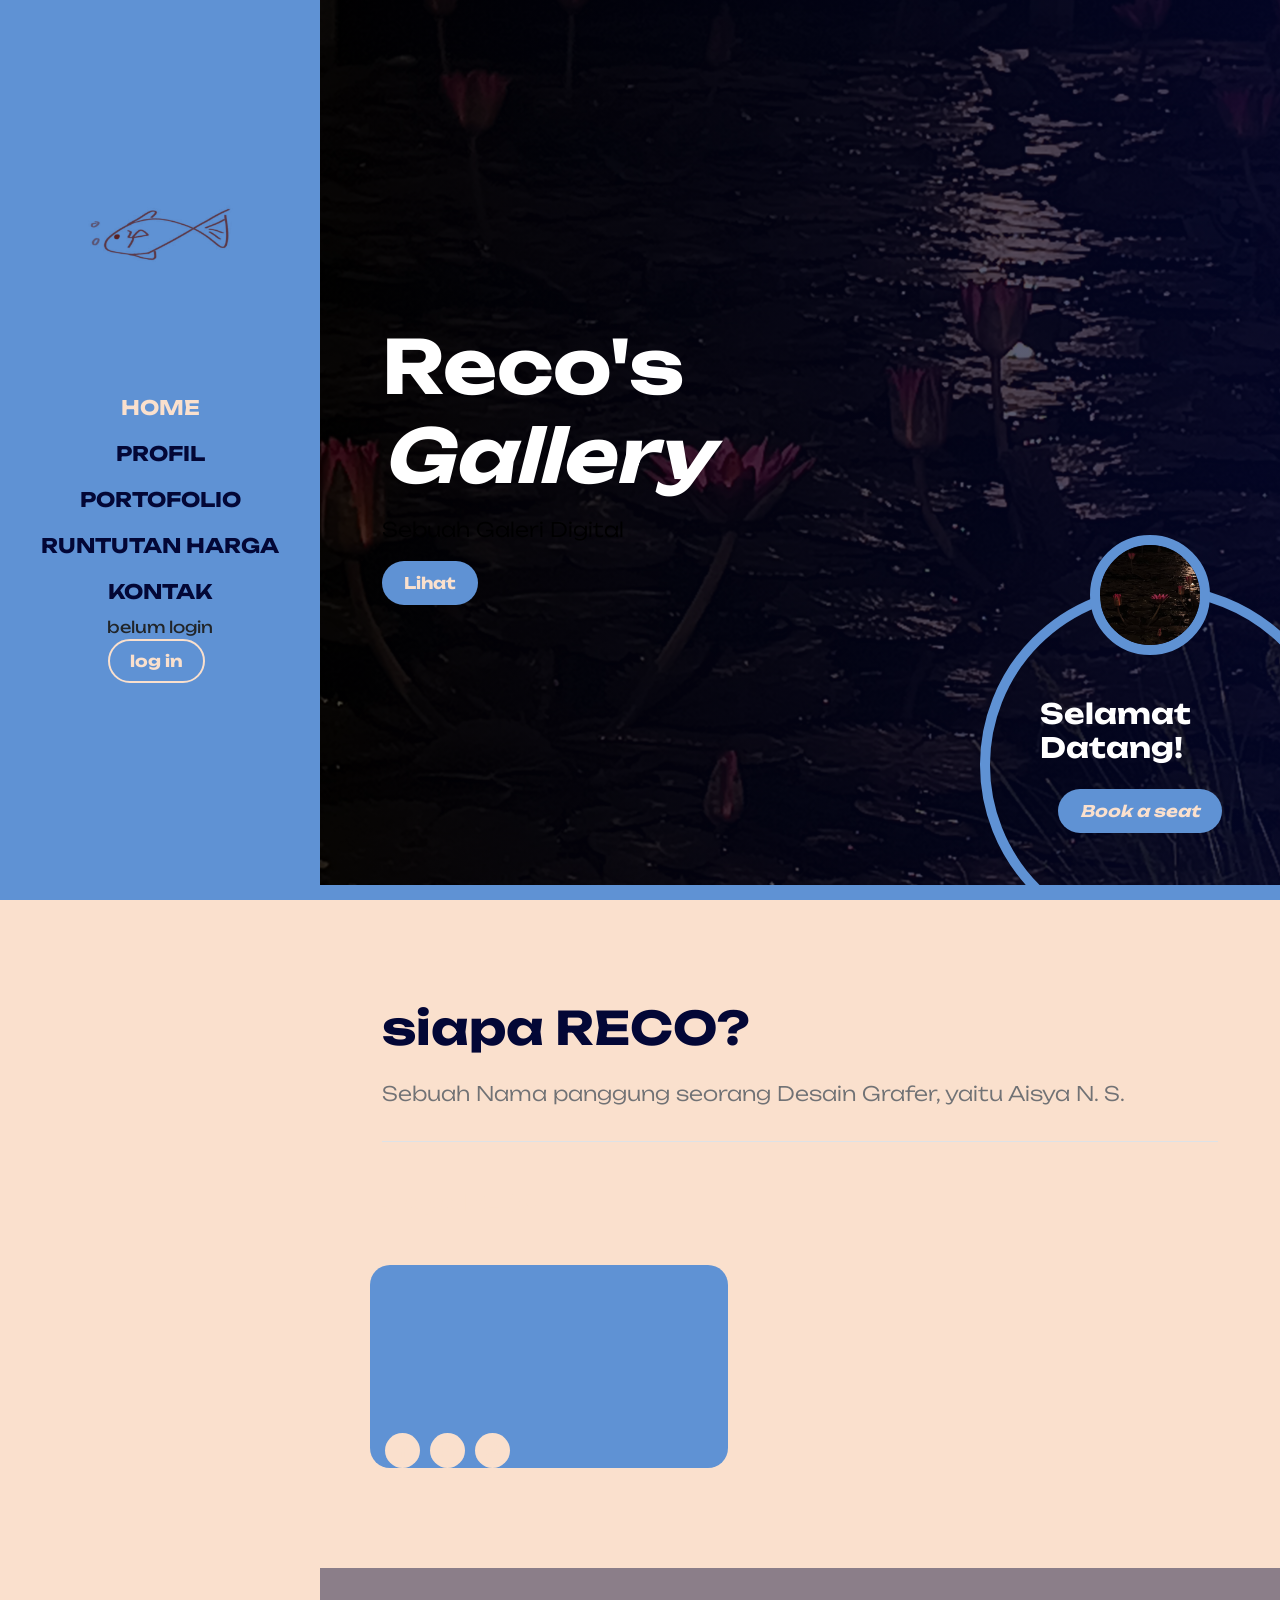
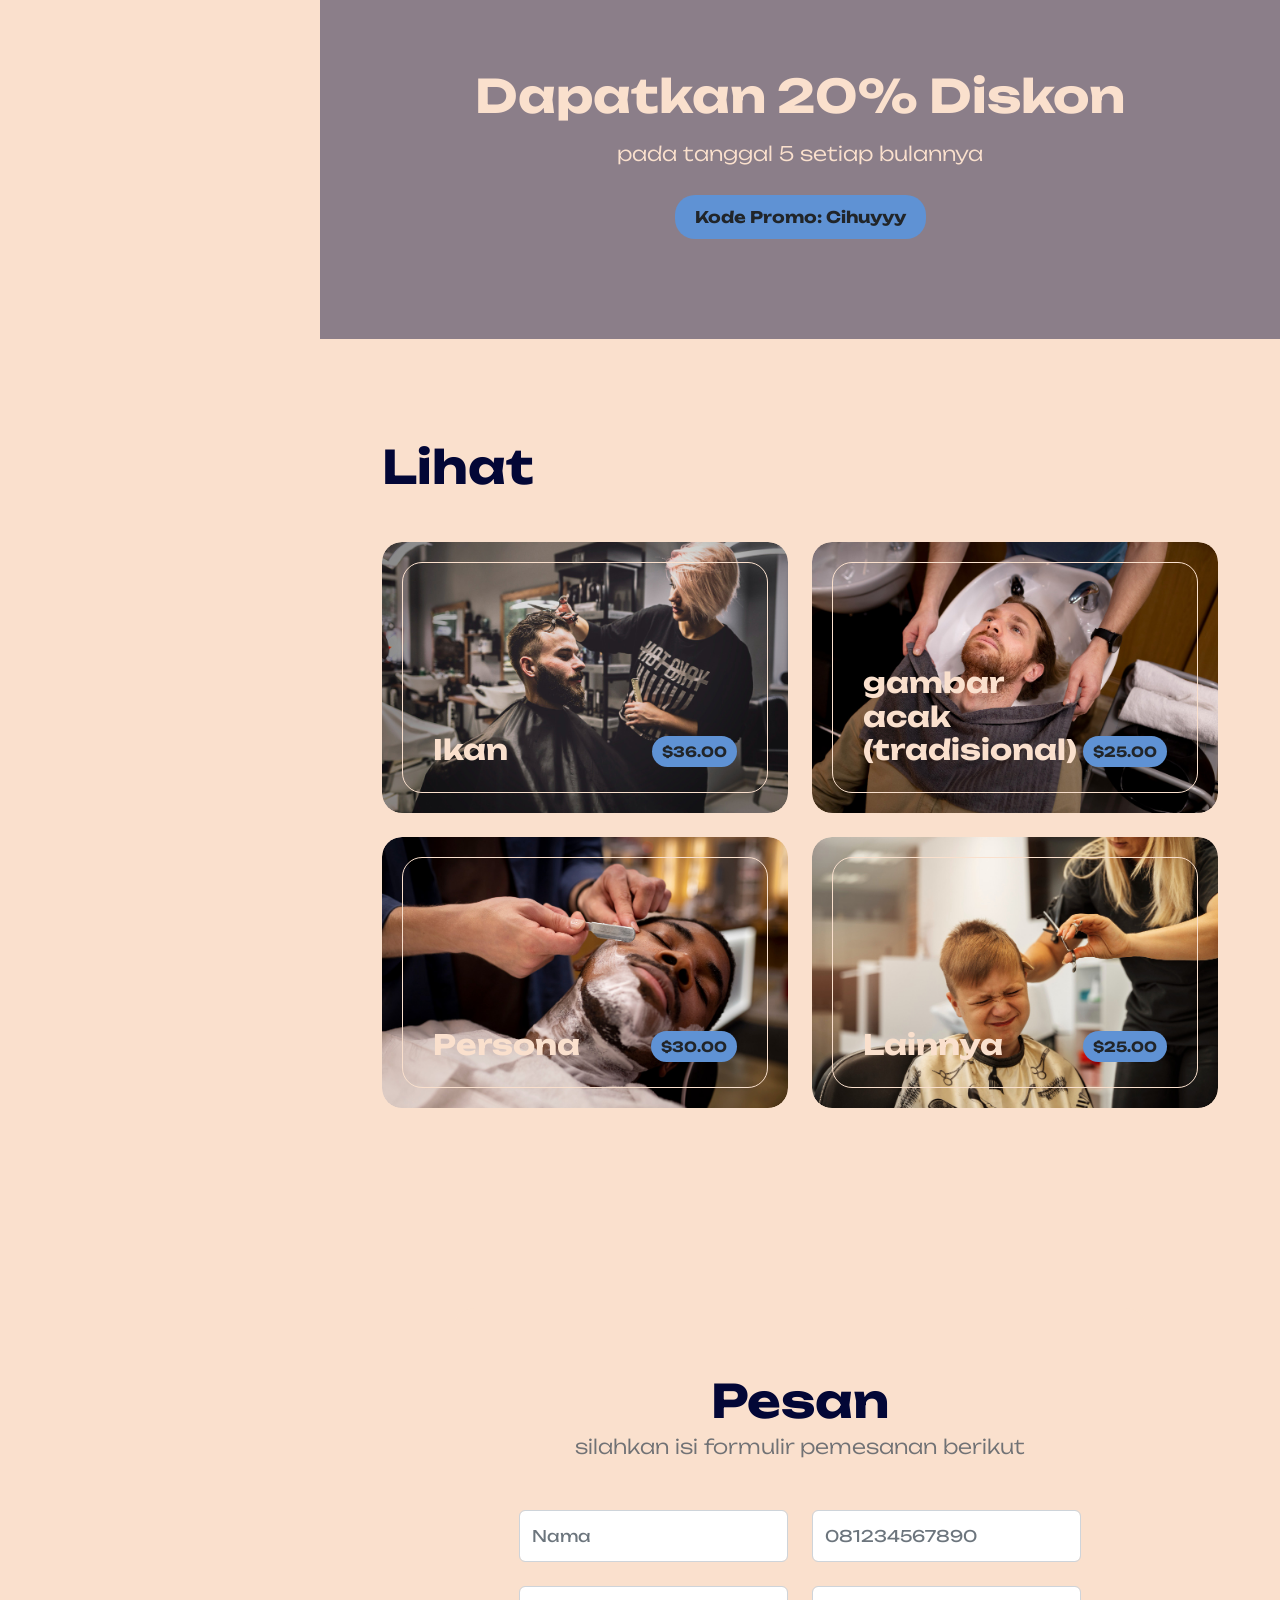
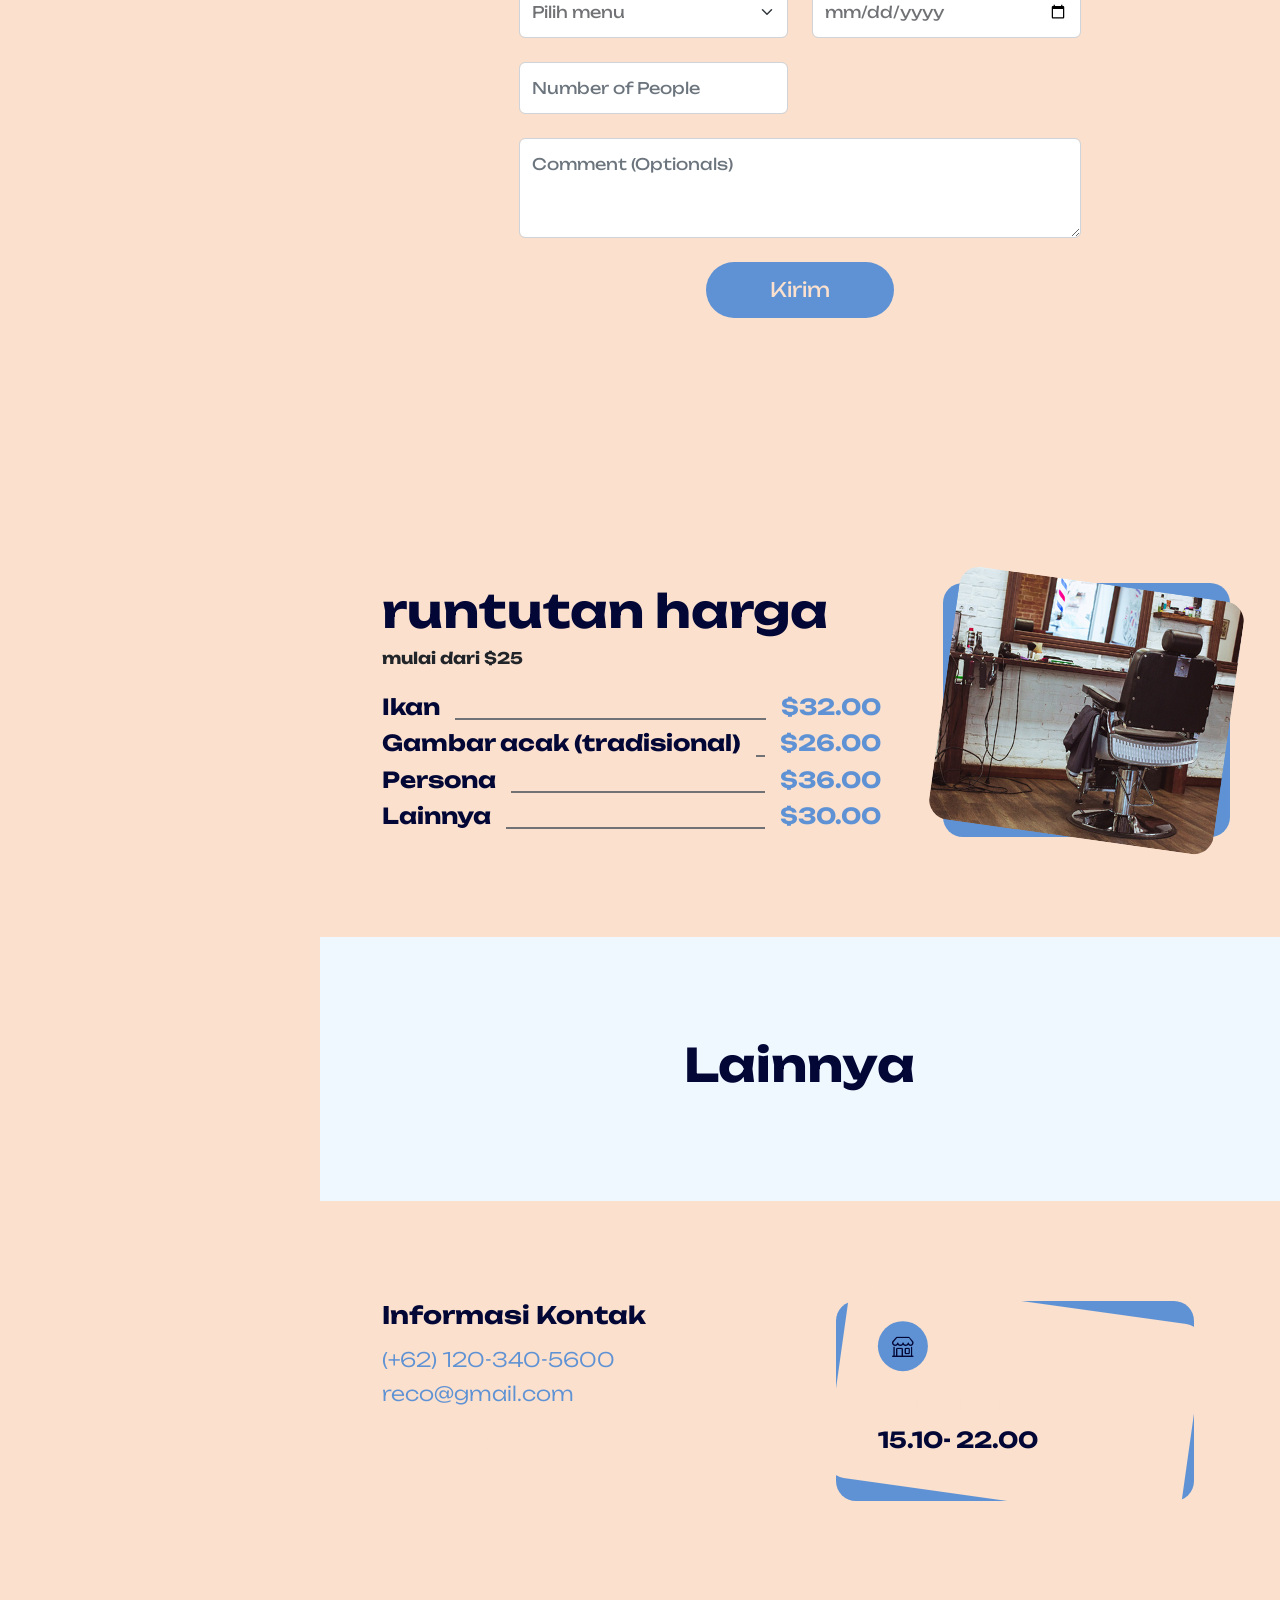
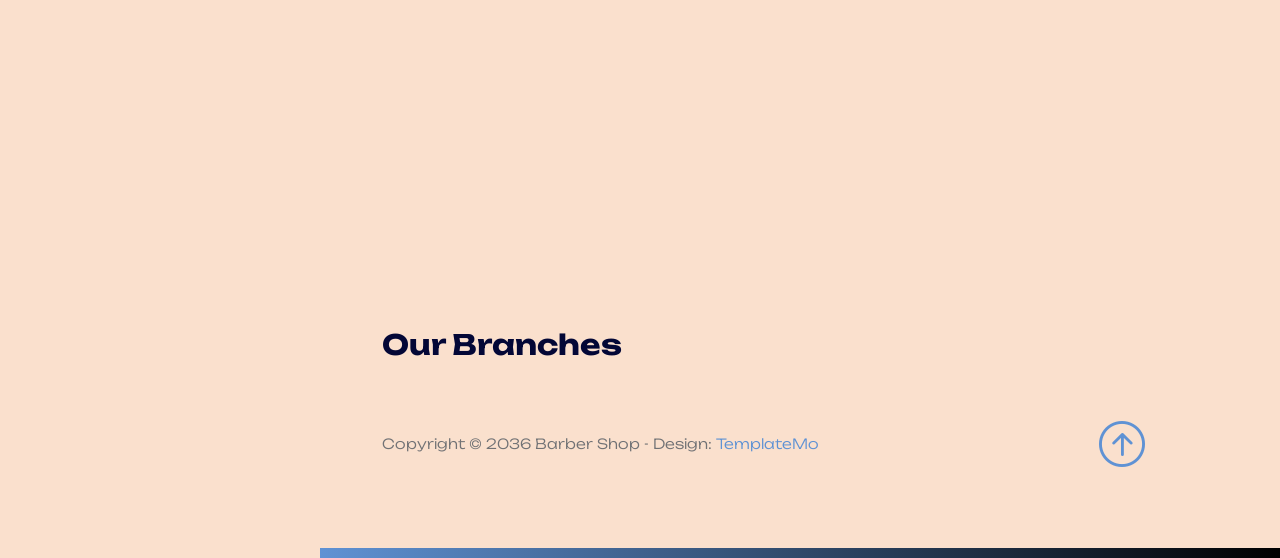
<file: index.html>
<!doctype html>
<html lang="en">
    <head>
        <meta charset="utf-8">
        <meta name="viewport" content="width=device-width, initial-scale=1">

        <meta name="description" content="">
        <meta name="author" content="">

        <title>Fisheu</title>

        <!-- CSS FILES -->        
        <link rel="preconnect" href="https://fonts.googleapis.com">
        
        <link rel="preconnect" href="https://fonts.gstatic.com" crossorigin>

        <link href="https://fonts.googleapis.com/css2?family=Unbounded:wght@300;500&display=swap" rel="stylesheet">

        <link href="css/bootstrap.min.css" rel="stylesheet">

        <link href="css/bootstrap-icons.css" rel="stylesheet">

        <link href="css/templatemo-barber-shop.css" rel="stylesheet">
<!--

TemplateMo 585 Barber Shop

https://templatemo.com/tm-585-barber-shop

-->
    </head>
    
    <body>

        <div class="container-fluid">
            <div class="row">

                <button class="navbar-toggler d-md-none collapsed" type="button" data-bs-toggle="collapse" data-bs-target="#sidebarMenu" aria-controls="sidebarMenu" aria-expanded="false" aria-label="Toggle navigation">
                    <span class="navbar-toggler-icon"></span>
                </button>

                <nav id="sidebarMenu" class="col-md-4 col-lg-3 d-md-block sidebar collapse p-0">

                    <div class="position-sticky sidebar-sticky d-flex flex-column justify-content-center align-items-center">
                        <a class="navbar-brand" href="index.html">
                            <img src="images/logo.png" class="logo-image img-fluid" align="">
                        </a>

                        <ul class="nav flex-column">
                            <li class="nav-item">
                                <a class="nav-link click-scroll" href="#section_1">Home</a>
                            </li>

                            <li class="nav-item">
                                <a class="nav-link click-scroll" href="#section_2">Profil</a>
                            </li>

                            <li class="nav-item">
                                <a class="nav-link click-scroll" href="#section_3">portofolio</a>
                            </li>

                            <li class="nav-item">
                                <a class="nav-link click-scroll" href="#section_4">runtutan harga</a>
                            </li>

                            <li class="nav-item">
                                <a class="nav-link click-scroll" href="#section_5">kontak</a>
                            </li>
                            <a id="userInfo">belum login</a>
                            <div id="authArea">
                            <a class="nav-cta btn custom-btn custom-border-btn custom-btn-bg-white smoothscroll me-2 mb-2" onclick="goLogin()">log in</a>
                            </div>
                        </ul>
                    </div>
                </nav>
                
                <div class="col-md-8 ms-sm-auto col-lg-9 p-0">
                    <section class="hero-section d-flex justify-content-center align-items-center" id="section_1">

                            <div class="container">
                                <div class="row">

                                    <div class="col-lg-8 col-12">
                                        <h1 class="text-white mb-lg-3 mb-4"><strong>Reco's <em>Gallery</em></strong></h1>
                                        <p class="text-black">Sebuah Galeri Digital</p>
                                        <a class="btn custom-btn smoothscroll mb-2" href="#section_3">Lihat</a>
                                    </div>
                                </div>
                            </div>

                            <div class="custom-block d-lg-flex flex-column justify-content-center align-items-center">
                                <img src="images/Teratai.jpg" class="custom-block-image img-fluid" alt="">

                                <h4><strong class="text-white">Selamat Datang!</strong></h4>

                                <a href="#booking-section" class="smoothscroll btn custom-btn custom-btn-italic mt-3">Book a seat</a>
                            </div>
                    </section>


                    <section class="about-section section-padding" id="section_2">
                        <div class="container">
                            <div class="row">

                                <div class="col-lg-12 col-12 mx-auto">
                                    <h2 class="mb-4">siapa RECO? </h2>

                                    <div class="border-bottom pb-3 mb-5">
                                        <p> Sebuah Nama panggung seorang Desain Grafer, yaitu Aisya N. S.</p>
                                    </div>
                                </div>

                                    <h6 class="mb-5">siapa RECO</h6>

                                        <div class="col-lg-5 col-12 custom-block-bg-overlay-wrap me-lg-5 mb-5 mb-lg-0">
                                            <iframe width="288" height="162" src="https://www.youtube.com/embed/5xoTObsGeTk?si=l2TNn5hFSMI9EbU2" title="YouTube video player" frameborder="0" allow="accelerometer; autoplay; clipboard-write; encrypted-media; gyroscope; picture-in-picture; web-share" referrerpolicy="strict-origin-when-cross-origin" allowfullscreen></iframe>
                                                <ul class="social-icon ms-auto">
                                                    <li class="social-icon-item">
                                                        <a href="#" class="social-icon-link bi-facebook">
                                                        </a>
                                                    </li>

                                                    <li class="social-icon-item">
                                                        <a href="#" class="social-icon-link bi-instagram">
                                                        </a>
                                                    </li>

                                                    <li class="social-icon-item">
                                                        <a href="#" class="social-icon-link bi-whatsapp">
                                                        </a>
                                                    </li>
                                                </ul>
                                        </div>

                            </div>
                        </div>
                    </section>

                    <section class="featured-section section-padding">
                        <div class="section-overlay"></div>

                        <div class="container">
                            <div class="row">

                                <div class="col-lg-10 col-12 mx-auto">
                                    <h2 class="mb-3">Dapatkan 20% Diskon</h2>

                                    <p>pada tanggal 5 setiap bulannya</p>

                                    <strong>Kode Promo: Cihuyyy</strong>
                                </div>

                            </div>
                        </div>
                    </section>


                    <section class="services-section section-padding" id="section_3">
                        <div class="container">
                            <div class="row">

                                <div class="col-lg-12 col-12">
                                    <h2 class="mb-5">Lihat</h2>
                                </div>

                                <div class="col-lg-6 col-12 mb-4">
                                    <div class="services-thumb">
                                        <img src="images/services/woman-cutting-hair-man-salon.jpg" class="services-image img-fluid" alt="">

                                        <div class="services-info d-flex align-items-end">
                                            <h4 class="mb-0">Ikan</h4>

                                            <strong class="services-thumb-price">$36.00</strong>
                                        </div>
                                    </div>
                                </div>

                                <div class="col-lg-6 col-12 mb-4">
                                    <div class="services-thumb">
                                        <img src="images/services/hairdresser-grooming-their-client.jpg" class="services-image img-fluid" alt="">

                                        <div class="services-info d-flex align-items-end">
                                            <h4 class="mb-0">gambar acak (tradisional)</h4>

                                            <strong class="services-thumb-price">$25.00</strong>
                                        </div>
                                    </div>
                                </div>

                                <div class="col-lg-6 col-12 mb-4 mb-lg-0">
                                    <div class="services-thumb">
                                        <img src="images/services/hairdresser-grooming-client.jpg" class="services-image img-fluid" alt="">

                                        <div class="services-info d-flex align-items-end">
                                            <h4 class="mb-0">Persona</h4>

                                            <strong class="services-thumb-price">$30.00</strong>
                                        </div>
                                    </div>
                                </div>

                                <div class="col-lg-6 col-12">
                                    <div class="services-thumb">
                                        <img src="images/services/boy-getting-haircut-salon-front-view.jpg" class="services-image img-fluid" alt="">

                                        <div class="services-info d-flex align-items-end">
                                            <h4 class="mb-0">Lainnya</h4>

                                            <strong class="services-thumb-price">$25.00</strong>
                                        </div>
                                    </div>
                                </div>

                            </div>
                        </div>
                    </section>

                    <section class="booking-section section-padding" id="booking-section">
                    <div class="container">
                        <div class="row">

                            <div class="col-lg-10 col-12 mx-auto">
                                <form action="#" method="post" class="custom-form booking-form" id="bb-booking-form" role="form">
                                    <div class="text-center mb-5">
                                        <h2 class="mb-1">Pesan</h2>

                                        <p>silahkan isi formulir pemesanan berikut</p>
                                    </div>

                                    <div class="booking-form-body">
                                        <div class="row">

                                            <div class="col-lg-6 col-12">
                                                <input type="text" name="bb-name" id="bb-name" class="form-control" placeholder="Nama" required>
                                            </div>

                                            <div class="col-lg-6 col-12">
                                                <input type="tel" class="form-control" name="bb-phone" placeholder="081234567890" pattern="[0-9]{12}" required="">
                                            </div>
                                            <div class="col-lg-6 col-12">
                                                <select class="form-select form-control" name="bb-branch" id="bb-branch" aria-label="Default select example">
                                                    <option selected="">Pilih menu</option>
                                                    <option value="Ikan">Ikan</option>
                                                    <option value="gambar random">Random</option>
                                                    <option value="persona">Persona</option>
                                                    <option value="others">Lainnya</option>
                                                </select>

                                            </div>
                                            <div class="col-lg-6 col-12">
                                                <input type="date" name="bb-date" id="bb-date" class="form-control" placeholder="Date" required>
                                            </div>

                                            <div class="col-lg-6 col-12">
                                                <input type="number" name="bb-number" id="bb-number" class="form-control" placeholder="Number of People" required>
                                            </div>
                                        </div>

                                        <textarea name="bb-message" rows="3" class="form-control" id="bb-message" placeholder="Comment (Optionals)"></textarea>

                                        <div class="col-lg-4 col-md-10 col-8 mx-auto">
                                            <button type="submit" class="form-control">Kirim</button>
                                        </div>
                                    </div>
                                </form>
                        </div>
                    </div>
                </section>


                    <section class="price-list-section section-padding" id="section_4">
                        <div class="container">
                            <div class="row">

                                <div class="col-lg-8 col-12">
                                    <div class="price-list-thumb-wrap">
                                        <div class="mb-4">
                                            <h2 class="mb-2">runtutan harga</h2>

                                            <strong>mulai dari $25</strong>
                                        </div>

                                        <div class="price-list-thumb">
                                            <h6 class="d-flex">
                                                Ikan
                                                <span class="price-list-thumb-divider"></span>

                                                <strong>$32.00</strong>
                                            </h6>
                                        </div>

                                        <div class="price-list-thumb">
                                            <h6 class="d-flex">
                                                Gambar acak (tradisional) 
                                                <span class="price-list-thumb-divider"></span>

                                                <strong>$26.00</strong>
                                            </h6>
                                        </div>

                                        <div class="price-list-thumb">
                                            <h6 class="d-flex">
                                                Persona
                                                <span class="price-list-thumb-divider"></span>

                                                <strong>$36.00</strong>
                                            </h6>
                                        </div>

                                        <div class="price-list-thumb">
                                            <h6 class="d-flex">
                                                Lainnya
                                                <span class="price-list-thumb-divider"></span>

                                                <strong>$30.00</strong>
                                            </h6>
                                        </div>
                                    </div>
                                </div>

                                <div class="col-lg-4 col-12 custom-block-bg-overlay-wrap mt-5 mb-5 mb-lg-0 mt-lg-0 pt-3 pt-lg-0">
                                    <img src="images/vintage-chair-barbershop.jpg" class="custom-block-bg-overlay-image img-fluid" alt="">
                                </div>

                            </div>
                        </div>
                    </section>


                <section class="contact-section" id="section_5">
                    <div class="section-padding section-bg">
                        <div class="container">
                            <div class="row">   

                                <div class="col-lg-8 col-12 mx-auto">
                                    <h2 class="text-center">Lainnya</h2>
                                </div>
                            </div>
                        </div>
                    </div>

                    <div class="section-padding">
                        <div class="container">
                            <div class="row">

                                <div class="col-lg-6 col-12">
                                    <h5 class="mb-3"><strong>Informasi</strong> Kontak</h5>

                                    <p class="text-white d-flex mb-1">
                                        <a href="tel: 120-240-3600" class="site-footer-link">
                                            (+62) 
                                            120-340-5600
                                        </a>
                                    </p>

                                    <p class="text-white d-flex">
                                        <a href="mailto:info@yourgmail.com" class="site-footer-link">
                                            reco@gmail.com
                                        </a>
                                    </p>

                                    <ul class="social-icon">
                                        <li class="social-icon-item">
                                            <a href="#" class="social-icon-link bi-facebook">
                                            </a>
                                        </li>
            
                                        <li class="social-icon-item">
                                            <a href="#" class="social-icon-link bi-twitter">
                                            </a>
                                        </li>
            
                                        <li class="social-icon-item">
                                            <a href="#" class="social-icon-link bi-instagram">
                                            </a>
                                        </li>

                                        <li class="social-icon-item">
                                            <a href="#" class="social-icon-link bi-youtube">
                                            </a>
                                        </li>

                                        <li class="social-icon-item">
                                            <a href="#" class="social-icon-link bi-whatsapp">
                                            </a>
                                        </li>
                                    </ul>
                                </div>

                                <div class="col-lg-5 col-12 contact-block-wrap mt-5 mt-lg-0 pt-4 pt-lg-0 mx-auto">
                                    <div class="contact-block">
                                        <h6 class="mb-0">
                                            <i class="custom-icon bi-shop me-3"></i>

                                            <strong>Buka pada</strong>

                                            <span class="ms-auto">15.10- 22.00</span>
                                        </h6>
                                    </div>
                                </div>

                                <div class="col-lg-12 col-12 mx-auto mt-5 pt-5">
                                    <iframe src="https://www.google.com/maps/embed?pb=!1m18!1m12!1m3!1d492.9582329185618!2d110.39428683505054!3d-7.800197336411481!2m3!1f0!2f0!3f0!3m2!1i1024!2i768!4f13.1!3m3!1m2!1s0x2e7a57669d43fe55%3A0x75fae1bb400d4da5!2sSMA%20Negeri%208%20Yogyakarta!5e0!3m2!1sid!2sid!4v1779688775842!5m2!1sid!2sid" width="300" height="225" style="border:0;" allowfullscreen="" loading="lazy" referrerpolicy="no-referrer-when-downgrade"></iframe>
                            </div>
                        </div>
                    </div>
                </section>

                <footer class="site-footer">
                    <div class="container">
                        <div class="row">

                            <div class="col-lg-12 col-12">
                                <h4 class="site-footer-title mb-4">Our Branches</h4>
                            </div>
                        </div>
                    </div>

                    <div class="site-footer-bottom">
                        <div class="container">
                            <div class="row align-items-center">

                                <div class="col-lg-8 col-12 mt-4">
                                    <p class="copyright-text mb-0">Copyright © 2036 Barber Shop 
                                    - Design: <a href="https://templatemo.com" rel="nofollow" target="_blank">TemplateMo</a></p>
                                </div>

                                <div class="col-lg-2 col-md-3 col-3 mt-lg-4 ms-auto">
                                    <a href="#section_1" class="back-top-icon smoothscroll" title="Back Top">
                                        <i class="bi-arrow-up-circle"></i>
                                    </a>
                                </div>

                            </div>
                        </div>
                    </div>
                </footer>
            </div>

        <!-- JAVASCRIPT FILES -->
        <script src="js/jquery.min.js"></script>
        <script src="js/bootstrap.min.js"></script>
        <script src="js/click-scroll.js"></script>
        <script src="js/custom.js"></script>
        <script src="login/js/welcome.js"></script>

    </body>
</html>
</file>
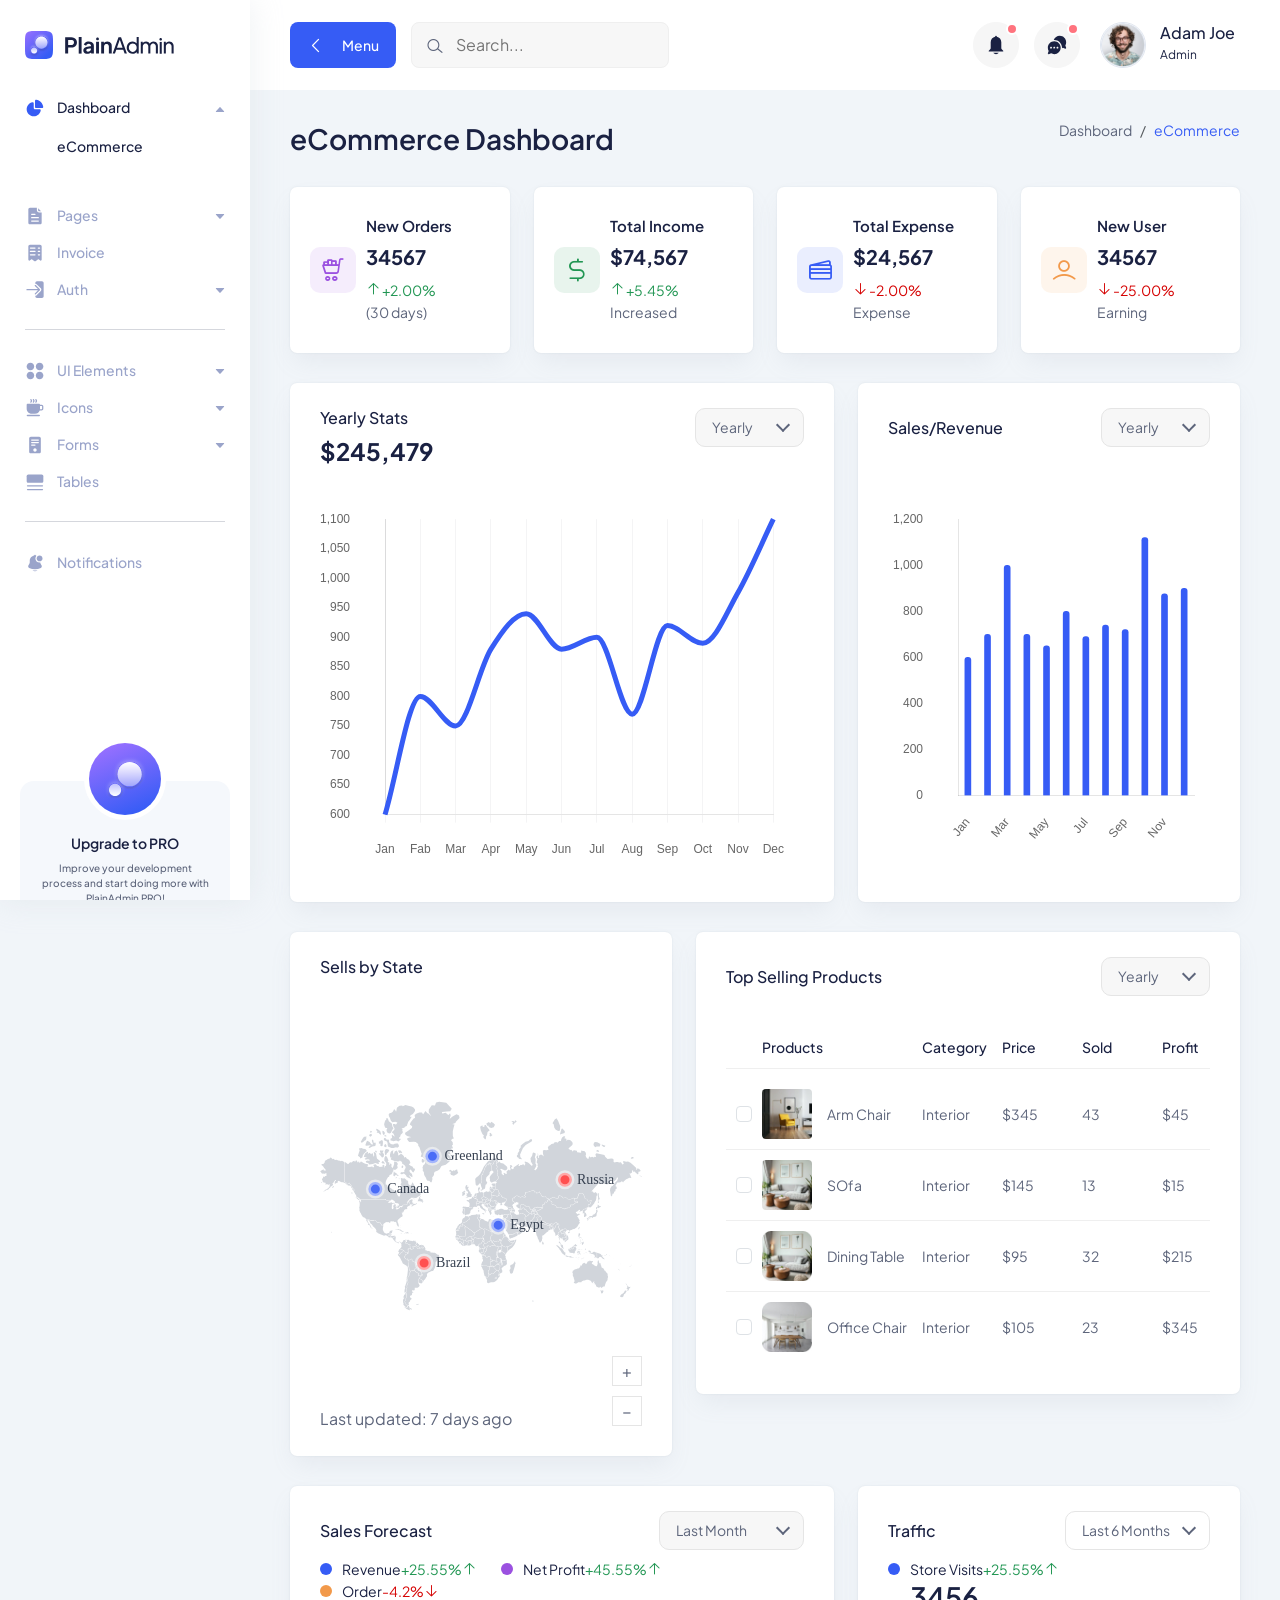
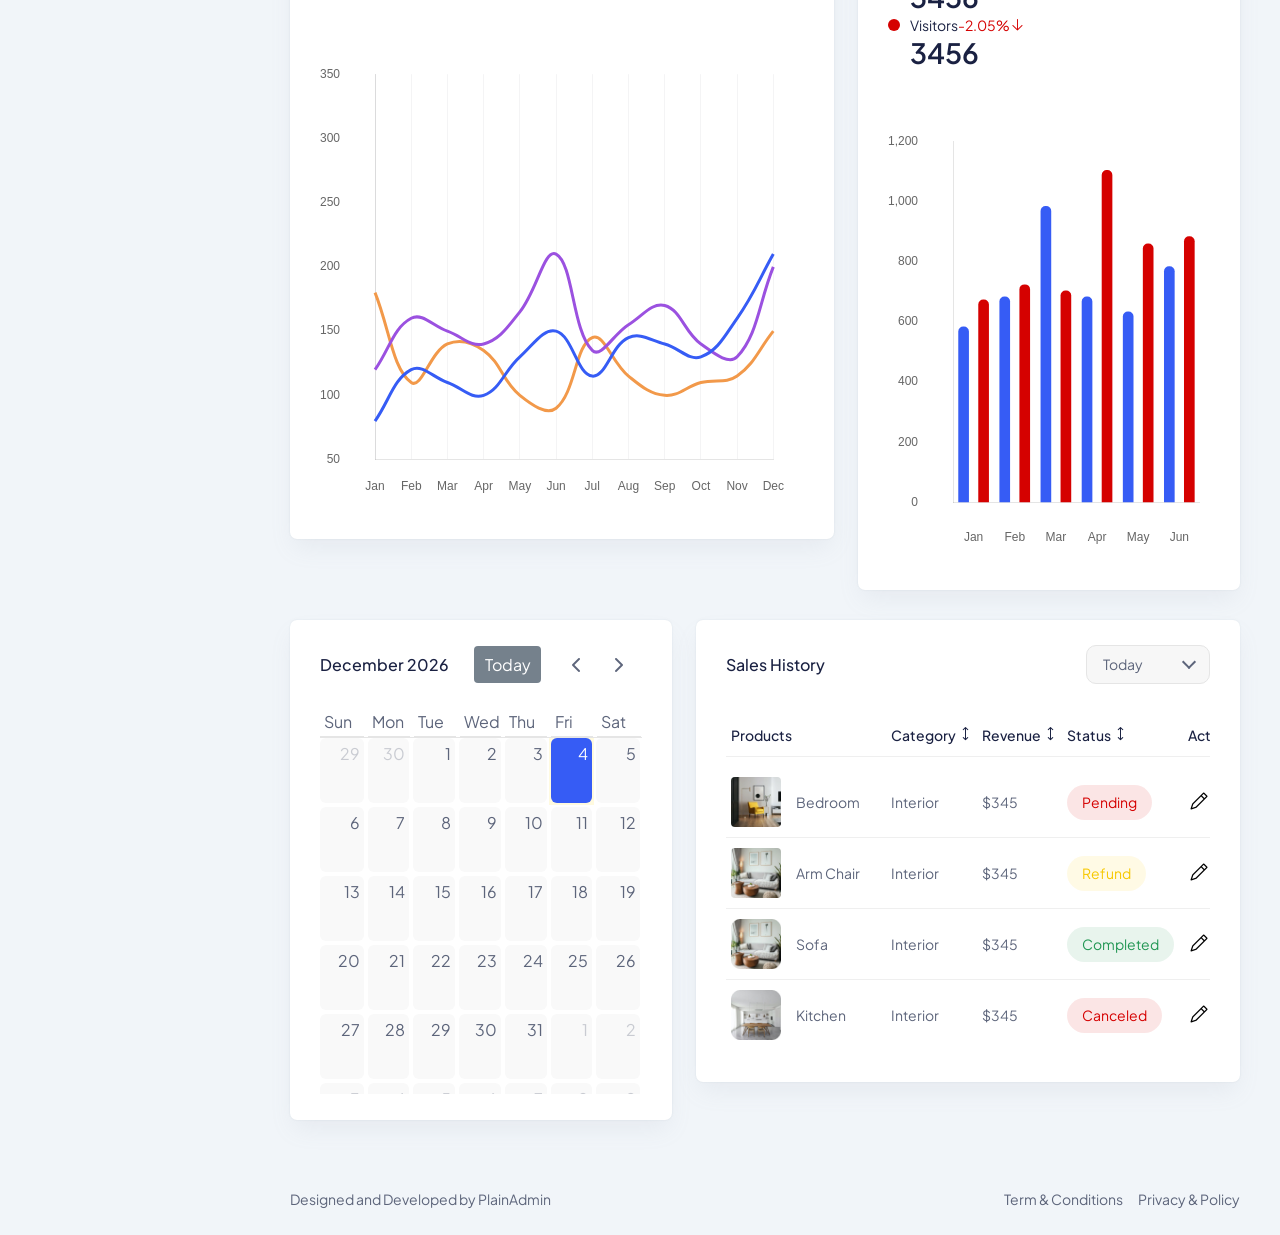
<file: admin/index.html>
<!DOCTYPE html>
<html lang="en">
  <head>
    <meta charset="UTF-8" />
    <meta http-equiv="X-UA-Compatible" content="IE=edge" />
    <meta name="viewport" content="width=device-width, initial-scale=1.0" />
    <link rel="shortcut icon" href="assets/images/favicon.svg" type="image/x-icon" />
    <title>PlainAdmin Demo | Bootstrap 5 Admin Template</title>

    <!-- ========== All CSS files linkup ========= -->
    <link rel="stylesheet" href="assets/css/bootstrap.min.css" />
    <link rel="stylesheet" href="assets/css/lineicons.css" rel="stylesheet" type="text/css" />
    <link rel="stylesheet" href="assets/css/materialdesignicons.min.css" rel="stylesheet" type="text/css" />
    <link rel="stylesheet" href="assets/css/fullcalendar.css" />
    <link rel="stylesheet" href="assets/css/fullcalendar.css" />
    <link rel="stylesheet" href="assets/css/main.css" />
  </head>
  <body>
    <!-- ======== Preloader =========== -->
    <div id="preloader">
      <div class="spinner"></div>
    </div>
    <!-- ======== Preloader =========== -->

    <!-- ======== sidebar-nav start =========== -->
    <aside class="sidebar-nav-wrapper">
      <div class="navbar-logo">
        <a href="index.html">
          <img src="assets/images/logo/logo.svg" alt="logo" />
        </a>
      </div>
      <nav class="sidebar-nav">
        <ul>
          <li class="nav-item nav-item-has-children">
            <a
              href="#0"
              data-bs-toggle="collapse"
              data-bs-target="#ddmenu_1"
              aria-controls="ddmenu_1"
              aria-expanded="false"
              aria-label="Toggle navigation"
            >
              <span class="icon">
                <svg width="20" height="20" viewBox="0 0 20 20" fill="none" xmlns="http://www.w3.org/2000/svg">
                  <path
                    d="M8.74999 18.3333C12.2376 18.3333 15.1364 15.8128 15.7244 12.4941C15.8448 11.8143 15.2737 11.25 14.5833 11.25H9.99999C9.30966 11.25 8.74999 10.6903 8.74999 10V5.41666C8.74999 4.7263 8.18563 4.15512 7.50586 4.27556C4.18711 4.86357 1.66666 7.76243 1.66666 11.25C1.66666 15.162 4.83797 18.3333 8.74999 18.3333Z" />
                  <path
                    d="M17.0833 10C17.7737 10 18.3432 9.43708 18.2408 8.75433C17.7005 5.14918 14.8508 2.29947 11.2457 1.75912C10.5629 1.6568 10 2.2263 10 2.91665V9.16666C10 9.62691 10.3731 10 10.8333 10H17.0833Z" />
                </svg>
              </span>
              <span class="text">Dashboard</span>
            </a>
            <ul id="ddmenu_1" class="collapse show dropdown-nav">
              <li>
                <a href="index.html" class="active"> eCommerce </a>
              </li>
            </ul>
          </li>
          <li class="nav-item nav-item-has-children">
            <a
              href="#0"
              class="collapsed"
              data-bs-toggle="collapse"
              data-bs-target="#ddmenu_2"
              aria-controls="ddmenu_2"
              aria-expanded="false"
              aria-label="Toggle navigation"
            >
              <span class="icon">
                <svg width="20" height="20" viewBox="0 0 20 20" fill="none" xmlns="http://www.w3.org/2000/svg">
                  <path
                    d="M11.8097 1.66667C11.8315 1.66667 11.8533 1.6671 11.875 1.66796V4.16667C11.875 5.43232 12.901 6.45834 14.1667 6.45834H16.6654C16.6663 6.48007 16.6667 6.50186 16.6667 6.5237V16.6667C16.6667 17.5872 15.9205 18.3333 15 18.3333H5.00001C4.07954 18.3333 3.33334 17.5872 3.33334 16.6667V3.33334C3.33334 2.41286 4.07954 1.66667 5.00001 1.66667H11.8097ZM6.66668 7.70834C6.3215 7.70834 6.04168 7.98816 6.04168 8.33334C6.04168 8.67851 6.3215 8.95834 6.66668 8.95834H10C10.3452 8.95834 10.625 8.67851 10.625 8.33334C10.625 7.98816 10.3452 7.70834 10 7.70834H6.66668ZM6.04168 11.6667C6.04168 12.0118 6.3215 12.2917 6.66668 12.2917H13.3333C13.6785 12.2917 13.9583 12.0118 13.9583 11.6667C13.9583 11.3215 13.6785 11.0417 13.3333 11.0417H6.66668C6.3215 11.0417 6.04168 11.3215 6.04168 11.6667ZM6.66668 14.375C6.3215 14.375 6.04168 14.6548 6.04168 15C6.04168 15.3452 6.3215 15.625 6.66668 15.625H13.3333C13.6785 15.625 13.9583 15.3452 13.9583 15C13.9583 14.6548 13.6785 14.375 13.3333 14.375H6.66668Z" />
                  <path
                    d="M13.125 2.29167L16.0417 5.20834H14.1667C13.5913 5.20834 13.125 4.74197 13.125 4.16667V2.29167Z" />
                </svg>
              </span>
              <span class="text">Pages</span>
            </a>
            <ul id="ddmenu_2" class="collapse dropdown-nav">
              <li>
                <a href="settings.html"> Settings </a>
              </li>
              <li>
                <a href="blank-page.html"> Blank Page </a>
              </li>
            </ul>
          </li>
          <li class="nav-item">
            <a href="invoice.html">
              <span class="icon">
                <svg width="20" height="20" viewBox="0 0 20 20" fill="none" xmlns="http://www.w3.org/2000/svg">
                  <path
                    d="M3.33334 3.35442C3.33334 2.4223 4.07954 1.66666 5.00001 1.66666H15C15.9205 1.66666 16.6667 2.4223 16.6667 3.35442V16.8565C16.6667 17.5519 15.8827 17.9489 15.3333 17.5317L13.8333 16.3924C13.537 16.1673 13.1297 16.1673 12.8333 16.3924L10.5 18.1646C10.2037 18.3896 9.79634 18.3896 9.50001 18.1646L7.16668 16.3924C6.87038 16.1673 6.46298 16.1673 6.16668 16.3924L4.66668 17.5317C4.11731 17.9489 3.33334 17.5519 3.33334 16.8565V3.35442ZM4.79168 5.04218C4.79168 5.39173 5.0715 5.6751 5.41668 5.6751H10C10.3452 5.6751 10.625 5.39173 10.625 5.04218C10.625 4.69264 10.3452 4.40927 10 4.40927H5.41668C5.0715 4.40927 4.79168 4.69264 4.79168 5.04218ZM5.41668 7.7848C5.0715 7.7848 4.79168 8.06817 4.79168 8.41774C4.79168 8.76724 5.0715 9.05066 5.41668 9.05066H10C10.3452 9.05066 10.625 8.76724 10.625 8.41774C10.625 8.06817 10.3452 7.7848 10 7.7848H5.41668ZM4.79168 11.7932C4.79168 12.1428 5.0715 12.4262 5.41668 12.4262H10C10.3452 12.4262 10.625 12.1428 10.625 11.7932C10.625 11.4437 10.3452 11.1603 10 11.1603H5.41668C5.0715 11.1603 4.79168 11.4437 4.79168 11.7932ZM13.3333 4.40927C12.9882 4.40927 12.7083 4.69264 12.7083 5.04218C12.7083 5.39173 12.9882 5.6751 13.3333 5.6751H14.5833C14.9285 5.6751 15.2083 5.39173 15.2083 5.04218C15.2083 4.69264 14.9285 4.40927 14.5833 4.40927H13.3333ZM12.7083 8.41774C12.7083 8.76724 12.9882 9.05066 13.3333 9.05066H14.5833C14.9285 9.05066 15.2083 8.76724 15.2083 8.41774C15.2083 8.06817 14.9285 7.7848 14.5833 7.7848H13.3333C12.9882 7.7848 12.7083 8.06817 12.7083 8.41774ZM13.3333 11.1603C12.9882 11.1603 12.7083 11.4437 12.7083 11.7932C12.7083 12.1428 12.9882 12.4262 13.3333 12.4262H14.5833C14.9285 12.4262 15.2083 12.1428 15.2083 11.7932C15.2083 11.4437 14.9285 11.1603 14.5833 11.1603H13.3333Z" />
                </svg>
              </span>
              <span class="text">Invoice</span>
            </a>
          </li>
          <li class="nav-item nav-item-has-children">
            <a
              href="#0"
              class="collapsed"
              data-bs-toggle="collapse"
              data-bs-target="#ddmenu_3"
              aria-controls="ddmenu_3"
              aria-expanded="false"
              aria-label="Toggle navigation"
            >
              <span class="icon">
                <svg width="20" height="20" viewBox="0 0 20 20" fill="none" xmlns="http://www.w3.org/2000/svg">
                  <path
                    d="M14.9211 10.1294C15.1652 9.88534 15.1652 9.48967 14.9211 9.24559L10.7544 5.0789C10.5103 4.83482 10.1147 4.83482 9.87057 5.0789C9.62649 5.32297 9.62649 5.71871 9.87057 5.96278L12.9702 9.06251H1.97916C1.63398 9.06251 1.35416 9.34234 1.35416 9.68751C1.35416 10.0327 1.63398 10.3125 1.97916 10.3125H12.9702L9.87057 13.4123C9.62649 13.6563 9.62649 14.052 9.87057 14.2961C10.1147 14.5402 10.5103 14.5402 10.7544 14.2961L14.9211 10.1294Z" />
                  <path
                    d="M11.6383 15.18L15.805 11.0133C16.5373 10.2811 16.5373 9.09391 15.805 8.36166L11.6383 4.195C11.2722 3.82888 10.7923 3.64582 10.3125 3.64582V3.02082C10.3125 2.10035 11.0587 1.35416 11.9792 1.35416H16.9792C17.8997 1.35416 18.6458 2.10035 18.6458 3.02082V16.3542C18.6458 17.2747 17.8997 18.0208 16.9792 18.0208H11.9792C11.0587 18.0208 10.3125 17.2747 10.3125 16.3542V15.7292C10.7923 15.7292 11.2722 15.5461 11.6383 15.18Z" />
                </svg>
              </span>
              <span class="text">Auth</span>
            </a>
            <ul id="ddmenu_3" class="collapse dropdown-nav">
              <li>
                <a href="signin.html"> Sign In </a>
              </li>
              <li>
                <a href="signup.html"> Sign Up </a>
              </li>
            </ul>
          </li>
          <span class="divider"><hr /></span>
          <li class="nav-item nav-item-has-children">
            <a
              href="#0"
              class="collapsed"
              data-bs-toggle="collapse"
              data-bs-target="#ddmenu_4"
              aria-controls="ddmenu_4"
              aria-expanded="false"
              aria-label="Toggle navigation"
            >
              <span class="icon">
                <svg width="20" height="20" viewBox="0 0 20 20" fill="none" xmlns="http://www.w3.org/2000/svg">
                  <path
                    d="M1.66666 5.41669C1.66666 3.34562 3.34559 1.66669 5.41666 1.66669C7.48772 1.66669 9.16666 3.34562 9.16666 5.41669C9.16666 7.48775 7.48772 9.16669 5.41666 9.16669C3.34559 9.16669 1.66666 7.48775 1.66666 5.41669Z" />
                  <path
                    d="M1.66666 14.5834C1.66666 12.5123 3.34559 10.8334 5.41666 10.8334C7.48772 10.8334 9.16666 12.5123 9.16666 14.5834C9.16666 16.6545 7.48772 18.3334 5.41666 18.3334C3.34559 18.3334 1.66666 16.6545 1.66666 14.5834Z" />
                  <path
                    d="M10.8333 5.41669C10.8333 3.34562 12.5123 1.66669 14.5833 1.66669C16.6544 1.66669 18.3333 3.34562 18.3333 5.41669C18.3333 7.48775 16.6544 9.16669 14.5833 9.16669C12.5123 9.16669 10.8333 7.48775 10.8333 5.41669Z" />
                  <path
                    d="M10.8333 14.5834C10.8333 12.5123 12.5123 10.8334 14.5833 10.8334C16.6544 10.8334 18.3333 12.5123 18.3333 14.5834C18.3333 16.6545 16.6544 18.3334 14.5833 18.3334C12.5123 18.3334 10.8333 16.6545 10.8333 14.5834Z" />
                </svg>
              </span>
              <span class="text">UI Elements </span>
            </a>
            <ul id="ddmenu_4" class="collapse dropdown-nav">
              <li>
                <a href="alerts.html"> Alerts </a>
              </li>
              <li>
                <a href="buttons.html"> Buttons </a>
              </li>
              <li>
                <a href="cards.html"> Cards </a>
              </li>
              <li>
                <a href="typography.html"> Typography </a>
              </li>
            </ul>
          </li>
          <li class="nav-item nav-item-has-children">
            <a
              href="#0"
              class="collapsed"
              data-bs-toggle="collapse"
              data-bs-target="#ddmenu_55"
              aria-controls="ddmenu_55"
              aria-expanded="false"
              aria-label="Toggle navigation"
            >
              <span class="icon">
                <svg width="20" height="20" viewBox="0 0 20 20" fill="none" xmlns="http://www.w3.org/2000/svg">
                  <path
                    d="M5.48663 1.1466C5.77383 0.955131 6.16188 1.03274 6.35335 1.31994L6.87852 2.10769C7.20508 2.59755 7.20508 3.23571 6.87852 3.72556L6.35335 4.51331C6.16188 4.80052 5.77383 4.87813 5.48663 4.68666C5.19943 4.49519 5.12182 4.10715 5.31328 3.81994L5.83845 3.03219C5.88511 2.96221 5.88511 2.87105 5.83845 2.80106L5.31328 2.01331C5.12182 1.72611 5.19943 1.33806 5.48663 1.1466Z" />
                  <path
                    d="M2.49999 5.83331C2.03976 5.83331 1.66666 6.2064 1.66666 6.66665V10.8333C1.66666 13.5948 3.90523 15.8333 6.66666 15.8333H9.99999C12.1856 15.8333 14.0436 14.431 14.7235 12.4772C14.8134 12.4922 14.9058 12.5 15 12.5H16.6667C17.5872 12.5 18.3333 11.7538 18.3333 10.8333V8.33331C18.3333 7.41284 17.5872 6.66665 16.6667 6.66665H15C15 6.2064 14.6269 5.83331 14.1667 5.83331H2.49999ZM14.9829 11.2496C14.9942 11.1123 15 10.9735 15 10.8333V7.91665H16.6667C16.8967 7.91665 17.0833 8.10319 17.0833 8.33331V10.8333C17.0833 11.0634 16.8967 11.25 16.6667 11.25H15L14.9898 11.2498L14.9829 11.2496Z" />
                  <path
                    d="M8.85332 1.31994C8.6619 1.03274 8.27383 0.955131 7.98663 1.1466C7.69943 1.33806 7.62182 1.72611 7.81328 2.01331L8.33848 2.80106C8.38507 2.87105 8.38507 2.96221 8.33848 3.03219L7.81328 3.81994C7.62182 4.10715 7.69943 4.49519 7.98663 4.68666C8.27383 4.87813 8.6619 4.80052 8.85332 4.51331L9.37848 3.72556C9.70507 3.23571 9.70507 2.59755 9.37848 2.10769L8.85332 1.31994Z" />
                  <path
                    d="M10.4867 1.1466C10.7738 0.955131 11.1619 1.03274 11.3533 1.31994L11.8785 2.10769C12.2051 2.59755 12.2051 3.23571 11.8785 3.72556L11.3533 4.51331C11.1619 4.80052 10.7738 4.87813 10.4867 4.68666C10.1994 4.49519 10.1218 4.10715 10.3133 3.81994L10.8385 3.03219C10.8851 2.96221 10.8851 2.87105 10.8385 2.80106L10.3133 2.01331C10.1218 1.72611 10.1994 1.33806 10.4867 1.1466Z" />
                  <path
                    d="M2.49999 16.6667C2.03976 16.6667 1.66666 17.0398 1.66666 17.5C1.66666 17.9602 2.03976 18.3334 2.49999 18.3334H14.1667C14.6269 18.3334 15 17.9602 15 17.5C15 17.0398 14.6269 16.6667 14.1667 16.6667H2.49999Z" />
                </svg>
              </span>
              <span class="text">Icons</span>
            </a>
            <ul id="ddmenu_55" class="collapse dropdown-nav">
              <li>
                <a href="icons.html"> LineIcons </a>
              </li>
              <li>
                <a href="mdi-icons.html"> MDI Icons </a>
              </li>
            </ul>
          </li>
          <li class="nav-item nav-item-has-children">
            <a
              href="#0"
              class="collapsed"
              data-bs-toggle="collapse"
              data-bs-target="#ddmenu_5"
              aria-controls="ddmenu_5"
              aria-expanded="false"
              aria-label="Toggle navigation"
            >
              <span class="icon">
                <svg width="20" height="20" viewBox="0 0 20 20" fill="none" xmlns="http://www.w3.org/2000/svg">
                  <path
                    d="M4.16666 3.33335C4.16666 2.41288 4.91285 1.66669 5.83332 1.66669H14.1667C15.0872 1.66669 15.8333 2.41288 15.8333 3.33335V16.6667C15.8333 17.5872 15.0872 18.3334 14.1667 18.3334H5.83332C4.91285 18.3334 4.16666 17.5872 4.16666 16.6667V3.33335ZM6.04166 5.00002C6.04166 5.3452 6.32148 5.62502 6.66666 5.62502H13.3333C13.6785 5.62502 13.9583 5.3452 13.9583 5.00002C13.9583 4.65485 13.6785 4.37502 13.3333 4.37502H6.66666C6.32148 4.37502 6.04166 4.65485 6.04166 5.00002ZM6.66666 6.87502C6.32148 6.87502 6.04166 7.15485 6.04166 7.50002C6.04166 7.8452 6.32148 8.12502 6.66666 8.12502H13.3333C13.6785 8.12502 13.9583 7.8452 13.9583 7.50002C13.9583 7.15485 13.6785 6.87502 13.3333 6.87502H6.66666ZM6.04166 10C6.04166 10.3452 6.32148 10.625 6.66666 10.625H9.99999C10.3452 10.625 10.625 10.3452 10.625 10C10.625 9.65485 10.3452 9.37502 9.99999 9.37502H6.66666C6.32148 9.37502 6.04166 9.65485 6.04166 10ZM9.99999 16.6667C10.9205 16.6667 11.6667 15.9205 11.6667 15C11.6667 14.0795 10.9205 13.3334 9.99999 13.3334C9.07949 13.3334 8.33332 14.0795 8.33332 15C8.33332 15.9205 9.07949 16.6667 9.99999 16.6667Z" />
                </svg>
              </span>
              <span class="text"> Forms </span>
            </a>
            <ul id="ddmenu_5" class="collapse dropdown-nav">
              <li>
                <a href="form-elements.html"> From Elements </a>
              </li>
            </ul>
          </li>
          <li class="nav-item">
            <a href="tables.html">
              <span class="icon">
                <svg width="20" height="20" viewBox="0 0 20 20" fill="none" xmlns="http://www.w3.org/2000/svg">
                  <path
                    d="M1.66666 4.16667C1.66666 3.24619 2.41285 2.5 3.33332 2.5H16.6667C17.5872 2.5 18.3333 3.24619 18.3333 4.16667V9.16667C18.3333 10.0872 17.5872 10.8333 16.6667 10.8333H3.33332C2.41285 10.8333 1.66666 10.0872 1.66666 9.16667V4.16667Z" />
                  <path
                    d="M1.875 13.75C1.875 13.4048 2.15483 13.125 2.5 13.125H17.5C17.8452 13.125 18.125 13.4048 18.125 13.75C18.125 14.0952 17.8452 14.375 17.5 14.375H2.5C2.15483 14.375 1.875 14.0952 1.875 13.75Z" />
                  <path
                    d="M2.5 16.875C2.15483 16.875 1.875 17.1548 1.875 17.5C1.875 17.8452 2.15483 18.125 2.5 18.125H17.5C17.8452 18.125 18.125 17.8452 18.125 17.5C18.125 17.1548 17.8452 16.875 17.5 16.875H2.5Z" />
                </svg>
              </span>
              <span class="text">Tables</span>
            </a>
          </li>
          <span class="divider"><hr /></span>

          <li class="nav-item">
            <a href="notification.html">
              <span class="icon">
                <svg width="20" height="20" viewBox="0 0 20 20" fill="none" xmlns="http://www.w3.org/2000/svg">
                  <path
                    d="M10.8333 2.50008C10.8333 2.03984 10.4602 1.66675 9.99999 1.66675C9.53975 1.66675 9.16666 2.03984 9.16666 2.50008C9.16666 2.96032 9.53975 3.33341 9.99999 3.33341C10.4602 3.33341 10.8333 2.96032 10.8333 2.50008Z" />
                  <path
                    d="M17.5 5.41673C17.5 7.02756 16.1942 8.33339 14.5833 8.33339C12.9725 8.33339 11.6667 7.02756 11.6667 5.41673C11.6667 3.80589 12.9725 2.50006 14.5833 2.50006C16.1942 2.50006 17.5 3.80589 17.5 5.41673Z" />
                  <path
                    d="M11.4272 2.69637C10.9734 2.56848 10.4947 2.50006 10 2.50006C7.10054 2.50006 4.75003 4.85057 4.75003 7.75006V9.20873C4.75003 9.72814 4.62082 10.2393 4.37404 10.6963L3.36705 12.5611C2.89938 13.4272 3.26806 14.5081 4.16749 14.9078C7.88074 16.5581 12.1193 16.5581 15.8326 14.9078C16.732 14.5081 17.1007 13.4272 16.633 12.5611L15.626 10.6963C15.43 10.3333 15.3081 9.93606 15.2663 9.52773C15.0441 9.56431 14.8159 9.58339 14.5833 9.58339C12.2822 9.58339 10.4167 7.71791 10.4167 5.41673C10.4167 4.37705 10.7975 3.42631 11.4272 2.69637Z" />
                  <path
                    d="M7.48901 17.1925C8.10004 17.8918 8.99841 18.3335 10 18.3335C11.0016 18.3335 11.9 17.8918 12.511 17.1925C10.8482 17.4634 9.15183 17.4634 7.48901 17.1925Z" />
                </svg>
              </span>
              <span class="text">Notifications</span>
            </a>
          </li>
        </ul>
      </nav>
      <div class="promo-box">
        <div class="promo-icon">
          <img class="mx-auto" src="./assets/images/logo/logo-icon-big.svg" alt="Logo">
        </div>
        <h3>Upgrade to PRO</h3>
        <p>Improve your development process and start doing more with PlainAdmin PRO!</p>
        <a href="https://plainadmin.com/pro" target="_blank" rel="nofollow" class="main-btn primary-btn btn-hover">
          Upgrade to PRO
        </a>
      </div>
    </aside>
    <div class="overlay"></div>
    <!-- ======== sidebar-nav end =========== -->

    <!-- ======== main-wrapper start =========== -->
    <main class="main-wrapper">
      <!-- ========== header start ========== -->
      <header class="header">
        <div class="container-fluid">
          <div class="row">
            <div class="col-lg-5 col-md-5 col-6">
              <div class="header-left d-flex align-items-center">
                <div class="menu-toggle-btn mr-15">
                  <button id="menu-toggle" class="main-btn primary-btn btn-hover">
                    <i class="lni lni-chevron-left me-2"></i> Menu
                  </button>
                </div>
                <div class="header-search d-none d-md-flex">
                  <form action="#">
                    <input type="text" placeholder="Search..." />
                    <button><i class="lni lni-search-alt"></i></button>
                  </form>
                </div>
              </div>
            </div>
            <div class="col-lg-7 col-md-7 col-6">
              <div class="header-right">
                <!-- notification start -->
                <div class="notification-box ml-15 d-none d-md-flex">
                  <button class="dropdown-toggle" type="button" id="notification" data-bs-toggle="dropdown"
                    aria-expanded="false">
                    <svg width="22" height="22" viewBox="0 0 22 22" fill="none" xmlns="http://www.w3.org/2000/svg">
                      <path
                        d="M11 20.1667C9.88317 20.1667 8.88718 19.63 8.23901 18.7917H13.761C13.113 19.63 12.1169 20.1667 11 20.1667Z"
                        fill="" />
                      <path
                        d="M10.1157 2.74999C10.1157 2.24374 10.5117 1.83333 11 1.83333C11.4883 1.83333 11.8842 2.24374 11.8842 2.74999V2.82604C14.3932 3.26245 16.3051 5.52474 16.3051 8.24999V14.287C16.3051 14.5301 16.3982 14.7633 16.564 14.9352L18.2029 16.6342C18.4814 16.9229 18.2842 17.4167 17.8903 17.4167H4.10961C3.71574 17.4167 3.5185 16.9229 3.797 16.6342L5.43589 14.9352C5.6017 14.7633 5.69485 14.5301 5.69485 14.287V8.24999C5.69485 5.52474 7.60672 3.26245 10.1157 2.82604V2.74999Z"
                        fill="" />
                    </svg>
                    <span></span>
                  </button>
                  <ul class="dropdown-menu dropdown-menu-end" aria-labelledby="notification">
                    <li>
                      <a href="#0">
                        <div class="image">
                          <img src="assets/images/lead/lead-6.png" alt="" />
                        </div>
                        <div class="content">
                          <h6>
                            John Doe
                            <span class="text-regular">
                              comment on a product.
                            </span>
                          </h6>
                          <p>
                            Lorem ipsum dolor sit amet, consect etur adipiscing
                            elit Vivamus tortor.
                          </p>
                          <span>10 mins ago</span>
                        </div>
                      </a>
                    </li>
                    <li>
                      <a href="#0">
                        <div class="image">
                          <img src="assets/images/lead/lead-1.png" alt="" />
                        </div>
                        <div class="content">
                          <h6>
                            Jonathon
                            <span class="text-regular">
                              like on a product.
                            </span>
                          </h6>
                          <p>
                            Lorem ipsum dolor sit amet, consect etur adipiscing
                            elit Vivamus tortor.
                          </p>
                          <span>10 mins ago</span>
                        </div>
                      </a>
                    </li>
                  </ul>
                </div>
                <!-- notification end -->
                <!-- message start -->
                <div class="header-message-box ml-15 d-none d-md-flex">
                  <button class="dropdown-toggle" type="button" id="message" data-bs-toggle="dropdown"
                    aria-expanded="false">
                    <svg width="22" height="22" viewBox="0 0 22 22" fill="none" xmlns="http://www.w3.org/2000/svg">
                      <path
                        d="M7.74866 5.97421C7.91444 5.96367 8.08162 5.95833 8.25005 5.95833C12.5532 5.95833 16.0417 9.4468 16.0417 13.75C16.0417 13.9184 16.0364 14.0856 16.0259 14.2514C16.3246 14.138 16.6127 14.003 16.8883 13.8482L19.2306 14.629C19.7858 14.8141 20.3141 14.2858 20.129 13.7306L19.3482 11.3882C19.8694 10.4604 20.1667 9.38996 20.1667 8.25C20.1667 4.70617 17.2939 1.83333 13.75 1.83333C11.0077 1.83333 8.66702 3.55376 7.74866 5.97421Z"
                        fill="" />
                      <path
                        d="M14.6667 13.75C14.6667 17.2938 11.7939 20.1667 8.25004 20.1667C7.11011 20.1667 6.03962 19.8694 5.11182 19.3482L2.76946 20.129C2.21421 20.3141 1.68597 19.7858 1.87105 19.2306L2.65184 16.8882C2.13062 15.9604 1.83338 14.89 1.83338 13.75C1.83338 10.2062 4.70622 7.33333 8.25004 7.33333C11.7939 7.33333 14.6667 10.2062 14.6667 13.75ZM5.95838 13.75C5.95838 13.2437 5.54797 12.8333 5.04171 12.8333C4.53545 12.8333 4.12504 13.2437 4.12504 13.75C4.12504 14.2563 4.53545 14.6667 5.04171 14.6667C5.54797 14.6667 5.95838 14.2563 5.95838 13.75ZM9.16671 13.75C9.16671 13.2437 8.7563 12.8333 8.25004 12.8333C7.74379 12.8333 7.33338 13.2437 7.33338 13.75C7.33338 14.2563 7.74379 14.6667 8.25004 14.6667C8.7563 14.6667 9.16671 14.2563 9.16671 13.75ZM11.4584 14.6667C11.9647 14.6667 12.375 14.2563 12.375 13.75C12.375 13.2437 11.9647 12.8333 11.4584 12.8333C10.9521 12.8333 10.5417 13.2437 10.5417 13.75C10.5417 14.2563 10.9521 14.6667 11.4584 14.6667Z"
                        fill="" />
                    </svg>
                    <span></span>
                  </button>
                  <ul class="dropdown-menu dropdown-menu-end" aria-labelledby="message">
                    <li>
                      <a href="#0">
                        <div class="image">
                          <img src="assets/images/lead/lead-5.png" alt="" />
                        </div>
                        <div class="content">
                          <h6>Jacob Jones</h6>
                          <p>Hey!I can across your profile and ...</p>
                          <span>10 mins ago</span>
                        </div>
                      </a>
                    </li>
                    <li>
                      <a href="#0">
                        <div class="image">
                          <img src="assets/images/lead/lead-3.png" alt="" />
                        </div>
                        <div class="content">
                          <h6>John Doe</h6>
                          <p>Would you mind please checking out</p>
                          <span>12 mins ago</span>
                        </div>
                      </a>
                    </li>
                    <li>
                      <a href="#0">
                        <div class="image">
                          <img src="assets/images/lead/lead-2.png" alt="" />
                        </div>
                        <div class="content">
                          <h6>Anee Lee</h6>
                          <p>Hey! are you available for freelance?</p>
                          <span>1h ago</span>
                        </div>
                      </a>
                    </li>
                  </ul>
                </div>
                <!-- message end -->
                <!-- profile start -->
                <div class="profile-box ml-15">
                  <button class="dropdown-toggle bg-transparent border-0" type="button" id="profile"
                    data-bs-toggle="dropdown" aria-expanded="false">
                    <div class="profile-info">
                      <div class="info">
                        <div class="image">
                          <img src="assets/images/profile/profile-image.png" alt="" />
                        </div>
                        <div>
                          <h6 class="fw-500">Adam Joe</h6>
                          <p>Admin</p>
                        </div>
                      </div>
                    </div>
                  </button>
                  <ul class="dropdown-menu dropdown-menu-end" aria-labelledby="profile">
                    <li>
                      <div class="author-info flex items-center !p-1">
                        <div class="image">
                          <img src="assets/images/profile/profile-image.png" alt="image">
                        </div>
                        <div class="content">
                          <h4 class="text-sm">Adam Joe</h4>
                          <a class="text-black/40 dark:text-white/40 hover:text-black dark:hover:text-white text-xs" href="#">Email@gmail.com</a>
                        </div>
                      </div>
                    </li>
                    <li class="divider"></li>
                    <li>
                      <a href="#0">
                        <i class="lni lni-user"></i> View Profile
                      </a>
                    </li>
                    <li>
                      <a href="#0">
                        <i class="lni lni-alarm"></i> Notifications
                      </a>
                    </li>
                    <li>
                      <a href="#0"> <i class="lni lni-inbox"></i> Messages </a>
                    </li>
                    <li>
                      <a href="#0"> <i class="lni lni-cog"></i> Settings </a>
                    </li>
                    <li class="divider"></li>
                    <li>
                      <a href="#0"> <i class="lni lni-exit"></i> Sign Out </a>
                    </li>
                  </ul>
                </div>
                <!-- profile end -->
              </div>
            </div>
          </div>
        </div>
      </header>
      <!-- ========== header end ========== -->

      <!-- ========== section start ========== -->
      <section class="section">
        <div class="container-fluid">
          <!-- ========== title-wrapper start ========== -->
          <div class="title-wrapper pt-30">
            <div class="row align-items-center">
              <div class="col-md-6">
                <div class="title">
                  <h2>eCommerce Dashboard</h2>
                </div>
              </div>
              <!-- end col -->
              <div class="col-md-6">
                <div class="breadcrumb-wrapper">
                  <nav aria-label="breadcrumb">
                    <ol class="breadcrumb">
                      <li class="breadcrumb-item">
                        <a href="#0">Dashboard</a>
                      </li>
                      <li class="breadcrumb-item active" aria-current="page">
                        eCommerce
                      </li>
                    </ol>
                  </nav>
                </div>
              </div>
              <!-- end col -->
            </div>
            <!-- end row -->
          </div>
          <!-- ========== title-wrapper end ========== -->
          <div class="row">
            <div class="col-xl-3 col-lg-4 col-sm-6">
              <div class="icon-card mb-30">
                <div class="icon purple">
                  <i class="lni lni-cart-full"></i>
                </div>
                <div class="content">
                  <h6 class="mb-10">New Orders</h6>
                  <h3 class="text-bold mb-10">34567</h3>
                  <p class="text-sm text-success">
                    <i class="lni lni-arrow-up"></i> +2.00%
                    <span class="text-gray">(30 days)</span>
                  </p>
                </div>
              </div>
              <!-- End Icon Cart -->
            </div>
            <!-- End Col -->
            <div class="col-xl-3 col-lg-4 col-sm-6">
              <div class="icon-card mb-30">
                <div class="icon success">
                  <i class="lni lni-dollar"></i>
                </div>
                <div class="content">
                  <h6 class="mb-10">Total Income</h6>
                  <h3 class="text-bold mb-10">$74,567</h3>
                  <p class="text-sm text-success">
                    <i class="lni lni-arrow-up"></i> +5.45%
                    <span class="text-gray">Increased</span>
                  </p>
                </div>
              </div>
              <!-- End Icon Cart -->
            </div>
            <!-- End Col -->
            <div class="col-xl-3 col-lg-4 col-sm-6">
              <div class="icon-card mb-30">
                <div class="icon primary">
                  <i class="lni lni-credit-cards"></i>
                </div>
                <div class="content">
                  <h6 class="mb-10">Total Expense</h6>
                  <h3 class="text-bold mb-10">$24,567</h3>
                  <p class="text-sm text-danger">
                    <i class="lni lni-arrow-down"></i> -2.00%
                    <span class="text-gray">Expense</span>
                  </p>
                </div>
              </div>
              <!-- End Icon Cart -->
            </div>
            <!-- End Col -->
            <div class="col-xl-3 col-lg-4 col-sm-6">
              <div class="icon-card mb-30">
                <div class="icon orange">
                  <i class="lni lni-user"></i>
                </div>
                <div class="content">
                  <h6 class="mb-10">New User</h6>
                  <h3 class="text-bold mb-10">34567</h3>
                  <p class="text-sm text-danger">
                    <i class="lni lni-arrow-down"></i> -25.00%
                    <span class="text-gray"> Earning</span>
                  </p>
                </div>
              </div>
              <!-- End Icon Cart -->
            </div>
            <!-- End Col -->
          </div>
          <!-- End Row -->
          <div class="row">
            <div class="col-lg-7">
              <div class="card-style mb-30">
                <div class="title d-flex flex-wrap justify-content-between">
                  <div class="left">
                    <h6 class="text-medium mb-10">Yearly Stats</h6>
                    <h3 class="text-bold">$245,479</h3>
                  </div>
                  <div class="right">
                    <div class="select-style-1">
                      <div class="select-position select-sm">
                        <select class="light-bg">
                          <option value="">Yearly</option>
                          <option value="">Monthly</option>
                          <option value="">Weekly</option>
                        </select>
                      </div>
                    </div>
                    <!-- end select -->
                  </div>
                </div>
                <!-- End Title -->
                <div class="chart">
                  <canvas id="Chart1" style="width: 100%; height: 400px; margin-left: -35px;"></canvas>
                </div>
                <!-- End Chart -->
              </div>
            </div>
            <!-- End Col -->
            <div class="col-lg-5">
              <div class="card-style mb-30">
                <div class="title d-flex flex-wrap align-items-center justify-content-between">
                  <div class="left">
                    <h6 class="text-medium mb-30">Sales/Revenue</h6>
                  </div>
                  <div class="right">
                    <div class="select-style-1">
                      <div class="select-position select-sm">
                        <select class="light-bg">
                          <option value="">Yearly</option>
                          <option value="">Monthly</option>
                          <option value="">Weekly</option>
                        </select>
                      </div>
                    </div>
                    <!-- end select -->
                  </div>
                </div>
                <!-- End Title -->
                <div class="chart">
                  <canvas id="Chart2" style="width: 100%; height: 400px; margin-left: -45px;"></canvas>
                </div>
                <!-- End Chart -->
              </div>
            </div>
            <!-- End Col -->
          </div>
          <!-- End Row -->
          <div class="row">
            <div class="col-lg-5">
              <div class="card-style mb-30">
                <div class="title d-flex justify-content-between align-items-center">
                  <div class="left">
                    <h6 class="text-medium mb-30">Sells by State</h6>
                  </div>
                </div>
                <!-- End Title -->
                <div id="map" style="width: 100%; height: 400px; overflow: hidden;"></div>
                <p>Last updated: 7 days ago</p>
              </div>
            </div>
            <!-- End Col -->
            <div class="col-lg-7">
              <div class="card-style mb-30">
                <div class="title d-flex flex-wrap justify-content-between align-items-center">
                  <div class="left">
                    <h6 class="text-medium mb-30">Top Selling Products</h6>
                  </div>
                  <div class="right">
                    <div class="select-style-1">
                      <div class="select-position select-sm">
                        <select class="light-bg">
                          <option value="">Yearly</option>
                          <option value="">Monthly</option>
                          <option value="">Weekly</option>
                        </select>
                      </div>
                    </div>
                    <!-- end select -->
                  </div>
                </div>
                <!-- End Title -->
                <div class="table-responsive">
                  <table class="table top-selling-table">
                    <thead>
                      <tr>
                        <th></th>
                        <th>
                          <h6 class="text-sm text-medium">Products</h6>
                        </th>
                        <th class="min-width">
                          <h6 class="text-sm text-medium">Category</h6>
                        </th>
                        <th class="min-width">
                          <h6 class="text-sm text-medium">Price</h6>
                        </th>
                        <th class="min-width">
                          <h6 class="text-sm text-medium">Sold</h6>
                        </th>
                        <th class="min-width">
                          <h6 class="text-sm text-medium">Profit</h6>
                        </th>
                        <th></th>
                      </tr>
                    </thead>
                    <tbody>
                      <tr>
                        <td>
                          <div class="check-input-primary">
                            <input class="form-check-input" type="checkbox" id="checkbox-1" />
                          </div>
                        </td>
                        <td>
                          <div class="product">
                            <div class="image">
                              <img src="assets/images/products/product-mini-1.jpg" alt="" />
                            </div>
                            <p class="text-sm">Arm Chair</p>
                          </div>
                        </td>
                        <td>
                          <p class="text-sm">Interior</p>
                        </td>
                        <td>
                          <p class="text-sm">$345</p>
                        </td>
                        <td>
                          <p class="text-sm">43</p>
                        </td>
                        <td>
                          <p class="text-sm">$45</p>
                        </td>
                        <td>
                          <div class="action justify-content-end">
                            <button class="more-btn ml-10 dropdown-toggle" id="moreAction1" data-bs-toggle="dropdown"
                              aria-expanded="false">
                              <i class="lni lni-more-alt"></i>
                            </button>
                            <ul class="dropdown-menu dropdown-menu-end" aria-labelledby="moreAction1">
                              <li class="dropdown-item">
                                <a href="#0" class="text-gray">Remove</a>
                              </li>
                              <li class="dropdown-item">
                                <a href="#0" class="text-gray">Edit</a>
                              </li>
                            </ul>
                          </div>
                        </td>
                      </tr>
                      <tr>
                        <td>
                          <div class="check-input-primary">
                            <input class="form-check-input" type="checkbox" id="checkbox-1" />
                          </div>
                        </td>
                        <td>
                          <div class="product">
                            <div class="image">
                              <img src="assets/images/products/product-mini-2.jpg" alt="" />
                            </div>
                            <p class="text-sm">SOfa</p>
                          </div>
                        </td>
                        <td>
                          <p class="text-sm">Interior</p>
                        </td>
                        <td>
                          <p class="text-sm">$145</p>
                        </td>
                        <td>
                          <p class="text-sm">13</p>
                        </td>
                        <td>
                          <p class="text-sm">$15</p>
                        </td>
                        <td>
                          <div class="action justify-content-end">
                            <button class="more-btn ml-10 dropdown-toggle" id="moreAction1" data-bs-toggle="dropdown"
                              aria-expanded="false">
                              <i class="lni lni-more-alt"></i>
                            </button>
                            <ul class="dropdown-menu dropdown-menu-end" aria-labelledby="moreAction1">
                              <li class="dropdown-item">
                                <a href="#0" class="text-gray">Remove</a>
                              </li>
                              <li class="dropdown-item">
                                <a href="#0" class="text-gray">Edit</a>
                              </li>
                            </ul>
                          </div>
                        </td>
                      </tr>
                      <tr>
                        <td>
                          <div class="check-input-primary">
                            <input class="form-check-input" type="checkbox" id="checkbox-1" />
                          </div>
                        </td>
                        <td>
                          <div class="product">
                            <div class="image">
                              <img src="assets/images/products/product-mini-3.jpg" alt="" />
                            </div>
                            <p class="text-sm">Dining Table</p>
                          </div>
                        </td>
                        <td>
                          <p class="text-sm">Interior</p>
                        </td>
                        <td>
                          <p class="text-sm">$95</p>
                        </td>
                        <td>
                          <p class="text-sm">32</p>
                        </td>
                        <td>
                          <p class="text-sm">$215</p>
                        </td>
                        <td>
                          <div class="action justify-content-end">
                            <button class="more-btn ml-10 dropdown-toggle" id="moreAction1" data-bs-toggle="dropdown"
                              aria-expanded="false">
                              <i class="lni lni-more-alt"></i>
                            </button>
                            <ul class="dropdown-menu dropdown-menu-end" aria-labelledby="moreAction1">
                              <li class="dropdown-item">
                                <a href="#0" class="text-gray">Remove</a>
                              </li>
                              <li class="dropdown-item">
                                <a href="#0" class="text-gray">Edit</a>
                              </li>
                            </ul>
                          </div>
                        </td>
                      </tr>
                      <tr>
                        <td>
                          <div class="check-input-primary">
                            <input class="form-check-input" type="checkbox" id="checkbox-1" />
                          </div>
                        </td>
                        <td>
                          <div class="product">
                            <div class="image">
                              <img src="assets/images/products/product-mini-4.jpg" alt="" />
                            </div>
                            <p class="text-sm">Office Chair</p>
                          </div>
                        </td>
                        <td>
                          <p class="text-sm">Interior</p>
                        </td>
                        <td>
                          <p class="text-sm">$105</p>
                        </td>
                        <td>
                          <p class="text-sm">23</p>
                        </td>
                        <td>
                          <p class="text-sm">$345</p>
                        </td>
                        <td>
                          <div class="action justify-content-end">
                            <button class="more-btn ml-10 dropdown-toggle" id="moreAction1" data-bs-toggle="dropdown"
                              aria-expanded="false">
                              <i class="lni lni-more-alt"></i>
                            </button>
                            <ul class="dropdown-menu dropdown-menu-end" aria-labelledby="moreAction1">
                              <li class="dropdown-item">
                                <a href="#0" class="text-gray">Remove</a>
                              </li>
                              <li class="dropdown-item">
                                <a href="#0" class="text-gray">Edit</a>
                              </li>
                            </ul>
                          </div>
                        </td>
                      </tr>
                    </tbody>
                  </table>
                  <!-- End Table -->
                </div>
              </div>
            </div>
            <!-- End Col -->
          </div>
          <!-- End Row -->
          <div class="row">
            <div class="col-lg-7">
              <div class="card-style mb-30">
                <div class="title d-flex flex-wrap align-items-center justify-content-between">
                  <div class="left">
                    <h6 class="text-medium mb-2">Sales Forecast</h6>
                  </div>
                  <div class="right">
                    <div class="select-style-1 mb-2">
                      <div class="select-position select-sm">
                        <select class="light-bg">
                          <option value="">Last Month</option>
                          <option value="">Last 3 Months</option>
                          <option value="">Last Year</option>
                        </select>
                      </div>
                    </div>
                    <!-- end select -->
                  </div>
                </div>
                <!-- End Title -->
                <div class="chart">
                  <div id="legend3">
                    <ul class="legend3 d-flex flex-wrap align-items-center mb-30">
                      <li>
                        <div class="d-flex">
                          <span class="bg-color primary-bg"> </span>
                          <div class="text">
                            <p class="text-sm text-success">
                              <span class="text-dark">Revenue</span> +25.55%
                              <i class="lni lni-arrow-up"></i>
                            </p>
                          </div>
                        </div>
                      </li>
                      <li>
                        <div class="d-flex">
                          <span class="bg-color purple-bg"></span>
                          <div class="text">
                            <p class="text-sm text-success">
                              <span class="text-dark">Net Profit</span> +45.55%
                              <i class="lni lni-arrow-up"></i>
                            </p>
                          </div>
                        </div>
                      </li>
                      <li>
                        <div class="d-flex">
                          <span class="bg-color orange-bg"></span>
                          <div class="text">
                            <p class="text-sm text-danger">
                              <span class="text-dark">Order</span> -4.2%
                              <i class="lni lni-arrow-down"></i>
                            </p>
                          </div>
                        </div>
                      </li>
                    </ul>
                  </div>
                  <canvas id="Chart3" style="width: 100%; height: 450px; margin-left: -35px;"></canvas>
                </div>
              </div>
            </div>
            <!-- End Col -->
            <div class="col-lg-5">
              <div class="card-style mb-30">
                <div class="title d-flex flex-wrap align-items-center justify-content-between">
                  <div class="left">
                    <h6 class="text-medium mb-2">Traffic</h6>
                  </div>
                  <div class="right">
                    <div class="select-style-1 mb-2">
                      <div class="select-position select-sm">
                        <select class="bg-ligh">
                          <option value="">Last 6 Months</option>
                          <option value="">Last 3 Months</option>
                          <option value="">Last Year</option>
                        </select>
                      </div>
                    </div>
                    <!-- end select -->
                  </div>
                </div>
                <!-- End Title -->
                <div class="chart">
                  <div id="legend4">
                    <ul class="legend3 d-flex flex-wrap gap-3 gap-sm-0 align-items-center mb-30">
                      <li>
                        <div class="d-flex">
                          <span class="bg-color primary-bg"> </span>
                          <div class="text">
                            <p class="text-sm text-success">
                              <span class="text-dark">Store Visits</span>
                              +25.55%
                              <i class="lni lni-arrow-up"></i>
                            </p>
                            <h2>3456</h2>
                          </div>
                        </div>
                      </li>
                      <li>
                        <div class="d-flex">
                          <span class="bg-color danger-bg"></span>
                          <div class="text">
                            <p class="text-sm text-danger">
                              <span class="text-dark">Visitors</span> -2.05%
                              <i class="lni lni-arrow-down"></i>
                            </p>
                            <h2>3456</h2>
                          </div>
                        </div>
                      </li>
                    </ul>
                  </div>
                  <canvas id="Chart4" style="width: 100%; height: 420px; margin-left: -35px;"></canvas>
                </div>
                <!-- End Chart -->
              </div>
            </div>
            <!-- End Col -->
          </div>
          <!-- End Row -->
          <div class="row">
            <div class="col-lg-5">
              <div class="card-style calendar-card mb-30">
                <div id="calendar-mini"></div>
              </div>
            </div>
            <!-- End Col -->
            <div class="col-lg-7">
              <div class="card-style mb-30">
                <div class="title d-flex flex-wrap align-items-center justify-content-between">
                  <div class="left">
                    <h6 class="text-medium mb-30">Sales History</h6>
                  </div>
                  <div class="right">
                    <div class="select-style-1">
                      <div class="select-position select-sm">
                        <select class="light-bg">
                          <option value="">Today</option>
                          <option value="">Yesterday</option>
                        </select>
                      </div>
                    </div>
                    <!-- end select -->
                  </div>
                </div>
                <!-- End Title -->
                <div class="table-responsive">
                  <table class="table top-selling-table">
                    <thead>
                      <tr>
                        <th>
                          <h6 class="text-sm text-medium">Products</h6>
                        </th>
                        <th class="min-width">
                          <h6 class="text-sm text-medium">
                            Category <i class="lni lni-arrows-vertical"></i>
                          </h6>
                        </th>
                        <th class="min-width">
                          <h6 class="text-sm text-medium">
                            Revenue <i class="lni lni-arrows-vertical"></i>
                          </h6>
                        </th>
                        <th class="min-width">
                          <h6 class="text-sm text-medium">
                            Status <i class="lni lni-arrows-vertical"></i>
                          </h6>
                        </th>
                        <th>
                          <h6 class="text-sm text-medium text-end">
                            Actions <i class="lni lni-arrows-vertical"></i>
                          </h6>
                        </th>
                      </tr>
                    </thead>
                    <tbody>
                      <tr>
                        <td>
                          <div class="product">
                            <div class="image">
                              <img src="assets/images/products/product-mini-1.jpg" alt="" />
                            </div>
                            <p class="text-sm">Bedroom</p>
                          </div>
                        </td>
                        <td>
                          <p class="text-sm">Interior</p>
                        </td>
                        <td>
                          <p class="text-sm">$345</p>
                        </td>
                        <td>
                          <span class="status-btn close-btn">Pending</span>
                        </td>
                        <td>
                          <div class="action justify-content-end">
                            <button class="edit">
                              <i class="lni lni-pencil"></i>
                            </button>
                            <button class="more-btn ml-10 dropdown-toggle" id="moreAction1" data-bs-toggle="dropdown"
                              aria-expanded="false">
                              <i class="lni lni-more-alt"></i>
                            </button>
                            <ul class="dropdown-menu dropdown-menu-end" aria-labelledby="moreAction1">
                              <li class="dropdown-item">
                                <a href="#0" class="text-gray">Remove</a>
                              </li>
                              <li class="dropdown-item">
                                <a href="#0" class="text-gray">Edit</a>
                              </li>
                            </ul>
                          </div>
                        </td>
                      </tr>
                      <tr>
                        <td>
                          <div class="product">
                            <div class="image">
                              <img src="assets/images/products/product-mini-2.jpg" alt="" />
                            </div>
                            <p class="text-sm">Arm Chair</p>
                          </div>
                        </td>
                        <td>
                          <p class="text-sm">Interior</p>
                        </td>
                        <td>
                          <p class="text-sm">$345</p>
                        </td>
                        <td>
                          <span class="status-btn warning-btn">Refund</span>
                        </td>
                        <td>
                          <div class="action justify-content-end">
                            <button class="edit">
                              <i class="lni lni-pencil"></i>
                            </button>
                            <button class="more-btn ml-10 dropdown-toggle" id="moreAction1" data-bs-toggle="dropdown"
                              aria-expanded="false">
                              <i class="lni lni-more-alt"></i>
                            </button>
                            <ul class="dropdown-menu dropdown-menu-end" aria-labelledby="moreAction1">
                              <li class="dropdown-item">
                                <a href="#0" class="text-gray">Remove</a>
                              </li>
                              <li class="dropdown-item">
                                <a href="#0" class="text-gray">Edit</a>
                              </li>
                            </ul>
                          </div>
                        </td>
                      </tr>
                      <tr>
                        <td>
                          <div class="product">
                            <div class="image">
                              <img src="assets/images/products/product-mini-3.jpg" alt="" />
                            </div>
                            <p class="text-sm">Sofa</p>
                          </div>
                        </td>
                        <td>
                          <p class="text-sm">Interior</p>
                        </td>
                        <td>
                          <p class="text-sm">$345</p>
                        </td>
                        <td>
                          <span class="status-btn success-btn">Completed</span>
                        </td>
                        <td>
                          <div class="action justify-content-end">
                            <button class="edit">
                              <i class="lni lni-pencil"></i>
                            </button>
                            <button class="more-btn ml-10 dropdown-toggle" id="moreAction1" data-bs-toggle="dropdown"
                              aria-expanded="false">
                              <i class="lni lni-more-alt"></i>
                            </button>
                            <ul class="dropdown-menu dropdown-menu-end" aria-labelledby="moreAction1">
                              <li class="dropdown-item">
                                <a href="#0" class="text-gray">Remove</a>
                              </li>
                              <li class="dropdown-item">
                                <a href="#0" class="text-gray">Edit</a>
                              </li>
                            </ul>
                          </div>
                        </td>
                      </tr>
                      <tr>
                        <td>
                          <div class="product">
                            <div class="image">
                              <img src="assets/images/products/product-mini-4.jpg" alt="" />
                            </div>
                            <p class="text-sm">Kitchen</p>
                          </div>
                        </td>
                        <td>
                          <p class="text-sm">Interior</p>
                        </td>
                        <td>
                          <p class="text-sm">$345</p>
                        </td>
                        <td>
                          <span class="status-btn close-btn">Canceled</span>
                        </td>
                        <td>
                          <div class="action justify-content-end">
                            <button class="edit">
                              <i class="lni lni-pencil"></i>
                            </button>
                            <button class="more-btn ml-10 dropdown-toggle" id="moreAction1" data-bs-toggle="dropdown"
                              aria-expanded="false">
                              <i class="lni lni-more-alt"></i>
                            </button>
                            <ul class="dropdown-menu dropdown-menu-end" aria-labelledby="moreAction1">
                              <li class="dropdown-item">
                                <a href="#0" class="text-gray">Remove</a>
                              </li>
                              <li class="dropdown-item">
                                <a href="#0" class="text-gray">Edit</a>
                              </li>
                            </ul>
                          </div>
                        </td>
                      </tr>
                    </tbody>
                  </table>
                  <!-- End Table -->
                </div>
              </div>
            </div>
            <!-- End Col -->
          </div>
          <!-- End Row -->
        </div>
        <!-- end container -->
      </section>
      <!-- ========== section end ========== -->

      <!-- ========== footer start =========== -->
      <footer class="footer">
        <div class="container-fluid">
          <div class="row">
            <div class="col-md-6 order-last order-md-first">
              <div class="copyright text-center text-md-start">
                <p class="text-sm">
                  Designed and Developed by
                  <a href="https://plainadmin.com" rel="nofollow" target="_blank">
                    PlainAdmin
                  </a>
                </p>
              </div>
            </div>
            <!-- end col-->
            <div class="col-md-6">
              <div class="terms d-flex justify-content-center justify-content-md-end">
                <a href="#0" class="text-sm">Term & Conditions</a>
                <a href="#0" class="text-sm ml-15">Privacy & Policy</a>
              </div>
            </div>
          </div>
          <!-- end row -->
        </div>
        <!-- end container -->
      </footer>
      <!-- ========== footer end =========== -->
    </main>
    <!-- ======== main-wrapper end =========== -->

    <!-- ========= All Javascript files linkup ======== -->
    <script src="assets/js/bootstrap.bundle.min.js"></script>
    <script src="assets/js/Chart.min.js"></script>
    <script src="assets/js/dynamic-pie-chart.js"></script>
    <script src="assets/js/moment.min.js"></script>
    <script src="assets/js/fullcalendar.js"></script>
    <script src="assets/js/jvectormap.min.js"></script>
    <script src="assets/js/world-merc.js"></script>
    <script src="assets/js/polyfill.js"></script>
    <script src="assets/js/main.js"></script>

    <script>
      // ======== jvectormap activation
      var markers = [
        { name: "Egypt", coords: [26.8206, 30.8025] },
        { name: "Russia", coords: [61.524, 105.3188] },
        { name: "Canada", coords: [56.1304, -106.3468] },
        { name: "Greenland", coords: [71.7069, -42.6043] },
        { name: "Brazil", coords: [-14.235, -51.9253] },
      ];

      var jvm = new jsVectorMap({
        map: "world_merc",
        selector: "#map",
        zoomButtons: true,

        regionStyle: {
          initial: {
            fill: "#d1d5db",
          },
        },

        labels: {
          markers: {
            render: (marker) => marker.name,
          },
        },

        markersSelectable: true,
        selectedMarkers: markers.map((marker, index) => {
          var name = marker.name;

          if (name === "Russia" || name === "Brazil") {
            return index;
          }
        }),
        markers: markers,
        markerStyle: {
          initial: { fill: "#4A6CF7" },
          selected: { fill: "#ff5050" },
        },
        markerLabelStyle: {
          initial: {
            fontWeight: 400,
            fontSize: 14,
          },
        },
      });
      // ====== calendar activation
      document.addEventListener("DOMContentLoaded", function () {
        var calendarMiniEl = document.getElementById("calendar-mini");
        var calendarMini = new FullCalendar.Calendar(calendarMiniEl, {
          initialView: "dayGridMonth",
          headerToolbar: {
            end: "today prev,next",
          },
        });
        calendarMini.render();
      });

      // =========== chart one start
      const ctx1 = document.getElementById("Chart1").getContext("2d");
      const chart1 = new Chart(ctx1, {
        type: "line",
        data: {
          labels: [
            "Jan",
            "Fab",
            "Mar",
            "Apr",
            "May",
            "Jun",
            "Jul",
            "Aug",
            "Sep",
            "Oct",
            "Nov",
            "Dec",
          ],
          datasets: [
            {
              label: "",
              backgroundColor: "transparent",
              borderColor: "#365CF5",
              data: [
                600, 800, 750, 880, 940, 880, 900, 770, 920, 890, 976, 1100,
              ],
              pointBackgroundColor: "transparent",
              pointHoverBackgroundColor: "#365CF5",
              pointBorderColor: "transparent",
              pointHoverBorderColor: "#fff",
              pointHoverBorderWidth: 5,
              borderWidth: 5,
              pointRadius: 8,
              pointHoverRadius: 8,
              cubicInterpolationMode: "monotone", // Add this line for curved line
            },
          ],
        },
        options: {
          plugins: {
            tooltip: {
              callbacks: {
                labelColor: function (context) {
                  return {
                    backgroundColor: "#ffffff",
                    color: "#171717"
                  };
                },
              },
              intersect: false,
              backgroundColor: "#f9f9f9",
              title: {
                fontFamily: "Plus Jakarta Sans",
                color: "#8F92A1",
                fontSize: 12,
              },
              body: {
                fontFamily: "Plus Jakarta Sans",
                color: "#171717",
                fontStyle: "bold",
                fontSize: 16,
              },
              multiKeyBackground: "transparent",
              displayColors: false,
              padding: {
                x: 30,
                y: 10,
              },
              bodyAlign: "center",
              titleAlign: "center",
              titleColor: "#8F92A1",
              bodyColor: "#171717",
              bodyFont: {
                family: "Plus Jakarta Sans",
                size: "16",
                weight: "bold",
              },
            },
            legend: {
              display: false,
            },
          },
          responsive: true,
          maintainAspectRatio: false,
          title: {
            display: false,
          },
          scales: {
            y: {
              grid: {
                display: false,
                drawTicks: false,
                drawBorder: false,
              },
              ticks: {
                padding: 35,
                max: 1200,
                min: 500,
              },
            },
            x: {
              grid: {
                drawBorder: false,
                color: "rgba(143, 146, 161, .1)",
                zeroLineColor: "rgba(143, 146, 161, .1)",
              },
              ticks: {
                padding: 20,
              },
            },
          },
        },
      });
      // =========== chart one end

      // =========== chart two start
      const ctx2 = document.getElementById("Chart2").getContext("2d");
      const chart2 = new Chart(ctx2, {
        type: "bar",
        data: {
          labels: [
            "Jan",
            "Fab",
            "Mar",
            "Apr",
            "May",
            "Jun",
            "Jul",
            "Aug",
            "Sep",
            "Oct",
            "Nov",
            "Dec",
          ],
          datasets: [
            {
              label: "",
              backgroundColor: "#365CF5",
              borderRadius: 30,
              barThickness: 6,
              maxBarThickness: 8,
              data: [
                600, 700, 1000, 700, 650, 800, 690, 740, 720, 1120, 876, 900,
              ],
            },
          ],
        },
        options: {
          plugins: {
            tooltip: {
              callbacks: {
                titleColor: function (context) {
                  return "#8F92A1";
                },
                label: function (context) {
                  let label = context.dataset.label || "";

                  if (label) {
                    label += ": ";
                  }
                  label += context.parsed.y;
                  return label;
                },
              },
              backgroundColor: "#F3F6F8",
              titleAlign: "center",
              bodyAlign: "center",
              titleFont: {
                size: 12,
                weight: "bold",
                color: "#8F92A1",
              },
              bodyFont: {
                size: 16,
                weight: "bold",
                color: "#171717",
              },
              displayColors: false,
              padding: {
                x: 30,
                y: 10,
              },
          },
          },
          legend: {
            display: false,
            },
          legend: {
            display: false,
          },
          layout: {
            padding: {
              top: 15,
              right: 15,
              bottom: 15,
              left: 15,
            },
          },
          responsive: true,
          maintainAspectRatio: false,
          scales: {
            y: {
              grid: {
                display: false,
                drawTicks: false,
                drawBorder: false,
              },
              ticks: {
                padding: 35,
                max: 1200,
                min: 0,
              },
            },
            x: {
              grid: {
                display: false,
                drawBorder: false,
                color: "rgba(143, 146, 161, .1)",
                drawTicks: false,
                zeroLineColor: "rgba(143, 146, 161, .1)",
              },
              ticks: {
                padding: 20,
              },
            },
          },
          plugins: {
            legend: {
              display: false,
            },
            title: {
              display: false,
            },
          },
        },
      });
      // =========== chart two end

      // =========== chart three start
      const ctx3 = document.getElementById("Chart3").getContext("2d");
      const chart3 = new Chart(ctx3, {
        type: "line",
        data: {
          labels: [
            "Jan",
            "Feb",
            "Mar",
            "Apr",
            "May",
            "Jun",
            "Jul",
            "Aug",
            "Sep",
            "Oct",
            "Nov",
            "Dec",
          ],
          datasets: [
            {
              label: "Revenue",
              backgroundColor: "transparent",
              borderColor: "#365CF5",
              data: [80, 120, 110, 100, 130, 150, 115, 145, 140, 130, 160, 210],
              pointBackgroundColor: "transparent",
              pointHoverBackgroundColor: "#365CF5",
              pointBorderColor: "transparent",
              pointHoverBorderColor: "#365CF5",
              pointHoverBorderWidth: 3,
              pointBorderWidth: 5,
              pointRadius: 5,
              pointHoverRadius: 8,
              fill: false,
              tension: 0.4,
            },
            {
              label: "Profit",
              backgroundColor: "transparent",
              borderColor: "#9b51e0",
              data: [
                120, 160, 150, 140, 165, 210, 135, 155, 170, 140, 130, 200,
              ],
              pointBackgroundColor: "transparent",
              pointHoverBackgroundColor: "#9b51e0",
              pointBorderColor: "transparent",
              pointHoverBorderColor: "#9b51e0",
              pointHoverBorderWidth: 3,
              pointBorderWidth: 5,
              pointRadius: 5,
              pointHoverRadius: 8,
              fill: false,
              tension: 0.4,
            },
            {
              label: "Order",
              backgroundColor: "transparent",
              borderColor: "#f2994a",
              data: [180, 110, 140, 135, 100, 90, 145, 115, 100, 110, 115, 150],
              pointBackgroundColor: "transparent",
              pointHoverBackgroundColor: "#f2994a",
              pointBorderColor: "transparent",
              pointHoverBorderColor: "#f2994a",
              pointHoverBorderWidth: 3,
              pointBorderWidth: 5,
              pointRadius: 5,
              pointHoverRadius: 8,
              fill: false,
              tension: 0.4,
            },
          ],
        },
        options: {
          plugins: {
            tooltip: {
              intersect: false,
              backgroundColor: "#fbfbfb",
              titleColor: "#8F92A1",
              bodyColor: "#272727",
              titleFont: {
                size: 16,
                family: "Plus Jakarta Sans",
                weight: "400",
              },
              bodyFont: {
                family: "Plus Jakarta Sans",
                size: 16,
              },
              multiKeyBackground: "transparent",
              displayColors: false,
              padding: {
                x: 30,
                y: 15,
              },
              borderColor: "rgba(143, 146, 161, .1)",
              borderWidth: 1,
              enabled: true,
            },
            title: {
              display: false,
            },
            legend: {
              display: false,
            },
          },
          layout: {
            padding: {
              top: 0,
            },
          },
          responsive: true,
          // maintainAspectRatio: false,
          legend: {
            display: false,
          },
          scales: {
            y: {
              grid: {
                display: false,
                drawTicks: false,
                drawBorder: false,
              },
              ticks: {
                padding: 35,
              },
              max: 350,
              min: 50,
            },
            x: {
              grid: {
                drawBorder: false,
                color: "rgba(143, 146, 161, .1)",
                drawTicks: false,
                zeroLineColor: "rgba(143, 146, 161, .1)",
              },
              ticks: {
                padding: 20,
              },
            },
          },
        },
      });
      // =========== chart three end

      // ================== chart four start
      const ctx4 = document.getElementById("Chart4").getContext("2d");
      const chart4 = new Chart(ctx4, {
        type: "bar",
        data: {
          labels: ["Jan", "Feb", "Mar", "Apr", "May", "Jun"],
          datasets: [
            {
              label: "",
              backgroundColor: "#365CF5",
              borderColor: "transparent",
              borderRadius: 20,
              borderWidth: 5,
              barThickness: 20,
              maxBarThickness: 20,
              data: [600, 700, 1000, 700, 650, 800],
            },
            {
              label: "",
              backgroundColor: "#d50100",
              borderColor: "transparent",
              borderRadius: 20,
              borderWidth: 5,
              barThickness: 20,
              maxBarThickness: 20,
              data: [690, 740, 720, 1120, 876, 900],
            },
          ],
        },
        options: {
          plugins: {
            tooltip: {
              backgroundColor: "#F3F6F8",
              titleColor: "#8F92A1",
              titleFontSize: 12,
              bodyColor: "#171717",
              bodyFont: {
                weight: "bold",
                size: 16,
              },
              multiKeyBackground: "transparent",
              displayColors: false,
              padding: {
                x: 30,
                y: 10,
              },
              bodyAlign: "center",
              titleAlign: "center",
              enabled: true,
            },
            legend: {
              display: false,
            },
          },
          layout: {
            padding: {
              top: 0,
            },
          },
          responsive: true,
          // maintainAspectRatio: false,
          title: {
            display: false,
          },
          scales: {
            y: {
              grid: {
                display: false,
                drawTicks: false,
                drawBorder: false,
              },
              ticks: {
                padding: 35,
                max: 1200,
                min: 0,
              },
            },
            x: {
              grid: {
                display: false,
                drawBorder: false,
                color: "rgba(143, 146, 161, .1)",
                zeroLineColor: "rgba(143, 146, 161, .1)",
              },
              ticks: {
                padding: 20,
              },
            },
          },
        },
      });
        // =========== chart four end
    </script>
  </body>
</html>
</file>
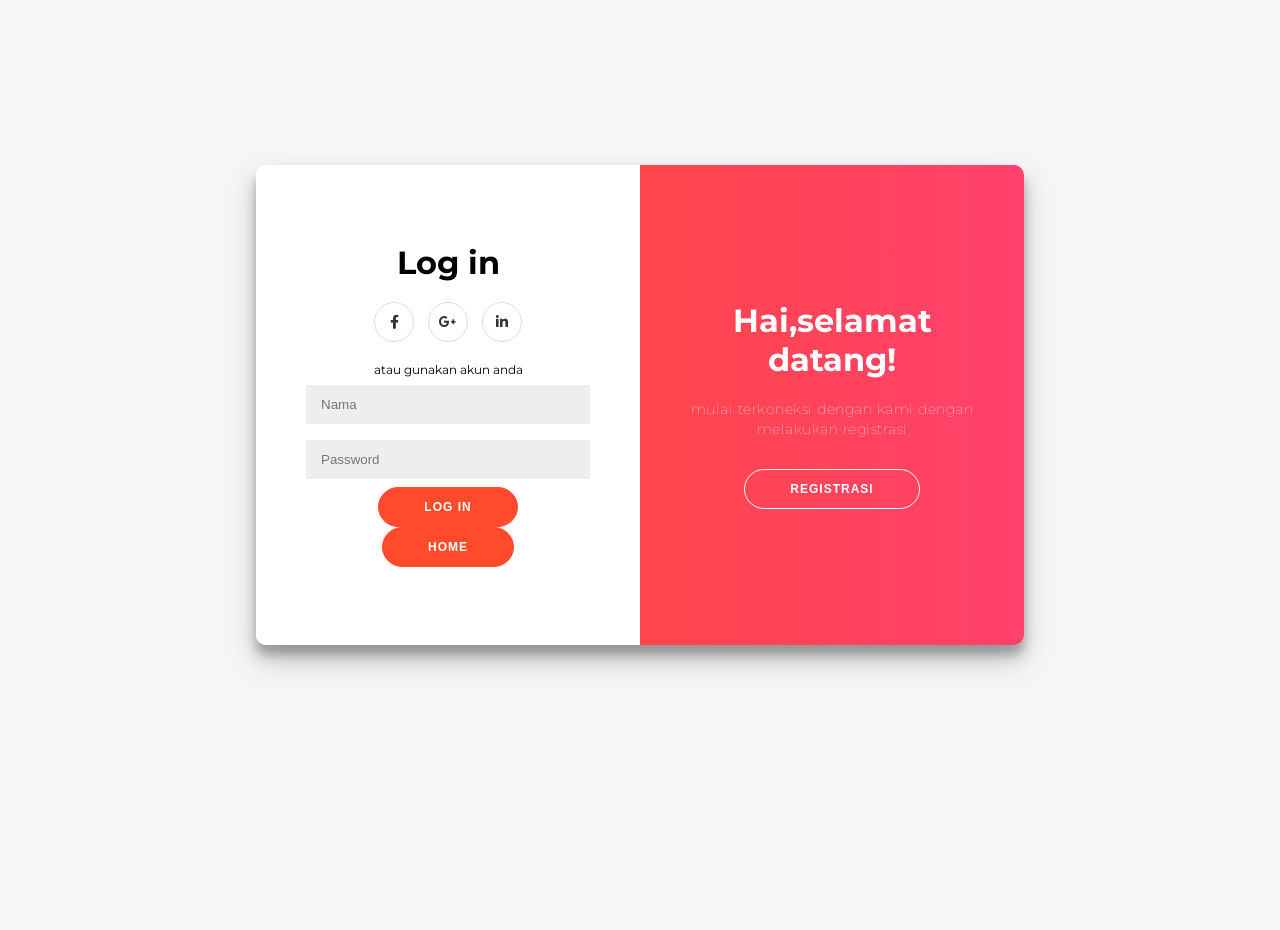
<file: login/index.html>
<!DOCTYPE html>
<html lang="en">

  <head>
    <meta charset="UTF-8">
    <title>Weekly Coding Challenge #1 -  Double slider Sign in/up Form - Desktop Only</title>
    <link rel='stylesheet' href='https://cdnjs.cloudflare.com/ajax/libs/font-awesome/5.14.0/css/all.min.css'><link rel="stylesheet" href="./style.css">

  </head>
    
  <body>
  <div class="container" id="container">
	<div class="form-container sign-up-container">
		<form action="#" id="registerForm">
			<h1>Sign Up</h1>
			<div class="social-container">
				<a href="#" class="social"><i class="fab fa-facebook-f"></i></a>
				<a href="#" class="social"><i class="fab fa-google-plus-g"></i></a>
				<a href="#" class="social"><i class="fab fa-linkedin-in"></i></a>
			</div>
			<span>atau gunakan email untuk registrasi</span>
			<input type="text" id="reg-username" placeholder="Nama" required></input>
			<input type="email" id="reg-email" placeholder="Email" required></input>
			<input type="password" id="reg-password" placeholder="Password" required></input>
			<button type="submit">register</button>
		</form>
	</div>
	<div class="form-container sign-in-container">
		<form action="#" id="loginForm">
			<h1>Log in</h1>
			<div class="social-container">
				<a href="#" class="social"><i class="fab fa-facebook-f"></i></a>
				<a href="#" class="social"><i class="fab fa-google-plus-g"></i></a>
				<a href="#" class="social"><i class="fab fa-linkedin-in"></i></a>
			</div>
			<span>atau gunakan akun anda</span>
			<input type="text" required id="username" placeholder="Nama"></input>
			<input type="password" required id="password" placeholder="Password"></input>
			<button type="submit">log in</button>
			<button onclick="locatiaon.href='../index.html';">home</button>
			<div id="alertBox" class="alert" style="display:none;"></div>
		</form>
	</div>
	<div class="overlay-container">
		<div class="overlay">
			<div class="overlay-panel overlay-left">
				<h1>Selamat datang kembali!</h1>
				<p>Untuk tetap terkoneksi dengan kami, lakukan Log In</p>
				<button class="ghost" id="signIn">Log In</button>
			</div>
			<div class="overlay-panel overlay-right">
				<h1>Hai,selamat datang! </h1>
				<p>mulai terkoneksi dengan kami dengan melakukan registrasi</p>
				<button class="ghost" id="signUp">Registrasi</button>
			</div>
		</div>
	</div>
</div>


    <script  src="./script.js"></script>
	 <script src="js/login.js"></script>
	  <p id="message"></p>
	  <script src="js/register.js"></script>
  </body>
  
</html>
</file>
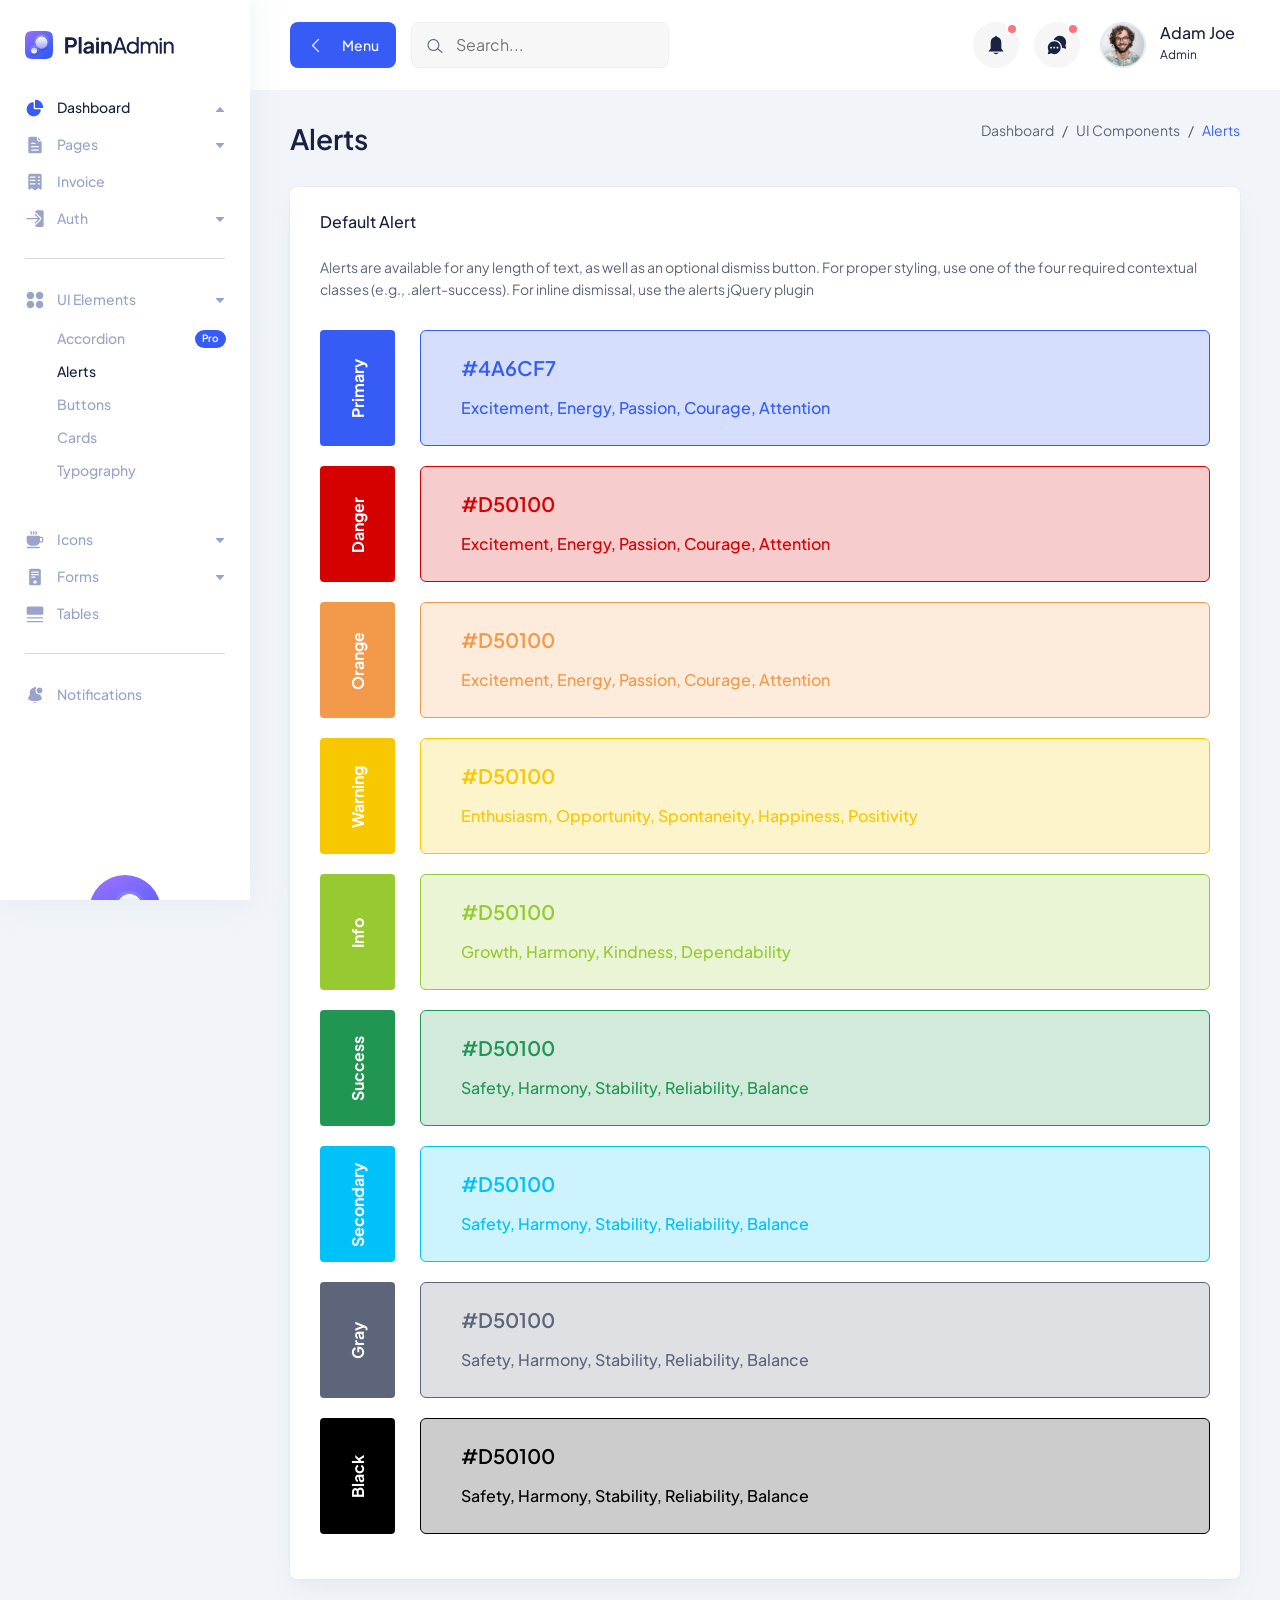
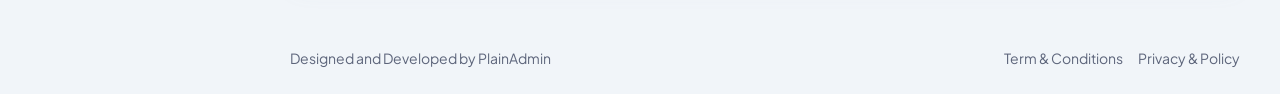
<file: admin/alerts.html>
<!DOCTYPE html>
<html lang="en">
  <head>
    <meta charset="UTF-8" />
    <meta http-equiv="X-UA-Compatible" content="IE=edge" />
    <meta name="viewport" content="width=device-width, initial-scale=1.0" />
    <link rel="shortcut icon" href="assets/images/favicon.svg" type="image/x-icon" />
    <title>Alerts | PlainAdmin Demo</title>

    <!-- ========== All CSS files linkup ========= -->
    <link rel="stylesheet" href="assets/css/bootstrap.min.css" />
    <link rel="stylesheet" href="assets/css/lineicons.css" />
    <link rel="stylesheet" href="assets/css/materialdesignicons.min.css" />
    <link rel="stylesheet" href="assets/css/fullcalendar.css" />
    <link rel="stylesheet" href="assets/css/main.css" />
  </head>
  <body>
    <!-- ======== Preloader =========== -->
    <div id="preloader">
      <div class="spinner"></div>
    </div>
    <!-- ======== Preloader =========== -->

    <!-- ======== sidebar-nav start =========== -->
    <aside class="sidebar-nav-wrapper">
      <div class="navbar-logo">
        <a href="index.html">
          <img src="assets/images/logo/logo.svg" alt="logo" />
        </a>
      </div>
      <nav class="sidebar-nav">
        <ul>
          <li class="nav-item nav-item-has-children">
            <a
              href="#0"
              data-bs-toggle="collapse"
              data-bs-target="#ddmenu_1"
              aria-controls="ddmenu_1"
              aria-expanded="false"
              aria-label="Toggle navigation"
            >
              <span class="icon">
                <svg width="20" height="20" viewBox="0 0 20 20" fill="none" xmlns="http://www.w3.org/2000/svg">
                  <path
                    d="M8.74999 18.3333C12.2376 18.3333 15.1364 15.8128 15.7244 12.4941C15.8448 11.8143 15.2737 11.25 14.5833 11.25H9.99999C9.30966 11.25 8.74999 10.6903 8.74999 10V5.41666C8.74999 4.7263 8.18563 4.15512 7.50586 4.27556C4.18711 4.86357 1.66666 7.76243 1.66666 11.25C1.66666 15.162 4.83797 18.3333 8.74999 18.3333Z" />
                  <path
                    d="M17.0833 10C17.7737 10 18.3432 9.43708 18.2408 8.75433C17.7005 5.14918 14.8508 2.29947 11.2457 1.75912C10.5629 1.6568 10 2.2263 10 2.91665V9.16666C10 9.62691 10.3731 10 10.8333 10H17.0833Z" />
                </svg>
              </span>
              <span class="text">Dashboard</span>
            </a>
            <ul id="ddmenu_1" class="collapse dropdown-nav">
              <li>
                <a href="index.html">
                  <span class="text"> eCommerce </span>
                </a>
              </li>
            </ul>
          </li>
          <li class="nav-item nav-item-has-children">
            <a
              href="#0"
              class="collapsed"
              data-bs-toggle="collapse"
              data-bs-target="#ddmenu_2"
              aria-controls="ddmenu_2"
              aria-expanded="false"
              aria-label="Toggle navigation"
            >
              <span class="icon">
                <svg width="20" height="20" viewBox="0 0 20 20" fill="none" xmlns="http://www.w3.org/2000/svg">
                  <path
                    d="M11.8097 1.66667C11.8315 1.66667 11.8533 1.6671 11.875 1.66796V4.16667C11.875 5.43232 12.901 6.45834 14.1667 6.45834H16.6654C16.6663 6.48007 16.6667 6.50186 16.6667 6.5237V16.6667C16.6667 17.5872 15.9205 18.3333 15 18.3333H5.00001C4.07954 18.3333 3.33334 17.5872 3.33334 16.6667V3.33334C3.33334 2.41286 4.07954 1.66667 5.00001 1.66667H11.8097ZM6.66668 7.70834C6.3215 7.70834 6.04168 7.98816 6.04168 8.33334C6.04168 8.67851 6.3215 8.95834 6.66668 8.95834H10C10.3452 8.95834 10.625 8.67851 10.625 8.33334C10.625 7.98816 10.3452 7.70834 10 7.70834H6.66668ZM6.04168 11.6667C6.04168 12.0118 6.3215 12.2917 6.66668 12.2917H13.3333C13.6785 12.2917 13.9583 12.0118 13.9583 11.6667C13.9583 11.3215 13.6785 11.0417 13.3333 11.0417H6.66668C6.3215 11.0417 6.04168 11.3215 6.04168 11.6667ZM6.66668 14.375C6.3215 14.375 6.04168 14.6548 6.04168 15C6.04168 15.3452 6.3215 15.625 6.66668 15.625H13.3333C13.6785 15.625 13.9583 15.3452 13.9583 15C13.9583 14.6548 13.6785 14.375 13.3333 14.375H6.66668Z" />
                  <path
                    d="M13.125 2.29167L16.0417 5.20834H14.1667C13.5913 5.20834 13.125 4.74197 13.125 4.16667V2.29167Z" />
                </svg>
              </span>
              <span class="text">Pages</span>
            </a>
            <ul id="ddmenu_2" class="collapse dropdown-nav">
              <li>
                <a href="settings.html"> Settings </a>
              </li>
              <li>
                <a href="blank-page.html"> Blank Page </a>
              </li>
            </ul>
          </li>
          <li class="nav-item">
            <a href="invoice.html">
              <span class="icon">
                <svg width="20" height="20" viewBox="0 0 20 20" fill="none" xmlns="http://www.w3.org/2000/svg">
                  <path
                    d="M3.33334 3.35442C3.33334 2.4223 4.07954 1.66666 5.00001 1.66666H15C15.9205 1.66666 16.6667 2.4223 16.6667 3.35442V16.8565C16.6667 17.5519 15.8827 17.9489 15.3333 17.5317L13.8333 16.3924C13.537 16.1673 13.1297 16.1673 12.8333 16.3924L10.5 18.1646C10.2037 18.3896 9.79634 18.3896 9.50001 18.1646L7.16668 16.3924C6.87038 16.1673 6.46298 16.1673 6.16668 16.3924L4.66668 17.5317C4.11731 17.9489 3.33334 17.5519 3.33334 16.8565V3.35442ZM4.79168 5.04218C4.79168 5.39173 5.0715 5.6751 5.41668 5.6751H10C10.3452 5.6751 10.625 5.39173 10.625 5.04218C10.625 4.69264 10.3452 4.40927 10 4.40927H5.41668C5.0715 4.40927 4.79168 4.69264 4.79168 5.04218ZM5.41668 7.7848C5.0715 7.7848 4.79168 8.06817 4.79168 8.41774C4.79168 8.76724 5.0715 9.05066 5.41668 9.05066H10C10.3452 9.05066 10.625 8.76724 10.625 8.41774C10.625 8.06817 10.3452 7.7848 10 7.7848H5.41668ZM4.79168 11.7932C4.79168 12.1428 5.0715 12.4262 5.41668 12.4262H10C10.3452 12.4262 10.625 12.1428 10.625 11.7932C10.625 11.4437 10.3452 11.1603 10 11.1603H5.41668C5.0715 11.1603 4.79168 11.4437 4.79168 11.7932ZM13.3333 4.40927C12.9882 4.40927 12.7083 4.69264 12.7083 5.04218C12.7083 5.39173 12.9882 5.6751 13.3333 5.6751H14.5833C14.9285 5.6751 15.2083 5.39173 15.2083 5.04218C15.2083 4.69264 14.9285 4.40927 14.5833 4.40927H13.3333ZM12.7083 8.41774C12.7083 8.76724 12.9882 9.05066 13.3333 9.05066H14.5833C14.9285 9.05066 15.2083 8.76724 15.2083 8.41774C15.2083 8.06817 14.9285 7.7848 14.5833 7.7848H13.3333C12.9882 7.7848 12.7083 8.06817 12.7083 8.41774ZM13.3333 11.1603C12.9882 11.1603 12.7083 11.4437 12.7083 11.7932C12.7083 12.1428 12.9882 12.4262 13.3333 12.4262H14.5833C14.9285 12.4262 15.2083 12.1428 15.2083 11.7932C15.2083 11.4437 14.9285 11.1603 14.5833 11.1603H13.3333Z" />
                </svg>
              </span>
              <span class="text">Invoice</span>
            </a>
          </li>
          <li class="nav-item nav-item-has-children">
            <a
              href="#0"
              class="collapsed"
              data-bs-toggle="collapse"
              data-bs-target="#ddmenu_3"
              aria-controls="ddmenu_3"
              aria-expanded="false"
              aria-label="Toggle navigation"
            >
              <span class="icon">
                <svg width="20" height="20" viewBox="0 0 20 20" fill="none" xmlns="http://www.w3.org/2000/svg">
                  <path
                    d="M14.9211 10.1294C15.1652 9.88534 15.1652 9.48967 14.9211 9.24559L10.7544 5.0789C10.5103 4.83482 10.1147 4.83482 9.87057 5.0789C9.62649 5.32297 9.62649 5.71871 9.87057 5.96278L12.9702 9.06251H1.97916C1.63398 9.06251 1.35416 9.34234 1.35416 9.68751C1.35416 10.0327 1.63398 10.3125 1.97916 10.3125H12.9702L9.87057 13.4123C9.62649 13.6563 9.62649 14.052 9.87057 14.2961C10.1147 14.5402 10.5103 14.5402 10.7544 14.2961L14.9211 10.1294Z" />
                  <path
                    d="M11.6383 15.18L15.805 11.0133C16.5373 10.2811 16.5373 9.09391 15.805 8.36166L11.6383 4.195C11.2722 3.82888 10.7923 3.64582 10.3125 3.64582V3.02082C10.3125 2.10035 11.0587 1.35416 11.9792 1.35416H16.9792C17.8997 1.35416 18.6458 2.10035 18.6458 3.02082V16.3542C18.6458 17.2747 17.8997 18.0208 16.9792 18.0208H11.9792C11.0587 18.0208 10.3125 17.2747 10.3125 16.3542V15.7292C10.7923 15.7292 11.2722 15.5461 11.6383 15.18Z" />
                </svg>
              </span>
              <span class="text">Auth</span>
            </a>
            <ul id="ddmenu_3" class="collapse dropdown-nav">
              <li>
                <a href="signin.html"> Sign In </a>
              </li>
              <li>
                <a href="signup.html"> Sign Up </a>
              </li>
            </ul>
          </li>
          <span class="divider"><hr /></span>
          <li class="nav-item nav-item-has-children">
            <a
              href="#0"
              class="collapsed"
              data-bs-toggle="collapse"
              data-bs-target="#ddmenu_4"
              aria-controls="ddmenu_4"
              aria-expanded="false"
              aria-label="Toggle navigation"
            >
              <span class="icon">
                <svg width="20" height="20" viewBox="0 0 20 20" fill="none" xmlns="http://www.w3.org/2000/svg">
                  <path
                    d="M1.66666 5.41669C1.66666 3.34562 3.34559 1.66669 5.41666 1.66669C7.48772 1.66669 9.16666 3.34562 9.16666 5.41669C9.16666 7.48775 7.48772 9.16669 5.41666 9.16669C3.34559 9.16669 1.66666 7.48775 1.66666 5.41669Z" />
                  <path
                    d="M1.66666 14.5834C1.66666 12.5123 3.34559 10.8334 5.41666 10.8334C7.48772 10.8334 9.16666 12.5123 9.16666 14.5834C9.16666 16.6545 7.48772 18.3334 5.41666 18.3334C3.34559 18.3334 1.66666 16.6545 1.66666 14.5834Z" />
                  <path
                    d="M10.8333 5.41669C10.8333 3.34562 12.5123 1.66669 14.5833 1.66669C16.6544 1.66669 18.3333 3.34562 18.3333 5.41669C18.3333 7.48775 16.6544 9.16669 14.5833 9.16669C12.5123 9.16669 10.8333 7.48775 10.8333 5.41669Z" />
                  <path
                    d="M10.8333 14.5834C10.8333 12.5123 12.5123 10.8334 14.5833 10.8334C16.6544 10.8334 18.3333 12.5123 18.3333 14.5834C18.3333 16.6545 16.6544 18.3334 14.5833 18.3334C12.5123 18.3334 10.8333 16.6545 10.8333 14.5834Z" />
                </svg>
              </span>
              <span class="text">UI Elements </span>
            </a>
            <ul id="ddmenu_4" class="collapsed show dropdown-nav">
              <li>
                <a href="accordion.html">
                  <span class="text">
                    Accordion <span class="pro-badge">Pro</span>
                  </span>
                </a>
              </li>
              <li>
                <a href="alerts.html" class="active"> Alerts </a>
              </li>
              <li>
                <a href="buttons.html"> Buttons </a>
              </li>
              <li>
                <a href="cards.html"> Cards </a>
              </li>
              <li>
                <a href="typography.html"> Typography </a>
              </li>
            </ul>
          </li>
          <li class="nav-item nav-item-has-children">
            <a
              href="#0"
              class="collapsed"
              data-bs-toggle="collapse"
              data-bs-target="#ddmenu_55"
              aria-controls="ddmenu_55"
              aria-expanded="false"
              aria-label="Toggle navigation"
            >
              <span class="icon">
                <svg width="20" height="20" viewBox="0 0 20 20" fill="none" xmlns="http://www.w3.org/2000/svg">
                  <path
                    d="M5.48663 1.1466C5.77383 0.955131 6.16188 1.03274 6.35335 1.31994L6.87852 2.10769C7.20508 2.59755 7.20508 3.23571 6.87852 3.72556L6.35335 4.51331C6.16188 4.80052 5.77383 4.87813 5.48663 4.68666C5.19943 4.49519 5.12182 4.10715 5.31328 3.81994L5.83845 3.03219C5.88511 2.96221 5.88511 2.87105 5.83845 2.80106L5.31328 2.01331C5.12182 1.72611 5.19943 1.33806 5.48663 1.1466Z" />
                  <path
                    d="M2.49999 5.83331C2.03976 5.83331 1.66666 6.2064 1.66666 6.66665V10.8333C1.66666 13.5948 3.90523 15.8333 6.66666 15.8333H9.99999C12.1856 15.8333 14.0436 14.431 14.7235 12.4772C14.8134 12.4922 14.9058 12.5 15 12.5H16.6667C17.5872 12.5 18.3333 11.7538 18.3333 10.8333V8.33331C18.3333 7.41284 17.5872 6.66665 16.6667 6.66665H15C15 6.2064 14.6269 5.83331 14.1667 5.83331H2.49999ZM14.9829 11.2496C14.9942 11.1123 15 10.9735 15 10.8333V7.91665H16.6667C16.8967 7.91665 17.0833 8.10319 17.0833 8.33331V10.8333C17.0833 11.0634 16.8967 11.25 16.6667 11.25H15L14.9898 11.2498L14.9829 11.2496Z" />
                  <path
                    d="M8.85332 1.31994C8.6619 1.03274 8.27383 0.955131 7.98663 1.1466C7.69943 1.33806 7.62182 1.72611 7.81328 2.01331L8.33848 2.80106C8.38507 2.87105 8.38507 2.96221 8.33848 3.03219L7.81328 3.81994C7.62182 4.10715 7.69943 4.49519 7.98663 4.68666C8.27383 4.87813 8.6619 4.80052 8.85332 4.51331L9.37848 3.72556C9.70507 3.23571 9.70507 2.59755 9.37848 2.10769L8.85332 1.31994Z" />
                  <path
                    d="M10.4867 1.1466C10.7738 0.955131 11.1619 1.03274 11.3533 1.31994L11.8785 2.10769C12.2051 2.59755 12.2051 3.23571 11.8785 3.72556L11.3533 4.51331C11.1619 4.80052 10.7738 4.87813 10.4867 4.68666C10.1994 4.49519 10.1218 4.10715 10.3133 3.81994L10.8385 3.03219C10.8851 2.96221 10.8851 2.87105 10.8385 2.80106L10.3133 2.01331C10.1218 1.72611 10.1994 1.33806 10.4867 1.1466Z" />
                  <path
                    d="M2.49999 16.6667C2.03976 16.6667 1.66666 17.0398 1.66666 17.5C1.66666 17.9602 2.03976 18.3334 2.49999 18.3334H14.1667C14.6269 18.3334 15 17.9602 15 17.5C15 17.0398 14.6269 16.6667 14.1667 16.6667H2.49999Z" />
                </svg>
              </span>
              <span class="text">Icons</span>
            </a>
            <ul id="ddmenu_55" class="collapse dropdown-nav">
              <li>
                <a href="icons.html"> LineIcons </a>
              </li>
              <li>
                <a href="mdi-icons.html"> MDI Icons </a>
              </li>
            </ul>
          </li>
          <li class="nav-item nav-item-has-children">
            <a
              href="#0"
              class="collapsed"
              data-bs-toggle="collapse"
              data-bs-target="#ddmenu_5"
              aria-controls="ddmenu_5"
              aria-expanded="false"
              aria-label="Toggle navigation"
            >
              <span class="icon">
                <svg width="20" height="20" viewBox="0 0 20 20" fill="none" xmlns="http://www.w3.org/2000/svg">
                  <path
                    d="M4.16666 3.33335C4.16666 2.41288 4.91285 1.66669 5.83332 1.66669H14.1667C15.0872 1.66669 15.8333 2.41288 15.8333 3.33335V16.6667C15.8333 17.5872 15.0872 18.3334 14.1667 18.3334H5.83332C4.91285 18.3334 4.16666 17.5872 4.16666 16.6667V3.33335ZM6.04166 5.00002C6.04166 5.3452 6.32148 5.62502 6.66666 5.62502H13.3333C13.6785 5.62502 13.9583 5.3452 13.9583 5.00002C13.9583 4.65485 13.6785 4.37502 13.3333 4.37502H6.66666C6.32148 4.37502 6.04166 4.65485 6.04166 5.00002ZM6.66666 6.87502C6.32148 6.87502 6.04166 7.15485 6.04166 7.50002C6.04166 7.8452 6.32148 8.12502 6.66666 8.12502H13.3333C13.6785 8.12502 13.9583 7.8452 13.9583 7.50002C13.9583 7.15485 13.6785 6.87502 13.3333 6.87502H6.66666ZM6.04166 10C6.04166 10.3452 6.32148 10.625 6.66666 10.625H9.99999C10.3452 10.625 10.625 10.3452 10.625 10C10.625 9.65485 10.3452 9.37502 9.99999 9.37502H6.66666C6.32148 9.37502 6.04166 9.65485 6.04166 10ZM9.99999 16.6667C10.9205 16.6667 11.6667 15.9205 11.6667 15C11.6667 14.0795 10.9205 13.3334 9.99999 13.3334C9.07949 13.3334 8.33332 14.0795 8.33332 15C8.33332 15.9205 9.07949 16.6667 9.99999 16.6667Z" />
                </svg>
              </span>
              <span class="text"> Forms </span>
            </a>
            <ul id="ddmenu_5" class="collapse dropdown-nav">
              <li>
                <a href="form-elements.html"> Form Elements </a>
              </li>
              <li>
                <a href="form-layout.html">
                  <span class="text">
                    Form Layout <span class="pro-badge">Pro</span>
                  </span>
                </a>
              </li>
            </ul>
          </li>
          <li class="nav-item">
            <a href="tables.html">
              <span class="icon">
                <svg width="20" height="20" viewBox="0 0 20 20" fill="none" xmlns="http://www.w3.org/2000/svg">
                  <path
                    d="M1.66666 4.16667C1.66666 3.24619 2.41285 2.5 3.33332 2.5H16.6667C17.5872 2.5 18.3333 3.24619 18.3333 4.16667V9.16667C18.3333 10.0872 17.5872 10.8333 16.6667 10.8333H3.33332C2.41285 10.8333 1.66666 10.0872 1.66666 9.16667V4.16667Z" />
                  <path
                    d="M1.875 13.75C1.875 13.4048 2.15483 13.125 2.5 13.125H17.5C17.8452 13.125 18.125 13.4048 18.125 13.75C18.125 14.0952 17.8452 14.375 17.5 14.375H2.5C2.15483 14.375 1.875 14.0952 1.875 13.75Z" />
                  <path
                    d="M2.5 16.875C2.15483 16.875 1.875 17.1548 1.875 17.5C1.875 17.8452 2.15483 18.125 2.5 18.125H17.5C17.8452 18.125 18.125 17.8452 18.125 17.5C18.125 17.1548 17.8452 16.875 17.5 16.875H2.5Z" />
                </svg>
              </span>
              <span class="text">Tables</span>
            </a>
          </li>
          <span class="divider"><hr /></span>

          <li class="nav-item">
            <a href="notification.html">
              <span class="icon">
                <svg width="20" height="20" viewBox="0 0 20 20" fill="none" xmlns="http://www.w3.org/2000/svg">
                  <path
                    d="M10.8333 2.50008C10.8333 2.03984 10.4602 1.66675 9.99999 1.66675C9.53975 1.66675 9.16666 2.03984 9.16666 2.50008C9.16666 2.96032 9.53975 3.33341 9.99999 3.33341C10.4602 3.33341 10.8333 2.96032 10.8333 2.50008Z" />
                  <path
                    d="M17.5 5.41673C17.5 7.02756 16.1942 8.33339 14.5833 8.33339C12.9725 8.33339 11.6667 7.02756 11.6667 5.41673C11.6667 3.80589 12.9725 2.50006 14.5833 2.50006C16.1942 2.50006 17.5 3.80589 17.5 5.41673Z" />
                  <path
                    d="M11.4272 2.69637C10.9734 2.56848 10.4947 2.50006 10 2.50006C7.10054 2.50006 4.75003 4.85057 4.75003 7.75006V9.20873C4.75003 9.72814 4.62082 10.2393 4.37404 10.6963L3.36705 12.5611C2.89938 13.4272 3.26806 14.5081 4.16749 14.9078C7.88074 16.5581 12.1193 16.5581 15.8326 14.9078C16.732 14.5081 17.1007 13.4272 16.633 12.5611L15.626 10.6963C15.43 10.3333 15.3081 9.93606 15.2663 9.52773C15.0441 9.56431 14.8159 9.58339 14.5833 9.58339C12.2822 9.58339 10.4167 7.71791 10.4167 5.41673C10.4167 4.37705 10.7975 3.42631 11.4272 2.69637Z" />
                  <path
                    d="M7.48901 17.1925C8.10004 17.8918 8.99841 18.3335 10 18.3335C11.0016 18.3335 11.9 17.8918 12.511 17.1925C10.8482 17.4634 9.15183 17.4634 7.48901 17.1925Z" />
                </svg>
              </span>
              <span class="text">Notifications</span>
            </a>
          </li>
        </ul>
      </nav>
      <div class="promo-box">
        <div class="promo-icon">
          <img class="mx-auto" src="./assets/images/logo/logo-icon-big.svg" alt="Logo">
        </div>
        <h3>Upgrade to PRO</h3>
        <p>Improve your development process and start doing more with PlainAdmin PRO!</p>
        <a href="https://plainadmin.com/pro" target="_blank" rel="nofollow" class="main-btn primary-btn btn-hover">
          Upgrade to PRO
        </a>
      </div>
    </aside>
    <div class="overlay"></div>
    <!-- ======== sidebar-nav end =========== -->

    <!-- ======== main-wrapper start =========== -->
    <main class="main-wrapper">
      <!-- ========== header start ========== -->
      <header class="header">
        <div class="container-fluid">
          <div class="row">
            <div class="col-lg-5 col-md-5 col-6">
              <div class="header-left d-flex align-items-center">
                <div class="menu-toggle-btn mr-15">
                  <button id="menu-toggle" class="main-btn primary-btn btn-hover">
                    <i class="lni lni-chevron-left me-2"></i> Menu
                  </button>
                </div>
                <div class="header-search d-none d-md-flex">
                  <form action="#">
                    <input type="text" placeholder="Search..." />
                    <button><i class="lni lni-search-alt"></i></button>
                  </form>
                </div>
              </div>
            </div>
            <div class="col-lg-7 col-md-7 col-6">
              <div class="header-right">
                <!-- notification start -->
                <div class="notification-box ml-15 d-none d-md-flex">
                  <button class="dropdown-toggle" type="button" id="notification" data-bs-toggle="dropdown"
                    aria-expanded="false">
                    <svg width="22" height="22" viewBox="0 0 22 22" fill="none" xmlns="http://www.w3.org/2000/svg">
                      <path
                        d="M11 20.1667C9.88317 20.1667 8.88718 19.63 8.23901 18.7917H13.761C13.113 19.63 12.1169 20.1667 11 20.1667Z"
                        fill="" />
                      <path
                        d="M10.1157 2.74999C10.1157 2.24374 10.5117 1.83333 11 1.83333C11.4883 1.83333 11.8842 2.24374 11.8842 2.74999V2.82604C14.3932 3.26245 16.3051 5.52474 16.3051 8.24999V14.287C16.3051 14.5301 16.3982 14.7633 16.564 14.9352L18.2029 16.6342C18.4814 16.9229 18.2842 17.4167 17.8903 17.4167H4.10961C3.71574 17.4167 3.5185 16.9229 3.797 16.6342L5.43589 14.9352C5.6017 14.7633 5.69485 14.5301 5.69485 14.287V8.24999C5.69485 5.52474 7.60672 3.26245 10.1157 2.82604V2.74999Z"
                        fill="" />
                    </svg>
                    <span></span>
                  </button>
                  <ul class="dropdown-menu dropdown-menu-end" aria-labelledby="notification">
                    <li>
                      <a href="#0">
                        <div class="image">
                          <img src="assets/images/lead/lead-6.png" alt="" />
                        </div>
                        <div class="content">
                          <h6>
                            John Doe
                            <span class="text-regular">
                              comment on a product.
                            </span>
                          </h6>
                          <p>
                            Lorem ipsum dolor sit amet, consect etur adipiscing
                            elit Vivamus tortor.
                          </p>
                          <span>10 mins ago</span>
                        </div>
                      </a>
                    </li>
                    <li>
                      <a href="#0">
                        <div class="image">
                          <img src="assets/images/lead/lead-1.png" alt="" />
                        </div>
                        <div class="content">
                          <h6>
                            Jonathon
                            <span class="text-regular">
                              like on a product.
                            </span>
                          </h6>
                          <p>
                            Lorem ipsum dolor sit amet, consect etur adipiscing
                            elit Vivamus tortor.
                          </p>
                          <span>10 mins ago</span>
                        </div>
                      </a>
                    </li>
                  </ul>
                </div>
                <!-- notification end -->
                <!-- message start -->
                <div class="header-message-box ml-15 d-none d-md-flex">
                  <button class="dropdown-toggle" type="button" id="message" data-bs-toggle="dropdown"
                    aria-expanded="false">
                    <svg width="22" height="22" viewBox="0 0 22 22" fill="none" xmlns="http://www.w3.org/2000/svg">
                      <path
                        d="M7.74866 5.97421C7.91444 5.96367 8.08162 5.95833 8.25005 5.95833C12.5532 5.95833 16.0417 9.4468 16.0417 13.75C16.0417 13.9184 16.0364 14.0856 16.0259 14.2514C16.3246 14.138 16.6127 14.003 16.8883 13.8482L19.2306 14.629C19.7858 14.8141 20.3141 14.2858 20.129 13.7306L19.3482 11.3882C19.8694 10.4604 20.1667 9.38996 20.1667 8.25C20.1667 4.70617 17.2939 1.83333 13.75 1.83333C11.0077 1.83333 8.66702 3.55376 7.74866 5.97421Z"
                        fill="" />
                      <path
                        d="M14.6667 13.75C14.6667 17.2938 11.7939 20.1667 8.25004 20.1667C7.11011 20.1667 6.03962 19.8694 5.11182 19.3482L2.76946 20.129C2.21421 20.3141 1.68597 19.7858 1.87105 19.2306L2.65184 16.8882C2.13062 15.9604 1.83338 14.89 1.83338 13.75C1.83338 10.2062 4.70622 7.33333 8.25004 7.33333C11.7939 7.33333 14.6667 10.2062 14.6667 13.75ZM5.95838 13.75C5.95838 13.2437 5.54797 12.8333 5.04171 12.8333C4.53545 12.8333 4.12504 13.2437 4.12504 13.75C4.12504 14.2563 4.53545 14.6667 5.04171 14.6667C5.54797 14.6667 5.95838 14.2563 5.95838 13.75ZM9.16671 13.75C9.16671 13.2437 8.7563 12.8333 8.25004 12.8333C7.74379 12.8333 7.33338 13.2437 7.33338 13.75C7.33338 14.2563 7.74379 14.6667 8.25004 14.6667C8.7563 14.6667 9.16671 14.2563 9.16671 13.75ZM11.4584 14.6667C11.9647 14.6667 12.375 14.2563 12.375 13.75C12.375 13.2437 11.9647 12.8333 11.4584 12.8333C10.9521 12.8333 10.5417 13.2437 10.5417 13.75C10.5417 14.2563 10.9521 14.6667 11.4584 14.6667Z"
                        fill="" />
                    </svg>
                    <span></span>
                  </button>
                  <ul class="dropdown-menu dropdown-menu-end" aria-labelledby="message">
                    <li>
                      <a href="#0">
                        <div class="image">
                          <img src="assets/images/lead/lead-5.png" alt="" />
                        </div>
                        <div class="content">
                          <h6>Jacob Jones</h6>
                          <p>Hey!I can across your profile and ...</p>
                          <span>10 mins ago</span>
                        </div>
                      </a>
                    </li>
                    <li>
                      <a href="#0">
                        <div class="image">
                          <img src="assets/images/lead/lead-3.png" alt="" />
                        </div>
                        <div class="content">
                          <h6>John Doe</h6>
                          <p>Would you mind please checking out</p>
                          <span>12 mins ago</span>
                        </div>
                      </a>
                    </li>
                    <li>
                      <a href="#0">
                        <div class="image">
                          <img src="assets/images/lead/lead-2.png" alt="" />
                        </div>
                        <div class="content">
                          <h6>Anee Lee</h6>
                          <p>Hey! are you available for freelance?</p>
                          <span>1h ago</span>
                        </div>
                      </a>
                    </li>
                  </ul>
                </div>
                <!-- message end -->
                <!-- profile start -->
                <div class="profile-box ml-15">
                  <button class="dropdown-toggle bg-transparent border-0" type="button" id="profile"
                    data-bs-toggle="dropdown" aria-expanded="false">
                    <div class="profile-info">
                      <div class="info">
                        <div class="image">
                          <img src="assets/images/profile/profile-image.png" alt="" />
                        </div>
                        <div>
                          <h6 class="fw-500">Adam Joe</h6>
                          <p>Admin</p>
                        </div>
                      </div>
                    </div>
                  </button>
                  <ul class="dropdown-menu dropdown-menu-end" aria-labelledby="profile">
                    <li>
                      <div class="author-info flex items-center !p-1">
                        <div class="image">
                          <img src="assets/images/profile/profile-image.png" alt="image">
                        </div>
                        <div class="content">
                          <h4 class="text-sm">Adam Joe</h4>
                          <a class="text-black/40 dark:text-white/40 hover:text-black dark:hover:text-white text-xs"
                            href="#">Email@gmail.com</a>
                        </div>
                      </div>
                    </li>
                    <li class="divider"></li>
                    <li>
                      <a href="#0">
                        <i class="lni lni-user"></i> View Profile
                      </a>
                    </li>
                    <li>
                      <a href="#0">
                        <i class="lni lni-alarm"></i> Notifications
                      </a>
                    </li>
                    <li>
                      <a href="#0"> <i class="lni lni-inbox"></i> Messages </a>
                    </li>
                    <li>
                      <a href="#0"> <i class="lni lni-cog"></i> Settings </a>
                    </li>
                    <li class="divider"></li>
                    <li>
                      <a href="#0"> <i class="lni lni-exit"></i> Sign Out </a>
                    </li>
                  </ul>
                </div>
                <!-- profile end -->
              </div>
            </div>
          </div>
        </div>
      </header>
      <!-- ========== header end ========== -->

      <!-- ========== alert components start ========== -->
      <section class="alert-components">
        <div class="container-fluid">
          <!-- ========== title-wrapper start ========== -->
          <div class="title-wrapper pt-30">
            <div class="row align-items-center">
              <div class="col-md-6">
                <div class="title">
                  <h2>Alerts</h2>
                </div>
              </div>
              <!-- end col -->
              <div class="col-md-6">
                <div class="breadcrumb-wrapper">
                  <nav aria-label="breadcrumb">
                    <ol class="breadcrumb">
                      <li class="breadcrumb-item">
                        <a href="#0">Dashboard</a>
                      </li>
                      <li class="breadcrumb-item">
                        <a href="#0">UI Components</a>
                      </li>
                      <li class="breadcrumb-item active" aria-current="page">
                        Alerts
                      </li>
                    </ol>
                  </nav>
                </div>
              </div>
              <!-- end col -->
            </div>
            <!-- end row -->
          </div>
          <!-- ========== title-wrapper end ========== -->

          <!-- ========== alerts-wrapper start ========== -->
          <div class="alerts-wrapper">
            <div class="card-style mb-30">
              <h5 class="text-medium mb-25">Default Alert</h5>
              <p class="text-sm mb-30">
                Alerts are available for any length of text, as well as an
                optional dismiss button. For proper styling, use one of the four
                required contextual classes (e.g., .alert-success). For inline
                dismissal, use the alerts jQuery plugin
              </p>
              <div class="alert-list-wrapper">
                <div class="alert-box primary-alert pl-100">
                  <div class="left">
                    <h5 class="text-bold">Primary</h5>
                  </div>
                  <div class="alert">
                    <h4 class="alert-heading">#4A6CF7</h4>
                    <p class="text-medium">
                      Excitement, Energy, Passion, Courage, Attention
                    </p>
                  </div>
                </div>
                <!-- end alert-box -->
                <div class="alert-box danger-alert pl-100">
                  <div class="left">
                    <h5 class="text-bold">Danger</h5>
                  </div>
                  <div class="alert">
                    <h4 class="alert-heading">#D50100</h4>
                    <p class="text-medium">
                      Excitement, Energy, Passion, Courage, Attention
                    </p>
                  </div>
                </div>
                <!-- end alert-box -->
                <div class="alert-box orange-alert pl-100">
                  <div class="left">
                    <h5 class="text-bold">Orange</h5>
                  </div>
                  <div class="alert">
                    <h4 class="alert-heading">#D50100</h4>
                    <p class="text-medium">
                      Excitement, Energy, Passion, Courage, Attention
                    </p>
                  </div>
                </div>
                <!-- end alert-box -->
                <div class="alert-box warning-alert pl-100">
                  <div class="left">
                    <h5 class="text-bold">Warning</h5>
                  </div>
                  <div class="alert">
                    <h4 class="alert-heading">#D50100</h4>
                    <p class="text-medium">
                      Enthusiasm, Opportunity, Spontaneity, Happiness,
                      Positivity
                    </p>
                  </div>
                </div>
                <!-- end alert-box -->
                <div class="alert-box info-alert pl-100">
                  <div class="left">
                    <h5 class="text-bold">Info</h5>
                  </div>
                  <div class="alert">
                    <h4 class="alert-heading">#D50100</h4>
                    <p class="text-medium">
                      Growth, Harmony, Kindness, Dependability
                    </p>
                  </div>
                </div>
                <!-- end alert-box -->
                <div class="alert-box success-alert pl-100">
                  <div class="left">
                    <h5 class="text-bold">Success</h5>
                  </div>
                  <div class="alert">
                    <h4 class="alert-heading">#D50100</h4>
                    <p class="text-medium">
                      Safety, Harmony, Stability, Reliability, Balance
                    </p>
                  </div>
                </div>
                <!-- end alert-box -->
                <div class="alert-box secondary-alert pl-100">
                  <div class="left">
                    <h5 class="text-bold">Secondary</h5>
                  </div>
                  <div class="alert">
                    <h4 class="alert-heading">#D50100</h4>
                    <p class="text-medium">
                      Safety, Harmony, Stability, Reliability, Balance
                    </p>
                  </div>
                </div>
                <!-- end alert-box -->
                <div class="alert-box gray-alert pl-100">
                  <div class="left">
                    <h5 class="text-bold">Gray</h5>
                  </div>
                  <div class="alert">
                    <h4 class="alert-heading">#D50100</h4>
                    <p class="text-medium">
                      Safety, Harmony, Stability, Reliability, Balance
                    </p>
                  </div>
                </div>
                <!-- end alert-box -->
                <div class="alert-box black-alert pl-100">
                  <div class="left">
                    <h5 class="text-bold">Black</h5>
                  </div>
                  <div class="alert">
                    <h4 class="alert-heading">#D50100</h4>
                    <p class="text-medium">
                      Safety, Harmony, Stability, Reliability, Balance
                    </p>
                  </div>
                </div>
                <!-- end alert-box -->
              </div>
            </div>
          </div>
          <!-- ========== alerts-wrapper end ========== -->
        </div>
        <!-- end container -->
      </section>
      <!-- ========== alert components end ========== -->

      <!-- ========== footer start =========== -->
      <footer class="footer">
        <div class="container-fluid">
          <div class="row">
            <div class="col-md-6 order-last order-md-first">
              <div class="copyright text-center text-md-start">
                <p class="text-sm">
                  Designed and Developed by
                  <a href="https://plainadmin.com" rel="nofollow" target="_blank">
                    PlainAdmin
                  </a>
                </p>
              </div>
            </div>
            <!-- end col-->
            <div class="col-md-6">
              <div class="terms d-flex justify-content-center justify-content-md-end">
                <a href="#0" class="text-sm">Term & Conditions</a>
                <a href="#0" class="text-sm ml-15">Privacy & Policy</a>
              </div>
            </div>
          </div>
          <!-- end row -->
        </div>
        <!-- end container -->
      </footer>
      <!-- ========== footer end =========== -->
    </main>
    <!-- ======== main-wrapper end =========== -->

    <!-- ========= All Javascript files linkup ======== -->
    <script src="assets/js/bootstrap.bundle.min.js"></script>
    <script src="assets/js/Chart.min.js"></script>
    <script src="assets/js/dynamic-pie-chart.js"></script>
    <script src="assets/js/moment.min.js"></script>
    <script src="assets/js/fullcalendar.js"></script>
    <script src="assets/js/jvectormap.min.js"></script>
    <script src="assets/js/world-merc.js"></script>
    <script src="assets/js/polyfill.js"></script>
    <script src="assets/js/main.js"></script>
  </body>
</html>
</file>
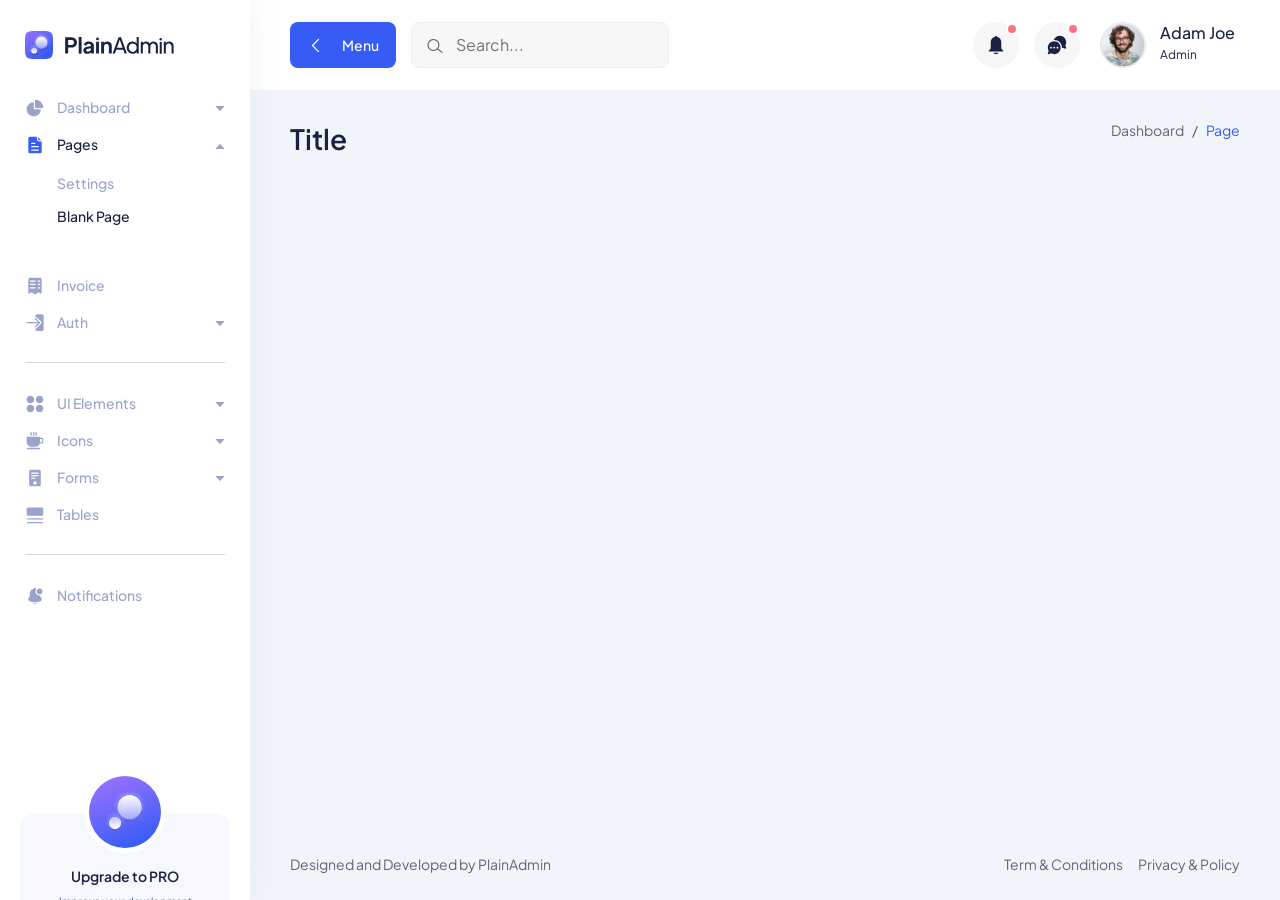
<file: admin/blank-page.html>
<!DOCTYPE html>
<html lang="en">
  <head>
    <meta charset="UTF-8" />
    <meta http-equiv="X-UA-Compatible" content="IE=edge" />
    <meta name="viewport" content="width=device-width, initial-scale=1.0" />
    <link rel="shortcut icon" href="assets/images/favicon.svg" type="image/x-icon" />
    <title>Blank Page | PlainAdmin Demo</title>

    <!-- ========== All CSS files linkup ========= -->
    <link rel="stylesheet" href="assets/css/bootstrap.min.css" />
    <link rel="stylesheet" href="assets/css/lineicons.css" />
    <link rel="stylesheet" href="assets/css/materialdesignicons.min.css" />
    <link rel="stylesheet" href="assets/css/fullcalendar.css" />
    <link rel="stylesheet" href="assets/css/main.css" />
  </head>
  <body>
    <!-- ======== Preloader =========== -->
    <div id="preloader">
      <div class="spinner"></div>
    </div>
    <!-- ======== Preloader =========== -->

    <!-- ======== sidebar-nav start =========== -->
    <aside class="sidebar-nav-wrapper">
      <div class="navbar-logo">
        <a href="index.html">
          <img src="assets/images/logo/logo.svg" alt="logo" />
        </a>
      </div>
      <nav class="sidebar-nav">
        <ul>
          <li class="nav-item nav-item-has-children">
            <a
              href="#0"
              class="collapsed"
              data-bs-toggle="collapse"
              data-bs-target="#ddmenu_1"
              aria-controls="ddmenu_1"
              aria-expanded="false"
              aria-label="Toggle navigation"
            >
              <span class="icon">
                <svg width="20" height="20" viewBox="0 0 20 20" fill="none" xmlns="http://www.w3.org/2000/svg">
                  <path
                    d="M8.74999 18.3333C12.2376 18.3333 15.1364 15.8128 15.7244 12.4941C15.8448 11.8143 15.2737 11.25 14.5833 11.25H9.99999C9.30966 11.25 8.74999 10.6903 8.74999 10V5.41666C8.74999 4.7263 8.18563 4.15512 7.50586 4.27556C4.18711 4.86357 1.66666 7.76243 1.66666 11.25C1.66666 15.162 4.83797 18.3333 8.74999 18.3333Z" />
                  <path
                    d="M17.0833 10C17.7737 10 18.3432 9.43708 18.2408 8.75433C17.7005 5.14918 14.8508 2.29947 11.2457 1.75912C10.5629 1.6568 10 2.2263 10 2.91665V9.16666C10 9.62691 10.3731 10 10.8333 10H17.0833Z" />
                </svg>
              </span>
              <span class="text">Dashboard</span>
            </a>
            <ul id="ddmenu_1" class="collapse dropdown-nav">
              <li>
                <a href="index.html"> eCommerce </a>
              </li>
            </ul>
          </li>
          <li class="nav-item nav-item-has-children">
            <a
              href="#0"
              class=""
              data-bs-toggle="collapse"
              data-bs-target="#ddmenu_2"
              aria-controls="ddmenu_2"
              aria-expanded="false"
              aria-label="Toggle navigation"
            >
              <span class="icon">
                <svg width="20" height="20" viewBox="0 0 20 20" fill="none" xmlns="http://www.w3.org/2000/svg">
                  <path
                    d="M11.8097 1.66667C11.8315 1.66667 11.8533 1.6671 11.875 1.66796V4.16667C11.875 5.43232 12.901 6.45834 14.1667 6.45834H16.6654C16.6663 6.48007 16.6667 6.50186 16.6667 6.5237V16.6667C16.6667 17.5872 15.9205 18.3333 15 18.3333H5.00001C4.07954 18.3333 3.33334 17.5872 3.33334 16.6667V3.33334C3.33334 2.41286 4.07954 1.66667 5.00001 1.66667H11.8097ZM6.66668 7.70834C6.3215 7.70834 6.04168 7.98816 6.04168 8.33334C6.04168 8.67851 6.3215 8.95834 6.66668 8.95834H10C10.3452 8.95834 10.625 8.67851 10.625 8.33334C10.625 7.98816 10.3452 7.70834 10 7.70834H6.66668ZM6.04168 11.6667C6.04168 12.0118 6.3215 12.2917 6.66668 12.2917H13.3333C13.6785 12.2917 13.9583 12.0118 13.9583 11.6667C13.9583 11.3215 13.6785 11.0417 13.3333 11.0417H6.66668C6.3215 11.0417 6.04168 11.3215 6.04168 11.6667ZM6.66668 14.375C6.3215 14.375 6.04168 14.6548 6.04168 15C6.04168 15.3452 6.3215 15.625 6.66668 15.625H13.3333C13.6785 15.625 13.9583 15.3452 13.9583 15C13.9583 14.6548 13.6785 14.375 13.3333 14.375H6.66668Z" />
                  <path
                    d="M13.125 2.29167L16.0417 5.20834H14.1667C13.5913 5.20834 13.125 4.74197 13.125 4.16667V2.29167Z" />
                </svg>
              </span>
              <span class="text">Pages</span>
            </a>
            <ul id="ddmenu_2" class="collapse show dropdown-nav">
              <li>
                <a href="settings.html"> Settings </a>
              </li>
              <li>
                <a href="blank-page.html" class="active"> Blank Page </a>
              </li>
            </ul>
          </li>
          <li class="nav-item">
            <a href="invoice.html">
              <span class="icon">
                <svg width="20" height="20" viewBox="0 0 20 20" fill="none" xmlns="http://www.w3.org/2000/svg">
                  <path
                    d="M3.33334 3.35442C3.33334 2.4223 4.07954 1.66666 5.00001 1.66666H15C15.9205 1.66666 16.6667 2.4223 16.6667 3.35442V16.8565C16.6667 17.5519 15.8827 17.9489 15.3333 17.5317L13.8333 16.3924C13.537 16.1673 13.1297 16.1673 12.8333 16.3924L10.5 18.1646C10.2037 18.3896 9.79634 18.3896 9.50001 18.1646L7.16668 16.3924C6.87038 16.1673 6.46298 16.1673 6.16668 16.3924L4.66668 17.5317C4.11731 17.9489 3.33334 17.5519 3.33334 16.8565V3.35442ZM4.79168 5.04218C4.79168 5.39173 5.0715 5.6751 5.41668 5.6751H10C10.3452 5.6751 10.625 5.39173 10.625 5.04218C10.625 4.69264 10.3452 4.40927 10 4.40927H5.41668C5.0715 4.40927 4.79168 4.69264 4.79168 5.04218ZM5.41668 7.7848C5.0715 7.7848 4.79168 8.06817 4.79168 8.41774C4.79168 8.76724 5.0715 9.05066 5.41668 9.05066H10C10.3452 9.05066 10.625 8.76724 10.625 8.41774C10.625 8.06817 10.3452 7.7848 10 7.7848H5.41668ZM4.79168 11.7932C4.79168 12.1428 5.0715 12.4262 5.41668 12.4262H10C10.3452 12.4262 10.625 12.1428 10.625 11.7932C10.625 11.4437 10.3452 11.1603 10 11.1603H5.41668C5.0715 11.1603 4.79168 11.4437 4.79168 11.7932ZM13.3333 4.40927C12.9882 4.40927 12.7083 4.69264 12.7083 5.04218C12.7083 5.39173 12.9882 5.6751 13.3333 5.6751H14.5833C14.9285 5.6751 15.2083 5.39173 15.2083 5.04218C15.2083 4.69264 14.9285 4.40927 14.5833 4.40927H13.3333ZM12.7083 8.41774C12.7083 8.76724 12.9882 9.05066 13.3333 9.05066H14.5833C14.9285 9.05066 15.2083 8.76724 15.2083 8.41774C15.2083 8.06817 14.9285 7.7848 14.5833 7.7848H13.3333C12.9882 7.7848 12.7083 8.06817 12.7083 8.41774ZM13.3333 11.1603C12.9882 11.1603 12.7083 11.4437 12.7083 11.7932C12.7083 12.1428 12.9882 12.4262 13.3333 12.4262H14.5833C14.9285 12.4262 15.2083 12.1428 15.2083 11.7932C15.2083 11.4437 14.9285 11.1603 14.5833 11.1603H13.3333Z" />
                </svg>
              </span>
              <span class="text">Invoice</span>
            </a>
          </li>
          <li class="nav-item nav-item-has-children">
            <a
              href="#0"
              class="collapsed"
              data-bs-toggle="collapse"
              data-bs-target="#ddmenu_3"
              aria-controls="ddmenu_3"
              aria-expanded="false"
              aria-label="Toggle navigation"
            >
              <span class="icon">
                <svg width="20" height="20" viewBox="0 0 20 20" fill="none" xmlns="http://www.w3.org/2000/svg">
                  <path
                    d="M14.9211 10.1294C15.1652 9.88534 15.1652 9.48967 14.9211 9.24559L10.7544 5.0789C10.5103 4.83482 10.1147 4.83482 9.87057 5.0789C9.62649 5.32297 9.62649 5.71871 9.87057 5.96278L12.9702 9.06251H1.97916C1.63398 9.06251 1.35416 9.34234 1.35416 9.68751C1.35416 10.0327 1.63398 10.3125 1.97916 10.3125H12.9702L9.87057 13.4123C9.62649 13.6563 9.62649 14.052 9.87057 14.2961C10.1147 14.5402 10.5103 14.5402 10.7544 14.2961L14.9211 10.1294Z" />
                  <path
                    d="M11.6383 15.18L15.805 11.0133C16.5373 10.2811 16.5373 9.09391 15.805 8.36166L11.6383 4.195C11.2722 3.82888 10.7923 3.64582 10.3125 3.64582V3.02082C10.3125 2.10035 11.0587 1.35416 11.9792 1.35416H16.9792C17.8997 1.35416 18.6458 2.10035 18.6458 3.02082V16.3542C18.6458 17.2747 17.8997 18.0208 16.9792 18.0208H11.9792C11.0587 18.0208 10.3125 17.2747 10.3125 16.3542V15.7292C10.7923 15.7292 11.2722 15.5461 11.6383 15.18Z" />
                </svg>
              </span>
              <span class="text">Auth</span>
            </a>
            <ul id="ddmenu_3" class="collapse dropdown-nav">
              <li>
                <a href="signin.html"> Sign In </a>
              </li>
              <li>
                <a href="signup.html"> Sign Up </a>
              </li>
            </ul>
          </li>
          <span class="divider"><hr /></span>
          <li class="nav-item nav-item-has-children">
            <a
              href="#0"
              class="collapsed"
              data-bs-toggle="collapse"
              data-bs-target="#ddmenu_4"
              aria-controls="ddmenu_4"
              aria-expanded="false"
              aria-label="Toggle navigation"
            >
              <span class="icon">
                <svg width="20" height="20" viewBox="0 0 20 20" fill="none" xmlns="http://www.w3.org/2000/svg">
                  <path
                    d="M1.66666 5.41669C1.66666 3.34562 3.34559 1.66669 5.41666 1.66669C7.48772 1.66669 9.16666 3.34562 9.16666 5.41669C9.16666 7.48775 7.48772 9.16669 5.41666 9.16669C3.34559 9.16669 1.66666 7.48775 1.66666 5.41669Z" />
                  <path
                    d="M1.66666 14.5834C1.66666 12.5123 3.34559 10.8334 5.41666 10.8334C7.48772 10.8334 9.16666 12.5123 9.16666 14.5834C9.16666 16.6545 7.48772 18.3334 5.41666 18.3334C3.34559 18.3334 1.66666 16.6545 1.66666 14.5834Z" />
                  <path
                    d="M10.8333 5.41669C10.8333 3.34562 12.5123 1.66669 14.5833 1.66669C16.6544 1.66669 18.3333 3.34562 18.3333 5.41669C18.3333 7.48775 16.6544 9.16669 14.5833 9.16669C12.5123 9.16669 10.8333 7.48775 10.8333 5.41669Z" />
                  <path
                    d="M10.8333 14.5834C10.8333 12.5123 12.5123 10.8334 14.5833 10.8334C16.6544 10.8334 18.3333 12.5123 18.3333 14.5834C18.3333 16.6545 16.6544 18.3334 14.5833 18.3334C12.5123 18.3334 10.8333 16.6545 10.8333 14.5834Z" />
                </svg>
              </span>
              <span class="text">UI Elements </span>
            </a>
            <ul id="ddmenu_4" class="collapse dropdown-nav">
              <li>
                <a href="alerts.html"> Alerts </a>
              </li>
              <li>
                <a href="buttons.html"> Buttons </a>
              </li>
              <li>
                <a href="cards.html"> Cards </a>
              </li>
              <li>
                <a href="typography.html"> Typography </a>
              </li>
            </ul>
          </li>
          <li class="nav-item nav-item-has-children">
            <a
              href="#0"
              class="collapsed"
              data-bs-toggle="collapse"
              data-bs-target="#ddmenu_55"
              aria-controls="ddmenu_55"
              aria-expanded="false"
              aria-label="Toggle navigation"
            >
              <span class="icon">
                <svg width="20" height="20" viewBox="0 0 20 20" fill="none" xmlns="http://www.w3.org/2000/svg">
                  <path
                    d="M5.48663 1.1466C5.77383 0.955131 6.16188 1.03274 6.35335 1.31994L6.87852 2.10769C7.20508 2.59755 7.20508 3.23571 6.87852 3.72556L6.35335 4.51331C6.16188 4.80052 5.77383 4.87813 5.48663 4.68666C5.19943 4.49519 5.12182 4.10715 5.31328 3.81994L5.83845 3.03219C5.88511 2.96221 5.88511 2.87105 5.83845 2.80106L5.31328 2.01331C5.12182 1.72611 5.19943 1.33806 5.48663 1.1466Z" />
                  <path
                    d="M2.49999 5.83331C2.03976 5.83331 1.66666 6.2064 1.66666 6.66665V10.8333C1.66666 13.5948 3.90523 15.8333 6.66666 15.8333H9.99999C12.1856 15.8333 14.0436 14.431 14.7235 12.4772C14.8134 12.4922 14.9058 12.5 15 12.5H16.6667C17.5872 12.5 18.3333 11.7538 18.3333 10.8333V8.33331C18.3333 7.41284 17.5872 6.66665 16.6667 6.66665H15C15 6.2064 14.6269 5.83331 14.1667 5.83331H2.49999ZM14.9829 11.2496C14.9942 11.1123 15 10.9735 15 10.8333V7.91665H16.6667C16.8967 7.91665 17.0833 8.10319 17.0833 8.33331V10.8333C17.0833 11.0634 16.8967 11.25 16.6667 11.25H15L14.9898 11.2498L14.9829 11.2496Z" />
                  <path
                    d="M8.85332 1.31994C8.6619 1.03274 8.27383 0.955131 7.98663 1.1466C7.69943 1.33806 7.62182 1.72611 7.81328 2.01331L8.33848 2.80106C8.38507 2.87105 8.38507 2.96221 8.33848 3.03219L7.81328 3.81994C7.62182 4.10715 7.69943 4.49519 7.98663 4.68666C8.27383 4.87813 8.6619 4.80052 8.85332 4.51331L9.37848 3.72556C9.70507 3.23571 9.70507 2.59755 9.37848 2.10769L8.85332 1.31994Z" />
                  <path
                    d="M10.4867 1.1466C10.7738 0.955131 11.1619 1.03274 11.3533 1.31994L11.8785 2.10769C12.2051 2.59755 12.2051 3.23571 11.8785 3.72556L11.3533 4.51331C11.1619 4.80052 10.7738 4.87813 10.4867 4.68666C10.1994 4.49519 10.1218 4.10715 10.3133 3.81994L10.8385 3.03219C10.8851 2.96221 10.8851 2.87105 10.8385 2.80106L10.3133 2.01331C10.1218 1.72611 10.1994 1.33806 10.4867 1.1466Z" />
                  <path
                    d="M2.49999 16.6667C2.03976 16.6667 1.66666 17.0398 1.66666 17.5C1.66666 17.9602 2.03976 18.3334 2.49999 18.3334H14.1667C14.6269 18.3334 15 17.9602 15 17.5C15 17.0398 14.6269 16.6667 14.1667 16.6667H2.49999Z" />
                </svg>
              </span>
              <span class="text">Icons</span>
            </a>
            <ul id="ddmenu_55" class="collapse dropdown-nav">
              <li>
                <a href="icons.html"> LineIcons </a>
              </li>
              <li>
                <a href="mdi-icons.html"> MDI Icons </a>
              </li>
            </ul>
          </li>
          <li class="nav-item nav-item-has-children">
            <a
              href="#0"
              class="collapsed"
              data-bs-toggle="collapse"
              data-bs-target="#ddmenu_5"
              aria-controls="ddmenu_5"
              aria-expanded="false"
              aria-label="Toggle navigation"
            >
              <span class="icon">
                <svg width="20" height="20" viewBox="0 0 20 20" fill="none" xmlns="http://www.w3.org/2000/svg">
                  <path
                    d="M4.16666 3.33335C4.16666 2.41288 4.91285 1.66669 5.83332 1.66669H14.1667C15.0872 1.66669 15.8333 2.41288 15.8333 3.33335V16.6667C15.8333 17.5872 15.0872 18.3334 14.1667 18.3334H5.83332C4.91285 18.3334 4.16666 17.5872 4.16666 16.6667V3.33335ZM6.04166 5.00002C6.04166 5.3452 6.32148 5.62502 6.66666 5.62502H13.3333C13.6785 5.62502 13.9583 5.3452 13.9583 5.00002C13.9583 4.65485 13.6785 4.37502 13.3333 4.37502H6.66666C6.32148 4.37502 6.04166 4.65485 6.04166 5.00002ZM6.66666 6.87502C6.32148 6.87502 6.04166 7.15485 6.04166 7.50002C6.04166 7.8452 6.32148 8.12502 6.66666 8.12502H13.3333C13.6785 8.12502 13.9583 7.8452 13.9583 7.50002C13.9583 7.15485 13.6785 6.87502 13.3333 6.87502H6.66666ZM6.04166 10C6.04166 10.3452 6.32148 10.625 6.66666 10.625H9.99999C10.3452 10.625 10.625 10.3452 10.625 10C10.625 9.65485 10.3452 9.37502 9.99999 9.37502H6.66666C6.32148 9.37502 6.04166 9.65485 6.04166 10ZM9.99999 16.6667C10.9205 16.6667 11.6667 15.9205 11.6667 15C11.6667 14.0795 10.9205 13.3334 9.99999 13.3334C9.07949 13.3334 8.33332 14.0795 8.33332 15C8.33332 15.9205 9.07949 16.6667 9.99999 16.6667Z" />
                </svg>
              </span>
              <span class="text"> Forms </span>
            </a>
            <ul id="ddmenu_5" class="collapse dropdown-nav">
              <li>
                <a href="form-elements.html"> Form Elements </a>
              </li>
            </ul>
          </li>
          <li class="nav-item">
            <a href="tables.html">
              <span class="icon">
                <svg width="20" height="20" viewBox="0 0 20 20" fill="none" xmlns="http://www.w3.org/2000/svg">
                  <path
                    d="M1.66666 4.16667C1.66666 3.24619 2.41285 2.5 3.33332 2.5H16.6667C17.5872 2.5 18.3333 3.24619 18.3333 4.16667V9.16667C18.3333 10.0872 17.5872 10.8333 16.6667 10.8333H3.33332C2.41285 10.8333 1.66666 10.0872 1.66666 9.16667V4.16667Z" />
                  <path
                    d="M1.875 13.75C1.875 13.4048 2.15483 13.125 2.5 13.125H17.5C17.8452 13.125 18.125 13.4048 18.125 13.75C18.125 14.0952 17.8452 14.375 17.5 14.375H2.5C2.15483 14.375 1.875 14.0952 1.875 13.75Z" />
                  <path
                    d="M2.5 16.875C2.15483 16.875 1.875 17.1548 1.875 17.5C1.875 17.8452 2.15483 18.125 2.5 18.125H17.5C17.8452 18.125 18.125 17.8452 18.125 17.5C18.125 17.1548 17.8452 16.875 17.5 16.875H2.5Z" />
                </svg>
              </span>
              <span class="text">Tables</span>
            </a>
          </li>
          <span class="divider"><hr /></span>

          <li class="nav-item">
            <a href="notification.html">
              <span class="icon">
                <svg width="20" height="20" viewBox="0 0 20 20" fill="none" xmlns="http://www.w3.org/2000/svg">
                  <path
                    d="M10.8333 2.50008C10.8333 2.03984 10.4602 1.66675 9.99999 1.66675C9.53975 1.66675 9.16666 2.03984 9.16666 2.50008C9.16666 2.96032 9.53975 3.33341 9.99999 3.33341C10.4602 3.33341 10.8333 2.96032 10.8333 2.50008Z" />
                  <path
                    d="M17.5 5.41673C17.5 7.02756 16.1942 8.33339 14.5833 8.33339C12.9725 8.33339 11.6667 7.02756 11.6667 5.41673C11.6667 3.80589 12.9725 2.50006 14.5833 2.50006C16.1942 2.50006 17.5 3.80589 17.5 5.41673Z" />
                  <path
                    d="M11.4272 2.69637C10.9734 2.56848 10.4947 2.50006 10 2.50006C7.10054 2.50006 4.75003 4.85057 4.75003 7.75006V9.20873C4.75003 9.72814 4.62082 10.2393 4.37404 10.6963L3.36705 12.5611C2.89938 13.4272 3.26806 14.5081 4.16749 14.9078C7.88074 16.5581 12.1193 16.5581 15.8326 14.9078C16.732 14.5081 17.1007 13.4272 16.633 12.5611L15.626 10.6963C15.43 10.3333 15.3081 9.93606 15.2663 9.52773C15.0441 9.56431 14.8159 9.58339 14.5833 9.58339C12.2822 9.58339 10.4167 7.71791 10.4167 5.41673C10.4167 4.37705 10.7975 3.42631 11.4272 2.69637Z" />
                  <path
                    d="M7.48901 17.1925C8.10004 17.8918 8.99841 18.3335 10 18.3335C11.0016 18.3335 11.9 17.8918 12.511 17.1925C10.8482 17.4634 9.15183 17.4634 7.48901 17.1925Z" />
                </svg>
              </span>
              <span class="text">Notifications</span>
            </a>
          </li>
        </ul>
      </nav>
      <div class="promo-box">
        <div class="promo-icon">
          <img class="mx-auto" src="./assets/images/logo/logo-icon-big.svg" alt="Logo">
        </div>
        <h3>Upgrade to PRO</h3>
        <p>Improve your development process and start doing more with PlainAdmin PRO!</p>
        <a href="https://plainadmin.com/pro" target="_blank" rel="nofollow" class="main-btn primary-btn btn-hover">
          Upgrade to PRO
        </a>
      </div>
    </aside>
    <div class="overlay"></div>
    <!-- ======== sidebar-nav end =========== -->

    <!-- ======== main-wrapper start =========== -->
    <main class="main-wrapper">
      <!-- ========== header start ========== -->
      <header class="header">
        <div class="container-fluid">
          <div class="row">
            <div class="col-lg-5 col-md-5 col-6">
              <div class="header-left d-flex align-items-center">
                <div class="menu-toggle-btn mr-15">
                  <button id="menu-toggle" class="main-btn primary-btn btn-hover">
                    <i class="lni lni-chevron-left me-2"></i> Menu
                  </button>
                </div>
                <div class="header-search d-none d-md-flex">
                  <form action="#">
                    <input type="text" placeholder="Search..." />
                    <button><i class="lni lni-search-alt"></i></button>
                  </form>
                </div>
              </div>
            </div>
            <div class="col-lg-7 col-md-7 col-6">
              <div class="header-right">
                <!-- notification start -->
                <div class="notification-box ml-15 d-none d-md-flex">
                  <button class="dropdown-toggle" type="button" id="notification" data-bs-toggle="dropdown"
                    aria-expanded="false">
                    <svg width="22" height="22" viewBox="0 0 22 22" fill="none" xmlns="http://www.w3.org/2000/svg">
                      <path
                        d="M11 20.1667C9.88317 20.1667 8.88718 19.63 8.23901 18.7917H13.761C13.113 19.63 12.1169 20.1667 11 20.1667Z"
                        fill="" />
                      <path
                        d="M10.1157 2.74999C10.1157 2.24374 10.5117 1.83333 11 1.83333C11.4883 1.83333 11.8842 2.24374 11.8842 2.74999V2.82604C14.3932 3.26245 16.3051 5.52474 16.3051 8.24999V14.287C16.3051 14.5301 16.3982 14.7633 16.564 14.9352L18.2029 16.6342C18.4814 16.9229 18.2842 17.4167 17.8903 17.4167H4.10961C3.71574 17.4167 3.5185 16.9229 3.797 16.6342L5.43589 14.9352C5.6017 14.7633 5.69485 14.5301 5.69485 14.287V8.24999C5.69485 5.52474 7.60672 3.26245 10.1157 2.82604V2.74999Z"
                        fill="" />
                    </svg>
                    <span></span>
                  </button>
                  <ul class="dropdown-menu dropdown-menu-end" aria-labelledby="notification">
                    <li>
                      <a href="#0">
                        <div class="image">
                          <img src="assets/images/lead/lead-6.png" alt="" />
                        </div>
                        <div class="content">
                          <h6>
                            John Doe
                            <span class="text-regular">
                              comment on a product.
                            </span>
                          </h6>
                          <p>
                            Lorem ipsum dolor sit amet, consect etur adipiscing
                            elit Vivamus tortor.
                          </p>
                          <span>10 mins ago</span>
                        </div>
                      </a>
                    </li>
                    <li>
                      <a href="#0">
                        <div class="image">
                          <img src="assets/images/lead/lead-1.png" alt="" />
                        </div>
                        <div class="content">
                          <h6>
                            Jonathon
                            <span class="text-regular">
                              like on a product.
                            </span>
                          </h6>
                          <p>
                            Lorem ipsum dolor sit amet, consect etur adipiscing
                            elit Vivamus tortor.
                          </p>
                          <span>10 mins ago</span>
                        </div>
                      </a>
                    </li>
                  </ul>
                </div>
                <!-- notification end -->
                <!-- message start -->
                <div class="header-message-box ml-15 d-none d-md-flex">
                  <button class="dropdown-toggle" type="button" id="message" data-bs-toggle="dropdown"
                    aria-expanded="false">
                    <svg width="22" height="22" viewBox="0 0 22 22" fill="none" xmlns="http://www.w3.org/2000/svg">
                      <path
                        d="M7.74866 5.97421C7.91444 5.96367 8.08162 5.95833 8.25005 5.95833C12.5532 5.95833 16.0417 9.4468 16.0417 13.75C16.0417 13.9184 16.0364 14.0856 16.0259 14.2514C16.3246 14.138 16.6127 14.003 16.8883 13.8482L19.2306 14.629C19.7858 14.8141 20.3141 14.2858 20.129 13.7306L19.3482 11.3882C19.8694 10.4604 20.1667 9.38996 20.1667 8.25C20.1667 4.70617 17.2939 1.83333 13.75 1.83333C11.0077 1.83333 8.66702 3.55376 7.74866 5.97421Z"
                        fill="" />
                      <path
                        d="M14.6667 13.75C14.6667 17.2938 11.7939 20.1667 8.25004 20.1667C7.11011 20.1667 6.03962 19.8694 5.11182 19.3482L2.76946 20.129C2.21421 20.3141 1.68597 19.7858 1.87105 19.2306L2.65184 16.8882C2.13062 15.9604 1.83338 14.89 1.83338 13.75C1.83338 10.2062 4.70622 7.33333 8.25004 7.33333C11.7939 7.33333 14.6667 10.2062 14.6667 13.75ZM5.95838 13.75C5.95838 13.2437 5.54797 12.8333 5.04171 12.8333C4.53545 12.8333 4.12504 13.2437 4.12504 13.75C4.12504 14.2563 4.53545 14.6667 5.04171 14.6667C5.54797 14.6667 5.95838 14.2563 5.95838 13.75ZM9.16671 13.75C9.16671 13.2437 8.7563 12.8333 8.25004 12.8333C7.74379 12.8333 7.33338 13.2437 7.33338 13.75C7.33338 14.2563 7.74379 14.6667 8.25004 14.6667C8.7563 14.6667 9.16671 14.2563 9.16671 13.75ZM11.4584 14.6667C11.9647 14.6667 12.375 14.2563 12.375 13.75C12.375 13.2437 11.9647 12.8333 11.4584 12.8333C10.9521 12.8333 10.5417 13.2437 10.5417 13.75C10.5417 14.2563 10.9521 14.6667 11.4584 14.6667Z"
                        fill="" />
                    </svg>
                    <span></span>
                  </button>
                  <ul class="dropdown-menu dropdown-menu-end" aria-labelledby="message">
                    <li>
                      <a href="#0">
                        <div class="image">
                          <img src="assets/images/lead/lead-5.png" alt="" />
                        </div>
                        <div class="content">
                          <h6>Jacob Jones</h6>
                          <p>Hey!I can across your profile and ...</p>
                          <span>10 mins ago</span>
                        </div>
                      </a>
                    </li>
                    <li>
                      <a href="#0">
                        <div class="image">
                          <img src="assets/images/lead/lead-3.png" alt="" />
                        </div>
                        <div class="content">
                          <h6>John Doe</h6>
                          <p>Would you mind please checking out</p>
                          <span>12 mins ago</span>
                        </div>
                      </a>
                    </li>
                    <li>
                      <a href="#0">
                        <div class="image">
                          <img src="assets/images/lead/lead-2.png" alt="" />
                        </div>
                        <div class="content">
                          <h6>Anee Lee</h6>
                          <p>Hey! are you available for freelance?</p>
                          <span>1h ago</span>
                        </div>
                      </a>
                    </li>
                  </ul>
                </div>
                <!-- message end -->
                <!-- profile start -->
                <div class="profile-box ml-15">
                  <button class="dropdown-toggle bg-transparent border-0" type="button" id="profile"
                    data-bs-toggle="dropdown" aria-expanded="false">
                    <div class="profile-info">
                      <div class="info">
                        <div class="image">
                          <img src="assets/images/profile/profile-image.png" alt="" />
                        </div>
                        <div>
                          <h6 class="fw-500">Adam Joe</h6>
                          <p>Admin</p>
                        </div>
                      </div>
                    </div>
                  </button>
                  <ul class="dropdown-menu dropdown-menu-end" aria-labelledby="profile">
                    <li>
                      <div class="author-info flex items-center !p-1">
                        <div class="image">
                          <img src="assets/images/profile/profile-image.png" alt="image">
                        </div>
                        <div class="content">
                          <h4 class="text-sm">Adam Joe</h4>
                          <a class="text-black/40 dark:text-white/40 hover:text-black dark:hover:text-white text-xs"
                            href="#">Email@gmail.com</a>
                        </div>
                      </div>
                    </li>
                    <li class="divider"></li>
                    <li>
                      <a href="#0">
                        <i class="lni lni-user"></i> View Profile
                      </a>
                    </li>
                    <li>
                      <a href="#0">
                        <i class="lni lni-alarm"></i> Notifications
                      </a>
                    </li>
                    <li>
                      <a href="#0"> <i class="lni lni-inbox"></i> Messages </a>
                    </li>
                    <li>
                      <a href="#0"> <i class="lni lni-cog"></i> Settings </a>
                    </li>
                    <li class="divider"></li>
                    <li>
                      <a href="#0"> <i class="lni lni-exit"></i> Sign Out </a>
                    </li>
                  </ul>
                </div>
                <!-- profile end -->
              </div>
            </div>
          </div>
        </div>
      </header>
      <!-- ========== header end ========== -->

      <!-- ========== section start ========== -->
      <section class="section">
        <div class="container-fluid">
          <!-- ========== title-wrapper start ========== -->
          <div class="title-wrapper pt-30">
            <div class="row align-items-center">
              <div class="col-md-6">
                <div class="title">
                  <h2>Title</h2>
                </div>
              </div>
              <!-- end col -->
              <div class="col-md-6">
                <div class="breadcrumb-wrapper">
                  <nav aria-label="breadcrumb">
                    <ol class="breadcrumb">
                      <li class="breadcrumb-item">
                        <a href="#0">Dashboard</a>
                      </li>
                      <li class="breadcrumb-item active" aria-current="page">
                        Page
                      </li>
                    </ol>
                  </nav>
                </div>
              </div>
              <!-- end col -->
            </div>
            <!-- end row -->
          </div>
          <!-- ========== title-wrapper end ========== -->
        </div>
        <!-- end container -->
      </section>
      <!-- ========== section end ========== -->

      <!-- ========== footer start =========== -->
      <footer class="footer">
        <div class="container-fluid">
          <div class="row">
            <div class="col-md-6 order-last order-md-first">
              <div class="copyright text-center text-md-start">
                <p class="text-sm">
                  Designed and Developed by
                  <a href="https://plainadmin.com" rel="nofollow" target="_blank">
                    PlainAdmin
                  </a>
                </p>
              </div>
            </div>
            <!-- end col-->
            <div class="col-md-6">
              <div class="terms d-flex justify-content-center justify-content-md-end">
                <a href="#0" class="text-sm">Term & Conditions</a>
                <a href="#0" class="text-sm ml-15">Privacy & Policy</a>
              </div>
            </div>
          </div>
          <!-- end row -->
        </div>
        <!-- end container -->
      </footer>
      <!-- ========== footer end =========== -->
    </main>
    <!-- ======== main-wrapper end =========== -->

    <!-- ========= All Javascript files linkup ======== -->
    <script src="assets/js/bootstrap.bundle.min.js"></script>
    <script src="assets/js/Chart.min.js"></script>
    <script src="assets/js/dynamic-pie-chart.js"></script>
    <script src="assets/js/moment.min.js"></script>
    <script src="assets/js/fullcalendar.js"></script>
    <script src="assets/js/jvectormap.min.js"></script>
    <script src="assets/js/world-merc.js"></script>
    <script src="assets/js/polyfill.js"></script>
    <script src="assets/js/main.js"></script>
  </body>
</html>
</file>
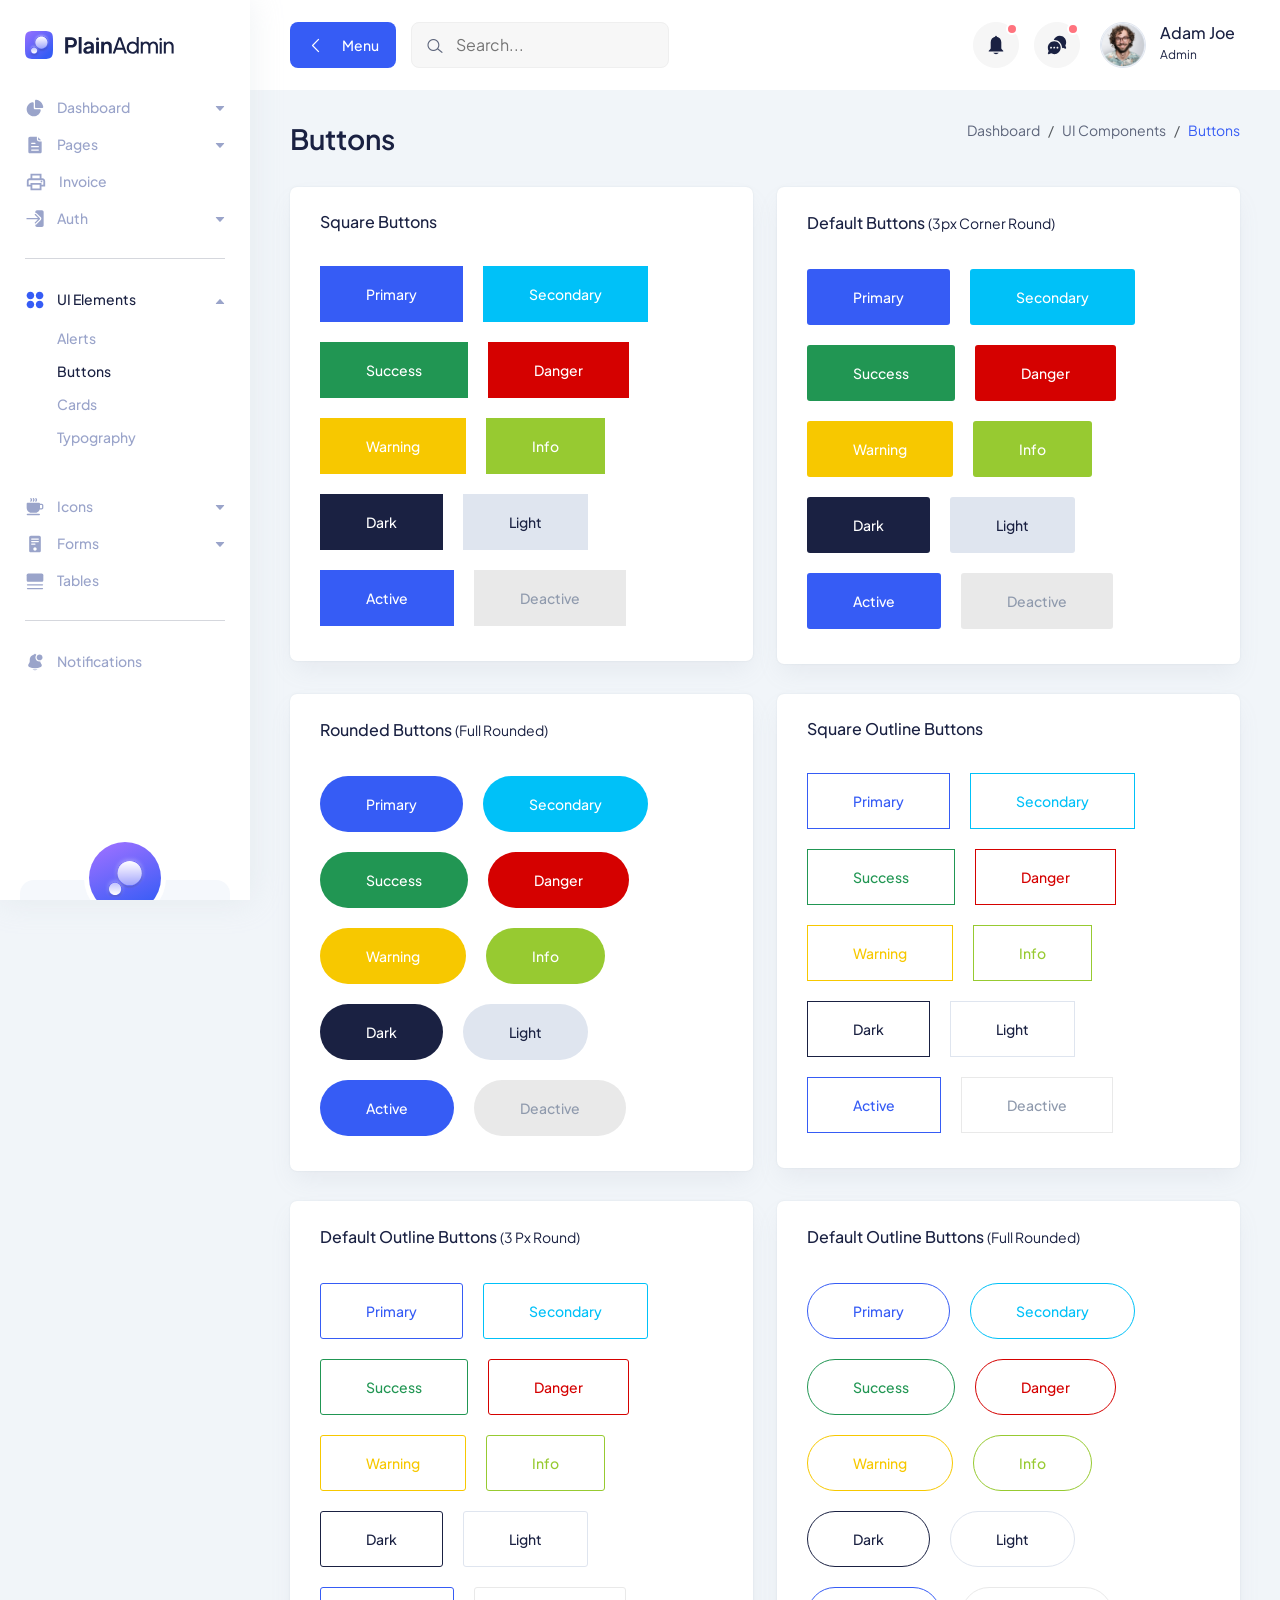
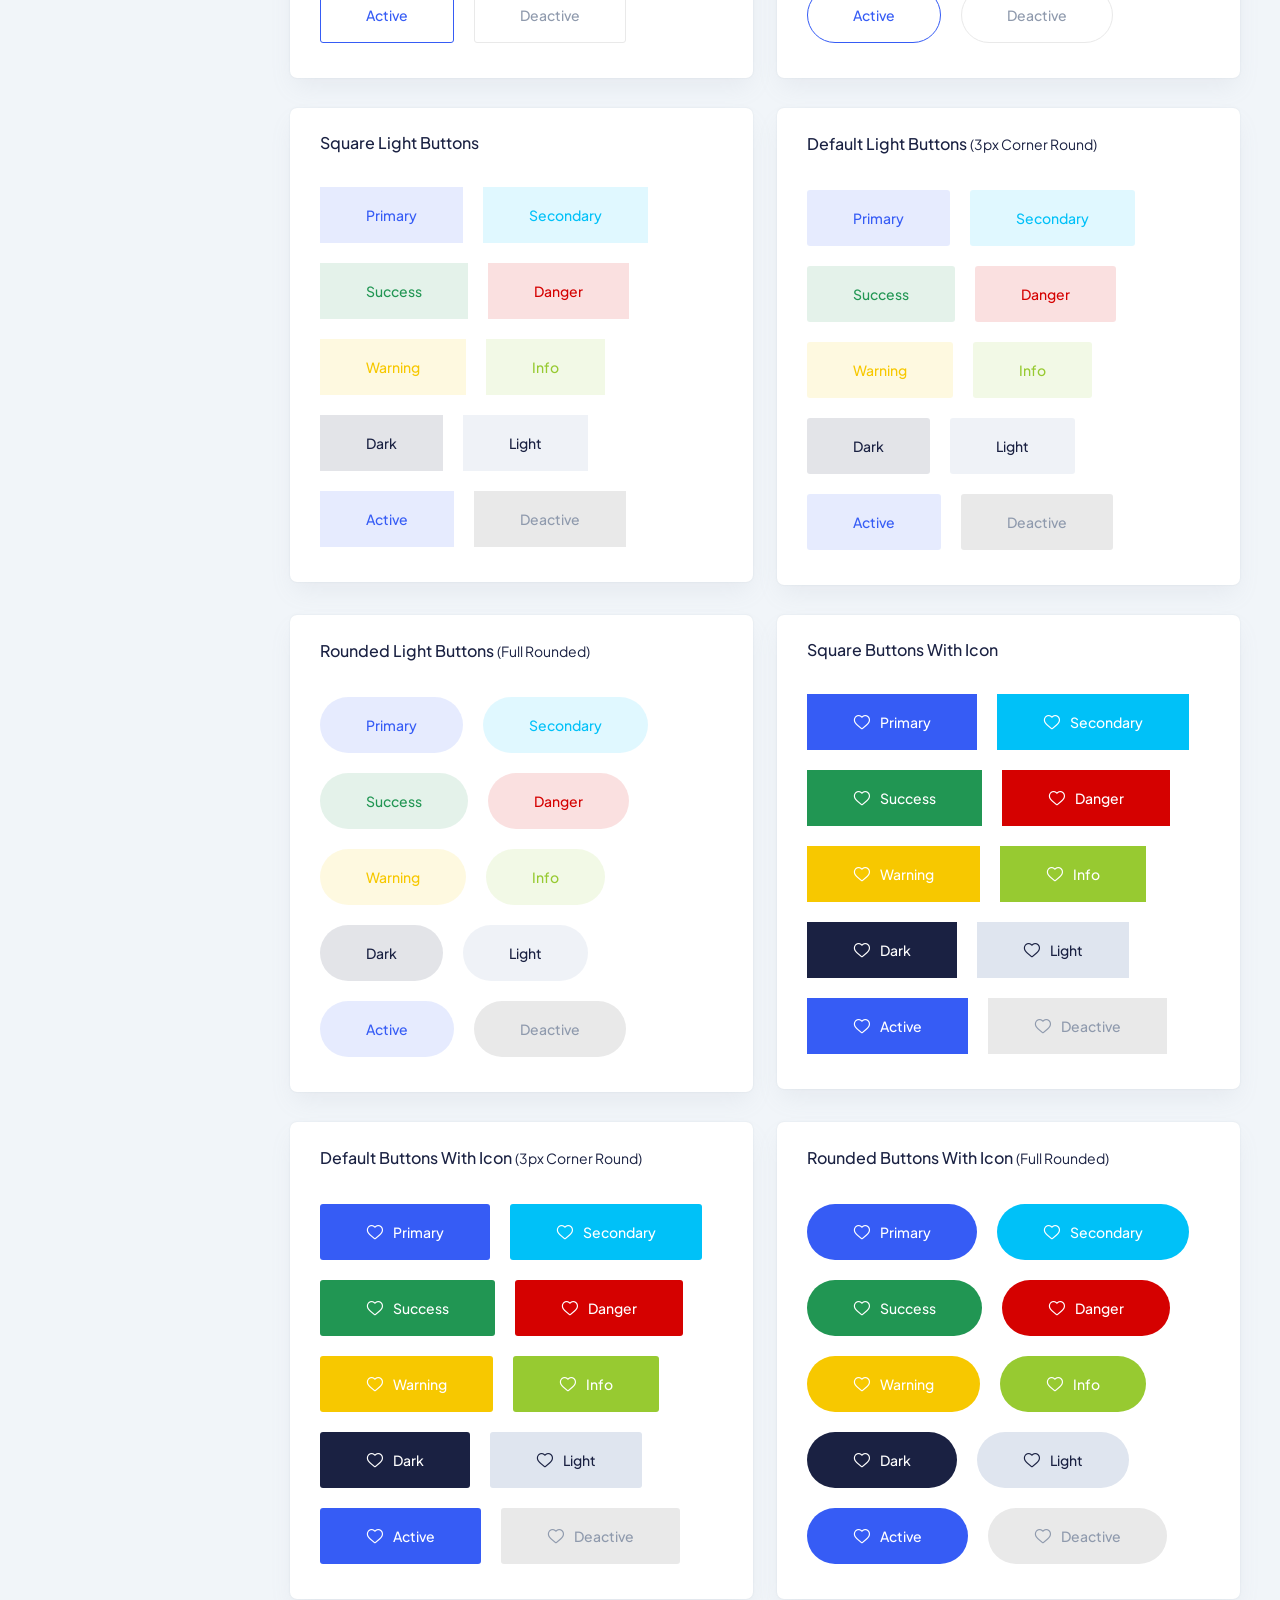
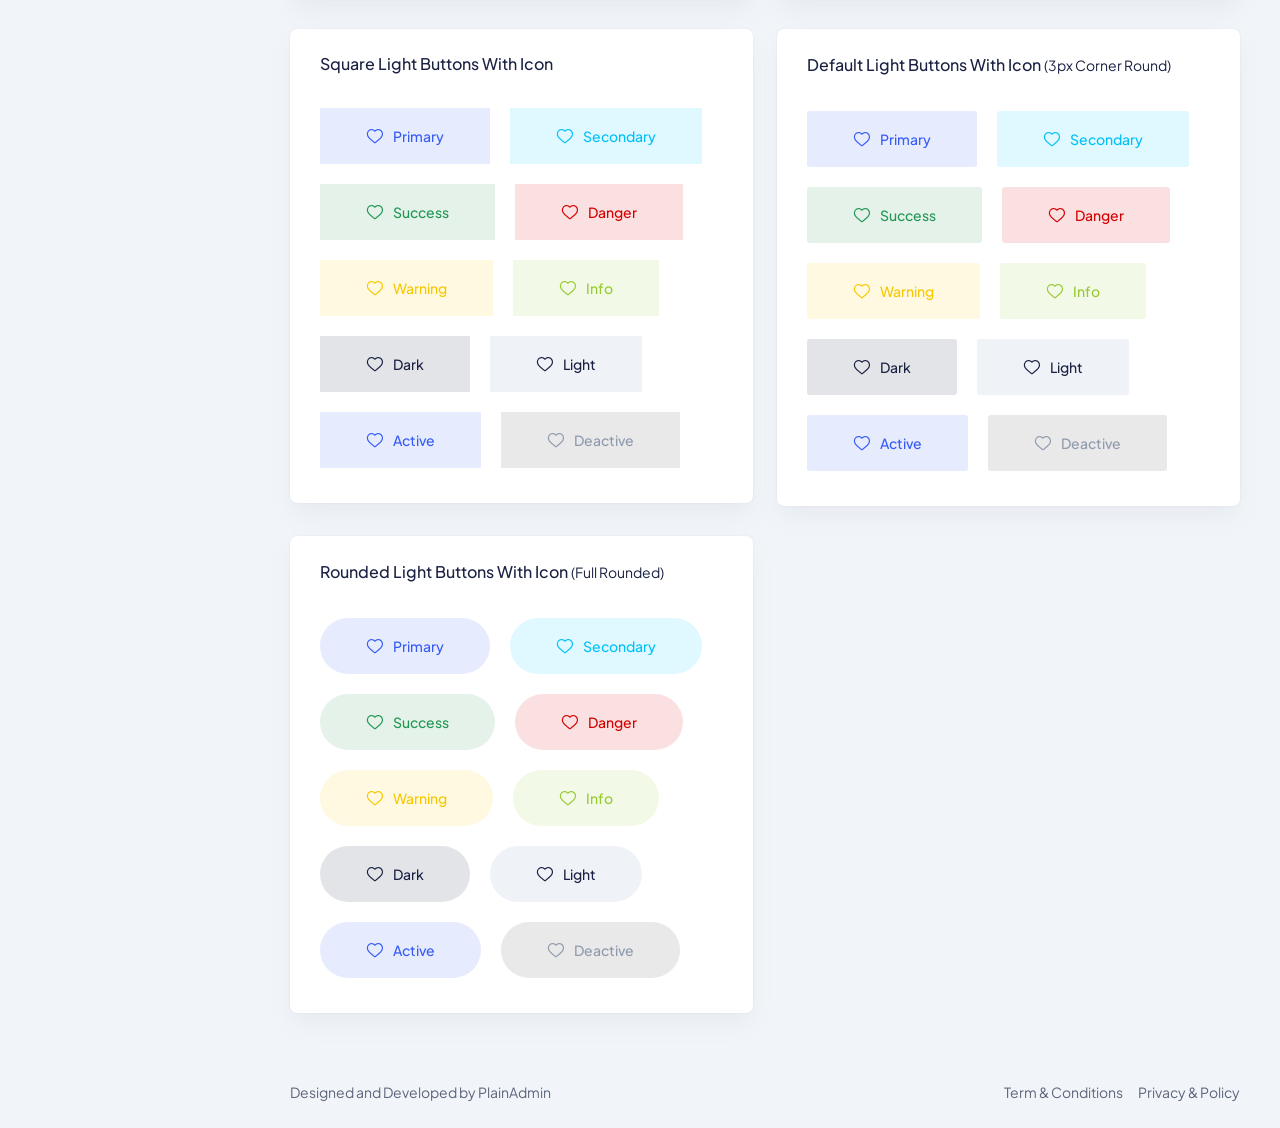
<file: admin/buttons.html>
<!DOCTYPE html>
<html lang="en">
  <head>
    <meta charset="UTF-8" />
    <meta http-equiv="X-UA-Compatible" content="IE=edge" />
    <meta name="viewport" content="width=device-width, initial-scale=1.0" />
    <link rel="shortcut icon" href="assets/images/favicon.svg" type="image/x-icon" />
    <title>Button | PlainAdmin Demo</title>

    <!-- ========== All CSS files linkup ========= -->
    <link rel="stylesheet" href="assets/css/bootstrap.min.css" />
    <link rel="stylesheet" href="assets/css/lineicons.css" />
    <link rel="stylesheet" href="assets/css/materialdesignicons.min.css" />
    <link rel="stylesheet" href="assets/css/fullcalendar.css" />
    <link rel="stylesheet" href="assets/css/main.css" />
  </head>
  <body>
    <!-- ======== Preloader =========== -->
    <div id="preloader">
      <div class="spinner"></div>
    </div>
    <!-- ======== Preloader =========== -->

    <!-- ======== sidebar-nav start =========== -->
    <aside class="sidebar-nav-wrapper">
      <div class="navbar-logo">
        <a href="index.html">
          <img src="assets/images/logo/logo.svg" alt="logo" />
        </a>
      </div>
      <nav class="sidebar-nav">
        <ul>
          <li class="nav-item nav-item-has-children">
            <a
              href="#0"
              class="collapsed"
              data-bs-toggle="collapse"
              data-bs-target="#ddmenu_1"
              aria-controls="ddmenu_1"
              aria-expanded="false"
              aria-label="Toggle navigation"
            >
              <span class="icon">
                <svg width="20" height="20" viewBox="0 0 20 20" fill="none" xmlns="http://www.w3.org/2000/svg">
                  <path
                    d="M8.74999 18.3333C12.2376 18.3333 15.1364 15.8128 15.7244 12.4941C15.8448 11.8143 15.2737 11.25 14.5833 11.25H9.99999C9.30966 11.25 8.74999 10.6903 8.74999 10V5.41666C8.74999 4.7263 8.18563 4.15512 7.50586 4.27556C4.18711 4.86357 1.66666 7.76243 1.66666 11.25C1.66666 15.162 4.83797 18.3333 8.74999 18.3333Z" />
                  <path
                    d="M17.0833 10C17.7737 10 18.3432 9.43708 18.2408 8.75433C17.7005 5.14918 14.8508 2.29947 11.2457 1.75912C10.5629 1.6568 10 2.2263 10 2.91665V9.16666C10 9.62691 10.3731 10 10.8333 10H17.0833Z" />
                </svg>
              </span>
              <span class="text">Dashboard</span>
            </a>
            <ul id="ddmenu_1" class="collapse dropdown-nav">
              <li>
                <a href="index.html"> eCommerce </a>
              </li>
            </ul>
          </li>
          <li class="nav-item nav-item-has-children">
            <a
              href="#0"
              class="collapsed"
              data-bs-toggle="collapse"
              data-bs-target="#ddmenu_2"
              aria-controls="ddmenu_2"
              aria-expanded="false"
              aria-label="Toggle navigation"
            >
              <span class="icon">
                <svg width="20" height="20" viewBox="0 0 20 20" fill="none" xmlns="http://www.w3.org/2000/svg">
                  <path
                    d="M11.8097 1.66667C11.8315 1.66667 11.8533 1.6671 11.875 1.66796V4.16667C11.875 5.43232 12.901 6.45834 14.1667 6.45834H16.6654C16.6663 6.48007 16.6667 6.50186 16.6667 6.5237V16.6667C16.6667 17.5872 15.9205 18.3333 15 18.3333H5.00001C4.07954 18.3333 3.33334 17.5872 3.33334 16.6667V3.33334C3.33334 2.41286 4.07954 1.66667 5.00001 1.66667H11.8097ZM6.66668 7.70834C6.3215 7.70834 6.04168 7.98816 6.04168 8.33334C6.04168 8.67851 6.3215 8.95834 6.66668 8.95834H10C10.3452 8.95834 10.625 8.67851 10.625 8.33334C10.625 7.98816 10.3452 7.70834 10 7.70834H6.66668ZM6.04168 11.6667C6.04168 12.0118 6.3215 12.2917 6.66668 12.2917H13.3333C13.6785 12.2917 13.9583 12.0118 13.9583 11.6667C13.9583 11.3215 13.6785 11.0417 13.3333 11.0417H6.66668C6.3215 11.0417 6.04168 11.3215 6.04168 11.6667ZM6.66668 14.375C6.3215 14.375 6.04168 14.6548 6.04168 15C6.04168 15.3452 6.3215 15.625 6.66668 15.625H13.3333C13.6785 15.625 13.9583 15.3452 13.9583 15C13.9583 14.6548 13.6785 14.375 13.3333 14.375H6.66668Z" />
                  <path
                    d="M13.125 2.29167L16.0417 5.20834H14.1667C13.5913 5.20834 13.125 4.74197 13.125 4.16667V2.29167Z" />
                </svg>
              </span>
              <span class="text">Pages</span>
            </a>
            <ul id="ddmenu_2" class="collapse dropdown-nav">
              <li>
                <a href="settings.html"> Settings </a>
              </li>
              <li>
                <a href="blank-page.html"> Blank Page </a>
              </li>
            </ul>
          </li>
          <li class="nav-item">
            <a href="inv'">
              <span class="icon">
                <svg
                  width="22"
                  height="22"
                  viewBox="0 0 22 22"
                  fill="none"
                  xmlns="http://www.w3.org/2000/svg"
                >
                  <path
                    d="M17.4166 7.33333C18.9383 7.33333 20.1666 8.56167 20.1666 10.0833V15.5833H16.4999V19.25H5.49992V15.5833H1.83325V10.0833C1.83325 8.56167 3.06159 7.33333 4.58325 7.33333H5.49992V2.75H16.4999V7.33333H17.4166ZM7.33325 4.58333V7.33333H14.6666V4.58333H7.33325ZM14.6666 17.4167V13.75H7.33325V17.4167H14.6666ZM16.4999 13.75H18.3333V10.0833C18.3333 9.57917 17.9208 9.16667 17.4166 9.16667H4.58325C4.07909 9.16667 3.66659 9.57917 3.66659 10.0833V13.75H5.49992V11.9167H16.4999V13.75ZM17.4166 10.5417C17.4166 11.0458 17.0041 11.4583 16.4999 11.4583C15.9958 11.4583 15.5833 11.0458 15.5833 10.5417C15.5833 10.0375 15.9958 9.625 16.4999 9.625C17.0041 9.625 17.4166 10.0375 17.4166 10.5417Z"
                  />
                </svg>
              </span>
              <span class="text">Invoice</span>
            </a>
          </li>
          <li class="nav-item nav-item-has-children">
            <a
              href="#0"
              class="collapsed"
              data-bs-toggle="collapse"
              data-bs-target="#ddmenu_3"
              aria-controls="ddmenu_3"
              aria-expanded="false"
              aria-label="Toggle navigation"
            >
              <span class="icon">
                <svg width="20" height="20" viewBox="0 0 20 20" fill="none" xmlns="http://www.w3.org/2000/svg">
                  <path
                    d="M14.9211 10.1294C15.1652 9.88534 15.1652 9.48967 14.9211 9.24559L10.7544 5.0789C10.5103 4.83482 10.1147 4.83482 9.87057 5.0789C9.62649 5.32297 9.62649 5.71871 9.87057 5.96278L12.9702 9.06251H1.97916C1.63398 9.06251 1.35416 9.34234 1.35416 9.68751C1.35416 10.0327 1.63398 10.3125 1.97916 10.3125H12.9702L9.87057 13.4123C9.62649 13.6563 9.62649 14.052 9.87057 14.2961C10.1147 14.5402 10.5103 14.5402 10.7544 14.2961L14.9211 10.1294Z" />
                  <path
                    d="M11.6383 15.18L15.805 11.0133C16.5373 10.2811 16.5373 9.09391 15.805 8.36166L11.6383 4.195C11.2722 3.82888 10.7923 3.64582 10.3125 3.64582V3.02082C10.3125 2.10035 11.0587 1.35416 11.9792 1.35416H16.9792C17.8997 1.35416 18.6458 2.10035 18.6458 3.02082V16.3542C18.6458 17.2747 17.8997 18.0208 16.9792 18.0208H11.9792C11.0587 18.0208 10.3125 17.2747 10.3125 16.3542V15.7292C10.7923 15.7292 11.2722 15.5461 11.6383 15.18Z" />
                </svg>
              </span>
              <span class="text">Auth</span>
            </a>
            <ul id="ddmenu_3" class="collapse dropdown-nav">
              <li>
                <a href="signin.html"> Sign In </a>
              </li>
              <li>
                <a href="signup.html"> Sign Up </a>
              </li>
            </ul>
          </li>
          <span class="divider"><hr /></span>
          <li class="nav-item nav-item-has-children">
            <a
              href="#0"
              class=""
              data-bs-toggle="collapse"
              data-bs-target="#ddmenu_4"
              aria-controls="ddmenu_4"
              aria-expanded="true"
              aria-label="Toggle navigation"
            >
              <span class="icon">
                <svg width="20" height="20" viewBox="0 0 20 20" fill="none" xmlns="http://www.w3.org/2000/svg">
                  <path
                    d="M1.66666 5.41669C1.66666 3.34562 3.34559 1.66669 5.41666 1.66669C7.48772 1.66669 9.16666 3.34562 9.16666 5.41669C9.16666 7.48775 7.48772 9.16669 5.41666 9.16669C3.34559 9.16669 1.66666 7.48775 1.66666 5.41669Z" />
                  <path
                    d="M1.66666 14.5834C1.66666 12.5123 3.34559 10.8334 5.41666 10.8334C7.48772 10.8334 9.16666 12.5123 9.16666 14.5834C9.16666 16.6545 7.48772 18.3334 5.41666 18.3334C3.34559 18.3334 1.66666 16.6545 1.66666 14.5834Z" />
                  <path
                    d="M10.8333 5.41669C10.8333 3.34562 12.5123 1.66669 14.5833 1.66669C16.6544 1.66669 18.3333 3.34562 18.3333 5.41669C18.3333 7.48775 16.6544 9.16669 14.5833 9.16669C12.5123 9.16669 10.8333 7.48775 10.8333 5.41669Z" />
                  <path
                    d="M10.8333 14.5834C10.8333 12.5123 12.5123 10.8334 14.5833 10.8334C16.6544 10.8334 18.3333 12.5123 18.3333 14.5834C18.3333 16.6545 16.6544 18.3334 14.5833 18.3334C12.5123 18.3334 10.8333 16.6545 10.8333 14.5834Z" />
                </svg>
              </span>
              <span class="text">UI Elements </span>
            </a>
            <ul id="ddmenu_4" class="collapsed show dropdown-nav">
              <li>
                <a href="alerts.html"> Alerts </a>
              </li>
              <li>
                <a href="buttons.html" class="active"> Buttons </a>
              </li>
              <li>
                <a href="cards.html"> Cards </a>
              </li>
              <li>
                <a href="typography.html"> Typography </a>
              </li>
            </ul>
          </li>
          <li class="nav-item nav-item-has-children">
            <a
              href="#0"
              class="collapsed"
              data-bs-toggle="collapse"
              data-bs-target="#ddmenu_55"
              aria-controls="ddmenu_55"
              aria-expanded="false"
              aria-label="Toggle navigation"
            >
              <span class="icon">
                <svg width="20" height="20" viewBox="0 0 20 20" fill="none" xmlns="http://www.w3.org/2000/svg">
                  <path
                    d="M5.48663 1.1466C5.77383 0.955131 6.16188 1.03274 6.35335 1.31994L6.87852 2.10769C7.20508 2.59755 7.20508 3.23571 6.87852 3.72556L6.35335 4.51331C6.16188 4.80052 5.77383 4.87813 5.48663 4.68666C5.19943 4.49519 5.12182 4.10715 5.31328 3.81994L5.83845 3.03219C5.88511 2.96221 5.88511 2.87105 5.83845 2.80106L5.31328 2.01331C5.12182 1.72611 5.19943 1.33806 5.48663 1.1466Z" />
                  <path
                    d="M2.49999 5.83331C2.03976 5.83331 1.66666 6.2064 1.66666 6.66665V10.8333C1.66666 13.5948 3.90523 15.8333 6.66666 15.8333H9.99999C12.1856 15.8333 14.0436 14.431 14.7235 12.4772C14.8134 12.4922 14.9058 12.5 15 12.5H16.6667C17.5872 12.5 18.3333 11.7538 18.3333 10.8333V8.33331C18.3333 7.41284 17.5872 6.66665 16.6667 6.66665H15C15 6.2064 14.6269 5.83331 14.1667 5.83331H2.49999ZM14.9829 11.2496C14.9942 11.1123 15 10.9735 15 10.8333V7.91665H16.6667C16.8967 7.91665 17.0833 8.10319 17.0833 8.33331V10.8333C17.0833 11.0634 16.8967 11.25 16.6667 11.25H15L14.9898 11.2498L14.9829 11.2496Z" />
                  <path
                    d="M8.85332 1.31994C8.6619 1.03274 8.27383 0.955131 7.98663 1.1466C7.69943 1.33806 7.62182 1.72611 7.81328 2.01331L8.33848 2.80106C8.38507 2.87105 8.38507 2.96221 8.33848 3.03219L7.81328 3.81994C7.62182 4.10715 7.69943 4.49519 7.98663 4.68666C8.27383 4.87813 8.6619 4.80052 8.85332 4.51331L9.37848 3.72556C9.70507 3.23571 9.70507 2.59755 9.37848 2.10769L8.85332 1.31994Z" />
                  <path
                    d="M10.4867 1.1466C10.7738 0.955131 11.1619 1.03274 11.3533 1.31994L11.8785 2.10769C12.2051 2.59755 12.2051 3.23571 11.8785 3.72556L11.3533 4.51331C11.1619 4.80052 10.7738 4.87813 10.4867 4.68666C10.1994 4.49519 10.1218 4.10715 10.3133 3.81994L10.8385 3.03219C10.8851 2.96221 10.8851 2.87105 10.8385 2.80106L10.3133 2.01331C10.1218 1.72611 10.1994 1.33806 10.4867 1.1466Z" />
                  <path
                    d="M2.49999 16.6667C2.03976 16.6667 1.66666 17.0398 1.66666 17.5C1.66666 17.9602 2.03976 18.3334 2.49999 18.3334H14.1667C14.6269 18.3334 15 17.9602 15 17.5C15 17.0398 14.6269 16.6667 14.1667 16.6667H2.49999Z" />
                </svg>
              </span>
              <span class="text">Icons</span>
            </a>
            <ul id="ddmenu_55" class="collapse dropdown-nav">
              <li>
                <a href="icons.html"> LineIcons </a>
              </li>
              <li>
                <a href="mdi-icons.html"> MDI Icons </a>
              </li>
            </ul>
          </li>
          <li class="nav-item nav-item-has-children">
            <a
              href="#0"
              class="collapsed"
              data-bs-toggle="collapse"
              data-bs-target="#ddmenu_5"
              aria-controls="ddmenu_5"
              aria-expanded="false"
              aria-label="Toggle navigation"
            >
              <span class="icon">
                <svg width="20" height="20" viewBox="0 0 20 20" fill="none" xmlns="http://www.w3.org/2000/svg">
                  <path
                    d="M4.16666 3.33335C4.16666 2.41288 4.91285 1.66669 5.83332 1.66669H14.1667C15.0872 1.66669 15.8333 2.41288 15.8333 3.33335V16.6667C15.8333 17.5872 15.0872 18.3334 14.1667 18.3334H5.83332C4.91285 18.3334 4.16666 17.5872 4.16666 16.6667V3.33335ZM6.04166 5.00002C6.04166 5.3452 6.32148 5.62502 6.66666 5.62502H13.3333C13.6785 5.62502 13.9583 5.3452 13.9583 5.00002C13.9583 4.65485 13.6785 4.37502 13.3333 4.37502H6.66666C6.32148 4.37502 6.04166 4.65485 6.04166 5.00002ZM6.66666 6.87502C6.32148 6.87502 6.04166 7.15485 6.04166 7.50002C6.04166 7.8452 6.32148 8.12502 6.66666 8.12502H13.3333C13.6785 8.12502 13.9583 7.8452 13.9583 7.50002C13.9583 7.15485 13.6785 6.87502 13.3333 6.87502H6.66666ZM6.04166 10C6.04166 10.3452 6.32148 10.625 6.66666 10.625H9.99999C10.3452 10.625 10.625 10.3452 10.625 10C10.625 9.65485 10.3452 9.37502 9.99999 9.37502H6.66666C6.32148 9.37502 6.04166 9.65485 6.04166 10ZM9.99999 16.6667C10.9205 16.6667 11.6667 15.9205 11.6667 15C11.6667 14.0795 10.9205 13.3334 9.99999 13.3334C9.07949 13.3334 8.33332 14.0795 8.33332 15C8.33332 15.9205 9.07949 16.6667 9.99999 16.6667Z" />
                </svg>
              </span>
              <span class="text"> Forms </span>
            </a>
            <ul id="ddmenu_5" class="collapse dropdown-nav">
              <li>
                <a href="form-elements.html"> Form Elements </a>
              </li>
            </ul>
          </li>
          <li class="nav-item">
            <a href="tables.html">
              <span class="icon">
                <svg width="20" height="20" viewBox="0 0 20 20" fill="none" xmlns="http://www.w3.org/2000/svg">
                  <path
                    d="M1.66666 4.16667C1.66666 3.24619 2.41285 2.5 3.33332 2.5H16.6667C17.5872 2.5 18.3333 3.24619 18.3333 4.16667V9.16667C18.3333 10.0872 17.5872 10.8333 16.6667 10.8333H3.33332C2.41285 10.8333 1.66666 10.0872 1.66666 9.16667V4.16667Z" />
                  <path
                    d="M1.875 13.75C1.875 13.4048 2.15483 13.125 2.5 13.125H17.5C17.8452 13.125 18.125 13.4048 18.125 13.75C18.125 14.0952 17.8452 14.375 17.5 14.375H2.5C2.15483 14.375 1.875 14.0952 1.875 13.75Z" />
                  <path
                    d="M2.5 16.875C2.15483 16.875 1.875 17.1548 1.875 17.5C1.875 17.8452 2.15483 18.125 2.5 18.125H17.5C17.8452 18.125 18.125 17.8452 18.125 17.5C18.125 17.1548 17.8452 16.875 17.5 16.875H2.5Z" />
                </svg>
              </span>
              <span class="text">Tables</span>
            </a>
          </li>
          <span class="divider"><hr /></span>

          <li class="nav-item">
            <a href="notification.html">
              <span class="icon">
                <svg width="20" height="20" viewBox="0 0 20 20" fill="none" xmlns="http://www.w3.org/2000/svg">
                  <path
                    d="M10.8333 2.50008C10.8333 2.03984 10.4602 1.66675 9.99999 1.66675C9.53975 1.66675 9.16666 2.03984 9.16666 2.50008C9.16666 2.96032 9.53975 3.33341 9.99999 3.33341C10.4602 3.33341 10.8333 2.96032 10.8333 2.50008Z" />
                  <path
                    d="M17.5 5.41673C17.5 7.02756 16.1942 8.33339 14.5833 8.33339C12.9725 8.33339 11.6667 7.02756 11.6667 5.41673C11.6667 3.80589 12.9725 2.50006 14.5833 2.50006C16.1942 2.50006 17.5 3.80589 17.5 5.41673Z" />
                  <path
                    d="M11.4272 2.69637C10.9734 2.56848 10.4947 2.50006 10 2.50006C7.10054 2.50006 4.75003 4.85057 4.75003 7.75006V9.20873C4.75003 9.72814 4.62082 10.2393 4.37404 10.6963L3.36705 12.5611C2.89938 13.4272 3.26806 14.5081 4.16749 14.9078C7.88074 16.5581 12.1193 16.5581 15.8326 14.9078C16.732 14.5081 17.1007 13.4272 16.633 12.5611L15.626 10.6963C15.43 10.3333 15.3081 9.93606 15.2663 9.52773C15.0441 9.56431 14.8159 9.58339 14.5833 9.58339C12.2822 9.58339 10.4167 7.71791 10.4167 5.41673C10.4167 4.37705 10.7975 3.42631 11.4272 2.69637Z" />
                  <path
                    d="M7.48901 17.1925C8.10004 17.8918 8.99841 18.3335 10 18.3335C11.0016 18.3335 11.9 17.8918 12.511 17.1925C10.8482 17.4634 9.15183 17.4634 7.48901 17.1925Z" />
                </svg>
              </span>
              <span class="text">Notifications</span>
            </a>
          </li>
        </ul>
      </nav>
      <div class="promo-box">
        <div class="promo-icon">
          <img class="mx-auto" src="./assets/images/logo/logo-icon-big.svg" alt="Logo">
        </div>
        <h3>Upgrade to PRO</h3>
        <p>Improve your development process and start doing more with PlainAdmin PRO!</p>
        <a href="https://plainadmin.com/pro" target="_blank" rel="nofollow" class="main-btn primary-btn btn-hover">
          Upgrade to PRO
        </a>
      </div>
    </aside>
    <div class="overlay"></div>
    <!-- ======== sidebar-nav end =========== -->

    <!-- ======== main-wrapper start =========== -->
    <main class="main-wrapper">
      <!-- ========== header start ========== -->
      <header class="header">
        <div class="container-fluid">
          <div class="row">
            <div class="col-lg-5 col-md-5 col-6">
              <div class="header-left d-flex align-items-center">
                <div class="menu-toggle-btn mr-15">
                  <button id="menu-toggle" class="main-btn primary-btn btn-hover">
                    <i class="lni lni-chevron-left me-2"></i> Menu
                  </button>
                </div>
                <div class="header-search d-none d-md-flex">
                  <form action="#">
                    <input type="text" placeholder="Search..." />
                    <button><i class="lni lni-search-alt"></i></button>
                  </form>
                </div>
              </div>
            </div>
            <div class="col-lg-7 col-md-7 col-6">
              <div class="header-right">
                <!-- notification start -->
                <div class="notification-box ml-15 d-none d-md-flex">
                  <button class="dropdown-toggle" type="button" id="notification" data-bs-toggle="dropdown"
                    aria-expanded="false">
                    <svg width="22" height="22" viewBox="0 0 22 22" fill="none" xmlns="http://www.w3.org/2000/svg">
                      <path
                        d="M11 20.1667C9.88317 20.1667 8.88718 19.63 8.23901 18.7917H13.761C13.113 19.63 12.1169 20.1667 11 20.1667Z"
                        fill="" />
                      <path
                        d="M10.1157 2.74999C10.1157 2.24374 10.5117 1.83333 11 1.83333C11.4883 1.83333 11.8842 2.24374 11.8842 2.74999V2.82604C14.3932 3.26245 16.3051 5.52474 16.3051 8.24999V14.287C16.3051 14.5301 16.3982 14.7633 16.564 14.9352L18.2029 16.6342C18.4814 16.9229 18.2842 17.4167 17.8903 17.4167H4.10961C3.71574 17.4167 3.5185 16.9229 3.797 16.6342L5.43589 14.9352C5.6017 14.7633 5.69485 14.5301 5.69485 14.287V8.24999C5.69485 5.52474 7.60672 3.26245 10.1157 2.82604V2.74999Z"
                        fill="" />
                    </svg>
                    <span></span>
                  </button>
                  <ul class="dropdown-menu dropdown-menu-end" aria-labelledby="notification">
                    <li>
                      <a href="#0">
                        <div class="image">
                          <img src="assets/images/lead/lead-6.png" alt="" />
                        </div>
                        <div class="content">
                          <h6>
                            John Doe
                            <span class="text-regular">
                              comment on a product.
                            </span>
                          </h6>
                          <p>
                            Lorem ipsum dolor sit amet, consect etur adipiscing
                            elit Vivamus tortor.
                          </p>
                          <span>10 mins ago</span>
                        </div>
                      </a>
                    </li>
                    <li>
                      <a href="#0">
                        <div class="image">
                          <img src="assets/images/lead/lead-1.png" alt="" />
                        </div>
                        <div class="content">
                          <h6>
                            Jonathon
                            <span class="text-regular">
                              like on a product.
                            </span>
                          </h6>
                          <p>
                            Lorem ipsum dolor sit amet, consect etur adipiscing
                            elit Vivamus tortor.
                          </p>
                          <span>10 mins ago</span>
                        </div>
                      </a>
                    </li>
                  </ul>
                </div>
                <!-- notification end -->
                <!-- message start -->
                <div class="header-message-box ml-15 d-none d-md-flex">
                  <button class="dropdown-toggle" type="button" id="message" data-bs-toggle="dropdown"
                    aria-expanded="false">
                    <svg width="22" height="22" viewBox="0 0 22 22" fill="none" xmlns="http://www.w3.org/2000/svg">
                      <path
                        d="M7.74866 5.97421C7.91444 5.96367 8.08162 5.95833 8.25005 5.95833C12.5532 5.95833 16.0417 9.4468 16.0417 13.75C16.0417 13.9184 16.0364 14.0856 16.0259 14.2514C16.3246 14.138 16.6127 14.003 16.8883 13.8482L19.2306 14.629C19.7858 14.8141 20.3141 14.2858 20.129 13.7306L19.3482 11.3882C19.8694 10.4604 20.1667 9.38996 20.1667 8.25C20.1667 4.70617 17.2939 1.83333 13.75 1.83333C11.0077 1.83333 8.66702 3.55376 7.74866 5.97421Z"
                        fill="" />
                      <path
                        d="M14.6667 13.75C14.6667 17.2938 11.7939 20.1667 8.25004 20.1667C7.11011 20.1667 6.03962 19.8694 5.11182 19.3482L2.76946 20.129C2.21421 20.3141 1.68597 19.7858 1.87105 19.2306L2.65184 16.8882C2.13062 15.9604 1.83338 14.89 1.83338 13.75C1.83338 10.2062 4.70622 7.33333 8.25004 7.33333C11.7939 7.33333 14.6667 10.2062 14.6667 13.75ZM5.95838 13.75C5.95838 13.2437 5.54797 12.8333 5.04171 12.8333C4.53545 12.8333 4.12504 13.2437 4.12504 13.75C4.12504 14.2563 4.53545 14.6667 5.04171 14.6667C5.54797 14.6667 5.95838 14.2563 5.95838 13.75ZM9.16671 13.75C9.16671 13.2437 8.7563 12.8333 8.25004 12.8333C7.74379 12.8333 7.33338 13.2437 7.33338 13.75C7.33338 14.2563 7.74379 14.6667 8.25004 14.6667C8.7563 14.6667 9.16671 14.2563 9.16671 13.75ZM11.4584 14.6667C11.9647 14.6667 12.375 14.2563 12.375 13.75C12.375 13.2437 11.9647 12.8333 11.4584 12.8333C10.9521 12.8333 10.5417 13.2437 10.5417 13.75C10.5417 14.2563 10.9521 14.6667 11.4584 14.6667Z"
                        fill="" />
                    </svg>
                    <span></span>
                  </button>
                  <ul class="dropdown-menu dropdown-menu-end" aria-labelledby="message">
                    <li>
                      <a href="#0">
                        <div class="image">
                          <img src="assets/images/lead/lead-5.png" alt="" />
                        </div>
                        <div class="content">
                          <h6>Jacob Jones</h6>
                          <p>Hey!I can across your profile and ...</p>
                          <span>10 mins ago</span>
                        </div>
                      </a>
                    </li>
                    <li>
                      <a href="#0">
                        <div class="image">
                          <img src="assets/images/lead/lead-3.png" alt="" />
                        </div>
                        <div class="content">
                          <h6>John Doe</h6>
                          <p>Would you mind please checking out</p>
                          <span>12 mins ago</span>
                        </div>
                      </a>
                    </li>
                    <li>
                      <a href="#0">
                        <div class="image">
                          <img src="assets/images/lead/lead-2.png" alt="" />
                        </div>
                        <div class="content">
                          <h6>Anee Lee</h6>
                          <p>Hey! are you available for freelance?</p>
                          <span>1h ago</span>
                        </div>
                      </a>
                    </li>
                  </ul>
                </div>
                <!-- message end -->
                <!-- profile start -->
                <div class="profile-box ml-15">
                  <button class="dropdown-toggle bg-transparent border-0" type="button" id="profile"
                    data-bs-toggle="dropdown" aria-expanded="false">
                    <div class="profile-info">
                      <div class="info">
                        <div class="image">
                          <img src="assets/images/profile/profile-image.png" alt="" />
                        </div>
                        <div>
                          <h6 class="fw-500">Adam Joe</h6>
                          <p>Admin</p>
                        </div>
                      </div>
                    </div>
                  </button>
                  <ul class="dropdown-menu dropdown-menu-end" aria-labelledby="profile">
                    <li>
                      <div class="author-info flex items-center !p-1">
                        <div class="image">
                          <img src="assets/images/profile/profile-image.png" alt="image">
                        </div>
                        <div class="content">
                          <h4 class="text-sm">Adam Joe</h4>
                          <a class="text-black/40 dark:text-white/40 hover:text-black dark:hover:text-white text-xs"
                            href="#">Email@gmail.com</a>
                        </div>
                      </div>
                    </li>
                    <li class="divider"></li>
                    <li>
                      <a href="#0">
                        <i class="lni lni-user"></i> View Profile
                      </a>
                    </li>
                    <li>
                      <a href="#0">
                        <i class="lni lni-alarm"></i> Notifications
                      </a>
                    </li>
                    <li>
                      <a href="#0"> <i class="lni lni-inbox"></i> Messages </a>
                    </li>
                    <li>
                      <a href="#0"> <i class="lni lni-cog"></i> Settings </a>
                    </li>
                    <li class="divider"></li>
                    <li>
                      <a href="#0"> <i class="lni lni-exit"></i> Sign Out </a>
                    </li>
                  </ul>
                </div>
                <!-- profile end -->
              </div>
            </div>
          </div>
        </div>
      </header>
      <!-- ========== header end ========== -->

      <!-- ========== button components start ========== -->
      <section class="button-components">
        <div class="container-fluid">
          <!-- ========== title-wrapper start ========== -->
          <div class="title-wrapper pt-30">
            <div class="row align-items-center">
              <div class="col-md-6">
                <div class="title">
                  <h2>Buttons</h2>
                </div>
              </div>
              <!-- end col -->
              <div class="col-md-6">
                <div class="breadcrumb-wrapper">
                  <nav aria-label="breadcrumb">
                    <ol class="breadcrumb">
                      <li class="breadcrumb-item">
                        <a href="#0">Dashboard</a>
                      </li>
                      <li class="breadcrumb-item">
                        <a href="#0">UI Components</a>
                      </li>
                      <li class="breadcrumb-item active" aria-current="page">
                        Buttons
                      </li>
                    </ol>
                  </nav>
                </div>
              </div>
              <!-- end col -->
            </div>
            <!-- end row -->
          </div>
          <!-- ========== title-wrapper end ========== -->

          <!-- ========== button-cards-wrapper start ========== -->
          <div class="buttons-cards-wrapper">
            <div class="row">
              <div class="col-lg-6">
                <div class="card-style mb-30">
                  <h5 class="text-medium mb-25">Square Buttons</h5>
                  <ul class="buttons-group">
                    <li>
                      <a href="#0" class="main-btn primary-btn square-btn btn-hover">Primary</a>
                    </li>
                    <li>
                      <a href="#0" class="main-btn secondary-btn square-btn btn-hover">Secondary</a>
                    </li>
                    <li>
                      <a href="#0" class="main-btn success-btn square-btn btn-hover">Success</a>
                    </li>
                    <li>
                      <a href="#0" class="main-btn danger-btn square-btn btn-hover">Danger</a>
                    </li>
                    <li>
                      <a href="#0" class="main-btn warning-btn square-btn btn-hover">Warning</a>
                    </li>
                    <li>
                      <a href="#0" class="main-btn info-btn square-btn btn-hover">Info</a>
                    </li>
                    <li>
                      <a href="#0" class="main-btn dark-btn square-btn btn-hover">Dark</a>
                    </li>
                    <li>
                      <a href="#0" class="main-btn light-btn square-btn btn-hover">Light</a>
                    </li>
                    <li>
                      <a href="#0" class="main-btn active-btn square-btn btn-hover">Active</a>
                    </li>
                    <li>
                      <a href="#0" class="main-btn deactive-btn square-btn btn-hover">Deactive</a>
                    </li>
                  </ul>
                </div>
                <!-- end card -->
              </div>
              <!-- end col -->
              <div class="col-lg-6">
                <div class="card-style mb-30">
                  <h5 class="text-medium mb-25">
                    Default Buttons
                    <span class="text-sm text-regular">(3px Corner Round)</span>
                  </h5>
                  <ul class="buttons-group">
                    <li>
                      <a href="#0" class="main-btn primary-btn btn-hover">Primary</a>
                    </li>
                    <li>
                      <a href="#0" class="main-btn secondary-btn btn-hover">Secondary</a>
                    </li>
                    <li>
                      <a href="#0" class="main-btn success-btn btn-hover">Success</a>
                    </li>
                    <li>
                      <a href="#0" class="main-btn danger-btn btn-hover">Danger</a>
                    </li>
                    <li>
                      <a href="#0" class="main-btn warning-btn btn-hover">Warning</a>
                    </li>
                    <li>
                      <a href="#0" class="main-btn info-btn btn-hover">Info</a>
                    </li>
                    <li>
                      <a href="#0" class="main-btn dark-btn btn-hover">Dark</a>
                    </li>
                    <li>
                      <a href="#0" class="main-btn light-btn btn-hover">Light</a>
                    </li>
                    <li>
                      <a href="#0" class="main-btn active-btn btn-hover">Active</a>
                    </li>
                    <li>
                      <a href="#0" class="main-btn deactive-btn btn-hover">Deactive</a>
                    </li>
                  </ul>
                </div>
                <!-- end card -->
              </div>
              <!-- end col -->
              <div class="col-lg-6">
                <div class="card-style mb-30">
                  <h5 class="text-medium mb-25">
                    Rounded Buttons
                    <span class="text-sm text-regular">(Full Rounded)</span>
                  </h5>
                  <ul class="buttons-group">
                    <li>
                      <a href="#0" class="main-btn primary-btn rounded-full btn-hover">Primary</a>
                    </li>
                    <li>
                      <a href="#0" class="main-btn secondary-btn rounded-full btn-hover">Secondary</a>
                    </li>
                    <li>
                      <a href="#0" class="main-btn success-btn rounded-full btn-hover">Success</a>
                    </li>
                    <li>
                      <a href="#0" class="main-btn danger-btn rounded-full btn-hover">Danger</a>
                    </li>
                    <li>
                      <a href="#0" class="main-btn warning-btn rounded-full btn-hover">Warning</a>
                    </li>
                    <li>
                      <a href="#0" class="main-btn info-btn rounded-full btn-hover">Info</a>
                    </li>
                    <li>
                      <a href="#0" class="main-btn dark-btn rounded-full btn-hover">Dark</a>
                    </li>
                    <li>
                      <a href="#0" class="main-btn light-btn rounded-full btn-hover">Light</a>
                    </li>
                    <li>
                      <a href="#0" class="main-btn active-btn rounded-full btn-hover">Active</a>
                    </li>
                    <li>
                      <a href="#0" class="main-btn deactive-btn rounded-full btn-hover">Deactive</a>
                    </li>
                  </ul>
                </div>
                <!-- end card -->
              </div>
              <!-- end col -->
              <div class="col-lg-6">
                <div class="card-style mb-30">
                  <h5 class="text-medium mb-25">Square Outline Buttons</h5>
                  <ul class="buttons-group">
                    <li>
                      <a href="#0" class="main-btn primary-btn-outline square-btn btn-hover">Primary</a>
                    </li>
                    <li>
                      <a href="#0" class="main-btn secondary-btn-outline square-btn btn-hover">Secondary</a>
                    </li>
                    <li>
                      <a href="#0" class="main-btn success-btn-outline square-btn btn-hover">Success</a>
                    </li>
                    <li>
                      <a href="#0" class="main-btn danger-btn-outline square-btn btn-hover">Danger</a>
                    </li>
                    <li>
                      <a href="#0" class="main-btn warning-btn-outline square-btn btn-hover">Warning</a>
                    </li>
                    <li>
                      <a href="#0" class="main-btn info-btn-outline square-btn btn-hover">Info</a>
                    </li>
                    <li>
                      <a href="#0" class="main-btn dark-btn-outline square-btn btn-hover">Dark</a>
                    </li>
                    <li>
                      <a href="#0" class="main-btn light-btn-outline square-btn btn-hover">Light</a>
                    </li>
                    <li>
                      <a href="#0" class="main-btn active-btn-outline square-btn btn-hover">Active</a>
                    </li>
                    <li>
                      <a href="#0" class="main-btn deactive-btn-outline square-btn btn-hover">Deactive</a>
                    </li>
                  </ul>
                </div>
                <!-- end card -->
              </div>
              <!-- end col -->
              <div class="col-lg-6">
                <div class="card-style mb-30">
                  <h5 class="text-medium mb-25">
                    Default Outline Buttons
                    <span class="text-sm text-regular">(3 Px Round)</span>
                  </h5>
                  <ul class="buttons-group">
                    <li>
                      <a href="#0" class="main-btn primary-btn-outline btn-hover">Primary</a>
                    </li>
                    <li>
                      <a href="#0" class="main-btn secondary-btn-outline btn-hover">Secondary</a>
                    </li>
                    <li>
                      <a href="#0" class="main-btn success-btn-outline btn-hover">Success</a>
                    </li>
                    <li>
                      <a href="#0" class="main-btn danger-btn-outline btn-hover">Danger</a>
                    </li>
                    <li>
                      <a href="#0" class="main-btn warning-btn-outline btn-hover">Warning</a>
                    </li>
                    <li>
                      <a href="#0" class="main-btn info-btn-outline btn-hover">Info</a>
                    </li>
                    <li>
                      <a href="#0" class="main-btn dark-btn-outline btn-hover">Dark</a>
                    </li>
                    <li>
                      <a href="#0" class="main-btn light-btn-outline btn-hover">Light</a>
                    </li>
                    <li>
                      <a href="#0" class="main-btn active-btn-outline btn-hover">Active</a>
                    </li>
                    <li>
                      <a href="#0" class="main-btn deactive-btn-outline btn-hover">Deactive</a>
                    </li>
                  </ul>
                </div>
                <!-- end card -->
              </div>
              <!-- end col -->
              <div class="col-lg-6">
                <div class="card-style mb-30">
                  <h5 class="text-medium mb-25">
                    Default Outline Buttons
                    <span class="text-sm text-regular">(Full Rounded)</span>
                  </h5>
                  <ul class="buttons-group">
                    <li>
                      <a href="#0" class="main-btn primary-btn-outline rounded-full btn-hover">Primary</a>
                    </li>
                    <li>
                      <a href="#0" class="main-btn secondary-btn-outline rounded-full btn-hover">Secondary</a>
                    </li>
                    <li>
                      <a href="#0" class="main-btn success-btn-outline rounded-full btn-hover">Success</a>
                    </li>
                    <li>
                      <a href="#0" class="main-btn danger-btn-outline rounded-full btn-hover">Danger</a>
                    </li>
                    <li>
                      <a href="#0" class="main-btn warning-btn-outline rounded-full btn-hover">Warning</a>
                    </li>
                    <li>
                      <a href="#0" class="main-btn info-btn-outline rounded-full btn-hover">Info</a>
                    </li>
                    <li>
                      <a href="#0" class="main-btn dark-btn-outline rounded-full btn-hover">Dark</a>
                    </li>
                    <li>
                      <a href="#0" class="main-btn light-btn-outline rounded-full btn-hover">Light</a>
                    </li>
                    <li>
                      <a href="#0" class="main-btn active-btn-outline rounded-full btn-hover">Active</a>
                    </li>
                    <li>
                      <a href="#0" class="main-btn deactive-btn-outline rounded-full btn-hover">Deactive</a>
                    </li>
                  </ul>
                </div>
                <!-- end card -->
              </div>
              <!-- end col -->
              <div class="col-lg-6">
                <div class="card-style mb-30">
                  <h5 class="text-medium mb-25">Square Light Buttons</h5>
                  <ul class="buttons-group">
                    <li>
                      <a href="#0" class="main-btn primary-btn-light square-btn btn-hover">Primary</a>
                    </li>
                    <li>
                      <a href="#0" class="main-btn secondary-btn-light square-btn btn-hover">Secondary</a>
                    </li>
                    <li>
                      <a href="#0" class="main-btn success-btn-light square-btn btn-hover">Success</a>
                    </li>
                    <li>
                      <a href="#0" class="main-btn danger-btn-light square-btn btn-hover">Danger</a>
                    </li>
                    <li>
                      <a href="#0" class="main-btn warning-btn-light square-btn btn-hover">Warning</a>
                    </li>
                    <li>
                      <a href="#0" class="main-btn info-btn-light square-btn btn-hover">Info</a>
                    </li>
                    <li>
                      <a href="#0" class="main-btn dark-btn-light square-btn btn-hover">Dark</a>
                    </li>
                    <li>
                      <a href="#0" class="main-btn light-btn-light square-btn btn-hover">Light</a>
                    </li>
                    <li>
                      <a href="#0" class="main-btn active-btn-light square-btn btn-hover">Active</a>
                    </li>
                    <li>
                      <a href="#0" class="main-btn deactive-btn-light square-btn btn-hover">Deactive</a>
                    </li>
                  </ul>
                </div>
                <!-- end card -->
              </div>
              <!-- end col -->
              <div class="col-lg-6">
                <div class="card-style mb-30">
                  <h5 class="text-medium mb-25">
                    Default Light Buttons
                    <span class="text-sm text-regular">(3px Corner Round)</span>
                  </h5>
                  <ul class="buttons-group">
                    <li>
                      <a href="#0" class="main-btn primary-btn-light btn-hover">Primary</a>
                    </li>
                    <li>
                      <a href="#0" class="main-btn secondary-btn-light btn-hover">Secondary</a>
                    </li>
                    <li>
                      <a href="#0" class="main-btn success-btn-light btn-hover">Success</a>
                    </li>
                    <li>
                      <a href="#0" class="main-btn danger-btn-light btn-hover">Danger</a>
                    </li>
                    <li>
                      <a href="#0" class="main-btn warning-btn-light btn-hover">Warning</a>
                    </li>
                    <li>
                      <a href="#0" class="main-btn info-btn-light btn-hover">Info</a>
                    </li>
                    <li>
                      <a href="#0" class="main-btn dark-btn-light btn-hover">Dark</a>
                    </li>
                    <li>
                      <a href="#0" class="main-btn light-btn-light btn-hover">Light</a>
                    </li>
                    <li>
                      <a href="#0" class="main-btn active-btn-light btn-hover">Active</a>
                    </li>
                    <li>
                      <a href="#0" class="main-btn deactive-btn-light btn-hover">Deactive</a>
                    </li>
                  </ul>
                </div>
                <!-- end card -->
              </div>
              <div class="col-lg-6">
                <div class="card-style mb-30">
                  <h5 class="text-medium mb-25">
                    Rounded Light Buttons
                    <span class="text-sm text-regular">(Full Rounded)</span>
                  </h5>
                  <ul class="buttons-group">
                    <li>
                      <a href="#0" class="main-btn primary-btn-light rounded-full btn-hover">Primary</a>
                    </li>
                    <li>
                      <a href="#0" class="main-btn secondary-btn-light rounded-full btn-hover">Secondary</a>
                    </li>
                    <li>
                      <a href="#0" class="main-btn success-btn-light rounded-full btn-hover">Success</a>
                    </li>
                    <li>
                      <a href="#0" class="main-btn danger-btn-light rounded-full btn-hover">Danger</a>
                    </li>
                    <li>
                      <a href="#0" class="main-btn warning-btn-light rounded-full btn-hover">Warning</a>
                    </li>
                    <li>
                      <a href="#0" class="main-btn info-btn-light rounded-full btn-hover">Info</a>
                    </li>
                    <li>
                      <a href="#0" class="main-btn dark-btn-light rounded-full btn-hover">Dark</a>
                    </li>
                    <li>
                      <a href="#0" class="main-btn light-btn-light rounded-full btn-hover">Light</a>
                    </li>
                    <li>
                      <a href="#0" class="main-btn active-btn-light rounded-full btn-hover">Active</a>
                    </li>
                    <li>
                      <a href="#0" class="main-btn deactive-btn-light rounded-full btn-hover">Deactive</a>
                    </li>
                  </ul>
                </div>
                <!-- end card -->
              </div>
              <!-- end col -->
              <div class="col-lg-6">
                <div class="card-style mb-30">
                  <h5 class="text-medium mb-25">Square Buttons With Icon</h5>
                  <ul class="buttons-group">
                    <li>
                      <a href="#0" class="main-btn primary-btn square-btn btn-hover">
                        <i class="lni lni-heart"></i>
                        Primary
                      </a>
                    </li>
                    <li>
                      <a href="#0" class="main-btn secondary-btn square-btn btn-hover">
                        <i class="lni lni-heart"></i>
                        Secondary
                      </a>
                    </li>
                    <li>
                      <a href="#0" class="main-btn success-btn square-btn btn-hover">
                        <i class="lni lni-heart"></i>
                        Success
                      </a>
                    </li>
                    <li>
                      <a href="#0" class="main-btn danger-btn square-btn btn-hover">
                        <i class="lni lni-heart"></i>
                        Danger
                      </a>
                    </li>
                    <li>
                      <a href="#0" class="main-btn warning-btn square-btn btn-hover">
                        <i class="lni lni-heart"></i>
                        Warning
                      </a>
                    </li>
                    <li>
                      <a href="#0" class="main-btn info-btn square-btn btn-hover">
                        <i class="lni lni-heart"></i>
                        Info
                      </a>
                    </li>
                    <li>
                      <a href="#0" class="main-btn dark-btn square-btn btn-hover">
                        <i class="lni lni-heart"></i>
                        Dark
                      </a>
                    </li>
                    <li>
                      <a href="#0" class="main-btn light-btn square-btn btn-hover">
                        <i class="lni lni-heart"></i>
                        Light
                      </a>
                    </li>
                    <li>
                      <a href="#0" class="main-btn active-btn square-btn btn-hover">
                        <i class="lni lni-heart"></i>
                        Active
                      </a>
                    </li>
                    <li>
                      <a href="#0" class="main-btn deactive-btn square-btn btn-hover">
                        <i class="lni lni-heart"></i>
                        Deactive
                      </a>
                    </li>
                  </ul>
                </div>
                <!-- end card -->
              </div>
              <!-- end col -->
              <div class="col-lg-6">
                <div class="card-style mb-30">
                  <h5 class="text-medium mb-25">
                    Default Buttons With Icon
                    <span class="text-sm text-regular">(3px Corner Round)</span>
                  </h5>
                  <ul class="buttons-group">
                    <li>
                      <a href="#0" class="main-btn primary-btn btn-hover">
                        <i class="lni lni-heart"></i>
                        Primary
                      </a>
                    </li>
                    <li>
                      <a href="#0" class="main-btn secondary-btn btn-hover">
                        <i class="lni lni-heart"></i>
                        Secondary
                      </a>
                    </li>
                    <li>
                      <a href="#0" class="main-btn success-btn btn-hover">
                        <i class="lni lni-heart"></i>
                        Success
                      </a>
                    </li>
                    <li>
                      <a href="#0" class="main-btn danger-btn btn-hover">
                        <i class="lni lni-heart"></i>
                        Danger
                      </a>
                    </li>
                    <li>
                      <a href="#0" class="main-btn warning-btn btn-hover">
                        <i class="lni lni-heart"></i>
                        Warning
                      </a>
                    </li>
                    <li>
                      <a href="#0" class="main-btn info-btn btn-hover">
                        <i class="lni lni-heart"></i>
                        Info
                      </a>
                    </li>
                    <li>
                      <a href="#0" class="main-btn dark-btn btn-hover">
                        <i class="lni lni-heart"></i>
                        Dark
                      </a>
                    </li>
                    <li>
                      <a href="#0" class="main-btn light-btn btn-hover">
                        <i class="lni lni-heart"></i>
                        Light
                      </a>
                    </li>
                    <li>
                      <a href="#0" class="main-btn active-btn btn-hover">
                        <i class="lni lni-heart"></i>
                        Active
                      </a>
                    </li>
                    <li>
                      <a href="#0" class="main-btn deactive-btn btn-hover">
                        <i class="lni lni-heart"></i>
                        Deactive
                      </a>
                    </li>
                  </ul>
                </div>
                <!-- end card -->
              </div>
              <div class="col-lg-6">
                <div class="card-style mb-30">
                  <h5 class="text-medium mb-25">
                    Rounded Buttons With Icon
                    <span class="text-sm text-regular">(Full Rounded)</span>
                  </h5>
                  <ul class="buttons-group">
                    <li>
                      <a href="#0" class="main-btn primary-btn rounded-full btn-hover">
                        <i class="lni lni-heart"></i>
                        Primary
                      </a>
                    </li>
                    <li>
                      <a href="#0" class="main-btn secondary-btn rounded-full btn-hover">
                        <i class="lni lni-heart"></i>
                        Secondary
                      </a>
                    </li>
                    <li>
                      <a href="#0" class="main-btn success-btn rounded-full btn-hover">
                        <i class="lni lni-heart"></i>
                        Success
                      </a>
                    </li>
                    <li>
                      <a href="#0" class="main-btn danger-btn rounded-full btn-hover">
                        <i class="lni lni-heart"></i>
                        Danger
                      </a>
                    </li>
                    <li>
                      <a href="#0" class="main-btn warning-btn rounded-full btn-hover">
                        <i class="lni lni-heart"></i>
                        Warning
                      </a>
                    </li>
                    <li>
                      <a href="#0" class="main-btn info-btn rounded-full btn-hover">
                        <i class="lni lni-heart"></i>
                        Info
                      </a>
                    </li>
                    <li>
                      <a href="#0" class="main-btn dark-btn rounded-full btn-hover">
                        <i class="lni lni-heart"></i>
                        Dark
                      </a>
                    </li>
                    <li>
                      <a href="#0" class="main-btn light-btn rounded-full btn-hover">
                        <i class="lni lni-heart"></i>
                        Light
                      </a>
                    </li>
                    <li>
                      <a href="#0" class="main-btn active-btn rounded-full btn-hover">
                        <i class="lni lni-heart"></i>
                        Active
                      </a>
                    </li>
                    <li>
                      <a href="#0" class="main-btn deactive-btn rounded-full btn-hover">
                        <i class="lni lni-heart"></i>
                        Deactive
                      </a>
                    </li>
                  </ul>
                </div>
                <!-- end card -->
              </div>
              <!-- end col -->
              <div class="col-lg-6">
                <div class="card-style mb-30">
                  <h5 class="text-medium mb-25">Square Light Buttons With Icon</h5>
                  <ul class="buttons-group">
                    <li>
                      <a href="#0" class="main-btn primary-btn-light square-btn btn-hover">
                        <i class="lni lni-heart"></i>
                        Primary
                      </a>
                    </li>
                    <li>
                      <a href="#0" class="main-btn secondary-btn-light square-btn btn-hover">
                        <i class="lni lni-heart"></i>
                        Secondary
                      </a>
                    </li>
                    <li>
                      <a href="#0" class="main-btn success-btn-light square-btn btn-hover">
                        <i class="lni lni-heart"></i>
                        Success
                      </a>
                    </li>
                    <li>
                      <a href="#0" class="main-btn danger-btn-light square-btn btn-hover">
                        <i class="lni lni-heart"></i>
                        Danger
                      </a>
                    </li>
                    <li>
                      <a href="#0" class="main-btn warning-btn-light square-btn btn-hover">
                        <i class="lni lni-heart"></i>
                        Warning
                      </a>
                    </li>
                    <li>
                      <a href="#0" class="main-btn info-btn-light square-btn btn-hover">
                        <i class="lni lni-heart"></i>
                        Info
                      </a>
                    </li>
                    <li>
                      <a href="#0" class="main-btn dark-btn-light square-btn btn-hover">
                        <i class="lni lni-heart"></i>
                        Dark
                      </a>
                    </li>
                    <li>
                      <a href="#0" class="main-btn light-btn-light square-btn btn-hover">
                        <i class="lni lni-heart"></i>
                        Light
                      </a>
                    </li>
                    <li>
                      <a href="#0" class="main-btn active-btn-light square-btn btn-hover">
                        <i class="lni lni-heart"></i>
                        Active
                      </a>
                    </li>
                    <li>
                      <a href="#0" class="main-btn deactive-btn-light square-btn btn-hover">
                        <i class="lni lni-heart"></i>
                        Deactive
                      </a>
                    </li>
                  </ul>
                </div>
                <!-- end card -->
              </div>
              <!-- end col -->
              <div class="col-lg-6">
                <div class="card-style mb-30">
                  <h5 class="text-medium mb-25">
                    Default Light Buttons With Icon
                    <span class="text-sm text-regular">(3px Corner Round)</span>
                  </h5>
                  <ul class="buttons-group">
                    <li>
                      <a href="#0" class="main-btn primary-btn-light btn-hover">
                        <i class="lni lni-heart"></i>
                        Primary
                      </a>
                    </li>
                    <li>
                      <a href="#0" class="main-btn secondary-btn-light btn-hover">
                        <i class="lni lni-heart"></i>
                        Secondary
                      </a>
                    </li>
                    <li>
                      <a href="#0" class="main-btn success-btn-light btn-hover">
                        <i class="lni lni-heart"></i>
                        Success
                      </a>
                    </li>
                    <li>
                      <a href="#0" class="main-btn danger-btn-light btn-hover">
                        <i class="lni lni-heart"></i>
                        Danger
                      </a>
                    </li>
                    <li>
                      <a href="#0" class="main-btn warning-btn-light btn-hover">
                        <i class="lni lni-heart"></i>
                        Warning
                      </a>
                    </li>
                    <li>
                      <a href="#0" class="main-btn info-btn-light btn-hover">
                        <i class="lni lni-heart"></i>
                        Info
                      </a>
                    </li>
                    <li>
                      <a href="#0" class="main-btn dark-btn-light btn-hover">
                        <i class="lni lni-heart"></i>
                        Dark
                      </a>
                    </li>
                    <li>
                      <a href="#0" class="main-btn light-btn-light btn-hover">
                        <i class="lni lni-heart"></i>
                        Light
                      </a>
                    </li>
                    <li>
                      <a href="#0" class="main-btn active-btn-light btn-hover">
                        <i class="lni lni-heart"></i>
                        Active
                      </a>
                    </li>
                    <li>
                      <a href="#0" class="main-btn deactive-btn-light btn-hover">
                        <i class="lni lni-heart"></i>
                        Deactive
                      </a>
                    </li>
                  </ul>
                </div>
                <!-- end card -->
              </div>
              <div class="col-lg-6">
                <div class="card-style mb-30">
                  <h5 class="text-medium mb-25">
                    Rounded Light Buttons With Icon
                    <span class="text-sm text-regular">(Full Rounded)</span>
                  </h5>
                  <ul class="buttons-group">
                    <li>
                      <a href="#0" class="main-btn primary-btn-light rounded-full btn-hover">
                        <i class="lni lni-heart"></i>
                        Primary
                      </a>
                    </li>
                    <li>
                      <a href="#0" class="main-btn secondary-btn-light rounded-full btn-hover">
                        <i class="lni lni-heart"></i>
                        Secondary
                      </a>
                    </li>
                    <li>
                      <a href="#0" class="main-btn success-btn-light rounded-full btn-hover">
                        <i class="lni lni-heart"></i>
                        Success
                      </a>
                    </li>
                    <li>
                      <a href="#0" class="main-btn danger-btn-light rounded-full btn-hover">
                        <i class="lni lni-heart"></i>
                        Danger
                      </a>
                    </li>
                    <li>
                      <a href="#0" class="main-btn warning-btn-light rounded-full btn-hover">
                        <i class="lni lni-heart"></i>
                        Warning
                      </a>
                    </li>
                    <li>
                      <a href="#0" class="main-btn info-btn-light rounded-full btn-hover">
                        <i class="lni lni-heart"></i>
                        Info
                      </a>
                    </li>
                    <li>
                      <a href="#0" class="main-btn dark-btn-light rounded-full btn-hover">
                        <i class="lni lni-heart"></i>
                        Dark
                      </a>
                    </li>
                    <li>
                      <a href="#0" class="main-btn light-btn-light rounded-full btn-hover">
                        <i class="lni lni-heart"></i>
                        Light
                      </a>
                    </li>
                    <li>
                      <a href="#0" class="main-btn active-btn-light rounded-full btn-hover">
                        <i class="lni lni-heart"></i>
                        Active
                      </a>
                    </li>
                    <li>
                      <a href="#0" class="main-btn deactive-btn-light rounded-full btn-hover">
                        <i class="lni lni-heart"></i>
                        Deactive
                      </a>
                    </li>
                  </ul>
                </div>
                <!-- end card -->
              </div>
              <!-- end col -->
            </div>
            <!-- end row -->
          </div>
          <!-- ========== button-cards-wrapper end ========== -->
        </div>
        <!-- end container -->
      </section>
      <!-- ========== button components end ========== -->

      <!-- ========== footer start =========== -->
      <footer class="footer">
        <div class="container-fluid">
          <div class="row">
            <div class="col-md-6 order-last order-md-first">
              <div class="copyright text-center text-md-start">
                <p class="text-sm">
                  Designed and Developed by
                  <a href="https://plainadmin.com" rel="nofollow" target="_blank">
                    PlainAdmin
                  </a>
                </p>
              </div>
            </div>
            <!-- end col-->
            <div class="col-md-6">
              <div class="terms d-flex justify-content-center justify-content-md-end">
                <a href="#0" class="text-sm">Term & Conditions</a>
                <a href="#0" class="text-sm ml-15">Privacy & Policy</a>
              </div>
            </div>
          </div>
          <!-- end row -->
        </div>
        <!-- end container -->
      </footer>
      <!-- ========== footer end =========== -->
    </main>
    <!-- ======== main-wrapper end =========== -->

    <!-- ========= All Javascript files linkup ======== -->
    <script src="assets/js/bootstrap.bundle.min.js"></script>
    <script src="assets/js/Chart.min.js"></script>
    <script src="assets/js/dynamic-pie-chart.js"></script>
    <script src="assets/js/moment.min.js"></script>
    <script src="assets/js/fullcalendar.js"></script>
    <script src="assets/js/jvectormap.min.js"></script>
    <script src="assets/js/world-merc.js"></script>
    <script src="assets/js/polyfill.js"></script>
    <script src="assets/js/main.js"></script>
  </body>
</html>
</file>
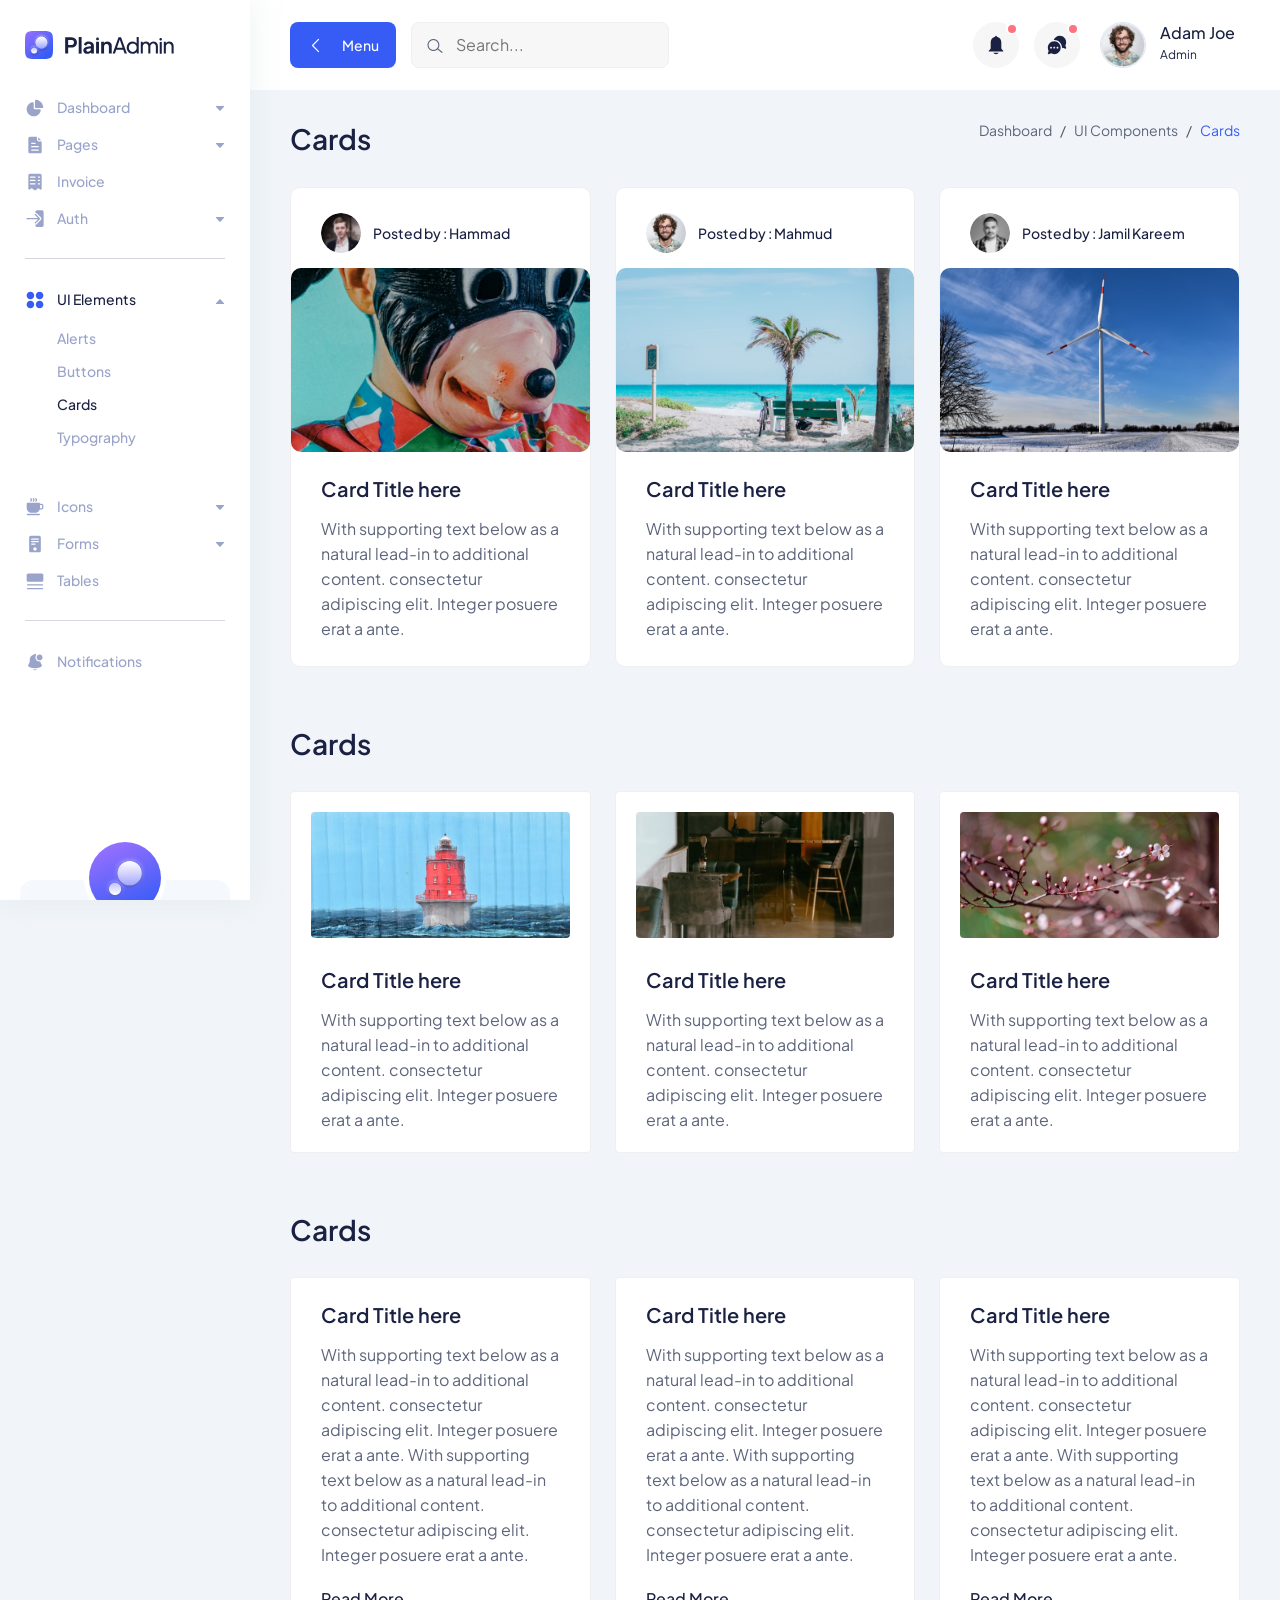
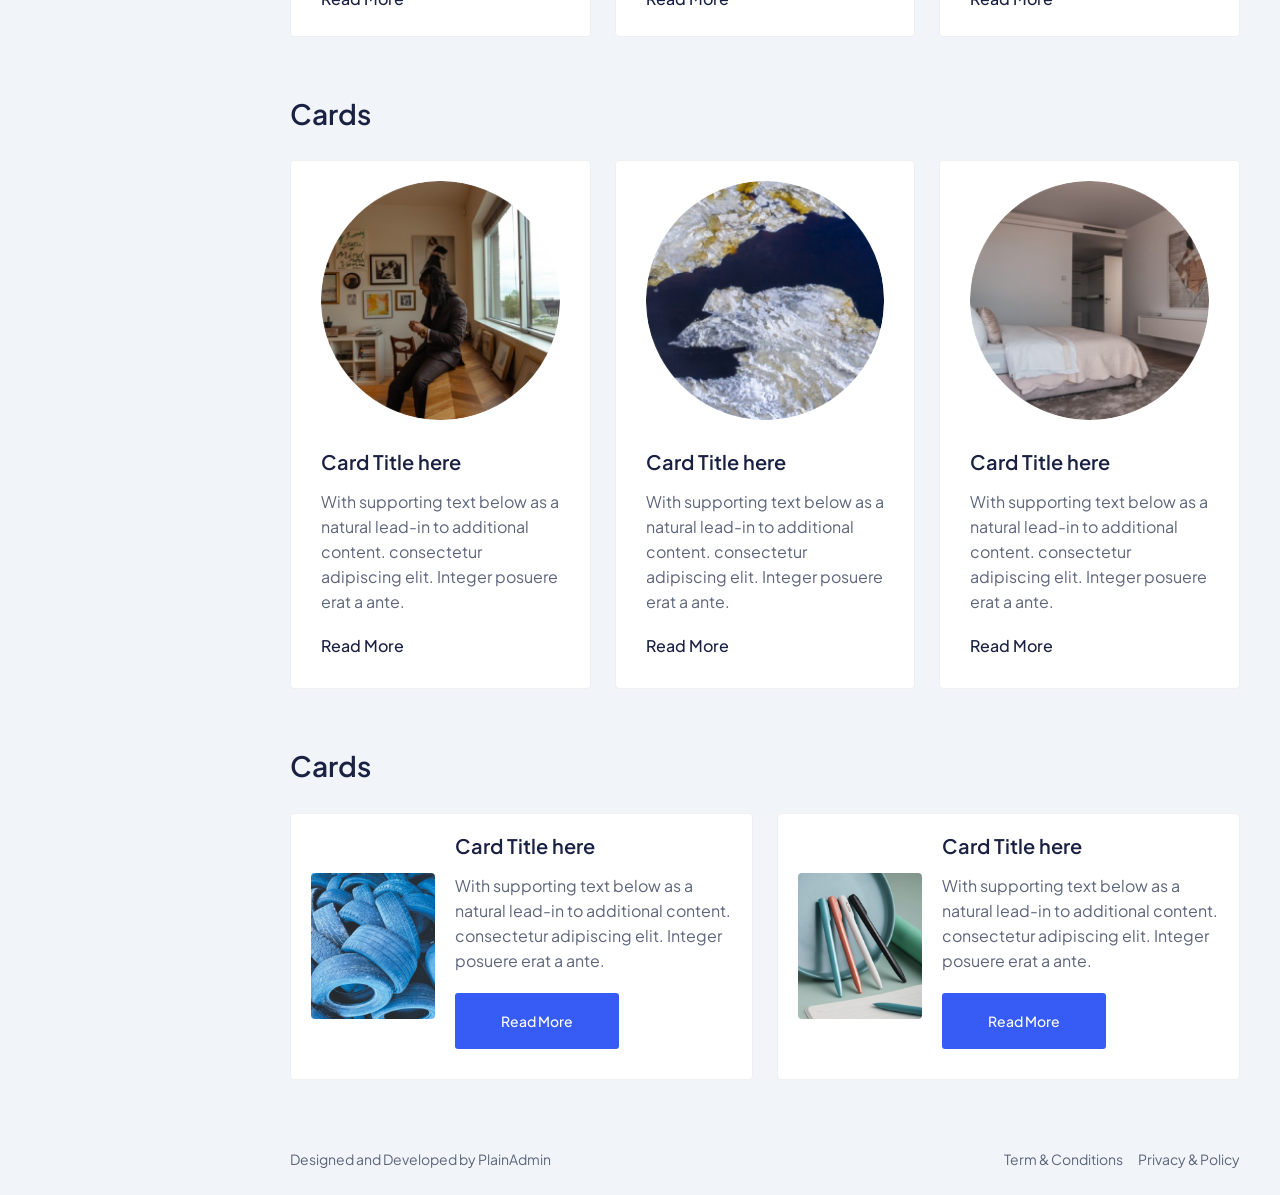
<file: admin/cards.html>
<!DOCTYPE html>
<html lang="en">
  <head>
    <meta charset="UTF-8" />
    <meta http-equiv="X-UA-Compatible" content="IE=edge" />
    <meta name="viewport" content="width=device-width, initial-scale=1.0" />
    <link rel="shortcut icon" href="assets/images/favicon.svg" type="image/x-icon" />
    <title>Cards | PlainAdmin Demo</title>

    <!-- ========== All CSS files linkup ========= -->
    <link rel="stylesheet" href="assets/css/bootstrap.min.css" />
    <link rel="stylesheet" href="assets/css/lineicons.css" />
    <link rel="stylesheet" href="assets/css/materialdesignicons.min.css" />
    <link rel="stylesheet" href="assets/css/fullcalendar.css" />
    <link rel="stylesheet" href="assets/css/main.css" />
  </head>
  <body>
    <!-- ======== Preloader =========== -->
    <div id="preloader">
      <div class="spinner"></div>
    </div>
    <!-- ======== Preloader =========== -->

    <!-- ======== sidebar-nav start =========== -->
    <aside class="sidebar-nav-wrapper">
      <div class="navbar-logo">
        <a href="index.html">
          <img src="assets/images/logo/logo.svg" alt="logo" />
        </a>
      </div>
      <nav class="sidebar-nav">
        <ul>
          <li class="nav-item nav-item-has-children">
            <a
              href="#0"
              class="collapsed"
              data-bs-toggle="collapse"
              data-bs-target="#ddmenu_1"
              aria-controls="ddmenu_1"
              aria-expanded="false"
              aria-label="Toggle navigation"
            >
              <span class="icon">
                <svg width="20" height="20" viewBox="0 0 20 20" fill="none" xmlns="http://www.w3.org/2000/svg">
                  <path
                    d="M8.74999 18.3333C12.2376 18.3333 15.1364 15.8128 15.7244 12.4941C15.8448 11.8143 15.2737 11.25 14.5833 11.25H9.99999C9.30966 11.25 8.74999 10.6903 8.74999 10V5.41666C8.74999 4.7263 8.18563 4.15512 7.50586 4.27556C4.18711 4.86357 1.66666 7.76243 1.66666 11.25C1.66666 15.162 4.83797 18.3333 8.74999 18.3333Z" />
                  <path
                    d="M17.0833 10C17.7737 10 18.3432 9.43708 18.2408 8.75433C17.7005 5.14918 14.8508 2.29947 11.2457 1.75912C10.5629 1.6568 10 2.2263 10 2.91665V9.16666C10 9.62691 10.3731 10 10.8333 10H17.0833Z" />
                </svg>
              </span>
              <span class="text">Dashboard</span>
            </a>
            <ul id="ddmenu_1" class="collapse dropdown-nav">
              <li>
                <a href="index.html"> eCommerce </a>
              </li>
            </ul>
          </li>
          <li class="nav-item nav-item-has-children">
            <a
              href="#0"
              class="collapsed"
              data-bs-toggle="collapse"
              data-bs-target="#ddmenu_2"
              aria-controls="ddmenu_2"
              aria-expanded="false"
              aria-label="Toggle navigation"
            >
              <span class="icon">
                <svg width="20" height="20" viewBox="0 0 20 20" fill="none" xmlns="http://www.w3.org/2000/svg">
                  <path
                    d="M11.8097 1.66667C11.8315 1.66667 11.8533 1.6671 11.875 1.66796V4.16667C11.875 5.43232 12.901 6.45834 14.1667 6.45834H16.6654C16.6663 6.48007 16.6667 6.50186 16.6667 6.5237V16.6667C16.6667 17.5872 15.9205 18.3333 15 18.3333H5.00001C4.07954 18.3333 3.33334 17.5872 3.33334 16.6667V3.33334C3.33334 2.41286 4.07954 1.66667 5.00001 1.66667H11.8097ZM6.66668 7.70834C6.3215 7.70834 6.04168 7.98816 6.04168 8.33334C6.04168 8.67851 6.3215 8.95834 6.66668 8.95834H10C10.3452 8.95834 10.625 8.67851 10.625 8.33334C10.625 7.98816 10.3452 7.70834 10 7.70834H6.66668ZM6.04168 11.6667C6.04168 12.0118 6.3215 12.2917 6.66668 12.2917H13.3333C13.6785 12.2917 13.9583 12.0118 13.9583 11.6667C13.9583 11.3215 13.6785 11.0417 13.3333 11.0417H6.66668C6.3215 11.0417 6.04168 11.3215 6.04168 11.6667ZM6.66668 14.375C6.3215 14.375 6.04168 14.6548 6.04168 15C6.04168 15.3452 6.3215 15.625 6.66668 15.625H13.3333C13.6785 15.625 13.9583 15.3452 13.9583 15C13.9583 14.6548 13.6785 14.375 13.3333 14.375H6.66668Z" />
                  <path
                    d="M13.125 2.29167L16.0417 5.20834H14.1667C13.5913 5.20834 13.125 4.74197 13.125 4.16667V2.29167Z" />
                </svg>
              </span>
              <span class="text">Pages</span>
            </a>
            <ul id="ddmenu_2" class="collapse dropdown-nav">
              <li>
                <a href="settings.html"> Settings </a>
              </li>
              <li>
                <a href="blank-page.html"> Blank Page </a>
              </li>
            </ul>
          </li>
          <li class="nav-item">
            <a href="invoice.html">
              <span class="icon">
                <svg width="20" height="20" viewBox="0 0 20 20" fill="none" xmlns="http://www.w3.org/2000/svg">
                  <path
                    d="M3.33334 3.35442C3.33334 2.4223 4.07954 1.66666 5.00001 1.66666H15C15.9205 1.66666 16.6667 2.4223 16.6667 3.35442V16.8565C16.6667 17.5519 15.8827 17.9489 15.3333 17.5317L13.8333 16.3924C13.537 16.1673 13.1297 16.1673 12.8333 16.3924L10.5 18.1646C10.2037 18.3896 9.79634 18.3896 9.50001 18.1646L7.16668 16.3924C6.87038 16.1673 6.46298 16.1673 6.16668 16.3924L4.66668 17.5317C4.11731 17.9489 3.33334 17.5519 3.33334 16.8565V3.35442ZM4.79168 5.04218C4.79168 5.39173 5.0715 5.6751 5.41668 5.6751H10C10.3452 5.6751 10.625 5.39173 10.625 5.04218C10.625 4.69264 10.3452 4.40927 10 4.40927H5.41668C5.0715 4.40927 4.79168 4.69264 4.79168 5.04218ZM5.41668 7.7848C5.0715 7.7848 4.79168 8.06817 4.79168 8.41774C4.79168 8.76724 5.0715 9.05066 5.41668 9.05066H10C10.3452 9.05066 10.625 8.76724 10.625 8.41774C10.625 8.06817 10.3452 7.7848 10 7.7848H5.41668ZM4.79168 11.7932C4.79168 12.1428 5.0715 12.4262 5.41668 12.4262H10C10.3452 12.4262 10.625 12.1428 10.625 11.7932C10.625 11.4437 10.3452 11.1603 10 11.1603H5.41668C5.0715 11.1603 4.79168 11.4437 4.79168 11.7932ZM13.3333 4.40927C12.9882 4.40927 12.7083 4.69264 12.7083 5.04218C12.7083 5.39173 12.9882 5.6751 13.3333 5.6751H14.5833C14.9285 5.6751 15.2083 5.39173 15.2083 5.04218C15.2083 4.69264 14.9285 4.40927 14.5833 4.40927H13.3333ZM12.7083 8.41774C12.7083 8.76724 12.9882 9.05066 13.3333 9.05066H14.5833C14.9285 9.05066 15.2083 8.76724 15.2083 8.41774C15.2083 8.06817 14.9285 7.7848 14.5833 7.7848H13.3333C12.9882 7.7848 12.7083 8.06817 12.7083 8.41774ZM13.3333 11.1603C12.9882 11.1603 12.7083 11.4437 12.7083 11.7932C12.7083 12.1428 12.9882 12.4262 13.3333 12.4262H14.5833C14.9285 12.4262 15.2083 12.1428 15.2083 11.7932C15.2083 11.4437 14.9285 11.1603 14.5833 11.1603H13.3333Z" />
                </svg>
              </span>
              <span class="text">Invoice</span>
            </a>
          </li>
          <li class="nav-item nav-item-has-children">
            <a
              href="#0"
              class="collapsed"
              data-bs-toggle="collapse"
              data-bs-target="#ddmenu_3"
              aria-controls="ddmenu_3"
              aria-expanded="false"
              aria-label="Toggle navigation"
            >
              <span class="icon">
                <svg width="20" height="20" viewBox="0 0 20 20" fill="none" xmlns="http://www.w3.org/2000/svg">
                  <path
                    d="M14.9211 10.1294C15.1652 9.88534 15.1652 9.48967 14.9211 9.24559L10.7544 5.0789C10.5103 4.83482 10.1147 4.83482 9.87057 5.0789C9.62649 5.32297 9.62649 5.71871 9.87057 5.96278L12.9702 9.06251H1.97916C1.63398 9.06251 1.35416 9.34234 1.35416 9.68751C1.35416 10.0327 1.63398 10.3125 1.97916 10.3125H12.9702L9.87057 13.4123C9.62649 13.6563 9.62649 14.052 9.87057 14.2961C10.1147 14.5402 10.5103 14.5402 10.7544 14.2961L14.9211 10.1294Z" />
                  <path
                    d="M11.6383 15.18L15.805 11.0133C16.5373 10.2811 16.5373 9.09391 15.805 8.36166L11.6383 4.195C11.2722 3.82888 10.7923 3.64582 10.3125 3.64582V3.02082C10.3125 2.10035 11.0587 1.35416 11.9792 1.35416H16.9792C17.8997 1.35416 18.6458 2.10035 18.6458 3.02082V16.3542C18.6458 17.2747 17.8997 18.0208 16.9792 18.0208H11.9792C11.0587 18.0208 10.3125 17.2747 10.3125 16.3542V15.7292C10.7923 15.7292 11.2722 15.5461 11.6383 15.18Z" />
                </svg>
              </span>
              <span class="text">Auth</span>
            </a>
            <ul id="ddmenu_3" class="collapse dropdown-nav">
              <li>
                <a href="signin.html"> Sign In </a>
              </li>
              <li>
                <a href="signup.html"> Sign Up </a>
              </li>
            </ul>
          </li>
          <span class="divider"><hr /></span>
          <li class="nav-item nav-item-has-children">
            <a
              href="#0"
              class=""
              data-bs-toggle="collapse"
              data-bs-target="#ddmenu_4"
              aria-controls="ddmenu_4"
              aria-expanded="true"
              aria-label="Toggle navigation"
            >
              <span class="icon">
                <svg width="20" height="20" viewBox="0 0 20 20" fill="none" xmlns="http://www.w3.org/2000/svg">
                  <path
                    d="M1.66666 5.41669C1.66666 3.34562 3.34559 1.66669 5.41666 1.66669C7.48772 1.66669 9.16666 3.34562 9.16666 5.41669C9.16666 7.48775 7.48772 9.16669 5.41666 9.16669C3.34559 9.16669 1.66666 7.48775 1.66666 5.41669Z" />
                  <path
                    d="M1.66666 14.5834C1.66666 12.5123 3.34559 10.8334 5.41666 10.8334C7.48772 10.8334 9.16666 12.5123 9.16666 14.5834C9.16666 16.6545 7.48772 18.3334 5.41666 18.3334C3.34559 18.3334 1.66666 16.6545 1.66666 14.5834Z" />
                  <path
                    d="M10.8333 5.41669C10.8333 3.34562 12.5123 1.66669 14.5833 1.66669C16.6544 1.66669 18.3333 3.34562 18.3333 5.41669C18.3333 7.48775 16.6544 9.16669 14.5833 9.16669C12.5123 9.16669 10.8333 7.48775 10.8333 5.41669Z" />
                  <path
                    d="M10.8333 14.5834C10.8333 12.5123 12.5123 10.8334 14.5833 10.8334C16.6544 10.8334 18.3333 12.5123 18.3333 14.5834C18.3333 16.6545 16.6544 18.3334 14.5833 18.3334C12.5123 18.3334 10.8333 16.6545 10.8333 14.5834Z" />
                </svg>
              </span>
              <span class="text">UI Elements </span>
            </a>
            <ul id="ddmenu_4" class="collapsed show dropdown-nav">
              <li>
                <a href="alerts.html"> Alerts </a>
              </li>
              <li>
                <a href="buttons.html"> Buttons </a>
              </li>
              <li>
                <a href="cards.html" class="active"> Cards </a>
              </li>
              <li>
                <a href="typography.html"> Typography </a>
              </li>
            </ul>
          </li>
          <li class="nav-item nav-item-has-children">
            <a
              href="#0"
              class="collapsed"
              data-bs-toggle="collapse"
              data-bs-target="#ddmenu_55"
              aria-controls="ddmenu_55"
              aria-expanded="false"
              aria-label="Toggle navigation"
            >
              <span class="icon">
                <svg width="20" height="20" viewBox="0 0 20 20" fill="none" xmlns="http://www.w3.org/2000/svg">
                  <path
                    d="M5.48663 1.1466C5.77383 0.955131 6.16188 1.03274 6.35335 1.31994L6.87852 2.10769C7.20508 2.59755 7.20508 3.23571 6.87852 3.72556L6.35335 4.51331C6.16188 4.80052 5.77383 4.87813 5.48663 4.68666C5.19943 4.49519 5.12182 4.10715 5.31328 3.81994L5.83845 3.03219C5.88511 2.96221 5.88511 2.87105 5.83845 2.80106L5.31328 2.01331C5.12182 1.72611 5.19943 1.33806 5.48663 1.1466Z" />
                  <path
                    d="M2.49999 5.83331C2.03976 5.83331 1.66666 6.2064 1.66666 6.66665V10.8333C1.66666 13.5948 3.90523 15.8333 6.66666 15.8333H9.99999C12.1856 15.8333 14.0436 14.431 14.7235 12.4772C14.8134 12.4922 14.9058 12.5 15 12.5H16.6667C17.5872 12.5 18.3333 11.7538 18.3333 10.8333V8.33331C18.3333 7.41284 17.5872 6.66665 16.6667 6.66665H15C15 6.2064 14.6269 5.83331 14.1667 5.83331H2.49999ZM14.9829 11.2496C14.9942 11.1123 15 10.9735 15 10.8333V7.91665H16.6667C16.8967 7.91665 17.0833 8.10319 17.0833 8.33331V10.8333C17.0833 11.0634 16.8967 11.25 16.6667 11.25H15L14.9898 11.2498L14.9829 11.2496Z" />
                  <path
                    d="M8.85332 1.31994C8.6619 1.03274 8.27383 0.955131 7.98663 1.1466C7.69943 1.33806 7.62182 1.72611 7.81328 2.01331L8.33848 2.80106C8.38507 2.87105 8.38507 2.96221 8.33848 3.03219L7.81328 3.81994C7.62182 4.10715 7.69943 4.49519 7.98663 4.68666C8.27383 4.87813 8.6619 4.80052 8.85332 4.51331L9.37848 3.72556C9.70507 3.23571 9.70507 2.59755 9.37848 2.10769L8.85332 1.31994Z" />
                  <path
                    d="M10.4867 1.1466C10.7738 0.955131 11.1619 1.03274 11.3533 1.31994L11.8785 2.10769C12.2051 2.59755 12.2051 3.23571 11.8785 3.72556L11.3533 4.51331C11.1619 4.80052 10.7738 4.87813 10.4867 4.68666C10.1994 4.49519 10.1218 4.10715 10.3133 3.81994L10.8385 3.03219C10.8851 2.96221 10.8851 2.87105 10.8385 2.80106L10.3133 2.01331C10.1218 1.72611 10.1994 1.33806 10.4867 1.1466Z" />
                  <path
                    d="M2.49999 16.6667C2.03976 16.6667 1.66666 17.0398 1.66666 17.5C1.66666 17.9602 2.03976 18.3334 2.49999 18.3334H14.1667C14.6269 18.3334 15 17.9602 15 17.5C15 17.0398 14.6269 16.6667 14.1667 16.6667H2.49999Z" />
                </svg>
              </span>
              <span class="text">Icons</span>
            </a>
            <ul id="ddmenu_55" class="collapse dropdown-nav">
              <li>
                <a href="icons.html"> LineIcons </a>
              </li>
              <li>
                <a href="mdi-icons.html"> MDI Icons </a>
              </li>
            </ul>
          </li>
          <li class="nav-item nav-item-has-children">
            <a
              href="#0"
              class="collapsed"
              data-bs-toggle="collapse"
              data-bs-target="#ddmenu_5"
              aria-controls="ddmenu_5"
              aria-expanded="false"
              aria-label="Toggle navigation"
            >
              <span class="icon">
                <svg width="20" height="20" viewBox="0 0 20 20" fill="none" xmlns="http://www.w3.org/2000/svg">
                  <path
                    d="M4.16666 3.33335C4.16666 2.41288 4.91285 1.66669 5.83332 1.66669H14.1667C15.0872 1.66669 15.8333 2.41288 15.8333 3.33335V16.6667C15.8333 17.5872 15.0872 18.3334 14.1667 18.3334H5.83332C4.91285 18.3334 4.16666 17.5872 4.16666 16.6667V3.33335ZM6.04166 5.00002C6.04166 5.3452 6.32148 5.62502 6.66666 5.62502H13.3333C13.6785 5.62502 13.9583 5.3452 13.9583 5.00002C13.9583 4.65485 13.6785 4.37502 13.3333 4.37502H6.66666C6.32148 4.37502 6.04166 4.65485 6.04166 5.00002ZM6.66666 6.87502C6.32148 6.87502 6.04166 7.15485 6.04166 7.50002C6.04166 7.8452 6.32148 8.12502 6.66666 8.12502H13.3333C13.6785 8.12502 13.9583 7.8452 13.9583 7.50002C13.9583 7.15485 13.6785 6.87502 13.3333 6.87502H6.66666ZM6.04166 10C6.04166 10.3452 6.32148 10.625 6.66666 10.625H9.99999C10.3452 10.625 10.625 10.3452 10.625 10C10.625 9.65485 10.3452 9.37502 9.99999 9.37502H6.66666C6.32148 9.37502 6.04166 9.65485 6.04166 10ZM9.99999 16.6667C10.9205 16.6667 11.6667 15.9205 11.6667 15C11.6667 14.0795 10.9205 13.3334 9.99999 13.3334C9.07949 13.3334 8.33332 14.0795 8.33332 15C8.33332 15.9205 9.07949 16.6667 9.99999 16.6667Z" />
                </svg>
              </span>
              <span class="text"> Forms </span>
            </a>
            <ul id="ddmenu_5" class="collapse dropdown-nav">
              <li>
                <a href="form-elements.html"> Form Elements </a>
              </li>
            </ul>
          </li>
          <li class="nav-item">
            <a href="tables.html">
              <span class="icon">
                <svg width="20" height="20" viewBox="0 0 20 20" fill="none" xmlns="http://www.w3.org/2000/svg">
                  <path
                    d="M1.66666 4.16667C1.66666 3.24619 2.41285 2.5 3.33332 2.5H16.6667C17.5872 2.5 18.3333 3.24619 18.3333 4.16667V9.16667C18.3333 10.0872 17.5872 10.8333 16.6667 10.8333H3.33332C2.41285 10.8333 1.66666 10.0872 1.66666 9.16667V4.16667Z" />
                  <path
                    d="M1.875 13.75C1.875 13.4048 2.15483 13.125 2.5 13.125H17.5C17.8452 13.125 18.125 13.4048 18.125 13.75C18.125 14.0952 17.8452 14.375 17.5 14.375H2.5C2.15483 14.375 1.875 14.0952 1.875 13.75Z" />
                  <path
                    d="M2.5 16.875C2.15483 16.875 1.875 17.1548 1.875 17.5C1.875 17.8452 2.15483 18.125 2.5 18.125H17.5C17.8452 18.125 18.125 17.8452 18.125 17.5C18.125 17.1548 17.8452 16.875 17.5 16.875H2.5Z" />
                </svg>
              </span>
              <span class="text">Tables</span>
            </a>
          </li>
          <span class="divider"><hr /></span>

          <li class="nav-item">
            <a href="notification.html">
              <span class="icon">
                <svg width="20" height="20" viewBox="0 0 20 20" fill="none" xmlns="http://www.w3.org/2000/svg">
                  <path
                    d="M10.8333 2.50008C10.8333 2.03984 10.4602 1.66675 9.99999 1.66675C9.53975 1.66675 9.16666 2.03984 9.16666 2.50008C9.16666 2.96032 9.53975 3.33341 9.99999 3.33341C10.4602 3.33341 10.8333 2.96032 10.8333 2.50008Z" />
                  <path
                    d="M17.5 5.41673C17.5 7.02756 16.1942 8.33339 14.5833 8.33339C12.9725 8.33339 11.6667 7.02756 11.6667 5.41673C11.6667 3.80589 12.9725 2.50006 14.5833 2.50006C16.1942 2.50006 17.5 3.80589 17.5 5.41673Z" />
                  <path
                    d="M11.4272 2.69637C10.9734 2.56848 10.4947 2.50006 10 2.50006C7.10054 2.50006 4.75003 4.85057 4.75003 7.75006V9.20873C4.75003 9.72814 4.62082 10.2393 4.37404 10.6963L3.36705 12.5611C2.89938 13.4272 3.26806 14.5081 4.16749 14.9078C7.88074 16.5581 12.1193 16.5581 15.8326 14.9078C16.732 14.5081 17.1007 13.4272 16.633 12.5611L15.626 10.6963C15.43 10.3333 15.3081 9.93606 15.2663 9.52773C15.0441 9.56431 14.8159 9.58339 14.5833 9.58339C12.2822 9.58339 10.4167 7.71791 10.4167 5.41673C10.4167 4.37705 10.7975 3.42631 11.4272 2.69637Z" />
                  <path
                    d="M7.48901 17.1925C8.10004 17.8918 8.99841 18.3335 10 18.3335C11.0016 18.3335 11.9 17.8918 12.511 17.1925C10.8482 17.4634 9.15183 17.4634 7.48901 17.1925Z" />
                </svg>
              </span>
              <span class="text">Notifications</span>
            </a>
          </li>
        </ul>
      </nav>
      <div class="promo-box">
        <div class="promo-icon">
          <img class="mx-auto" src="./assets/images/logo/logo-icon-big.svg" alt="Logo">
        </div>
        <h3>Upgrade to PRO</h3>
        <p>Improve your development process and start doing more with PlainAdmin PRO!</p>
        <a href="https://plainadmin.com/pro" target="_blank" rel="nofollow" class="main-btn primary-btn btn-hover">
          Upgrade to PRO
        </a>
      </div>
    </aside>
    <div class="overlay"></div>
    <!-- ======== sidebar-nav end =========== -->

    <!-- ======== main-wrapper start =========== -->
    <main class="main-wrapper">
      <!-- ========== header start ========== -->
      <header class="header">
        <div class="container-fluid">
          <div class="row">
            <div class="col-lg-5 col-md-5 col-6">
              <div class="header-left d-flex align-items-center">
                <div class="menu-toggle-btn mr-15">
                  <button id="menu-toggle" class="main-btn primary-btn btn-hover">
                    <i class="lni lni-chevron-left me-2"></i> Menu
                  </button>
                </div>
                <div class="header-search d-none d-md-flex">
                  <form action="#">
                    <input type="text" placeholder="Search..." />
                    <button><i class="lni lni-search-alt"></i></button>
                  </form>
                </div>
              </div>
            </div>
            <div class="col-lg-7 col-md-7 col-6">
              <div class="header-right">
                <!-- notification start -->
                <div class="notification-box ml-15 d-none d-md-flex">
                  <button class="dropdown-toggle" type="button" id="notification" data-bs-toggle="dropdown"
                    aria-expanded="false">
                    <svg width="22" height="22" viewBox="0 0 22 22" fill="none" xmlns="http://www.w3.org/2000/svg">
                      <path
                        d="M11 20.1667C9.88317 20.1667 8.88718 19.63 8.23901 18.7917H13.761C13.113 19.63 12.1169 20.1667 11 20.1667Z"
                        fill="" />
                      <path
                        d="M10.1157 2.74999C10.1157 2.24374 10.5117 1.83333 11 1.83333C11.4883 1.83333 11.8842 2.24374 11.8842 2.74999V2.82604C14.3932 3.26245 16.3051 5.52474 16.3051 8.24999V14.287C16.3051 14.5301 16.3982 14.7633 16.564 14.9352L18.2029 16.6342C18.4814 16.9229 18.2842 17.4167 17.8903 17.4167H4.10961C3.71574 17.4167 3.5185 16.9229 3.797 16.6342L5.43589 14.9352C5.6017 14.7633 5.69485 14.5301 5.69485 14.287V8.24999C5.69485 5.52474 7.60672 3.26245 10.1157 2.82604V2.74999Z"
                        fill="" />
                    </svg>
                    <span></span>
                  </button>
                  <ul class="dropdown-menu dropdown-menu-end" aria-labelledby="notification">
                    <li>
                      <a href="#0">
                        <div class="image">
                          <img src="assets/images/lead/lead-6.png" alt="" />
                        </div>
                        <div class="content">
                          <h6>
                            John Doe
                            <span class="text-regular">
                              comment on a product.
                            </span>
                          </h6>
                          <p>
                            Lorem ipsum dolor sit amet, consect etur adipiscing
                            elit Vivamus tortor.
                          </p>
                          <span>10 mins ago</span>
                        </div>
                      </a>
                    </li>
                    <li>
                      <a href="#0">
                        <div class="image">
                          <img src="assets/images/lead/lead-1.png" alt="" />
                        </div>
                        <div class="content">
                          <h6>
                            Jonathon
                            <span class="text-regular">
                              like on a product.
                            </span>
                          </h6>
                          <p>
                            Lorem ipsum dolor sit amet, consect etur adipiscing
                            elit Vivamus tortor.
                          </p>
                          <span>10 mins ago</span>
                        </div>
                      </a>
                    </li>
                  </ul>
                </div>
                <!-- notification end -->
                <!-- message start -->
                <div class="header-message-box ml-15 d-none d-md-flex">
                  <button class="dropdown-toggle" type="button" id="message" data-bs-toggle="dropdown"
                    aria-expanded="false">
                    <svg width="22" height="22" viewBox="0 0 22 22" fill="none" xmlns="http://www.w3.org/2000/svg">
                      <path
                        d="M7.74866 5.97421C7.91444 5.96367 8.08162 5.95833 8.25005 5.95833C12.5532 5.95833 16.0417 9.4468 16.0417 13.75C16.0417 13.9184 16.0364 14.0856 16.0259 14.2514C16.3246 14.138 16.6127 14.003 16.8883 13.8482L19.2306 14.629C19.7858 14.8141 20.3141 14.2858 20.129 13.7306L19.3482 11.3882C19.8694 10.4604 20.1667 9.38996 20.1667 8.25C20.1667 4.70617 17.2939 1.83333 13.75 1.83333C11.0077 1.83333 8.66702 3.55376 7.74866 5.97421Z"
                        fill="" />
                      <path
                        d="M14.6667 13.75C14.6667 17.2938 11.7939 20.1667 8.25004 20.1667C7.11011 20.1667 6.03962 19.8694 5.11182 19.3482L2.76946 20.129C2.21421 20.3141 1.68597 19.7858 1.87105 19.2306L2.65184 16.8882C2.13062 15.9604 1.83338 14.89 1.83338 13.75C1.83338 10.2062 4.70622 7.33333 8.25004 7.33333C11.7939 7.33333 14.6667 10.2062 14.6667 13.75ZM5.95838 13.75C5.95838 13.2437 5.54797 12.8333 5.04171 12.8333C4.53545 12.8333 4.12504 13.2437 4.12504 13.75C4.12504 14.2563 4.53545 14.6667 5.04171 14.6667C5.54797 14.6667 5.95838 14.2563 5.95838 13.75ZM9.16671 13.75C9.16671 13.2437 8.7563 12.8333 8.25004 12.8333C7.74379 12.8333 7.33338 13.2437 7.33338 13.75C7.33338 14.2563 7.74379 14.6667 8.25004 14.6667C8.7563 14.6667 9.16671 14.2563 9.16671 13.75ZM11.4584 14.6667C11.9647 14.6667 12.375 14.2563 12.375 13.75C12.375 13.2437 11.9647 12.8333 11.4584 12.8333C10.9521 12.8333 10.5417 13.2437 10.5417 13.75C10.5417 14.2563 10.9521 14.6667 11.4584 14.6667Z"
                        fill="" />
                    </svg>
                    <span></span>
                  </button>
                  <ul class="dropdown-menu dropdown-menu-end" aria-labelledby="message">
                    <li>
                      <a href="#0">
                        <div class="image">
                          <img src="assets/images/lead/lead-5.png" alt="" />
                        </div>
                        <div class="content">
                          <h6>Jacob Jones</h6>
                          <p>Hey!I can across your profile and ...</p>
                          <span>10 mins ago</span>
                        </div>
                      </a>
                    </li>
                    <li>
                      <a href="#0">
                        <div class="image">
                          <img src="assets/images/lead/lead-3.png" alt="" />
                        </div>
                        <div class="content">
                          <h6>John Doe</h6>
                          <p>Would you mind please checking out</p>
                          <span>12 mins ago</span>
                        </div>
                      </a>
                    </li>
                    <li>
                      <a href="#0">
                        <div class="image">
                          <img src="assets/images/lead/lead-2.png" alt="" />
                        </div>
                        <div class="content">
                          <h6>Anee Lee</h6>
                          <p>Hey! are you available for freelance?</p>
                          <span>1h ago</span>
                        </div>
                      </a>
                    </li>
                  </ul>
                </div>
                <!-- message end -->
                <!-- profile start -->
                <div class="profile-box ml-15">
                  <button class="dropdown-toggle bg-transparent border-0" type="button" id="profile"
                    data-bs-toggle="dropdown" aria-expanded="false">
                    <div class="profile-info">
                      <div class="info">
                        <div class="image">
                          <img src="assets/images/profile/profile-image.png" alt="" />
                        </div>
                        <div>
                          <h6 class="fw-500">Adam Joe</h6>
                          <p>Admin</p>
                        </div>
                      </div>
                    </div>
                  </button>
                  <ul class="dropdown-menu dropdown-menu-end" aria-labelledby="profile">
                    <li>
                      <div class="author-info flex items-center !p-1">
                        <div class="image">
                          <img src="assets/images/profile/profile-image.png" alt="image">
                        </div>
                        <div class="content">
                          <h4 class="text-sm">Adam Joe</h4>
                          <a class="text-black/40 dark:text-white/40 hover:text-black dark:hover:text-white text-xs"
                            href="#">Email@gmail.com</a>
                        </div>
                      </div>
                    </li>
                    <li class="divider"></li>
                    <li>
                      <a href="#0">
                        <i class="lni lni-user"></i> View Profile
                      </a>
                    </li>
                    <li>
                      <a href="#0">
                        <i class="lni lni-alarm"></i> Notifications
                      </a>
                    </li>
                    <li>
                      <a href="#0"> <i class="lni lni-inbox"></i> Messages </a>
                    </li>
                    <li>
                      <a href="#0"> <i class="lni lni-cog"></i> Settings </a>
                    </li>
                    <li class="divider"></li>
                    <li>
                      <a href="#0"> <i class="lni lni-exit"></i> Sign Out </a>
                    </li>
                  </ul>
                </div>
                <!-- profile end -->
              </div>
            </div>
          </div>
        </div>
      </header>
      <!-- ========== header end ========== -->

      <!-- ========== card components start ========== -->
      <section class="card-components">
        <div class="container-fluid">
          <!-- ========== title-wrapper start ========== -->
          <div class="title-wrapper pt-30">
            <div class="row align-items-center">
              <div class="col-md-6">
                <div class="title">
                  <h2>Cards</h2>
                </div>
              </div>
              <!-- end col -->
              <div class="col-md-6">
                <div class="breadcrumb-wrapper">
                  <nav aria-label="breadcrumb">
                    <ol class="breadcrumb">
                      <li class="breadcrumb-item">
                        <a href="#0">Dashboard</a>
                      </li>
                      <li class="breadcrumb-item">
                        <a href="#0">UI Components</a>
                      </li>
                      <li class="breadcrumb-item active" aria-current="page">
                        Cards
                      </li>
                    </ol>
                  </nav>
                </div>
              </div>
              <!-- end col -->
            </div>
            <!-- end row -->
          </div>
          <!-- ========== title-wrapper end ========== -->

          <!-- ========== cards-styles start ========== -->
          <div class="cards-styles">
            <!-- ========= card-style-1 start ========= -->
            <div class="row">
              <div class="col-xl-4 col-lg-4 col-md-6 col-sm-6">
                <div class="card-style-1 mb-30">
                  <div class="card-meta">
                    <div class="image">
                      <img src="assets/images/cards/card-style-1/admin-1.png" alt="" />
                    </div>
                    <div class="text">
                      <p class="text-sm text-medium">
                        Posted by : <a href="#0">Hammad</a>
                      </p>
                    </div>
                  </div>
                  <div class="card-image">
                    <a href="#0">
                      <img src="assets/images/cards/card-style-1/card-1.jpg" alt="" />
                    </a>
                  </div>
                  <div class="card-content">
                    <h4><a href="#0"> Card Title here </a></h4>
                    <p>
                      With supporting text below as a natural lead-in to
                      additional content. consectetur adipiscing elit. Integer
                      posuere erat a ante.
                    </p>
                  </div>
                </div>
                <!-- end card-->
              </div>
              <!-- end col -->
              <div class="col-xl-4 col-lg-4 col-md-6 col-sm-6">
                <div class="card-style-1 mb-30">
                  <div class="card-meta">
                    <div class="image">
                      <img src="assets/images/cards/card-style-1/admin-2.png" alt="" />
                    </div>
                    <div class="text">
                      <p class="text-sm text-medium">
                        Posted by : <a href="#0">Mahmud</a>
                      </p>
                    </div>
                  </div>
                  <div class="card-image">
                    <a href="#0">
                      <img src="assets/images/cards/card-style-1/card-2.jpg" alt="" />
                    </a>
                  </div>
                  <div class="card-content">
                    <h4><a href="#0"> Card Title here </a></h4>
                    <p>
                      With supporting text below as a natural lead-in to
                      additional content. consectetur adipiscing elit. Integer
                      posuere erat a ante.
                    </p>
                  </div>
                </div>
                <!-- end card-->
              </div>
              <!-- end col -->
              <div class="col-xl-4 col-lg-4 col-md-6 col-sm-6">
                <div class="card-style-1 mb-30">
                  <div class="card-meta">
                    <div class="image">
                      <img src="assets/images/cards/card-style-1/admin-3.png" alt="" />
                    </div>
                    <div class="text">
                      <p class="text-sm text-medium">
                        Posted by : <a href="#0">Jamil Kareem</a>
                      </p>
                    </div>
                  </div>
                  <div class="card-image">
                    <a href="#0">
                      <img src="assets/images/cards/card-style-1/card-3.jpg" alt="" />
                    </a>
                  </div>
                  <div class="card-content">
                    <h4><a href="#0"> Card Title here </a></h4>
                    <p>
                      With supporting text below as a natural lead-in to
                      additional content. consectetur adipiscing elit. Integer
                      posuere erat a ante.
                    </p>
                  </div>
                </div>
                <!-- end card-->
              </div>
              <!-- end col -->
            </div>
            <!-- end row -->
            <!-- ========= card-style-1 end ========= -->

            <!-- ========= card-style-2 start ========= -->
            <div class="row">
              <div class="col-12">
                <div class="title mt-30 mb-30">
                  <h2>Cards</h2>
                </div>
              </div>
              <!-- end col -->
              <div class="col-xl-4 col-lg-4 col-md-6 col-sm-6">
                <div class="card-style-2 mb-30">
                  <div class="card-image">
                    <a href="#0">
                      <img src="assets/images/cards/card-style-2/card-1.jpg" alt="" />
                    </a>
                  </div>
                  <div class="card-content">
                    <h4><a href="#0">Card Title here </a></h4>
                    <p>
                      With supporting text below as a natural lead-in to
                      additional content. consectetur adipiscing elit. Integer
                      posuere erat a ante.
                    </p>
                  </div>
                </div>
              </div>
              <!-- end col -->
              <div class="col-xl-4 col-lg-4 col-md-6 col-sm-6">
                <div class="card-style-2 mb-30">
                  <div class="card-image">
                    <a href="#0">
                      <img src="assets/images/cards/card-style-2/card-2.jpg" alt="" />
                    </a>
                  </div>
                  <div class="card-content">
                    <h4><a href="#0">Card Title here </a></h4>
                    <p>
                      With supporting text below as a natural lead-in to
                      additional content. consectetur adipiscing elit. Integer
                      posuere erat a ante.
                    </p>
                  </div>
                </div>
              </div>
              <!-- end col -->
              <div class="col-xl-4 col-lg-4 col-md-6 col-sm-6">
                <div class="card-style-2 mb-30">
                  <div class="card-image">
                    <a href="#0">
                      <img src="assets/images/cards/card-style-2/card-3.jpg" alt="" />
                    </a>
                  </div>
                  <div class="card-content">
                    <h4><a href="#0">Card Title here </a></h4>
                    <p>
                      With supporting text below as a natural lead-in to
                      additional content. consectetur adipiscing elit. Integer
                      posuere erat a ante.
                    </p>
                  </div>
                </div>
              </div>
              <!-- end col -->
            </div>
            <!-- end row -->
            <!-- ========= card-style-2 end ========= -->

            <!-- ========= card-style-3 start ========= -->
            <div class="row">
              <div class="col-12">
                <div class="title mt-30 mb-30">
                  <h2>Cards</h2>
                </div>
              </div>
              <!-- end col -->
              <div class="col-xl-4 col-lg-4 col-md-6 col-sm-6">
                <div class="card-style-3 mb-30">
                  <div class="card-content">
                    <h4><a href="#0">Card Title here </a></h4>
                    <p>
                      With supporting text below as a natural lead-in to
                      additional content. consectetur adipiscing elit. Integer
                      posuere erat a ante. With supporting text below as a
                      natural lead-in to additional content. consectetur
                      adipiscing elit. Integer posuere erat a ante.
                    </p>
                    <a href="#0" class="read-more">Read More</a>
                  </div>
                </div>
              </div>
              <!-- end col -->
              <div class="col-xl-4 col-lg-4 col-md-6 col-sm-6">
                <div class="card-style-3 mb-30">
                  <div class="card-content">
                    <h4><a href="#0">Card Title here </a></h4>
                    <p>
                      With supporting text below as a natural lead-in to
                      additional content. consectetur adipiscing elit. Integer
                      posuere erat a ante. With supporting text below as a
                      natural lead-in to additional content. consectetur
                      adipiscing elit. Integer posuere erat a ante.
                    </p>
                    <a href="#0" class="read-more">Read More</a>
                  </div>
                </div>
              </div>
              <!-- end col -->
              <div class="col-xl-4 col-lg-4 col-md-6 col-sm-6">
                <div class="card-style-3 mb-30">
                  <div class="card-content">
                    <h4><a href="#0">Card Title here </a></h4>
                    <p>
                      With supporting text below as a natural lead-in to
                      additional content. consectetur adipiscing elit. Integer
                      posuere erat a ante. With supporting text below as a
                      natural lead-in to additional content. consectetur
                      adipiscing elit. Integer posuere erat a ante.
                    </p>
                    <a href="#0" class="read-more">Read More</a>
                  </div>
                </div>
              </div>
              <!-- end col -->
            </div>
            <!-- end row -->
            <!-- ========= card-style-3 end ========= -->

            <!-- ========= card-style-4 start ========= -->
            <div class="row">
              <div class="col-12">
                <div class="title mt-30 mb-30">
                  <h2>Cards</h2>
                </div>
              </div>
              <!-- end col -->
              <div class="col-xl-4 col-lg-4 col-md-6">
                <div class="card-style-4 mb-30">
                  <div class="card-image">
                    <a href="#0">
                      <img src="assets/images/cards/card-style-4/card-1.png" alt="" />
                    </a>
                  </div>
                  <div class="card-content">
                    <h4><a href="#0">Card Title here </a></h4>
                    <p>
                      With supporting text below as a natural lead-in to
                      additional content. consectetur adipiscing elit. Integer
                      posuere erat a ante.
                    </p>
                    <a href="#0" class="read-more">Read More</a>
                  </div>
                </div>
              </div>
              <!-- end col -->
              <div class="col-xl-4 col-lg-4 col-md-6">
                <div class="card-style-4 mb-30">
                  <div class="card-image">
                    <a href="#0">
                      <img src="assets/images/cards/card-style-4/card-2.png" alt="" />
                    </a>
                  </div>
                  <div class="card-content">
                    <h4><a href="#0">Card Title here </a></h4>
                    <p>
                      With supporting text below as a natural lead-in to
                      additional content. consectetur adipiscing elit. Integer
                      posuere erat a ante.
                    </p>
                    <a href="#0" class="read-more">Read More</a>
                  </div>
                </div>
              </div>
              <!-- end col -->
              <div class="col-xl-4 col-lg-4 col-md-6">
                <div class="card-style-4 mb-30">
                  <div class="card-image">
                    <a href="#0">
                      <img src="assets/images/cards/card-style-4/card-3.png" alt="" />
                    </a>
                  </div>
                  <div class="card-content">
                    <h4><a href="#0">Card Title here </a></h4>
                    <p>
                      With supporting text below as a natural lead-in to
                      additional content. consectetur adipiscing elit. Integer
                      posuere erat a ante.
                    </p>
                    <a href="#0" class="read-more">Read More</a>
                  </div>
                </div>
              </div>
              <!-- end col -->
            </div>
            <!-- end row -->
            <!-- ========= card-style-4 end ========= -->

            <!-- ========= card-style-5 start ========= -->
            <div class="row">
              <div class="col-12">
                <div class="title mt-30 mb-30">
                  <h2>Cards</h2>
                </div>
              </div>
              <!-- end col -->
              <div class="col-xl-6 col-lg-6">
                <div class="card-style-5 mb-30">
                  <div class="card-image">
                    <a href="#0">
                      <img src="assets/images/cards/card-style-5/card-1.jpg" alt="" />
                    </a>
                  </div>
                  <div class="card-content">
                    <h4><a href="#0">Card Title here </a></h4>
                    <p>
                      With supporting text below as a natural lead-in to
                      additional content. consectetur adipiscing elit. Integer
                      posuere erat a ante.
                    </p>
                    <a href="#0" class="main-btn primary-btn btn-hover">Read More</a>
                  </div>
                </div>
                <!-- end card -->
              </div>
              <!-- end col -->
              <div class="col-xl-6 col-lg-6">
                <div class="card-style-5 mb-30">
                  <div class="card-image">
                    <a href="#0">
                      <img src="assets/images/cards/card-style-5/card-2.jpg" alt="" />
                    </a>
                  </div>
                  <div class="card-content">
                    <h4><a href="#0">Card Title here </a></h4>
                    <p>
                      With supporting text below as a natural lead-in to
                      additional content. consectetur adipiscing elit. Integer
                      posuere erat a ante.
                    </p>
                    <a href="#0" class="main-btn primary-btn btn-hover">Read More</a>
                  </div>
                </div>
                <!-- end card -->
              </div>
              <!-- end col -->
            </div>
            <!-- end row -->
            <!-- ========= card-style-5 end ========= -->
          </div>
          <!-- ========== cards-styles end ========== -->
        </div>
        <!-- end container -->
      </section>
      <!-- ========== card components end ========== -->

      <!-- ========== footer start =========== -->
      <footer class="footer">
        <div class="container-fluid">
          <div class="row">
            <div class="col-md-6 order-last order-md-first">
              <div class="copyright text-center text-md-start">
                <p class="text-sm">
                  Designed and Developed by
                  <a href="https://plainadmin.com" rel="nofollow" target="_blank">
                    PlainAdmin
                  </a>
                </p>
              </div>
            </div>
            <!-- end col-->
            <div class="col-md-6">
              <div class="terms d-flex justify-content-center justify-content-md-end">
                <a href="#0" class="text-sm">Term & Conditions</a>
                <a href="#0" class="text-sm ml-15">Privacy & Policy</a>
              </div>
            </div>
          </div>
          <!-- end row -->
        </div>
        <!-- end container -->
      </footer>
      <!-- ========== footer end =========== -->
    </main>
    <!-- ======== main-wrapper end =========== -->

    <!-- ========= All Javascript files linkup ======== -->
    <script src="assets/js/bootstrap.bundle.min.js"></script>
    <script src="assets/js/Chart.min.js"></script>
    <script src="assets/js/dynamic-pie-chart.js"></script>
    <script src="assets/js/moment.min.js"></script>
    <script src="assets/js/fullcalendar.js"></script>
    <script src="assets/js/jvectormap.min.js"></script>
    <script src="assets/js/world-merc.js"></script>
    <script src="assets/js/polyfill.js"></script>
    <script src="assets/js/main.js"></script>
  </body>
</html>
</file>
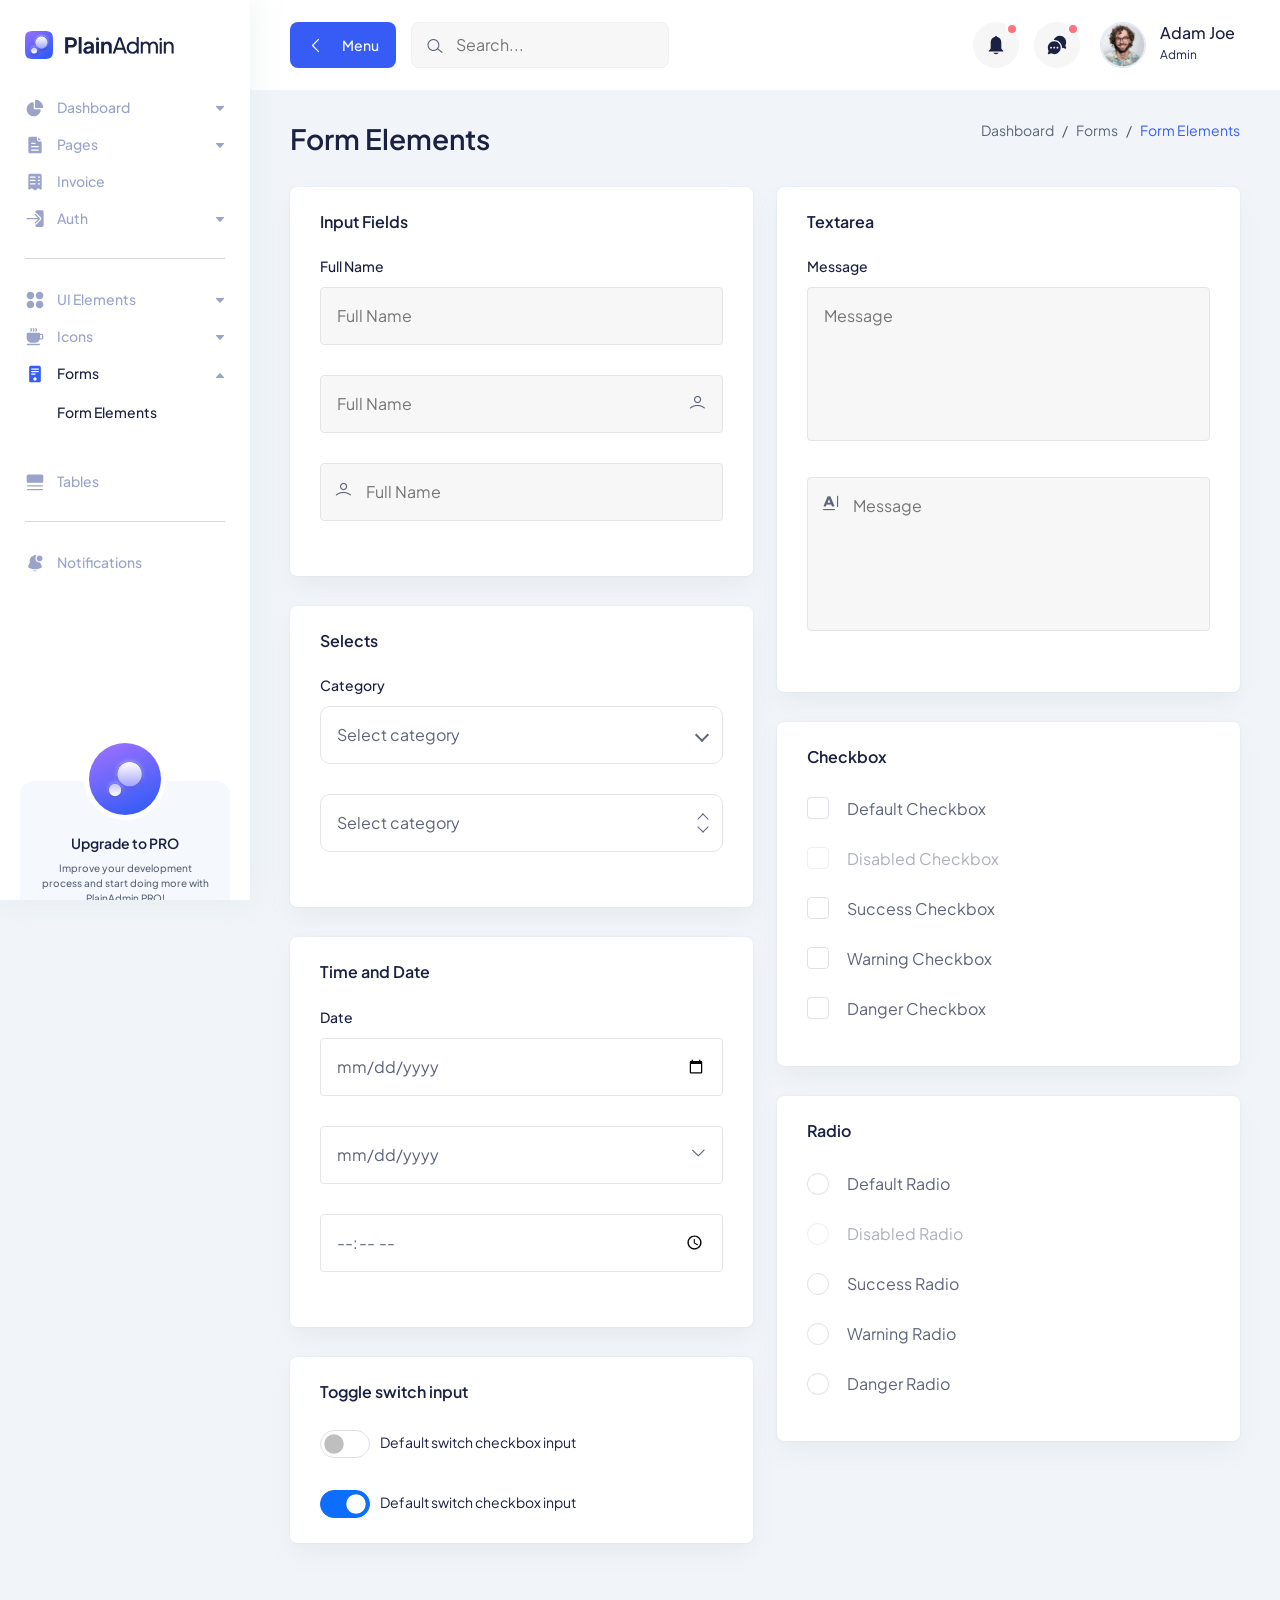
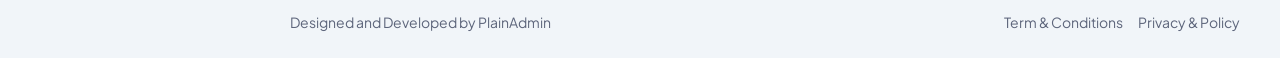
<file: admin/form-elements.html>
<!DOCTYPE html>
<html lang="en">
  <head>
    <meta charset="UTF-8" />
    <meta http-equiv="X-UA-Compatible" content="IE=edge" />
    <meta name="viewport" content="width=device-width, initial-scale=1.0" />
    <link rel="shortcut icon" href="assets/images/favicon.svg" type="image/x-icon" />
    <title>Form Elements | PlainAdmin Demo</title>

    <!-- ========== All CSS files linkup ========= -->
    <link rel="stylesheet" href="assets/css/bootstrap.min.css" />
    <link rel="stylesheet" href="assets/css/lineicons.css" />
    <link rel="stylesheet" href="assets/css/materialdesignicons.min.css" />
    <link rel="stylesheet" href="assets/css/fullcalendar.css" />
    <link rel="stylesheet" href="assets/css/main.css" />
  </head>
  <body>
    <!-- ======== Preloader =========== -->
    <div id="preloader">
      <div class="spinner"></div>
    </div>
    <!-- ======== Preloader =========== -->

    <!-- ======== sidebar-nav start =========== -->
    <aside class="sidebar-nav-wrapper">
      <div class="navbar-logo">
        <a href="index.html">
          <img src="assets/images/logo/logo.svg" alt="logo" />
        </a>
      </div>
      <nav class="sidebar-nav">
        <ul>
          <li class="nav-item nav-item-has-children">
            <a
              href="#0"
              class="collapsed"
              data-bs-toggle="collapse"
              data-bs-target="#ddmenu_1"
              aria-controls="ddmenu_1"
              aria-expanded="false"
              aria-label="Toggle navigation"
            >
              <span class="icon">
                <svg width="20" height="20" viewBox="0 0 20 20" fill="none" xmlns="http://www.w3.org/2000/svg">
                  <path
                    d="M8.74999 18.3333C12.2376 18.3333 15.1364 15.8128 15.7244 12.4941C15.8448 11.8143 15.2737 11.25 14.5833 11.25H9.99999C9.30966 11.25 8.74999 10.6903 8.74999 10V5.41666C8.74999 4.7263 8.18563 4.15512 7.50586 4.27556C4.18711 4.86357 1.66666 7.76243 1.66666 11.25C1.66666 15.162 4.83797 18.3333 8.74999 18.3333Z" />
                  <path
                    d="M17.0833 10C17.7737 10 18.3432 9.43708 18.2408 8.75433C17.7005 5.14918 14.8508 2.29947 11.2457 1.75912C10.5629 1.6568 10 2.2263 10 2.91665V9.16666C10 9.62691 10.3731 10 10.8333 10H17.0833Z" />
                </svg>
              </span>
              <span class="text">Dashboard</span>
            </a>
            <ul id="ddmenu_1" class="collapse dropdown-nav">
              <li>
                <a href="index.html"> eCommerce </a>
              </li>
            </ul>
          </li>
          <li class="nav-item nav-item-has-children">
            <a
              href="#0"
              class="collapsed"
              data-bs-toggle="collapse"
              data-bs-target="#ddmenu_2"
              aria-controls="ddmenu_2"
              aria-expanded="false"
              aria-label="Toggle navigation"
            >
              <span class="icon">
                <svg width="20" height="20" viewBox="0 0 20 20" fill="none" xmlns="http://www.w3.org/2000/svg">
                  <path
                    d="M11.8097 1.66667C11.8315 1.66667 11.8533 1.6671 11.875 1.66796V4.16667C11.875 5.43232 12.901 6.45834 14.1667 6.45834H16.6654C16.6663 6.48007 16.6667 6.50186 16.6667 6.5237V16.6667C16.6667 17.5872 15.9205 18.3333 15 18.3333H5.00001C4.07954 18.3333 3.33334 17.5872 3.33334 16.6667V3.33334C3.33334 2.41286 4.07954 1.66667 5.00001 1.66667H11.8097ZM6.66668 7.70834C6.3215 7.70834 6.04168 7.98816 6.04168 8.33334C6.04168 8.67851 6.3215 8.95834 6.66668 8.95834H10C10.3452 8.95834 10.625 8.67851 10.625 8.33334C10.625 7.98816 10.3452 7.70834 10 7.70834H6.66668ZM6.04168 11.6667C6.04168 12.0118 6.3215 12.2917 6.66668 12.2917H13.3333C13.6785 12.2917 13.9583 12.0118 13.9583 11.6667C13.9583 11.3215 13.6785 11.0417 13.3333 11.0417H6.66668C6.3215 11.0417 6.04168 11.3215 6.04168 11.6667ZM6.66668 14.375C6.3215 14.375 6.04168 14.6548 6.04168 15C6.04168 15.3452 6.3215 15.625 6.66668 15.625H13.3333C13.6785 15.625 13.9583 15.3452 13.9583 15C13.9583 14.6548 13.6785 14.375 13.3333 14.375H6.66668Z" />
                  <path
                    d="M13.125 2.29167L16.0417 5.20834H14.1667C13.5913 5.20834 13.125 4.74197 13.125 4.16667V2.29167Z" />
                </svg>
              </span>
              <span class="text">Pages</span>
            </a>
            <ul id="ddmenu_2" class="collapse dropdown-nav">
              <li>
                <a href="settings.html"> Settings </a>
              </li>
              <li>
                <a href="blank-page.html"> Blank Page </a>
              </li>
            </ul>
          </li>
          <li class="nav-item">
            <a href="invoice.html">
              <span class="icon">
                <svg width="20" height="20" viewBox="0 0 20 20" fill="none" xmlns="http://www.w3.org/2000/svg">
                  <path
                    d="M3.33334 3.35442C3.33334 2.4223 4.07954 1.66666 5.00001 1.66666H15C15.9205 1.66666 16.6667 2.4223 16.6667 3.35442V16.8565C16.6667 17.5519 15.8827 17.9489 15.3333 17.5317L13.8333 16.3924C13.537 16.1673 13.1297 16.1673 12.8333 16.3924L10.5 18.1646C10.2037 18.3896 9.79634 18.3896 9.50001 18.1646L7.16668 16.3924C6.87038 16.1673 6.46298 16.1673 6.16668 16.3924L4.66668 17.5317C4.11731 17.9489 3.33334 17.5519 3.33334 16.8565V3.35442ZM4.79168 5.04218C4.79168 5.39173 5.0715 5.6751 5.41668 5.6751H10C10.3452 5.6751 10.625 5.39173 10.625 5.04218C10.625 4.69264 10.3452 4.40927 10 4.40927H5.41668C5.0715 4.40927 4.79168 4.69264 4.79168 5.04218ZM5.41668 7.7848C5.0715 7.7848 4.79168 8.06817 4.79168 8.41774C4.79168 8.76724 5.0715 9.05066 5.41668 9.05066H10C10.3452 9.05066 10.625 8.76724 10.625 8.41774C10.625 8.06817 10.3452 7.7848 10 7.7848H5.41668ZM4.79168 11.7932C4.79168 12.1428 5.0715 12.4262 5.41668 12.4262H10C10.3452 12.4262 10.625 12.1428 10.625 11.7932C10.625 11.4437 10.3452 11.1603 10 11.1603H5.41668C5.0715 11.1603 4.79168 11.4437 4.79168 11.7932ZM13.3333 4.40927C12.9882 4.40927 12.7083 4.69264 12.7083 5.04218C12.7083 5.39173 12.9882 5.6751 13.3333 5.6751H14.5833C14.9285 5.6751 15.2083 5.39173 15.2083 5.04218C15.2083 4.69264 14.9285 4.40927 14.5833 4.40927H13.3333ZM12.7083 8.41774C12.7083 8.76724 12.9882 9.05066 13.3333 9.05066H14.5833C14.9285 9.05066 15.2083 8.76724 15.2083 8.41774C15.2083 8.06817 14.9285 7.7848 14.5833 7.7848H13.3333C12.9882 7.7848 12.7083 8.06817 12.7083 8.41774ZM13.3333 11.1603C12.9882 11.1603 12.7083 11.4437 12.7083 11.7932C12.7083 12.1428 12.9882 12.4262 13.3333 12.4262H14.5833C14.9285 12.4262 15.2083 12.1428 15.2083 11.7932C15.2083 11.4437 14.9285 11.1603 14.5833 11.1603H13.3333Z" />
                </svg>
              </span>
              <span class="text">Invoice</span>
            </a>
          </li>
          <li class="nav-item nav-item-has-children">
            <a
              href="#0"
              class="collapsed"
              data-bs-toggle="collapse"
              data-bs-target="#ddmenu_3"
              aria-controls="ddmenu_3"
              aria-expanded="false"
              aria-label="Toggle navigation"
            >
              <span class="icon">
                <svg width="20" height="20" viewBox="0 0 20 20" fill="none" xmlns="http://www.w3.org/2000/svg">
                  <path
                    d="M14.9211 10.1294C15.1652 9.88534 15.1652 9.48967 14.9211 9.24559L10.7544 5.0789C10.5103 4.83482 10.1147 4.83482 9.87057 5.0789C9.62649 5.32297 9.62649 5.71871 9.87057 5.96278L12.9702 9.06251H1.97916C1.63398 9.06251 1.35416 9.34234 1.35416 9.68751C1.35416 10.0327 1.63398 10.3125 1.97916 10.3125H12.9702L9.87057 13.4123C9.62649 13.6563 9.62649 14.052 9.87057 14.2961C10.1147 14.5402 10.5103 14.5402 10.7544 14.2961L14.9211 10.1294Z" />
                  <path
                    d="M11.6383 15.18L15.805 11.0133C16.5373 10.2811 16.5373 9.09391 15.805 8.36166L11.6383 4.195C11.2722 3.82888 10.7923 3.64582 10.3125 3.64582V3.02082C10.3125 2.10035 11.0587 1.35416 11.9792 1.35416H16.9792C17.8997 1.35416 18.6458 2.10035 18.6458 3.02082V16.3542C18.6458 17.2747 17.8997 18.0208 16.9792 18.0208H11.9792C11.0587 18.0208 10.3125 17.2747 10.3125 16.3542V15.7292C10.7923 15.7292 11.2722 15.5461 11.6383 15.18Z" />
                </svg>
              </span>
              <span class="text">Auth</span>
            </a>
            <ul id="ddmenu_3" class="collapse dropdown-nav">
              <li>
                <a href="signin.html"> Sign In </a>
              </li>
              <li>
                <a href="signup.html"> Sign Up </a>
              </li>
            </ul>
          </li>
          <span class="divider"><hr /></span>
          <li class="nav-item nav-item-has-children">
            <a
              href="#0"
              class="collapsed"
              data-bs-toggle="collapse"
              data-bs-target="#ddmenu_4"
              aria-controls="ddmenu_4"
              aria-expanded="false"
              aria-label="Toggle navigation"
            >
              <span class="icon">
                <svg width="20" height="20" viewBox="0 0 20 20" fill="none" xmlns="http://www.w3.org/2000/svg">
                  <path
                    d="M1.66666 5.41669C1.66666 3.34562 3.34559 1.66669 5.41666 1.66669C7.48772 1.66669 9.16666 3.34562 9.16666 5.41669C9.16666 7.48775 7.48772 9.16669 5.41666 9.16669C3.34559 9.16669 1.66666 7.48775 1.66666 5.41669Z" />
                  <path
                    d="M1.66666 14.5834C1.66666 12.5123 3.34559 10.8334 5.41666 10.8334C7.48772 10.8334 9.16666 12.5123 9.16666 14.5834C9.16666 16.6545 7.48772 18.3334 5.41666 18.3334C3.34559 18.3334 1.66666 16.6545 1.66666 14.5834Z" />
                  <path
                    d="M10.8333 5.41669C10.8333 3.34562 12.5123 1.66669 14.5833 1.66669C16.6544 1.66669 18.3333 3.34562 18.3333 5.41669C18.3333 7.48775 16.6544 9.16669 14.5833 9.16669C12.5123 9.16669 10.8333 7.48775 10.8333 5.41669Z" />
                  <path
                    d="M10.8333 14.5834C10.8333 12.5123 12.5123 10.8334 14.5833 10.8334C16.6544 10.8334 18.3333 12.5123 18.3333 14.5834C18.3333 16.6545 16.6544 18.3334 14.5833 18.3334C12.5123 18.3334 10.8333 16.6545 10.8333 14.5834Z" />
                </svg>
              </span>
              <span class="text">UI Elements </span>
            </a>
            <ul id="ddmenu_4" class="collapse dropdown-nav">
              <li>
                <a href="alerts.html"> Alerts </a>
              </li>
              <li>
                <a href="buttons.html"> Buttons </a>
              </li>
              <li>
                <a href="cards.html"> Cards </a>
              </li>
              <li>
                <a href="modals.html">
                  <span class="text">
                    Modals <span class="pro-badge">Pro</span>
                  </span>
                </a>
              </li>
              <li>
                <a href="typography.html"> Typography </a>
              </li>
            </ul>
          </li>
          <li class="nav-item nav-item-has-children">
            <a
              href="#0"
              class="collapsed"
              data-bs-toggle="collapse"
              data-bs-target="#ddmenu_55"
              aria-controls="ddmenu_55"
              aria-expanded="false"
              aria-label="Toggle navigation"
            >
              <span class="icon">
                <svg width="20" height="20" viewBox="0 0 20 20" fill="none" xmlns="http://www.w3.org/2000/svg">
                  <path
                    d="M5.48663 1.1466C5.77383 0.955131 6.16188 1.03274 6.35335 1.31994L6.87852 2.10769C7.20508 2.59755 7.20508 3.23571 6.87852 3.72556L6.35335 4.51331C6.16188 4.80052 5.77383 4.87813 5.48663 4.68666C5.19943 4.49519 5.12182 4.10715 5.31328 3.81994L5.83845 3.03219C5.88511 2.96221 5.88511 2.87105 5.83845 2.80106L5.31328 2.01331C5.12182 1.72611 5.19943 1.33806 5.48663 1.1466Z" />
                  <path
                    d="M2.49999 5.83331C2.03976 5.83331 1.66666 6.2064 1.66666 6.66665V10.8333C1.66666 13.5948 3.90523 15.8333 6.66666 15.8333H9.99999C12.1856 15.8333 14.0436 14.431 14.7235 12.4772C14.8134 12.4922 14.9058 12.5 15 12.5H16.6667C17.5872 12.5 18.3333 11.7538 18.3333 10.8333V8.33331C18.3333 7.41284 17.5872 6.66665 16.6667 6.66665H15C15 6.2064 14.6269 5.83331 14.1667 5.83331H2.49999ZM14.9829 11.2496C14.9942 11.1123 15 10.9735 15 10.8333V7.91665H16.6667C16.8967 7.91665 17.0833 8.10319 17.0833 8.33331V10.8333C17.0833 11.0634 16.8967 11.25 16.6667 11.25H15L14.9898 11.2498L14.9829 11.2496Z" />
                  <path
                    d="M8.85332 1.31994C8.6619 1.03274 8.27383 0.955131 7.98663 1.1466C7.69943 1.33806 7.62182 1.72611 7.81328 2.01331L8.33848 2.80106C8.38507 2.87105 8.38507 2.96221 8.33848 3.03219L7.81328 3.81994C7.62182 4.10715 7.69943 4.49519 7.98663 4.68666C8.27383 4.87813 8.6619 4.80052 8.85332 4.51331L9.37848 3.72556C9.70507 3.23571 9.70507 2.59755 9.37848 2.10769L8.85332 1.31994Z" />
                  <path
                    d="M10.4867 1.1466C10.7738 0.955131 11.1619 1.03274 11.3533 1.31994L11.8785 2.10769C12.2051 2.59755 12.2051 3.23571 11.8785 3.72556L11.3533 4.51331C11.1619 4.80052 10.7738 4.87813 10.4867 4.68666C10.1994 4.49519 10.1218 4.10715 10.3133 3.81994L10.8385 3.03219C10.8851 2.96221 10.8851 2.87105 10.8385 2.80106L10.3133 2.01331C10.1218 1.72611 10.1994 1.33806 10.4867 1.1466Z" />
                  <path
                    d="M2.49999 16.6667C2.03976 16.6667 1.66666 17.0398 1.66666 17.5C1.66666 17.9602 2.03976 18.3334 2.49999 18.3334H14.1667C14.6269 18.3334 15 17.9602 15 17.5C15 17.0398 14.6269 16.6667 14.1667 16.6667H2.49999Z" />
                </svg>
              </span>
              <span class="text">Icons</span>
            </a>
            <ul id="ddmenu_55" class="collapse dropdown-nav">
              <li>
                <a href="icons.html"> LineIcons </a>
              </li>
              <li>
                <a href="mdi-icons.html"> MDI Icons </a>
              </li>
            </ul>
          </li>
          <li class="nav-item nav-item-has-children">
            <a
              href="#0"
              class=""
              data-bs-toggle="collapse"
              data-bs-target="#ddmenu_5"
              aria-controls="ddmenu_5"
              aria-expanded="true"
              aria-label="Toggle navigation"
            >
              <span class="icon">
                <svg width="20" height="20" viewBox="0 0 20 20" fill="none" xmlns="http://www.w3.org/2000/svg">
                  <path
                    d="M4.16666 3.33335C4.16666 2.41288 4.91285 1.66669 5.83332 1.66669H14.1667C15.0872 1.66669 15.8333 2.41288 15.8333 3.33335V16.6667C15.8333 17.5872 15.0872 18.3334 14.1667 18.3334H5.83332C4.91285 18.3334 4.16666 17.5872 4.16666 16.6667V3.33335ZM6.04166 5.00002C6.04166 5.3452 6.32148 5.62502 6.66666 5.62502H13.3333C13.6785 5.62502 13.9583 5.3452 13.9583 5.00002C13.9583 4.65485 13.6785 4.37502 13.3333 4.37502H6.66666C6.32148 4.37502 6.04166 4.65485 6.04166 5.00002ZM6.66666 6.87502C6.32148 6.87502 6.04166 7.15485 6.04166 7.50002C6.04166 7.8452 6.32148 8.12502 6.66666 8.12502H13.3333C13.6785 8.12502 13.9583 7.8452 13.9583 7.50002C13.9583 7.15485 13.6785 6.87502 13.3333 6.87502H6.66666ZM6.04166 10C6.04166 10.3452 6.32148 10.625 6.66666 10.625H9.99999C10.3452 10.625 10.625 10.3452 10.625 10C10.625 9.65485 10.3452 9.37502 9.99999 9.37502H6.66666C6.32148 9.37502 6.04166 9.65485 6.04166 10ZM9.99999 16.6667C10.9205 16.6667 11.6667 15.9205 11.6667 15C11.6667 14.0795 10.9205 13.3334 9.99999 13.3334C9.07949 13.3334 8.33332 14.0795 8.33332 15C8.33332 15.9205 9.07949 16.6667 9.99999 16.6667Z" />
                </svg>
              </span>
              <span class="text"> Forms </span>
            </a>
            <ul id="ddmenu_5" class="collapsed show dropdown-nav">
              <li>
                <a href="form-elements.html" class="active"> Form Elements </a>
              </li>
            </ul>
          </li>
          <li class="nav-item">
            <a href="tables.html">
              <span class="icon">
                <svg width="20" height="20" viewBox="0 0 20 20" fill="none" xmlns="http://www.w3.org/2000/svg">
                  <path
                    d="M1.66666 4.16667C1.66666 3.24619 2.41285 2.5 3.33332 2.5H16.6667C17.5872 2.5 18.3333 3.24619 18.3333 4.16667V9.16667C18.3333 10.0872 17.5872 10.8333 16.6667 10.8333H3.33332C2.41285 10.8333 1.66666 10.0872 1.66666 9.16667V4.16667Z" />
                  <path
                    d="M1.875 13.75C1.875 13.4048 2.15483 13.125 2.5 13.125H17.5C17.8452 13.125 18.125 13.4048 18.125 13.75C18.125 14.0952 17.8452 14.375 17.5 14.375H2.5C2.15483 14.375 1.875 14.0952 1.875 13.75Z" />
                  <path
                    d="M2.5 16.875C2.15483 16.875 1.875 17.1548 1.875 17.5C1.875 17.8452 2.15483 18.125 2.5 18.125H17.5C17.8452 18.125 18.125 17.8452 18.125 17.5C18.125 17.1548 17.8452 16.875 17.5 16.875H2.5Z" />
                </svg>
              </span>
              <span class="text">Tables</span>
            </a>
          </li>
          <span class="divider"><hr /></span>

          <li class="nav-item">
            <a href="notification.html">
              <span class="icon">
                <svg width="20" height="20" viewBox="0 0 20 20" fill="none" xmlns="http://www.w3.org/2000/svg">
                  <path
                    d="M10.8333 2.50008C10.8333 2.03984 10.4602 1.66675 9.99999 1.66675C9.53975 1.66675 9.16666 2.03984 9.16666 2.50008C9.16666 2.96032 9.53975 3.33341 9.99999 3.33341C10.4602 3.33341 10.8333 2.96032 10.8333 2.50008Z" />
                  <path
                    d="M17.5 5.41673C17.5 7.02756 16.1942 8.33339 14.5833 8.33339C12.9725 8.33339 11.6667 7.02756 11.6667 5.41673C11.6667 3.80589 12.9725 2.50006 14.5833 2.50006C16.1942 2.50006 17.5 3.80589 17.5 5.41673Z" />
                  <path
                    d="M11.4272 2.69637C10.9734 2.56848 10.4947 2.50006 10 2.50006C7.10054 2.50006 4.75003 4.85057 4.75003 7.75006V9.20873C4.75003 9.72814 4.62082 10.2393 4.37404 10.6963L3.36705 12.5611C2.89938 13.4272 3.26806 14.5081 4.16749 14.9078C7.88074 16.5581 12.1193 16.5581 15.8326 14.9078C16.732 14.5081 17.1007 13.4272 16.633 12.5611L15.626 10.6963C15.43 10.3333 15.3081 9.93606 15.2663 9.52773C15.0441 9.56431 14.8159 9.58339 14.5833 9.58339C12.2822 9.58339 10.4167 7.71791 10.4167 5.41673C10.4167 4.37705 10.7975 3.42631 11.4272 2.69637Z" />
                  <path
                    d="M7.48901 17.1925C8.10004 17.8918 8.99841 18.3335 10 18.3335C11.0016 18.3335 11.9 17.8918 12.511 17.1925C10.8482 17.4634 9.15183 17.4634 7.48901 17.1925Z" />
                </svg>
              </span>
              <span class="text">Notifications</span>
            </a>
          </li>
        </ul>
      </nav>
      <div class="promo-box">
        <div class="promo-icon">
          <img class="mx-auto" src="./assets/images/logo/logo-icon-big.svg" alt="Logo">
        </div>
        <h3>Upgrade to PRO</h3>
        <p>Improve your development process and start doing more with PlainAdmin PRO!</p>
        <a href="https://plainadmin.com/pro" target="_blank" rel="nofollow" class="main-btn primary-btn btn-hover">
          Upgrade to PRO
        </a>
      </div>
    </aside>
    <div class="overlay"></div>
    <!-- ======== sidebar-nav end =========== -->

    <!-- ======== main-wrapper start =========== -->
    <main class="main-wrapper">
      <!-- ========== header start ========== -->
      <header class="header">
        <div class="container-fluid">
          <div class="row">
            <div class="col-lg-5 col-md-5 col-6">
              <div class="header-left d-flex align-items-center">
                <div class="menu-toggle-btn mr-15">
                  <button id="menu-toggle" class="main-btn primary-btn btn-hover">
                    <i class="lni lni-chevron-left me-2"></i> Menu
                  </button>
                </div>
                <div class="header-search d-none d-md-flex">
                  <form action="#">
                    <input type="text" placeholder="Search..." />
                    <button><i class="lni lni-search-alt"></i></button>
                  </form>
                </div>
              </div>
            </div>
            <div class="col-lg-7 col-md-7 col-6">
              <div class="header-right">
                <!-- notification start -->
                <div class="notification-box ml-15 d-none d-md-flex">
                  <button class="dropdown-toggle" type="button" id="notification" data-bs-toggle="dropdown"
                    aria-expanded="false">
                    <svg width="22" height="22" viewBox="0 0 22 22" fill="none" xmlns="http://www.w3.org/2000/svg">
                      <path
                        d="M11 20.1667C9.88317 20.1667 8.88718 19.63 8.23901 18.7917H13.761C13.113 19.63 12.1169 20.1667 11 20.1667Z"
                        fill="" />
                      <path
                        d="M10.1157 2.74999C10.1157 2.24374 10.5117 1.83333 11 1.83333C11.4883 1.83333 11.8842 2.24374 11.8842 2.74999V2.82604C14.3932 3.26245 16.3051 5.52474 16.3051 8.24999V14.287C16.3051 14.5301 16.3982 14.7633 16.564 14.9352L18.2029 16.6342C18.4814 16.9229 18.2842 17.4167 17.8903 17.4167H4.10961C3.71574 17.4167 3.5185 16.9229 3.797 16.6342L5.43589 14.9352C5.6017 14.7633 5.69485 14.5301 5.69485 14.287V8.24999C5.69485 5.52474 7.60672 3.26245 10.1157 2.82604V2.74999Z"
                        fill="" />
                    </svg>
                    <span></span>
                  </button>
                  <ul class="dropdown-menu dropdown-menu-end" aria-labelledby="notification">
                    <li>
                      <a href="#0">
                        <div class="image">
                          <img src="assets/images/lead/lead-6.png" alt="" />
                        </div>
                        <div class="content">
                          <h6>
                            John Doe
                            <span class="text-regular">
                              comment on a product.
                            </span>
                          </h6>
                          <p>
                            Lorem ipsum dolor sit amet, consect etur adipiscing
                            elit Vivamus tortor.
                          </p>
                          <span>10 mins ago</span>
                        </div>
                      </a>
                    </li>
                    <li>
                      <a href="#0">
                        <div class="image">
                          <img src="assets/images/lead/lead-1.png" alt="" />
                        </div>
                        <div class="content">
                          <h6>
                            Jonathon
                            <span class="text-regular">
                              like on a product.
                            </span>
                          </h6>
                          <p>
                            Lorem ipsum dolor sit amet, consect etur adipiscing
                            elit Vivamus tortor.
                          </p>
                          <span>10 mins ago</span>
                        </div>
                      </a>
                    </li>
                  </ul>
                </div>
                <!-- notification end -->
                <!-- message start -->
                <div class="header-message-box ml-15 d-none d-md-flex">
                  <button class="dropdown-toggle" type="button" id="message" data-bs-toggle="dropdown"
                    aria-expanded="false">
                    <svg width="22" height="22" viewBox="0 0 22 22" fill="none" xmlns="http://www.w3.org/2000/svg">
                      <path
                        d="M7.74866 5.97421C7.91444 5.96367 8.08162 5.95833 8.25005 5.95833C12.5532 5.95833 16.0417 9.4468 16.0417 13.75C16.0417 13.9184 16.0364 14.0856 16.0259 14.2514C16.3246 14.138 16.6127 14.003 16.8883 13.8482L19.2306 14.629C19.7858 14.8141 20.3141 14.2858 20.129 13.7306L19.3482 11.3882C19.8694 10.4604 20.1667 9.38996 20.1667 8.25C20.1667 4.70617 17.2939 1.83333 13.75 1.83333C11.0077 1.83333 8.66702 3.55376 7.74866 5.97421Z"
                        fill="" />
                      <path
                        d="M14.6667 13.75C14.6667 17.2938 11.7939 20.1667 8.25004 20.1667C7.11011 20.1667 6.03962 19.8694 5.11182 19.3482L2.76946 20.129C2.21421 20.3141 1.68597 19.7858 1.87105 19.2306L2.65184 16.8882C2.13062 15.9604 1.83338 14.89 1.83338 13.75C1.83338 10.2062 4.70622 7.33333 8.25004 7.33333C11.7939 7.33333 14.6667 10.2062 14.6667 13.75ZM5.95838 13.75C5.95838 13.2437 5.54797 12.8333 5.04171 12.8333C4.53545 12.8333 4.12504 13.2437 4.12504 13.75C4.12504 14.2563 4.53545 14.6667 5.04171 14.6667C5.54797 14.6667 5.95838 14.2563 5.95838 13.75ZM9.16671 13.75C9.16671 13.2437 8.7563 12.8333 8.25004 12.8333C7.74379 12.8333 7.33338 13.2437 7.33338 13.75C7.33338 14.2563 7.74379 14.6667 8.25004 14.6667C8.7563 14.6667 9.16671 14.2563 9.16671 13.75ZM11.4584 14.6667C11.9647 14.6667 12.375 14.2563 12.375 13.75C12.375 13.2437 11.9647 12.8333 11.4584 12.8333C10.9521 12.8333 10.5417 13.2437 10.5417 13.75C10.5417 14.2563 10.9521 14.6667 11.4584 14.6667Z"
                        fill="" />
                    </svg>
                    <span></span>
                  </button>
                  <ul class="dropdown-menu dropdown-menu-end" aria-labelledby="message">
                    <li>
                      <a href="#0">
                        <div class="image">
                          <img src="assets/images/lead/lead-5.png" alt="" />
                        </div>
                        <div class="content">
                          <h6>Jacob Jones</h6>
                          <p>Hey!I can across your profile and ...</p>
                          <span>10 mins ago</span>
                        </div>
                      </a>
                    </li>
                    <li>
                      <a href="#0">
                        <div class="image">
                          <img src="assets/images/lead/lead-3.png" alt="" />
                        </div>
                        <div class="content">
                          <h6>John Doe</h6>
                          <p>Would you mind please checking out</p>
                          <span>12 mins ago</span>
                        </div>
                      </a>
                    </li>
                    <li>
                      <a href="#0">
                        <div class="image">
                          <img src="assets/images/lead/lead-2.png" alt="" />
                        </div>
                        <div class="content">
                          <h6>Anee Lee</h6>
                          <p>Hey! are you available for freelance?</p>
                          <span>1h ago</span>
                        </div>
                      </a>
                    </li>
                  </ul>
                </div>
                <!-- message end -->
                <!-- profile start -->
                <div class="profile-box ml-15">
                  <button class="dropdown-toggle bg-transparent border-0" type="button" id="profile"
                    data-bs-toggle="dropdown" aria-expanded="false">
                    <div class="profile-info">
                      <div class="info">
                        <div class="image">
                          <img src="assets/images/profile/profile-image.png" alt="" />
                        </div>
                        <div>
                          <h6 class="fw-500">Adam Joe</h6>
                          <p>Admin</p>
                        </div>
                      </div>
                    </div>
                  </button>
                  <ul class="dropdown-menu dropdown-menu-end" aria-labelledby="profile">
                    <li>
                      <div class="author-info flex items-center !p-1">
                        <div class="image">
                          <img src="assets/images/profile/profile-image.png" alt="image">
                        </div>
                        <div class="content">
                          <h4 class="text-sm">Adam Joe</h4>
                          <a class="text-black/40 dark:text-white/40 hover:text-black dark:hover:text-white text-xs"
                            href="#">Email@gmail.com</a>
                        </div>
                      </div>
                    </li>
                    <li class="divider"></li>
                    <li>
                      <a href="#0">
                        <i class="lni lni-user"></i> View Profile
                      </a>
                    </li>
                    <li>
                      <a href="#0">
                        <i class="lni lni-alarm"></i> Notifications
                      </a>
                    </li>
                    <li>
                      <a href="#0"> <i class="lni lni-inbox"></i> Messages </a>
                    </li>
                    <li>
                      <a href="#0"> <i class="lni lni-cog"></i> Settings </a>
                    </li>
                    <li class="divider"></li>
                    <li>
                      <a href="#0"> <i class="lni lni-exit"></i> Sign Out </a>
                    </li>
                  </ul>
                </div>
                <!-- profile end -->
              </div>
            </div>
          </div>
        </div>
      </header>
      <!-- ========== header end ========== -->

      <!-- ========== tab components start ========== -->
      <section class="tab-components">
        <div class="container-fluid">
          <!-- ========== title-wrapper start ========== -->
          <div class="title-wrapper pt-30">
            <div class="row align-items-center">
              <div class="col-md-6">
                <div class="title">
                  <h2>Form Elements</h2>
                </div>
              </div>
              <!-- end col -->
              <div class="col-md-6">
                <div class="breadcrumb-wrapper">
                  <nav aria-label="breadcrumb">
                    <ol class="breadcrumb">
                      <li class="breadcrumb-item">
                        <a href="#0">Dashboard</a>
                      </li>
                      <li class="breadcrumb-item"><a href="#0">Forms</a></li>
                      <li class="breadcrumb-item active" aria-current="page">
                        Form Elements
                      </li>
                    </ol>
                  </nav>
                </div>
              </div>
              <!-- end col -->
            </div>
            <!-- end row -->
          </div>
          <!-- ========== title-wrapper end ========== -->

          <!-- ========== form-elements-wrapper start ========== -->
          <div class="form-elements-wrapper">
            <div class="row">
              <div class="col-lg-6">
                <!-- input style start -->
                <div class="card-style mb-30">
                  <h6 class="mb-25">Input Fields</h6>
                  <div class="input-style-1">
                    <label>Full Name</label>
                    <input type="text" placeholder="Full Name" />
                  </div>
                  <!-- end input -->
                  <div class="input-style-2">
                    <input type="text" placeholder="Full Name" />
                    <span class="icon"> <i class="lni lni-user"></i> </span>
                  </div>
                  <!-- end input -->
                  <div class="input-style-3">
                    <input type="text" placeholder="Full Name" />
                    <span class="icon"><i class="lni lni-user"></i></span>
                  </div>
                  <!-- end input -->
                </div>
                <!-- end card -->
                <!-- ======= input style end ======= -->

                <!-- ======= select style start ======= -->
                <div class="card-style mb-30">
                  <h6 class="mb-25">Selects</h6>
                  <div class="select-style-1">
                    <label>Category</label>
                    <div class="select-position">
                      <select>
                        <option value="">Select category</option>
                        <option value="">Category one</option>
                        <option value="">Category two</option>
                        <option value="">Category three</option>
                      </select>
                    </div>
                  </div>
                  <!-- end select -->
                  <div class="select-style-2">
                    <div class="select-position">
                      <select>
                        <option value="">Select category</option>
                        <option value="">Category one</option>
                        <option value="">Category two</option>
                        <option value="">Category three</option>
                      </select>
                    </div>
                  </div>
                  <!-- end select -->
                </div>
                <!-- end card -->
                <!-- ======= select style end ======= -->

                <!-- ======= select style start ======= -->
                <div class="card-style mb-30">
                  <h6 class="mb-25">Time and Date</h6>
                  <div class="input-style-1">
                    <label>Date</label>
                    <input type="date" />
                  </div>
                  <!-- end input -->
                  <div class="input-style-2">
                    <input type="date" />
                    <span class="icon"><i class="lni lni-chevron-down"></i></span>
                  </div>
                  <!-- end input -->
                  <div class="input-style-2">
                    <input type="time" />
                  </div>
                  <!-- end input -->
                </div>
                <!-- end card -->
                <!-- ======= input style end ======= -->

                <!-- ======= input switch style start ======= -->
                <div class="card-style mb-30">
                  <h6 class="mb-25">Toggle switch input</h6>
                  <div class="form-check form-switch toggle-switch mb-30">
                    <input class="form-check-input" type="checkbox" id="toggleSwitch1" />
                    <label class="form-check-label" for="toggleSwitch1">Default switch checkbox input</label>
                  </div>
                  <div class="form-check form-switch toggle-switch">
                    <input class="form-check-input" type="checkbox" id="toggleSwitch2" checked />
                    <label class="form-check-label" for="toggleSwitch2">Default switch checkbox input</label>
                  </div>
                </div>
                <!-- ======= input switch style end ======= -->
              </div>
              <!-- end col -->
              <div class="col-lg-6">
                <!-- ======= textarea style start ======= -->
                <div class="card-style mb-30">
                  <h6 class="mb-25">Textarea</h6>
                  <div class="input-style-1">
                    <label>Message</label>
                    <textarea placeholder="Message" rows="5"></textarea>
                  </div>
                  <!-- end textarea -->
                  <div class="input-style-3">
                    <textarea placeholder="Message" rows="5"></textarea>
                    <span class="icon"><i class="lni lni-text-format"></i></span>
                  </div>
                  <!-- end textarea -->
                </div>
                <!-- ======= textarea style end ======= -->

                <!-- ======= checkbox style start ======= -->
                <div class="card-style mb-30">
                  <h6 class="mb-25">Checkbox</h6>
                  <div class="form-check checkbox-style mb-20">
                    <input class="form-check-input" type="checkbox" value="" id="checkbox-1" />
                    <label class="form-check-label" for="checkbox-1">
                      Default Checkbox</label>
                  </div>
                  <!-- end checkbox -->
                  <div class="form-check checkbox-style mb-20">
                    <input class="form-check-input" type="checkbox" value="" id="checkbox-2" disabled />
                    <label class="form-check-label" for="checkbox-2">
                      Disabled Checkbox</label>
                  </div>
                  <!-- end checkbox -->
                  <div class="form-check checkbox-style checkbox-success mb-20">
                    <input class="form-check-input" type="checkbox" value="" id="checkbox-3" />
                    <label class="form-check-label" for="checkbox-3">
                      Success Checkbox</label>
                  </div>
                  <!-- end checkbox -->
                  <div class="form-check checkbox-style checkbox-warning mb-20">
                    <input class="form-check-input" type="checkbox" value="" id="checkbox-4" />
                    <label class="form-check-label" for="checkbox-4">
                      Warning Checkbox</label>
                  </div>
                  <!-- end checkbox -->
                  <div class="form-check checkbox-style checkbox-danger mb-20">
                    <input class="form-check-input" type="checkbox" value="" id="checkbox-5" />
                    <label class="form-check-label" for="checkbox-5">
                      Danger Checkbox</label>
                  </div>
                  <!-- end checkbox -->
                </div>
                <!-- ======= checkbox style end ======= -->

                <!-- ======= radio style start ======= -->
                <div class="card-style mb-30">
                  <h6 class="mb-25">Radio</h6>
                  <div class="form-check radio-style mb-20">
                    <input class="form-check-input" type="radio" value="" id="radio-1" />
                    <label class="form-check-label" for="radio-1">
                      Default Radio</label>
                  </div>
                  <!-- end radio -->
                  <div class="form-check radio-style mb-20">
                    <input class="form-check-input" type="radio" value="" id="radio-2" disabled />
                    <label class="form-check-label" for="radio-2">
                      Disabled Radio</label>
                  </div>
                  <!-- end radio -->
                  <div class="form-check radio-style radio-success mb-20">
                    <input class="form-check-input" type="radio" value="" id="radio-3" />
                    <label class="form-check-label" for="radio-3">
                      Success Radio</label>
                  </div>
                  <!-- end radio -->
                  <div class="form-check radio-style radio-warning mb-20">
                    <input class="form-check-input" type="radio" value="" id="radio-4" />
                    <label class="form-check-label" for="radio-4">
                      Warning Radio</label>
                  </div>
                  <!-- end radio -->
                  <div class="form-check radio-style radio-danger mb-20">
                    <input class="form-check-input" type="radio" value="" id="radio-5" />
                    <label class="form-check-label" for="radio-5">
                      Danger Radio</label>
                  </div>
                  <!-- end radio -->
                </div>
                <!-- ======= radio style end ======= -->
              </div>
              <!-- end col -->
            </div>
            <!-- end row -->
          </div>
          <!-- ========== form-elements-wrapper end ========== -->
        </div>
        <!-- end container -->
      </section>
      <!-- ========== tab components end ========== -->

      <!-- ========== footer start =========== -->
      <footer class="footer">
        <div class="container-fluid">
          <div class="row">
            <div class="col-md-6 order-last order-md-first">
              <div class="copyright text-center text-md-start">
                <p class="text-sm">
                  Designed and Developed by
                  <a href="https://plainadmin.com" rel="nofollow" target="_blank">
                    PlainAdmin
                  </a>
                </p>
              </div>
            </div>
            <!-- end col-->
            <div class="col-md-6">
              <div class="terms d-flex justify-content-center justify-content-md-end">
                <a href="#0" class="text-sm">Term & Conditions</a>
                <a href="#0" class="text-sm ml-15">Privacy & Policy</a>
              </div>
            </div>
          </div>
          <!-- end row -->
        </div>
        <!-- end container -->
      </footer>
      <!-- ========== footer end =========== -->
    </main>
    <!-- ======== main-wrapper end =========== -->

    <!-- ========= All Javascript files linkup ======== -->
    <script src="assets/js/bootstrap.bundle.min.js"></script>
    <script src="assets/js/Chart.min.js"></script>
    <script src="assets/js/dynamic-pie-chart.js"></script>
    <script src="assets/js/moment.min.js"></script>
    <script src="assets/js/fullcalendar.js"></script>
    <script src="assets/js/jvectormap.min.js"></script>
    <script src="assets/js/world-merc.js"></script>
    <script src="assets/js/polyfill.js"></script>
    <script src="assets/js/main.js"></script>
  </body>
</html>
</file>
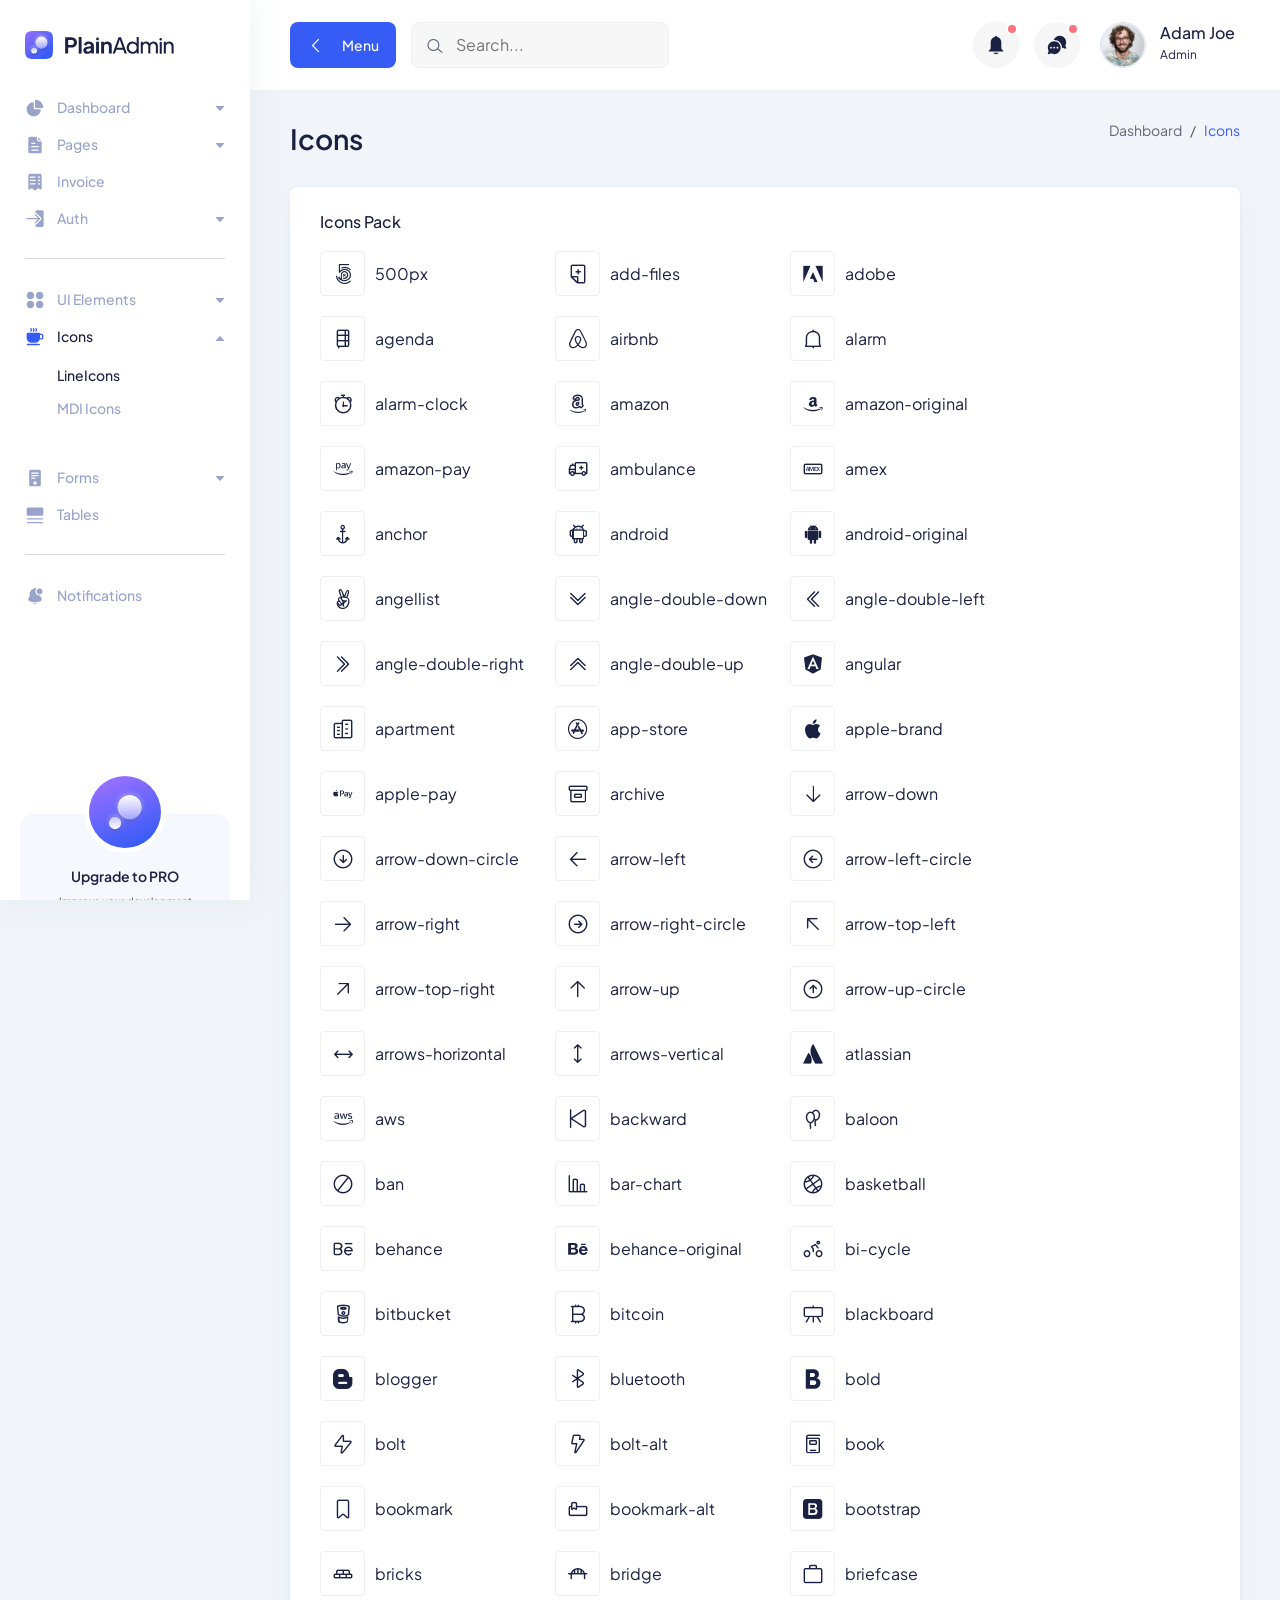
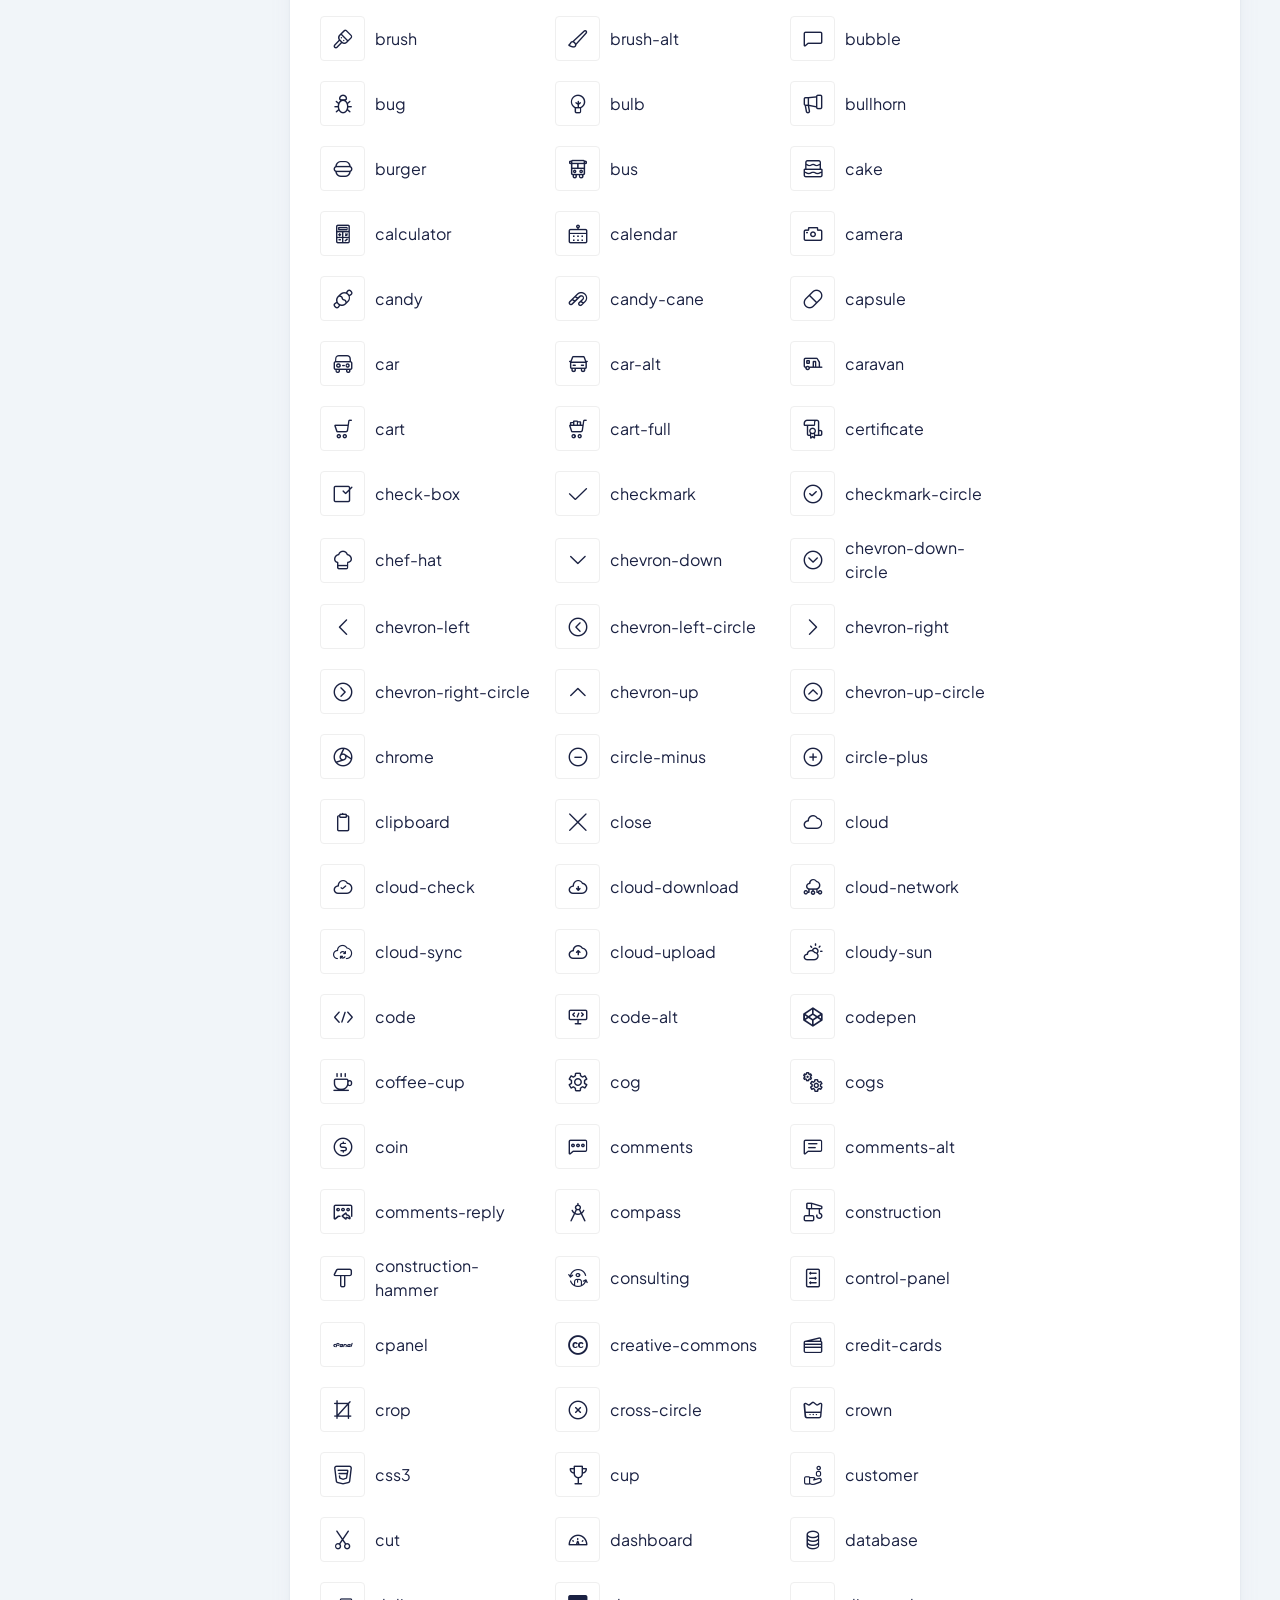
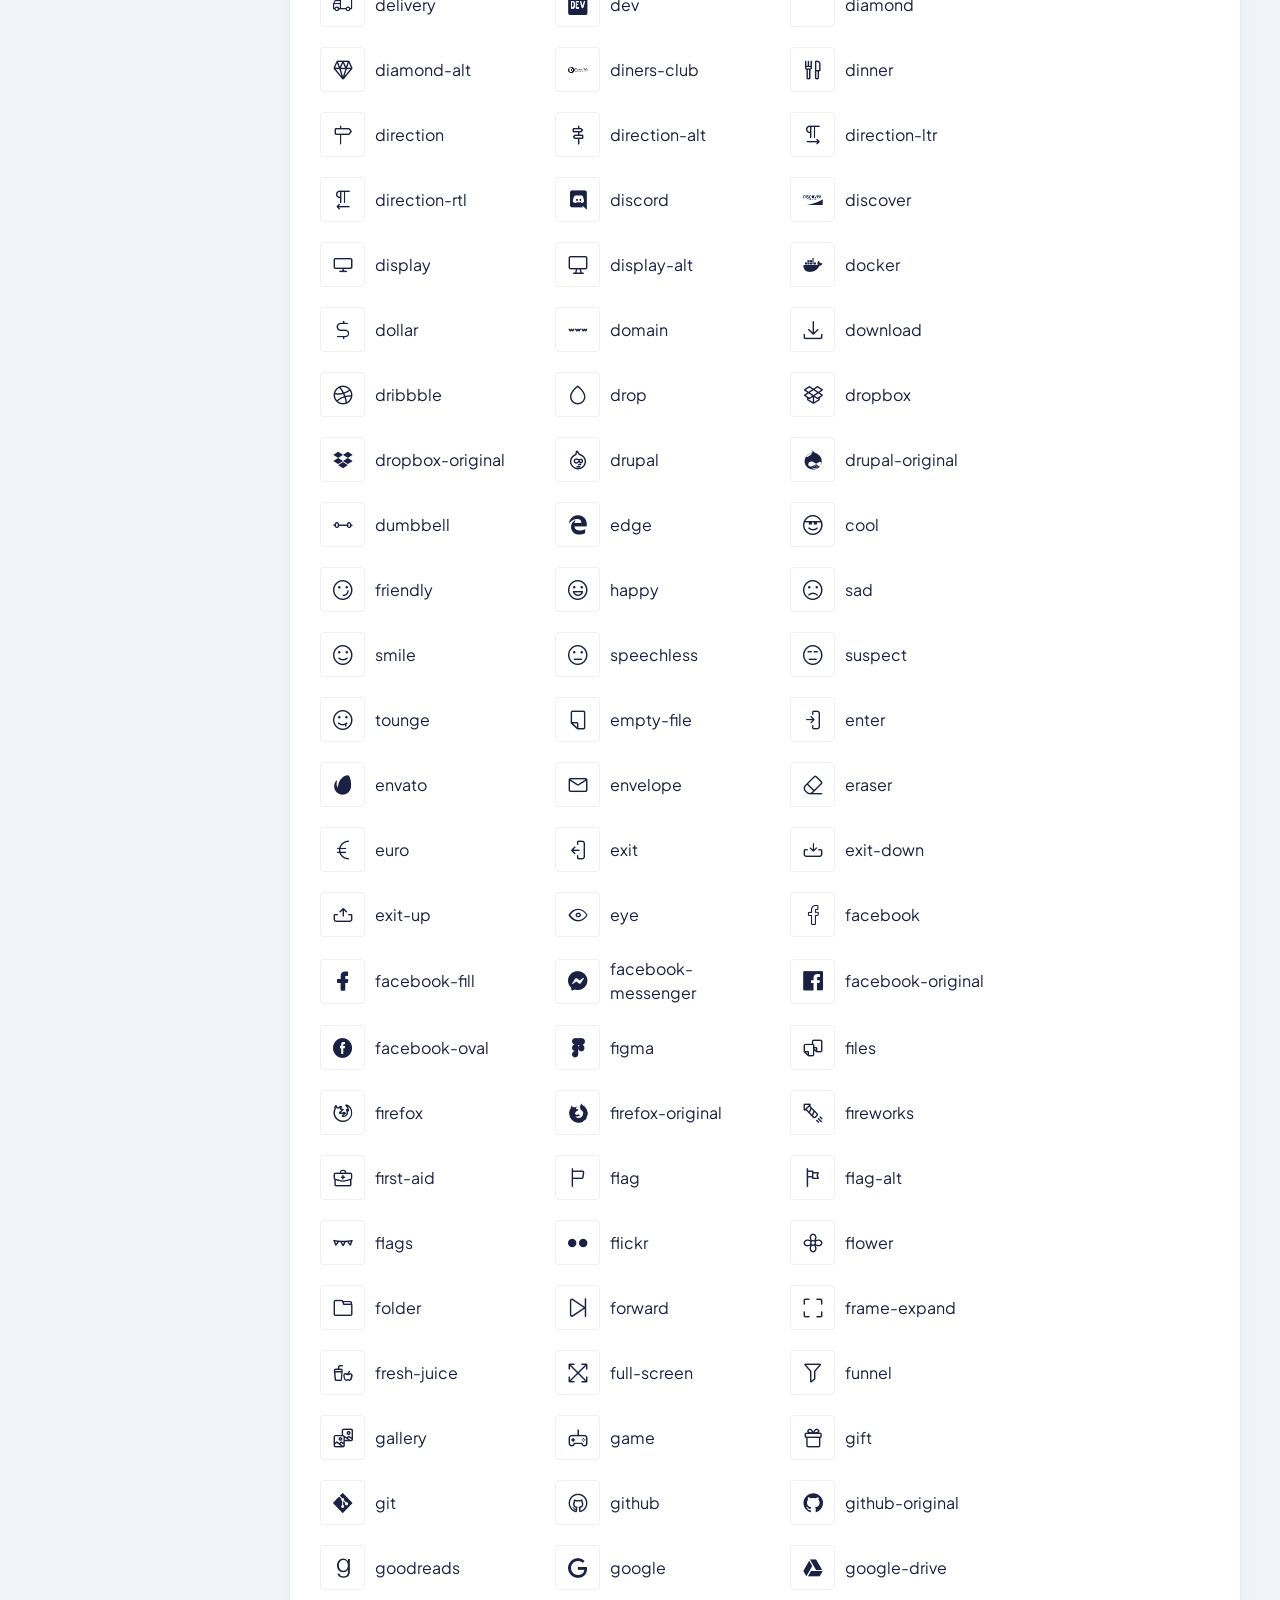
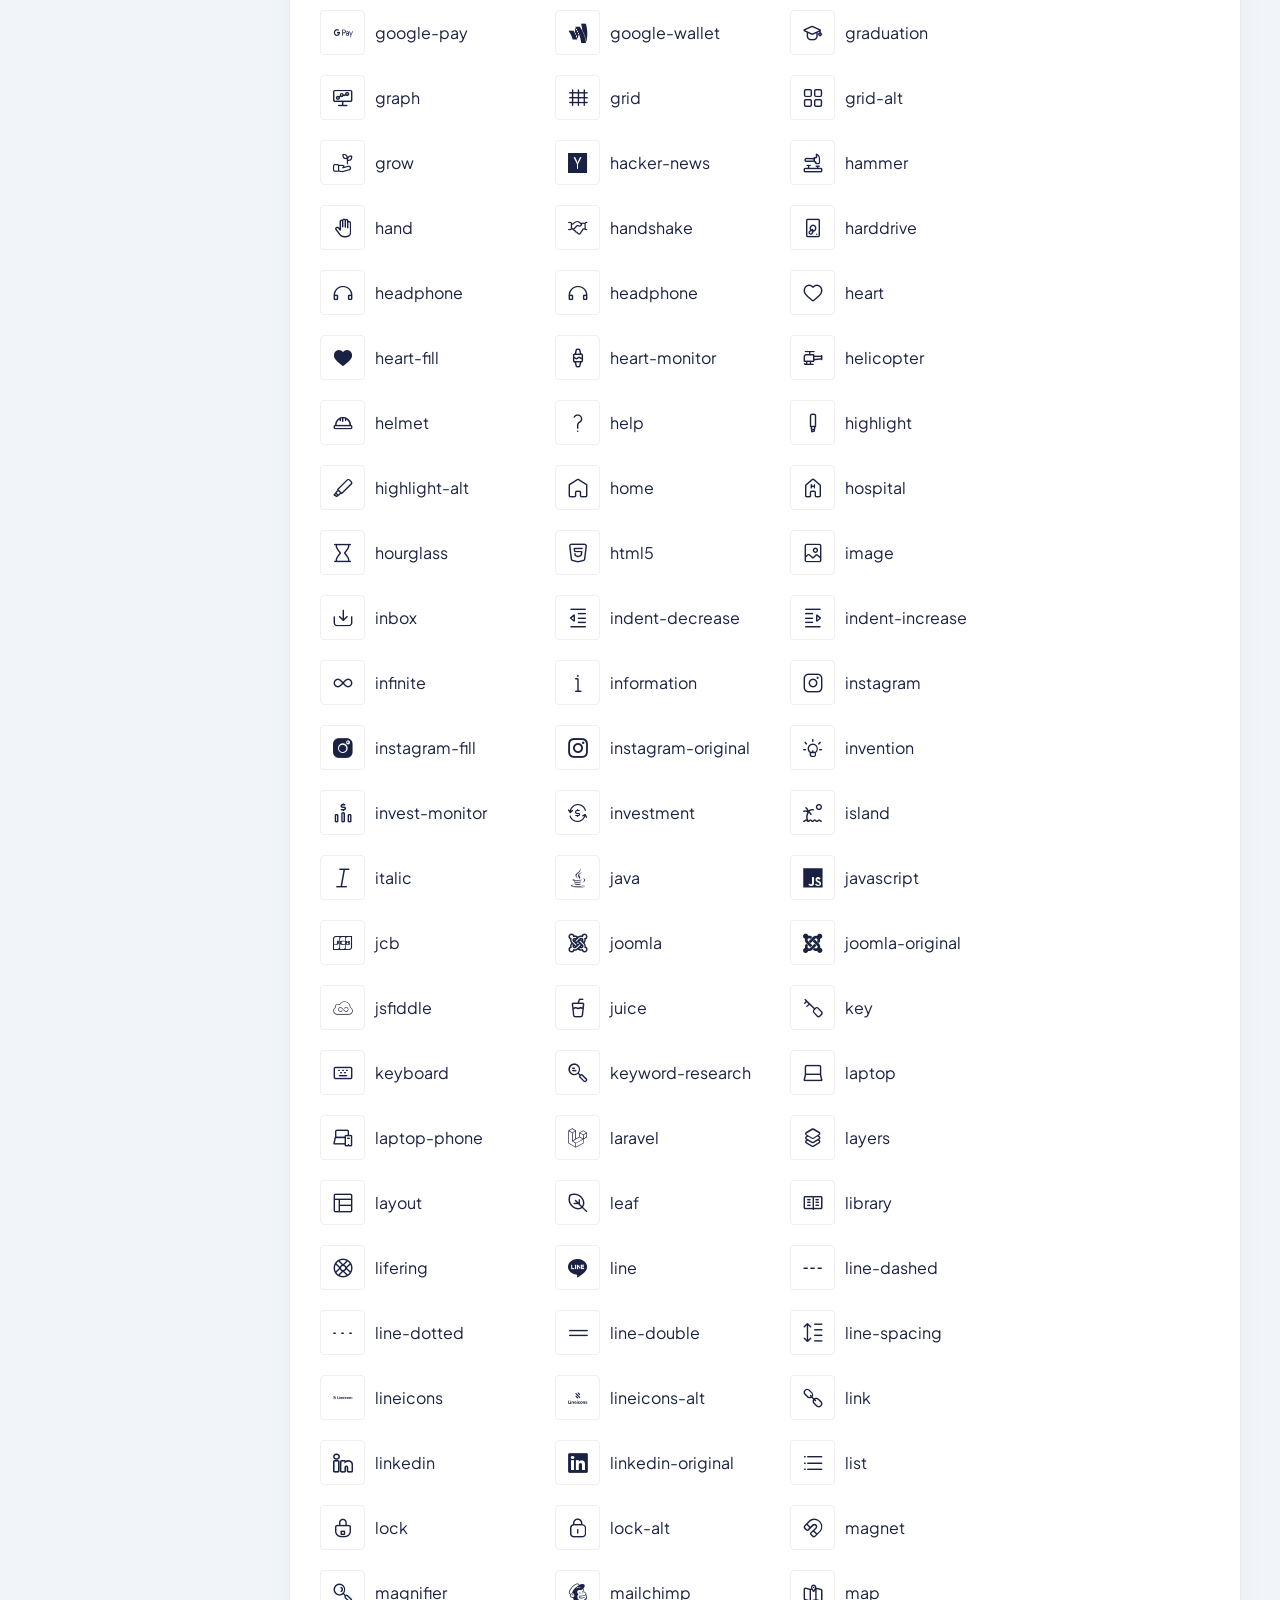
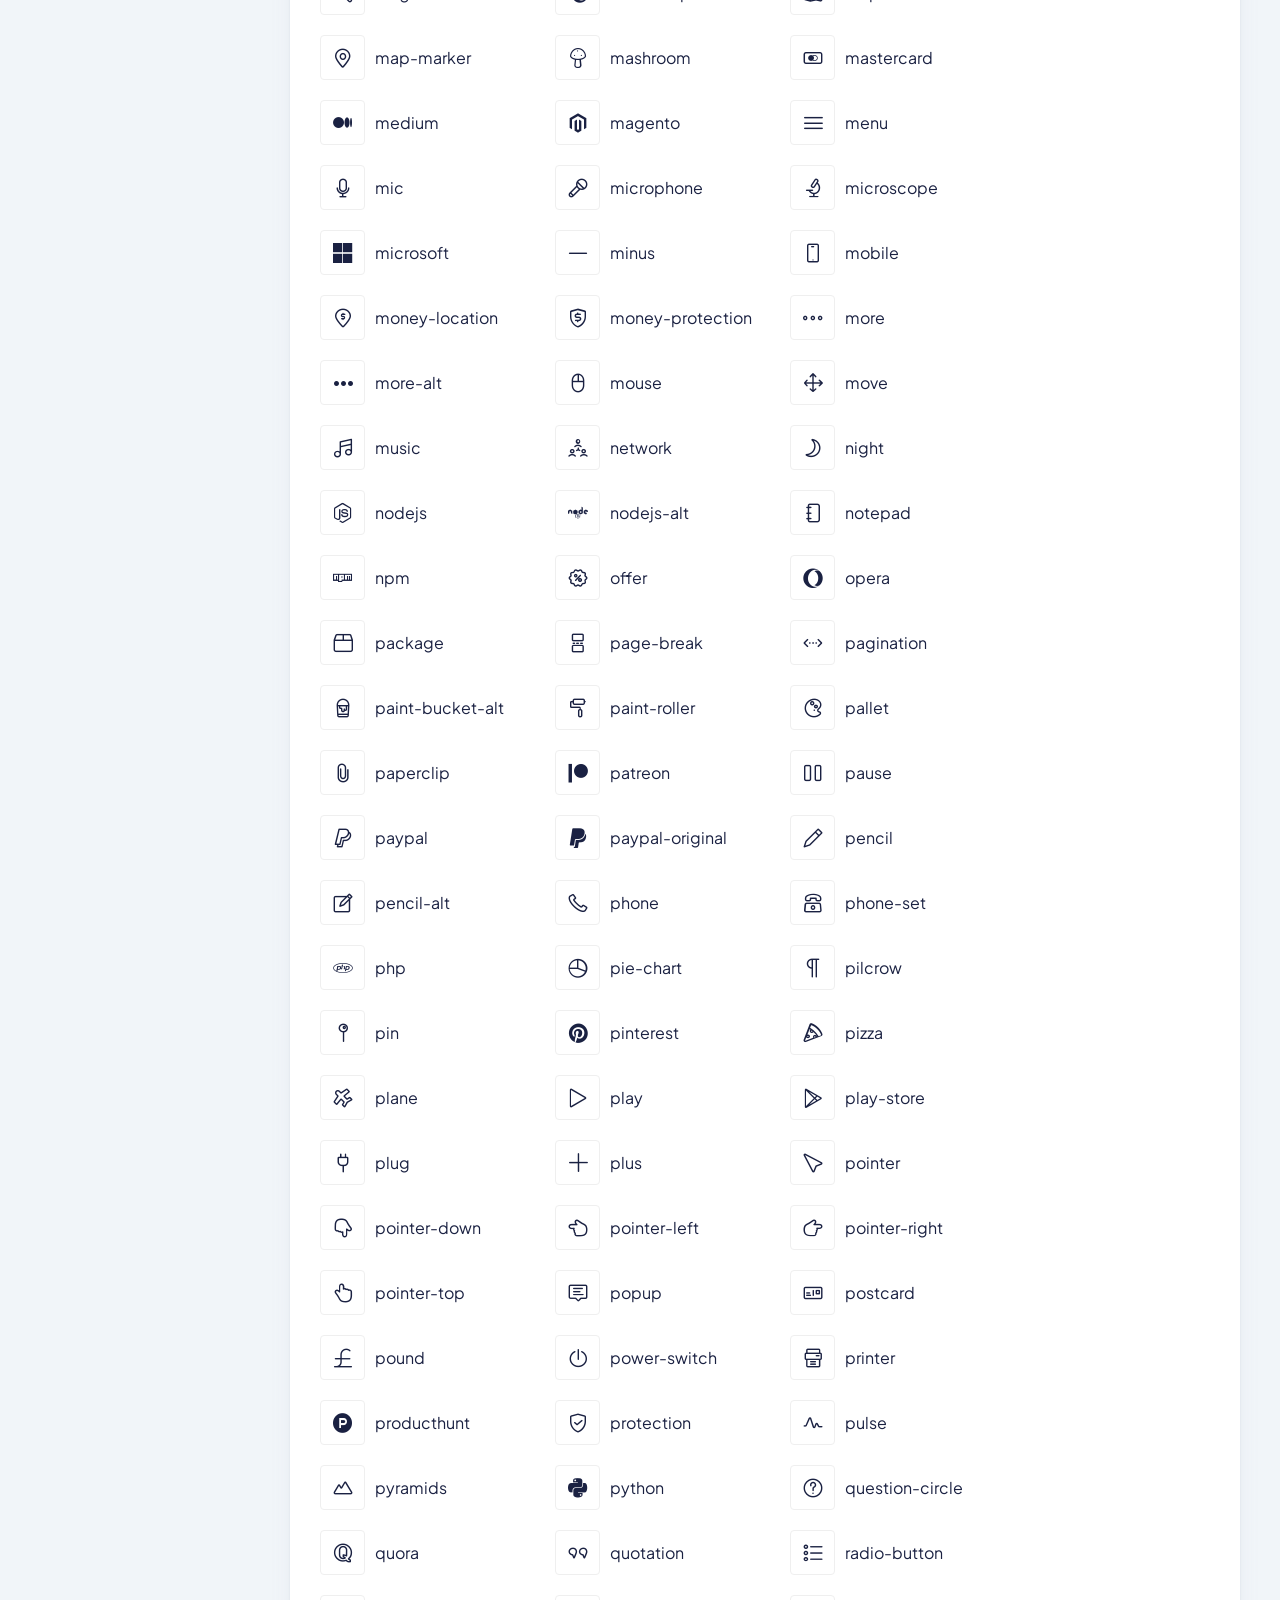
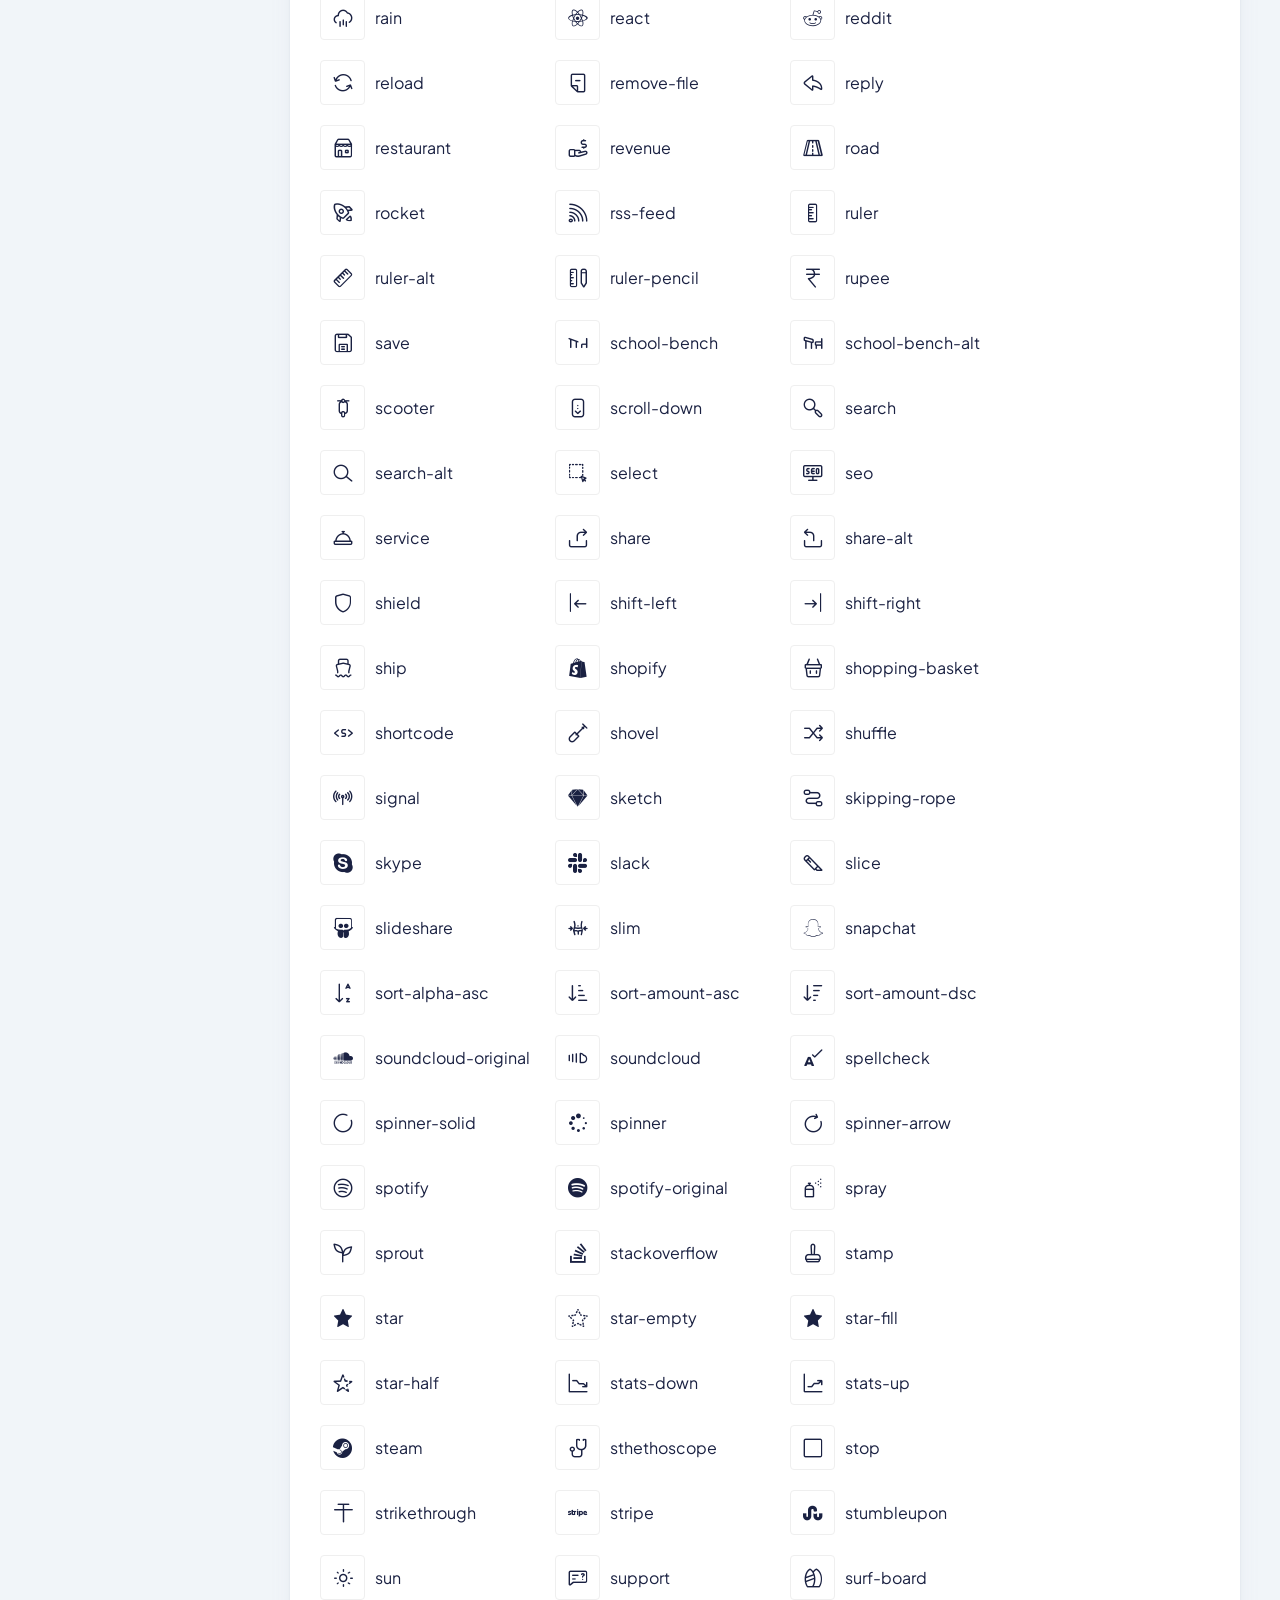
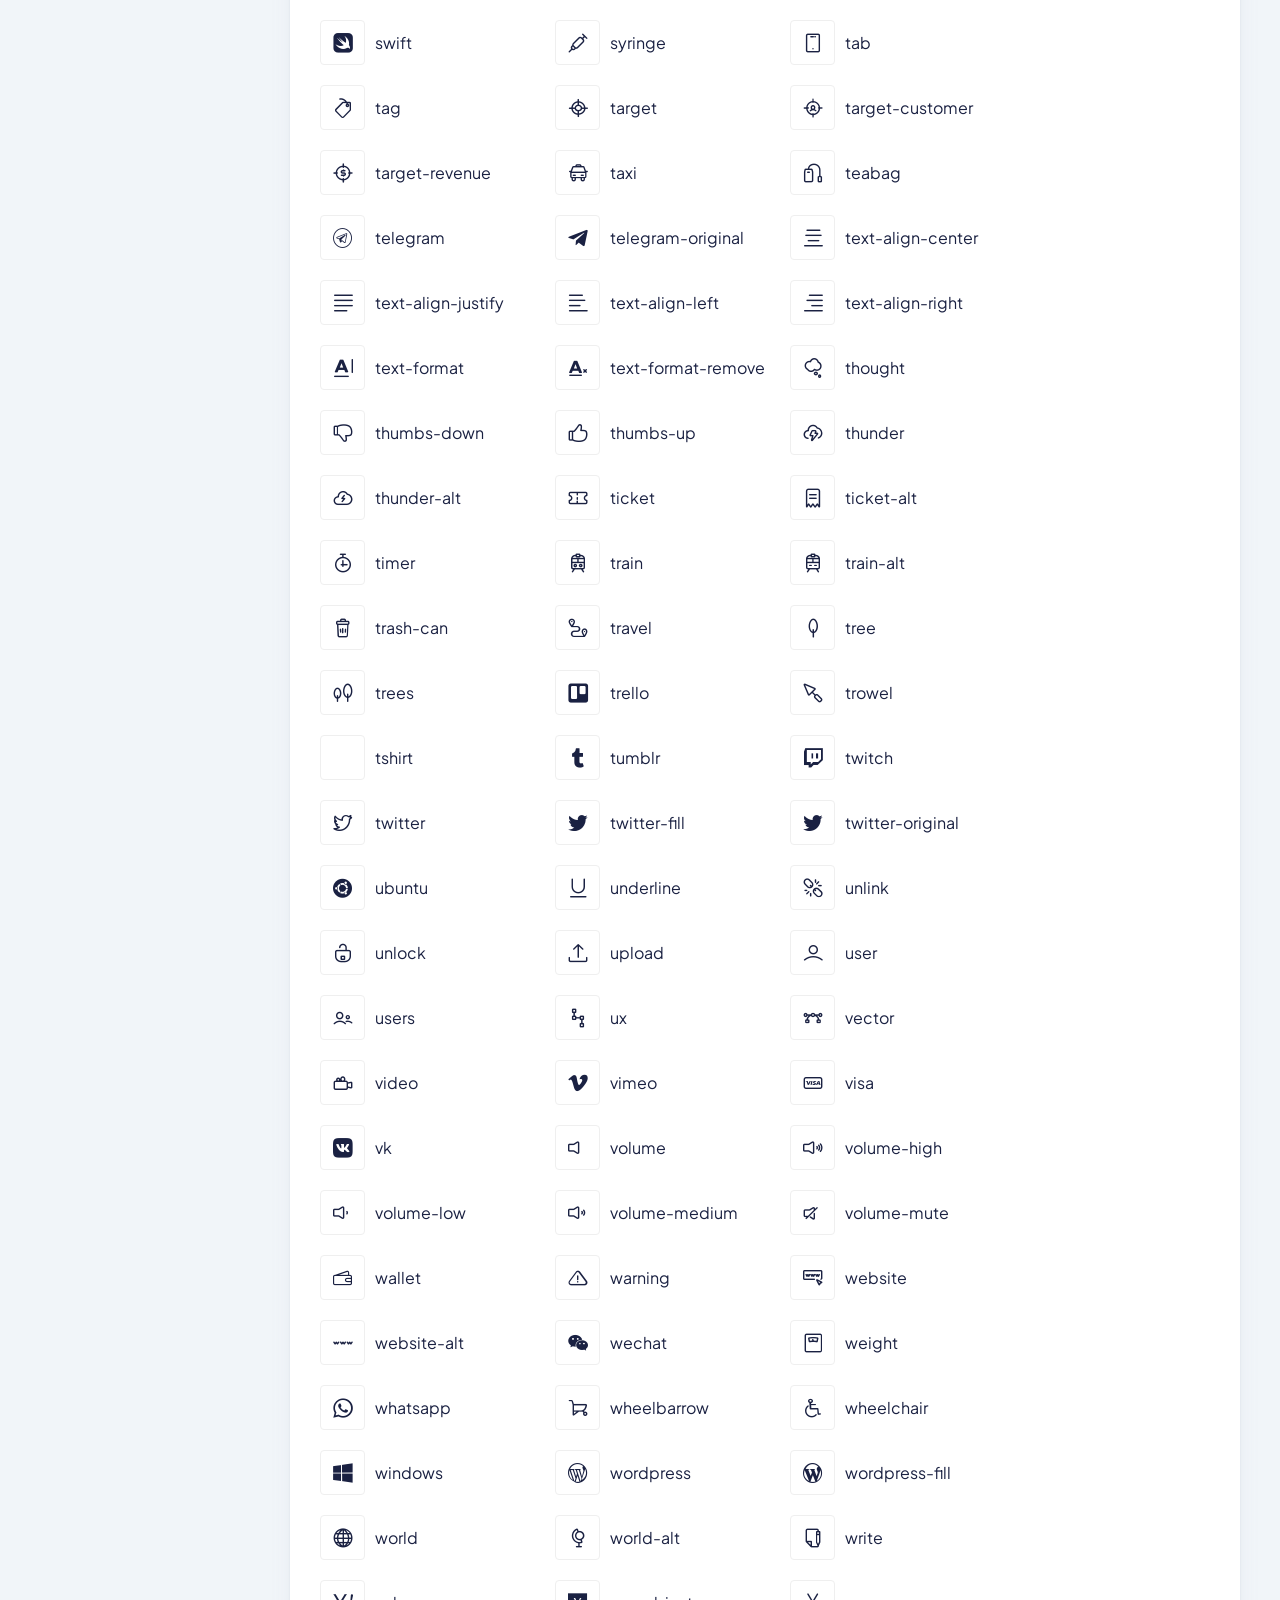
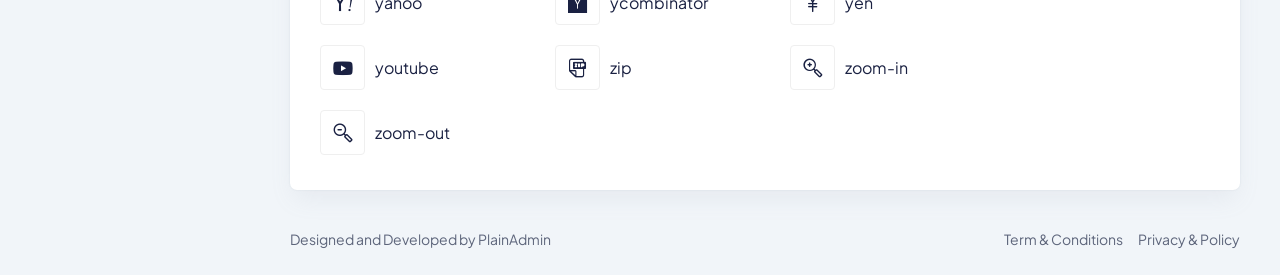
<file: admin/icons.html>
<!DOCTYPE html>
<html lang="en">
  <head>
    <meta charset="UTF-8" />
    <meta http-equiv="X-UA-Compatible" content="IE=edge" />
    <meta name="viewport" content="width=device-width, initial-scale=1.0" />
    <link rel="shortcut icon" href="assets/images/favicon.svg" type="image/x-icon" />
    <title>Line Icons | PlainAdmin Demo</title>

    <!-- ========== All CSS files linkup ========= -->
    <link rel="stylesheet" href="assets/css/bootstrap.min.css" />
    <link rel="stylesheet" href="assets/css/lineicons.css" />
    <link rel="stylesheet" href="assets/css/materialdesignicons.min.css" />
    <link rel="stylesheet" href="assets/css/fullcalendar.css" />
    <link rel="stylesheet" href="assets/css/main.css" />
  </head>
  <body>
    <!-- ======== Preloader =========== -->
    <div id="preloader">
      <div class="spinner"></div>
    </div>
    <!-- ======== Preloader =========== -->

    <!-- ======== sidebar-nav start =========== -->
    <aside class="sidebar-nav-wrapper">
      <div class="navbar-logo">
        <a href="index.html">
          <img src="assets/images/logo/logo.svg" alt="logo" />
        </a>
      </div>
      <nav class="sidebar-nav">
        <ul>
          <li class="nav-item nav-item-has-children">
            <a
              href="#0"
              class="collapsed"
              data-bs-toggle="collapse"
              data-bs-target="#ddmenu_1"
              aria-controls="ddmenu_1"
              aria-expanded="false"
              aria-label="Toggle navigation"
            >
              <span class="icon">
                <svg width="20" height="20" viewBox="0 0 20 20" fill="none" xmlns="http://www.w3.org/2000/svg">
                  <path
                    d="M8.74999 18.3333C12.2376 18.3333 15.1364 15.8128 15.7244 12.4941C15.8448 11.8143 15.2737 11.25 14.5833 11.25H9.99999C9.30966 11.25 8.74999 10.6903 8.74999 10V5.41666C8.74999 4.7263 8.18563 4.15512 7.50586 4.27556C4.18711 4.86357 1.66666 7.76243 1.66666 11.25C1.66666 15.162 4.83797 18.3333 8.74999 18.3333Z" />
                  <path
                    d="M17.0833 10C17.7737 10 18.3432 9.43708 18.2408 8.75433C17.7005 5.14918 14.8508 2.29947 11.2457 1.75912C10.5629 1.6568 10 2.2263 10 2.91665V9.16666C10 9.62691 10.3731 10 10.8333 10H17.0833Z" />
                </svg>
              </span>
              <span class="text">Dashboard</span>
            </a>
            <ul id="ddmenu_1" class="collapse dropdown-nav">
              <li>
                <a href="index.html"> eCommerce </a>
              </li>
            </ul>
          </li>
          <li class="nav-item nav-item-has-children">
            <a
              href="#0"
              class="collapsed"
              data-bs-toggle="collapse"
              data-bs-target="#ddmenu_2"
              aria-controls="ddmenu_2"
              aria-expanded="false"
              aria-label="Toggle navigation"
            >
              <span class="icon">
                <svg width="20" height="20" viewBox="0 0 20 20" fill="none" xmlns="http://www.w3.org/2000/svg">
                  <path
                    d="M11.8097 1.66667C11.8315 1.66667 11.8533 1.6671 11.875 1.66796V4.16667C11.875 5.43232 12.901 6.45834 14.1667 6.45834H16.6654C16.6663 6.48007 16.6667 6.50186 16.6667 6.5237V16.6667C16.6667 17.5872 15.9205 18.3333 15 18.3333H5.00001C4.07954 18.3333 3.33334 17.5872 3.33334 16.6667V3.33334C3.33334 2.41286 4.07954 1.66667 5.00001 1.66667H11.8097ZM6.66668 7.70834C6.3215 7.70834 6.04168 7.98816 6.04168 8.33334C6.04168 8.67851 6.3215 8.95834 6.66668 8.95834H10C10.3452 8.95834 10.625 8.67851 10.625 8.33334C10.625 7.98816 10.3452 7.70834 10 7.70834H6.66668ZM6.04168 11.6667C6.04168 12.0118 6.3215 12.2917 6.66668 12.2917H13.3333C13.6785 12.2917 13.9583 12.0118 13.9583 11.6667C13.9583 11.3215 13.6785 11.0417 13.3333 11.0417H6.66668C6.3215 11.0417 6.04168 11.3215 6.04168 11.6667ZM6.66668 14.375C6.3215 14.375 6.04168 14.6548 6.04168 15C6.04168 15.3452 6.3215 15.625 6.66668 15.625H13.3333C13.6785 15.625 13.9583 15.3452 13.9583 15C13.9583 14.6548 13.6785 14.375 13.3333 14.375H6.66668Z" />
                  <path
                    d="M13.125 2.29167L16.0417 5.20834H14.1667C13.5913 5.20834 13.125 4.74197 13.125 4.16667V2.29167Z" />
                </svg>
              </span>
              <span class="text">Pages</span>
            </a>
            <ul id="ddmenu_2" class="collapse dropdown-nav">
              <li>
                <a href="settings.html"> Settings </a>
              </li>
              <li>
                <a href="blank-page.html"> Blank Page </a>
              </li>
            </ul>
          </li>
          <li class="nav-item">
            <a href="invoice.html">
              <span class="icon">
                <svg width="20" height="20" viewBox="0 0 20 20" fill="none" xmlns="http://www.w3.org/2000/svg">
                  <path
                    d="M3.33334 3.35442C3.33334 2.4223 4.07954 1.66666 5.00001 1.66666H15C15.9205 1.66666 16.6667 2.4223 16.6667 3.35442V16.8565C16.6667 17.5519 15.8827 17.9489 15.3333 17.5317L13.8333 16.3924C13.537 16.1673 13.1297 16.1673 12.8333 16.3924L10.5 18.1646C10.2037 18.3896 9.79634 18.3896 9.50001 18.1646L7.16668 16.3924C6.87038 16.1673 6.46298 16.1673 6.16668 16.3924L4.66668 17.5317C4.11731 17.9489 3.33334 17.5519 3.33334 16.8565V3.35442ZM4.79168 5.04218C4.79168 5.39173 5.0715 5.6751 5.41668 5.6751H10C10.3452 5.6751 10.625 5.39173 10.625 5.04218C10.625 4.69264 10.3452 4.40927 10 4.40927H5.41668C5.0715 4.40927 4.79168 4.69264 4.79168 5.04218ZM5.41668 7.7848C5.0715 7.7848 4.79168 8.06817 4.79168 8.41774C4.79168 8.76724 5.0715 9.05066 5.41668 9.05066H10C10.3452 9.05066 10.625 8.76724 10.625 8.41774C10.625 8.06817 10.3452 7.7848 10 7.7848H5.41668ZM4.79168 11.7932C4.79168 12.1428 5.0715 12.4262 5.41668 12.4262H10C10.3452 12.4262 10.625 12.1428 10.625 11.7932C10.625 11.4437 10.3452 11.1603 10 11.1603H5.41668C5.0715 11.1603 4.79168 11.4437 4.79168 11.7932ZM13.3333 4.40927C12.9882 4.40927 12.7083 4.69264 12.7083 5.04218C12.7083 5.39173 12.9882 5.6751 13.3333 5.6751H14.5833C14.9285 5.6751 15.2083 5.39173 15.2083 5.04218C15.2083 4.69264 14.9285 4.40927 14.5833 4.40927H13.3333ZM12.7083 8.41774C12.7083 8.76724 12.9882 9.05066 13.3333 9.05066H14.5833C14.9285 9.05066 15.2083 8.76724 15.2083 8.41774C15.2083 8.06817 14.9285 7.7848 14.5833 7.7848H13.3333C12.9882 7.7848 12.7083 8.06817 12.7083 8.41774ZM13.3333 11.1603C12.9882 11.1603 12.7083 11.4437 12.7083 11.7932C12.7083 12.1428 12.9882 12.4262 13.3333 12.4262H14.5833C14.9285 12.4262 15.2083 12.1428 15.2083 11.7932C15.2083 11.4437 14.9285 11.1603 14.5833 11.1603H13.3333Z" />
                </svg>
              </span>
              <span class="text">Invoice</span>
            </a>
          </li>
          <li class="nav-item nav-item-has-children">
            <a
              href="#0"
              class="collapsed"
              data-bs-toggle="collapse"
              data-bs-target="#ddmenu_3"
              aria-controls="ddmenu_3"
              aria-expanded="false"
              aria-label="Toggle navigation"
            >
              <span class="icon">
                <svg width="20" height="20" viewBox="0 0 20 20" fill="none" xmlns="http://www.w3.org/2000/svg">
                  <path
                    d="M14.9211 10.1294C15.1652 9.88534 15.1652 9.48967 14.9211 9.24559L10.7544 5.0789C10.5103 4.83482 10.1147 4.83482 9.87057 5.0789C9.62649 5.32297 9.62649 5.71871 9.87057 5.96278L12.9702 9.06251H1.97916C1.63398 9.06251 1.35416 9.34234 1.35416 9.68751C1.35416 10.0327 1.63398 10.3125 1.97916 10.3125H12.9702L9.87057 13.4123C9.62649 13.6563 9.62649 14.052 9.87057 14.2961C10.1147 14.5402 10.5103 14.5402 10.7544 14.2961L14.9211 10.1294Z" />
                  <path
                    d="M11.6383 15.18L15.805 11.0133C16.5373 10.2811 16.5373 9.09391 15.805 8.36166L11.6383 4.195C11.2722 3.82888 10.7923 3.64582 10.3125 3.64582V3.02082C10.3125 2.10035 11.0587 1.35416 11.9792 1.35416H16.9792C17.8997 1.35416 18.6458 2.10035 18.6458 3.02082V16.3542C18.6458 17.2747 17.8997 18.0208 16.9792 18.0208H11.9792C11.0587 18.0208 10.3125 17.2747 10.3125 16.3542V15.7292C10.7923 15.7292 11.2722 15.5461 11.6383 15.18Z" />
                </svg>
              </span>
              <span class="text">Auth</span>
            </a>
            <ul id="ddmenu_3" class="collapse dropdown-nav">
              <li>
                <a href="signin.html"> Sign In </a>
              </li>
              <li>
                <a href="signup.html"> Sign Up </a>
              </li>
            </ul>
          </li>
          <span class="divider"><hr /></span>
          <li class="nav-item nav-item-has-children">
            <a
              href="#0"
              class="collapsed"
              data-bs-toggle="collapse"
              data-bs-target="#ddmenu_4"
              aria-controls="ddmenu_4"
              aria-expanded="false"
              aria-label="Toggle navigation"
            >
              <span class="icon">
                <svg width="20" height="20" viewBox="0 0 20 20" fill="none" xmlns="http://www.w3.org/2000/svg">
                  <path
                    d="M1.66666 5.41669C1.66666 3.34562 3.34559 1.66669 5.41666 1.66669C7.48772 1.66669 9.16666 3.34562 9.16666 5.41669C9.16666 7.48775 7.48772 9.16669 5.41666 9.16669C3.34559 9.16669 1.66666 7.48775 1.66666 5.41669Z" />
                  <path
                    d="M1.66666 14.5834C1.66666 12.5123 3.34559 10.8334 5.41666 10.8334C7.48772 10.8334 9.16666 12.5123 9.16666 14.5834C9.16666 16.6545 7.48772 18.3334 5.41666 18.3334C3.34559 18.3334 1.66666 16.6545 1.66666 14.5834Z" />
                  <path
                    d="M10.8333 5.41669C10.8333 3.34562 12.5123 1.66669 14.5833 1.66669C16.6544 1.66669 18.3333 3.34562 18.3333 5.41669C18.3333 7.48775 16.6544 9.16669 14.5833 9.16669C12.5123 9.16669 10.8333 7.48775 10.8333 5.41669Z" />
                  <path
                    d="M10.8333 14.5834C10.8333 12.5123 12.5123 10.8334 14.5833 10.8334C16.6544 10.8334 18.3333 12.5123 18.3333 14.5834C18.3333 16.6545 16.6544 18.3334 14.5833 18.3334C12.5123 18.3334 10.8333 16.6545 10.8333 14.5834Z" />
                </svg>
              </span>
              <span class="text">UI Elements </span>
            </a>
            <ul id="ddmenu_4" class="collapse dropdown-nav">
              <li>
                <a href="alerts.html"> Alerts </a>
              </li>
              <li>
                <a href="buttons.html"> Buttons </a>
              </li>
              <li>
                <a href="cards.html"> Cards </a>
              </li>
              <li>
                <a href="typography.html"> Typography </a>
              </li>
            </ul>
          </li>
          <li class="nav-item nav-item-has-children">
            <a
              href="icons.html"
              class=""
              data-bs-toggle="collapse"
              data-bs-target="#ddmenu_55"
              aria-controls="ddmenu_55"
              aria-expanded="false"
              aria-label="Toggle navigation"
            >
              <span class="icon">
                <svg width="20" height="20" viewBox="0 0 20 20" fill="none" xmlns="http://www.w3.org/2000/svg">
                  <path
                    d="M5.48663 1.1466C5.77383 0.955131 6.16188 1.03274 6.35335 1.31994L6.87852 2.10769C7.20508 2.59755 7.20508 3.23571 6.87852 3.72556L6.35335 4.51331C6.16188 4.80052 5.77383 4.87813 5.48663 4.68666C5.19943 4.49519 5.12182 4.10715 5.31328 3.81994L5.83845 3.03219C5.88511 2.96221 5.88511 2.87105 5.83845 2.80106L5.31328 2.01331C5.12182 1.72611 5.19943 1.33806 5.48663 1.1466Z" />
                  <path
                    d="M2.49999 5.83331C2.03976 5.83331 1.66666 6.2064 1.66666 6.66665V10.8333C1.66666 13.5948 3.90523 15.8333 6.66666 15.8333H9.99999C12.1856 15.8333 14.0436 14.431 14.7235 12.4772C14.8134 12.4922 14.9058 12.5 15 12.5H16.6667C17.5872 12.5 18.3333 11.7538 18.3333 10.8333V8.33331C18.3333 7.41284 17.5872 6.66665 16.6667 6.66665H15C15 6.2064 14.6269 5.83331 14.1667 5.83331H2.49999ZM14.9829 11.2496C14.9942 11.1123 15 10.9735 15 10.8333V7.91665H16.6667C16.8967 7.91665 17.0833 8.10319 17.0833 8.33331V10.8333C17.0833 11.0634 16.8967 11.25 16.6667 11.25H15L14.9898 11.2498L14.9829 11.2496Z" />
                  <path
                    d="M8.85332 1.31994C8.6619 1.03274 8.27383 0.955131 7.98663 1.1466C7.69943 1.33806 7.62182 1.72611 7.81328 2.01331L8.33848 2.80106C8.38507 2.87105 8.38507 2.96221 8.33848 3.03219L7.81328 3.81994C7.62182 4.10715 7.69943 4.49519 7.98663 4.68666C8.27383 4.87813 8.6619 4.80052 8.85332 4.51331L9.37848 3.72556C9.70507 3.23571 9.70507 2.59755 9.37848 2.10769L8.85332 1.31994Z" />
                  <path
                    d="M10.4867 1.1466C10.7738 0.955131 11.1619 1.03274 11.3533 1.31994L11.8785 2.10769C12.2051 2.59755 12.2051 3.23571 11.8785 3.72556L11.3533 4.51331C11.1619 4.80052 10.7738 4.87813 10.4867 4.68666C10.1994 4.49519 10.1218 4.10715 10.3133 3.81994L10.8385 3.03219C10.8851 2.96221 10.8851 2.87105 10.8385 2.80106L10.3133 2.01331C10.1218 1.72611 10.1994 1.33806 10.4867 1.1466Z" />
                  <path
                    d="M2.49999 16.6667C2.03976 16.6667 1.66666 17.0398 1.66666 17.5C1.66666 17.9602 2.03976 18.3334 2.49999 18.3334H14.1667C14.6269 18.3334 15 17.9602 15 17.5C15 17.0398 14.6269 16.6667 14.1667 16.6667H2.49999Z" />
                </svg>
              </span>
              <span class="text">Icons</span>
            </a>
            <ul id="ddmenu_55" class="collapse show dropdown-nav">
              <li>
                <a href="icons.html" class="active"> LineIcons </a>
              </li>
              <li>
                <a href="mdi-icons.html"> MDI Icons </a>
              </li>
            </ul>
          </li>
          <li class="nav-item nav-item-has-children">
            <a
              href="#0"
              class="collapsed"
              data-bs-toggle="collapse"
              data-bs-target="#ddmenu_5"
              aria-controls="ddmenu_5"
              aria-expanded="false"
              aria-label="Toggle navigation"
            >
              <span class="icon">
                <svg width="20" height="20" viewBox="0 0 20 20" fill="none" xmlns="http://www.w3.org/2000/svg">
                  <path
                    d="M4.16666 3.33335C4.16666 2.41288 4.91285 1.66669 5.83332 1.66669H14.1667C15.0872 1.66669 15.8333 2.41288 15.8333 3.33335V16.6667C15.8333 17.5872 15.0872 18.3334 14.1667 18.3334H5.83332C4.91285 18.3334 4.16666 17.5872 4.16666 16.6667V3.33335ZM6.04166 5.00002C6.04166 5.3452 6.32148 5.62502 6.66666 5.62502H13.3333C13.6785 5.62502 13.9583 5.3452 13.9583 5.00002C13.9583 4.65485 13.6785 4.37502 13.3333 4.37502H6.66666C6.32148 4.37502 6.04166 4.65485 6.04166 5.00002ZM6.66666 6.87502C6.32148 6.87502 6.04166 7.15485 6.04166 7.50002C6.04166 7.8452 6.32148 8.12502 6.66666 8.12502H13.3333C13.6785 8.12502 13.9583 7.8452 13.9583 7.50002C13.9583 7.15485 13.6785 6.87502 13.3333 6.87502H6.66666ZM6.04166 10C6.04166 10.3452 6.32148 10.625 6.66666 10.625H9.99999C10.3452 10.625 10.625 10.3452 10.625 10C10.625 9.65485 10.3452 9.37502 9.99999 9.37502H6.66666C6.32148 9.37502 6.04166 9.65485 6.04166 10ZM9.99999 16.6667C10.9205 16.6667 11.6667 15.9205 11.6667 15C11.6667 14.0795 10.9205 13.3334 9.99999 13.3334C9.07949 13.3334 8.33332 14.0795 8.33332 15C8.33332 15.9205 9.07949 16.6667 9.99999 16.6667Z" />
                </svg>
              </span>
              <span class="text"> Forms </span>
            </a>
            <ul id="ddmenu_5" class="collapse dropdown-nav">
              <li>
                <a href="form-elements.html"> Form Elements </a>
              </li>
            </ul>
          </li>
          <li class="nav-item">
            <a href="tables.html">
              <span class="icon">
                <svg width="20" height="20" viewBox="0 0 20 20" fill="none" xmlns="http://www.w3.org/2000/svg">
                  <path
                    d="M1.66666 4.16667C1.66666 3.24619 2.41285 2.5 3.33332 2.5H16.6667C17.5872 2.5 18.3333 3.24619 18.3333 4.16667V9.16667C18.3333 10.0872 17.5872 10.8333 16.6667 10.8333H3.33332C2.41285 10.8333 1.66666 10.0872 1.66666 9.16667V4.16667Z" />
                  <path
                    d="M1.875 13.75C1.875 13.4048 2.15483 13.125 2.5 13.125H17.5C17.8452 13.125 18.125 13.4048 18.125 13.75C18.125 14.0952 17.8452 14.375 17.5 14.375H2.5C2.15483 14.375 1.875 14.0952 1.875 13.75Z" />
                  <path
                    d="M2.5 16.875C2.15483 16.875 1.875 17.1548 1.875 17.5C1.875 17.8452 2.15483 18.125 2.5 18.125H17.5C17.8452 18.125 18.125 17.8452 18.125 17.5C18.125 17.1548 17.8452 16.875 17.5 16.875H2.5Z" />
                </svg>
              </span>
              <span class="text">Tables</span>
            </a>
          </li>
          <span class="divider"><hr /></span>

          <li class="nav-item">
            <a href="notification.html">
              <span class="icon">
                <svg width="20" height="20" viewBox="0 0 20 20" fill="none" xmlns="http://www.w3.org/2000/svg">
                  <path
                    d="M10.8333 2.50008C10.8333 2.03984 10.4602 1.66675 9.99999 1.66675C9.53975 1.66675 9.16666 2.03984 9.16666 2.50008C9.16666 2.96032 9.53975 3.33341 9.99999 3.33341C10.4602 3.33341 10.8333 2.96032 10.8333 2.50008Z" />
                  <path
                    d="M17.5 5.41673C17.5 7.02756 16.1942 8.33339 14.5833 8.33339C12.9725 8.33339 11.6667 7.02756 11.6667 5.41673C11.6667 3.80589 12.9725 2.50006 14.5833 2.50006C16.1942 2.50006 17.5 3.80589 17.5 5.41673Z" />
                  <path
                    d="M11.4272 2.69637C10.9734 2.56848 10.4947 2.50006 10 2.50006C7.10054 2.50006 4.75003 4.85057 4.75003 7.75006V9.20873C4.75003 9.72814 4.62082 10.2393 4.37404 10.6963L3.36705 12.5611C2.89938 13.4272 3.26806 14.5081 4.16749 14.9078C7.88074 16.5581 12.1193 16.5581 15.8326 14.9078C16.732 14.5081 17.1007 13.4272 16.633 12.5611L15.626 10.6963C15.43 10.3333 15.3081 9.93606 15.2663 9.52773C15.0441 9.56431 14.8159 9.58339 14.5833 9.58339C12.2822 9.58339 10.4167 7.71791 10.4167 5.41673C10.4167 4.37705 10.7975 3.42631 11.4272 2.69637Z" />
                  <path
                    d="M7.48901 17.1925C8.10004 17.8918 8.99841 18.3335 10 18.3335C11.0016 18.3335 11.9 17.8918 12.511 17.1925C10.8482 17.4634 9.15183 17.4634 7.48901 17.1925Z" />
                </svg>
              </span>
              <span class="text">Notifications</span>
            </a>
          </li>
        </ul>
      </nav>
      <div class="promo-box">
        <div class="promo-icon">
          <img class="mx-auto" src="./assets/images/logo/logo-icon-big.svg" alt="Logo">
        </div>
        <h3>Upgrade to PRO</h3>
        <p>Improve your development process and start doing more with PlainAdmin PRO!</p>
        <a href="https://plainadmin.com/pro" target="_blank" rel="nofollow" class="main-btn primary-btn btn-hover">
          Upgrade to PRO
        </a>
      </div>
    </aside>
    <div class="overlay"></div>
    <!-- ======== sidebar-nav end =========== -->

    <!-- ======== main-wrapper start =========== -->
    <main class="main-wrapper">
      <!-- ========== header start ========== -->
      <header class="header">
        <div class="container-fluid">
          <div class="row">
            <div class="col-lg-5 col-md-5 col-6">
              <div class="header-left d-flex align-items-center">
                <div class="menu-toggle-btn mr-15">
                  <button id="menu-toggle" class="main-btn primary-btn btn-hover">
                    <i class="lni lni-chevron-left me-2"></i> Menu
                  </button>
                </div>
                <div class="header-search d-none d-md-flex">
                  <form action="#">
                    <input type="text" placeholder="Search..." />
                    <button><i class="lni lni-search-alt"></i></button>
                  </form>
                </div>
              </div>
            </div>
            <div class="col-lg-7 col-md-7 col-6">
              <div class="header-right">
                <!-- notification start -->
                <div class="notification-box ml-15 d-none d-md-flex">
                  <button class="dropdown-toggle" type="button" id="notification" data-bs-toggle="dropdown"
                    aria-expanded="false">
                    <svg width="22" height="22" viewBox="0 0 22 22" fill="none" xmlns="http://www.w3.org/2000/svg">
                      <path
                        d="M11 20.1667C9.88317 20.1667 8.88718 19.63 8.23901 18.7917H13.761C13.113 19.63 12.1169 20.1667 11 20.1667Z"
                        fill="" />
                      <path
                        d="M10.1157 2.74999C10.1157 2.24374 10.5117 1.83333 11 1.83333C11.4883 1.83333 11.8842 2.24374 11.8842 2.74999V2.82604C14.3932 3.26245 16.3051 5.52474 16.3051 8.24999V14.287C16.3051 14.5301 16.3982 14.7633 16.564 14.9352L18.2029 16.6342C18.4814 16.9229 18.2842 17.4167 17.8903 17.4167H4.10961C3.71574 17.4167 3.5185 16.9229 3.797 16.6342L5.43589 14.9352C5.6017 14.7633 5.69485 14.5301 5.69485 14.287V8.24999C5.69485 5.52474 7.60672 3.26245 10.1157 2.82604V2.74999Z"
                        fill="" />
                    </svg>
                    <span></span>
                  </button>
                  <ul class="dropdown-menu dropdown-menu-end" aria-labelledby="notification">
                    <li>
                      <a href="#0">
                        <div class="image">
                          <img src="assets/images/lead/lead-6.png" alt="" />
                        </div>
                        <div class="content">
                          <h6>
                            John Doe
                            <span class="text-regular">
                              comment on a product.
                            </span>
                          </h6>
                          <p>
                            Lorem ipsum dolor sit amet, consect etur adipiscing
                            elit Vivamus tortor.
                          </p>
                          <span>10 mins ago</span>
                        </div>
                      </a>
                    </li>
                    <li>
                      <a href="#0">
                        <div class="image">
                          <img src="assets/images/lead/lead-1.png" alt="" />
                        </div>
                        <div class="content">
                          <h6>
                            Jonathon
                            <span class="text-regular">
                              like on a product.
                            </span>
                          </h6>
                          <p>
                            Lorem ipsum dolor sit amet, consect etur adipiscing
                            elit Vivamus tortor.
                          </p>
                          <span>10 mins ago</span>
                        </div>
                      </a>
                    </li>
                  </ul>
                </div>
                <!-- notification end -->
                <!-- message start -->
                <div class="header-message-box ml-15 d-none d-md-flex">
                  <button class="dropdown-toggle" type="button" id="message" data-bs-toggle="dropdown"
                    aria-expanded="false">
                    <svg width="22" height="22" viewBox="0 0 22 22" fill="none" xmlns="http://www.w3.org/2000/svg">
                      <path
                        d="M7.74866 5.97421C7.91444 5.96367 8.08162 5.95833 8.25005 5.95833C12.5532 5.95833 16.0417 9.4468 16.0417 13.75C16.0417 13.9184 16.0364 14.0856 16.0259 14.2514C16.3246 14.138 16.6127 14.003 16.8883 13.8482L19.2306 14.629C19.7858 14.8141 20.3141 14.2858 20.129 13.7306L19.3482 11.3882C19.8694 10.4604 20.1667 9.38996 20.1667 8.25C20.1667 4.70617 17.2939 1.83333 13.75 1.83333C11.0077 1.83333 8.66702 3.55376 7.74866 5.97421Z"
                        fill="" />
                      <path
                        d="M14.6667 13.75C14.6667 17.2938 11.7939 20.1667 8.25004 20.1667C7.11011 20.1667 6.03962 19.8694 5.11182 19.3482L2.76946 20.129C2.21421 20.3141 1.68597 19.7858 1.87105 19.2306L2.65184 16.8882C2.13062 15.9604 1.83338 14.89 1.83338 13.75C1.83338 10.2062 4.70622 7.33333 8.25004 7.33333C11.7939 7.33333 14.6667 10.2062 14.6667 13.75ZM5.95838 13.75C5.95838 13.2437 5.54797 12.8333 5.04171 12.8333C4.53545 12.8333 4.12504 13.2437 4.12504 13.75C4.12504 14.2563 4.53545 14.6667 5.04171 14.6667C5.54797 14.6667 5.95838 14.2563 5.95838 13.75ZM9.16671 13.75C9.16671 13.2437 8.7563 12.8333 8.25004 12.8333C7.74379 12.8333 7.33338 13.2437 7.33338 13.75C7.33338 14.2563 7.74379 14.6667 8.25004 14.6667C8.7563 14.6667 9.16671 14.2563 9.16671 13.75ZM11.4584 14.6667C11.9647 14.6667 12.375 14.2563 12.375 13.75C12.375 13.2437 11.9647 12.8333 11.4584 12.8333C10.9521 12.8333 10.5417 13.2437 10.5417 13.75C10.5417 14.2563 10.9521 14.6667 11.4584 14.6667Z"
                        fill="" />
                    </svg>
                    <span></span>
                  </button>
                  <ul class="dropdown-menu dropdown-menu-end" aria-labelledby="message">
                    <li>
                      <a href="#0">
                        <div class="image">
                          <img src="assets/images/lead/lead-5.png" alt="" />
                        </div>
                        <div class="content">
                          <h6>Jacob Jones</h6>
                          <p>Hey!I can across your profile and ...</p>
                          <span>10 mins ago</span>
                        </div>
                      </a>
                    </li>
                    <li>
                      <a href="#0">
                        <div class="image">
                          <img src="assets/images/lead/lead-3.png" alt="" />
                        </div>
                        <div class="content">
                          <h6>John Doe</h6>
                          <p>Would you mind please checking out</p>
                          <span>12 mins ago</span>
                        </div>
                      </a>
                    </li>
                    <li>
                      <a href="#0">
                        <div class="image">
                          <img src="assets/images/lead/lead-2.png" alt="" />
                        </div>
                        <div class="content">
                          <h6>Anee Lee</h6>
                          <p>Hey! are you available for freelance?</p>
                          <span>1h ago</span>
                        </div>
                      </a>
                    </li>
                  </ul>
                </div>
                <!-- message end -->
                <!-- profile start -->
                <div class="profile-box ml-15">
                  <button class="dropdown-toggle bg-transparent border-0" type="button" id="profile"
                    data-bs-toggle="dropdown" aria-expanded="false">
                    <div class="profile-info">
                      <div class="info">
                        <div class="image">
                          <img src="assets/images/profile/profile-image.png" alt="" />
                        </div>
                        <div>
                          <h6 class="fw-500">Adam Joe</h6>
                          <p>Admin</p>
                        </div>
                      </div>
                    </div>
                  </button>
                  <ul class="dropdown-menu dropdown-menu-end" aria-labelledby="profile">
                    <li>
                      <div class="author-info flex items-center !p-1">
                        <div class="image">
                          <img src="assets/images/profile/profile-image.png" alt="image">
                        </div>
                        <div class="content">
                          <h4 class="text-sm">Adam Joe</h4>
                          <a class="text-black/40 dark:text-white/40 hover:text-black dark:hover:text-white text-xs"
                            href="#">Email@gmail.com</a>
                        </div>
                      </div>
                    </li>
                    <li class="divider"></li>
                    <li>
                      <a href="#0">
                        <i class="lni lni-user"></i> View Profile
                      </a>
                    </li>
                    <li>
                      <a href="#0">
                        <i class="lni lni-alarm"></i> Notifications
                      </a>
                    </li>
                    <li>
                      <a href="#0"> <i class="lni lni-inbox"></i> Messages </a>
                    </li>
                    <li>
                      <a href="#0"> <i class="lni lni-cog"></i> Settings </a>
                    </li>
                    <li class="divider"></li>
                    <li>
                      <a href="#0"> <i class="lni lni-exit"></i> Sign Out </a>
                    </li>
                  </ul>
                </div>
                <!-- profile end -->
              </div>
            </div>
          </div>
        </div>
      </header>
      <!-- ========== header end ========== -->

      <!-- ========== section start ========== -->
      <section class="section">
        <div class="container-fluid">
          <!-- ========== title-wrapper start ========== -->
          <div class="title-wrapper pt-30">
            <div class="row align-items-center">
              <div class="col-md-6">
                <div class="title">
                  <h2>Icons</h2>
                </div>
              </div>
              <!-- end col -->
              <div class="col-md-6">
                <div class="breadcrumb-wrapper">
                  <nav aria-label="breadcrumb">
                    <ol class="breadcrumb">
                      <li class="breadcrumb-item">
                        <a href="#0">Dashboard</a>
                      </li>
                      <li class="breadcrumb-item active" aria-current="page">
                        Icons
                      </li>
                    </ol>
                  </nav>
                </div>
              </div>
              <!-- end col -->
            </div>
            <!-- end row -->
          </div>
          <!-- ========== title-wrapper end ========== -->
          <div class="icons-wrapper">
            <div class="row">
              <div class="col-12">
                <div class="card-style">
                  <div class="title d-flex justify-content-between">
                    <div class="left">
                      <h6 class="text-medium mb-10">Icons Pack</h6>
                    </div>
                  </div>
                  <!-- End Title -->
                  <ul class="icons">
                    <li class="trigger Free">
                      <i class="lni lni-500px"></i><span>500px</span>
                    </li>
                    <li class="trigger Free">
                      <i class="lni lni-add-files"></i><span>add-files</span>
                    </li>
                    <li class="trigger Free">
                      <i class="lni lni-adobe"></i><span>adobe</span>
                    </li>
                    <li class="trigger Free">
                      <i class="lni lni-agenda"></i><span>agenda</span>
                    </li>
                    <li class="trigger Free">
                      <i class="lni lni-airbnb"></i><span>airbnb</span>
                    </li>
                    <li class="trigger Free">
                      <i class="lni lni-alarm"></i><span>alarm</span>
                    </li>
                    <li class="trigger Free">
                      <i class="lni lni-alarm-clock"></i><span>alarm-clock</span>
                    </li>
                    <li class="trigger Free">
                      <i class="lni lni-amazon"></i><span>amazon</span>
                    </li>
                    <li class="trigger Free">
                      <i class="lni lni-amazon-original"></i><span>amazon-original</span>
                    </li>
                    <li class="trigger Free">
                      <i class="lni lni-amazon-pay"></i><span>amazon-pay</span>
                    </li>
                    <li class="trigger Free">
                      <i class="lni lni-ambulance"></i><span>ambulance</span>
                    </li>
                    <li class="trigger Free">
                      <i class="lni lni-amex"></i><span>amex</span>
                    </li>
                    <li class="trigger Free">
                      <i class="lni lni-anchor"></i><span>anchor</span>
                    </li>
                    <li class="trigger Free">
                      <i class="lni lni-android"></i><span>android</span>
                    </li>
                    <li class="trigger Free">
                      <i class="lni lni-android-original"></i><span>android-original</span>
                    </li>
                    <li class="trigger Free">
                      <i class="lni lni-angellist"></i><span>angellist</span>
                    </li>
                    <li class="trigger Free">
                      <i class="lni lni-angle-double-down"></i><span>angle-double-down</span>
                    </li>
                    <li class="trigger Free">
                      <i class="lni lni-angle-double-left"></i><span>angle-double-left</span>
                    </li>
                    <li class="trigger Free">
                      <i class="lni lni-angle-double-right"></i><span>angle-double-right</span>
                    </li>
                    <li class="trigger Free">
                      <i class="lni lni-angle-double-up"></i><span>angle-double-up</span>
                    </li>
                    <li class="trigger Free">
                      <i class="lni lni-angular"></i><span>angular</span>
                    </li>
                    <li class="trigger Free">
                      <i class="lni lni-apartment"></i><span>apartment</span>
                    </li>
                    <li class="trigger Free">
                      <i class="lni lni-app-store"></i><span>app-store</span>
                    </li>
                    <li class="trigger Free">
                      <i class="lni lni-apple-brand"></i><span>apple-brand</span>
                    </li>
                    <li class="trigger Free">
                      <i class="lni lni-apple-pay"></i><span>apple-pay</span>
                    </li>
                    <li class="trigger Free">
                      <i class="lni lni-archive"></i><span>archive</span>
                    </li>
                    <li class="trigger Free">
                      <i class="lni lni-arrow-down"></i><span>arrow-down</span>
                    </li>
                    <li class="trigger Free">
                      <i class="lni lni-arrow-down-circle"></i><span>arrow-down-circle</span>
                    </li>
                    <li class="trigger Free">
                      <i class="lni lni-arrow-left"></i><span>arrow-left</span>
                    </li>
                    <li class="trigger Free">
                      <i class="lni lni-arrow-left-circle"></i><span>arrow-left-circle</span>
                    </li>
                    <li class="trigger Free">
                      <i class="lni lni-arrow-right"></i><span>arrow-right</span>
                    </li>
                    <li class="trigger Free">
                      <i class="lni lni-arrow-right-circle"></i><span>arrow-right-circle</span>
                    </li>
                    <li class="trigger Free">
                      <i class="lni lni-arrow-top-left"></i><span>arrow-top-left</span>
                    </li>
                    <li class="trigger Free">
                      <i class="lni lni-arrow-top-right"></i><span>arrow-top-right</span>
                    </li>
                    <li class="trigger Free">
                      <i class="lni lni-arrow-up"></i><span>arrow-up</span>
                    </li>
                    <li class="trigger Free">
                      <i class="lni lni-arrow-up-circle"></i><span>arrow-up-circle</span>
                    </li>
                    <li class="trigger Free">
                      <i class="lni lni-arrows-horizontal"></i><span>arrows-horizontal</span>
                    </li>
                    <li class="trigger Free">
                      <i class="lni lni-arrows-vertical"></i><span>arrows-vertical</span>
                    </li>
                    <li class="trigger Free">
                      <i class="lni lni-atlassian"></i><span>atlassian</span>
                    </li>
                    <li class="trigger Free">
                      <i class="lni lni-aws"></i><span>aws</span>
                    </li>
                    <li class="trigger Free">
                      <i class="lni lni-backward"></i><span>backward</span>
                    </li>
                    <li class="trigger Free">
                      <i class="lni lni-baloon"></i><span>baloon</span>
                    </li>
                    <li class="trigger Free">
                      <i class="lni lni-ban"></i><span>ban</span>
                    </li>
                    <li class="trigger Free">
                      <i class="lni lni-bar-chart"></i><span>bar-chart</span>
                    </li>
                    <li class="trigger Free">
                      <i class="lni lni-basketball"></i><span>basketball</span>
                    </li>
                    <li class="trigger Free">
                      <i class="lni lni-behance"></i><span>behance</span>
                    </li>
                    <li class="trigger Free">
                      <i class="lni lni-behance-original"></i><span>behance-original</span>
                    </li>
                    <li class="trigger Free">
                      <i class="lni lni-bi-cycle"></i><span>bi-cycle</span>
                    </li>
                    <li class="trigger Free">
                      <i class="lni lni-bitbucket"></i><span>bitbucket</span>
                    </li>
                    <li class="trigger Free">
                      <i class="lni lni-bitcoin"></i><span>bitcoin</span>
                    </li>
                    <li class="trigger Free">
                      <i class="lni lni-blackboard"></i><span>blackboard</span>
                    </li>
                    <li class="trigger Free">
                      <i class="lni lni-blogger"></i><span>blogger</span>
                    </li>
                    <li class="trigger Free">
                      <i class="lni lni-bluetooth"></i><span>bluetooth</span>
                    </li>
                    <li class="trigger Free">
                      <i class="lni lni-bold"></i><span>bold</span>
                    </li>
                    <li class="trigger Free">
                      <i class="lni lni-bolt"></i><span>bolt</span>
                    </li>
                    <li class="trigger Free">
                      <i class="lni lni-bolt-alt"></i><span>bolt-alt</span>
                    </li>
                    <li class="trigger Free">
                      <i class="lni lni-book"></i><span>book</span>
                    </li>
                    <li class="trigger Free">
                      <i class="lni lni-bookmark"></i><span>bookmark</span>
                    </li>
                    <li class="trigger Free">
                      <i class="lni lni-bookmark-alt"></i><span>bookmark-alt</span>
                    </li>
                    <li class="trigger Free">
                      <i class="lni lni-bootstrap"></i><span>bootstrap</span>
                    </li>
                    <li class="trigger Free">
                      <i class="lni lni-bricks"></i><span>bricks</span>
                    </li>
                    <li class="trigger Free">
                      <i class="lni lni-bridge"></i><span>bridge</span>
                    </li>
                    <li class="trigger Free">
                      <i class="lni lni-briefcase"></i><span>briefcase</span>
                    </li>
                    <li class="trigger Free">
                      <i class="lni lni-brush"></i><span>brush</span>
                    </li>
                    <li class="trigger Free">
                      <i class="lni lni-brush-alt"></i><span>brush-alt</span>
                    </li>
                    <li class="trigger Free">
                      <i class="lni lni-bubble"></i><span>bubble</span>
                    </li>
                    <li class="trigger Free">
                      <i class="lni lni-bug"></i><span>bug</span>
                    </li>
                    <li class="trigger Free">
                      <i class="lni lni-bulb"></i><span>bulb</span>
                    </li>
                    <li class="trigger Free">
                      <i class="lni lni-bullhorn"></i><span>bullhorn</span>
                    </li>
                    <li class="trigger Free">
                      <i class="lni lni-burger"></i><span>burger</span>
                    </li>
                    <li class="trigger Free">
                      <i class="lni lni-bus"></i><span>bus</span>
                    </li>
                    <li class="trigger Free">
                      <i class="lni lni-cake"></i><span>cake</span>
                    </li>
                    <li class="trigger Free">
                      <i class="lni lni-calculator"></i><span>calculator</span>
                    </li>
                    <li class="trigger Free">
                      <i class="lni lni-calendar"></i><span>calendar</span>
                    </li>
                    <li class="trigger Free">
                      <i class="lni lni-camera"></i><span>camera</span>
                    </li>
                    <li class="trigger Free">
                      <i class="lni lni-candy"></i><span>candy</span>
                    </li>
                    <li class="trigger Free">
                      <i class="lni lni-candy-cane"></i><span>candy-cane</span>
                    </li>
                    <li class="trigger Free">
                      <i class="lni lni-capsule"></i><span>capsule</span>
                    </li>
                    <li class="trigger Free">
                      <i class="lni lni-car"></i><span>car</span>
                    </li>
                    <li class="trigger Free">
                      <i class="lni lni-car-alt"></i><span>car-alt</span>
                    </li>
                    <li class="trigger Free">
                      <i class="lni lni-caravan"></i><span>caravan</span>
                    </li>
                    <li class="trigger Free">
                      <i class="lni lni-cart"></i><span>cart</span>
                    </li>
                    <li class="trigger Free">
                      <i class="lni lni-cart-full"></i><span>cart-full</span>
                    </li>
                    <li class="trigger Free">
                      <i class="lni lni-certificate"></i><span>certificate</span>
                    </li>
                    <li class="trigger Free">
                      <i class="lni lni-check-box"></i><span>check-box</span>
                    </li>
                    <li class="trigger Free">
                      <i class="lni lni-checkmark"></i><span>checkmark</span>
                    </li>
                    <li class="trigger Free">
                      <i class="lni lni-checkmark-circle"></i><span>checkmark-circle</span>
                    </li>
                    <li class="trigger Free">
                      <i class="lni lni-chef-hat"></i><span>chef-hat</span>
                    </li>
                    <li class="trigger Free">
                      <i class="lni lni-chevron-down"></i><span>chevron-down</span>
                    </li>
                    <li class="trigger Free">
                      <i class="lni lni-chevron-down-circle"></i><span>chevron-down-circle</span>
                    </li>
                    <li class="trigger Free">
                      <i class="lni lni-chevron-left"></i><span>chevron-left</span>
                    </li>
                    <li class="trigger Free">
                      <i class="lni lni-chevron-left-circle"></i><span>chevron-left-circle</span>
                    </li>
                    <li class="trigger Free">
                      <i class="lni lni-chevron-right"></i><span>chevron-right</span>
                    </li>
                    <li class="trigger Free">
                      <i class="lni lni-chevron-right-circle"></i><span>chevron-right-circle</span>
                    </li>
                    <li class="trigger Free">
                      <i class="lni lni-chevron-up"></i><span>chevron-up</span>
                    </li>
                    <li class="trigger Free">
                      <i class="lni lni-chevron-up-circle"></i><span>chevron-up-circle</span>
                    </li>
                    <li class="trigger Free">
                      <i class="lni lni-chrome"></i><span>chrome</span>
                    </li>
                    <li class="trigger Free">
                      <i class="lni lni-circle-minus"></i><span>circle-minus</span>
                    </li>
                    <li class="trigger Free">
                      <i class="lni lni-circle-plus"></i><span>circle-plus</span>
                    </li>
                    <li class="trigger Free">
                      <i class="lni lni-clipboard"></i><span>clipboard</span>
                    </li>
                    <li class="trigger Free">
                      <i class="lni lni-close"></i><span>close</span>
                    </li>
                    <li class="trigger Free">
                      <i class="lni lni-cloud"></i><span>cloud</span>
                    </li>
                    <li class="trigger Free">
                      <i class="lni lni-cloud-check"></i><span>cloud-check</span>
                    </li>
                    <li class="trigger Free">
                      <i class="lni lni-cloud-download"></i><span>cloud-download</span>
                    </li>
                    <li class="trigger Free">
                      <i class="lni lni-cloud-network"></i><span>cloud-network</span>
                    </li>
                    <li class="trigger Free">
                      <i class="lni lni-cloud-sync"></i><span>cloud-sync</span>
                    </li>
                    <li class="trigger Free">
                      <i class="lni lni-cloud-upload"></i><span>cloud-upload</span>
                    </li>
                    <li class="trigger Free">
                      <i class="lni lni-cloudy-sun"></i><span>cloudy-sun</span>
                    </li>
                    <li class="trigger Free">
                      <i class="lni lni-code"></i><span>code</span>
                    </li>
                    <li class="trigger Free">
                      <i class="lni lni-code-alt"></i><span>code-alt</span>
                    </li>
                    <li class="trigger Free">
                      <i class="lni lni-codepen"></i><span>codepen</span>
                    </li>
                    <li class="trigger Free">
                      <i class="lni lni-coffee-cup"></i><span>coffee-cup</span>
                    </li>
                    <li class="trigger Free">
                      <i class="lni lni-cog"></i><span>cog</span>
                    </li>
                    <li class="trigger Free">
                      <i class="lni lni-cogs"></i><span>cogs</span>
                    </li>
                    <li class="trigger Free">
                      <i class="lni lni-coin"></i><span>coin</span>
                    </li>
                    <li class="trigger Free">
                      <i class="lni lni-comments"></i><span>comments</span>
                    </li>
                    <li class="trigger Free">
                      <i class="lni lni-comments-alt-2"></i><span>comments-alt</span>
                    </li>
                    <li class="trigger Free">
                      <i class="lni lni-comments-reply"></i><span>comments-reply</span>
                    </li>
                    <li class="trigger Free">
                      <i class="lni lni-compass"></i><span>compass</span>
                    </li>
                    <li class="trigger Free">
                      <i class="lni lni-construction"></i><span>construction</span>
                    </li>
                    <li class="trigger Free">
                      <i class="lni lni-construction-hammer"></i><span>construction-hammer</span>
                    </li>
                    <li class="trigger Free">
                      <i class="lni lni-consulting"></i><span>consulting</span>
                    </li>
                    <li class="trigger Free">
                      <i class="lni lni-control-panel"></i><span>control-panel</span>
                    </li>
                    <li class="trigger Free">
                      <i class="lni lni-cpanel"></i><span>cpanel</span>
                    </li>
                    <li class="trigger Free">
                      <i class="lni lni-creative-commons"></i><span>creative-commons</span>
                    </li>
                    <li class="trigger Free">
                      <i class="lni lni-credit-cards"></i><span>credit-cards</span>
                    </li>
                    <li class="trigger Free">
                      <i class="lni lni-crop"></i><span>crop</span>
                    </li>
                    <li class="trigger Free">
                      <i class="lni lni-cross-circle"></i><span>cross-circle</span>
                    </li>
                    <li class="trigger Free">
                      <i class="lni lni-crown"></i><span>crown</span>
                    </li>
                    <li class="trigger Free">
                      <i class="lni lni-css3"></i><span>css3</span>
                    </li>
                    <li class="trigger Free">
                      <i class="lni lni-cup"></i><span>cup</span>
                    </li>
                    <li class="trigger Free">
                      <i class="lni lni-customer"></i><span>customer</span>
                    </li>
                    <li class="trigger Free">
                      <i class="lni lni-cut"></i><span>cut</span>
                    </li>
                    <li class="trigger Free">
                      <i class="lni lni-dashboard"></i><span>dashboard</span>
                    </li>
                    <li class="trigger Free">
                      <i class="lni lni-database"></i><span>database</span>
                    </li>
                    <li class="trigger Free">
                      <i class="lni lni-delivery"></i><span>delivery</span>
                    </li>
                    <li class="trigger Free">
                      <i class="lni lni-dev"></i><span>dev</span>
                    </li>
                    <li class="trigger Free">
                      <i class="lni lni-diamond"></i><span>diamond</span>
                    </li>
                    <li class="trigger Free">
                      <i class="lni lni-diamond-alt"></i><span>diamond-alt</span>
                    </li>
                    <li class="trigger Free">
                      <i class="lni lni-diners-club"></i><span>diners-club</span>
                    </li>
                    <li class="trigger Free">
                      <i class="lni lni-dinner"></i><span>dinner</span>
                    </li>
                    <li class="trigger Free">
                      <i class="lni lni-direction"></i><span>direction</span>
                    </li>
                    <li class="trigger Free">
                      <i class="lni lni-direction-alt"></i><span>direction-alt</span>
                    </li>
                    <li class="trigger Free">
                      <i class="lni lni-direction-ltr"></i><span>direction-ltr</span>
                    </li>
                    <li class="trigger Free">
                      <i class="lni lni-direction-rtl"></i><span>direction-rtl</span>
                    </li>
                    <li class="trigger Free">
                      <i class="lni lni-discord"></i><span>discord</span>
                    </li>
                    <li class="trigger Free">
                      <i class="lni lni-discover"></i><span>discover</span>
                    </li>
                    <li class="trigger Free">
                      <i class="lni lni-display"></i><span>display</span>
                    </li>
                    <li class="trigger Free">
                      <i class="lni lni-display-alt"></i><span>display-alt</span>
                    </li>
                    <li class="trigger Free">
                      <i class="lni lni-docker"></i><span>docker</span>
                    </li>
                    <li class="trigger Free">
                      <i class="lni lni-dollar"></i><span>dollar</span>
                    </li>
                    <li class="trigger Free">
                      <i class="lni lni-domain"></i><span>domain</span>
                    </li>
                    <li class="trigger Free">
                      <i class="lni lni-download"></i><span>download</span>
                    </li>
                    <li class="trigger Free">
                      <i class="lni lni-dribbble"></i><span>dribbble</span>
                    </li>
                    <li class="trigger Free">
                      <i class="lni lni-drop"></i><span>drop</span>
                    </li>
                    <li class="trigger Free">
                      <i class="lni lni-dropbox"></i><span>dropbox</span>
                    </li>
                    <li class="trigger Free">
                      <i class="lni lni-dropbox-original"></i><span>dropbox-original</span>
                    </li>
                    <li class="trigger Free">
                      <i class="lni lni-drupal"></i><span>drupal</span>
                    </li>
                    <li class="trigger Free">
                      <i class="lni lni-drupal-original"></i><span>drupal-original</span>
                    </li>
                    <li class="trigger Free">
                      <i class="lni lni-dumbbell"></i><span>dumbbell</span>
                    </li>
                    <li class="trigger Free">
                      <i class="lni lni-edge"></i><span>edge</span>
                    </li>
                    <li class="trigger Free">
                      <i class="lni lni-cool"></i><span>cool</span>
                    </li>
                    <li class="trigger Free">
                      <i class="lni lni-friendly"></i><span>friendly</span>
                    </li>
                    <li class="trigger Free">
                      <i class="lni lni-happy"></i><span>happy</span>
                    </li>
                    <li class="trigger Free">
                      <i class="lni lni-sad"></i><span>sad</span>
                    </li>
                    <li class="trigger Free">
                      <i class="lni lni-smile"></i><span>smile</span>
                    </li>
                    <li class="trigger Free">
                      <i class="lni lni-speechless"></i><span>speechless</span>
                    </li>
                    <li class="trigger Free">
                      <i class="lni lni-suspect"></i><span>suspect</span>
                    </li>
                    <li class="trigger Free">
                      <i class="lni lni-tounge"></i><span>tounge</span>
                    </li>
                    <li class="trigger Free">
                      <i class="lni lni-empty-file"></i><span>empty-file</span>
                    </li>
                    <li class="trigger Free">
                      <i class="lni lni-enter"></i><span>enter</span>
                    </li>
                    <li class="trigger Free">
                      <i class="lni lni-envato"></i><span>envato</span>
                    </li>
                    <li class="trigger Free">
                      <i class="lni lni-envelope"></i><span>envelope</span>
                    </li>
                    <li class="trigger Free">
                      <i class="lni lni-eraser"></i><span>eraser</span>
                    </li>
                    <li class="trigger Free">
                      <i class="lni lni-euro"></i><span>euro</span>
                    </li>
                    <li class="trigger Free">
                      <i class="lni lni-exit"></i><span>exit</span>
                    </li>
                    <li class="trigger Free">
                      <i class="lni lni-exit-down"></i><span>exit-down</span>
                    </li>
                    <li class="trigger Free">
                      <i class="lni lni-exit-up"></i><span>exit-up</span>
                    </li>
                    <li class="trigger Free">
                      <i class="lni lni-eye"></i><span>eye</span>
                    </li>
                    <li class="trigger Free">
                      <i class="lni lni-facebook"></i><span>facebook</span>
                    </li>
                    <li class="trigger Free">
                      <i class="lni lni-facebook-fill"></i><span>facebook-fill</span>
                    </li>
                    <li class="trigger Free">
                      <i class="lni lni-facebook-messenger"></i><span>facebook-messenger</span>
                    </li>
                    <li class="trigger Free">
                      <i class="lni lni-facebook-original"></i><span>facebook-original</span>
                    </li>
                    <li class="trigger Free">
                      <i class="lni lni-facebook-oval"></i><span>facebook-oval</span>
                    </li>
                    <li class="trigger Free">
                      <i class="lni lni-figma"></i><span>figma</span>
                    </li>
                    <li class="trigger Free">
                      <i class="lni lni-files"></i><span>files</span>
                    </li>
                    <li class="trigger Free">
                      <i class="lni lni-firefox"></i><span>firefox</span>
                    </li>
                    <li class="trigger Free">
                      <i class="lni lni-firefox-original"></i><span>firefox-original</span>
                    </li>
                    <li class="trigger Free">
                      <i class="lni lni-fireworks"></i><span>fireworks</span>
                    </li>
                    <li class="trigger Free">
                      <i class="lni lni-first-aid"></i><span>first-aid</span>
                    </li>
                    <li class="trigger Free">
                      <i class="lni lni-flag"></i><span>flag</span>
                    </li>
                    <li class="trigger Free">
                      <i class="lni lni-flag-alt"></i><span>flag-alt</span>
                    </li>
                    <li class="trigger Free">
                      <i class="lni lni-flags-alt-1"></i></i><span>flags</span>
                    </li>
                    <li class="trigger Free">
                      <i class="lni lni-flickr"></i><span>flickr</span>
                    </li>
                    <li class="trigger Free">
                      <i class="lni lni-flower"></i><span>flower</span>
                    </li>
                    <li class="trigger Free">
                      <i class="lni lni-folder"></i><span>folder</span>
                    </li>
                    <li class="trigger Free">
                      <i class="lni lni-forward"></i><span>forward</span>
                    </li>
                    <li class="trigger Free">
                      <i class="lni lni-frame-expand"></i><span>frame-expand</span>
                    </li>
                    <li class="trigger Free">
                      <i class="lni lni-fresh-juice"></i><span>fresh-juice</span>
                    </li>
                    <li class="trigger Free">
                      <i class="lni lni-full-screen"></i><span>full-screen</span>
                    </li>
                    <li class="trigger Free">
                      <i class="lni lni-funnel"></i><span>funnel</span>
                    </li>
                    <li class="trigger Free">
                      <i class="lni lni-gallery"></i><span>gallery</span>
                    </li>
                    <li class="trigger Free">
                      <i class="lni lni-game"></i><span>game</span>
                    </li>
                    <li class="trigger Free">
                      <i class="lni lni-gift"></i><span>gift</span>
                    </li>
                    <li class="trigger Free">
                      <i class="lni lni-git"></i><span>git</span>
                    </li>
                    <li class="trigger Free">
                      <i class="lni lni-github"></i><span>github</span>
                    </li>
                    <li class="trigger Free">
                      <i class="lni lni-github-original"></i><span>github-original</span>
                    </li>
                    <li class="trigger Free">
                      <i class="lni lni-goodreads"></i><span>goodreads</span>
                    </li>
                    <li class="trigger Free">
                      <i class="lni lni-google"></i><span>google</span>
                    </li>
                    <li class="trigger Free">
                      <i class="lni lni-google-drive"></i><span>google-drive</span>
                    </li>
                    <li class="trigger Free">
                      <i class="lni lni-google-pay"></i><span>google-pay</span>
                    </li>
                    <li class="trigger Free">
                      <i class="lni lni-google-wallet"></i><span>google-wallet</span>
                    </li>
                    <li class="trigger Free">
                      <i class="lni lni-graduation"></i><span>graduation</span>
                    </li>
                    <li class="trigger Free">
                      <i class="lni lni-graph"></i><span>graph</span>
                    </li>
                    <li class="trigger Free">
                      <i class="lni lni-grid"></i><span>grid</span>
                    </li>
                    <li class="trigger Free">
                      <i class="lni lni-grid-alt"></i><span>grid-alt</span>
                    </li>
                    <li class="trigger Free">
                      <i class="lni lni-grow"></i><span>grow</span>
                    </li>
                    <li class="trigger Free">
                      <i class="lni lni-hacker-news"></i><span>hacker-news</span>
                    </li>
                    <li class="trigger Free">
                      <i class="lni lni-hammer"></i><span>hammer</span>
                    </li>
                    <li class="trigger Free">
                      <i class="lni lni-hand"></i><span>hand</span>
                    </li>
                    <li class="trigger Free">
                      <i class="lni lni-handshake"></i><span>handshake</span>
                    </li>
                    <li class="trigger Free">
                      <i class="lni lni-harddrive"></i><span>harddrive</span>
                    </li>
                    <li class="trigger Free">
                      <i class="lni lni-headphone"></i><span>headphone</span>
                    </li>
                    <li class="trigger Free">
                      <i class="lni lni-headphone"></i><span>headphone</span>
                    </li>
                    <li class="trigger Free">
                      <i class="lni lni-heart"></i><span>heart</span>
                    </li>
                    <li class="trigger Free">
                      <i class="lni lni-heart-fill"></i><span>heart-fill</span>
                    </li>
                    <li class="trigger Free">
                      <i class="lni lni-heart-monitor"></i><span>heart-monitor</span>
                    </li>
                    <li class="trigger Free">
                      <i class="lni lni-helicopter"></i><span>helicopter</span>
                    </li>
                    <li class="trigger Free">
                      <i class="lni lni-helmet"></i><span>helmet</span>
                    </li>
                    <li class="trigger Free">
                      <i class="lni lni-help"></i><span>help</span>
                    </li>
                    <li class="trigger Free">
                      <i class="lni lni-highlight"></i><span>highlight</span>
                    </li>
                    <li class="trigger Free">
                      <i class="lni lni-highlight-alt"></i><span>highlight-alt</span>
                    </li>
                    <li class="trigger Free">
                      <i class="lni lni-home"></i><span>home</span>
                    </li>
                    <li class="trigger Free">
                      <i class="lni lni-hospital"></i><span>hospital</span>
                    </li>
                    <li class="trigger Free">
                      <i class="lni lni-hourglass"></i><span>hourglass</span>
                    </li>
                    <li class="trigger Free">
                      <i class="lni lni-html5"></i><span>html5</span>
                    </li>
                    <li class="trigger Free">
                      <i class="lni lni-image"></i><span>image</span>
                    </li>
                    <li class="trigger Free">
                      <i class="lni lni-inbox"></i><span>inbox</span>
                    </li>
                    <li class="trigger Free">
                      <i class="lni lni-indent-decrease"></i><span>indent-decrease</span>
                    </li>
                    <li class="trigger Free">
                      <i class="lni lni-indent-increase"></i><span>indent-increase</span>
                    </li>
                    <li class="trigger Free">
                      <i class="lni lni-infinite"></i><span>infinite</span>
                    </li>
                    <li class="trigger Free">
                      <i class="lni lni-information"></i><span>information</span>
                    </li>
                    <li class="trigger Free">
                      <i class="lni lni-instagram"></i><span>instagram</span>
                    </li>
                    <li class="trigger Free">
                      <i class="lni lni-instagram-fill"></i><span>instagram-fill</span>
                    </li>
                    <li class="trigger Free">
                      <i class="lni lni-instagram-original"></i><span>instagram-original</span>
                    </li>
                    <li class="trigger Free">
                      <i class="lni lni-invention"></i><span>invention</span>
                    </li>
                    <li class="trigger Free">
                      <i class="lni lni-invest-monitor"></i><span>invest-monitor</span>
                    </li>
                    <li class="trigger Free">
                      <i class="lni lni-investment"></i><span>investment</span>
                    </li>
                    <li class="trigger Free">
                      <i class="lni lni-island"></i><span>island</span>
                    </li>
                    <li class="trigger Free">
                      <i class="lni lni-italic"></i><span>italic</span>
                    </li>
                    <li class="trigger Free">
                      <i class="lni lni-java"></i><span>java</span>
                    </li>
                    <li class="trigger Free">
                      <i class="lni lni-javascript"></i><span>javascript</span>
                    </li>
                    <li class="trigger Free">
                      <i class="lni lni-jcb"></i><span>jcb</span>
                    </li>
                    <li class="trigger Free">
                      <i class="lni lni-joomla"></i><span>joomla</span>
                    </li>
                    <li class="trigger Free">
                      <i class="lni lni-joomla-original"></i><span>joomla-original</span>
                    </li>
                    <li class="trigger Free">
                      <i class="lni lni-jsfiddle"></i><span>jsfiddle</span>
                    </li>
                    <li class="trigger Free">
                      <i class="lni lni-juice"></i><span>juice</span>
                    </li>
                    <li class="trigger Free">
                      <i class="lni lni-key"></i><span>key</span>
                    </li>
                    <li class="trigger Free">
                      <i class="lni lni-keyboard"></i><span>keyboard</span>
                    </li>
                    <li class="trigger Free">
                      <i class="lni lni-keyword-research"></i><span>keyword-research</span>
                    </li>
                    <li class="trigger Free">
                      <i class="lni lni-laptop"></i><span>laptop</span>
                    </li>
                    <li class="trigger Free">
                      <i class="lni lni-laptop-phone"></i><span>laptop-phone</span>
                    </li>
                    <li class="trigger Free">
                      <i class="lni lni-laravel"></i><span>laravel</span>
                    </li>
                    <li class="trigger Free">
                      <i class="lni lni-layers"></i><span>layers</span>
                    </li>
                    <li class="trigger Free">
                      <i class="lni lni-layout"></i><span>layout</span>
                    </li>
                    <li class="trigger Free">
                      <i class="lni lni-leaf"></i><span>leaf</span>
                    </li>
                    <li class="trigger Free">
                      <i class="lni lni-library"></i><span>library</span>
                    </li>
                    <li class="trigger Free">
                      <i class="lni lni-lifering"></i><span>lifering</span>
                    </li>
                    <li class="trigger Free">
                      <i class="lni lni-line"></i><span>line</span>
                    </li>
                    <li class="trigger Free">
                      <i class="lni lni-line-dashed"></i><span>line-dashed</span>
                    </li>
                    <li class="trigger Free">
                      <i class="lni lni-line-dotted"></i><span>line-dotted</span>
                    </li>
                    <li class="trigger Free">
                      <i class="lni lni-line-double"></i><span>line-double</span>
                    </li>
                    <li class="trigger Free">
                      <i class="lni lni-line-spacing"></i><span>line-spacing</span>
                    </li>
                    <li class="trigger Free">
                      <i class="lni lni-lineicons"></i><span>lineicons</span>
                    </li>
                    <li class="trigger Free">
                      <i class="lni lni-lineicons-alt"></i><span>lineicons-alt</span>
                    </li>
                    <li class="trigger Free">
                      <i class="lni lni-link"></i><span>link</span>
                    </li>
                    <li class="trigger Free">
                      <i class="lni lni-linkedin"></i><span>linkedin</span>
                    </li>
                    <li class="trigger Free">
                      <i class="lni lni-linkedin-original"></i><span>linkedin-original</span>
                    </li>
                    <li class="trigger Free">
                      <i class="lni lni-list"></i><span>list</span>
                    </li>
                    <li class="trigger Free">
                      <i class="lni lni-lock"></i><span>lock</span>
                    </li>
                    <li class="trigger Free">
                      <i class="lni lni-lock-alt"></i><span>lock-alt</span>
                    </li>
                    <li class="trigger Free">
                      <i class="lni lni-magnet"></i><span>magnet</span>
                    </li>
                    <li class="trigger Free">
                      <i class="lni lni-magnifier"></i><span>magnifier</span>
                    </li>
                    <li class="trigger Free">
                      <i class="lni lni-mailchimp"></i><span>mailchimp</span>
                    </li>
                    <li class="trigger Free">
                      <i class="lni lni-map"></i><span>map</span>
                    </li>
                    <li class="trigger Free">
                      <i class="lni lni-map-marker"></i><span>map-marker</span>
                    </li>
                    <li class="trigger Free">
                      <i class="lni lni-mashroom"></i><span>mashroom</span>
                    </li>
                    <li class="trigger Free">
                      <i class="lni lni-mastercard"></i><span>mastercard</span>
                    </li>
                    <li class="trigger Free">
                      <i class="lni lni-medium"></i><span>medium</span>
                    </li>
                    <li class="trigger Free">
                      <i class="lni lni-magento"></i><span>magento</span>
                    </li>
                    <li class="trigger Free">
                      <i class="lni lni-menu"></i><span>menu</span>
                    </li>
                    <li class="trigger Free">
                      <i class="lni lni-mic"></i><span>mic</span>
                    </li>
                    <li class="trigger Free">
                      <i class="lni lni-microphone"></i><span>microphone</span>
                    </li>
                    <li class="trigger Free">
                      <i class="lni lni-microscope"></i><span>microscope</span>
                    </li>
                    <li class="trigger Free">
                      <i class="lni lni-microsoft"></i><span>microsoft</span>
                    </li>
                    <li class="trigger Free">
                      <i class="lni lni-minus"></i><span>minus</span>
                    </li>
                    <li class="trigger Free">
                      <i class="lni lni-mobile"></i><span>mobile</span>
                    </li>
                    <li class="trigger Free">
                      <i class="lni lni-money-location"></i><span>money-location</span>
                    </li>
                    <li class="trigger Free">
                      <i class="lni lni-money-protection"></i><span>money-protection</span>
                    </li>
                    <li class="trigger Free">
                      <i class="lni lni-more"></i><span>more</span>
                    </li>
                    <li class="trigger Free">
                      <i class="lni lni-more-alt"></i><span>more-alt</span>
                    </li>
                    <li class="trigger Free">
                      <i class="lni lni-mouse"></i><span>mouse</span>
                    </li>
                    <li class="trigger Free">
                      <i class="lni lni-move"></i><span>move</span>
                    </li>
                    <li class="trigger Free">
                      <i class="lni lni-music"></i><span>music</span>
                    </li>
                    <li class="trigger Free">
                      <i class="lni lni-network"></i><span>network</span>
                    </li>
                    <li class="trigger Free">
                      <i class="lni lni-night"></i><span>night</span>
                    </li>
                    <li class="trigger Free">
                      <i class="lni lni-nodejs"></i><span>nodejs</span>
                    </li>
                    <li class="trigger Free">
                      <i class="lni lni-nodejs-alt"></i><span>nodejs-alt</span>
                    </li>
                    <li class="trigger Free">
                      <i class="lni lni-notepad"></i><span>notepad</span>
                    </li>
                    <li class="trigger Free">
                      <i class="lni lni-npm"></i><span>npm</span>
                    </li>
                    <li class="trigger Free">
                      <i class="lni lni-offer"></i><span>offer</span>
                    </li>
                    <li class="trigger Free">
                      <i class="lni lni-opera"></i><span>opera</span>
                    </li>
                    <li class="trigger Free">
                      <i class="lni lni-package"></i><span>package</span>
                    </li>
                    <li class="trigger Free">
                      <i class="lni lni-page-break"></i><span>page-break</span>
                    </li>
                    <li class="trigger Free">
                      <i class="lni lni-pagination"></i><span>pagination</span>
                    </li>
                    <li class="trigger Free">
                      <i class="lni lni-paint-bucket-alt"></i>
                      <span>paint-bucket-alt</span>
                    </li>
                    <li class="trigger Free">
                      <i class="lni lni-paint-roller"></i><span>paint-roller</span>
                    </li>
                    <li class="trigger Free">
                      <i class="lni lni-pallet"></i><span>pallet</span>
                    </li>
                    <li class="trigger Free">
                      <i class="lni lni-paperclip"></i><span>paperclip</span>
                    </li>
                    <li class="trigger Free">
                      <i class="lni lni-patreon"></i><span>patreon</span>
                    </li>
                    <li class="trigger Free">
                      <i class="lni lni-pause"></i><span>pause</span>
                    </li>
                    <li class="trigger Free">
                      <i class="lni lni-paypal"></i><span>paypal</span>
                    </li>
                    <li class="trigger Free">
                      <i class="lni lni-paypal-original"></i><span>paypal-original</span>
                    </li>
                    <li class="trigger Free">
                      <i class="lni lni-pencil"></i><span>pencil</span>
                    </li>
                    <li class="trigger Free">
                      <i class="lni lni-pencil-alt"></i><span>pencil-alt</span>
                    </li>
                    <li class="trigger Free">
                      <i class="lni lni-phone"></i><span>phone</span>
                    </li>
                    <li class="trigger Free">
                      <i class="lni lni-phone-set"></i><span>phone-set</span>
                    </li>
                    <li class="trigger Free">
                      <i class="lni lni-php"></i><span>php</span>
                    </li>
                    <li class="trigger Free">
                      <i class="lni lni-pie-chart"></i><span>pie-chart</span>
                    </li>
                    <li class="trigger Free">
                      <i class="lni lni-pilcrow"></i><span>pilcrow</span>
                    </li>
                    <li class="trigger Free">
                      <i class="lni lni-pin"></i><span>pin</span>
                    </li>
                    <li class="trigger Free">
                      <i class="lni lni-pinterest"></i><span>pinterest</span>
                    </li>
                    <li class="trigger Free">
                      <i class="lni lni-pizza"></i><span>pizza</span>
                    </li>
                    <li class="trigger Free">
                      <i class="lni lni-plane"></i><span>plane</span>
                    </li>
                    <li class="trigger Free">
                      <i class="lni lni-play"></i><span>play</span>
                    </li>
                    <li class="trigger Free">
                      <i class="lni lni-play-store"></i><span>play-store</span>
                    </li>
                    <li class="trigger Free">
                      <i class="lni lni-plug"></i><span>plug</span>
                    </li>
                    <li class="trigger Free">
                      <i class="lni lni-plus"></i><span>plus</span>
                    </li>
                    <li class="trigger Free">
                      <i class="lni lni-pointer"></i><span>pointer</span>
                    </li>
                    <li class="trigger Free">
                      <i class="lni lni-pointer-down"></i><span>pointer-down</span>
                    </li>
                    <li class="trigger Free">
                      <i class="lni lni-pointer-left"></i><span>pointer-left</span>
                    </li>
                    <li class="trigger Free">
                      <i class="lni lni-pointer-right"></i><span>pointer-right</span>
                    </li>
                    <li class="trigger Free">
                      <i class="lni lni-pointer-top"></i><span>pointer-top</span>
                    </li>
                    <li class="trigger Free">
                      <i class="lni lni-popup"></i><span>popup</span>
                    </li>
                    <li class="trigger Free">
                      <i class="lni lni-postcard"></i><span>postcard</span>
                    </li>
                    <li class="trigger Free">
                      <i class="lni lni-pound"></i><span>pound</span>
                    </li>
                    <li class="trigger Free">
                      <i class="lni lni-power-switch"></i><span>power-switch</span>
                    </li>
                    <li class="trigger Free">
                      <i class="lni lni-printer"></i><span>printer</span>
                    </li>
                    <li class="trigger Free">
                      <i class="lni lni-producthunt"></i><span>producthunt</span>
                    </li>
                    <li class="trigger Free">
                      <i class="lni lni-protection"></i><span>protection</span>
                    </li>
                    <li class="trigger Free">
                      <i class="lni lni-pulse"></i><span>pulse</span>
                    </li>
                    <li class="trigger Free">
                      <i class="lni lni-pyramids"></i><span>pyramids</span>
                    </li>
                    <li class="trigger Free">
                      <i class="lni lni-python"></i><span>python</span>
                    </li>
                    <li class="trigger Free">
                      <i class="lni lni-question-circle"></i><span>question-circle</span>
                    </li>
                    <li class="trigger Free">
                      <i class="lni lni-quora"></i><span>quora</span>
                    </li>
                    <li class="trigger Free">
                      <i class="lni lni-quotation"></i><span>quotation</span>
                    </li>
                    <li class="trigger Free">
                      <i class="lni lni-radio-button"></i><span>radio-button</span>
                    </li>
                    <li class="trigger Free">
                      <i class="lni lni-rain"></i><span>rain</span>
                    </li>
                    <li class="trigger Free">
                      <i class="lni lni-react"></i><span>react</span>
                    </li>
                    <li class="trigger Free">
                      <i class="lni lni-reddit"></i><span>reddit</span>
                    </li>
                    <li class="trigger Free">
                      <i class="lni lni-reload"></i><span>reload</span>
                    </li>
                    <li class="trigger Free">
                      <i class="lni lni-remove-file"></i><span>remove-file</span>
                    </li>
                    <li class="trigger Free">
                      <i class="lni lni-reply"></i><span>reply</span>
                    </li>
                    <li class="trigger Free">
                      <i class="lni lni-restaurant"></i><span>restaurant</span>
                    </li>
                    <li class="trigger Free">
                      <i class="lni lni-revenue"></i><span>revenue</span>
                    </li>
                    <li class="trigger Free">
                      <i class="lni lni-road"></i><span>road</span>
                    </li>
                    <li class="trigger Free">
                      <i class="lni lni-rocket"></i><span>rocket</span>
                    </li>
                    <li class="trigger Free">
                      <i class="lni lni-rss-feed"></i><span>rss-feed</span>
                    </li>
                    <li class="trigger Free">
                      <i class="lni lni-ruler"></i><span>ruler</span>
                    </li>
                    <li class="trigger Free">
                      <i class="lni lni-ruler-alt"></i><span>ruler-alt</span>
                    </li>
                    <li class="trigger Free">
                      <i class="lni lni-ruler-pencil"></i><span>ruler-pencil</span>
                    </li>
                    <li class="trigger Free">
                      <i class="lni lni-rupee"></i><span>rupee</span>
                    </li>
                    <li class="trigger Free">
                      <i class="lni lni-save"></i><span>save</span>
                    </li>
                    <li class="trigger Free">
                      <i class="lni lni-school-bench"></i><span>school-bench</span>
                    </li>
                    <li class="trigger Free">
                      <i class="lni lni-school-bench-alt"></i><span>school-bench-alt</span>
                    </li>
                    <li class="trigger Free">
                      <i class="lni lni-scooter"></i><span>scooter</span>
                    </li>
                    <li class="trigger Free">
                      <i class="lni lni-scroll-down"></i><span>scroll-down</span>
                    </li>
                    <li class="trigger Free">
                      <i class="lni lni-search"></i><span>search</span>
                    </li>
                    <li class="trigger Free">
                      <i class="lni lni-search-alt"></i><span>search-alt</span>
                    </li>
                    <li class="trigger Free">
                      <i class="lni lni-select-cursor"></i><span>select</span>
                    </li>
                    <li class="trigger Free">
                      <i class="lni lni-seo"></i><span>seo</span>
                    </li>
                    <li class="trigger Free">
                      <i class="lni lni-service"></i><span>service</span>
                    </li>
                    <li class="trigger Free">
                      <i class="lni lni-share"></i><span>share</span>
                    </li>
                    <li class="trigger Free">
                      <i class="lni lni-share-alt"></i><span>share-alt</span>
                    </li>
                    <li class="trigger Free">
                      <i class="lni lni-shield"></i><span>shield</span>
                    </li>
                    <li class="trigger Free">
                      <i class="lni lni-shift-left"></i><span>shift-left</span>
                    </li>
                    <li class="trigger Free">
                      <i class="lni lni-shift-right"></i><span>shift-right</span>
                    </li>
                    <li class="trigger Free">
                      <i class="lni lni-ship"></i><span>ship</span>
                    </li>
                    <li class="trigger Free">
                      <i class="lni lni-shopify"></i><span>shopify</span>
                    </li>
                    <li class="trigger Free">
                      <i class="lni lni-shopping-basket"></i><span>shopping-basket</span>
                    </li>
                    <li class="trigger Free">
                      <i class="lni lni-shortcode"></i><span>shortcode</span>
                    </li>
                    <li class="trigger Free">
                      <i class="lni lni-shovel"></i><span>shovel</span>
                    </li>
                    <li class="trigger Free">
                      <i class="lni lni-shuffle"></i><span>shuffle</span>
                    </li>
                    <li class="trigger Free">
                      <i class="lni lni-signal"></i><span>signal</span>
                    </li>
                    <li class="trigger Free">
                      <i class="lni lni-sketch"></i><span>sketch</span>
                    </li>
                    <li class="trigger Free">
                      <i class="lni lni-skipping-rope"></i><span>skipping-rope</span>
                    </li>
                    <li class="trigger Free">
                      <i class="lni lni-skype"></i><span>skype</span>
                    </li>
                    <li class="trigger Free">
                      <i class="lni lni-slack"></i><span>slack</span>
                    </li>
                    <li class="trigger Free">
                      <i class="lni lni-slice"></i><span>slice</span>
                    </li>
                    <li class="trigger Free">
                      <i class="lni lni-slideshare"></i><span>slideshare</span>
                    </li>
                    <li class="trigger Free">
                      <i class="lni lni-slim"></i><span>slim</span>
                    </li>
                    <li class="trigger Free">
                      <i class="lni lni-snapchat"></i><span>snapchat</span>
                    </li>
                    <li class="trigger Free">
                      <i class="lni lni-sort-alpha-asc"></i><span>sort-alpha-asc</span>
                    </li>
                    <li class="trigger Free">
                      <i class="lni lni-sort-amount-asc"></i><span>sort-amount-asc</span>
                    </li>
                    <li class="trigger Free">
                      <i class="lni lni-sort-amount-dsc"></i><span>sort-amount-dsc</span>
                    </li>
                    <li class="trigger Free">
                      <i class="lni lni-soundcloud-original"></i><span>soundcloud-original</span>
                    </li>
                    <li class="trigger Free">
                      <i class="lni lni-soundcloud"></i><span>soundcloud</span>
                    </li>
                    <li class="trigger Free">
                      <i class="lni lni-spellcheck"></i><span>spellcheck</span>
                    </li>
                    <li class="trigger Free">
                      <i class="lni lni-spinner-solid"></i><span>spinner-solid</span>
                    </li>
                    <li class="trigger Free">
                      <i class="lni lni-spinner"></i><span>spinner</span>
                    </li>
                    <li class="trigger Free">
                      <i class="lni lni-spinner-arrow"></i><span>spinner-arrow</span>
                    </li>
                    <li class="trigger Free">
                      <i class="lni lni-spotify"></i><span>spotify</span>
                    </li>
                    <li class="trigger Free">
                      <i class="lni lni-spotify-original"></i><span>spotify-original</span>
                    </li>
                    <li class="trigger Free">
                      <i class="lni lni-spray"></i><span>spray</span>
                    </li>
                    <li class="trigger Free">
                      <i class="lni lni-sprout"></i><span>sprout</span>
                    </li>
                    <li class="trigger Free">
                      <i class="lni lni-stackoverflow"></i><span>stackoverflow</span>
                    </li>
                    <li class="trigger Free">
                      <i class="lni lni-stamp"></i><span>stamp</span>
                    </li>
                    <li class="trigger Free">
                      <i class="lni lni-star-fill"></i><span>star</span>
                    </li>
                    <li class="trigger Free">
                      <i class="lni lni-star-empty"></i><span>star-empty</span>
                    </li>
                    <li class="trigger Free">
                      <i class="lni lni-star-fill"></i><span>star-fill</span>
                    </li>
                    <li class="trigger Free">
                      <i class="lni lni-star-half"></i><span>star-half</span>
                    </li>
                    <li class="trigger Free">
                      <i class="lni lni-stats-down"></i><span>stats-down</span>
                    </li>
                    <li class="trigger Free">
                      <i class="lni lni-stats-up"></i><span>stats-up</span>
                    </li>
                    <li class="trigger Free">
                      <i class="lni lni-steam"></i><span>steam</span>
                    </li>
                    <li class="trigger Free">
                      <i class="lni lni-sthethoscope"></i><span>sthethoscope</span>
                    </li>
                    <li class="trigger Free">
                      <i class="lni lni-stop"></i><span>stop</span>
                    </li>
                    <li class="trigger Free">
                      <i class="lni lni-strikethrough"></i><span>strikethrough</span>
                    </li>
                    <li class="trigger Free">
                      <i class="lni lni-stripe"></i><span>stripe</span>
                    </li>
                    <li class="trigger Free">
                      <i class="lni lni-stumbleupon"></i><span>stumbleupon</span>
                    </li>
                    <li class="trigger Free">
                      <i class="lni lni-sun"></i><span>sun</span>
                    </li>
                    <li class="trigger Free">
                      <i class="lni lni-support"></i><span>support</span>
                    </li>
                    <li class="trigger Free">
                      <i class="lni lni-surf-board"></i><span>surf-board</span>
                    </li>
                    <li class="trigger Free">
                      <i class="lni lni-swift"></i><span>swift</span>
                    </li>
                    <li class="trigger Free">
                      <i class="lni lni-syringe"></i><span>syringe</span>
                    </li>
                    <li class="trigger Free">
                      <i class="lni lni-tab"></i><span>tab</span>
                    </li>
                    <li class="trigger Free">
                      <i class="lni lni-tag"></i><span>tag</span>
                    </li>
                    <li class="trigger Free">
                      <i class="lni lni-target"></i><span>target</span>
                    </li>
                    <li class="trigger Free">
                      <i class="lni lni-target-customer"></i><span>target-customer</span>
                    </li>
                    <li class="trigger Free">
                      <i class="lni lni-target-revenue"></i><span>target-revenue</span>
                    </li>
                    <li class="trigger Free">
                      <i class="lni lni-taxi"></i><span>taxi</span>
                    </li>
                    <li class="trigger Free">
                      <i class="lni lni-teabag"></i><span>teabag</span>
                    </li>
                    <li class="trigger Free">
                      <i class="lni lni-telegram"></i><span>telegram</span>
                    </li>
                    <li class="trigger Free">
                      <i class="lni lni-telegram-original"></i><span>telegram-original</span>
                    </li>
                    <li class="trigger Free">
                      <i class="lni lni-text-align-center"></i><span>text-align-center</span>
                    </li>
                    <li class="trigger Free">
                      <i class="lni lni-text-align-justify"></i><span>text-align-justify</span>
                    </li>
                    <li class="trigger Free">
                      <i class="lni lni-text-align-left"></i><span>text-align-left</span>
                    </li>
                    <li class="trigger Free">
                      <i class="lni lni-text-align-right"></i><span>text-align-right</span>
                    </li>
                    <li class="trigger Free">
                      <i class="lni lni-text-format"></i><span>text-format</span>
                    </li>
                    <li class="trigger Free">
                      <i class="lni lni-text-format-remove"></i><span>text-format-remove</span>
                    </li>
                    <li class="trigger Free">
                      <i class="lni lni-thought"></i><span>thought</span>
                    </li>
                    <li class="trigger Free">
                      <i class="lni lni-thumbs-down"></i><span>thumbs-down</span>
                    </li>
                    <li class="trigger Free">
                      <i class="lni lni-thumbs-up"></i><span>thumbs-up</span>
                    </li>
                    <li class="trigger Free">
                      <i class="lni lni-thunder"></i><span>thunder</span>
                    </li>
                    <li class="trigger Free">
                      <i class="lni lni-thunder-alt"></i><span>thunder-alt</span>
                    </li>
                    <li class="trigger Free">
                      <i class="lni lni-ticket"></i><span>ticket</span>
                    </li>
                    <li class="trigger Free">
                      <i class="lni lni-ticket-alt"></i><span>ticket-alt</span>
                    </li>
                    <li class="trigger Free">
                      <i class="lni lni-timer"></i><span>timer</span>
                    </li>
                    <li class="trigger Free">
                      <i class="lni lni-train"></i><span>train</span>
                    </li>
                    <li class="trigger Free">
                      <i class="lni lni-train-alt"></i><span>train-alt</span>
                    </li>
                    <li class="trigger Free">
                      <i class="lni lni-trash-can"></i><span>trash-can</span>
                    </li>
                    <li class="trigger Free">
                      <i class="lni lni-travel"></i><span>travel</span>
                    </li>
                    <li class="trigger Free">
                      <i class="lni lni-tree"></i><span>tree</span>
                    </li>
                    <li class="trigger Free">
                      <i class="lni lni-trees"></i><span>trees</span>
                    </li>
                    <li class="trigger Free">
                      <i class="lni lni-trello"></i><span>trello</span>
                    </li>
                    <li class="trigger Free">
                      <i class="lni lni-trowel"></i><span>trowel</span>
                    </li>
                    <li class="trigger Free">
                      <i class="lni lni-tshirt"></i><span>tshirt</span>
                    </li>
                    <li class="trigger Free">
                      <i class="lni lni-tumblr"></i><span>tumblr</span>
                    </li>
                    <li class="trigger Free">
                      <i class="lni lni-twitch"></i><span>twitch</span>
                    </li>
                    <li class="trigger Free">
                      <i class="lni lni-twitter"></i><span>twitter</span>
                    </li>
                    <li class="trigger Free">
                      <i class="lni lni-twitter-fill"></i><span>twitter-fill</span>
                    </li>
                    <li class="trigger Free">
                      <i class="lni lni-twitter-original"></i><span>twitter-original</span>
                    </li>
                    <li class="trigger Free">
                      <i class="lni lni-ubuntu"></i><span>ubuntu</span>
                    </li>
                    <li class="trigger Free">
                      <i class="lni lni-underline"></i><span>underline</span>
                    </li>
                    <li class="trigger Free">
                      <i class="lni lni-unlink"></i><span>unlink</span>
                    </li>
                    <li class="trigger Free">
                      <i class="lni lni-unlock"></i><span>unlock</span>
                    </li>
                    <li class="trigger Free">
                      <i class="lni lni-upload"></i><span>upload</span>
                    </li>
                    <li class="trigger Free">
                      <i class="lni lni-user"></i><span>user</span>
                    </li>
                    <li class="trigger Free">
                      <i class="lni lni-users"></i><span>users</span>
                    </li>
                    <li class="trigger Free">
                      <i class="lni lni-ux"></i><span>ux</span>
                    </li>
                    <li class="trigger Free">
                      <i class="lni lni-vector"></i><span>vector</span>
                    </li>
                    <li class="trigger Free">
                      <i class="lni lni-video"></i><span>video</span>
                    </li>
                    <li class="trigger Free">
                      <i class="lni lni-vimeo"></i><span>vimeo</span>
                    </li>
                    <li class="trigger Free">
                      <i class="lni lni-visa"></i><span>visa</span>
                    </li>
                    <li class="trigger Free">
                      <i class="lni lni-vk"></i><span>vk</span>
                    </li>
                    <li class="trigger Free">
                      <i class="lni lni-volume"></i><span>volume</span>
                    </li>
                    <li class="trigger Free">
                      <i class="lni lni-volume-high"></i><span>volume-high</span>
                    </li>
                    <li class="trigger Free">
                      <i class="lni lni-volume-low"></i><span>volume-low</span>
                    </li>
                    <li class="trigger Free">
                      <i class="lni lni-volume-medium"></i><span>volume-medium</span>
                    </li>
                    <li class="trigger Free">
                      <i class="lni lni-volume-mute"></i><span>volume-mute</span>
                    </li>
                    <li class="trigger Free">
                      <i class="lni lni-wallet"></i><span>wallet</span>
                    </li>
                    <li class="trigger Free">
                      <i class="lni lni-warning"></i><span>warning</span>
                    </li>
                    <li class="trigger Free">
                      <i class="lni lni-website"></i><span>website</span>
                    </li>
                    <li class="trigger Free">
                      <i class="lni lni-website-alt"></i><span>website-alt</span>
                    </li>
                    <li class="trigger Free">
                      <i class="lni lni-wechat"></i><span>wechat</span>
                    </li>
                    <li class="trigger Free">
                      <i class="lni lni-weight"></i><span>weight</span>
                    </li>
                    <li class="trigger Free">
                      <i class="lni lni-whatsapp"></i><span>whatsapp</span>
                    </li>
                    <li class="trigger Free">
                      <i class="lni lni-wheelbarrow"></i><span>wheelbarrow</span>
                    </li>
                    <li class="trigger Free">
                      <i class="lni lni-wheelchair"></i><span>wheelchair</span>
                    </li>
                    <li class="trigger Free">
                      <i class="lni lni-windows"></i><span>windows</span>
                    </li>
                    <li class="trigger Free">
                      <i class="lni lni-wordpress"></i><span>wordpress</span>
                    </li>
                    <li class="trigger Free">
                      <i class="lni lni-wordpress-fill"></i><span>wordpress-fill</span>
                    </li>
                    <li class="trigger Free">
                      <i class="lni lni-world"></i><span>world</span>
                    </li>
                    <li class="trigger Free">
                      <i class="lni lni-world-alt"></i><span>world-alt</span>
                    </li>
                    <li class="trigger Free">
                      <i class="lni lni-write"></i><span>write</span>
                    </li>
                    <li class="trigger Free">
                      <i class="lni lni-yahoo"></i><span>yahoo</span>
                    </li>
                    <li class="trigger Free">
                      <i class="lni lni-ycombinator"></i><span>ycombinator</span>
                    </li>
                    <li class="trigger Free">
                      <i class="lni lni-yen"></i><span>yen</span>
                    </li>
                    <li class="trigger Free">
                      <i class="lni lni-youtube"></i><span>youtube</span>
                    </li>
                    <li class="trigger Free">
                      <i class="lni lni-zip"></i><span>zip</span>
                    </li>
                    <li class="trigger Free">
                      <i class="lni lni-zoom-in"></i><span>zoom-in</span>
                    </li>
                    <li class="trigger Free">
                      <i class="lni lni-zoom-out"></i><span>zoom-out</span>
                    </li>
                  </ul>
                </div>
              </div>
            </div>
          </div>
        </div>
        <!-- end container -->
      </section>
      <!-- ========== section end ========== -->

      <!-- ========== footer start =========== -->
      <footer class="footer">
        <div class="container-fluid">
          <div class="row">
            <div class="col-md-6 order-last order-md-first">
              <div class="copyright text-center text-md-start">
                <p class="text-sm">
                  Designed and Developed by
                  <a href="https://plainadmin.com" rel="nofollow" target="_blank">
                    PlainAdmin
                  </a>
                </p>
              </div>
            </div>
            <!-- end col-->
            <div class="col-md-6">
              <div class="terms d-flex justify-content-center justify-content-md-end">
                <a href="#0" class="text-sm">Term & Conditions</a>
                <a href="#0" class="text-sm ml-15">Privacy & Policy</a>
              </div>
            </div>
          </div>
          <!-- end row -->
        </div>
        <!-- end container -->
      </footer>
      <!-- ========== footer end =========== -->
    </main>
    <!-- ======== main-wrapper end =========== -->

    <!-- ========= All Javascript files linkup ======== -->
    <script src="assets/js/bootstrap.bundle.min.js"></script>
    <script src="assets/js/Chart.min.js"></script>
    <script src="assets/js/dynamic-pie-chart.js"></script>
    <script src="assets/js/moment.min.js"></script>
    <script src="assets/js/fullcalendar.js"></script>
    <script src="assets/js/jvectormap.min.js"></script>
    <script src="assets/js/world-merc.js"></script>
    <script src="assets/js/polyfill.js"></script>
    <script src="assets/js/main.js"></script>
  </body>
</html>
</file>
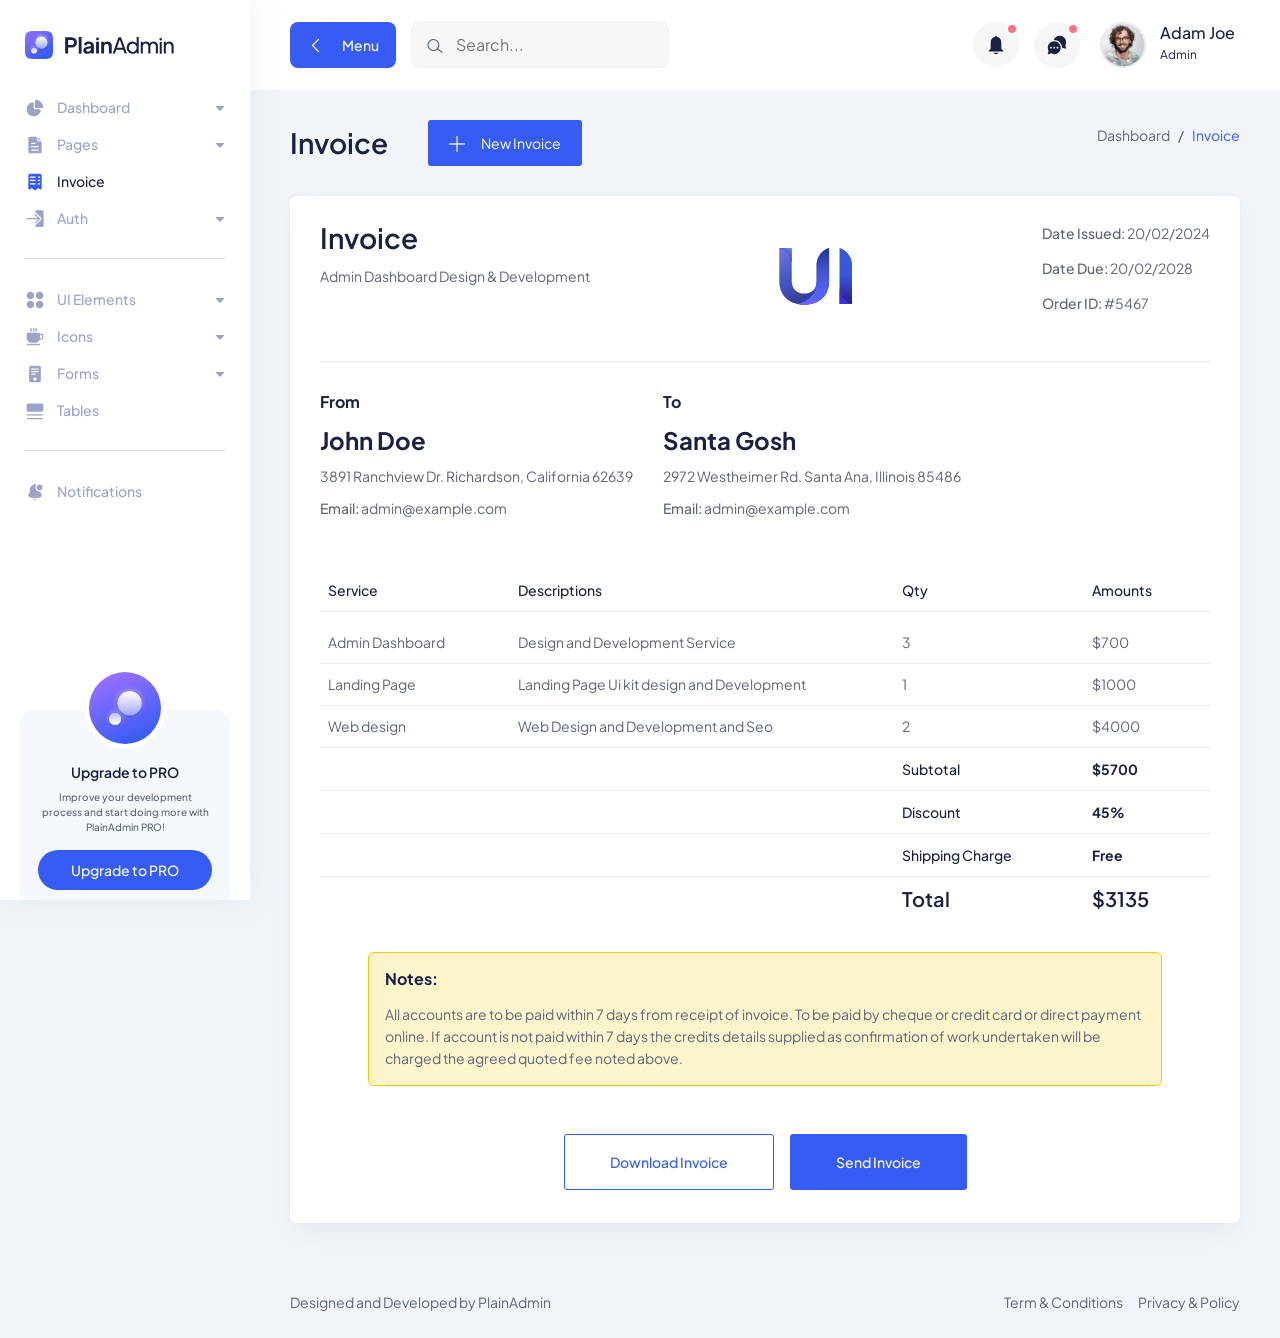
<file: admin/invoice.html>
<!DOCTYPE html>
<html lang="en">
  <head>
    <meta charset="UTF-8" />
    <meta http-equiv="X-UA-Compatible" content="IE=edge" />
    <meta name="viewport" content="width=device-width, initial-scale=1.0" />
    <link rel="shortcut icon" href="assets/images/favicon.svg" type="image/x-icon" />
    <title>Invoice | PlainAdmin Demo</title>

    <!-- ========== All CSS files linkup ========= -->
    <link rel="stylesheet" href="assets/css/bootstrap.min.css" />
    <link rel="stylesheet" href="assets/css/lineicons.css" />
    <link rel="stylesheet" href="assets/css/materialdesignicons.min.css" />
    <link rel="stylesheet" href="assets/css/fullcalendar.css" />
    <link rel="stylesheet" href="assets/css/main.css" />
  </head>
  <body>
    <!-- ======== Preloader =========== -->
    <div id="preloader">
      <div class="spinner"></div>
    </div>
    <!-- ======== Preloader =========== -->

    <!-- ======== sidebar-nav start =========== -->
    <aside class="sidebar-nav-wrapper">
      <div class="navbar-logo">
        <a href="index.html">
          <img src="assets/images/logo/logo.svg" alt="logo" />
        </a>
      </div>
      <nav class="sidebar-nav">
        <ul>
          <li class="nav-item nav-item-has-children">
            <a
              href="#0"
              class="collapsed"
              data-bs-toggle="collapse"
              data-bs-target="#ddmenu_1"
              aria-controls="ddmenu_1"
              aria-expanded="false"
              aria-label="Toggle navigation"
            >
              <span class="icon">
                <svg width="20" height="20" viewBox="0 0 20 20" fill="none" xmlns="http://www.w3.org/2000/svg">
                  <path
                    d="M8.74999 18.3333C12.2376 18.3333 15.1364 15.8128 15.7244 12.4941C15.8448 11.8143 15.2737 11.25 14.5833 11.25H9.99999C9.30966 11.25 8.74999 10.6903 8.74999 10V5.41666C8.74999 4.7263 8.18563 4.15512 7.50586 4.27556C4.18711 4.86357 1.66666 7.76243 1.66666 11.25C1.66666 15.162 4.83797 18.3333 8.74999 18.3333Z" />
                  <path
                    d="M17.0833 10C17.7737 10 18.3432 9.43708 18.2408 8.75433C17.7005 5.14918 14.8508 2.29947 11.2457 1.75912C10.5629 1.6568 10 2.2263 10 2.91665V9.16666C10 9.62691 10.3731 10 10.8333 10H17.0833Z" />
                </svg>
              </span>
              <span class="text">Dashboard</span>
            </a>
            <ul id="ddmenu_1" class="collapse dropdown-nav">
              <li>
                <a href="index.html"> eCommerce </a>
              </li>
            </ul>
          </li>
          <li class="nav-item nav-item-has-children">
            <a
              href="#0"
              class="collapsed"
              data-bs-toggle="collapse"
              data-bs-target="#ddmenu_2"
              aria-controls="ddmenu_2"
              aria-expanded="false"
              aria-label="Toggle navigation"
            >
              <span class="icon">
                <svg width="20" height="20" viewBox="0 0 20 20" fill="none" xmlns="http://www.w3.org/2000/svg">
                  <path
                    d="M11.8097 1.66667C11.8315 1.66667 11.8533 1.6671 11.875 1.66796V4.16667C11.875 5.43232 12.901 6.45834 14.1667 6.45834H16.6654C16.6663 6.48007 16.6667 6.50186 16.6667 6.5237V16.6667C16.6667 17.5872 15.9205 18.3333 15 18.3333H5.00001C4.07954 18.3333 3.33334 17.5872 3.33334 16.6667V3.33334C3.33334 2.41286 4.07954 1.66667 5.00001 1.66667H11.8097ZM6.66668 7.70834C6.3215 7.70834 6.04168 7.98816 6.04168 8.33334C6.04168 8.67851 6.3215 8.95834 6.66668 8.95834H10C10.3452 8.95834 10.625 8.67851 10.625 8.33334C10.625 7.98816 10.3452 7.70834 10 7.70834H6.66668ZM6.04168 11.6667C6.04168 12.0118 6.3215 12.2917 6.66668 12.2917H13.3333C13.6785 12.2917 13.9583 12.0118 13.9583 11.6667C13.9583 11.3215 13.6785 11.0417 13.3333 11.0417H6.66668C6.3215 11.0417 6.04168 11.3215 6.04168 11.6667ZM6.66668 14.375C6.3215 14.375 6.04168 14.6548 6.04168 15C6.04168 15.3452 6.3215 15.625 6.66668 15.625H13.3333C13.6785 15.625 13.9583 15.3452 13.9583 15C13.9583 14.6548 13.6785 14.375 13.3333 14.375H6.66668Z" />
                  <path
                    d="M13.125 2.29167L16.0417 5.20834H14.1667C13.5913 5.20834 13.125 4.74197 13.125 4.16667V2.29167Z" />
                </svg>
              </span>
              <span class="text">Pages</span>
            </a>
            <ul id="ddmenu_2" class="collapse dropdown-nav">
              <li>
                <a href="settings.html"> Settings </a>
              </li>
              <li>
                <a href="blank-page.html"> Blank Page </a>
              </li>
            </ul>
          </li>
          <li class="nav-item active">
            <a href="invoice.html">
              <span class="icon">
                <svg width="20" height="20" viewBox="0 0 20 20" fill="none" xmlns="http://www.w3.org/2000/svg">
                  <path
                    d="M3.33334 3.35442C3.33334 2.4223 4.07954 1.66666 5.00001 1.66666H15C15.9205 1.66666 16.6667 2.4223 16.6667 3.35442V16.8565C16.6667 17.5519 15.8827 17.9489 15.3333 17.5317L13.8333 16.3924C13.537 16.1673 13.1297 16.1673 12.8333 16.3924L10.5 18.1646C10.2037 18.3896 9.79634 18.3896 9.50001 18.1646L7.16668 16.3924C6.87038 16.1673 6.46298 16.1673 6.16668 16.3924L4.66668 17.5317C4.11731 17.9489 3.33334 17.5519 3.33334 16.8565V3.35442ZM4.79168 5.04218C4.79168 5.39173 5.0715 5.6751 5.41668 5.6751H10C10.3452 5.6751 10.625 5.39173 10.625 5.04218C10.625 4.69264 10.3452 4.40927 10 4.40927H5.41668C5.0715 4.40927 4.79168 4.69264 4.79168 5.04218ZM5.41668 7.7848C5.0715 7.7848 4.79168 8.06817 4.79168 8.41774C4.79168 8.76724 5.0715 9.05066 5.41668 9.05066H10C10.3452 9.05066 10.625 8.76724 10.625 8.41774C10.625 8.06817 10.3452 7.7848 10 7.7848H5.41668ZM4.79168 11.7932C4.79168 12.1428 5.0715 12.4262 5.41668 12.4262H10C10.3452 12.4262 10.625 12.1428 10.625 11.7932C10.625 11.4437 10.3452 11.1603 10 11.1603H5.41668C5.0715 11.1603 4.79168 11.4437 4.79168 11.7932ZM13.3333 4.40927C12.9882 4.40927 12.7083 4.69264 12.7083 5.04218C12.7083 5.39173 12.9882 5.6751 13.3333 5.6751H14.5833C14.9285 5.6751 15.2083 5.39173 15.2083 5.04218C15.2083 4.69264 14.9285 4.40927 14.5833 4.40927H13.3333ZM12.7083 8.41774C12.7083 8.76724 12.9882 9.05066 13.3333 9.05066H14.5833C14.9285 9.05066 15.2083 8.76724 15.2083 8.41774C15.2083 8.06817 14.9285 7.7848 14.5833 7.7848H13.3333C12.9882 7.7848 12.7083 8.06817 12.7083 8.41774ZM13.3333 11.1603C12.9882 11.1603 12.7083 11.4437 12.7083 11.7932C12.7083 12.1428 12.9882 12.4262 13.3333 12.4262H14.5833C14.9285 12.4262 15.2083 12.1428 15.2083 11.7932C15.2083 11.4437 14.9285 11.1603 14.5833 11.1603H13.3333Z" />
                </svg>
              </span>
              <span class="text">Invoice</span>
            </a>
          </li>
          <li class="nav-item nav-item-has-children">
            <a
              href="#0"
              class="collapsed"
              data-bs-toggle="collapse"
              data-bs-target="#ddmenu_3"
              aria-controls="ddmenu_3"
              aria-expanded="false"
              aria-label="Toggle navigation"
            >
              <span class="icon">
                <svg width="20" height="20" viewBox="0 0 20 20" fill="none" xmlns="http://www.w3.org/2000/svg">
                  <path
                    d="M14.9211 10.1294C15.1652 9.88534 15.1652 9.48967 14.9211 9.24559L10.7544 5.0789C10.5103 4.83482 10.1147 4.83482 9.87057 5.0789C9.62649 5.32297 9.62649 5.71871 9.87057 5.96278L12.9702 9.06251H1.97916C1.63398 9.06251 1.35416 9.34234 1.35416 9.68751C1.35416 10.0327 1.63398 10.3125 1.97916 10.3125H12.9702L9.87057 13.4123C9.62649 13.6563 9.62649 14.052 9.87057 14.2961C10.1147 14.5402 10.5103 14.5402 10.7544 14.2961L14.9211 10.1294Z" />
                  <path
                    d="M11.6383 15.18L15.805 11.0133C16.5373 10.2811 16.5373 9.09391 15.805 8.36166L11.6383 4.195C11.2722 3.82888 10.7923 3.64582 10.3125 3.64582V3.02082C10.3125 2.10035 11.0587 1.35416 11.9792 1.35416H16.9792C17.8997 1.35416 18.6458 2.10035 18.6458 3.02082V16.3542C18.6458 17.2747 17.8997 18.0208 16.9792 18.0208H11.9792C11.0587 18.0208 10.3125 17.2747 10.3125 16.3542V15.7292C10.7923 15.7292 11.2722 15.5461 11.6383 15.18Z" />
                </svg>
              </span>
              <span class="text">Auth</span>
            </a>
            <ul id="ddmenu_3" class="collapse dropdown-nav">
              <li>
                <a href="signin.html"> Sign In </a>
              </li>
              <li>
                <a href="signup.html"> Sign Up </a>
              </li>
            </ul>
          </li>
          <span class="divider">
            <hr />
          </span>
          <li class="nav-item nav-item-has-children">
            <a
              href="#0"
              class="collapsed"
              data-bs-toggle="collapse"
              data-bs-target="#ddmenu_4"
              aria-controls="ddmenu_4"
              aria-expanded="false"
              aria-label="Toggle navigation"
            >
              <span class="icon">
                <svg width="20" height="20" viewBox="0 0 20 20" fill="none" xmlns="http://www.w3.org/2000/svg">
                  <path
                    d="M1.66666 5.41669C1.66666 3.34562 3.34559 1.66669 5.41666 1.66669C7.48772 1.66669 9.16666 3.34562 9.16666 5.41669C9.16666 7.48775 7.48772 9.16669 5.41666 9.16669C3.34559 9.16669 1.66666 7.48775 1.66666 5.41669Z" />
                  <path
                    d="M1.66666 14.5834C1.66666 12.5123 3.34559 10.8334 5.41666 10.8334C7.48772 10.8334 9.16666 12.5123 9.16666 14.5834C9.16666 16.6545 7.48772 18.3334 5.41666 18.3334C3.34559 18.3334 1.66666 16.6545 1.66666 14.5834Z" />
                  <path
                    d="M10.8333 5.41669C10.8333 3.34562 12.5123 1.66669 14.5833 1.66669C16.6544 1.66669 18.3333 3.34562 18.3333 5.41669C18.3333 7.48775 16.6544 9.16669 14.5833 9.16669C12.5123 9.16669 10.8333 7.48775 10.8333 5.41669Z" />
                  <path
                    d="M10.8333 14.5834C10.8333 12.5123 12.5123 10.8334 14.5833 10.8334C16.6544 10.8334 18.3333 12.5123 18.3333 14.5834C18.3333 16.6545 16.6544 18.3334 14.5833 18.3334C12.5123 18.3334 10.8333 16.6545 10.8333 14.5834Z" />
                </svg>
              </span>
              <span class="text">UI Elements </span>
            </a>
            <ul id="ddmenu_4" class="collapse dropdown-nav">
              <li>
                <a href="alerts.html"> Alerts </a>
              </li>
              <li>
                <a href="buttons.html"> Buttons </a>
              </li>
              <li>
                <a href="cards.html"> Cards </a>
              </li>
              <li>
                <a href="typography.html"> Typography </a>
              </li>
            </ul>
          </li>
          <li class="nav-item nav-item-has-children">
            <a
              href="#0"
              class="collapsed"
              data-bs-toggle="collapse"
              data-bs-target="#ddmenu_55"
              aria-controls="ddmenu_55"
              aria-expanded="false"
              aria-label="Toggle navigation"
            >
              <span class="icon">
                <svg width="20" height="20" viewBox="0 0 20 20" fill="none" xmlns="http://www.w3.org/2000/svg">
                  <path
                    d="M5.48663 1.1466C5.77383 0.955131 6.16188 1.03274 6.35335 1.31994L6.87852 2.10769C7.20508 2.59755 7.20508 3.23571 6.87852 3.72556L6.35335 4.51331C6.16188 4.80052 5.77383 4.87813 5.48663 4.68666C5.19943 4.49519 5.12182 4.10715 5.31328 3.81994L5.83845 3.03219C5.88511 2.96221 5.88511 2.87105 5.83845 2.80106L5.31328 2.01331C5.12182 1.72611 5.19943 1.33806 5.48663 1.1466Z" />
                  <path
                    d="M2.49999 5.83331C2.03976 5.83331 1.66666 6.2064 1.66666 6.66665V10.8333C1.66666 13.5948 3.90523 15.8333 6.66666 15.8333H9.99999C12.1856 15.8333 14.0436 14.431 14.7235 12.4772C14.8134 12.4922 14.9058 12.5 15 12.5H16.6667C17.5872 12.5 18.3333 11.7538 18.3333 10.8333V8.33331C18.3333 7.41284 17.5872 6.66665 16.6667 6.66665H15C15 6.2064 14.6269 5.83331 14.1667 5.83331H2.49999ZM14.9829 11.2496C14.9942 11.1123 15 10.9735 15 10.8333V7.91665H16.6667C16.8967 7.91665 17.0833 8.10319 17.0833 8.33331V10.8333C17.0833 11.0634 16.8967 11.25 16.6667 11.25H15L14.9898 11.2498L14.9829 11.2496Z" />
                  <path
                    d="M8.85332 1.31994C8.6619 1.03274 8.27383 0.955131 7.98663 1.1466C7.69943 1.33806 7.62182 1.72611 7.81328 2.01331L8.33848 2.80106C8.38507 2.87105 8.38507 2.96221 8.33848 3.03219L7.81328 3.81994C7.62182 4.10715 7.69943 4.49519 7.98663 4.68666C8.27383 4.87813 8.6619 4.80052 8.85332 4.51331L9.37848 3.72556C9.70507 3.23571 9.70507 2.59755 9.37848 2.10769L8.85332 1.31994Z" />
                  <path
                    d="M10.4867 1.1466C10.7738 0.955131 11.1619 1.03274 11.3533 1.31994L11.8785 2.10769C12.2051 2.59755 12.2051 3.23571 11.8785 3.72556L11.3533 4.51331C11.1619 4.80052 10.7738 4.87813 10.4867 4.68666C10.1994 4.49519 10.1218 4.10715 10.3133 3.81994L10.8385 3.03219C10.8851 2.96221 10.8851 2.87105 10.8385 2.80106L10.3133 2.01331C10.1218 1.72611 10.1994 1.33806 10.4867 1.1466Z" />
                  <path
                    d="M2.49999 16.6667C2.03976 16.6667 1.66666 17.0398 1.66666 17.5C1.66666 17.9602 2.03976 18.3334 2.49999 18.3334H14.1667C14.6269 18.3334 15 17.9602 15 17.5C15 17.0398 14.6269 16.6667 14.1667 16.6667H2.49999Z" />
                </svg>
              </span>
              <span class="text">Icons</span>
            </a>
            <ul id="ddmenu_55" class="collapse dropdown-nav">
              <li>
                <a href="icons.html"> LineIcons </a>
              </li>
              <li>
                <a href="mdi-icons.html"> MDI Icons </a>
              </li>
            </ul>
          </li>
          <li class="nav-item nav-item-has-children">
            <a
              href="#0"
              class="collapsed"
              data-bs-toggle="collapse"
              data-bs-target="#ddmenu_5"
              aria-controls="ddmenu_5"
              aria-expanded="false"
              aria-label="Toggle navigation"
            >
              <span class="icon">
                <svg width="20" height="20" viewBox="0 0 20 20" fill="none" xmlns="http://www.w3.org/2000/svg">
                  <path
                    d="M4.16666 3.33335C4.16666 2.41288 4.91285 1.66669 5.83332 1.66669H14.1667C15.0872 1.66669 15.8333 2.41288 15.8333 3.33335V16.6667C15.8333 17.5872 15.0872 18.3334 14.1667 18.3334H5.83332C4.91285 18.3334 4.16666 17.5872 4.16666 16.6667V3.33335ZM6.04166 5.00002C6.04166 5.3452 6.32148 5.62502 6.66666 5.62502H13.3333C13.6785 5.62502 13.9583 5.3452 13.9583 5.00002C13.9583 4.65485 13.6785 4.37502 13.3333 4.37502H6.66666C6.32148 4.37502 6.04166 4.65485 6.04166 5.00002ZM6.66666 6.87502C6.32148 6.87502 6.04166 7.15485 6.04166 7.50002C6.04166 7.8452 6.32148 8.12502 6.66666 8.12502H13.3333C13.6785 8.12502 13.9583 7.8452 13.9583 7.50002C13.9583 7.15485 13.6785 6.87502 13.3333 6.87502H6.66666ZM6.04166 10C6.04166 10.3452 6.32148 10.625 6.66666 10.625H9.99999C10.3452 10.625 10.625 10.3452 10.625 10C10.625 9.65485 10.3452 9.37502 9.99999 9.37502H6.66666C6.32148 9.37502 6.04166 9.65485 6.04166 10ZM9.99999 16.6667C10.9205 16.6667 11.6667 15.9205 11.6667 15C11.6667 14.0795 10.9205 13.3334 9.99999 13.3334C9.07949 13.3334 8.33332 14.0795 8.33332 15C8.33332 15.9205 9.07949 16.6667 9.99999 16.6667Z" />
                </svg>
              </span>
              <span class="text"> Forms </span>
            </a>
            <ul id="ddmenu_5" class="collapse dropdown-nav">
              <li>
                <a href="form-elements.html"> Form Elements </a>
              </li>
            </ul>
          </li>
          <li class="nav-item">
            <a href="tables.html">
              <span class="icon">
                <svg width="20" height="20" viewBox="0 0 20 20" fill="none" xmlns="http://www.w3.org/2000/svg">
                  <path
                    d="M1.66666 4.16667C1.66666 3.24619 2.41285 2.5 3.33332 2.5H16.6667C17.5872 2.5 18.3333 3.24619 18.3333 4.16667V9.16667C18.3333 10.0872 17.5872 10.8333 16.6667 10.8333H3.33332C2.41285 10.8333 1.66666 10.0872 1.66666 9.16667V4.16667Z" />
                  <path
                    d="M1.875 13.75C1.875 13.4048 2.15483 13.125 2.5 13.125H17.5C17.8452 13.125 18.125 13.4048 18.125 13.75C18.125 14.0952 17.8452 14.375 17.5 14.375H2.5C2.15483 14.375 1.875 14.0952 1.875 13.75Z" />
                  <path
                    d="M2.5 16.875C2.15483 16.875 1.875 17.1548 1.875 17.5C1.875 17.8452 2.15483 18.125 2.5 18.125H17.5C17.8452 18.125 18.125 17.8452 18.125 17.5C18.125 17.1548 17.8452 16.875 17.5 16.875H2.5Z" />
                </svg>
              </span>
              <span class="text">Tables</span>
            </a>
          </li>
          <span class="divider"><hr /></span>

          <li class="nav-item">
            <a href="notification.html">
              <span class="icon">
                <svg width="20" height="20" viewBox="0 0 20 20" fill="none" xmlns="http://www.w3.org/2000/svg">
                  <path
                    d="M10.8333 2.50008C10.8333 2.03984 10.4602 1.66675 9.99999 1.66675C9.53975 1.66675 9.16666 2.03984 9.16666 2.50008C9.16666 2.96032 9.53975 3.33341 9.99999 3.33341C10.4602 3.33341 10.8333 2.96032 10.8333 2.50008Z" />
                  <path
                    d="M17.5 5.41673C17.5 7.02756 16.1942 8.33339 14.5833 8.33339C12.9725 8.33339 11.6667 7.02756 11.6667 5.41673C11.6667 3.80589 12.9725 2.50006 14.5833 2.50006C16.1942 2.50006 17.5 3.80589 17.5 5.41673Z" />
                  <path
                    d="M11.4272 2.69637C10.9734 2.56848 10.4947 2.50006 10 2.50006C7.10054 2.50006 4.75003 4.85057 4.75003 7.75006V9.20873C4.75003 9.72814 4.62082 10.2393 4.37404 10.6963L3.36705 12.5611C2.89938 13.4272 3.26806 14.5081 4.16749 14.9078C7.88074 16.5581 12.1193 16.5581 15.8326 14.9078C16.732 14.5081 17.1007 13.4272 16.633 12.5611L15.626 10.6963C15.43 10.3333 15.3081 9.93606 15.2663 9.52773C15.0441 9.56431 14.8159 9.58339 14.5833 9.58339C12.2822 9.58339 10.4167 7.71791 10.4167 5.41673C10.4167 4.37705 10.7975 3.42631 11.4272 2.69637Z" />
                  <path
                    d="M7.48901 17.1925C8.10004 17.8918 8.99841 18.3335 10 18.3335C11.0016 18.3335 11.9 17.8918 12.511 17.1925C10.8482 17.4634 9.15183 17.4634 7.48901 17.1925Z" />
                </svg>
              </span>
              <span class="text">Notifications</span>
            </a>
          </li>
        </ul>
      </nav>
      <div class="promo-box">
        <div class="promo-icon">
          <img class="mx-auto" src="./assets/images/logo/logo-icon-big.svg" alt="Logo">
        </div>
        <h3>Upgrade to PRO</h3>
        <p>Improve your development process and start doing more with PlainAdmin PRO!</p>
        <a href="https://plainadmin.com/pro" target="_blank" rel="nofollow" class="main-btn primary-btn btn-hover">
          Upgrade to PRO
        </a>
      </div>
    </aside>
    <div class="overlay"></div>
    <!-- ======== sidebar-nav end =========== -->

    <!-- ======== main-wrapper start =========== -->
    <main class="main-wrapper">
      <!-- ========== header start ========== -->
      <header class="header">
        <div class="container-fluid">
          <div class="row">
            <div class="col-lg-5 col-md-5 col-6">
              <div class="header-left d-flex align-items-center">
                <div class="menu-toggle-btn mr-15">
                  <button id="menu-toggle" class="main-btn primary-btn btn-hover">
                    <i class="lni lni-chevron-left me-2"></i> Menu
                  </button>
                </div>
                <div class="header-search d-none d-md-flex">
                  <form action="#">
                    <input type="text" placeholder="Search..." />
                    <button><i class="lni lni-search-alt"></i></button>
                  </form>
                </div>
              </div>
            </div>
            <div class="col-lg-7 col-md-7 col-6">
              <div class="header-right">
                <!-- notification start -->
                <div class="notification-box ml-15 d-none d-md-flex">
                  <button class="dropdown-toggle" type="button" id="notification" data-bs-toggle="dropdown"
                    aria-expanded="false">
                    <svg width="22" height="22" viewBox="0 0 22 22" fill="none" xmlns="http://www.w3.org/2000/svg">
                      <path
                        d="M11 20.1667C9.88317 20.1667 8.88718 19.63 8.23901 18.7917H13.761C13.113 19.63 12.1169 20.1667 11 20.1667Z"
                        fill="" />
                      <path
                        d="M10.1157 2.74999C10.1157 2.24374 10.5117 1.83333 11 1.83333C11.4883 1.83333 11.8842 2.24374 11.8842 2.74999V2.82604C14.3932 3.26245 16.3051 5.52474 16.3051 8.24999V14.287C16.3051 14.5301 16.3982 14.7633 16.564 14.9352L18.2029 16.6342C18.4814 16.9229 18.2842 17.4167 17.8903 17.4167H4.10961C3.71574 17.4167 3.5185 16.9229 3.797 16.6342L5.43589 14.9352C5.6017 14.7633 5.69485 14.5301 5.69485 14.287V8.24999C5.69485 5.52474 7.60672 3.26245 10.1157 2.82604V2.74999Z"
                        fill="" />
                    </svg>
                    <span></span>
                  </button>
                  <ul class="dropdown-menu dropdown-menu-end" aria-labelledby="notification">
                    <li>
                      <a href="#0">
                        <div class="image">
                          <img src="assets/images/lead/lead-6.png" alt="" />
                        </div>
                        <div class="content">
                          <h6>
                            John Doe
                            <span class="text-regular">
                              comment on a product.
                            </span>
                          </h6>
                          <p>
                            Lorem ipsum dolor sit amet, consect etur adipiscing
                            elit Vivamus tortor.
                          </p>
                          <span>10 mins ago</span>
                        </div>
                      </a>
                    </li>
                    <li>
                      <a href="#0">
                        <div class="image">
                          <img src="assets/images/lead/lead-1.png" alt="" />
                        </div>
                        <div class="content">
                          <h6>
                            Jonathon
                            <span class="text-regular">
                              like on a product.
                            </span>
                          </h6>
                          <p>
                            Lorem ipsum dolor sit amet, consect etur adipiscing
                            elit Vivamus tortor.
                          </p>
                          <span>10 mins ago</span>
                        </div>
                      </a>
                    </li>
                  </ul>
                </div>
                <!-- notification end -->
                <!-- message start -->
                <div class="header-message-box ml-15 d-none d-md-flex">
                  <button class="dropdown-toggle" type="button" id="message" data-bs-toggle="dropdown"
                    aria-expanded="false">
                    <svg width="22" height="22" viewBox="0 0 22 22" fill="none" xmlns="http://www.w3.org/2000/svg">
                      <path
                        d="M7.74866 5.97421C7.91444 5.96367 8.08162 5.95833 8.25005 5.95833C12.5532 5.95833 16.0417 9.4468 16.0417 13.75C16.0417 13.9184 16.0364 14.0856 16.0259 14.2514C16.3246 14.138 16.6127 14.003 16.8883 13.8482L19.2306 14.629C19.7858 14.8141 20.3141 14.2858 20.129 13.7306L19.3482 11.3882C19.8694 10.4604 20.1667 9.38996 20.1667 8.25C20.1667 4.70617 17.2939 1.83333 13.75 1.83333C11.0077 1.83333 8.66702 3.55376 7.74866 5.97421Z"
                        fill="" />
                      <path
                        d="M14.6667 13.75C14.6667 17.2938 11.7939 20.1667 8.25004 20.1667C7.11011 20.1667 6.03962 19.8694 5.11182 19.3482L2.76946 20.129C2.21421 20.3141 1.68597 19.7858 1.87105 19.2306L2.65184 16.8882C2.13062 15.9604 1.83338 14.89 1.83338 13.75C1.83338 10.2062 4.70622 7.33333 8.25004 7.33333C11.7939 7.33333 14.6667 10.2062 14.6667 13.75ZM5.95838 13.75C5.95838 13.2437 5.54797 12.8333 5.04171 12.8333C4.53545 12.8333 4.12504 13.2437 4.12504 13.75C4.12504 14.2563 4.53545 14.6667 5.04171 14.6667C5.54797 14.6667 5.95838 14.2563 5.95838 13.75ZM9.16671 13.75C9.16671 13.2437 8.7563 12.8333 8.25004 12.8333C7.74379 12.8333 7.33338 13.2437 7.33338 13.75C7.33338 14.2563 7.74379 14.6667 8.25004 14.6667C8.7563 14.6667 9.16671 14.2563 9.16671 13.75ZM11.4584 14.6667C11.9647 14.6667 12.375 14.2563 12.375 13.75C12.375 13.2437 11.9647 12.8333 11.4584 12.8333C10.9521 12.8333 10.5417 13.2437 10.5417 13.75C10.5417 14.2563 10.9521 14.6667 11.4584 14.6667Z"
                        fill="" />
                    </svg>
                    <span></span>
                  </button>
                  <ul class="dropdown-menu dropdown-menu-end" aria-labelledby="message">
                    <li>
                      <a href="#0">
                        <div class="image">
                          <img src="assets/images/lead/lead-5.png" alt="" />
                        </div>
                        <div class="content">
                          <h6>Jacob Jones</h6>
                          <p>Hey!I can across your profile and ...</p>
                          <span>10 mins ago</span>
                        </div>
                      </a>
                    </li>
                    <li>
                      <a href="#0">
                        <div class="image">
                          <img src="assets/images/lead/lead-3.png" alt="" />
                        </div>
                        <div class="content">
                          <h6>John Doe</h6>
                          <p>Would you mind please checking out</p>
                          <span>12 mins ago</span>
                        </div>
                      </a>
                    </li>
                    <li>
                      <a href="#0">
                        <div class="image">
                          <img src="assets/images/lead/lead-2.png" alt="" />
                        </div>
                        <div class="content">
                          <h6>Anee Lee</h6>
                          <p>Hey! are you available for freelance?</p>
                          <span>1h ago</span>
                        </div>
                      </a>
                    </li>
                  </ul>
                </div>
                <!-- message end -->
                <!-- profile start -->
                <div class="profile-box ml-15">
                  <button class="dropdown-toggle bg-transparent border-0" type="button" id="profile"
                    data-bs-toggle="dropdown" aria-expanded="false">
                    <div class="profile-info">
                      <div class="info">
                        <div class="image">
                          <img src="assets/images/profile/profile-image.png" alt="" />
                        </div>
                        <div>
                          <h6 class="fw-500">Adam Joe</h6>
                          <p>Admin</p>
                        </div>
                      </div>
                    </div>
                  </button>
                  <ul class="dropdown-menu dropdown-menu-end" aria-labelledby="profile">
                    <li>
                      <div class="author-info flex items-center !p-1">
                        <div class="image">
                          <img src="assets/images/profile/profile-image.png" alt="image">
                        </div>
                        <div class="content">
                          <h4 class="text-sm">Adam Joe</h4>
                          <a class="text-black/40 dark:text-white/40 hover:text-black dark:hover:text-white text-xs"
                            href="#">Email@gmail.com</a>
                        </div>
                      </div>
                    </li>
                    <li class="divider"></li>
                    <li>
                      <a href="#0">
                        <i class="lni lni-user"></i> View Profile
                      </a>
                    </li>
                    <li>
                      <a href="#0">
                        <i class="lni lni-alarm"></i> Notifications
                      </a>
                    </li>
                    <li>
                      <a href="#0"> <i class="lni lni-inbox"></i> Messages </a>
                    </li>
                    <li>
                      <a href="#0"> <i class="lni lni-cog"></i> Settings </a>
                    </li>
                    <li class="divider"></li>
                    <li>
                      <a href="#0"> <i class="lni lni-exit"></i> Sign Out </a>
                    </li>
                  </ul>
                </div>
                <!-- profile end -->
              </div>
            </div>
          </div>
        </div>
      </header>
      <!-- ========== header end ========== -->

      <!-- ========== section start ========== -->
      <section>
        <div class="container-fluid">
          <!-- ========== title-wrapper start ========== -->
          <div class="title-wrapper pt-30">
            <div class="row align-items-center">
              <div class="col-md-6">
                <div class="title d-flex align-items-center flex-wrap">
                  <h2 class="mr-40">Invoice</h2>
                  <a href="#0" class="main-btn primary-btn btn-hover btn-sm">
                    <i class="lni lni-plus mr-5"></i> New Invoice</a>
                </div>
              </div>
              <!-- end col -->
              <div class="col-md-6">
                <div class="breadcrumb-wrapper">
                  <nav aria-label="breadcrumb">
                    <ol class="breadcrumb">
                      <li class="breadcrumb-item">
                        <a href="#0">Dashboard</a>
                      </li>
                      <li class="breadcrumb-item active" aria-current="page">
                        Invoice
                      </li>
                    </ol>
                  </nav>
                </div>
              </div>
              <!-- end col -->
            </div>
            <!-- end row -->
          </div>
          <!-- ========== title-wrapper end ========== -->

          <!-- Invoice Wrapper Start -->
          <div class="invoice-wrapper">
            <div class="row">
              <div class="col-12">
                <div class="invoice-card card-style mb-30">
                  <div class="invoice-header">
                    <div class="invoice-for">
                      <h2 class="mb-10">Invoice</h2>
                      <p class="text-sm">
                        Admin Dashboard Design & Development
                      </p>
                    </div>
                    <div class="invoice-logo">
                      <img src="assets/images/invoice/uideck-logo.svg" alt="" />
                    </div>
                    <div class="invoice-date">
                      <p><span>Date Issued:</span> 20/02/2024</p>
                      <p><span>Date Due:</span> 20/02/2028</p>
                      <p><span>Order ID:</span> #5467</p>
                    </div>
                  </div>
                  <div class="invoice-address">
                    <div class="address-item">
                      <h5 class="text-bold">From</h5>
                      <h1>John Doe</h1>
                      <p class="text-sm">
                        3891 Ranchview Dr. Richardson, California 62639
                      </p>
                      <p class="text-sm">
                        <span class="text-medium">Email:</span>
                        admin@example.com
                      </p>
                    </div>
                    <div class="address-item">
                      <h5 class="text-bold">To</h5>
                      <h1>Santa Gosh</h1>
                      <p class="text-sm">
                        2972 Westheimer Rd. Santa Ana, Illinois 85486
                      </p>
                      <p class="text-sm">
                        <span class="text-medium">Email:</span>
                        admin@example.com
                      </p>
                    </div>
                  </div>
                  <div class="table-responsive">
                    <table class="invoice-table table">
                      <thead>
                        <tr>
                          <th class="service">
                            <h6 class="text-sm text-medium">Service</h6>
                          </th>
                          <th class="desc">
                            <h6 class="text-sm text-medium">Descriptions</h6>
                          </th>
                          <th class="qty">
                            <h6 class="text-sm text-medium">Qty</h6>
                          </th>
                          <th class="amount">
                            <h6 class="text-sm text-medium">Amounts</h6>
                          </th>
                        </tr>
                      </thead>
                      <tbody>
                        <tr>
                          <td>
                            <p class="text-sm">Admin Dashboard</p>
                          </td>
                          <td>
                            <p class="text-sm">
                              Design and Development Service
                            </p>
                          </td>
                          <td>
                            <p class="text-sm">3</p>
                          </td>
                          <td>
                            <p class="text-sm">$700</p>
                          </td>
                        </tr>
                        <tr>
                          <td>
                            <p class="text-sm">Landing Page</p>
                          </td>
                          <td>
                            <p class="text-sm">
                              Landing Page Ui kit design and Development
                            </p>
                          </td>
                          <td>
                            <p class="text-sm">1</p>
                          </td>
                          <td>
                            <p class="text-sm">$1000</p>
                          </td>
                        </tr>
                        <tr>
                          <td>
                            <p class="text-sm">Web design</p>
                          </td>
                          <td>
                            <p class="text-sm">
                              Web Design and Development and Seo
                            </p>
                          </td>
                          <td>
                            <p class="text-sm">2</p>
                          </td>
                          <td>
                            <p class="text-sm">$4000</p>
                          </td>
                        </tr>
                        <tr>
                          <td></td>
                          <td></td>
                          <td>
                            <h6 class="text-sm text-medium">Subtotal</h6>
                          </td>
                          <td>
                            <h6 class="text-sm text-bold">$5700</h6>
                          </td>
                        </tr>
                        <tr>
                          <td></td>
                          <td></td>
                          <td>
                            <h6 class="text-sm text-medium">Discount</h6>
                          </td>
                          <td>
                            <h6 class="text-sm text-bold">45%</h6>
                          </td>
                        </tr>
                        <tr>
                          <td></td>
                          <td></td>
                          <td>
                            <h6 class="text-sm text-medium">Shipping Charge</h6>
                          </td>
                          <td>
                            <h6 class="text-sm text-bold">Free</h6>
                          </td>
                        </tr>
                        <tr>
                          <td></td>
                          <td></td>
                          <td>
                            <h4>Total</h4>
                          </td>
                          <td>
                            <h4>$3135</h4>
                          </td>
                        </tr>
                      </tbody>
                    </table>
                  </div>
                  <div class="note-wrapper warning-alert py-4 px-sm-3 px-lg-5">
                    <div class="alert">
                      <h5 class="text-bold mb-15">Notes:</h5>
                      <p class="text-sm text-gray">
                        All accounts are to be paid within 7 days from receipt
                        of invoice. To be paid by cheque or credit card or
                        direct payment online. If account is not paid within 7
                        days the credits details supplied as confirmation of
                        work undertaken will be charged the agreed quoted fee
                        noted above.
                      </p>
                    </div>
                  </div>
                  <div class="invoice-action">
                    <ul class="d-flex flex-wrap align-items-center justify-content-center">
                      <li class="m-2">
                        <a href="#0" class="main-btn primary-btn-outline btn-hover">
                          Download Invoice
                        </a>
                      </li>
                      <li class="m-2">
                        <a href="#0" class="main-btn primary-btn btn-hover">
                          Send Invoice
                        </a>
                      </li>
                    </ul>
                  </div>
                </div>
                <!-- End Card -->
              </div>
              <!-- ENd Col -->
            </div>
            <!-- End Row -->
          </div>
          <!-- Invoice Wrapper End -->
        </div>
        <!-- end container -->
      </section>
      <!-- ========== section end ========== -->

      <!-- ========== footer start =========== -->
      <footer class="footer">
        <div class="container-fluid">
          <div class="row">
            <div class="col-md-6 order-last order-md-first">
              <div class="copyright text-center text-md-start">
                <p class="text-sm">
                  Designed and Developed by
                  <a href="https://plainadmin.com" rel="nofollow" target="_blank">
                    PlainAdmin
                  </a>
                </p>
              </div>
            </div>
            <!-- end col-->
            <div class="col-md-6">
              <div class="terms d-flex justify-content-center justify-content-md-end">
                <a href="#0" class="text-sm">Term & Conditions</a>
                <a href="#0" class="text-sm ml-15">Privacy & Policy</a>
              </div>
            </div>
          </div>
          <!-- end row -->
        </div>
        <!-- end container -->
      </footer>
      <!-- ========== footer end =========== -->
    </main>
    <!-- ======== main-wrapper end =========== -->

    <!-- ========= All Javascript files linkup ======== -->
    <script src="assets/js/bootstrap.bundle.min.js"></script>
    <script src="assets/js/Chart.min.js"></script>
    <script src="assets/js/dynamic-pie-chart.js"></script>
    <script src="assets/js/moment.min.js"></script>
    <script src="assets/js/fullcalendar.js"></script>
    <script src="assets/js/jvectormap.min.js"></script>
    <script src="assets/js/world-merc.js"></script>
    <script src="assets/js/polyfill.js"></script>
    <script src="assets/js/main.js"></script>
  </body>
</html>
</file>
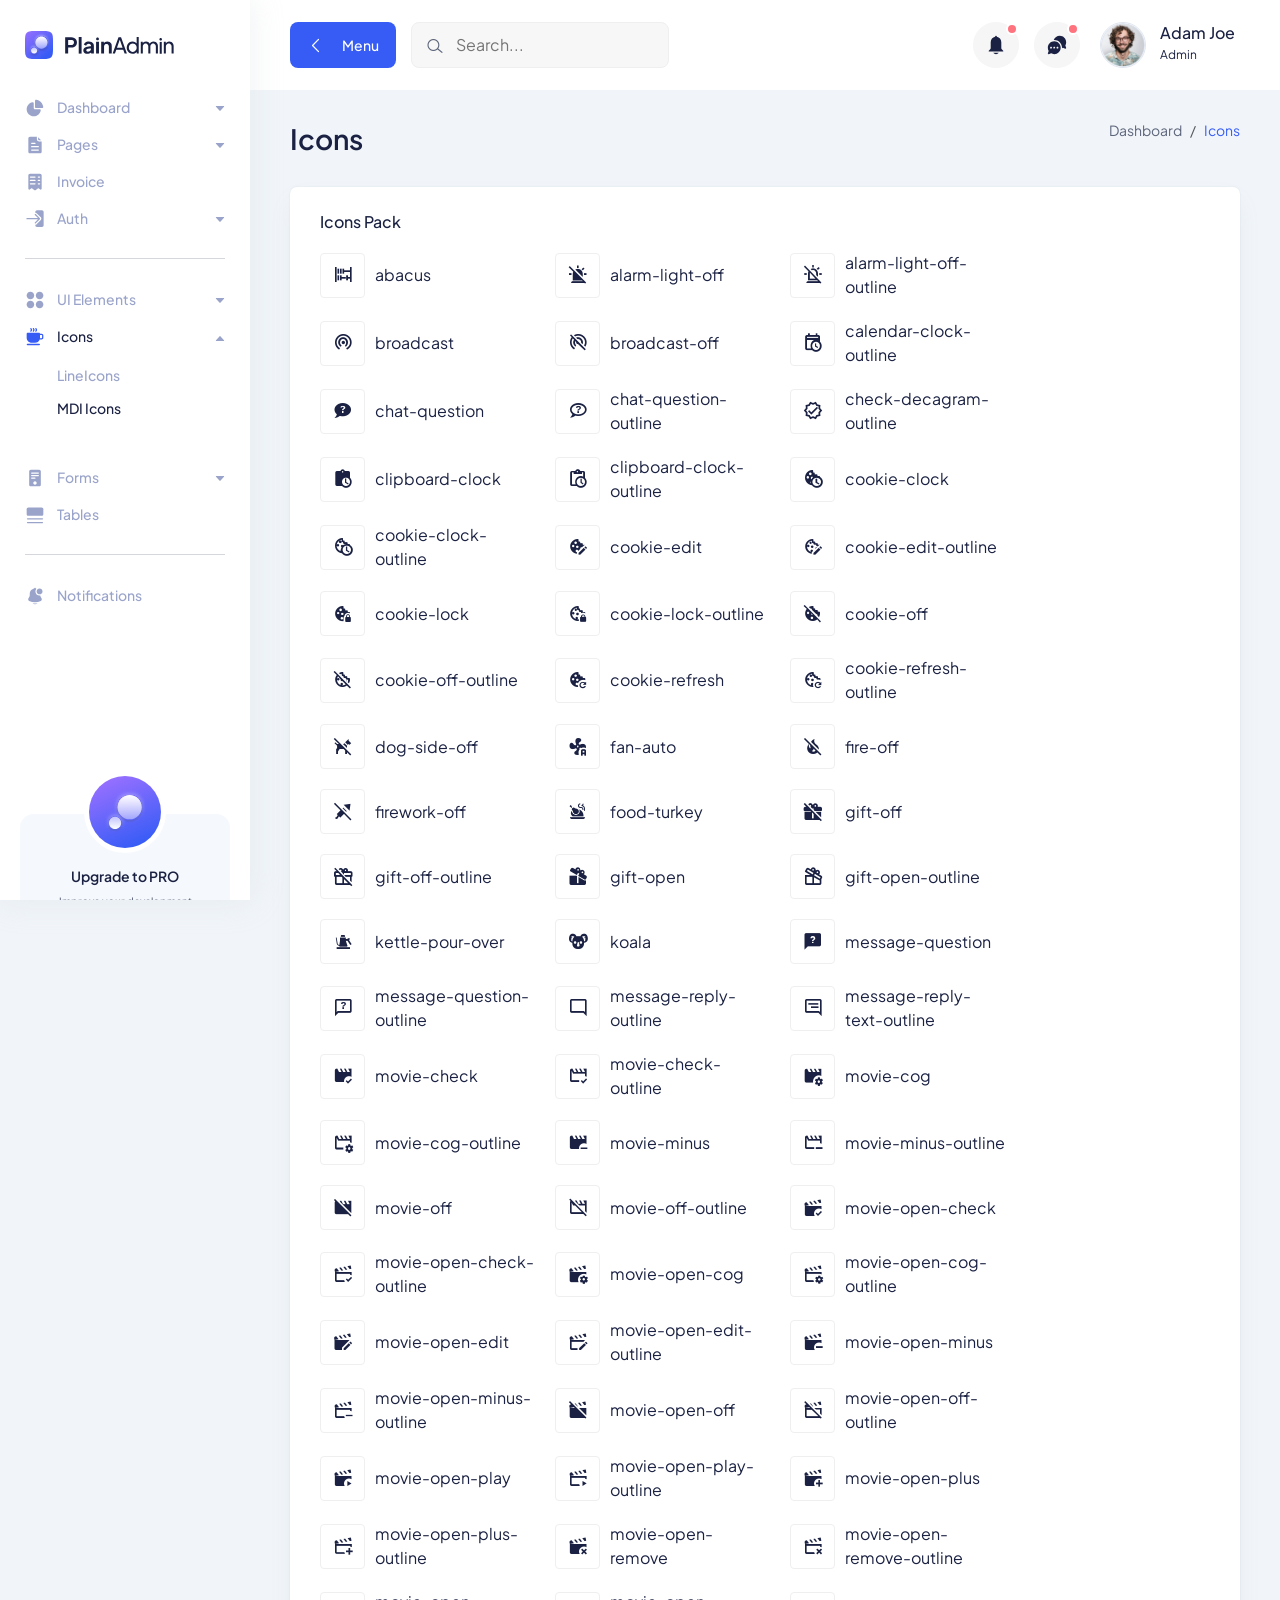
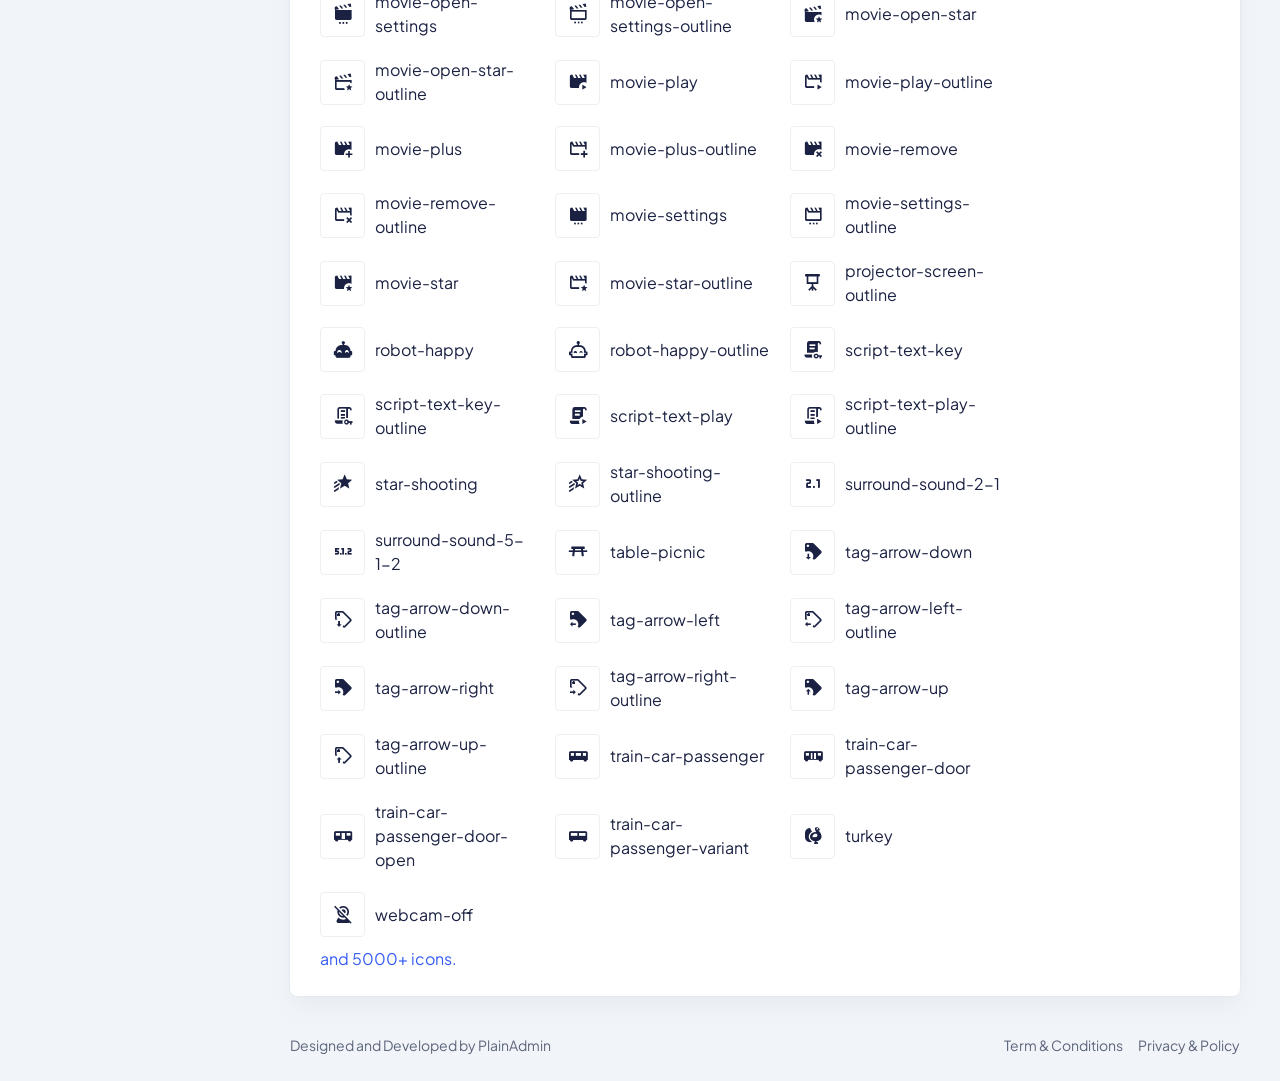
<file: admin/mdi-icons.html>
<!DOCTYPE html>
<html lang="en">
  <head>
    <meta charset="UTF-8" />
    <meta http-equiv="X-UA-Compatible" content="IE=edge" />
    <meta name="viewport" content="width=device-width, initial-scale=1.0" />
    <link rel="shortcut icon" href="assets/images/favicon.svg" type="image/x-icon" />
    <title>Material Design Icons | PlainAdmin Demo</title>

    <!-- ========== All CSS files linkup ========= -->
    <link rel="stylesheet" href="assets/css/bootstrap.min.css" />
    <link rel="stylesheet" href="assets/css/lineicons.css" />
    <link rel="stylesheet" href="assets/css/materialdesignicons.min.css" />
    <link rel="stylesheet" href="assets/css/fullcalendar.css" />
    <link rel="stylesheet" href="assets/css/main.css" />
  </head>
  <body>
    <!-- ======== Preloader =========== -->
    <div id="preloader">
      <div class="spinner"></div>
    </div>
    <!-- ======== Preloader =========== -->

    <!-- ======== sidebar-nav start =========== -->
    <aside class="sidebar-nav-wrapper">
      <div class="navbar-logo">
        <a href="index.html">
          <img src="assets/images/logo/logo.svg" alt="logo" />
        </a>
      </div>
      <nav class="sidebar-nav">
        <ul>
          <li class="nav-item nav-item-has-children">
            <a
              href="#0"
              class="collapsed"
              data-bs-toggle="collapse"
              data-bs-target="#ddmenu_1"
              aria-controls="ddmenu_1"
              aria-expanded="false"
              aria-label="Toggle navigation"
            >
              <span class="icon">
                <svg width="20" height="20" viewBox="0 0 20 20" fill="none" xmlns="http://www.w3.org/2000/svg">
                  <path
                    d="M8.74999 18.3333C12.2376 18.3333 15.1364 15.8128 15.7244 12.4941C15.8448 11.8143 15.2737 11.25 14.5833 11.25H9.99999C9.30966 11.25 8.74999 10.6903 8.74999 10V5.41666C8.74999 4.7263 8.18563 4.15512 7.50586 4.27556C4.18711 4.86357 1.66666 7.76243 1.66666 11.25C1.66666 15.162 4.83797 18.3333 8.74999 18.3333Z" />
                  <path
                    d="M17.0833 10C17.7737 10 18.3432 9.43708 18.2408 8.75433C17.7005 5.14918 14.8508 2.29947 11.2457 1.75912C10.5629 1.6568 10 2.2263 10 2.91665V9.16666C10 9.62691 10.3731 10 10.8333 10H17.0833Z" />
                </svg>
              </span>
              <span class="text">Dashboard</span>
            </a>
            <ul id="ddmenu_1" class="collapse dropdown-nav">
              <li>
                <a href="index.html"> eCommerce </a>
              </li>
            </ul>
          </li>
          <li class="nav-item nav-item-has-children">
            <a
              href="#0"
              class="collapsed"
              data-bs-toggle="collapse"
              data-bs-target="#ddmenu_2"
              aria-controls="ddmenu_2"
              aria-expanded="false"
              aria-label="Toggle navigation"
            >
              <span class="icon">
                <svg width="20" height="20" viewBox="0 0 20 20" fill="none" xmlns="http://www.w3.org/2000/svg">
                  <path
                    d="M11.8097 1.66667C11.8315 1.66667 11.8533 1.6671 11.875 1.66796V4.16667C11.875 5.43232 12.901 6.45834 14.1667 6.45834H16.6654C16.6663 6.48007 16.6667 6.50186 16.6667 6.5237V16.6667C16.6667 17.5872 15.9205 18.3333 15 18.3333H5.00001C4.07954 18.3333 3.33334 17.5872 3.33334 16.6667V3.33334C3.33334 2.41286 4.07954 1.66667 5.00001 1.66667H11.8097ZM6.66668 7.70834C6.3215 7.70834 6.04168 7.98816 6.04168 8.33334C6.04168 8.67851 6.3215 8.95834 6.66668 8.95834H10C10.3452 8.95834 10.625 8.67851 10.625 8.33334C10.625 7.98816 10.3452 7.70834 10 7.70834H6.66668ZM6.04168 11.6667C6.04168 12.0118 6.3215 12.2917 6.66668 12.2917H13.3333C13.6785 12.2917 13.9583 12.0118 13.9583 11.6667C13.9583 11.3215 13.6785 11.0417 13.3333 11.0417H6.66668C6.3215 11.0417 6.04168 11.3215 6.04168 11.6667ZM6.66668 14.375C6.3215 14.375 6.04168 14.6548 6.04168 15C6.04168 15.3452 6.3215 15.625 6.66668 15.625H13.3333C13.6785 15.625 13.9583 15.3452 13.9583 15C13.9583 14.6548 13.6785 14.375 13.3333 14.375H6.66668Z" />
                  <path
                    d="M13.125 2.29167L16.0417 5.20834H14.1667C13.5913 5.20834 13.125 4.74197 13.125 4.16667V2.29167Z" />
                </svg>
              </span>
              <span class="text">Pages</span>
            </a>
            <ul id="ddmenu_2" class="collapse dropdown-nav">
              <li>
                <a href="settings.html"> Settings </a>
              </li>
              <li>
                <a href="blank-page.html"> Blank Page </a>
              </li>
            </ul>
          </li>
          <li class="nav-item">
            <a href="invoice.html">
              <span class="icon">
                <svg width="20" height="20" viewBox="0 0 20 20" fill="none" xmlns="http://www.w3.org/2000/svg">
                  <path
                    d="M3.33334 3.35442C3.33334 2.4223 4.07954 1.66666 5.00001 1.66666H15C15.9205 1.66666 16.6667 2.4223 16.6667 3.35442V16.8565C16.6667 17.5519 15.8827 17.9489 15.3333 17.5317L13.8333 16.3924C13.537 16.1673 13.1297 16.1673 12.8333 16.3924L10.5 18.1646C10.2037 18.3896 9.79634 18.3896 9.50001 18.1646L7.16668 16.3924C6.87038 16.1673 6.46298 16.1673 6.16668 16.3924L4.66668 17.5317C4.11731 17.9489 3.33334 17.5519 3.33334 16.8565V3.35442ZM4.79168 5.04218C4.79168 5.39173 5.0715 5.6751 5.41668 5.6751H10C10.3452 5.6751 10.625 5.39173 10.625 5.04218C10.625 4.69264 10.3452 4.40927 10 4.40927H5.41668C5.0715 4.40927 4.79168 4.69264 4.79168 5.04218ZM5.41668 7.7848C5.0715 7.7848 4.79168 8.06817 4.79168 8.41774C4.79168 8.76724 5.0715 9.05066 5.41668 9.05066H10C10.3452 9.05066 10.625 8.76724 10.625 8.41774C10.625 8.06817 10.3452 7.7848 10 7.7848H5.41668ZM4.79168 11.7932C4.79168 12.1428 5.0715 12.4262 5.41668 12.4262H10C10.3452 12.4262 10.625 12.1428 10.625 11.7932C10.625 11.4437 10.3452 11.1603 10 11.1603H5.41668C5.0715 11.1603 4.79168 11.4437 4.79168 11.7932ZM13.3333 4.40927C12.9882 4.40927 12.7083 4.69264 12.7083 5.04218C12.7083 5.39173 12.9882 5.6751 13.3333 5.6751H14.5833C14.9285 5.6751 15.2083 5.39173 15.2083 5.04218C15.2083 4.69264 14.9285 4.40927 14.5833 4.40927H13.3333ZM12.7083 8.41774C12.7083 8.76724 12.9882 9.05066 13.3333 9.05066H14.5833C14.9285 9.05066 15.2083 8.76724 15.2083 8.41774C15.2083 8.06817 14.9285 7.7848 14.5833 7.7848H13.3333C12.9882 7.7848 12.7083 8.06817 12.7083 8.41774ZM13.3333 11.1603C12.9882 11.1603 12.7083 11.4437 12.7083 11.7932C12.7083 12.1428 12.9882 12.4262 13.3333 12.4262H14.5833C14.9285 12.4262 15.2083 12.1428 15.2083 11.7932C15.2083 11.4437 14.9285 11.1603 14.5833 11.1603H13.3333Z" />
                </svg>
              </span>
              <span class="text">Invoice</span>
            </a>
          </li>
          <li class="nav-item nav-item-has-children">
            <a
              href="#0"
              class="collapsed"
              data-bs-toggle="collapse"
              data-bs-target="#ddmenu_3"
              aria-controls="ddmenu_3"
              aria-expanded="false"
              aria-label="Toggle navigation"
            >
              <span class="icon">
                <svg width="20" height="20" viewBox="0 0 20 20" fill="none" xmlns="http://www.w3.org/2000/svg">
                  <path
                    d="M14.9211 10.1294C15.1652 9.88534 15.1652 9.48967 14.9211 9.24559L10.7544 5.0789C10.5103 4.83482 10.1147 4.83482 9.87057 5.0789C9.62649 5.32297 9.62649 5.71871 9.87057 5.96278L12.9702 9.06251H1.97916C1.63398 9.06251 1.35416 9.34234 1.35416 9.68751C1.35416 10.0327 1.63398 10.3125 1.97916 10.3125H12.9702L9.87057 13.4123C9.62649 13.6563 9.62649 14.052 9.87057 14.2961C10.1147 14.5402 10.5103 14.5402 10.7544 14.2961L14.9211 10.1294Z" />
                  <path
                    d="M11.6383 15.18L15.805 11.0133C16.5373 10.2811 16.5373 9.09391 15.805 8.36166L11.6383 4.195C11.2722 3.82888 10.7923 3.64582 10.3125 3.64582V3.02082C10.3125 2.10035 11.0587 1.35416 11.9792 1.35416H16.9792C17.8997 1.35416 18.6458 2.10035 18.6458 3.02082V16.3542C18.6458 17.2747 17.8997 18.0208 16.9792 18.0208H11.9792C11.0587 18.0208 10.3125 17.2747 10.3125 16.3542V15.7292C10.7923 15.7292 11.2722 15.5461 11.6383 15.18Z" />
                </svg>
              </span>
              <span class="text">Auth</span>
            </a>
            <ul id="ddmenu_3" class="collapse dropdown-nav">
              <li>
                <a href="signin.html"> Sign In </a>
              </li>
              <li>
                <a href="signup.html"> Sign Up </a>
              </li>
            </ul>
          </li>
          <span class="divider"><hr /></span>
          <li class="nav-item nav-item-has-children">
            <a
              href="#0"
              class="collapsed"
              data-bs-toggle="collapse"
              data-bs-target="#ddmenu_4"
              aria-controls="ddmenu_4"
              aria-expanded="false"
              aria-label="Toggle navigation"
            >
              <span class="icon">
                <svg width="20" height="20" viewBox="0 0 20 20" fill="none" xmlns="http://www.w3.org/2000/svg">
                  <path
                    d="M1.66666 5.41669C1.66666 3.34562 3.34559 1.66669 5.41666 1.66669C7.48772 1.66669 9.16666 3.34562 9.16666 5.41669C9.16666 7.48775 7.48772 9.16669 5.41666 9.16669C3.34559 9.16669 1.66666 7.48775 1.66666 5.41669Z" />
                  <path
                    d="M1.66666 14.5834C1.66666 12.5123 3.34559 10.8334 5.41666 10.8334C7.48772 10.8334 9.16666 12.5123 9.16666 14.5834C9.16666 16.6545 7.48772 18.3334 5.41666 18.3334C3.34559 18.3334 1.66666 16.6545 1.66666 14.5834Z" />
                  <path
                    d="M10.8333 5.41669C10.8333 3.34562 12.5123 1.66669 14.5833 1.66669C16.6544 1.66669 18.3333 3.34562 18.3333 5.41669C18.3333 7.48775 16.6544 9.16669 14.5833 9.16669C12.5123 9.16669 10.8333 7.48775 10.8333 5.41669Z" />
                  <path
                    d="M10.8333 14.5834C10.8333 12.5123 12.5123 10.8334 14.5833 10.8334C16.6544 10.8334 18.3333 12.5123 18.3333 14.5834C18.3333 16.6545 16.6544 18.3334 14.5833 18.3334C12.5123 18.3334 10.8333 16.6545 10.8333 14.5834Z" />
                </svg>
              </span>
              <span class="text">UI Elements </span>
            </a>
            <ul id="ddmenu_4" class="collapse dropdown-nav">
              <li>
                <a href="alerts.html"> Alerts </a>
              </li>
              <li>
                <a href="buttons.html"> Buttons </a>
              </li>
              <li>
                <a href="cards.html"> Cards </a>
              </li>
              <li>
                <a href="typography.html"> Typography </a>
              </li>
            </ul>
          </li>
          <li class="nav-item nav-item-has-children">
            <a
              href="icons.html"
              class=""
              data-bs-toggle="collapse"
              data-bs-target="#ddmenu_55"
              aria-controls="ddmenu_55"
              aria-expanded="false"
              aria-label="Toggle navigation"
            >
              <span class="icon">
                <svg width="20" height="20" viewBox="0 0 20 20" fill="none" xmlns="http://www.w3.org/2000/svg">
                  <path
                    d="M5.48663 1.1466C5.77383 0.955131 6.16188 1.03274 6.35335 1.31994L6.87852 2.10769C7.20508 2.59755 7.20508 3.23571 6.87852 3.72556L6.35335 4.51331C6.16188 4.80052 5.77383 4.87813 5.48663 4.68666C5.19943 4.49519 5.12182 4.10715 5.31328 3.81994L5.83845 3.03219C5.88511 2.96221 5.88511 2.87105 5.83845 2.80106L5.31328 2.01331C5.12182 1.72611 5.19943 1.33806 5.48663 1.1466Z" />
                  <path
                    d="M2.49999 5.83331C2.03976 5.83331 1.66666 6.2064 1.66666 6.66665V10.8333C1.66666 13.5948 3.90523 15.8333 6.66666 15.8333H9.99999C12.1856 15.8333 14.0436 14.431 14.7235 12.4772C14.8134 12.4922 14.9058 12.5 15 12.5H16.6667C17.5872 12.5 18.3333 11.7538 18.3333 10.8333V8.33331C18.3333 7.41284 17.5872 6.66665 16.6667 6.66665H15C15 6.2064 14.6269 5.83331 14.1667 5.83331H2.49999ZM14.9829 11.2496C14.9942 11.1123 15 10.9735 15 10.8333V7.91665H16.6667C16.8967 7.91665 17.0833 8.10319 17.0833 8.33331V10.8333C17.0833 11.0634 16.8967 11.25 16.6667 11.25H15L14.9898 11.2498L14.9829 11.2496Z" />
                  <path
                    d="M8.85332 1.31994C8.6619 1.03274 8.27383 0.955131 7.98663 1.1466C7.69943 1.33806 7.62182 1.72611 7.81328 2.01331L8.33848 2.80106C8.38507 2.87105 8.38507 2.96221 8.33848 3.03219L7.81328 3.81994C7.62182 4.10715 7.69943 4.49519 7.98663 4.68666C8.27383 4.87813 8.6619 4.80052 8.85332 4.51331L9.37848 3.72556C9.70507 3.23571 9.70507 2.59755 9.37848 2.10769L8.85332 1.31994Z" />
                  <path
                    d="M10.4867 1.1466C10.7738 0.955131 11.1619 1.03274 11.3533 1.31994L11.8785 2.10769C12.2051 2.59755 12.2051 3.23571 11.8785 3.72556L11.3533 4.51331C11.1619 4.80052 10.7738 4.87813 10.4867 4.68666C10.1994 4.49519 10.1218 4.10715 10.3133 3.81994L10.8385 3.03219C10.8851 2.96221 10.8851 2.87105 10.8385 2.80106L10.3133 2.01331C10.1218 1.72611 10.1994 1.33806 10.4867 1.1466Z" />
                  <path
                    d="M2.49999 16.6667C2.03976 16.6667 1.66666 17.0398 1.66666 17.5C1.66666 17.9602 2.03976 18.3334 2.49999 18.3334H14.1667C14.6269 18.3334 15 17.9602 15 17.5C15 17.0398 14.6269 16.6667 14.1667 16.6667H2.49999Z" />
                </svg>
              </span>
              <span class="text">Icons</span>
            </a>
            <ul id="ddmenu_55" class="collapse show dropdown-nav">
              <li>
                <a href="icons.html"> LineIcons </a>
              </li>
              <li>
                <a href="mdi-icons.html" class="active"> MDI Icons </a>
              </li>
            </ul>
          </li>
          <li class="nav-item nav-item-has-children">
            <a
              href="#0"
              class="collapsed"
              data-bs-toggle="collapse"
              data-bs-target="#ddmenu_5"
              aria-controls="ddmenu_5"
              aria-expanded="false"
              aria-label="Toggle navigation"
            >
              <span class="icon">
                <svg width="20" height="20" viewBox="0 0 20 20" fill="none" xmlns="http://www.w3.org/2000/svg">
                  <path
                    d="M4.16666 3.33335C4.16666 2.41288 4.91285 1.66669 5.83332 1.66669H14.1667C15.0872 1.66669 15.8333 2.41288 15.8333 3.33335V16.6667C15.8333 17.5872 15.0872 18.3334 14.1667 18.3334H5.83332C4.91285 18.3334 4.16666 17.5872 4.16666 16.6667V3.33335ZM6.04166 5.00002C6.04166 5.3452 6.32148 5.62502 6.66666 5.62502H13.3333C13.6785 5.62502 13.9583 5.3452 13.9583 5.00002C13.9583 4.65485 13.6785 4.37502 13.3333 4.37502H6.66666C6.32148 4.37502 6.04166 4.65485 6.04166 5.00002ZM6.66666 6.87502C6.32148 6.87502 6.04166 7.15485 6.04166 7.50002C6.04166 7.8452 6.32148 8.12502 6.66666 8.12502H13.3333C13.6785 8.12502 13.9583 7.8452 13.9583 7.50002C13.9583 7.15485 13.6785 6.87502 13.3333 6.87502H6.66666ZM6.04166 10C6.04166 10.3452 6.32148 10.625 6.66666 10.625H9.99999C10.3452 10.625 10.625 10.3452 10.625 10C10.625 9.65485 10.3452 9.37502 9.99999 9.37502H6.66666C6.32148 9.37502 6.04166 9.65485 6.04166 10ZM9.99999 16.6667C10.9205 16.6667 11.6667 15.9205 11.6667 15C11.6667 14.0795 10.9205 13.3334 9.99999 13.3334C9.07949 13.3334 8.33332 14.0795 8.33332 15C8.33332 15.9205 9.07949 16.6667 9.99999 16.6667Z" />
                </svg>
              </span>
              <span class="text"> Forms </span>
            </a>
            <ul id="ddmenu_5" class="collapse dropdown-nav">
              <li>
                <a href="form-elements.html"> Form Elements </a>
              </li>
            </ul>
          </li>
          <li class="nav-item">
            <a href="tables.html">
              <span class="icon">
                <svg width="20" height="20" viewBox="0 0 20 20" fill="none" xmlns="http://www.w3.org/2000/svg">
                  <path
                    d="M1.66666 4.16667C1.66666 3.24619 2.41285 2.5 3.33332 2.5H16.6667C17.5872 2.5 18.3333 3.24619 18.3333 4.16667V9.16667C18.3333 10.0872 17.5872 10.8333 16.6667 10.8333H3.33332C2.41285 10.8333 1.66666 10.0872 1.66666 9.16667V4.16667Z" />
                  <path
                    d="M1.875 13.75C1.875 13.4048 2.15483 13.125 2.5 13.125H17.5C17.8452 13.125 18.125 13.4048 18.125 13.75C18.125 14.0952 17.8452 14.375 17.5 14.375H2.5C2.15483 14.375 1.875 14.0952 1.875 13.75Z" />
                  <path
                    d="M2.5 16.875C2.15483 16.875 1.875 17.1548 1.875 17.5C1.875 17.8452 2.15483 18.125 2.5 18.125H17.5C17.8452 18.125 18.125 17.8452 18.125 17.5C18.125 17.1548 17.8452 16.875 17.5 16.875H2.5Z" />
                </svg>
              </span>
              <span class="text">Tables</span>
            </a>
          </li>
          <span class="divider"><hr /></span>

          <li class="nav-item">
            <a href="notification.html">
              <span class="icon">
                <svg width="20" height="20" viewBox="0 0 20 20" fill="none" xmlns="http://www.w3.org/2000/svg">
                  <path
                    d="M10.8333 2.50008C10.8333 2.03984 10.4602 1.66675 9.99999 1.66675C9.53975 1.66675 9.16666 2.03984 9.16666 2.50008C9.16666 2.96032 9.53975 3.33341 9.99999 3.33341C10.4602 3.33341 10.8333 2.96032 10.8333 2.50008Z" />
                  <path
                    d="M17.5 5.41673C17.5 7.02756 16.1942 8.33339 14.5833 8.33339C12.9725 8.33339 11.6667 7.02756 11.6667 5.41673C11.6667 3.80589 12.9725 2.50006 14.5833 2.50006C16.1942 2.50006 17.5 3.80589 17.5 5.41673Z" />
                  <path
                    d="M11.4272 2.69637C10.9734 2.56848 10.4947 2.50006 10 2.50006C7.10054 2.50006 4.75003 4.85057 4.75003 7.75006V9.20873C4.75003 9.72814 4.62082 10.2393 4.37404 10.6963L3.36705 12.5611C2.89938 13.4272 3.26806 14.5081 4.16749 14.9078C7.88074 16.5581 12.1193 16.5581 15.8326 14.9078C16.732 14.5081 17.1007 13.4272 16.633 12.5611L15.626 10.6963C15.43 10.3333 15.3081 9.93606 15.2663 9.52773C15.0441 9.56431 14.8159 9.58339 14.5833 9.58339C12.2822 9.58339 10.4167 7.71791 10.4167 5.41673C10.4167 4.37705 10.7975 3.42631 11.4272 2.69637Z" />
                  <path
                    d="M7.48901 17.1925C8.10004 17.8918 8.99841 18.3335 10 18.3335C11.0016 18.3335 11.9 17.8918 12.511 17.1925C10.8482 17.4634 9.15183 17.4634 7.48901 17.1925Z" />
                </svg>
              </span>
              <span class="text">Notifications</span>
            </a>
          </li>
        </ul>
      </nav>
      <div class="promo-box">
        <div class="promo-icon">
          <img class="mx-auto" src="./assets/images/logo/logo-icon-big.svg" alt="Logo">
        </div>
        <h3>Upgrade to PRO</h3>
        <p>Improve your development process and start doing more with PlainAdmin PRO!</p>
        <a href="https://plainadmin.com/pro" target="_blank" rel="nofollow" class="main-btn primary-btn btn-hover">
          Upgrade to PRO
        </a>
      </div>
    </aside>
    <div class="overlay"></div>
    <!-- ======== sidebar-nav end =========== -->

    <!-- ======== main-wrapper start =========== -->
    <main class="main-wrapper">
      <!-- ========== header start ========== -->
      <header class="header">
        <div class="container-fluid">
          <div class="row">
            <div class="col-lg-5 col-md-5 col-6">
              <div class="header-left d-flex align-items-center">
                <div class="menu-toggle-btn mr-15">
                  <button id="menu-toggle" class="main-btn primary-btn btn-hover">
                    <i class="lni lni-chevron-left me-2"></i> Menu
                  </button>
                </div>
                <div class="header-search d-none d-md-flex">
                  <form action="#">
                    <input type="text" placeholder="Search..." />
                    <button><i class="lni lni-search-alt"></i></button>
                  </form>
                </div>
              </div>
            </div>
            <div class="col-lg-7 col-md-7 col-6">
              <div class="header-right">
                <!-- notification start -->
                <div class="notification-box ml-15 d-none d-md-flex">
                  <button class="dropdown-toggle" type="button" id="notification" data-bs-toggle="dropdown"
                    aria-expanded="false">
                    <svg width="22" height="22" viewBox="0 0 22 22" fill="none" xmlns="http://www.w3.org/2000/svg">
                      <path
                        d="M11 20.1667C9.88317 20.1667 8.88718 19.63 8.23901 18.7917H13.761C13.113 19.63 12.1169 20.1667 11 20.1667Z"
                        fill="" />
                      <path
                        d="M10.1157 2.74999C10.1157 2.24374 10.5117 1.83333 11 1.83333C11.4883 1.83333 11.8842 2.24374 11.8842 2.74999V2.82604C14.3932 3.26245 16.3051 5.52474 16.3051 8.24999V14.287C16.3051 14.5301 16.3982 14.7633 16.564 14.9352L18.2029 16.6342C18.4814 16.9229 18.2842 17.4167 17.8903 17.4167H4.10961C3.71574 17.4167 3.5185 16.9229 3.797 16.6342L5.43589 14.9352C5.6017 14.7633 5.69485 14.5301 5.69485 14.287V8.24999C5.69485 5.52474 7.60672 3.26245 10.1157 2.82604V2.74999Z"
                        fill="" />
                    </svg>
                    <span></span>
                  </button>
                  <ul class="dropdown-menu dropdown-menu-end" aria-labelledby="notification">
                    <li>
                      <a href="#0">
                        <div class="image">
                          <img src="assets/images/lead/lead-6.png" alt="" />
                        </div>
                        <div class="content">
                          <h6>
                            John Doe
                            <span class="text-regular">
                              comment on a product.
                            </span>
                          </h6>
                          <p>
                            Lorem ipsum dolor sit amet, consect etur adipiscing
                            elit Vivamus tortor.
                          </p>
                          <span>10 mins ago</span>
                        </div>
                      </a>
                    </li>
                    <li>
                      <a href="#0">
                        <div class="image">
                          <img src="assets/images/lead/lead-1.png" alt="" />
                        </div>
                        <div class="content">
                          <h6>
                            Jonathon
                            <span class="text-regular">
                              like on a product.
                            </span>
                          </h6>
                          <p>
                            Lorem ipsum dolor sit amet, consect etur adipiscing
                            elit Vivamus tortor.
                          </p>
                          <span>10 mins ago</span>
                        </div>
                      </a>
                    </li>
                  </ul>
                </div>
                <!-- notification end -->
                <!-- message start -->
                <div class="header-message-box ml-15 d-none d-md-flex">
                  <button class="dropdown-toggle" type="button" id="message" data-bs-toggle="dropdown"
                    aria-expanded="false">
                    <svg width="22" height="22" viewBox="0 0 22 22" fill="none" xmlns="http://www.w3.org/2000/svg">
                      <path
                        d="M7.74866 5.97421C7.91444 5.96367 8.08162 5.95833 8.25005 5.95833C12.5532 5.95833 16.0417 9.4468 16.0417 13.75C16.0417 13.9184 16.0364 14.0856 16.0259 14.2514C16.3246 14.138 16.6127 14.003 16.8883 13.8482L19.2306 14.629C19.7858 14.8141 20.3141 14.2858 20.129 13.7306L19.3482 11.3882C19.8694 10.4604 20.1667 9.38996 20.1667 8.25C20.1667 4.70617 17.2939 1.83333 13.75 1.83333C11.0077 1.83333 8.66702 3.55376 7.74866 5.97421Z"
                        fill="" />
                      <path
                        d="M14.6667 13.75C14.6667 17.2938 11.7939 20.1667 8.25004 20.1667C7.11011 20.1667 6.03962 19.8694 5.11182 19.3482L2.76946 20.129C2.21421 20.3141 1.68597 19.7858 1.87105 19.2306L2.65184 16.8882C2.13062 15.9604 1.83338 14.89 1.83338 13.75C1.83338 10.2062 4.70622 7.33333 8.25004 7.33333C11.7939 7.33333 14.6667 10.2062 14.6667 13.75ZM5.95838 13.75C5.95838 13.2437 5.54797 12.8333 5.04171 12.8333C4.53545 12.8333 4.12504 13.2437 4.12504 13.75C4.12504 14.2563 4.53545 14.6667 5.04171 14.6667C5.54797 14.6667 5.95838 14.2563 5.95838 13.75ZM9.16671 13.75C9.16671 13.2437 8.7563 12.8333 8.25004 12.8333C7.74379 12.8333 7.33338 13.2437 7.33338 13.75C7.33338 14.2563 7.74379 14.6667 8.25004 14.6667C8.7563 14.6667 9.16671 14.2563 9.16671 13.75ZM11.4584 14.6667C11.9647 14.6667 12.375 14.2563 12.375 13.75C12.375 13.2437 11.9647 12.8333 11.4584 12.8333C10.9521 12.8333 10.5417 13.2437 10.5417 13.75C10.5417 14.2563 10.9521 14.6667 11.4584 14.6667Z"
                        fill="" />
                    </svg>
                    <span></span>
                  </button>
                  <ul class="dropdown-menu dropdown-menu-end" aria-labelledby="message">
                    <li>
                      <a href="#0">
                        <div class="image">
                          <img src="assets/images/lead/lead-5.png" alt="" />
                        </div>
                        <div class="content">
                          <h6>Jacob Jones</h6>
                          <p>Hey!I can across your profile and ...</p>
                          <span>10 mins ago</span>
                        </div>
                      </a>
                    </li>
                    <li>
                      <a href="#0">
                        <div class="image">
                          <img src="assets/images/lead/lead-3.png" alt="" />
                        </div>
                        <div class="content">
                          <h6>John Doe</h6>
                          <p>Would you mind please checking out</p>
                          <span>12 mins ago</span>
                        </div>
                      </a>
                    </li>
                    <li>
                      <a href="#0">
                        <div class="image">
                          <img src="assets/images/lead/lead-2.png" alt="" />
                        </div>
                        <div class="content">
                          <h6>Anee Lee</h6>
                          <p>Hey! are you available for freelance?</p>
                          <span>1h ago</span>
                        </div>
                      </a>
                    </li>
                  </ul>
                </div>
                <!-- message end -->
                <!-- profile start -->
                <div class="profile-box ml-15">
                  <button class="dropdown-toggle bg-transparent border-0" type="button" id="profile"
                    data-bs-toggle="dropdown" aria-expanded="false">
                    <div class="profile-info">
                      <div class="info">
                        <div class="image">
                          <img src="assets/images/profile/profile-image.png" alt="" />
                        </div>
                        <div>
                          <h6 class="fw-500">Adam Joe</h6>
                          <p>Admin</p>
                        </div>
                      </div>
                    </div>
                  </button>
                  <ul class="dropdown-menu dropdown-menu-end" aria-labelledby="profile">
                    <li>
                      <div class="author-info flex items-center !p-1">
                        <div class="image">
                          <img src="assets/images/profile/profile-image.png" alt="image">
                        </div>
                        <div class="content">
                          <h4 class="text-sm">Adam Joe</h4>
                          <a class="text-black/40 dark:text-white/40 hover:text-black dark:hover:text-white text-xs"
                            href="#">Email@gmail.com</a>
                        </div>
                      </div>
                    </li>
                    <li class="divider"></li>
                    <li>
                      <a href="#0">
                        <i class="lni lni-user"></i> View Profile
                      </a>
                    </li>
                    <li>
                      <a href="#0">
                        <i class="lni lni-alarm"></i> Notifications
                      </a>
                    </li>
                    <li>
                      <a href="#0"> <i class="lni lni-inbox"></i> Messages </a>
                    </li>
                    <li>
                      <a href="#0"> <i class="lni lni-cog"></i> Settings </a>
                    </li>
                    <li class="divider"></li>
                    <li>
                      <a href="#0"> <i class="lni lni-exit"></i> Sign Out </a>
                    </li>
                  </ul>
                </div>
                <!-- profile end -->
              </div>
            </div>
          </div>
        </div>
      </header>
      <!-- ========== header end ========== -->

      <!-- ========== section start ========== -->
      <section class="section">
        <div class="container-fluid">
          <!-- ========== title-wrapper start ========== -->
          <div class="title-wrapper pt-30">
            <div class="row align-items-center">
              <div class="col-md-6">
                <div class="title">
                  <h2>Icons</h2>
                </div>
              </div>
              <!-- end col -->
              <div class="col-md-6">
                <div class="breadcrumb-wrapper">
                  <nav aria-label="breadcrumb">
                    <ol class="breadcrumb">
                      <li class="breadcrumb-item">
                        <a href="#0">Dashboard</a>
                      </li>
                      <li class="breadcrumb-item active" aria-current="page">
                        Icons
                      </li>
                    </ol>
                  </nav>
                </div>
              </div>
              <!-- end col -->
            </div>
            <!-- end row -->
          </div>
          <!-- ========== title-wrapper end ========== -->
          <div class="icons-wrapper">
            <div class="row">
              <div class="col-12">
                <div class="card-style">
                  <div class="title d-flex justify-content-between">
                    <div class="left">
                      <h6 class="text-medium mb-10">Icons Pack</h6>
                    </div>
                  </div>
                  <!-- End Title -->
                  <div class="icons" id="newIcons">
                    <div><i class="mdi mdi-abacus"></i><span>abacus</span></div>
                    <div>
                      <i class="mdi mdi-alarm-light-off"></i><span>alarm-light-off</span>
                    </div>
                    <div>
                      <i class="mdi mdi-alarm-light-off-outline"></i><span>alarm-light-off-outline</span>
                    </div>
                    <div>
                      <i class="mdi mdi-broadcast"></i><span>broadcast</span>
                    </div>
                    <div>
                      <i class="mdi mdi-broadcast-off"></i><span>broadcast-off</span>
                    </div>
                    <div>
                      <i class="mdi mdi-calendar-clock-outline"></i><span>calendar-clock-outline</span>
                    </div>
                    <div>
                      <i class="mdi mdi-chat-question"></i><span>chat-question</span>
                    </div>
                    <div>
                      <i class="mdi mdi-chat-question-outline"></i><span>chat-question-outline</span>
                    </div>
                    <div>
                      <i class="mdi mdi-check-decagram-outline"></i><span>check-decagram-outline</span>
                    </div>
                    <div>
                      <i class="mdi mdi-clipboard-clock"></i><span>clipboard-clock</span>
                    </div>
                    <div>
                      <i class="mdi mdi-clipboard-clock-outline"></i><span>clipboard-clock-outline</span>
                    </div>
                    <div>
                      <i class="mdi mdi-cookie-clock"></i><span>cookie-clock</span>
                    </div>
                    <div>
                      <i class="mdi mdi-cookie-clock-outline"></i><span>cookie-clock-outline</span>
                    </div>
                    <div>
                      <i class="mdi mdi-cookie-edit"></i><span>cookie-edit</span>
                    </div>
                    <div>
                      <i class="mdi mdi-cookie-edit-outline"></i><span>cookie-edit-outline</span>
                    </div>
                    <div>
                      <i class="mdi mdi-cookie-lock"></i><span>cookie-lock</span>
                    </div>
                    <div>
                      <i class="mdi mdi-cookie-lock-outline"></i><span>cookie-lock-outline</span>
                    </div>
                    <div>
                      <i class="mdi mdi-cookie-off"></i><span>cookie-off</span>
                    </div>
                    <div>
                      <i class="mdi mdi-cookie-off-outline"></i><span>cookie-off-outline</span>
                    </div>
                    <div>
                      <i class="mdi mdi-cookie-refresh"></i><span>cookie-refresh</span>
                    </div>
                    <div>
                      <i class="mdi mdi-cookie-refresh-outline"></i><span>cookie-refresh-outline</span>
                    </div>
                    <div>
                      <i class="mdi mdi-dog-side-off"></i><span>dog-side-off</span>
                    </div>
                    <div>
                      <i class="mdi mdi-fan-auto"></i><span>fan-auto</span>
                    </div>
                    <div>
                      <i class="mdi mdi-fire-off"></i><span>fire-off</span>
                    </div>
                    <div>
                      <i class="mdi mdi-firework-off"></i><span>firework-off</span>
                    </div>
                    <div>
                      <i class="mdi mdi-food-turkey"></i><span>food-turkey</span>
                    </div>
                    <div>
                      <i class="mdi mdi-gift-off"></i><span>gift-off</span>
                    </div>
                    <div>
                      <i class="mdi mdi-gift-off-outline"></i><span>gift-off-outline</span>
                    </div>
                    <div>
                      <i class="mdi mdi-gift-open"></i><span>gift-open</span>
                    </div>
                    <div>
                      <i class="mdi mdi-gift-open-outline"></i><span>gift-open-outline</span>
                    </div>
                    <div>
                      <i class="mdi mdi-kettle-pour-over"></i><span>kettle-pour-over</span>
                    </div>
                    <div><i class="mdi mdi-koala"></i><span>koala</span></div>
                    <div>
                      <i class="mdi mdi-message-question"></i><span>message-question</span>
                    </div>
                    <div>
                      <i class="mdi mdi-message-question-outline"></i><span>message-question-outline</span>
                    </div>
                    <div>
                      <i class="mdi mdi-message-reply-outline"></i><span>message-reply-outline</span>
                    </div>
                    <div>
                      <i class="mdi mdi-message-reply-text-outline"></i><span>message-reply-text-outline</span>
                    </div>
                    <div>
                      <i class="mdi mdi-movie-check"></i><span>movie-check</span>
                    </div>
                    <div>
                      <i class="mdi mdi-movie-check-outline"></i><span>movie-check-outline</span>
                    </div>
                    <div>
                      <i class="mdi mdi-movie-cog"></i><span>movie-cog</span>
                    </div>
                    <div>
                      <i class="mdi mdi-movie-cog-outline"></i><span>movie-cog-outline</span>
                    </div>
                    <div>
                      <i class="mdi mdi-movie-minus"></i><span>movie-minus</span>
                    </div>
                    <div>
                      <i class="mdi mdi-movie-minus-outline"></i><span>movie-minus-outline</span>
                    </div>
                    <div>
                      <i class="mdi mdi-movie-off"></i><span>movie-off</span>
                    </div>
                    <div>
                      <i class="mdi mdi-movie-off-outline"></i><span>movie-off-outline</span>
                    </div>
                    <div>
                      <i class="mdi mdi-movie-open-check"></i><span>movie-open-check</span>
                    </div>
                    <div>
                      <i class="mdi mdi-movie-open-check-outline"></i><span>movie-open-check-outline</span>
                    </div>
                    <div>
                      <i class="mdi mdi-movie-open-cog"></i><span>movie-open-cog</span>
                    </div>
                    <div>
                      <i class="mdi mdi-movie-open-cog-outline"></i><span>movie-open-cog-outline</span>
                    </div>
                    <div>
                      <i class="mdi mdi-movie-open-edit"></i><span>movie-open-edit</span>
                    </div>
                    <div>
                      <i class="mdi mdi-movie-open-edit-outline"></i><span>movie-open-edit-outline</span>
                    </div>
                    <div>
                      <i class="mdi mdi-movie-open-minus"></i><span>movie-open-minus</span>
                    </div>
                    <div>
                      <i class="mdi mdi-movie-open-minus-outline"></i><span>movie-open-minus-outline</span>
                    </div>
                    <div>
                      <i class="mdi mdi-movie-open-off"></i><span>movie-open-off</span>
                    </div>
                    <div>
                      <i class="mdi mdi-movie-open-off-outline"></i><span>movie-open-off-outline</span>
                    </div>
                    <div>
                      <i class="mdi mdi-movie-open-play"></i><span>movie-open-play</span>
                    </div>
                    <div>
                      <i class="mdi mdi-movie-open-play-outline"></i><span>movie-open-play-outline</span>
                    </div>
                    <div>
                      <i class="mdi mdi-movie-open-plus"></i><span>movie-open-plus</span>
                    </div>
                    <div>
                      <i class="mdi mdi-movie-open-plus-outline"></i><span>movie-open-plus-outline</span>
                    </div>
                    <div>
                      <i class="mdi mdi-movie-open-remove"></i><span>movie-open-remove</span>
                    </div>
                    <div>
                      <i class="mdi mdi-movie-open-remove-outline"></i><span>movie-open-remove-outline</span>
                    </div>
                    <div>
                      <i class="mdi mdi-movie-open-settings"></i><span>movie-open-settings</span>
                    </div>
                    <div>
                      <i class="mdi mdi-movie-open-settings-outline"></i><span>movie-open-settings-outline</span>
                    </div>
                    <div>
                      <i class="mdi mdi-movie-open-star"></i><span>movie-open-star</span>
                    </div>
                    <div>
                      <i class="mdi mdi-movie-open-star-outline"></i><span>movie-open-star-outline</span>
                    </div>
                    <div>
                      <i class="mdi mdi-movie-play"></i><span>movie-play</span>
                    </div>
                    <div>
                      <i class="mdi mdi-movie-play-outline"></i><span>movie-play-outline</span>
                    </div>
                    <div>
                      <i class="mdi mdi-movie-plus"></i><span>movie-plus</span>
                    </div>
                    <div>
                      <i class="mdi mdi-movie-plus-outline"></i><span>movie-plus-outline</span>
                    </div>
                    <div>
                      <i class="mdi mdi-movie-remove"></i><span>movie-remove</span>
                    </div>
                    <div>
                      <i class="mdi mdi-movie-remove-outline"></i><span>movie-remove-outline</span>
                    </div>
                    <div>
                      <i class="mdi mdi-movie-settings"></i><span>movie-settings</span>
                    </div>
                    <div>
                      <i class="mdi mdi-movie-settings-outline"></i><span>movie-settings-outline</span>
                    </div>
                    <div>
                      <i class="mdi mdi-movie-star"></i><span>movie-star</span>
                    </div>
                    <div>
                      <i class="mdi mdi-movie-star-outline"></i><span>movie-star-outline</span>
                    </div>
                    <div>
                      <i class="mdi mdi-projector-screen-outline"></i><span>projector-screen-outline</span>
                    </div>
                    <div>
                      <i class="mdi mdi-robot-happy"></i><span>robot-happy</span>
                    </div>
                    <div>
                      <i class="mdi mdi-robot-happy-outline"></i><span>robot-happy-outline</span>
                    </div>
                    <div>
                      <i class="mdi mdi-script-text-key"></i><span>script-text-key</span>
                    </div>
                    <div>
                      <i class="mdi mdi-script-text-key-outline"></i><span>script-text-key-outline</span>
                    </div>
                    <div>
                      <i class="mdi mdi-script-text-play"></i><span>script-text-play</span>
                    </div>
                    <div>
                      <i class="mdi mdi-script-text-play-outline"></i><span>script-text-play-outline</span>
                    </div>
                    <div>
                      <i class="mdi mdi-star-shooting"></i><span>star-shooting</span>
                    </div>
                    <div>
                      <i class="mdi mdi-star-shooting-outline"></i><span>star-shooting-outline</span>
                    </div>
                    <div>
                      <i class="mdi mdi-surround-sound-2-1"></i><span>surround-sound-2-1</span>
                    </div>
                    <div>
                      <i class="mdi mdi-surround-sound-5-1-2"></i><span>surround-sound-5-1-2</span>
                    </div>
                    <div>
                      <i class="mdi mdi-table-picnic"></i><span>table-picnic</span>
                    </div>
                    <div>
                      <i class="mdi mdi-tag-arrow-down"></i><span>tag-arrow-down</span>
                    </div>
                    <div>
                      <i class="mdi mdi-tag-arrow-down-outline"></i><span>tag-arrow-down-outline</span>
                    </div>
                    <div>
                      <i class="mdi mdi-tag-arrow-left"></i><span>tag-arrow-left</span>
                    </div>
                    <div>
                      <i class="mdi mdi-tag-arrow-left-outline"></i><span>tag-arrow-left-outline</span>
                    </div>
                    <div>
                      <i class="mdi mdi-tag-arrow-right"></i><span>tag-arrow-right</span>
                    </div>
                    <div>
                      <i class="mdi mdi-tag-arrow-right-outline"></i><span>tag-arrow-right-outline</span>
                    </div>
                    <div>
                      <i class="mdi mdi-tag-arrow-up"></i><span>tag-arrow-up</span>
                    </div>
                    <div>
                      <i class="mdi mdi-tag-arrow-up-outline"></i><span>tag-arrow-up-outline</span>
                    </div>
                    <div>
                      <i class="mdi mdi-train-car-passenger"></i><span>train-car-passenger</span>
                    </div>
                    <div>
                      <i class="mdi mdi-train-car-passenger-door"></i><span>train-car-passenger-door</span>
                    </div>
                    <div>
                      <i class="mdi mdi-train-car-passenger-door-open"></i><span>train-car-passenger-door-open</span>
                    </div>
                    <div>
                      <i class="mdi mdi-train-car-passenger-variant"></i><span>train-car-passenger-variant</span>
                    </div>
                    <div><i class="mdi mdi-turkey"></i><span>turkey</span></div>
                    <div>
                      <i class="mdi mdi-webcam-off"></i><span>webcam-off</span>
                    </div>
                  </div>

                  <a href="https://materialdesignicons.com/" class="text-primary">and 5000+ icons.</a>
                </div>
              </div>
            </div>
          </div>
        </div>
        <!-- end container -->
      </section>
      <!-- ========== section end ========== -->

      <!-- ========== footer start =========== -->
      <footer class="footer">
        <div class="container-fluid">
          <div class="row">
            <div class="col-md-6 order-last order-md-first">
              <div class="copyright text-center text-md-start">
                <p class="text-sm">
                  Designed and Developed by
                  <a href="https://plainadmin.com" rel="nofollow" target="_blank">
                    PlainAdmin
                  </a>
                </p>
              </div>
            </div>
            <!-- end col-->
            <div class="col-md-6">
              <div class="terms d-flex justify-content-center justify-content-md-end">
                <a href="#0" class="text-sm">Term & Conditions</a>
                <a href="#0" class="text-sm ml-15">Privacy & Policy</a>
              </div>
            </div>
          </div>
          <!-- end row -->
        </div>
        <!-- end container -->
      </footer>
      <!-- ========== footer end =========== -->
    </main>
    <!-- ======== main-wrapper end =========== -->

    <!-- ========= All Javascript files linkup ======== -->
    <script src="assets/js/bootstrap.bundle.min.js"></script>
    <script src="assets/js/Chart.min.js"></script>
    <script src="assets/js/dynamic-pie-chart.js"></script>
    <script src="assets/js/moment.min.js"></script>
    <script src="assets/js/fullcalendar.js"></script>
    <script src="assets/js/jvectormap.min.js"></script>
    <script src="assets/js/world-merc.js"></script>
    <script src="assets/js/polyfill.js"></script>
    <script src="assets/js/main.js"></script>
  </body>
</html>
</file>
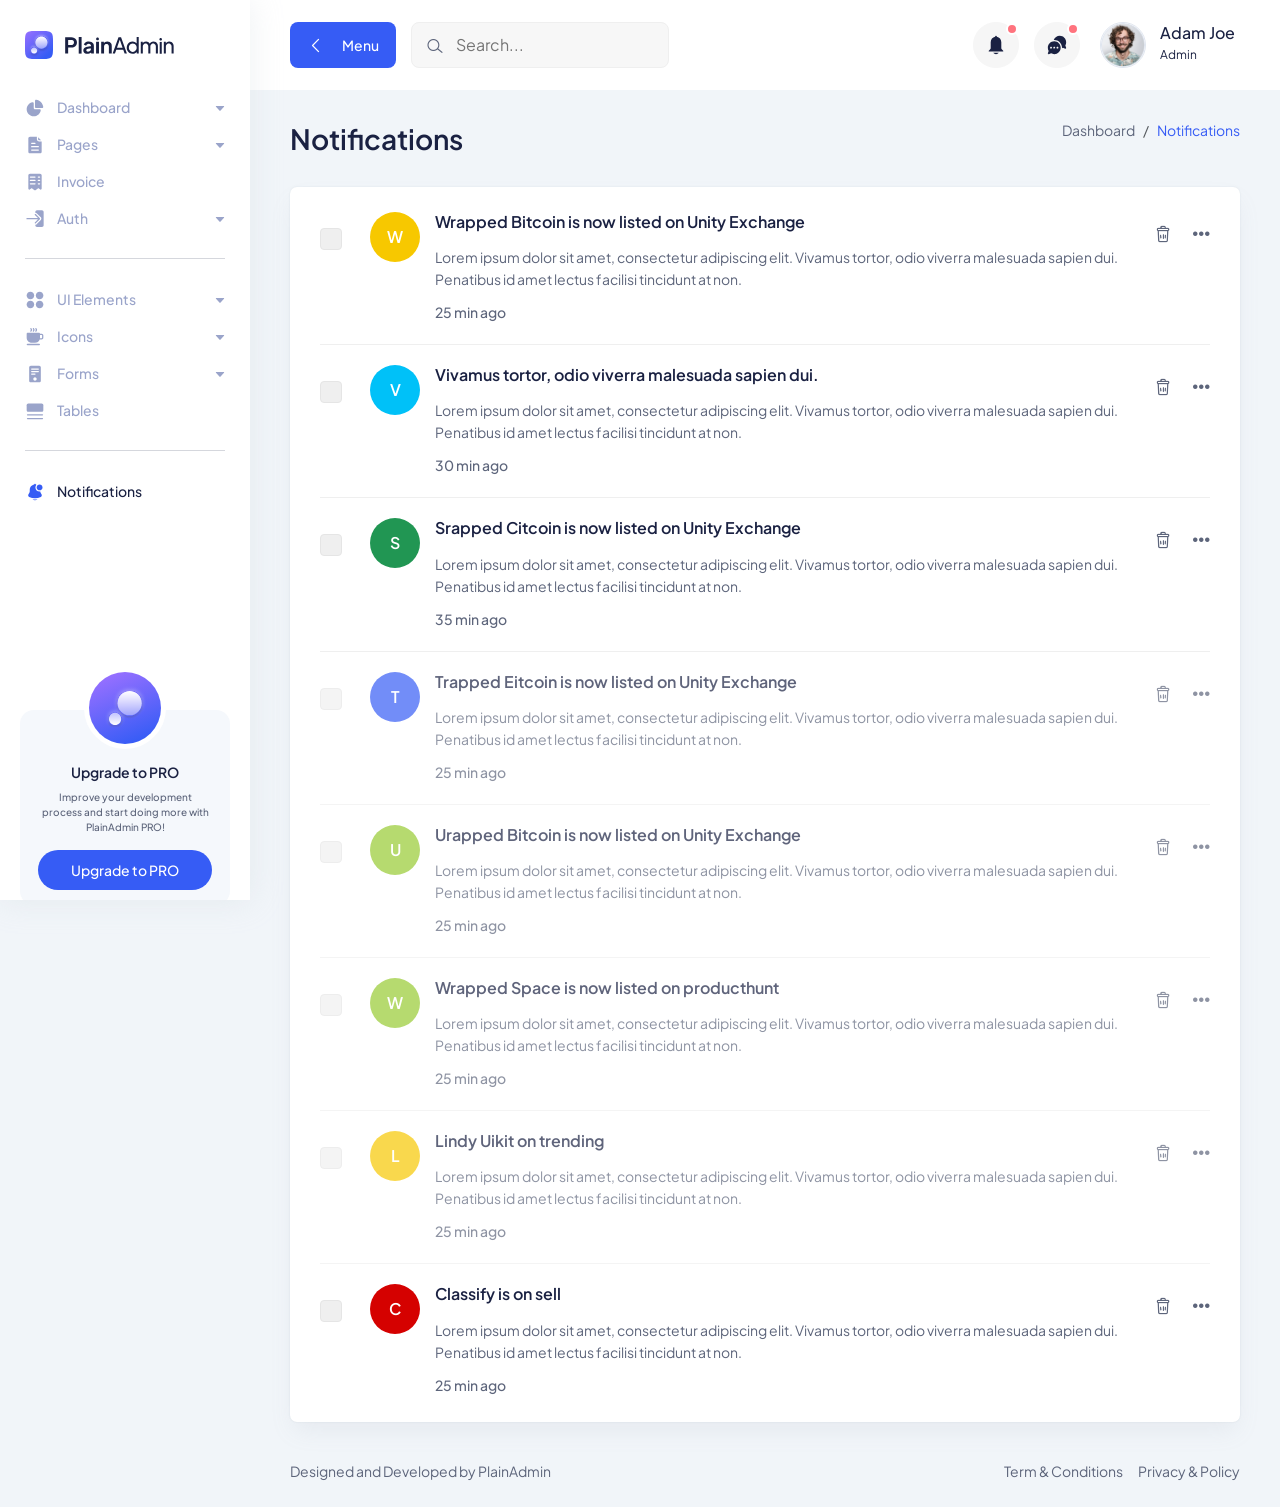
<file: admin/notification.html>
<!DOCTYPE html>
<html lang="en">
  <head>
    <meta charset="UTF-8" />
    <meta http-equiv="X-UA-Compatible" content="IE=edge" />
    <meta name="viewport" content="width=device-width, initial-scale=1.0" />
    <link rel="shortcut icon" href="assets/images/favicon.svg" type="image/x-icon" />
    <title>Notification | PlainAdmin Demo</title>

    <!-- ========== All CSS files linkup ========= -->
    <link rel="stylesheet" href="assets/css/bootstrap.min.css" />
    <link rel="stylesheet" href="assets/css/lineicons.css" />
    <link rel="stylesheet" href="assets/css/materialdesignicons.min.css" />
    <link rel="stylesheet" href="assets/css/fullcalendar.css" />
    <link rel="stylesheet" href="assets/css/main.css" />
  </head>
  <body>
    <!-- ======== Preloader =========== -->
    <div id="preloader">
      <div class="spinner"></div>
    </div>
    <!-- ======== Preloader =========== -->

    <!-- ======== sidebar-nav start =========== -->
    <aside class="sidebar-nav-wrapper">
      <div class="navbar-logo">
        <a href="index.html">
          <img src="assets/images/logo/logo.svg" alt="logo" />
        </a>
      </div>
      <nav class="sidebar-nav">
        <ul>
          <li class="nav-item nav-item-has-children">
            <a
              href="#0"
              class="collapsed"
              data-bs-toggle="collapse"
              data-bs-target="#ddmenu_1"
              aria-controls="ddmenu_1"
              aria-expanded="false"
              aria-label="Toggle navigation"
            >
              <span class="icon">
                <svg width="20" height="20" viewBox="0 0 20 20" fill="none" xmlns="http://www.w3.org/2000/svg">
                  <path
                    d="M8.74999 18.3333C12.2376 18.3333 15.1364 15.8128 15.7244 12.4941C15.8448 11.8143 15.2737 11.25 14.5833 11.25H9.99999C9.30966 11.25 8.74999 10.6903 8.74999 10V5.41666C8.74999 4.7263 8.18563 4.15512 7.50586 4.27556C4.18711 4.86357 1.66666 7.76243 1.66666 11.25C1.66666 15.162 4.83797 18.3333 8.74999 18.3333Z" />
                  <path
                    d="M17.0833 10C17.7737 10 18.3432 9.43708 18.2408 8.75433C17.7005 5.14918 14.8508 2.29947 11.2457 1.75912C10.5629 1.6568 10 2.2263 10 2.91665V9.16666C10 9.62691 10.3731 10 10.8333 10H17.0833Z" />
                </svg>
              </span>
              <span class="text">Dashboard</span>
            </a>
            <ul id="ddmenu_1" class="collapse dropdown-nav">
              <li>
                <a href="index.html"> eCommerce </a>
              </li>
            </ul>
          </li>
          <li class="nav-item nav-item-has-children">
            <a
              href="#0"
              class="collapsed"
              data-bs-toggle="collapse"
              data-bs-target="#ddmenu_2"
              aria-controls="ddmenu_2"
              aria-expanded="false"
              aria-label="Toggle navigation"
            >
              <span class="icon">
                <svg width="20" height="20" viewBox="0 0 20 20" fill="none" xmlns="http://www.w3.org/2000/svg">
                  <path
                    d="M11.8097 1.66667C11.8315 1.66667 11.8533 1.6671 11.875 1.66796V4.16667C11.875 5.43232 12.901 6.45834 14.1667 6.45834H16.6654C16.6663 6.48007 16.6667 6.50186 16.6667 6.5237V16.6667C16.6667 17.5872 15.9205 18.3333 15 18.3333H5.00001C4.07954 18.3333 3.33334 17.5872 3.33334 16.6667V3.33334C3.33334 2.41286 4.07954 1.66667 5.00001 1.66667H11.8097ZM6.66668 7.70834C6.3215 7.70834 6.04168 7.98816 6.04168 8.33334C6.04168 8.67851 6.3215 8.95834 6.66668 8.95834H10C10.3452 8.95834 10.625 8.67851 10.625 8.33334C10.625 7.98816 10.3452 7.70834 10 7.70834H6.66668ZM6.04168 11.6667C6.04168 12.0118 6.3215 12.2917 6.66668 12.2917H13.3333C13.6785 12.2917 13.9583 12.0118 13.9583 11.6667C13.9583 11.3215 13.6785 11.0417 13.3333 11.0417H6.66668C6.3215 11.0417 6.04168 11.3215 6.04168 11.6667ZM6.66668 14.375C6.3215 14.375 6.04168 14.6548 6.04168 15C6.04168 15.3452 6.3215 15.625 6.66668 15.625H13.3333C13.6785 15.625 13.9583 15.3452 13.9583 15C13.9583 14.6548 13.6785 14.375 13.3333 14.375H6.66668Z" />
                  <path
                    d="M13.125 2.29167L16.0417 5.20834H14.1667C13.5913 5.20834 13.125 4.74197 13.125 4.16667V2.29167Z" />
                </svg>
              </span>
              <span class="text">Pages</span>
            </a>
            <ul id="ddmenu_2" class="collapse dropdown-nav">
              <li>
                <a href="settings.html"> Settings </a>
              </li>
              <li>
                <a href="blank-page.html"> Blank Page </a>
              </li>
            </ul>
          </li>
          <li class="nav-item">
            <a href="invoice.html">
              <span class="icon">
                <svg width="20" height="20" viewBox="0 0 20 20" fill="none" xmlns="http://www.w3.org/2000/svg">
                  <path
                    d="M3.33334 3.35442C3.33334 2.4223 4.07954 1.66666 5.00001 1.66666H15C15.9205 1.66666 16.6667 2.4223 16.6667 3.35442V16.8565C16.6667 17.5519 15.8827 17.9489 15.3333 17.5317L13.8333 16.3924C13.537 16.1673 13.1297 16.1673 12.8333 16.3924L10.5 18.1646C10.2037 18.3896 9.79634 18.3896 9.50001 18.1646L7.16668 16.3924C6.87038 16.1673 6.46298 16.1673 6.16668 16.3924L4.66668 17.5317C4.11731 17.9489 3.33334 17.5519 3.33334 16.8565V3.35442ZM4.79168 5.04218C4.79168 5.39173 5.0715 5.6751 5.41668 5.6751H10C10.3452 5.6751 10.625 5.39173 10.625 5.04218C10.625 4.69264 10.3452 4.40927 10 4.40927H5.41668C5.0715 4.40927 4.79168 4.69264 4.79168 5.04218ZM5.41668 7.7848C5.0715 7.7848 4.79168 8.06817 4.79168 8.41774C4.79168 8.76724 5.0715 9.05066 5.41668 9.05066H10C10.3452 9.05066 10.625 8.76724 10.625 8.41774C10.625 8.06817 10.3452 7.7848 10 7.7848H5.41668ZM4.79168 11.7932C4.79168 12.1428 5.0715 12.4262 5.41668 12.4262H10C10.3452 12.4262 10.625 12.1428 10.625 11.7932C10.625 11.4437 10.3452 11.1603 10 11.1603H5.41668C5.0715 11.1603 4.79168 11.4437 4.79168 11.7932ZM13.3333 4.40927C12.9882 4.40927 12.7083 4.69264 12.7083 5.04218C12.7083 5.39173 12.9882 5.6751 13.3333 5.6751H14.5833C14.9285 5.6751 15.2083 5.39173 15.2083 5.04218C15.2083 4.69264 14.9285 4.40927 14.5833 4.40927H13.3333ZM12.7083 8.41774C12.7083 8.76724 12.9882 9.05066 13.3333 9.05066H14.5833C14.9285 9.05066 15.2083 8.76724 15.2083 8.41774C15.2083 8.06817 14.9285 7.7848 14.5833 7.7848H13.3333C12.9882 7.7848 12.7083 8.06817 12.7083 8.41774ZM13.3333 11.1603C12.9882 11.1603 12.7083 11.4437 12.7083 11.7932C12.7083 12.1428 12.9882 12.4262 13.3333 12.4262H14.5833C14.9285 12.4262 15.2083 12.1428 15.2083 11.7932C15.2083 11.4437 14.9285 11.1603 14.5833 11.1603H13.3333Z" />
                </svg>
              </span>
              <span class="text">Invoice</span>
            </a>
          </li>
          <li class="nav-item nav-item-has-children">
            <a
              href="#0"
              class="collapsed"
              data-bs-toggle="collapse"
              data-bs-target="#ddmenu_3"
              aria-controls="ddmenu_3"
              aria-expanded="false"
              aria-label="Toggle navigation"
            >
              <span class="icon">
                <svg width="20" height="20" viewBox="0 0 20 20" fill="none" xmlns="http://www.w3.org/2000/svg">
                  <path
                    d="M14.9211 10.1294C15.1652 9.88534 15.1652 9.48967 14.9211 9.24559L10.7544 5.0789C10.5103 4.83482 10.1147 4.83482 9.87057 5.0789C9.62649 5.32297 9.62649 5.71871 9.87057 5.96278L12.9702 9.06251H1.97916C1.63398 9.06251 1.35416 9.34234 1.35416 9.68751C1.35416 10.0327 1.63398 10.3125 1.97916 10.3125H12.9702L9.87057 13.4123C9.62649 13.6563 9.62649 14.052 9.87057 14.2961C10.1147 14.5402 10.5103 14.5402 10.7544 14.2961L14.9211 10.1294Z" />
                  <path
                    d="M11.6383 15.18L15.805 11.0133C16.5373 10.2811 16.5373 9.09391 15.805 8.36166L11.6383 4.195C11.2722 3.82888 10.7923 3.64582 10.3125 3.64582V3.02082C10.3125 2.10035 11.0587 1.35416 11.9792 1.35416H16.9792C17.8997 1.35416 18.6458 2.10035 18.6458 3.02082V16.3542C18.6458 17.2747 17.8997 18.0208 16.9792 18.0208H11.9792C11.0587 18.0208 10.3125 17.2747 10.3125 16.3542V15.7292C10.7923 15.7292 11.2722 15.5461 11.6383 15.18Z" />
                </svg>
              </span>
              <span class="text">Auth</span>
            </a>
            <ul id="ddmenu_3" class="collapse dropdown-nav">
              <li>
                <a href="signin.html"> Sign In </a>
              </li>
              <li>
                <a href="signup.html"> Sign Up </a>
              </li>
            </ul>
          </li>
          <span class="divider"><hr /></span>
          <li class="nav-item nav-item-has-children">
            <a
              href="#0"
              class="collapsed"
              data-bs-toggle="collapse"
              data-bs-target="#ddmenu_4"
              aria-controls="ddmenu_4"
              aria-expanded="false"
              aria-label="Toggle navigation"
            >
              <span class="icon">
                <svg width="20" height="20" viewBox="0 0 20 20" fill="none" xmlns="http://www.w3.org/2000/svg">
                  <path
                    d="M1.66666 5.41669C1.66666 3.34562 3.34559 1.66669 5.41666 1.66669C7.48772 1.66669 9.16666 3.34562 9.16666 5.41669C9.16666 7.48775 7.48772 9.16669 5.41666 9.16669C3.34559 9.16669 1.66666 7.48775 1.66666 5.41669Z" />
                  <path
                    d="M1.66666 14.5834C1.66666 12.5123 3.34559 10.8334 5.41666 10.8334C7.48772 10.8334 9.16666 12.5123 9.16666 14.5834C9.16666 16.6545 7.48772 18.3334 5.41666 18.3334C3.34559 18.3334 1.66666 16.6545 1.66666 14.5834Z" />
                  <path
                    d="M10.8333 5.41669C10.8333 3.34562 12.5123 1.66669 14.5833 1.66669C16.6544 1.66669 18.3333 3.34562 18.3333 5.41669C18.3333 7.48775 16.6544 9.16669 14.5833 9.16669C12.5123 9.16669 10.8333 7.48775 10.8333 5.41669Z" />
                  <path
                    d="M10.8333 14.5834C10.8333 12.5123 12.5123 10.8334 14.5833 10.8334C16.6544 10.8334 18.3333 12.5123 18.3333 14.5834C18.3333 16.6545 16.6544 18.3334 14.5833 18.3334C12.5123 18.3334 10.8333 16.6545 10.8333 14.5834Z" />
                </svg>
              </span>
              <span class="text">UI Elements </span>
            </a>
            <ul id="ddmenu_4" class="collapse dropdown-nav">
              <li>
                <a href="alerts.html"> Alerts </a>
              </li>
              <li>
                <a href="buttons.html"> Buttons </a>
              </li>
              <li>
                <a href="cards.html"> Cards </a>
              </li>
              <li>
                <a href="typography.html"> Typography </a>
              </li>
            </ul>
          </li>
          <li class="nav-item nav-item-has-children">
            <a
              href="#0"
              class="collapsed"
              data-bs-toggle="collapse"
              data-bs-target="#ddmenu_55"
              aria-controls="ddmenu_55"
              aria-expanded="false"
              aria-label="Toggle navigation"
            >
              <span class="icon">
                <svg width="20" height="20" viewBox="0 0 20 20" fill="none" xmlns="http://www.w3.org/2000/svg">
                  <path
                    d="M5.48663 1.1466C5.77383 0.955131 6.16188 1.03274 6.35335 1.31994L6.87852 2.10769C7.20508 2.59755 7.20508 3.23571 6.87852 3.72556L6.35335 4.51331C6.16188 4.80052 5.77383 4.87813 5.48663 4.68666C5.19943 4.49519 5.12182 4.10715 5.31328 3.81994L5.83845 3.03219C5.88511 2.96221 5.88511 2.87105 5.83845 2.80106L5.31328 2.01331C5.12182 1.72611 5.19943 1.33806 5.48663 1.1466Z" />
                  <path
                    d="M2.49999 5.83331C2.03976 5.83331 1.66666 6.2064 1.66666 6.66665V10.8333C1.66666 13.5948 3.90523 15.8333 6.66666 15.8333H9.99999C12.1856 15.8333 14.0436 14.431 14.7235 12.4772C14.8134 12.4922 14.9058 12.5 15 12.5H16.6667C17.5872 12.5 18.3333 11.7538 18.3333 10.8333V8.33331C18.3333 7.41284 17.5872 6.66665 16.6667 6.66665H15C15 6.2064 14.6269 5.83331 14.1667 5.83331H2.49999ZM14.9829 11.2496C14.9942 11.1123 15 10.9735 15 10.8333V7.91665H16.6667C16.8967 7.91665 17.0833 8.10319 17.0833 8.33331V10.8333C17.0833 11.0634 16.8967 11.25 16.6667 11.25H15L14.9898 11.2498L14.9829 11.2496Z" />
                  <path
                    d="M8.85332 1.31994C8.6619 1.03274 8.27383 0.955131 7.98663 1.1466C7.69943 1.33806 7.62182 1.72611 7.81328 2.01331L8.33848 2.80106C8.38507 2.87105 8.38507 2.96221 8.33848 3.03219L7.81328 3.81994C7.62182 4.10715 7.69943 4.49519 7.98663 4.68666C8.27383 4.87813 8.6619 4.80052 8.85332 4.51331L9.37848 3.72556C9.70507 3.23571 9.70507 2.59755 9.37848 2.10769L8.85332 1.31994Z" />
                  <path
                    d="M10.4867 1.1466C10.7738 0.955131 11.1619 1.03274 11.3533 1.31994L11.8785 2.10769C12.2051 2.59755 12.2051 3.23571 11.8785 3.72556L11.3533 4.51331C11.1619 4.80052 10.7738 4.87813 10.4867 4.68666C10.1994 4.49519 10.1218 4.10715 10.3133 3.81994L10.8385 3.03219C10.8851 2.96221 10.8851 2.87105 10.8385 2.80106L10.3133 2.01331C10.1218 1.72611 10.1994 1.33806 10.4867 1.1466Z" />
                  <path
                    d="M2.49999 16.6667C2.03976 16.6667 1.66666 17.0398 1.66666 17.5C1.66666 17.9602 2.03976 18.3334 2.49999 18.3334H14.1667C14.6269 18.3334 15 17.9602 15 17.5C15 17.0398 14.6269 16.6667 14.1667 16.6667H2.49999Z" />
                </svg>
              </span>
              <span class="text">Icons</span>
            </a>
            <ul id="ddmenu_55" class="collapse dropdown-nav">
              <li>
                <a href="icons.html"> LineIcons </a>
              </li>
              <li>
                <a href="mdi-icons.html"> MDI Icons </a>
              </li>
            </ul>
          </li>
          <li class="nav-item nav-item-has-children">
            <a
              href="#0"
              class="collapsed"
              data-bs-toggle="collapse"
              data-bs-target="#ddmenu_5"
              aria-controls="ddmenu_5"
              aria-expanded="false"
              aria-label="Toggle navigation"
            >
              <span class="icon">
                <svg width="20" height="20" viewBox="0 0 20 20" fill="none" xmlns="http://www.w3.org/2000/svg">
                  <path
                    d="M4.16666 3.33335C4.16666 2.41288 4.91285 1.66669 5.83332 1.66669H14.1667C15.0872 1.66669 15.8333 2.41288 15.8333 3.33335V16.6667C15.8333 17.5872 15.0872 18.3334 14.1667 18.3334H5.83332C4.91285 18.3334 4.16666 17.5872 4.16666 16.6667V3.33335ZM6.04166 5.00002C6.04166 5.3452 6.32148 5.62502 6.66666 5.62502H13.3333C13.6785 5.62502 13.9583 5.3452 13.9583 5.00002C13.9583 4.65485 13.6785 4.37502 13.3333 4.37502H6.66666C6.32148 4.37502 6.04166 4.65485 6.04166 5.00002ZM6.66666 6.87502C6.32148 6.87502 6.04166 7.15485 6.04166 7.50002C6.04166 7.8452 6.32148 8.12502 6.66666 8.12502H13.3333C13.6785 8.12502 13.9583 7.8452 13.9583 7.50002C13.9583 7.15485 13.6785 6.87502 13.3333 6.87502H6.66666ZM6.04166 10C6.04166 10.3452 6.32148 10.625 6.66666 10.625H9.99999C10.3452 10.625 10.625 10.3452 10.625 10C10.625 9.65485 10.3452 9.37502 9.99999 9.37502H6.66666C6.32148 9.37502 6.04166 9.65485 6.04166 10ZM9.99999 16.6667C10.9205 16.6667 11.6667 15.9205 11.6667 15C11.6667 14.0795 10.9205 13.3334 9.99999 13.3334C9.07949 13.3334 8.33332 14.0795 8.33332 15C8.33332 15.9205 9.07949 16.6667 9.99999 16.6667Z" />
                </svg>
              </span>
              <span class="text"> Forms </span>
            </a>
            <ul id="ddmenu_5" class="collapse dropdown-nav">
              <li>
                <a href="form-elements.html"> Form Elements </a>
              </li>
            </ul>
          </li>
          <li class="nav-item">
            <a href="tables.html">
              <span class="icon">
                <svg width="20" height="20" viewBox="0 0 20 20" fill="none" xmlns="http://www.w3.org/2000/svg">
                  <path
                    d="M1.66666 4.16667C1.66666 3.24619 2.41285 2.5 3.33332 2.5H16.6667C17.5872 2.5 18.3333 3.24619 18.3333 4.16667V9.16667C18.3333 10.0872 17.5872 10.8333 16.6667 10.8333H3.33332C2.41285 10.8333 1.66666 10.0872 1.66666 9.16667V4.16667Z" />
                  <path
                    d="M1.875 13.75C1.875 13.4048 2.15483 13.125 2.5 13.125H17.5C17.8452 13.125 18.125 13.4048 18.125 13.75C18.125 14.0952 17.8452 14.375 17.5 14.375H2.5C2.15483 14.375 1.875 14.0952 1.875 13.75Z" />
                  <path
                    d="M2.5 16.875C2.15483 16.875 1.875 17.1548 1.875 17.5C1.875 17.8452 2.15483 18.125 2.5 18.125H17.5C17.8452 18.125 18.125 17.8452 18.125 17.5C18.125 17.1548 17.8452 16.875 17.5 16.875H2.5Z" />
                </svg>
              </span>
              <span class="text">Tables</span>
            </a>
          </li>
          <span class="divider"><hr /></span>

          <li class="nav-item active">
            <a href="notification.html">
              <span class="icon">
                <svg width="20" height="20" viewBox="0 0 20 20" fill="none" xmlns="http://www.w3.org/2000/svg">
                  <path
                    d="M10.8333 2.50008C10.8333 2.03984 10.4602 1.66675 9.99999 1.66675C9.53975 1.66675 9.16666 2.03984 9.16666 2.50008C9.16666 2.96032 9.53975 3.33341 9.99999 3.33341C10.4602 3.33341 10.8333 2.96032 10.8333 2.50008Z" />
                  <path
                    d="M17.5 5.41673C17.5 7.02756 16.1942 8.33339 14.5833 8.33339C12.9725 8.33339 11.6667 7.02756 11.6667 5.41673C11.6667 3.80589 12.9725 2.50006 14.5833 2.50006C16.1942 2.50006 17.5 3.80589 17.5 5.41673Z" />
                  <path
                    d="M11.4272 2.69637C10.9734 2.56848 10.4947 2.50006 10 2.50006C7.10054 2.50006 4.75003 4.85057 4.75003 7.75006V9.20873C4.75003 9.72814 4.62082 10.2393 4.37404 10.6963L3.36705 12.5611C2.89938 13.4272 3.26806 14.5081 4.16749 14.9078C7.88074 16.5581 12.1193 16.5581 15.8326 14.9078C16.732 14.5081 17.1007 13.4272 16.633 12.5611L15.626 10.6963C15.43 10.3333 15.3081 9.93606 15.2663 9.52773C15.0441 9.56431 14.8159 9.58339 14.5833 9.58339C12.2822 9.58339 10.4167 7.71791 10.4167 5.41673C10.4167 4.37705 10.7975 3.42631 11.4272 2.69637Z" />
                  <path
                    d="M7.48901 17.1925C8.10004 17.8918 8.99841 18.3335 10 18.3335C11.0016 18.3335 11.9 17.8918 12.511 17.1925C10.8482 17.4634 9.15183 17.4634 7.48901 17.1925Z" />
                </svg>
              </span>
              <span class="text">Notifications</span>
            </a>
          </li>
        </ul>
      </nav>
      <div class="promo-box">
        <div class="promo-icon">
          <img class="mx-auto" src="./assets/images/logo/logo-icon-big.svg" alt="Logo">
        </div>
        <h3>Upgrade to PRO</h3>
        <p>Improve your development process and start doing more with PlainAdmin PRO!</p>
        <a href="https://plainadmin.com/pro" target="_blank" rel="nofollow" class="main-btn primary-btn btn-hover">
          Upgrade to PRO
        </a>
      </div>
    </aside>
    <div class="overlay"></div>
    <!-- ======== sidebar-nav end =========== -->

    <!-- ======== main-wrapper start =========== -->
    <main class="main-wrapper">
      <!-- ========== header start ========== -->
      <header class="header">
        <div class="container-fluid">
          <div class="row">
            <div class="col-lg-5 col-md-5 col-6">
              <div class="header-left d-flex align-items-center">
                <div class="menu-toggle-btn mr-15">
                  <button id="menu-toggle" class="main-btn primary-btn btn-hover">
                    <i class="lni lni-chevron-left me-2"></i> Menu
                  </button>
                </div>
                <div class="header-search d-none d-md-flex">
                  <form action="#">
                    <input type="text" placeholder="Search..." />
                    <button><i class="lni lni-search-alt"></i></button>
                  </form>
                </div>
              </div>
            </div>
            <div class="col-lg-7 col-md-7 col-6">
              <div class="header-right">
                <!-- notification start -->
                <div class="notification-box ml-15 d-none d-md-flex">
                  <button class="dropdown-toggle" type="button" id="notification" data-bs-toggle="dropdown"
                    aria-expanded="false">
                    <svg width="22" height="22" viewBox="0 0 22 22" fill="none" xmlns="http://www.w3.org/2000/svg">
                      <path
                        d="M11 20.1667C9.88317 20.1667 8.88718 19.63 8.23901 18.7917H13.761C13.113 19.63 12.1169 20.1667 11 20.1667Z"
                        fill="" />
                      <path
                        d="M10.1157 2.74999C10.1157 2.24374 10.5117 1.83333 11 1.83333C11.4883 1.83333 11.8842 2.24374 11.8842 2.74999V2.82604C14.3932 3.26245 16.3051 5.52474 16.3051 8.24999V14.287C16.3051 14.5301 16.3982 14.7633 16.564 14.9352L18.2029 16.6342C18.4814 16.9229 18.2842 17.4167 17.8903 17.4167H4.10961C3.71574 17.4167 3.5185 16.9229 3.797 16.6342L5.43589 14.9352C5.6017 14.7633 5.69485 14.5301 5.69485 14.287V8.24999C5.69485 5.52474 7.60672 3.26245 10.1157 2.82604V2.74999Z"
                        fill="" />
                    </svg>
                    <span></span>
                  </button>
                  <ul class="dropdown-menu dropdown-menu-end" aria-labelledby="notification">
                    <li>
                      <a href="#0">
                        <div class="image">
                          <img src="assets/images/lead/lead-6.png" alt="" />
                        </div>
                        <div class="content">
                          <h6>
                            John Doe
                            <span class="text-regular">
                              comment on a product.
                            </span>
                          </h6>
                          <p>
                            Lorem ipsum dolor sit amet, consect etur adipiscing
                            elit Vivamus tortor.
                          </p>
                          <span>10 mins ago</span>
                        </div>
                      </a>
                    </li>
                    <li>
                      <a href="#0">
                        <div class="image">
                          <img src="assets/images/lead/lead-1.png" alt="" />
                        </div>
                        <div class="content">
                          <h6>
                            Jonathon
                            <span class="text-regular">
                              like on a product.
                            </span>
                          </h6>
                          <p>
                            Lorem ipsum dolor sit amet, consect etur adipiscing
                            elit Vivamus tortor.
                          </p>
                          <span>10 mins ago</span>
                        </div>
                      </a>
                    </li>
                  </ul>
                </div>
                <!-- notification end -->
                <!-- message start -->
                <div class="header-message-box ml-15 d-none d-md-flex">
                  <button class="dropdown-toggle" type="button" id="message" data-bs-toggle="dropdown"
                    aria-expanded="false">
                    <svg width="22" height="22" viewBox="0 0 22 22" fill="none" xmlns="http://www.w3.org/2000/svg">
                      <path
                        d="M7.74866 5.97421C7.91444 5.96367 8.08162 5.95833 8.25005 5.95833C12.5532 5.95833 16.0417 9.4468 16.0417 13.75C16.0417 13.9184 16.0364 14.0856 16.0259 14.2514C16.3246 14.138 16.6127 14.003 16.8883 13.8482L19.2306 14.629C19.7858 14.8141 20.3141 14.2858 20.129 13.7306L19.3482 11.3882C19.8694 10.4604 20.1667 9.38996 20.1667 8.25C20.1667 4.70617 17.2939 1.83333 13.75 1.83333C11.0077 1.83333 8.66702 3.55376 7.74866 5.97421Z"
                        fill="" />
                      <path
                        d="M14.6667 13.75C14.6667 17.2938 11.7939 20.1667 8.25004 20.1667C7.11011 20.1667 6.03962 19.8694 5.11182 19.3482L2.76946 20.129C2.21421 20.3141 1.68597 19.7858 1.87105 19.2306L2.65184 16.8882C2.13062 15.9604 1.83338 14.89 1.83338 13.75C1.83338 10.2062 4.70622 7.33333 8.25004 7.33333C11.7939 7.33333 14.6667 10.2062 14.6667 13.75ZM5.95838 13.75C5.95838 13.2437 5.54797 12.8333 5.04171 12.8333C4.53545 12.8333 4.12504 13.2437 4.12504 13.75C4.12504 14.2563 4.53545 14.6667 5.04171 14.6667C5.54797 14.6667 5.95838 14.2563 5.95838 13.75ZM9.16671 13.75C9.16671 13.2437 8.7563 12.8333 8.25004 12.8333C7.74379 12.8333 7.33338 13.2437 7.33338 13.75C7.33338 14.2563 7.74379 14.6667 8.25004 14.6667C8.7563 14.6667 9.16671 14.2563 9.16671 13.75ZM11.4584 14.6667C11.9647 14.6667 12.375 14.2563 12.375 13.75C12.375 13.2437 11.9647 12.8333 11.4584 12.8333C10.9521 12.8333 10.5417 13.2437 10.5417 13.75C10.5417 14.2563 10.9521 14.6667 11.4584 14.6667Z"
                        fill="" />
                    </svg>
                    <span></span>
                  </button>
                  <ul class="dropdown-menu dropdown-menu-end" aria-labelledby="message">
                    <li>
                      <a href="#0">
                        <div class="image">
                          <img src="assets/images/lead/lead-5.png" alt="" />
                        </div>
                        <div class="content">
                          <h6>Jacob Jones</h6>
                          <p>Hey!I can across your profile and ...</p>
                          <span>10 mins ago</span>
                        </div>
                      </a>
                    </li>
                    <li>
                      <a href="#0">
                        <div class="image">
                          <img src="assets/images/lead/lead-3.png" alt="" />
                        </div>
                        <div class="content">
                          <h6>John Doe</h6>
                          <p>Would you mind please checking out</p>
                          <span>12 mins ago</span>
                        </div>
                      </a>
                    </li>
                    <li>
                      <a href="#0">
                        <div class="image">
                          <img src="assets/images/lead/lead-2.png" alt="" />
                        </div>
                        <div class="content">
                          <h6>Anee Lee</h6>
                          <p>Hey! are you available for freelance?</p>
                          <span>1h ago</span>
                        </div>
                      </a>
                    </li>
                  </ul>
                </div>
                <!-- message end -->
                <!-- profile start -->
                <div class="profile-box ml-15">
                  <button class="dropdown-toggle bg-transparent border-0" type="button" id="profile"
                    data-bs-toggle="dropdown" aria-expanded="false">
                    <div class="profile-info">
                      <div class="info">
                        <div class="image">
                          <img src="assets/images/profile/profile-image.png" alt="" />
                        </div>
                        <div>
                          <h6 class="fw-500">Adam Joe</h6>
                          <p>Admin</p>
                        </div>
                      </div>
                    </div>
                  </button>
                  <ul class="dropdown-menu dropdown-menu-end" aria-labelledby="profile">
                    <li>
                      <div class="author-info flex items-center !p-1">
                        <div class="image">
                          <img src="assets/images/profile/profile-image.png" alt="image">
                        </div>
                        <div class="content">
                          <h4 class="text-sm">Adam Joe</h4>
                          <a class="text-black/40 dark:text-white/40 hover:text-black dark:hover:text-white text-xs"
                            href="#">Email@gmail.com</a>
                        </div>
                      </div>
                    </li>
                    <li class="divider"></li>
                    <li>
                      <a href="#0">
                        <i class="lni lni-user"></i> View Profile
                      </a>
                    </li>
                    <li>
                      <a href="#0">
                        <i class="lni lni-alarm"></i> Notifications
                      </a>
                    </li>
                    <li>
                      <a href="#0"> <i class="lni lni-inbox"></i> Messages </a>
                    </li>
                    <li>
                      <a href="#0"> <i class="lni lni-cog"></i> Settings </a>
                    </li>
                    <li class="divider"></li>
                    <li>
                      <a href="#0"> <i class="lni lni-exit"></i> Sign Out </a>
                    </li>
                  </ul>
                </div>
                <!-- profile end -->
              </div>
            </div>
          </div>
        </div>
      </header>
      <!-- ========== header end ========== -->

      <!-- ========== notification-wrapper start ========== -->
      <div class="notification-wrapper">
        <div class="container-fluid">
          <!-- ========== title-wrapper start ========== -->
          <div class="title-wrapper pt-30">
            <div class="row align-items-center">
              <div class="col-md-6">
                <div class="title">
                  <h2>Notifications</h2>
                </div>
              </div>
              <!-- end col -->
              <div class="col-md-6">
                <div class="breadcrumb-wrapper">
                  <nav aria-label="breadcrumb">
                    <ol class="breadcrumb">
                      <li class="breadcrumb-item">
                        <a href="#0">Dashboard</a>
                      </li>
                      <li class="breadcrumb-item active" aria-current="page">
                        Notifications
                      </li>
                    </ol>
                  </nav>
                </div>
              </div>
              <!-- end col -->
            </div>
            <!-- end row -->
          </div>
          <!-- ========== title-wrapper end ========== -->

          <div class="card-style">
            <div class="single-notification">
              <div class="checkbox">
                <div class="form-check checkbox-style mb-20">
                  <input class="form-check-input" type="checkbox" value="" id="checkbox-1" />
                </div>
              </div>
              <div class="notification">
                <div class="image warning-bg">
                  <span>W</span>
                </div>
                <a href="#0" class="content">
                  <h6>Wrapped Bitcoin is now listed on Unity Exchange</h6>
                  <p class="text-sm text-gray">
                    Lorem ipsum dolor sit amet, consectetur adipiscing elit.
                    Vivamus tortor, odio viverra malesuada sapien dui. Penatibus
                    id amet lectus facilisi tincidunt at non.
                  </p>
                  <span class="text-sm text-medium text-gray">25 min ago</span>
                </a>
              </div>
              <div class="action">
                <button class="delete-btn">
                  <i class="lni lni-trash-can"></i>
                </button>
                <button class="more-btn dropdown-toggle" id="moreAction" data-bs-toggle="dropdown" aria-expanded="false">
                  <i class="lni lni-more-alt"></i>
                </button>
                <ul class="dropdown-menu dropdown-menu-end" aria-labelledby="moreAction">
                  <li class="dropdown-item">
                    <a href="#0" class="text-gray">Mark as Read</a>
                  </li>
                  <li class="dropdown-item">
                    <a href="#0" class="text-gray">Reply</a>
                  </li>
                </ul>
              </div>
            </div>
            <!-- end single notification -->
            <div class="single-notification">
              <div class="checkbox">
                <div class="form-check checkbox-style mb-20">
                  <input class="form-check-input" type="checkbox" value="" id="checkbox-2" />
                </div>
              </div>
              <div class="notification">
                <div class="image secondary-bg">
                  <span>V</span>
                </div>
                <a href="#0" class="content">
                  <h6>Vivamus tortor, odio viverra malesuada sapien dui.</h6>
                  <p class="text-sm text-gray">
                    Lorem ipsum dolor sit amet, consectetur adipiscing elit.
                    Vivamus tortor, odio viverra malesuada sapien dui. Penatibus
                    id amet lectus facilisi tincidunt at non.
                  </p>
                  <span class="text-sm text-medium text-gray">30 min ago</span>
                </a>
              </div>
              <div class="action">
                <button class="delete-btn">
                  <i class="lni lni-trash-can"></i>
                </button>
                <button class="more-btn dropdown-toggle" id="moreAction" data-bs-toggle="dropdown" aria-expanded="false">
                  <i class="lni lni-more-alt"></i>
                </button>
                <ul class="dropdown-menu dropdown-menu-end" aria-labelledby="moreAction">
                  <li class="dropdown-item">
                    <a href="#0" class="text-gray">Mark as Read</a>
                  </li>
                  <li class="dropdown-item">
                    <a href="#0" class="text-gray">Reply</a>
                  </li>
                </ul>
              </div>
            </div>
            <!-- end single notification -->
            <div class="single-notification">
              <div class="checkbox">
                <div class="form-check checkbox-style mb-20">
                  <input class="form-check-input" type="checkbox" value="" id="checkbox-3" />
                </div>
              </div>
              <div class="notification">
                <div class="image success-bg">
                  <span>S</span>
                </div>
                <a href="#0" class="content">
                  <h6>Srapped Citcoin is now listed on Unity Exchange</h6>
                  <p class="text-sm text-gray">
                    Lorem ipsum dolor sit amet, consectetur adipiscing elit.
                    Vivamus tortor, odio viverra malesuada sapien dui. Penatibus
                    id amet lectus facilisi tincidunt at non.
                  </p>
                  <span class="text-sm text-medium text-gray">35 min ago</span>
                </a>
              </div>
              <div class="action">
                <button class="delete-btn">
                  <i class="lni lni-trash-can"></i>
                </button>
                <button class="more-btn dropdown-toggle" id="moreAction" data-bs-toggle="dropdown" aria-expanded="false">
                  <i class="lni lni-more-alt"></i>
                </button>
                <ul class="dropdown-menu dropdown-menu-end" aria-labelledby="moreAction">
                  <li class="dropdown-item">
                    <a href="#0" class="text-gray">Mark as Read</a>
                  </li>
                  <li class="dropdown-item">
                    <a href="#0" class="text-gray">Reply</a>
                  </li>
                </ul>
              </div>
            </div>
            <!-- end single notification -->
            <div class="single-notification readed">
              <div class="checkbox">
                <div class="form-check checkbox-style mb-20">
                  <input class="form-check-input" type="checkbox" value="" id="checkbox-3" />
                </div>
              </div>
              <div class="notification">
                <div class="image primary-bg">
                  <span>T</span>
                </div>
                <a href="#0" class="content">
                  <h6>Trapped Eitcoin is now listed on Unity Exchange</h6>
                  <p class="text-sm text-gray">
                    Lorem ipsum dolor sit amet, consectetur adipiscing elit.
                    Vivamus tortor, odio viverra malesuada sapien dui. Penatibus
                    id amet lectus facilisi tincidunt at non.
                  </p>
                  <span class="text-sm text-medium text-gray">25 min ago</span>
                </a>
              </div>
              <div class="action">
                <button class="delete-btn">
                  <i class="lni lni-trash-can"></i>
                </button>
                <button class="more-btn dropdown-toggle" id="moreAction" data-bs-toggle="dropdown" aria-expanded="false">
                  <i class="lni lni-more-alt"></i>
                </button>
                <ul class="dropdown-menu dropdown-menu-end" aria-labelledby="moreAction">
                  <li class="dropdown-item">
                    <a href="#0" class="text-gray">Mark as Read</a>
                  </li>
                  <li class="dropdown-item">
                    <a href="#0" class="text-gray">Reply</a>
                  </li>
                </ul>
              </div>
            </div>
            <!-- end single notification -->
            <div class="single-notification readed">
              <div class="checkbox">
                <div class="form-check checkbox-style mb-20">
                  <input class="form-check-input" type="checkbox" value="" id="checkbox-3" />
                </div>
              </div>
              <div class="notification">
                <div class="image info-bg">
                  <span>U</span>
                </div>
                <a href="#0" class="content">
                  <h6>Urapped Bitcoin is now listed on Unity Exchange</h6>
                  <p class="text-sm text-gray">
                    Lorem ipsum dolor sit amet, consectetur adipiscing elit.
                    Vivamus tortor, odio viverra malesuada sapien dui. Penatibus
                    id amet lectus facilisi tincidunt at non.
                  </p>
                  <span class="text-sm text-medium text-gray">25 min ago</span>
                </a>
              </div>
              <div class="action">
                <button class="delete-btn">
                  <i class="lni lni-trash-can"></i>
                </button>
                <button class="more-btn dropdown-toggle" id="moreAction" data-bs-toggle="dropdown" aria-expanded="false">
                  <i class="lni lni-more-alt"></i>
                </button>
                <ul class="dropdown-menu dropdown-menu-end" aria-labelledby="moreAction">
                  <li class="dropdown-item">
                    <a href="#0" class="text-gray">Mark as Read</a>
                  </li>
                  <li class="dropdown-item">
                    <a href="#0" class="text-gray">Reply</a>
                  </li>
                </ul>
              </div>
            </div>
            <!-- end single notification -->
            <div class="single-notification readed">
              <div class="checkbox">
                <div class="form-check checkbox-style mb-20">
                  <input class="form-check-input" type="checkbox" value="" id="checkbox-3" />
                </div>
              </div>
              <div class="notification">
                <div class="image info-bg">
                  <span>W</span>
                </div>
                <a href="#0" class="content">
                  <h6>Wrapped Space is now listed on producthunt</h6>
                  <p class="text-sm text-gray">
                    Lorem ipsum dolor sit amet, consectetur adipiscing elit.
                    Vivamus tortor, odio viverra malesuada sapien dui. Penatibus
                    id amet lectus facilisi tincidunt at non.
                  </p>
                  <span class="text-sm text-medium text-gray">25 min ago</span>
                </a>
              </div>
              <div class="action">
                <button class="delete-btn">
                  <i class="lni lni-trash-can"></i>
                </button>
                <button class="more-btn dropdown-toggle" id="moreAction" data-bs-toggle="dropdown" aria-expanded="false">
                  <i class="lni lni-more-alt"></i>
                </button>
                <ul class="dropdown-menu dropdown-menu-end" aria-labelledby="moreAction">
                  <li class="dropdown-item">
                    <a href="#0" class="text-gray">Mark as Read</a>
                  </li>
                  <li class="dropdown-item">
                    <a href="#0" class="text-gray">Reply</a>
                  </li>
                </ul>
              </div>
            </div>
            <!-- end single notification -->
            <div class="single-notification readed">
              <div class="checkbox">
                <div class="form-check checkbox-style mb-20">
                  <input class="form-check-input" type="checkbox" value="" id="checkbox-3" />
                </div>
              </div>
              <div class="notification">
                <div class="image warning-bg">
                  <span>L</span>
                </div>
                <a href="#0" class="content">
                  <h6>Lindy Uikit on trending</h6>
                  <p class="text-sm text-gray">
                    Lorem ipsum dolor sit amet, consectetur adipiscing elit.
                    Vivamus tortor, odio viverra malesuada sapien dui. Penatibus
                    id amet lectus facilisi tincidunt at non.
                  </p>
                  <span class="text-sm text-medium text-gray">25 min ago</span>
                </a>
              </div>
              <div class="action">
                <button class="delete-btn">
                  <i class="lni lni-trash-can"></i>
                </button>
                <button class="more-btn dropdown-toggle" id="moreAction" data-bs-toggle="dropdown" aria-expanded="false">
                  <i class="lni lni-more-alt"></i>
                </button>
                <ul class="dropdown-menu dropdown-menu-end" aria-labelledby="moreAction">
                  <li class="dropdown-item">
                    <a href="#0" class="text-gray">Mark as Read</a>
                  </li>
                  <li class="dropdown-item">
                    <a href="#0" class="text-gray">Reply</a>
                  </li>
                </ul>
              </div>
            </div>
            <!-- end single notification -->
            <div class="single-notification">
              <div class="checkbox">
                <div class="form-check checkbox-style mb-20">
                  <input class="form-check-input" type="checkbox" value="" id="checkbox-3" />
                </div>
              </div>
              <div class="notification">
                <div class="image danger-bg">
                  <span>C</span>
                </div>
                <a href="#0" class="content">
                  <h6>Classify is on sell</h6>
                  <p class="text-sm text-gray">
                    Lorem ipsum dolor sit amet, consectetur adipiscing elit.
                    Vivamus tortor, odio viverra malesuada sapien dui. Penatibus
                    id amet lectus facilisi tincidunt at non.
                  </p>
                  <span class="text-sm text-medium text-gray">25 min ago</span>
                </a>
              </div>
              <div class="action">
                <button class="delete-btn">
                  <i class="lni lni-trash-can"></i>
                </button>
                <button class="more-btn dropdown-toggle" id="moreAction" data-bs-toggle="dropdown" aria-expanded="false">
                  <i class="lni lni-more-alt"></i>
                </button>
                <ul class="dropdown-menu dropdown-menu-end" aria-labelledby="moreAction">
                  <li class="dropdown-item">
                    <a href="#0" class="text-gray">Mark as Read</a>
                  </li>
                  <li class="dropdown-item">
                    <a href="#0" class="text-gray">Reply</a>
                  </li>
                </ul>
              </div>
            </div>
            <!-- end single notification -->
          </div>
        </div>
        <!-- end container -->
      </div>
      <!-- ========== notification-wrapper start ========== -->
      <!-- ========== footer start =========== -->
      <footer class="footer">
        <div class="container-fluid">
          <div class="row">
            <div class="col-md-6 order-last order-md-first">
              <div class="copyright text-center text-md-start">
                <p class="text-sm">
                  Designed and Developed by
                  <a href="https://plainadmin.com" rel="nofollow" target="_blank">
                    PlainAdmin
                  </a>
                </p>
              </div>
            </div>
            <!-- end col-->
            <div class="col-md-6">
              <div class="terms d-flex justify-content-center justify-content-md-end">
                <a href="#0" class="text-sm">Term & Conditions</a>
                <a href="#0" class="text-sm ml-15">Privacy & Policy</a>
              </div>
            </div>
          </div>
          <!-- end row -->
        </div>
        <!-- end container -->
      </footer>
      <!-- ========== footer end =========== -->
    </main>
    <!-- ======== main-wrapper end =========== -->

    <!-- ========= All Javascript files linkup ======== -->
    <script src="assets/js/bootstrap.bundle.min.js"></script>
    <script src="assets/js/Chart.min.js"></script>
    <script src="assets/js/dynamic-pie-chart.js"></script>
    <script src="assets/js/moment.min.js"></script>
    <script src="assets/js/fullcalendar.js"></script>
    <script src="assets/js/jvectormap.min.js"></script>
    <script src="assets/js/world-merc.js"></script>
    <script src="assets/js/polyfill.js"></script>
    <script src="assets/js/main.js"></script>
  </body>
</html>
</file>
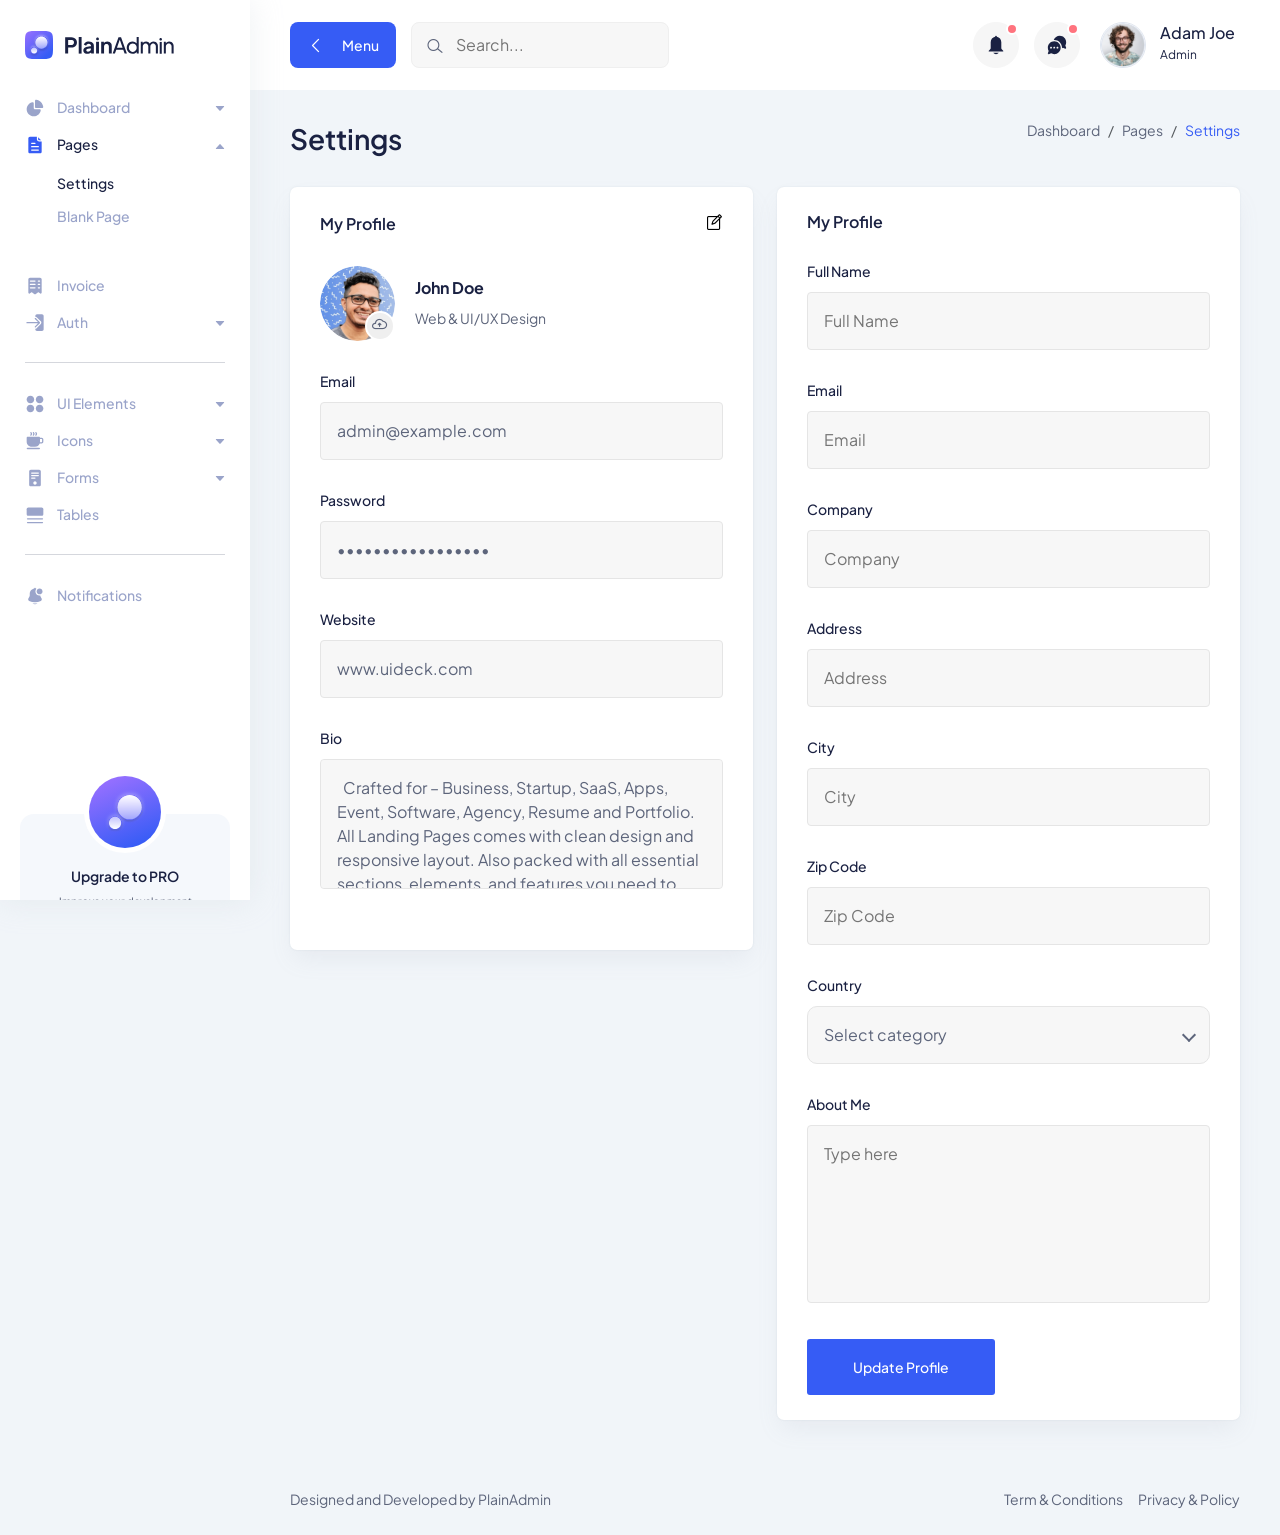
<file: admin/settings.html>
<!DOCTYPE html>
<html lang="en">
  <head>
    <meta charset="UTF-8" />
    <meta http-equiv="X-UA-Compatible" content="IE=edge" />
    <meta name="viewport" content="width=device-width, initial-scale=1.0" />
    <link rel="shortcut icon" href="assets/images/favicon.svg" type="image/x-icon" />
    <title>Settings | PlainAdmin Demo</title>

    <!-- ========== All CSS files linkup ========= -->
    <link rel="stylesheet" href="assets/css/bootstrap.min.css" />
    <link rel="stylesheet" href="assets/css/lineicons.css" />
    <link rel="stylesheet" href="assets/css/materialdesignicons.min.css" />
    <link rel="stylesheet" href="assets/css/fullcalendar.css" />
    <link rel="stylesheet" href="assets/css/main.css" />
  </head>
  <body>
    <!-- ======== Preloader =========== -->
    <div id="preloader">
      <div class="spinner"></div>
    </div>
    <!-- ======== Preloader =========== -->

    <!-- ======== sidebar-nav start =========== -->
    <aside class="sidebar-nav-wrapper">
      <div class="navbar-logo">
        <a href="index.html">
          <img src="assets/images/logo/logo.svg" alt="logo" />
        </a>
      </div>
      <nav class="sidebar-nav">
        <ul>
          <li class="nav-item nav-item-has-children">
            <a
              href="#0"
              class="collapsed"
              data-bs-toggle="collapse"
              data-bs-target="#ddmenu_1"
              aria-controls="ddmenu_1"
              aria-expanded="false"
              aria-label="Toggle navigation"
            >
              <span class="icon">
                <svg width="20" height="20" viewBox="0 0 20 20" fill="none" xmlns="http://www.w3.org/2000/svg">
                  <path
                    d="M8.74999 18.3333C12.2376 18.3333 15.1364 15.8128 15.7244 12.4941C15.8448 11.8143 15.2737 11.25 14.5833 11.25H9.99999C9.30966 11.25 8.74999 10.6903 8.74999 10V5.41666C8.74999 4.7263 8.18563 4.15512 7.50586 4.27556C4.18711 4.86357 1.66666 7.76243 1.66666 11.25C1.66666 15.162 4.83797 18.3333 8.74999 18.3333Z" />
                  <path
                    d="M17.0833 10C17.7737 10 18.3432 9.43708 18.2408 8.75433C17.7005 5.14918 14.8508 2.29947 11.2457 1.75912C10.5629 1.6568 10 2.2263 10 2.91665V9.16666C10 9.62691 10.3731 10 10.8333 10H17.0833Z" />
                </svg>
              </span>
              <span class="text">Dashboard</span>
            </a>
            <ul id="ddmenu_1" class="collapse dropdown-nav">
              <li>
                <a href="index.html"> eCommerce </a>
              </li>
            </ul>
          </li>
          <li class="nav-item nav-item-has-children">
            <a
              href="#0"
              class=""
              data-bs-toggle="collapse"
              data-bs-target="#ddmenu_2"
              aria-controls="ddmenu_2"
              aria-expanded="true"
              aria-label="Toggle navigation"
            >
              <span class="icon">
                <svg width="20" height="20" viewBox="0 0 20 20" fill="none" xmlns="http://www.w3.org/2000/svg">
                  <path
                    d="M11.8097 1.66667C11.8315 1.66667 11.8533 1.6671 11.875 1.66796V4.16667C11.875 5.43232 12.901 6.45834 14.1667 6.45834H16.6654C16.6663 6.48007 16.6667 6.50186 16.6667 6.5237V16.6667C16.6667 17.5872 15.9205 18.3333 15 18.3333H5.00001C4.07954 18.3333 3.33334 17.5872 3.33334 16.6667V3.33334C3.33334 2.41286 4.07954 1.66667 5.00001 1.66667H11.8097ZM6.66668 7.70834C6.3215 7.70834 6.04168 7.98816 6.04168 8.33334C6.04168 8.67851 6.3215 8.95834 6.66668 8.95834H10C10.3452 8.95834 10.625 8.67851 10.625 8.33334C10.625 7.98816 10.3452 7.70834 10 7.70834H6.66668ZM6.04168 11.6667C6.04168 12.0118 6.3215 12.2917 6.66668 12.2917H13.3333C13.6785 12.2917 13.9583 12.0118 13.9583 11.6667C13.9583 11.3215 13.6785 11.0417 13.3333 11.0417H6.66668C6.3215 11.0417 6.04168 11.3215 6.04168 11.6667ZM6.66668 14.375C6.3215 14.375 6.04168 14.6548 6.04168 15C6.04168 15.3452 6.3215 15.625 6.66668 15.625H13.3333C13.6785 15.625 13.9583 15.3452 13.9583 15C13.9583 14.6548 13.6785 14.375 13.3333 14.375H6.66668Z" />
                  <path
                    d="M13.125 2.29167L16.0417 5.20834H14.1667C13.5913 5.20834 13.125 4.74197 13.125 4.16667V2.29167Z" />
                </svg>
              </span>
              <span class="text">Pages</span>
            </a>
            <ul id="ddmenu_2" class="collapsed show dropdown-nav">
              <li>
                <a href="settings.html" class="active"> Settings </a>
              </li>
              <li>
                <a href="blank-page.html"> Blank Page </a>
              </li>
            </ul>
          </li>
          <li class="nav-item">
            <a href="invoice.html">
              <span class="icon">
                <svg width="20" height="20" viewBox="0 0 20 20" fill="none" xmlns="http://www.w3.org/2000/svg">
                  <path
                    d="M3.33334 3.35442C3.33334 2.4223 4.07954 1.66666 5.00001 1.66666H15C15.9205 1.66666 16.6667 2.4223 16.6667 3.35442V16.8565C16.6667 17.5519 15.8827 17.9489 15.3333 17.5317L13.8333 16.3924C13.537 16.1673 13.1297 16.1673 12.8333 16.3924L10.5 18.1646C10.2037 18.3896 9.79634 18.3896 9.50001 18.1646L7.16668 16.3924C6.87038 16.1673 6.46298 16.1673 6.16668 16.3924L4.66668 17.5317C4.11731 17.9489 3.33334 17.5519 3.33334 16.8565V3.35442ZM4.79168 5.04218C4.79168 5.39173 5.0715 5.6751 5.41668 5.6751H10C10.3452 5.6751 10.625 5.39173 10.625 5.04218C10.625 4.69264 10.3452 4.40927 10 4.40927H5.41668C5.0715 4.40927 4.79168 4.69264 4.79168 5.04218ZM5.41668 7.7848C5.0715 7.7848 4.79168 8.06817 4.79168 8.41774C4.79168 8.76724 5.0715 9.05066 5.41668 9.05066H10C10.3452 9.05066 10.625 8.76724 10.625 8.41774C10.625 8.06817 10.3452 7.7848 10 7.7848H5.41668ZM4.79168 11.7932C4.79168 12.1428 5.0715 12.4262 5.41668 12.4262H10C10.3452 12.4262 10.625 12.1428 10.625 11.7932C10.625 11.4437 10.3452 11.1603 10 11.1603H5.41668C5.0715 11.1603 4.79168 11.4437 4.79168 11.7932ZM13.3333 4.40927C12.9882 4.40927 12.7083 4.69264 12.7083 5.04218C12.7083 5.39173 12.9882 5.6751 13.3333 5.6751H14.5833C14.9285 5.6751 15.2083 5.39173 15.2083 5.04218C15.2083 4.69264 14.9285 4.40927 14.5833 4.40927H13.3333ZM12.7083 8.41774C12.7083 8.76724 12.9882 9.05066 13.3333 9.05066H14.5833C14.9285 9.05066 15.2083 8.76724 15.2083 8.41774C15.2083 8.06817 14.9285 7.7848 14.5833 7.7848H13.3333C12.9882 7.7848 12.7083 8.06817 12.7083 8.41774ZM13.3333 11.1603C12.9882 11.1603 12.7083 11.4437 12.7083 11.7932C12.7083 12.1428 12.9882 12.4262 13.3333 12.4262H14.5833C14.9285 12.4262 15.2083 12.1428 15.2083 11.7932C15.2083 11.4437 14.9285 11.1603 14.5833 11.1603H13.3333Z" />
                </svg>
              </span>
              <span class="text">Invoice</span>
            </a>
          </li>
          <li class="nav-item nav-item-has-children">
            <a
              href="#0"
              class="collapsed"
              data-bs-toggle="collapse"
              data-bs-target="#ddmenu_3"
              aria-controls="ddmenu_3"
              aria-expanded="false"
              aria-label="Toggle navigation"
            >
              <span class="icon">
                <svg width="20" height="20" viewBox="0 0 20 20" fill="none" xmlns="http://www.w3.org/2000/svg">
                  <path
                    d="M14.9211 10.1294C15.1652 9.88534 15.1652 9.48967 14.9211 9.24559L10.7544 5.0789C10.5103 4.83482 10.1147 4.83482 9.87057 5.0789C9.62649 5.32297 9.62649 5.71871 9.87057 5.96278L12.9702 9.06251H1.97916C1.63398 9.06251 1.35416 9.34234 1.35416 9.68751C1.35416 10.0327 1.63398 10.3125 1.97916 10.3125H12.9702L9.87057 13.4123C9.62649 13.6563 9.62649 14.052 9.87057 14.2961C10.1147 14.5402 10.5103 14.5402 10.7544 14.2961L14.9211 10.1294Z" />
                  <path
                    d="M11.6383 15.18L15.805 11.0133C16.5373 10.2811 16.5373 9.09391 15.805 8.36166L11.6383 4.195C11.2722 3.82888 10.7923 3.64582 10.3125 3.64582V3.02082C10.3125 2.10035 11.0587 1.35416 11.9792 1.35416H16.9792C17.8997 1.35416 18.6458 2.10035 18.6458 3.02082V16.3542C18.6458 17.2747 17.8997 18.0208 16.9792 18.0208H11.9792C11.0587 18.0208 10.3125 17.2747 10.3125 16.3542V15.7292C10.7923 15.7292 11.2722 15.5461 11.6383 15.18Z" />
                </svg>
              </span>
              <span class="text">Auth</span>
            </a>
            <ul id="ddmenu_3" class="collapse dropdown-nav">
              <li>
                <a href="signin.html"> Sign In </a>
              </li>
              <li>
                <a href="signup.html"> Sign Up </a>
              </li>
            </ul>
          </li>
          <span class="divider"><hr /></span>
          <li class="nav-item nav-item-has-children">
            <a
              href="#0"
              class="collapsed"
              data-bs-toggle="collapse"
              data-bs-target="#ddmenu_4"
              aria-controls="ddmenu_4"
              aria-expanded="false"
              aria-label="Toggle navigation"
            >
              <span class="icon">
                <svg width="20" height="20" viewBox="0 0 20 20" fill="none" xmlns="http://www.w3.org/2000/svg">
                  <path
                    d="M1.66666 5.41669C1.66666 3.34562 3.34559 1.66669 5.41666 1.66669C7.48772 1.66669 9.16666 3.34562 9.16666 5.41669C9.16666 7.48775 7.48772 9.16669 5.41666 9.16669C3.34559 9.16669 1.66666 7.48775 1.66666 5.41669Z" />
                  <path
                    d="M1.66666 14.5834C1.66666 12.5123 3.34559 10.8334 5.41666 10.8334C7.48772 10.8334 9.16666 12.5123 9.16666 14.5834C9.16666 16.6545 7.48772 18.3334 5.41666 18.3334C3.34559 18.3334 1.66666 16.6545 1.66666 14.5834Z" />
                  <path
                    d="M10.8333 5.41669C10.8333 3.34562 12.5123 1.66669 14.5833 1.66669C16.6544 1.66669 18.3333 3.34562 18.3333 5.41669C18.3333 7.48775 16.6544 9.16669 14.5833 9.16669C12.5123 9.16669 10.8333 7.48775 10.8333 5.41669Z" />
                  <path
                    d="M10.8333 14.5834C10.8333 12.5123 12.5123 10.8334 14.5833 10.8334C16.6544 10.8334 18.3333 12.5123 18.3333 14.5834C18.3333 16.6545 16.6544 18.3334 14.5833 18.3334C12.5123 18.3334 10.8333 16.6545 10.8333 14.5834Z" />
                </svg>
              </span>
              <span class="text">UI Elements </span>
            </a>
            <ul id="ddmenu_4" class="collapse dropdown-nav">
              <li>
                <a href="alerts.html"> Alerts </a>
              </li>
              <li>
                <a href="buttons.html"> Buttons </a>
              </li>
              <li>
                <a href="cards.html"> Cards </a>
              </li>
              <li>
                <a href="typography.html"> Typography </a>
              </li>
            </ul>
          </li>
          <li class="nav-item nav-item-has-children">
            <a
              href="#0"
              class="collapsed"
              data-bs-toggle="collapse"
              data-bs-target="#ddmenu_55"
              aria-controls="ddmenu_55"
              aria-expanded="false"
              aria-label="Toggle navigation"
            >
              <span class="icon">
                <svg width="20" height="20" viewBox="0 0 20 20" fill="none" xmlns="http://www.w3.org/2000/svg">
                  <path
                    d="M5.48663 1.1466C5.77383 0.955131 6.16188 1.03274 6.35335 1.31994L6.87852 2.10769C7.20508 2.59755 7.20508 3.23571 6.87852 3.72556L6.35335 4.51331C6.16188 4.80052 5.77383 4.87813 5.48663 4.68666C5.19943 4.49519 5.12182 4.10715 5.31328 3.81994L5.83845 3.03219C5.88511 2.96221 5.88511 2.87105 5.83845 2.80106L5.31328 2.01331C5.12182 1.72611 5.19943 1.33806 5.48663 1.1466Z" />
                  <path
                    d="M2.49999 5.83331C2.03976 5.83331 1.66666 6.2064 1.66666 6.66665V10.8333C1.66666 13.5948 3.90523 15.8333 6.66666 15.8333H9.99999C12.1856 15.8333 14.0436 14.431 14.7235 12.4772C14.8134 12.4922 14.9058 12.5 15 12.5H16.6667C17.5872 12.5 18.3333 11.7538 18.3333 10.8333V8.33331C18.3333 7.41284 17.5872 6.66665 16.6667 6.66665H15C15 6.2064 14.6269 5.83331 14.1667 5.83331H2.49999ZM14.9829 11.2496C14.9942 11.1123 15 10.9735 15 10.8333V7.91665H16.6667C16.8967 7.91665 17.0833 8.10319 17.0833 8.33331V10.8333C17.0833 11.0634 16.8967 11.25 16.6667 11.25H15L14.9898 11.2498L14.9829 11.2496Z" />
                  <path
                    d="M8.85332 1.31994C8.6619 1.03274 8.27383 0.955131 7.98663 1.1466C7.69943 1.33806 7.62182 1.72611 7.81328 2.01331L8.33848 2.80106C8.38507 2.87105 8.38507 2.96221 8.33848 3.03219L7.81328 3.81994C7.62182 4.10715 7.69943 4.49519 7.98663 4.68666C8.27383 4.87813 8.6619 4.80052 8.85332 4.51331L9.37848 3.72556C9.70507 3.23571 9.70507 2.59755 9.37848 2.10769L8.85332 1.31994Z" />
                  <path
                    d="M10.4867 1.1466C10.7738 0.955131 11.1619 1.03274 11.3533 1.31994L11.8785 2.10769C12.2051 2.59755 12.2051 3.23571 11.8785 3.72556L11.3533 4.51331C11.1619 4.80052 10.7738 4.87813 10.4867 4.68666C10.1994 4.49519 10.1218 4.10715 10.3133 3.81994L10.8385 3.03219C10.8851 2.96221 10.8851 2.87105 10.8385 2.80106L10.3133 2.01331C10.1218 1.72611 10.1994 1.33806 10.4867 1.1466Z" />
                  <path
                    d="M2.49999 16.6667C2.03976 16.6667 1.66666 17.0398 1.66666 17.5C1.66666 17.9602 2.03976 18.3334 2.49999 18.3334H14.1667C14.6269 18.3334 15 17.9602 15 17.5C15 17.0398 14.6269 16.6667 14.1667 16.6667H2.49999Z" />
                </svg>
              </span>
              <span class="text">Icons</span>
            </a>
            <ul id="ddmenu_55" class="collapse dropdown-nav">
              <li>
                <a href="icons.html"> LineIcons </a>
              </li>
              <li>
                <a href="mdi-icons.html"> MDI Icons </a>
              </li>
            </ul>
          </li>
          <li class="nav-item nav-item-has-children">
            <a
              href="#0"
              class="collapsed"
              data-bs-toggle="collapse"
              data-bs-target="#ddmenu_5"
              aria-controls="ddmenu_5"
              aria-expanded="false"
              aria-label="Toggle navigation"
            >
              <span class="icon">
                <svg width="20" height="20" viewBox="0 0 20 20" fill="none" xmlns="http://www.w3.org/2000/svg">
                  <path
                    d="M4.16666 3.33335C4.16666 2.41288 4.91285 1.66669 5.83332 1.66669H14.1667C15.0872 1.66669 15.8333 2.41288 15.8333 3.33335V16.6667C15.8333 17.5872 15.0872 18.3334 14.1667 18.3334H5.83332C4.91285 18.3334 4.16666 17.5872 4.16666 16.6667V3.33335ZM6.04166 5.00002C6.04166 5.3452 6.32148 5.62502 6.66666 5.62502H13.3333C13.6785 5.62502 13.9583 5.3452 13.9583 5.00002C13.9583 4.65485 13.6785 4.37502 13.3333 4.37502H6.66666C6.32148 4.37502 6.04166 4.65485 6.04166 5.00002ZM6.66666 6.87502C6.32148 6.87502 6.04166 7.15485 6.04166 7.50002C6.04166 7.8452 6.32148 8.12502 6.66666 8.12502H13.3333C13.6785 8.12502 13.9583 7.8452 13.9583 7.50002C13.9583 7.15485 13.6785 6.87502 13.3333 6.87502H6.66666ZM6.04166 10C6.04166 10.3452 6.32148 10.625 6.66666 10.625H9.99999C10.3452 10.625 10.625 10.3452 10.625 10C10.625 9.65485 10.3452 9.37502 9.99999 9.37502H6.66666C6.32148 9.37502 6.04166 9.65485 6.04166 10ZM9.99999 16.6667C10.9205 16.6667 11.6667 15.9205 11.6667 15C11.6667 14.0795 10.9205 13.3334 9.99999 13.3334C9.07949 13.3334 8.33332 14.0795 8.33332 15C8.33332 15.9205 9.07949 16.6667 9.99999 16.6667Z" />
                </svg>
              </span>
              <span class="text"> Forms </span>
            </a>
            <ul id="ddmenu_5" class="collapse dropdown-nav">
              <li>
                <a href="form-elements.html"> Form Elements </a>
              </li>
            </ul>
          </li>
          <li class="nav-item">
            <a href="tables.html">
              <span class="icon">
                <svg width="20" height="20" viewBox="0 0 20 20" fill="none" xmlns="http://www.w3.org/2000/svg">
                  <path
                    d="M1.66666 4.16667C1.66666 3.24619 2.41285 2.5 3.33332 2.5H16.6667C17.5872 2.5 18.3333 3.24619 18.3333 4.16667V9.16667C18.3333 10.0872 17.5872 10.8333 16.6667 10.8333H3.33332C2.41285 10.8333 1.66666 10.0872 1.66666 9.16667V4.16667Z" />
                  <path
                    d="M1.875 13.75C1.875 13.4048 2.15483 13.125 2.5 13.125H17.5C17.8452 13.125 18.125 13.4048 18.125 13.75C18.125 14.0952 17.8452 14.375 17.5 14.375H2.5C2.15483 14.375 1.875 14.0952 1.875 13.75Z" />
                  <path
                    d="M2.5 16.875C2.15483 16.875 1.875 17.1548 1.875 17.5C1.875 17.8452 2.15483 18.125 2.5 18.125H17.5C17.8452 18.125 18.125 17.8452 18.125 17.5C18.125 17.1548 17.8452 16.875 17.5 16.875H2.5Z" />
                </svg>
              </span>
              <span class="text">Tables</span>
            </a>
          </li>
          <span class="divider"><hr /></span>

          <li class="nav-item">
            <a href="notification.html">
              <span class="icon">
                <svg width="20" height="20" viewBox="0 0 20 20" fill="none" xmlns="http://www.w3.org/2000/svg">
                  <path
                    d="M10.8333 2.50008C10.8333 2.03984 10.4602 1.66675 9.99999 1.66675C9.53975 1.66675 9.16666 2.03984 9.16666 2.50008C9.16666 2.96032 9.53975 3.33341 9.99999 3.33341C10.4602 3.33341 10.8333 2.96032 10.8333 2.50008Z" />
                  <path
                    d="M17.5 5.41673C17.5 7.02756 16.1942 8.33339 14.5833 8.33339C12.9725 8.33339 11.6667 7.02756 11.6667 5.41673C11.6667 3.80589 12.9725 2.50006 14.5833 2.50006C16.1942 2.50006 17.5 3.80589 17.5 5.41673Z" />
                  <path
                    d="M11.4272 2.69637C10.9734 2.56848 10.4947 2.50006 10 2.50006C7.10054 2.50006 4.75003 4.85057 4.75003 7.75006V9.20873C4.75003 9.72814 4.62082 10.2393 4.37404 10.6963L3.36705 12.5611C2.89938 13.4272 3.26806 14.5081 4.16749 14.9078C7.88074 16.5581 12.1193 16.5581 15.8326 14.9078C16.732 14.5081 17.1007 13.4272 16.633 12.5611L15.626 10.6963C15.43 10.3333 15.3081 9.93606 15.2663 9.52773C15.0441 9.56431 14.8159 9.58339 14.5833 9.58339C12.2822 9.58339 10.4167 7.71791 10.4167 5.41673C10.4167 4.37705 10.7975 3.42631 11.4272 2.69637Z" />
                  <path
                    d="M7.48901 17.1925C8.10004 17.8918 8.99841 18.3335 10 18.3335C11.0016 18.3335 11.9 17.8918 12.511 17.1925C10.8482 17.4634 9.15183 17.4634 7.48901 17.1925Z" />
                </svg>
              </span>
              <span class="text">Notifications</span>
            </a>
          </li>
        </ul>
      </nav>
      <div class="promo-box">
        <div class="promo-icon">
          <img class="mx-auto" src="./assets/images/logo/logo-icon-big.svg" alt="Logo">
        </div>
        <h3>Upgrade to PRO</h3>
        <p>Improve your development process and start doing more with PlainAdmin PRO!</p>
        <a href="https://plainadmin.com/pro" target="_blank" rel="nofollow" class="main-btn primary-btn btn-hover">
          Upgrade to PRO
        </a>
      </div>
    </aside>
    <div class="overlay"></div>
    <!-- ======== sidebar-nav end =========== -->

    <!-- ======== main-wrapper start =========== -->
    <main class="main-wrapper">
      <!-- ========== header start ========== -->
      <header class="header">
        <div class="container-fluid">
          <div class="row">
            <div class="col-lg-5 col-md-5 col-6">
              <div class="header-left d-flex align-items-center">
                <div class="menu-toggle-btn mr-15">
                  <button id="menu-toggle" class="main-btn primary-btn btn-hover">
                    <i class="lni lni-chevron-left me-2"></i> Menu
                  </button>
                </div>
                <div class="header-search d-none d-md-flex">
                  <form action="#">
                    <input type="text" placeholder="Search..." />
                    <button><i class="lni lni-search-alt"></i></button>
                  </form>
                </div>
              </div>
            </div>
            <div class="col-lg-7 col-md-7 col-6">
              <div class="header-right">
                <!-- notification start -->
                <div class="notification-box ml-15 d-none d-md-flex">
                  <button class="dropdown-toggle" type="button" id="notification" data-bs-toggle="dropdown"
                    aria-expanded="false">
                    <svg width="22" height="22" viewBox="0 0 22 22" fill="none" xmlns="http://www.w3.org/2000/svg">
                      <path
                        d="M11 20.1667C9.88317 20.1667 8.88718 19.63 8.23901 18.7917H13.761C13.113 19.63 12.1169 20.1667 11 20.1667Z"
                        fill="" />
                      <path
                        d="M10.1157 2.74999C10.1157 2.24374 10.5117 1.83333 11 1.83333C11.4883 1.83333 11.8842 2.24374 11.8842 2.74999V2.82604C14.3932 3.26245 16.3051 5.52474 16.3051 8.24999V14.287C16.3051 14.5301 16.3982 14.7633 16.564 14.9352L18.2029 16.6342C18.4814 16.9229 18.2842 17.4167 17.8903 17.4167H4.10961C3.71574 17.4167 3.5185 16.9229 3.797 16.6342L5.43589 14.9352C5.6017 14.7633 5.69485 14.5301 5.69485 14.287V8.24999C5.69485 5.52474 7.60672 3.26245 10.1157 2.82604V2.74999Z"
                        fill="" />
                    </svg>
                    <span></span>
                  </button>
                  <ul class="dropdown-menu dropdown-menu-end" aria-labelledby="notification">
                    <li>
                      <a href="#0">
                        <div class="image">
                          <img src="assets/images/lead/lead-6.png" alt="" />
                        </div>
                        <div class="content">
                          <h6>
                            John Doe
                            <span class="text-regular">
                              comment on a product.
                            </span>
                          </h6>
                          <p>
                            Lorem ipsum dolor sit amet, consect etur adipiscing
                            elit Vivamus tortor.
                          </p>
                          <span>10 mins ago</span>
                        </div>
                      </a>
                    </li>
                    <li>
                      <a href="#0">
                        <div class="image">
                          <img src="assets/images/lead/lead-1.png" alt="" />
                        </div>
                        <div class="content">
                          <h6>
                            Jonathon
                            <span class="text-regular">
                              like on a product.
                            </span>
                          </h6>
                          <p>
                            Lorem ipsum dolor sit amet, consect etur adipiscing
                            elit Vivamus tortor.
                          </p>
                          <span>10 mins ago</span>
                        </div>
                      </a>
                    </li>
                  </ul>
                </div>
                <!-- notification end -->
                <!-- message start -->
                <div class="header-message-box ml-15 d-none d-md-flex">
                  <button class="dropdown-toggle" type="button" id="message" data-bs-toggle="dropdown"
                    aria-expanded="false">
                    <svg width="22" height="22" viewBox="0 0 22 22" fill="none" xmlns="http://www.w3.org/2000/svg">
                      <path
                        d="M7.74866 5.97421C7.91444 5.96367 8.08162 5.95833 8.25005 5.95833C12.5532 5.95833 16.0417 9.4468 16.0417 13.75C16.0417 13.9184 16.0364 14.0856 16.0259 14.2514C16.3246 14.138 16.6127 14.003 16.8883 13.8482L19.2306 14.629C19.7858 14.8141 20.3141 14.2858 20.129 13.7306L19.3482 11.3882C19.8694 10.4604 20.1667 9.38996 20.1667 8.25C20.1667 4.70617 17.2939 1.83333 13.75 1.83333C11.0077 1.83333 8.66702 3.55376 7.74866 5.97421Z"
                        fill="" />
                      <path
                        d="M14.6667 13.75C14.6667 17.2938 11.7939 20.1667 8.25004 20.1667C7.11011 20.1667 6.03962 19.8694 5.11182 19.3482L2.76946 20.129C2.21421 20.3141 1.68597 19.7858 1.87105 19.2306L2.65184 16.8882C2.13062 15.9604 1.83338 14.89 1.83338 13.75C1.83338 10.2062 4.70622 7.33333 8.25004 7.33333C11.7939 7.33333 14.6667 10.2062 14.6667 13.75ZM5.95838 13.75C5.95838 13.2437 5.54797 12.8333 5.04171 12.8333C4.53545 12.8333 4.12504 13.2437 4.12504 13.75C4.12504 14.2563 4.53545 14.6667 5.04171 14.6667C5.54797 14.6667 5.95838 14.2563 5.95838 13.75ZM9.16671 13.75C9.16671 13.2437 8.7563 12.8333 8.25004 12.8333C7.74379 12.8333 7.33338 13.2437 7.33338 13.75C7.33338 14.2563 7.74379 14.6667 8.25004 14.6667C8.7563 14.6667 9.16671 14.2563 9.16671 13.75ZM11.4584 14.6667C11.9647 14.6667 12.375 14.2563 12.375 13.75C12.375 13.2437 11.9647 12.8333 11.4584 12.8333C10.9521 12.8333 10.5417 13.2437 10.5417 13.75C10.5417 14.2563 10.9521 14.6667 11.4584 14.6667Z"
                        fill="" />
                    </svg>
                    <span></span>
                  </button>
                  <ul class="dropdown-menu dropdown-menu-end" aria-labelledby="message">
                    <li>
                      <a href="#0">
                        <div class="image">
                          <img src="assets/images/lead/lead-5.png" alt="" />
                        </div>
                        <div class="content">
                          <h6>Jacob Jones</h6>
                          <p>Hey!I can across your profile and ...</p>
                          <span>10 mins ago</span>
                        </div>
                      </a>
                    </li>
                    <li>
                      <a href="#0">
                        <div class="image">
                          <img src="assets/images/lead/lead-3.png" alt="" />
                        </div>
                        <div class="content">
                          <h6>John Doe</h6>
                          <p>Would you mind please checking out</p>
                          <span>12 mins ago</span>
                        </div>
                      </a>
                    </li>
                    <li>
                      <a href="#0">
                        <div class="image">
                          <img src="assets/images/lead/lead-2.png" alt="" />
                        </div>
                        <div class="content">
                          <h6>Anee Lee</h6>
                          <p>Hey! are you available for freelance?</p>
                          <span>1h ago</span>
                        </div>
                      </a>
                    </li>
                  </ul>
                </div>
                <!-- message end -->
                <!-- profile start -->
                <div class="profile-box ml-15">
                  <button class="dropdown-toggle bg-transparent border-0" type="button" id="profile"
                    data-bs-toggle="dropdown" aria-expanded="false">
                    <div class="profile-info">
                      <div class="info">
                        <div class="image">
                          <img src="assets/images/profile/profile-image.png" alt="" />
                        </div>
                        <div>
                          <h6 class="fw-500">Adam Joe</h6>
                          <p>Admin</p>
                        </div>
                      </div>
                    </div>
                  </button>
                  <ul class="dropdown-menu dropdown-menu-end" aria-labelledby="profile">
                    <li>
                      <div class="author-info flex items-center !p-1">
                        <div class="image">
                          <img src="assets/images/profile/profile-image.png" alt="image">
                        </div>
                        <div class="content">
                          <h4 class="text-sm">Adam Joe</h4>
                          <a class="text-black/40 dark:text-white/40 hover:text-black dark:hover:text-white text-xs"
                            href="#">Email@gmail.com</a>
                        </div>
                      </div>
                    </li>
                    <li class="divider"></li>
                    <li>
                      <a href="#0">
                        <i class="lni lni-user"></i> View Profile
                      </a>
                    </li>
                    <li>
                      <a href="#0">
                        <i class="lni lni-alarm"></i> Notifications
                      </a>
                    </li>
                    <li>
                      <a href="#0"> <i class="lni lni-inbox"></i> Messages </a>
                    </li>
                    <li>
                      <a href="#0"> <i class="lni lni-cog"></i> Settings </a>
                    </li>
                    <li class="divider"></li>
                    <li>
                      <a href="#0"> <i class="lni lni-exit"></i> Sign Out </a>
                    </li>
                  </ul>
                </div>
                <!-- profile end -->
              </div>
            </div>
          </div>
        </div>
      </header>
      <!-- ========== header end ========== -->

      <!-- ========== section start ========== -->
      <section class="section">
        <div class="container-fluid">
          <!-- ========== title-wrapper start ========== -->
          <div class="title-wrapper pt-30">
            <div class="row align-items-center">
              <div class="col-md-6">
                <div class="title">
                  <h2>Settings</h2>
                </div>
              </div>
              <!-- end col -->
              <div class="col-md-6">
                <div class="breadcrumb-wrapper">
                  <nav aria-label="breadcrumb">
                    <ol class="breadcrumb">
                      <li class="breadcrumb-item">
                        <a href="#0">Dashboard</a>
                      </li>
                      <li class="breadcrumb-item"><a href="#0">Pages</a></li>
                      <li class="breadcrumb-item active" aria-current="page">
                        Settings
                      </li>
                    </ol>
                  </nav>
                </div>
              </div>
              <!-- end col -->
            </div>
            <!-- end row -->
          </div>
          <!-- ========== title-wrapper end ========== -->

          <div class="row">
            <div class="col-lg-6">
              <div class="card-style settings-card-1 mb-30">
                <div class="title mb-30 d-flex justify-content-between align-items-center">
                  <h6>My Profile</h6>
                  <button class="border-0 bg-transparent">
                    <i class="lni lni-pencil-alt"></i>
                  </button>
                </div>
                <div class="profile-info">
                  <div class="d-flex align-items-center mb-30">
                    <div class="profile-image">
                      <img src="assets/images/profile/profile-1.png" alt="" />
                      <div class="update-image">
                        <input type="file" />
                        <label for=""><i class="lni lni-cloud-upload"></i></label>
                      </div>
                    </div>
                    <div class="profile-meta">
                      <h5 class="text-bold text-dark mb-10">John Doe</h5>
                      <p class="text-sm text-gray">Web & UI/UX Design</p>
                    </div>
                  </div>
                  <div class="input-style-1">
                    <label>Email</label>
                    <input type="email" placeholder="admin@example.com" value="admin@example.com" />
                  </div>
                  <div class="input-style-1">
                    <label>Password</label>
                    <input type="password" value="admin@example.com" />
                  </div>
                  <div class="input-style-1">
                    <label>Website</label>
                    <input type="text" placeholder="www.uideck.com" value="www.uideck.com" />
                  </div>
                  <div class="input-style-1">
                    <label>Bio</label>
                    <textarea placeholder="Write your bio here" rows="4">
  Crafted for – Business, Startup, SaaS, Apps, Event, Software, Agency, Resume and Portfolio. All Landing Pages comes with clean design and responsive layout. Also packed with all essential sections, elements, and features you need to launch</textarea>
                  </div>
                </div>
              </div>
              <!-- end card -->
            </div>
            <!-- end col -->

            <div class="col-lg-6">
              <div class="card-style settings-card-2 mb-30">
                <div class="title mb-30">
                  <h6>My Profile</h6>
                </div>
                <form action="#">
                  <div class="row">
                    <div class="col-12">
                      <div class="input-style-1">
                        <label>Full Name</label>
                        <input type="text" placeholder="Full Name" />
                      </div>
                    </div>
                    <div class="col-12">
                      <div class="input-style-1">
                        <label>Email</label>
                        <input type="email" placeholder="Email" />
                      </div>
                    </div>
                    <div class="col-12">
                      <div class="input-style-1">
                        <label>Company</label>
                        <input type="text" placeholder="Company" />
                      </div>
                    </div>
                    <div class="col-12">
                      <div class="input-style-1">
                        <label>Address</label>
                        <input type="text" placeholder="Address" />
                      </div>
                    </div>
                    <div class="col-xxl-4">
                      <div class="input-style-1">
                        <label>City</label>
                        <input type="text" placeholder="City" />
                      </div>
                    </div>
                    <div class="col-xxl-4">
                      <div class="input-style-1">
                        <label>Zip Code</label>
                        <input type="text" placeholder="Zip Code" />
                      </div>
                    </div>
                    <div class="col-xxl-4">
                      <div class="select-style-1">
                        <label>Country</label>
                        <div class="select-position">
                          <select class="light-bg">
                            <option value="">Select category</option>
                            <option value="">USA</option>
                            <option value="">UK</option>
                            <option value="">Canada</option>
                            <option value="">India</option>
                            <option value="">Bangladesh</option>
                          </select>
                        </div>
                      </div>
                    </div>
                    <div class="col-12">
                      <div class="input-style-1">
                        <label>About Me</label>
                        <textarea placeholder="Type here" rows="6"></textarea>
                      </div>
                    </div>
                    <div class="col-12">
                      <button class="main-btn primary-btn btn-hover">
                        Update Profile
                      </button>
                    </div>
                  </div>
                </form>
              </div>
              <!-- end card -->
            </div>
            <!-- end col -->
          </div>
          <!-- end row -->
        </div>
        <!-- end container -->
      </section>
      <!-- ========== section end ========== -->

      <!-- ========== footer start =========== -->
      <footer class="footer">
        <div class="container-fluid">
          <div class="row">
            <div class="col-md-6 order-last order-md-first">
              <div class="copyright text-center text-md-start">
                <p class="text-sm">
                  Designed and Developed by
                  <a href="https://plainadmin.com" rel="nofollow" target="_blank">
                    PlainAdmin
                  </a>
                </p>
              </div>
            </div>
            <!-- end col-->
            <div class="col-md-6">
              <div class="terms d-flex justify-content-center justify-content-md-end">
                <a href="#0" class="text-sm">Term & Conditions</a>
                <a href="#0" class="text-sm ml-15">Privacy & Policy</a>
              </div>
            </div>
          </div>
          <!-- end row -->
        </div>
        <!-- end container -->
      </footer>
      <!-- ========== footer end =========== -->
    </main>
    <!-- ======== main-wrapper end =========== -->

    <!-- ========= All Javascript files linkup ======== -->
    <script src="assets/js/bootstrap.bundle.min.js"></script>
    <script src="assets/js/Chart.min.js"></script>
    <script src="assets/js/dynamic-pie-chart.js"></script>
    <script src="assets/js/moment.min.js"></script>
    <script src="assets/js/fullcalendar.js"></script>
    <script src="assets/js/jvectormap.min.js"></script>
    <script src="assets/js/world-merc.js"></script>
    <script src="assets/js/polyfill.js"></script>
    <script src="assets/js/main.js"></script>
  </body>
</html>
</file>
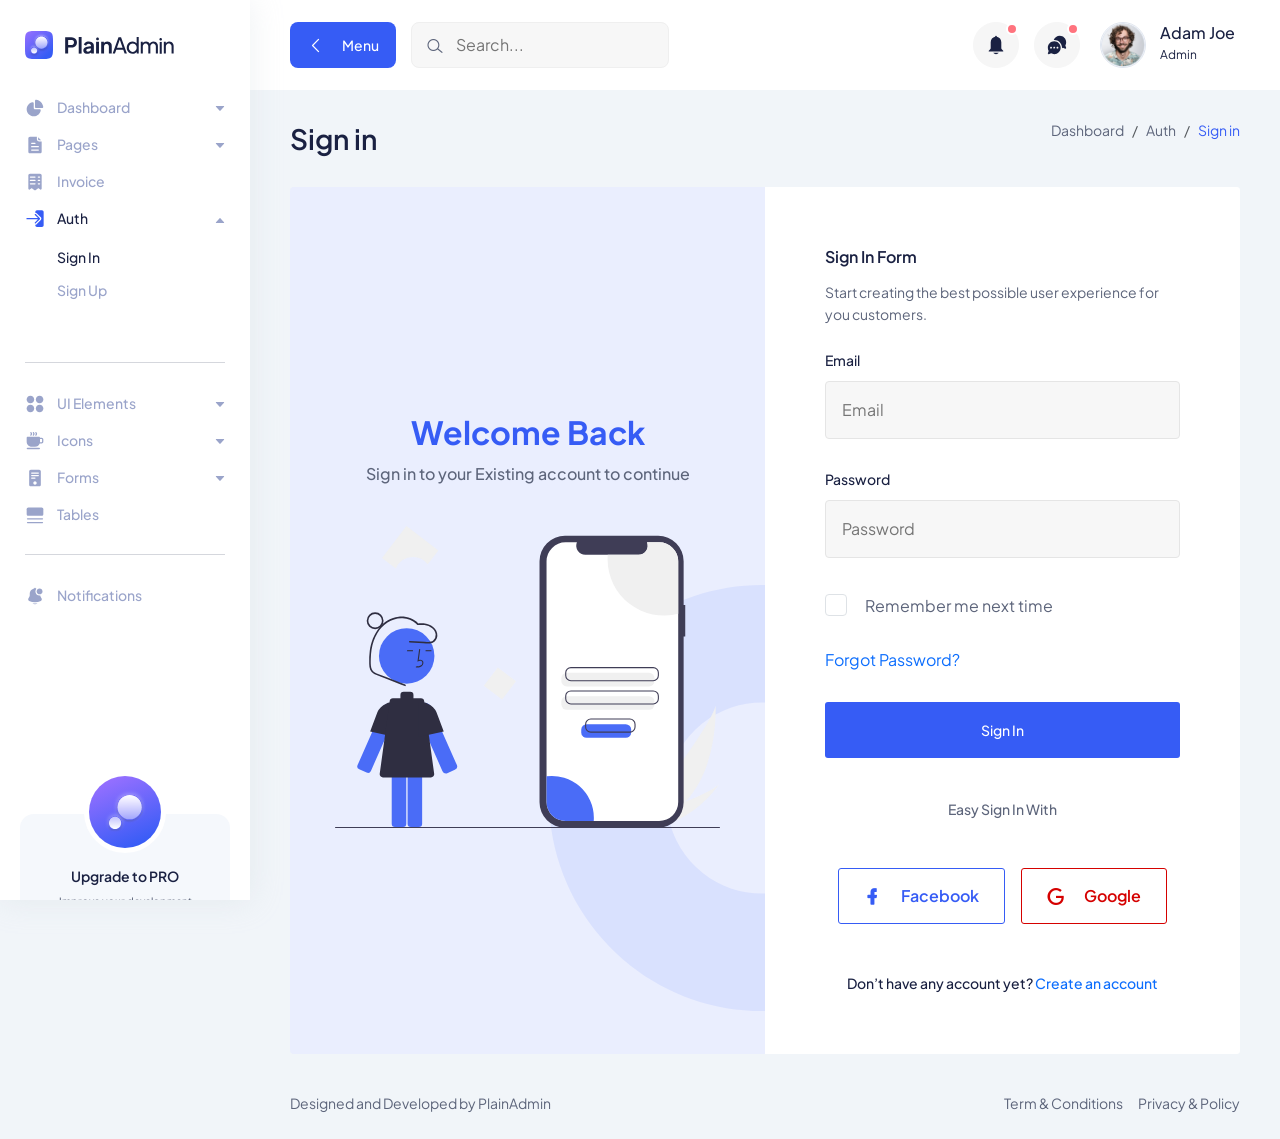
<file: admin/signin.html>
<!DOCTYPE html>
<html lang="en">
  <head>
    <meta charset="UTF-8" />
    <meta http-equiv="X-UA-Compatible" content="IE=edge" />
    <meta name="viewport" content="width=device-width, initial-scale=1.0" />
    <link rel="shortcut icon" href="assets/images/favicon.svg" type="image/x-icon" />
    <title>Sign In | PlainAdmin Demo</title>

    <!-- ========== All CSS files linkup ========= -->
    <link rel="stylesheet" href="assets/css/bootstrap.min.css" />
    <link rel="stylesheet" href="assets/css/lineicons.css" />
    <link rel="stylesheet" href="assets/css/materialdesignicons.min.css" />
    <link rel="stylesheet" href="assets/css/fullcalendar.css" />
    <link rel="stylesheet" href="assets/css/main.css" />
  </head>
  <body>
    <!-- ======== Preloader =========== -->
    <div id="preloader">
      <div class="spinner"></div>
    </div>
    <!-- ======== Preloader =========== -->

    <!-- ======== sidebar-nav start =========== -->
    <aside class="sidebar-nav-wrapper">
      <div class="navbar-logo">
        <a href="index.html">
          <img src="assets/images/logo/logo.svg" alt="logo" />
        </a>
      </div>
      <nav class="sidebar-nav">
        <ul>
          <li class="nav-item nav-item-has-children">
            <a
              href="#0"
              class="collapsed"
              data-bs-toggle="collapse"
              data-bs-target="#ddmenu_1"
              aria-controls="ddmenu_1"
              aria-expanded="false"
              aria-label="Toggle navigation"
            >
              <span class="icon">
                <svg width="20" height="20" viewBox="0 0 20 20" fill="none" xmlns="http://www.w3.org/2000/svg">
                  <path
                    d="M8.74999 18.3333C12.2376 18.3333 15.1364 15.8128 15.7244 12.4941C15.8448 11.8143 15.2737 11.25 14.5833 11.25H9.99999C9.30966 11.25 8.74999 10.6903 8.74999 10V5.41666C8.74999 4.7263 8.18563 4.15512 7.50586 4.27556C4.18711 4.86357 1.66666 7.76243 1.66666 11.25C1.66666 15.162 4.83797 18.3333 8.74999 18.3333Z" />
                  <path
                    d="M17.0833 10C17.7737 10 18.3432 9.43708 18.2408 8.75433C17.7005 5.14918 14.8508 2.29947 11.2457 1.75912C10.5629 1.6568 10 2.2263 10 2.91665V9.16666C10 9.62691 10.3731 10 10.8333 10H17.0833Z" />
                </svg>
              </span>
              <span class="text">Dashboard</span>
            </a>
            <ul id="ddmenu_1" class="collapse dropdown-nav">
              <li>
                <a href="index.html"> eCommerce </a>
              </li>
            </ul>
          </li>
          <li class="nav-item nav-item-has-children">
            <a
              href="#0"
              class="collapsed"
              data-bs-toggle="collapse"
              data-bs-target="#ddmenu_2"
              aria-controls="ddmenu_2"
              aria-expanded="false"
              aria-label="Toggle navigation"
            >
              <span class="icon">
                <svg width="20" height="20" viewBox="0 0 20 20" fill="none" xmlns="http://www.w3.org/2000/svg">
                  <path
                    d="M11.8097 1.66667C11.8315 1.66667 11.8533 1.6671 11.875 1.66796V4.16667C11.875 5.43232 12.901 6.45834 14.1667 6.45834H16.6654C16.6663 6.48007 16.6667 6.50186 16.6667 6.5237V16.6667C16.6667 17.5872 15.9205 18.3333 15 18.3333H5.00001C4.07954 18.3333 3.33334 17.5872 3.33334 16.6667V3.33334C3.33334 2.41286 4.07954 1.66667 5.00001 1.66667H11.8097ZM6.66668 7.70834C6.3215 7.70834 6.04168 7.98816 6.04168 8.33334C6.04168 8.67851 6.3215 8.95834 6.66668 8.95834H10C10.3452 8.95834 10.625 8.67851 10.625 8.33334C10.625 7.98816 10.3452 7.70834 10 7.70834H6.66668ZM6.04168 11.6667C6.04168 12.0118 6.3215 12.2917 6.66668 12.2917H13.3333C13.6785 12.2917 13.9583 12.0118 13.9583 11.6667C13.9583 11.3215 13.6785 11.0417 13.3333 11.0417H6.66668C6.3215 11.0417 6.04168 11.3215 6.04168 11.6667ZM6.66668 14.375C6.3215 14.375 6.04168 14.6548 6.04168 15C6.04168 15.3452 6.3215 15.625 6.66668 15.625H13.3333C13.6785 15.625 13.9583 15.3452 13.9583 15C13.9583 14.6548 13.6785 14.375 13.3333 14.375H6.66668Z" />
                  <path
                    d="M13.125 2.29167L16.0417 5.20834H14.1667C13.5913 5.20834 13.125 4.74197 13.125 4.16667V2.29167Z" />
                </svg>
              </span>
              <span class="text">Pages</span>
            </a>
            <ul id="ddmenu_2" class="collapse dropdown-nav">
              <li>
                <a href="settings.html"> Settings </a>
              </li>
              <li>
                <a href="blank-page.html"> Blank Page </a>
              </li>
            </ul>
          </li>
          <li class="nav-item">
            <a href="invoice.html">
              <span class="icon">
                <svg width="20" height="20" viewBox="0 0 20 20" fill="none" xmlns="http://www.w3.org/2000/svg">
                  <path
                    d="M3.33334 3.35442C3.33334 2.4223 4.07954 1.66666 5.00001 1.66666H15C15.9205 1.66666 16.6667 2.4223 16.6667 3.35442V16.8565C16.6667 17.5519 15.8827 17.9489 15.3333 17.5317L13.8333 16.3924C13.537 16.1673 13.1297 16.1673 12.8333 16.3924L10.5 18.1646C10.2037 18.3896 9.79634 18.3896 9.50001 18.1646L7.16668 16.3924C6.87038 16.1673 6.46298 16.1673 6.16668 16.3924L4.66668 17.5317C4.11731 17.9489 3.33334 17.5519 3.33334 16.8565V3.35442ZM4.79168 5.04218C4.79168 5.39173 5.0715 5.6751 5.41668 5.6751H10C10.3452 5.6751 10.625 5.39173 10.625 5.04218C10.625 4.69264 10.3452 4.40927 10 4.40927H5.41668C5.0715 4.40927 4.79168 4.69264 4.79168 5.04218ZM5.41668 7.7848C5.0715 7.7848 4.79168 8.06817 4.79168 8.41774C4.79168 8.76724 5.0715 9.05066 5.41668 9.05066H10C10.3452 9.05066 10.625 8.76724 10.625 8.41774C10.625 8.06817 10.3452 7.7848 10 7.7848H5.41668ZM4.79168 11.7932C4.79168 12.1428 5.0715 12.4262 5.41668 12.4262H10C10.3452 12.4262 10.625 12.1428 10.625 11.7932C10.625 11.4437 10.3452 11.1603 10 11.1603H5.41668C5.0715 11.1603 4.79168 11.4437 4.79168 11.7932ZM13.3333 4.40927C12.9882 4.40927 12.7083 4.69264 12.7083 5.04218C12.7083 5.39173 12.9882 5.6751 13.3333 5.6751H14.5833C14.9285 5.6751 15.2083 5.39173 15.2083 5.04218C15.2083 4.69264 14.9285 4.40927 14.5833 4.40927H13.3333ZM12.7083 8.41774C12.7083 8.76724 12.9882 9.05066 13.3333 9.05066H14.5833C14.9285 9.05066 15.2083 8.76724 15.2083 8.41774C15.2083 8.06817 14.9285 7.7848 14.5833 7.7848H13.3333C12.9882 7.7848 12.7083 8.06817 12.7083 8.41774ZM13.3333 11.1603C12.9882 11.1603 12.7083 11.4437 12.7083 11.7932C12.7083 12.1428 12.9882 12.4262 13.3333 12.4262H14.5833C14.9285 12.4262 15.2083 12.1428 15.2083 11.7932C15.2083 11.4437 14.9285 11.1603 14.5833 11.1603H13.3333Z" />
                </svg>
              </span>
              <span class="text">Invoice</span>
            </a>
          </li>
          <li class="nav-item nav-item-has-children">
            <a
              href="#0"
              class=""
              data-bs-toggle="collapse"
              data-bs-target="#ddmenu_3"
              aria-controls="ddmenu_3"
              aria-expanded="true"
              aria-label="Toggle navigation"
            >
              <span class="icon">
                <svg width="20" height="20" viewBox="0 0 20 20" fill="none" xmlns="http://www.w3.org/2000/svg">
                  <path
                    d="M14.9211 10.1294C15.1652 9.88534 15.1652 9.48967 14.9211 9.24559L10.7544 5.0789C10.5103 4.83482 10.1147 4.83482 9.87057 5.0789C9.62649 5.32297 9.62649 5.71871 9.87057 5.96278L12.9702 9.06251H1.97916C1.63398 9.06251 1.35416 9.34234 1.35416 9.68751C1.35416 10.0327 1.63398 10.3125 1.97916 10.3125H12.9702L9.87057 13.4123C9.62649 13.6563 9.62649 14.052 9.87057 14.2961C10.1147 14.5402 10.5103 14.5402 10.7544 14.2961L14.9211 10.1294Z" />
                  <path
                    d="M11.6383 15.18L15.805 11.0133C16.5373 10.2811 16.5373 9.09391 15.805 8.36166L11.6383 4.195C11.2722 3.82888 10.7923 3.64582 10.3125 3.64582V3.02082C10.3125 2.10035 11.0587 1.35416 11.9792 1.35416H16.9792C17.8997 1.35416 18.6458 2.10035 18.6458 3.02082V16.3542C18.6458 17.2747 17.8997 18.0208 16.9792 18.0208H11.9792C11.0587 18.0208 10.3125 17.2747 10.3125 16.3542V15.7292C10.7923 15.7292 11.2722 15.5461 11.6383 15.18Z" />
                </svg>
              </span>
              <span class="text">Auth</span>
            </a>
            <ul id="ddmenu_3" class="collapsed show dropdown-nav">
              <li>
                <a href="signin.html" class="active"> Sign In </a>
              </li>
              <li>
                <a href="signup.html"> Sign Up </a>
              </li>
            </ul>
          </li>
          <span class="divider"><hr /></span>
          <li class="nav-item nav-item-has-children">
            <a
              href="#0"
              class="collapsed"
              data-bs-toggle="collapse"
              data-bs-target="#ddmenu_4"
              aria-controls="ddmenu_4"
              aria-expanded="false"
              aria-label="Toggle navigation"
            >
              <span class="icon">
                <svg width="20" height="20" viewBox="0 0 20 20" fill="none" xmlns="http://www.w3.org/2000/svg">
                  <path
                    d="M1.66666 5.41669C1.66666 3.34562 3.34559 1.66669 5.41666 1.66669C7.48772 1.66669 9.16666 3.34562 9.16666 5.41669C9.16666 7.48775 7.48772 9.16669 5.41666 9.16669C3.34559 9.16669 1.66666 7.48775 1.66666 5.41669Z" />
                  <path
                    d="M1.66666 14.5834C1.66666 12.5123 3.34559 10.8334 5.41666 10.8334C7.48772 10.8334 9.16666 12.5123 9.16666 14.5834C9.16666 16.6545 7.48772 18.3334 5.41666 18.3334C3.34559 18.3334 1.66666 16.6545 1.66666 14.5834Z" />
                  <path
                    d="M10.8333 5.41669C10.8333 3.34562 12.5123 1.66669 14.5833 1.66669C16.6544 1.66669 18.3333 3.34562 18.3333 5.41669C18.3333 7.48775 16.6544 9.16669 14.5833 9.16669C12.5123 9.16669 10.8333 7.48775 10.8333 5.41669Z" />
                  <path
                    d="M10.8333 14.5834C10.8333 12.5123 12.5123 10.8334 14.5833 10.8334C16.6544 10.8334 18.3333 12.5123 18.3333 14.5834C18.3333 16.6545 16.6544 18.3334 14.5833 18.3334C12.5123 18.3334 10.8333 16.6545 10.8333 14.5834Z" />
                </svg>
              </span>
              <span class="text">UI Elements </span>
            </a>
            <ul id="ddmenu_4" class="collapse dropdown-nav">
              <li>
                <a href="alerts.html"> Alerts </a>
              </li>
              <li>
                <a href="buttons.html"> Buttons </a>
              </li>
              <li>
                <a href="cards.html"> Cards </a>
              </li>
              <li>
                <a href="typography.html"> Typography </a>
              </li>
            </ul>
          </li>
          <li class="nav-item nav-item-has-children">
            <a
              href="#0"
              class="collapsed"
              data-bs-toggle="collapse"
              data-bs-target="#ddmenu_55"
              aria-controls="ddmenu_55"
              aria-expanded="false"
              aria-label="Toggle navigation"
            >
              <span class="icon">
                <svg width="20" height="20" viewBox="0 0 20 20" fill="none" xmlns="http://www.w3.org/2000/svg">
                  <path
                    d="M5.48663 1.1466C5.77383 0.955131 6.16188 1.03274 6.35335 1.31994L6.87852 2.10769C7.20508 2.59755 7.20508 3.23571 6.87852 3.72556L6.35335 4.51331C6.16188 4.80052 5.77383 4.87813 5.48663 4.68666C5.19943 4.49519 5.12182 4.10715 5.31328 3.81994L5.83845 3.03219C5.88511 2.96221 5.88511 2.87105 5.83845 2.80106L5.31328 2.01331C5.12182 1.72611 5.19943 1.33806 5.48663 1.1466Z" />
                  <path
                    d="M2.49999 5.83331C2.03976 5.83331 1.66666 6.2064 1.66666 6.66665V10.8333C1.66666 13.5948 3.90523 15.8333 6.66666 15.8333H9.99999C12.1856 15.8333 14.0436 14.431 14.7235 12.4772C14.8134 12.4922 14.9058 12.5 15 12.5H16.6667C17.5872 12.5 18.3333 11.7538 18.3333 10.8333V8.33331C18.3333 7.41284 17.5872 6.66665 16.6667 6.66665H15C15 6.2064 14.6269 5.83331 14.1667 5.83331H2.49999ZM14.9829 11.2496C14.9942 11.1123 15 10.9735 15 10.8333V7.91665H16.6667C16.8967 7.91665 17.0833 8.10319 17.0833 8.33331V10.8333C17.0833 11.0634 16.8967 11.25 16.6667 11.25H15L14.9898 11.2498L14.9829 11.2496Z" />
                  <path
                    d="M8.85332 1.31994C8.6619 1.03274 8.27383 0.955131 7.98663 1.1466C7.69943 1.33806 7.62182 1.72611 7.81328 2.01331L8.33848 2.80106C8.38507 2.87105 8.38507 2.96221 8.33848 3.03219L7.81328 3.81994C7.62182 4.10715 7.69943 4.49519 7.98663 4.68666C8.27383 4.87813 8.6619 4.80052 8.85332 4.51331L9.37848 3.72556C9.70507 3.23571 9.70507 2.59755 9.37848 2.10769L8.85332 1.31994Z" />
                  <path
                    d="M10.4867 1.1466C10.7738 0.955131 11.1619 1.03274 11.3533 1.31994L11.8785 2.10769C12.2051 2.59755 12.2051 3.23571 11.8785 3.72556L11.3533 4.51331C11.1619 4.80052 10.7738 4.87813 10.4867 4.68666C10.1994 4.49519 10.1218 4.10715 10.3133 3.81994L10.8385 3.03219C10.8851 2.96221 10.8851 2.87105 10.8385 2.80106L10.3133 2.01331C10.1218 1.72611 10.1994 1.33806 10.4867 1.1466Z" />
                  <path
                    d="M2.49999 16.6667C2.03976 16.6667 1.66666 17.0398 1.66666 17.5C1.66666 17.9602 2.03976 18.3334 2.49999 18.3334H14.1667C14.6269 18.3334 15 17.9602 15 17.5C15 17.0398 14.6269 16.6667 14.1667 16.6667H2.49999Z" />
                </svg>
              </span>
              <span class="text">Icons</span>
            </a>
            <ul id="ddmenu_55" class="collapse dropdown-nav">
              <li>
                <a href="icons.html"> LineIcons </a>
              </li>
              <li>
                <a href="mdi-icons.html"> MDI Icons </a>
              </li>
            </ul>
          </li>
          <li class="nav-item nav-item-has-children">
            <a
              href="#0"
              class="collapsed"
              data-bs-toggle="collapse"
              data-bs-target="#ddmenu_5"
              aria-controls="ddmenu_5"
              aria-expanded="false"
              aria-label="Toggle navigation"
            >
              <span class="icon">
                <svg width="20" height="20" viewBox="0 0 20 20" fill="none" xmlns="http://www.w3.org/2000/svg">
                  <path
                    d="M4.16666 3.33335C4.16666 2.41288 4.91285 1.66669 5.83332 1.66669H14.1667C15.0872 1.66669 15.8333 2.41288 15.8333 3.33335V16.6667C15.8333 17.5872 15.0872 18.3334 14.1667 18.3334H5.83332C4.91285 18.3334 4.16666 17.5872 4.16666 16.6667V3.33335ZM6.04166 5.00002C6.04166 5.3452 6.32148 5.62502 6.66666 5.62502H13.3333C13.6785 5.62502 13.9583 5.3452 13.9583 5.00002C13.9583 4.65485 13.6785 4.37502 13.3333 4.37502H6.66666C6.32148 4.37502 6.04166 4.65485 6.04166 5.00002ZM6.66666 6.87502C6.32148 6.87502 6.04166 7.15485 6.04166 7.50002C6.04166 7.8452 6.32148 8.12502 6.66666 8.12502H13.3333C13.6785 8.12502 13.9583 7.8452 13.9583 7.50002C13.9583 7.15485 13.6785 6.87502 13.3333 6.87502H6.66666ZM6.04166 10C6.04166 10.3452 6.32148 10.625 6.66666 10.625H9.99999C10.3452 10.625 10.625 10.3452 10.625 10C10.625 9.65485 10.3452 9.37502 9.99999 9.37502H6.66666C6.32148 9.37502 6.04166 9.65485 6.04166 10ZM9.99999 16.6667C10.9205 16.6667 11.6667 15.9205 11.6667 15C11.6667 14.0795 10.9205 13.3334 9.99999 13.3334C9.07949 13.3334 8.33332 14.0795 8.33332 15C8.33332 15.9205 9.07949 16.6667 9.99999 16.6667Z" />
                </svg>
              </span>
              <span class="text"> Forms </span>
            </a>
            <ul id="ddmenu_5" class="collapse dropdown-nav">
              <li>
                <a href="form-elements.html"> Form Elements </a>
              </li>
            </ul>
          </li>
          <li class="nav-item">
            <a href="tables.html">
              <span class="icon">
                <svg width="20" height="20" viewBox="0 0 20 20" fill="none" xmlns="http://www.w3.org/2000/svg">
                  <path
                    d="M1.66666 4.16667C1.66666 3.24619 2.41285 2.5 3.33332 2.5H16.6667C17.5872 2.5 18.3333 3.24619 18.3333 4.16667V9.16667C18.3333 10.0872 17.5872 10.8333 16.6667 10.8333H3.33332C2.41285 10.8333 1.66666 10.0872 1.66666 9.16667V4.16667Z" />
                  <path
                    d="M1.875 13.75C1.875 13.4048 2.15483 13.125 2.5 13.125H17.5C17.8452 13.125 18.125 13.4048 18.125 13.75C18.125 14.0952 17.8452 14.375 17.5 14.375H2.5C2.15483 14.375 1.875 14.0952 1.875 13.75Z" />
                  <path
                    d="M2.5 16.875C2.15483 16.875 1.875 17.1548 1.875 17.5C1.875 17.8452 2.15483 18.125 2.5 18.125H17.5C17.8452 18.125 18.125 17.8452 18.125 17.5C18.125 17.1548 17.8452 16.875 17.5 16.875H2.5Z" />
                </svg>
              </span>
              <span class="text">Tables</span>
            </a>
          </li>
          <span class="divider"><hr /></span>

          <li class="nav-item">
            <a href="notification.html">
              <span class="icon">
                <svg width="20" height="20" viewBox="0 0 20 20" fill="none" xmlns="http://www.w3.org/2000/svg">
                  <path
                    d="M10.8333 2.50008C10.8333 2.03984 10.4602 1.66675 9.99999 1.66675C9.53975 1.66675 9.16666 2.03984 9.16666 2.50008C9.16666 2.96032 9.53975 3.33341 9.99999 3.33341C10.4602 3.33341 10.8333 2.96032 10.8333 2.50008Z" />
                  <path
                    d="M17.5 5.41673C17.5 7.02756 16.1942 8.33339 14.5833 8.33339C12.9725 8.33339 11.6667 7.02756 11.6667 5.41673C11.6667 3.80589 12.9725 2.50006 14.5833 2.50006C16.1942 2.50006 17.5 3.80589 17.5 5.41673Z" />
                  <path
                    d="M11.4272 2.69637C10.9734 2.56848 10.4947 2.50006 10 2.50006C7.10054 2.50006 4.75003 4.85057 4.75003 7.75006V9.20873C4.75003 9.72814 4.62082 10.2393 4.37404 10.6963L3.36705 12.5611C2.89938 13.4272 3.26806 14.5081 4.16749 14.9078C7.88074 16.5581 12.1193 16.5581 15.8326 14.9078C16.732 14.5081 17.1007 13.4272 16.633 12.5611L15.626 10.6963C15.43 10.3333 15.3081 9.93606 15.2663 9.52773C15.0441 9.56431 14.8159 9.58339 14.5833 9.58339C12.2822 9.58339 10.4167 7.71791 10.4167 5.41673C10.4167 4.37705 10.7975 3.42631 11.4272 2.69637Z" />
                  <path
                    d="M7.48901 17.1925C8.10004 17.8918 8.99841 18.3335 10 18.3335C11.0016 18.3335 11.9 17.8918 12.511 17.1925C10.8482 17.4634 9.15183 17.4634 7.48901 17.1925Z" />
                </svg>
              </span>
              <span class="text">Notifications</span>
            </a>
          </li>
        </ul>
      </nav>
      <div class="promo-box">
        <div class="promo-icon">
          <img class="mx-auto" src="./assets/images/logo/logo-icon-big.svg" alt="Logo">
        </div>
        <h3>Upgrade to PRO</h3>
        <p>Improve your development process and start doing more with PlainAdmin PRO!</p>
        <a href="https://plainadmin.com/pro" target="_blank" rel="nofollow" class="main-btn primary-btn btn-hover">
          Upgrade to PRO
        </a>
      </div>
    </aside>
    <div class="overlay"></div>
    <!-- ======== sidebar-nav end =========== -->

    <!-- ======== main-wrapper start =========== -->
    <main class="main-wrapper">
      <!-- ========== header start ========== -->
      <header class="header">
        <div class="container-fluid">
          <div class="row">
            <div class="col-lg-5 col-md-5 col-6">
              <div class="header-left d-flex align-items-center">
                <div class="menu-toggle-btn mr-15">
                  <button id="menu-toggle" class="main-btn primary-btn btn-hover">
                    <i class="lni lni-chevron-left me-2"></i> Menu
                  </button>
                </div>
                <div class="header-search d-none d-md-flex">
                  <form action="#">
                    <input type="text" placeholder="Search..." />
                    <button><i class="lni lni-search-alt"></i></button>
                  </form>
                </div>
              </div>
            </div>
            <div class="col-lg-7 col-md-7 col-6">
              <div class="header-right">
                <!-- notification start -->
                <div class="notification-box ml-15 d-none d-md-flex">
                  <button class="dropdown-toggle" type="button" id="notification" data-bs-toggle="dropdown"
                    aria-expanded="false">
                    <svg width="22" height="22" viewBox="0 0 22 22" fill="none" xmlns="http://www.w3.org/2000/svg">
                      <path
                        d="M11 20.1667C9.88317 20.1667 8.88718 19.63 8.23901 18.7917H13.761C13.113 19.63 12.1169 20.1667 11 20.1667Z"
                        fill="" />
                      <path
                        d="M10.1157 2.74999C10.1157 2.24374 10.5117 1.83333 11 1.83333C11.4883 1.83333 11.8842 2.24374 11.8842 2.74999V2.82604C14.3932 3.26245 16.3051 5.52474 16.3051 8.24999V14.287C16.3051 14.5301 16.3982 14.7633 16.564 14.9352L18.2029 16.6342C18.4814 16.9229 18.2842 17.4167 17.8903 17.4167H4.10961C3.71574 17.4167 3.5185 16.9229 3.797 16.6342L5.43589 14.9352C5.6017 14.7633 5.69485 14.5301 5.69485 14.287V8.24999C5.69485 5.52474 7.60672 3.26245 10.1157 2.82604V2.74999Z"
                        fill="" />
                    </svg>
                    <span></span>
                  </button>
                  <ul class="dropdown-menu dropdown-menu-end" aria-labelledby="notification">
                    <li>
                      <a href="#0">
                        <div class="image">
                          <img src="assets/images/lead/lead-6.png" alt="" />
                        </div>
                        <div class="content">
                          <h6>
                            John Doe
                            <span class="text-regular">
                              comment on a product.
                            </span>
                          </h6>
                          <p>
                            Lorem ipsum dolor sit amet, consect etur adipiscing
                            elit Vivamus tortor.
                          </p>
                          <span>10 mins ago</span>
                        </div>
                      </a>
                    </li>
                    <li>
                      <a href="#0">
                        <div class="image">
                          <img src="assets/images/lead/lead-1.png" alt="" />
                        </div>
                        <div class="content">
                          <h6>
                            Jonathon
                            <span class="text-regular">
                              like on a product.
                            </span>
                          </h6>
                          <p>
                            Lorem ipsum dolor sit amet, consect etur adipiscing
                            elit Vivamus tortor.
                          </p>
                          <span>10 mins ago</span>
                        </div>
                      </a>
                    </li>
                  </ul>
                </div>
                <!-- notification end -->
                <!-- message start -->
                <div class="header-message-box ml-15 d-none d-md-flex">
                  <button class="dropdown-toggle" type="button" id="message" data-bs-toggle="dropdown"
                    aria-expanded="false">
                    <svg width="22" height="22" viewBox="0 0 22 22" fill="none" xmlns="http://www.w3.org/2000/svg">
                      <path
                        d="M7.74866 5.97421C7.91444 5.96367 8.08162 5.95833 8.25005 5.95833C12.5532 5.95833 16.0417 9.4468 16.0417 13.75C16.0417 13.9184 16.0364 14.0856 16.0259 14.2514C16.3246 14.138 16.6127 14.003 16.8883 13.8482L19.2306 14.629C19.7858 14.8141 20.3141 14.2858 20.129 13.7306L19.3482 11.3882C19.8694 10.4604 20.1667 9.38996 20.1667 8.25C20.1667 4.70617 17.2939 1.83333 13.75 1.83333C11.0077 1.83333 8.66702 3.55376 7.74866 5.97421Z"
                        fill="" />
                      <path
                        d="M14.6667 13.75C14.6667 17.2938 11.7939 20.1667 8.25004 20.1667C7.11011 20.1667 6.03962 19.8694 5.11182 19.3482L2.76946 20.129C2.21421 20.3141 1.68597 19.7858 1.87105 19.2306L2.65184 16.8882C2.13062 15.9604 1.83338 14.89 1.83338 13.75C1.83338 10.2062 4.70622 7.33333 8.25004 7.33333C11.7939 7.33333 14.6667 10.2062 14.6667 13.75ZM5.95838 13.75C5.95838 13.2437 5.54797 12.8333 5.04171 12.8333C4.53545 12.8333 4.12504 13.2437 4.12504 13.75C4.12504 14.2563 4.53545 14.6667 5.04171 14.6667C5.54797 14.6667 5.95838 14.2563 5.95838 13.75ZM9.16671 13.75C9.16671 13.2437 8.7563 12.8333 8.25004 12.8333C7.74379 12.8333 7.33338 13.2437 7.33338 13.75C7.33338 14.2563 7.74379 14.6667 8.25004 14.6667C8.7563 14.6667 9.16671 14.2563 9.16671 13.75ZM11.4584 14.6667C11.9647 14.6667 12.375 14.2563 12.375 13.75C12.375 13.2437 11.9647 12.8333 11.4584 12.8333C10.9521 12.8333 10.5417 13.2437 10.5417 13.75C10.5417 14.2563 10.9521 14.6667 11.4584 14.6667Z"
                        fill="" />
                    </svg>
                    <span></span>
                  </button>
                  <ul class="dropdown-menu dropdown-menu-end" aria-labelledby="message">
                    <li>
                      <a href="#0">
                        <div class="image">
                          <img src="assets/images/lead/lead-5.png" alt="" />
                        </div>
                        <div class="content">
                          <h6>Jacob Jones</h6>
                          <p>Hey!I can across your profile and ...</p>
                          <span>10 mins ago</span>
                        </div>
                      </a>
                    </li>
                    <li>
                      <a href="#0">
                        <div class="image">
                          <img src="assets/images/lead/lead-3.png" alt="" />
                        </div>
                        <div class="content">
                          <h6>John Doe</h6>
                          <p>Would you mind please checking out</p>
                          <span>12 mins ago</span>
                        </div>
                      </a>
                    </li>
                    <li>
                      <a href="#0">
                        <div class="image">
                          <img src="assets/images/lead/lead-2.png" alt="" />
                        </div>
                        <div class="content">
                          <h6>Anee Lee</h6>
                          <p>Hey! are you available for freelance?</p>
                          <span>1h ago</span>
                        </div>
                      </a>
                    </li>
                  </ul>
                </div>
                <!-- message end -->
                <!-- profile start -->
                <div class="profile-box ml-15">
                  <button class="dropdown-toggle bg-transparent border-0" type="button" id="profile"
                    data-bs-toggle="dropdown" aria-expanded="false">
                    <div class="profile-info">
                      <div class="info">
                        <div class="image">
                          <img src="assets/images/profile/profile-image.png" alt="" />
                        </div>
                        <div>
                          <h6 class="fw-500">Adam Joe</h6>
                          <p>Admin</p>
                        </div>
                      </div>
                    </div>
                  </button>
                  <ul class="dropdown-menu dropdown-menu-end" aria-labelledby="profile">
                    <li>
                      <div class="author-info flex items-center !p-1">
                        <div class="image">
                          <img src="assets/images/profile/profile-image.png" alt="image">
                        </div>
                        <div class="content">
                          <h4 class="text-sm">Adam Joe</h4>
                          <a class="text-black/40 dark:text-white/40 hover:text-black dark:hover:text-white text-xs"
                            href="#">Email@gmail.com</a>
                        </div>
                      </div>
                    </li>
                    <li class="divider"></li>
                    <li>
                      <a href="#0">
                        <i class="lni lni-user"></i> View Profile
                      </a>
                    </li>
                    <li>
                      <a href="#0">
                        <i class="lni lni-alarm"></i> Notifications
                      </a>
                    </li>
                    <li>
                      <a href="#0"> <i class="lni lni-inbox"></i> Messages </a>
                    </li>
                    <li>
                      <a href="#0"> <i class="lni lni-cog"></i> Settings </a>
                    </li>
                    <li class="divider"></li>
                    <li>
                      <a href="#0"> <i class="lni lni-exit"></i> Sign Out </a>
                    </li>
                  </ul>
                </div>
                <!-- profile end -->
              </div>
            </div>
          </div>
        </div>
      </header>
      <!-- ========== header end ========== -->

      <!-- ========== signin-section start ========== -->
      <section class="signin-section">
        <div class="container-fluid">
          <!-- ========== title-wrapper start ========== -->
          <div class="title-wrapper pt-30">
            <div class="row align-items-center">
              <div class="col-md-6">
                <div class="title">
                  <h2>Sign in</h2>
                </div>
              </div>
              <!-- end col -->
              <div class="col-md-6">
                <div class="breadcrumb-wrapper">
                  <nav aria-label="breadcrumb">
                    <ol class="breadcrumb">
                      <li class="breadcrumb-item">
                        <a href="#0">Dashboard</a>
                      </li>
                      <li class="breadcrumb-item"><a href="#0">Auth</a></li>
                      <li class="breadcrumb-item active" aria-current="page">
                        Sign in
                      </li>
                    </ol>
                  </nav>
                </div>
              </div>
              <!-- end col -->
            </div>
            <!-- end row -->
          </div>
          <!-- ========== title-wrapper end ========== -->

          <div class="row g-0 auth-row">
            <div class="col-lg-6">
              <div class="auth-cover-wrapper bg-primary-100">
                <div class="auth-cover">
                  <div class="title text-center">
                    <h1 class="text-primary mb-10">Welcome Back</h1>
                    <p class="text-medium">
                      Sign in to your Existing account to continue
                    </p>
                  </div>
                  <div class="cover-image">
                    <img src="assets/images/auth/signin-image.svg" alt="" />
                  </div>
                  <div class="shape-image">
                    <img src="assets/images/auth/shape.svg" alt="" />
                  </div>
                </div>
              </div>
            </div>
            <!-- end col -->
            <div class="col-lg-6">
              <div class="signin-wrapper">
                <div class="form-wrapper">
                  <h6 class="mb-15">Sign In Form</h6>
                  <p class="text-sm mb-25">
                    Start creating the best possible user experience for you
                    customers.
                  </p>
                  <form action="#">
                    <div class="row">
                      <div class="col-12">
                        <div class="input-style-1">
                          <label>Email</label>
                          <input type="email" placeholder="Email" />
                        </div>
                      </div>
                      <!-- end col -->
                      <div class="col-12">
                        <div class="input-style-1">
                          <label>Password</label>
                          <input type="password" placeholder="Password" />
                        </div>
                      </div>
                      <!-- end col -->
                      <div class="col-xxl-6 col-lg-12 col-md-6">
                        <div class="form-check checkbox-style mb-30">
                          <input class="form-check-input" type="checkbox" value="" id="checkbox-remember" />
                          <label class="form-check-label" for="checkbox-remember">
                            Remember me next time</label>
                        </div>
                      </div>
                      <!-- end col -->
                      <div class="col-xxl-6 col-lg-12 col-md-6">
                        <div class="text-start text-md-end text-lg-start text-xxl-end mb-30">
                          <a href="reset-password.html" class="hover-underline">
                            Forgot Password?
                          </a>
                        </div>
                      </div>
                      <!-- end col -->
                      <div class="col-12">
                        <div class="button-group d-flex justify-content-center flex-wrap">
                          <button class="main-btn primary-btn btn-hover w-100 text-center">
                            Sign In
                          </button>
                        </div>
                      </div>
                    </div>
                    <!-- end row -->
                  </form>
                  <div class="singin-option pt-40">
                    <p class="text-sm text-medium text-center text-gray">
                      Easy Sign In With
                    </p>
                    <div class="button-group pt-40 pb-40 d-flex justify-content-center flex-wrap">
                      <button class="main-btn primary-btn-outline m-2">
                        <i class="lni lni-facebook-fill mr-10"></i>
                        Facebook
                      </button>
                      <button class="main-btn danger-btn-outline m-2">
                        <i class="lni lni-google mr-10"></i>
                        Google
                      </button>
                    </div>
                    <p class="text-sm text-medium text-dark text-center">
                      Don’t have any account yet?
                      <a href="signup.html">Create an account</a>
                    </p>
                  </div>
                </div>
              </div>
            </div>
            <!-- end col -->
          </div>
          <!-- end row -->
        </div>
      </section>
      <!-- ========== signin-section end ========== -->

      <!-- ========== footer start =========== -->
      <footer class="footer">
        <div class="container-fluid">
          <div class="row">
            <div class="col-md-6 order-last order-md-first">
              <div class="copyright text-center text-md-start">
                <p class="text-sm">
                  Designed and Developed by
                  <a href="https://plainadmin.com" rel="nofollow" target="_blank">
                    PlainAdmin
                  </a>
                </p>
              </div>
            </div>
            <!-- end col-->
            <div class="col-md-6">
              <div class="terms d-flex justify-content-center justify-content-md-end">
                <a href="#0" class="text-sm">Term & Conditions</a>
                <a href="#0" class="text-sm ml-15">Privacy & Policy</a>
              </div>
            </div>
          </div>
          <!-- end row -->
        </div>
        <!-- end container -->
      </footer>
      <!-- ========== footer end =========== -->
    </main>
    <!-- ======== main-wrapper end =========== -->

    <!-- ========= All Javascript files linkup ======== -->
    <script src="assets/js/bootstrap.bundle.min.js"></script>
    <script src="assets/js/Chart.min.js"></script>
    <script src="assets/js/dynamic-pie-chart.js"></script>
    <script src="assets/js/moment.min.js"></script>
    <script src="assets/js/fullcalendar.js"></script>
    <script src="assets/js/jvectormap.min.js"></script>
    <script src="assets/js/world-merc.js"></script>
    <script src="assets/js/polyfill.js"></script>
    <script src="assets/js/main.js"></script>
  </body>
</html>
</file>
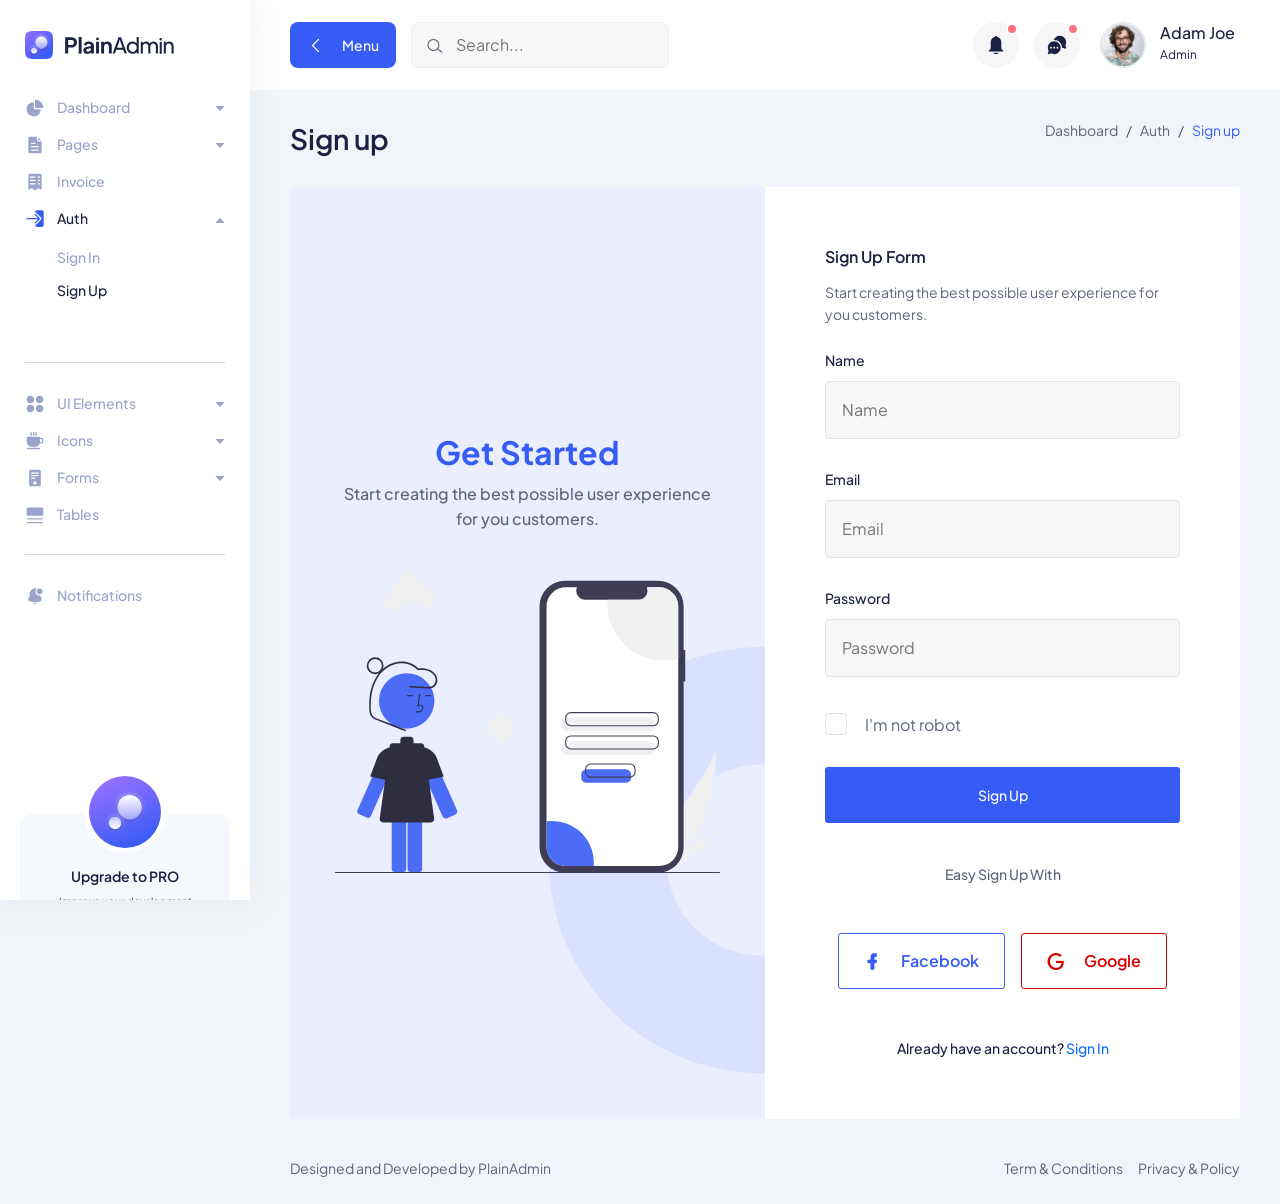
<file: admin/signup.html>
<!DOCTYPE html>
<html lang="en">
  <head>
    <meta charset="UTF-8" />
    <meta http-equiv="X-UA-Compatible" content="IE=edge" />
    <meta name="viewport" content="width=device-width, initial-scale=1.0" />
    <link rel="shortcut icon" href="assets/images/favicon.svg" type="image/x-icon" />
    <title>Sign Up | PlainAdmin Demo</title>

    <!-- ========== All CSS files linkup ========= -->
    <link rel="stylesheet" href="assets/css/bootstrap.min.css" />
    <link rel="stylesheet" href="assets/css/lineicons.css" />
    <link rel="stylesheet" href="assets/css/materialdesignicons.min.css" />
    <link rel="stylesheet" href="assets/css/fullcalendar.css" />
    <link rel="stylesheet" href="assets/css/main.css" />
  </head>
  <body>
    <!-- ======== Preloader =========== -->
    <div id="preloader">
      <div class="spinner"></div>
    </div>
    <!-- ======== Preloader =========== -->

    <!-- ======== sidebar-nav start =========== -->
    <aside class="sidebar-nav-wrapper">
      <div class="navbar-logo">
        <a href="index.html">
          <img src="assets/images/logo/logo.svg" alt="logo" />
        </a>
      </div>
      <nav class="sidebar-nav">
        <ul>
          <li class="nav-item nav-item-has-children">
            <a
              href="#0"
              class="collapsed"
              data-bs-toggle="collapse"
              data-bs-target="#ddmenu_1"
              aria-controls="ddmenu_1"
              aria-expanded="false"
              aria-label="Toggle navigation"
            >
              <span class="icon">
                <svg width="20" height="20" viewBox="0 0 20 20" fill="none" xmlns="http://www.w3.org/2000/svg">
                  <path
                    d="M8.74999 18.3333C12.2376 18.3333 15.1364 15.8128 15.7244 12.4941C15.8448 11.8143 15.2737 11.25 14.5833 11.25H9.99999C9.30966 11.25 8.74999 10.6903 8.74999 10V5.41666C8.74999 4.7263 8.18563 4.15512 7.50586 4.27556C4.18711 4.86357 1.66666 7.76243 1.66666 11.25C1.66666 15.162 4.83797 18.3333 8.74999 18.3333Z" />
                  <path
                    d="M17.0833 10C17.7737 10 18.3432 9.43708 18.2408 8.75433C17.7005 5.14918 14.8508 2.29947 11.2457 1.75912C10.5629 1.6568 10 2.2263 10 2.91665V9.16666C10 9.62691 10.3731 10 10.8333 10H17.0833Z" />
                </svg>
              </span>
              <span class="text">Dashboard</span>
            </a>
            <ul id="ddmenu_1" class="collapse dropdown-nav">
              <li>
                <a href="index.html"> eCommerce </a>
              </li>
            </ul>
          </li>
          <li class="nav-item nav-item-has-children">
            <a
              href="#0"
              class="collapsed"
              data-bs-toggle="collapse"
              data-bs-target="#ddmenu_2"
              aria-controls="ddmenu_2"
              aria-expanded="false"
              aria-label="Toggle navigation"
            >
              <span class="icon">
                <svg width="20" height="20" viewBox="0 0 20 20" fill="none" xmlns="http://www.w3.org/2000/svg">
                  <path
                    d="M11.8097 1.66667C11.8315 1.66667 11.8533 1.6671 11.875 1.66796V4.16667C11.875 5.43232 12.901 6.45834 14.1667 6.45834H16.6654C16.6663 6.48007 16.6667 6.50186 16.6667 6.5237V16.6667C16.6667 17.5872 15.9205 18.3333 15 18.3333H5.00001C4.07954 18.3333 3.33334 17.5872 3.33334 16.6667V3.33334C3.33334 2.41286 4.07954 1.66667 5.00001 1.66667H11.8097ZM6.66668 7.70834C6.3215 7.70834 6.04168 7.98816 6.04168 8.33334C6.04168 8.67851 6.3215 8.95834 6.66668 8.95834H10C10.3452 8.95834 10.625 8.67851 10.625 8.33334C10.625 7.98816 10.3452 7.70834 10 7.70834H6.66668ZM6.04168 11.6667C6.04168 12.0118 6.3215 12.2917 6.66668 12.2917H13.3333C13.6785 12.2917 13.9583 12.0118 13.9583 11.6667C13.9583 11.3215 13.6785 11.0417 13.3333 11.0417H6.66668C6.3215 11.0417 6.04168 11.3215 6.04168 11.6667ZM6.66668 14.375C6.3215 14.375 6.04168 14.6548 6.04168 15C6.04168 15.3452 6.3215 15.625 6.66668 15.625H13.3333C13.6785 15.625 13.9583 15.3452 13.9583 15C13.9583 14.6548 13.6785 14.375 13.3333 14.375H6.66668Z" />
                  <path
                    d="M13.125 2.29167L16.0417 5.20834H14.1667C13.5913 5.20834 13.125 4.74197 13.125 4.16667V2.29167Z" />
                </svg>
              </span>
              <span class="text">Pages</span>
            </a>
            <ul id="ddmenu_2" class="collapse dropdown-nav">
              <li>
                <a href="settings.html"> Settings </a>
              </li>
              <li>
                <a href="blank-page.html"> Blank Page </a>
              </li>
            </ul>
          </li>
          <li class="nav-item">
            <a href="invoice.html">
              <span class="icon">
                <svg width="20" height="20" viewBox="0 0 20 20" fill="none" xmlns="http://www.w3.org/2000/svg">
                  <path
                    d="M3.33334 3.35442C3.33334 2.4223 4.07954 1.66666 5.00001 1.66666H15C15.9205 1.66666 16.6667 2.4223 16.6667 3.35442V16.8565C16.6667 17.5519 15.8827 17.9489 15.3333 17.5317L13.8333 16.3924C13.537 16.1673 13.1297 16.1673 12.8333 16.3924L10.5 18.1646C10.2037 18.3896 9.79634 18.3896 9.50001 18.1646L7.16668 16.3924C6.87038 16.1673 6.46298 16.1673 6.16668 16.3924L4.66668 17.5317C4.11731 17.9489 3.33334 17.5519 3.33334 16.8565V3.35442ZM4.79168 5.04218C4.79168 5.39173 5.0715 5.6751 5.41668 5.6751H10C10.3452 5.6751 10.625 5.39173 10.625 5.04218C10.625 4.69264 10.3452 4.40927 10 4.40927H5.41668C5.0715 4.40927 4.79168 4.69264 4.79168 5.04218ZM5.41668 7.7848C5.0715 7.7848 4.79168 8.06817 4.79168 8.41774C4.79168 8.76724 5.0715 9.05066 5.41668 9.05066H10C10.3452 9.05066 10.625 8.76724 10.625 8.41774C10.625 8.06817 10.3452 7.7848 10 7.7848H5.41668ZM4.79168 11.7932C4.79168 12.1428 5.0715 12.4262 5.41668 12.4262H10C10.3452 12.4262 10.625 12.1428 10.625 11.7932C10.625 11.4437 10.3452 11.1603 10 11.1603H5.41668C5.0715 11.1603 4.79168 11.4437 4.79168 11.7932ZM13.3333 4.40927C12.9882 4.40927 12.7083 4.69264 12.7083 5.04218C12.7083 5.39173 12.9882 5.6751 13.3333 5.6751H14.5833C14.9285 5.6751 15.2083 5.39173 15.2083 5.04218C15.2083 4.69264 14.9285 4.40927 14.5833 4.40927H13.3333ZM12.7083 8.41774C12.7083 8.76724 12.9882 9.05066 13.3333 9.05066H14.5833C14.9285 9.05066 15.2083 8.76724 15.2083 8.41774C15.2083 8.06817 14.9285 7.7848 14.5833 7.7848H13.3333C12.9882 7.7848 12.7083 8.06817 12.7083 8.41774ZM13.3333 11.1603C12.9882 11.1603 12.7083 11.4437 12.7083 11.7932C12.7083 12.1428 12.9882 12.4262 13.3333 12.4262H14.5833C14.9285 12.4262 15.2083 12.1428 15.2083 11.7932C15.2083 11.4437 14.9285 11.1603 14.5833 11.1603H13.3333Z" />
                </svg>
              </span>
              <span class="text">Invoice</span>
            </a>
          </li>
          <li class="nav-item nav-item-has-children">
            <a
              href="#0"
              class=""
              data-bs-toggle="collapse"
              data-bs-target="#ddmenu_3"
              aria-controls="ddmenu_3"
              aria-expanded="true"
              aria-label="Toggle navigation"
            >
              <span class="icon">
                <svg width="20" height="20" viewBox="0 0 20 20" fill="none" xmlns="http://www.w3.org/2000/svg">
                  <path
                    d="M14.9211 10.1294C15.1652 9.88534 15.1652 9.48967 14.9211 9.24559L10.7544 5.0789C10.5103 4.83482 10.1147 4.83482 9.87057 5.0789C9.62649 5.32297 9.62649 5.71871 9.87057 5.96278L12.9702 9.06251H1.97916C1.63398 9.06251 1.35416 9.34234 1.35416 9.68751C1.35416 10.0327 1.63398 10.3125 1.97916 10.3125H12.9702L9.87057 13.4123C9.62649 13.6563 9.62649 14.052 9.87057 14.2961C10.1147 14.5402 10.5103 14.5402 10.7544 14.2961L14.9211 10.1294Z" />
                  <path
                    d="M11.6383 15.18L15.805 11.0133C16.5373 10.2811 16.5373 9.09391 15.805 8.36166L11.6383 4.195C11.2722 3.82888 10.7923 3.64582 10.3125 3.64582V3.02082C10.3125 2.10035 11.0587 1.35416 11.9792 1.35416H16.9792C17.8997 1.35416 18.6458 2.10035 18.6458 3.02082V16.3542C18.6458 17.2747 17.8997 18.0208 16.9792 18.0208H11.9792C11.0587 18.0208 10.3125 17.2747 10.3125 16.3542V15.7292C10.7923 15.7292 11.2722 15.5461 11.6383 15.18Z" />
                </svg>
              </span>
              <span class="text">Auth</span>
            </a>
            <ul id="ddmenu_3" class="collapsed show dropdown-nav">
              <li>
                <a href="signin.html"> Sign In </a>
              </li>
              <li>
                <a href="signup.html" class="active"> Sign Up </a>
              </li>
            </ul>
          </li>
          <span class="divider"><hr /></span>
          <li class="nav-item nav-item-has-children">
            <a
              href="#0"
              class="collapsed"
              data-bs-toggle="collapse"
              data-bs-target="#ddmenu_4"
              aria-controls="ddmenu_4"
              aria-expanded="false"
              aria-label="Toggle navigation"
            >
              <span class="icon">
                <svg width="20" height="20" viewBox="0 0 20 20" fill="none" xmlns="http://www.w3.org/2000/svg">
                  <path
                    d="M1.66666 5.41669C1.66666 3.34562 3.34559 1.66669 5.41666 1.66669C7.48772 1.66669 9.16666 3.34562 9.16666 5.41669C9.16666 7.48775 7.48772 9.16669 5.41666 9.16669C3.34559 9.16669 1.66666 7.48775 1.66666 5.41669Z" />
                  <path
                    d="M1.66666 14.5834C1.66666 12.5123 3.34559 10.8334 5.41666 10.8334C7.48772 10.8334 9.16666 12.5123 9.16666 14.5834C9.16666 16.6545 7.48772 18.3334 5.41666 18.3334C3.34559 18.3334 1.66666 16.6545 1.66666 14.5834Z" />
                  <path
                    d="M10.8333 5.41669C10.8333 3.34562 12.5123 1.66669 14.5833 1.66669C16.6544 1.66669 18.3333 3.34562 18.3333 5.41669C18.3333 7.48775 16.6544 9.16669 14.5833 9.16669C12.5123 9.16669 10.8333 7.48775 10.8333 5.41669Z" />
                  <path
                    d="M10.8333 14.5834C10.8333 12.5123 12.5123 10.8334 14.5833 10.8334C16.6544 10.8334 18.3333 12.5123 18.3333 14.5834C18.3333 16.6545 16.6544 18.3334 14.5833 18.3334C12.5123 18.3334 10.8333 16.6545 10.8333 14.5834Z" />
                </svg>
              </span>
              <span class="text">UI Elements </span>
            </a>
            <ul id="ddmenu_4" class="collapse dropdown-nav">
              <li>
                <a href="alerts.html"> Alerts </a>
              </li>
              <li>
                <a href="buttons.html"> Buttons </a>
              </li>
              <li>
                <a href="cards.html"> Cards </a>
              </li>
              <li>
                <a href="typography.html"> Typography </a>
              </li>
            </ul>
          </li>
          <li class="nav-item nav-item-has-children">
            <a
              href="#0"
              class="collapsed"
              data-bs-toggle="collapse"
              data-bs-target="#ddmenu_55"
              aria-controls="ddmenu_55"
              aria-expanded="false"
              aria-label="Toggle navigation"
            >
              <span class="icon">
                <svg width="20" height="20" viewBox="0 0 20 20" fill="none" xmlns="http://www.w3.org/2000/svg">
                  <path
                    d="M5.48663 1.1466C5.77383 0.955131 6.16188 1.03274 6.35335 1.31994L6.87852 2.10769C7.20508 2.59755 7.20508 3.23571 6.87852 3.72556L6.35335 4.51331C6.16188 4.80052 5.77383 4.87813 5.48663 4.68666C5.19943 4.49519 5.12182 4.10715 5.31328 3.81994L5.83845 3.03219C5.88511 2.96221 5.88511 2.87105 5.83845 2.80106L5.31328 2.01331C5.12182 1.72611 5.19943 1.33806 5.48663 1.1466Z" />
                  <path
                    d="M2.49999 5.83331C2.03976 5.83331 1.66666 6.2064 1.66666 6.66665V10.8333C1.66666 13.5948 3.90523 15.8333 6.66666 15.8333H9.99999C12.1856 15.8333 14.0436 14.431 14.7235 12.4772C14.8134 12.4922 14.9058 12.5 15 12.5H16.6667C17.5872 12.5 18.3333 11.7538 18.3333 10.8333V8.33331C18.3333 7.41284 17.5872 6.66665 16.6667 6.66665H15C15 6.2064 14.6269 5.83331 14.1667 5.83331H2.49999ZM14.9829 11.2496C14.9942 11.1123 15 10.9735 15 10.8333V7.91665H16.6667C16.8967 7.91665 17.0833 8.10319 17.0833 8.33331V10.8333C17.0833 11.0634 16.8967 11.25 16.6667 11.25H15L14.9898 11.2498L14.9829 11.2496Z" />
                  <path
                    d="M8.85332 1.31994C8.6619 1.03274 8.27383 0.955131 7.98663 1.1466C7.69943 1.33806 7.62182 1.72611 7.81328 2.01331L8.33848 2.80106C8.38507 2.87105 8.38507 2.96221 8.33848 3.03219L7.81328 3.81994C7.62182 4.10715 7.69943 4.49519 7.98663 4.68666C8.27383 4.87813 8.6619 4.80052 8.85332 4.51331L9.37848 3.72556C9.70507 3.23571 9.70507 2.59755 9.37848 2.10769L8.85332 1.31994Z" />
                  <path
                    d="M10.4867 1.1466C10.7738 0.955131 11.1619 1.03274 11.3533 1.31994L11.8785 2.10769C12.2051 2.59755 12.2051 3.23571 11.8785 3.72556L11.3533 4.51331C11.1619 4.80052 10.7738 4.87813 10.4867 4.68666C10.1994 4.49519 10.1218 4.10715 10.3133 3.81994L10.8385 3.03219C10.8851 2.96221 10.8851 2.87105 10.8385 2.80106L10.3133 2.01331C10.1218 1.72611 10.1994 1.33806 10.4867 1.1466Z" />
                  <path
                    d="M2.49999 16.6667C2.03976 16.6667 1.66666 17.0398 1.66666 17.5C1.66666 17.9602 2.03976 18.3334 2.49999 18.3334H14.1667C14.6269 18.3334 15 17.9602 15 17.5C15 17.0398 14.6269 16.6667 14.1667 16.6667H2.49999Z" />
                </svg>
              </span>
              <span class="text">Icons</span>
            </a>
            <ul id="ddmenu_55" class="collapse dropdown-nav">
              <li>
                <a href="icons.html"> LineIcons </a>
              </li>
              <li>
                <a href="mdi-icons.html"> MDI Icons </a>
              </li>
            </ul>
          </li>
          <li class="nav-item nav-item-has-children">
            <a
              href="#0"
              class="collapsed"
              data-bs-toggle="collapse"
              data-bs-target="#ddmenu_5"
              aria-controls="ddmenu_5"
              aria-expanded="false"
              aria-label="Toggle navigation"
            >
              <span class="icon">
                <svg width="20" height="20" viewBox="0 0 20 20" fill="none" xmlns="http://www.w3.org/2000/svg">
                  <path
                    d="M4.16666 3.33335C4.16666 2.41288 4.91285 1.66669 5.83332 1.66669H14.1667C15.0872 1.66669 15.8333 2.41288 15.8333 3.33335V16.6667C15.8333 17.5872 15.0872 18.3334 14.1667 18.3334H5.83332C4.91285 18.3334 4.16666 17.5872 4.16666 16.6667V3.33335ZM6.04166 5.00002C6.04166 5.3452 6.32148 5.62502 6.66666 5.62502H13.3333C13.6785 5.62502 13.9583 5.3452 13.9583 5.00002C13.9583 4.65485 13.6785 4.37502 13.3333 4.37502H6.66666C6.32148 4.37502 6.04166 4.65485 6.04166 5.00002ZM6.66666 6.87502C6.32148 6.87502 6.04166 7.15485 6.04166 7.50002C6.04166 7.8452 6.32148 8.12502 6.66666 8.12502H13.3333C13.6785 8.12502 13.9583 7.8452 13.9583 7.50002C13.9583 7.15485 13.6785 6.87502 13.3333 6.87502H6.66666ZM6.04166 10C6.04166 10.3452 6.32148 10.625 6.66666 10.625H9.99999C10.3452 10.625 10.625 10.3452 10.625 10C10.625 9.65485 10.3452 9.37502 9.99999 9.37502H6.66666C6.32148 9.37502 6.04166 9.65485 6.04166 10ZM9.99999 16.6667C10.9205 16.6667 11.6667 15.9205 11.6667 15C11.6667 14.0795 10.9205 13.3334 9.99999 13.3334C9.07949 13.3334 8.33332 14.0795 8.33332 15C8.33332 15.9205 9.07949 16.6667 9.99999 16.6667Z" />
                </svg>
              </span>
              <span class="text"> Forms </span>
            </a>
            <ul id="ddmenu_5" class="collapse dropdown-nav">
              <li>
                <a href="form-elements.html"> Form Elements </a>
              </li>
            </ul>
          </li>
          <li class="nav-item">
            <a href="tables.html">
              <span class="icon">
                <svg width="20" height="20" viewBox="0 0 20 20" fill="none" xmlns="http://www.w3.org/2000/svg">
                  <path
                    d="M1.66666 4.16667C1.66666 3.24619 2.41285 2.5 3.33332 2.5H16.6667C17.5872 2.5 18.3333 3.24619 18.3333 4.16667V9.16667C18.3333 10.0872 17.5872 10.8333 16.6667 10.8333H3.33332C2.41285 10.8333 1.66666 10.0872 1.66666 9.16667V4.16667Z" />
                  <path
                    d="M1.875 13.75C1.875 13.4048 2.15483 13.125 2.5 13.125H17.5C17.8452 13.125 18.125 13.4048 18.125 13.75C18.125 14.0952 17.8452 14.375 17.5 14.375H2.5C2.15483 14.375 1.875 14.0952 1.875 13.75Z" />
                  <path
                    d="M2.5 16.875C2.15483 16.875 1.875 17.1548 1.875 17.5C1.875 17.8452 2.15483 18.125 2.5 18.125H17.5C17.8452 18.125 18.125 17.8452 18.125 17.5C18.125 17.1548 17.8452 16.875 17.5 16.875H2.5Z" />
                </svg>
              </span>
              <span class="text">Tables</span>
            </a>
          </li>
          <span class="divider"><hr /></span>

          <li class="nav-item">
            <a href="notification.html">
              <span class="icon">
                <svg width="20" height="20" viewBox="0 0 20 20" fill="none" xmlns="http://www.w3.org/2000/svg">
                  <path
                    d="M10.8333 2.50008C10.8333 2.03984 10.4602 1.66675 9.99999 1.66675C9.53975 1.66675 9.16666 2.03984 9.16666 2.50008C9.16666 2.96032 9.53975 3.33341 9.99999 3.33341C10.4602 3.33341 10.8333 2.96032 10.8333 2.50008Z" />
                  <path
                    d="M17.5 5.41673C17.5 7.02756 16.1942 8.33339 14.5833 8.33339C12.9725 8.33339 11.6667 7.02756 11.6667 5.41673C11.6667 3.80589 12.9725 2.50006 14.5833 2.50006C16.1942 2.50006 17.5 3.80589 17.5 5.41673Z" />
                  <path
                    d="M11.4272 2.69637C10.9734 2.56848 10.4947 2.50006 10 2.50006C7.10054 2.50006 4.75003 4.85057 4.75003 7.75006V9.20873C4.75003 9.72814 4.62082 10.2393 4.37404 10.6963L3.36705 12.5611C2.89938 13.4272 3.26806 14.5081 4.16749 14.9078C7.88074 16.5581 12.1193 16.5581 15.8326 14.9078C16.732 14.5081 17.1007 13.4272 16.633 12.5611L15.626 10.6963C15.43 10.3333 15.3081 9.93606 15.2663 9.52773C15.0441 9.56431 14.8159 9.58339 14.5833 9.58339C12.2822 9.58339 10.4167 7.71791 10.4167 5.41673C10.4167 4.37705 10.7975 3.42631 11.4272 2.69637Z" />
                  <path
                    d="M7.48901 17.1925C8.10004 17.8918 8.99841 18.3335 10 18.3335C11.0016 18.3335 11.9 17.8918 12.511 17.1925C10.8482 17.4634 9.15183 17.4634 7.48901 17.1925Z" />
                </svg>
              </span>
              <span class="text">Notifications</span>
            </a>
          </li>
        </ul>
      </nav>
      <div class="promo-box">
        <div class="promo-icon">
          <img class="mx-auto" src="./assets/images/logo/logo-icon-big.svg" alt="Logo">
        </div>
        <h3>Upgrade to PRO</h3>
        <p>Improve your development process and start doing more with PlainAdmin PRO!</p>
        <a href="https://plainadmin.com/pro" target="_blank" rel="nofollow" class="main-btn primary-btn btn-hover">
          Upgrade to PRO
        </a>
      </div>
    </aside>
    <div class="overlay"></div>
    <!-- ======== sidebar-nav end =========== -->

    <!-- ======== main-wrapper start =========== -->
    <main class="main-wrapper">
      <!-- ========== header start ========== -->
      <header class="header">
        <div class="container-fluid">
          <div class="row">
            <div class="col-lg-5 col-md-5 col-6">
              <div class="header-left d-flex align-items-center">
                <div class="menu-toggle-btn mr-15">
                  <button id="menu-toggle" class="main-btn primary-btn btn-hover">
                    <i class="lni lni-chevron-left me-2"></i> Menu
                  </button>
                </div>
                <div class="header-search d-none d-md-flex">
                  <form action="#">
                    <input type="text" placeholder="Search..." />
                    <button><i class="lni lni-search-alt"></i></button>
                  </form>
                </div>
              </div>
            </div>
            <div class="col-lg-7 col-md-7 col-6">
              <div class="header-right">
                <!-- notification start -->
                <div class="notification-box ml-15 d-none d-md-flex">
                  <button class="dropdown-toggle" type="button" id="notification" data-bs-toggle="dropdown"
                    aria-expanded="false">
                    <svg width="22" height="22" viewBox="0 0 22 22" fill="none" xmlns="http://www.w3.org/2000/svg">
                      <path
                        d="M11 20.1667C9.88317 20.1667 8.88718 19.63 8.23901 18.7917H13.761C13.113 19.63 12.1169 20.1667 11 20.1667Z"
                        fill="" />
                      <path
                        d="M10.1157 2.74999C10.1157 2.24374 10.5117 1.83333 11 1.83333C11.4883 1.83333 11.8842 2.24374 11.8842 2.74999V2.82604C14.3932 3.26245 16.3051 5.52474 16.3051 8.24999V14.287C16.3051 14.5301 16.3982 14.7633 16.564 14.9352L18.2029 16.6342C18.4814 16.9229 18.2842 17.4167 17.8903 17.4167H4.10961C3.71574 17.4167 3.5185 16.9229 3.797 16.6342L5.43589 14.9352C5.6017 14.7633 5.69485 14.5301 5.69485 14.287V8.24999C5.69485 5.52474 7.60672 3.26245 10.1157 2.82604V2.74999Z"
                        fill="" />
                    </svg>
                    <span></span>
                  </button>
                  <ul class="dropdown-menu dropdown-menu-end" aria-labelledby="notification">
                    <li>
                      <a href="#0">
                        <div class="image">
                          <img src="assets/images/lead/lead-6.png" alt="" />
                        </div>
                        <div class="content">
                          <h6>
                            John Doe
                            <span class="text-regular">
                              comment on a product.
                            </span>
                          </h6>
                          <p>
                            Lorem ipsum dolor sit amet, consect etur adipiscing
                            elit Vivamus tortor.
                          </p>
                          <span>10 mins ago</span>
                        </div>
                      </a>
                    </li>
                    <li>
                      <a href="#0">
                        <div class="image">
                          <img src="assets/images/lead/lead-1.png" alt="" />
                        </div>
                        <div class="content">
                          <h6>
                            Jonathon
                            <span class="text-regular">
                              like on a product.
                            </span>
                          </h6>
                          <p>
                            Lorem ipsum dolor sit amet, consect etur adipiscing
                            elit Vivamus tortor.
                          </p>
                          <span>10 mins ago</span>
                        </div>
                      </a>
                    </li>
                  </ul>
                </div>
                <!-- notification end -->
                <!-- message start -->
                <div class="header-message-box ml-15 d-none d-md-flex">
                  <button class="dropdown-toggle" type="button" id="message" data-bs-toggle="dropdown"
                    aria-expanded="false">
                    <svg width="22" height="22" viewBox="0 0 22 22" fill="none" xmlns="http://www.w3.org/2000/svg">
                      <path
                        d="M7.74866 5.97421C7.91444 5.96367 8.08162 5.95833 8.25005 5.95833C12.5532 5.95833 16.0417 9.4468 16.0417 13.75C16.0417 13.9184 16.0364 14.0856 16.0259 14.2514C16.3246 14.138 16.6127 14.003 16.8883 13.8482L19.2306 14.629C19.7858 14.8141 20.3141 14.2858 20.129 13.7306L19.3482 11.3882C19.8694 10.4604 20.1667 9.38996 20.1667 8.25C20.1667 4.70617 17.2939 1.83333 13.75 1.83333C11.0077 1.83333 8.66702 3.55376 7.74866 5.97421Z"
                        fill="" />
                      <path
                        d="M14.6667 13.75C14.6667 17.2938 11.7939 20.1667 8.25004 20.1667C7.11011 20.1667 6.03962 19.8694 5.11182 19.3482L2.76946 20.129C2.21421 20.3141 1.68597 19.7858 1.87105 19.2306L2.65184 16.8882C2.13062 15.9604 1.83338 14.89 1.83338 13.75C1.83338 10.2062 4.70622 7.33333 8.25004 7.33333C11.7939 7.33333 14.6667 10.2062 14.6667 13.75ZM5.95838 13.75C5.95838 13.2437 5.54797 12.8333 5.04171 12.8333C4.53545 12.8333 4.12504 13.2437 4.12504 13.75C4.12504 14.2563 4.53545 14.6667 5.04171 14.6667C5.54797 14.6667 5.95838 14.2563 5.95838 13.75ZM9.16671 13.75C9.16671 13.2437 8.7563 12.8333 8.25004 12.8333C7.74379 12.8333 7.33338 13.2437 7.33338 13.75C7.33338 14.2563 7.74379 14.6667 8.25004 14.6667C8.7563 14.6667 9.16671 14.2563 9.16671 13.75ZM11.4584 14.6667C11.9647 14.6667 12.375 14.2563 12.375 13.75C12.375 13.2437 11.9647 12.8333 11.4584 12.8333C10.9521 12.8333 10.5417 13.2437 10.5417 13.75C10.5417 14.2563 10.9521 14.6667 11.4584 14.6667Z"
                        fill="" />
                    </svg>
                    <span></span>
                  </button>
                  <ul class="dropdown-menu dropdown-menu-end" aria-labelledby="message">
                    <li>
                      <a href="#0">
                        <div class="image">
                          <img src="assets/images/lead/lead-5.png" alt="" />
                        </div>
                        <div class="content">
                          <h6>Jacob Jones</h6>
                          <p>Hey!I can across your profile and ...</p>
                          <span>10 mins ago</span>
                        </div>
                      </a>
                    </li>
                    <li>
                      <a href="#0">
                        <div class="image">
                          <img src="assets/images/lead/lead-3.png" alt="" />
                        </div>
                        <div class="content">
                          <h6>John Doe</h6>
                          <p>Would you mind please checking out</p>
                          <span>12 mins ago</span>
                        </div>
                      </a>
                    </li>
                    <li>
                      <a href="#0">
                        <div class="image">
                          <img src="assets/images/lead/lead-2.png" alt="" />
                        </div>
                        <div class="content">
                          <h6>Anee Lee</h6>
                          <p>Hey! are you available for freelance?</p>
                          <span>1h ago</span>
                        </div>
                      </a>
                    </li>
                  </ul>
                </div>
                <!-- message end -->
                <!-- profile start -->
                <div class="profile-box ml-15">
                  <button class="dropdown-toggle bg-transparent border-0" type="button" id="profile"
                    data-bs-toggle="dropdown" aria-expanded="false">
                    <div class="profile-info">
                      <div class="info">
                        <div class="image">
                          <img src="assets/images/profile/profile-image.png" alt="" />
                        </div>
                        <div>
                          <h6 class="fw-500">Adam Joe</h6>
                          <p>Admin</p>
                        </div>
                      </div>
                    </div>
                  </button>
                  <ul class="dropdown-menu dropdown-menu-end" aria-labelledby="profile">
                    <li>
                      <div class="author-info flex items-center !p-1">
                        <div class="image">
                          <img src="assets/images/profile/profile-image.png" alt="image">
                        </div>
                        <div class="content">
                          <h4 class="text-sm">Adam Joe</h4>
                          <a class="text-black/40 dark:text-white/40 hover:text-black dark:hover:text-white text-xs"
                            href="#">Email@gmail.com</a>
                        </div>
                      </div>
                    </li>
                    <li class="divider"></li>
                    <li>
                      <a href="#0">
                        <i class="lni lni-user"></i> View Profile
                      </a>
                    </li>
                    <li>
                      <a href="#0">
                        <i class="lni lni-alarm"></i> Notifications
                      </a>
                    </li>
                    <li>
                      <a href="#0"> <i class="lni lni-inbox"></i> Messages </a>
                    </li>
                    <li>
                      <a href="#0"> <i class="lni lni-cog"></i> Settings </a>
                    </li>
                    <li class="divider"></li>
                    <li>
                      <a href="#0"> <i class="lni lni-exit"></i> Sign Out </a>
                    </li>
                  </ul>
                </div>
                <!-- profile end -->
              </div>
            </div>
          </div>
        </div>
      </header>
      <!-- ========== header end ========== -->

      <!-- ========== signin-section start ========== -->
      <section class="signin-section">
        <div class="container-fluid">
          <!-- ========== title-wrapper start ========== -->
          <div class="title-wrapper pt-30">
            <div class="row align-items-center">
              <div class="col-md-6">
                <div class="title">
                  <h2>Sign up</h2>
                </div>
              </div>
              <!-- end col -->
              <div class="col-md-6">
                <div class="breadcrumb-wrapper">
                  <nav aria-label="breadcrumb">
                    <ol class="breadcrumb">
                      <li class="breadcrumb-item">
                        <a href="#0">Dashboard</a>
                      </li>
                      <li class="breadcrumb-item"><a href="#0">Auth</a></li>
                      <li class="breadcrumb-item active" aria-current="page">
                        Sign up
                      </li>
                    </ol>
                  </nav>
                </div>
              </div>
              <!-- end col -->
            </div>
            <!-- end row -->
          </div>
          <!-- ========== title-wrapper end ========== -->

          <div class="row g-0 auth-row">
            <div class="col-lg-6">
              <div class="auth-cover-wrapper bg-primary-100">
                <div class="auth-cover">
                  <div class="title text-center">
                    <h1 class="text-primary mb-10">Get Started</h1>
                    <p class="text-medium">
                      Start creating the best possible user experience
                      <br class="d-sm-block" />
                      for you customers.
                    </p>
                  </div>
                  <div class="cover-image">
                    <img src="assets/images/auth/signin-image.svg" alt="" />
                  </div>
                  <div class="shape-image">
                    <img src="assets/images/auth/shape.svg" alt="" />
                  </div>
                </div>
              </div>
            </div>
            <!-- end col -->
            <div class="col-lg-6">
              <div class="signup-wrapper">
                <div class="form-wrapper">
                  <h6 class="mb-15">Sign Up Form</h6>
                  <p class="text-sm mb-25">
                    Start creating the best possible user experience for you
                    customers.
                  </p>
                  <form action="#">
                    <div class="row">
                      <div class="col-12">
                        <div class="input-style-1">
                          <label>Name</label>
                          <input type="text" placeholder="Name" />
                        </div>
                      </div>
                      <!-- end col -->
                      <div class="col-12">
                        <div class="input-style-1">
                          <label>Email</label>
                          <input type="email" placeholder="Email" />
                        </div>
                      </div>
                      <!-- end col -->
                      <div class="col-12">
                        <div class="input-style-1">
                          <label>Password</label>
                          <input type="password" placeholder="Password" />
                        </div>
                      </div>
                      <!-- end col -->
                      <div class="col-12">
                        <div class="form-check checkbox-style mb-30">
                          <input class="form-check-input" type="checkbox" value="" id="checkbox-not-robot" />
                          <label class="form-check-label" for="checkbox-not-robot">
                            I'm not robot</label>
                        </div>
                      </div>
                      <!-- end col -->
                      <div class="col-12">
                        <div class="button-group d-flex justify-content-center flex-wrap">
                          <button class="main-btn primary-btn btn-hover w-100 text-center">
                            Sign Up
                          </button>
                        </div>
                      </div>
                    </div>
                    <!-- end row -->
                  </form>
                  <div class="singup-option pt-40">
                    <p class="text-sm text-medium text-center text-gray">
                      Easy Sign Up With
                    </p>
                    <div class="button-group pt-40 pb-40 d-flex justify-content-center flex-wrap">
                      <button class="main-btn primary-btn-outline m-2">
                        <i class="lni lni-facebook-fill mr-10"></i>
                        Facebook
                      </button>
                      <button class="main-btn danger-btn-outline m-2">
                        <i class="lni lni-google mr-10"></i>
                        Google
                      </button>
                    </div>
                    <p class="text-sm text-medium text-dark text-center">
                      Already have an account? <a href="signin.html">Sign In</a>
                    </p>
                  </div>
                </div>
              </div>
            </div>
            <!-- end col -->
          </div>
          <!-- end row -->
        </div>
      </section>
      <!-- ========== signin-section end ========== -->

      <!-- ========== footer start =========== -->
      <footer class="footer">
        <div class="container-fluid">
          <div class="row">
            <div class="col-md-6 order-last order-md-first">
              <div class="copyright text-center text-md-start">
                <p class="text-sm">
                  Designed and Developed by
                  <a href="https://plainadmin.com" rel="nofollow" target="_blank">
                    PlainAdmin
                  </a>
                </p>
              </div>
            </div>
            <!-- end col-->
            <div class="col-md-6">
              <div class="terms d-flex justify-content-center justify-content-md-end">
                <a href="#0" class="text-sm">Term & Conditions</a>
                <a href="#0" class="text-sm ml-15">Privacy & Policy</a>
              </div>
            </div>
          </div>
          <!-- end row -->
        </div>
        <!-- end container -->
      </footer>
      <!-- ========== footer end =========== -->
    </main>
    <!-- ======== main-wrapper end =========== -->

    <!-- ========= All Javascript files linkup ======== -->
    <script src="assets/js/bootstrap.bundle.min.js"></script>
    <script src="assets/js/Chart.min.js"></script>
    <script src="assets/js/dynamic-pie-chart.js"></script>
    <script src="assets/js/moment.min.js"></script>
    <script src="assets/js/fullcalendar.js"></script>
    <script src="assets/js/jvectormap.min.js"></script>
    <script src="assets/js/world-merc.js"></script>
    <script src="assets/js/polyfill.js"></script>
    <script src="assets/js/main.js"></script>
  </body>
</html>
</file>
<file: css/templatemo-barber-shop.css>
/*

TemplateMo 585 Barber Shop

https://templatemo.com/tm-585-barber-shop

*/


/*---------------------------------------
  CUSTOM PROPERTIES ( VARIABLES )             
-----------------------------------------*/
:root {
  --white-color:                  #fae0cd;
  --primary-color:                #5f92d4;
  --secondary-color:              #fae0cd;
  --section-bg-color:             #f0f8ff;
  --custom-btn-bg-color:          #5f92d4;
  --custom-btn-bg-hover-color:    #FDBB2D;
  --dark-color:                   #030736;
  --p-color:                      #717275;
  --border-color:                 #7fffd4;
  --link-hover-color:             #B22727;

  --body-font-family:             'Unbounded', cursive;

  --h1-font-size:                 74px;
  --h2-font-size:                 46px;
  --h3-font-size:                 32px;
  --h4-font-size:                 28px;
  --h5-font-size:                 24px;
  --h6-font-size:                 22px;
  --p-font-size:                  20px;
  --btn-font-size:                16px;
  --copyright-font-size:          14px;

  --border-radius-large:          100px;
  --border-radius-medium:         20px;
  --border-radius-small:          10px;

  --font-weight-thin:             200;
  --font-weight-light:            300;
  --font-weight-normal:           400;
  --font-weight-bold:             700;
}

body {
  background-color: var(--white-color);
  font-family: var(--body-font-family); 
}


/*---------------------------------------
  TYPOGRAPHY               
-----------------------------------------*/

h2,
h3,
h4,
h5,
h6 {
  color: var(--dark-color);
}

h1,
h2,
h3,
h4,
h5,
h6 {
  font-weight: var(--font-weight-bold);
}

h1 {
  font-size: var(--h1-font-size);
}

h2 {
  font-size: var(--h2-font-size);
}

h3 {
  font-size: var(--h3-font-size);
}

h4 {
  font-size: var(--h4-font-size);
}

h5 {
  font-size: var(--h5-font-size);
}

h6 {
  font-size: var(--h6-font-size);
}

p {
  color: var(--p-color);
  font-size: var(--p-font-size);
  font-weight: var(--font-weight-light);
}

ul li {
  color: var(--p-color);
  font-size: var(--p-font-size);
  font-weight: var(--font-weight-light);
}

a, 
button {
  touch-action: manipulation;
  transition: all 0.3s;
}

a {
  display: inline-block;
  color: var(--primary-color);
  text-decoration: none;
}

a:hover {
  color: var(--link-hover-color);
}

b,
strong {
  font-weight: var(--font-weight-bold);
}


/*---------------------------------------
  SECTION               
-----------------------------------------*/
.section-padding {
  padding: 100px 50px;
}

.section-bg {
  background-color: var(--section-bg-color);
}

.section-overlay {
  background-color: var(--dark-color);
  position: absolute;
  top: 0;
  left: 0;
  pointer-events: none;
  width: 100%;
  height: 100%;
  opacity: 0.45;
}

.section-overlay + .container {
  position: relative;
}

.back-top-icon {
  font-size: var(--h2-font-size);
}


/*---------------------------------------
  CUSTOM BLOCK BACKGROUND OVERLAY               
-----------------------------------------*/
.custom-block-bg-overlay-wrap {
  background: var(--primary-color);
  border-radius: var(--border-radius-medium);
  transition: all 0.3s ease;
}

.custom-block-bg-overlay-wrap:hover {
  background: linear-gradient(90deg, #050159 0%, #000000 100%);
  transform: scale(1.05);
}

.custom-block-bg-overlay-image {
  border-radius: var(--border-radius-medium);
  display: block;
  margin: auto;
  height: 100%;
  object-fit: cover;
  transform: rotate(8deg);
}

.custom-block-bg-overlay-wrap:hover .team-info {
  bottom: 10px;
}


/*---------------------------------------
  CUSTOM BUTTON               
-----------------------------------------*/
.custom-btn {
  background: var(--custom-btn-bg-color);
  border: 2px solid transparent;
  border-radius: var(--border-radius-large);
  color: var(--white-color);
  font-size: var(--btn-font-size);
  font-weight: var(--font-weight-bold);
  line-height: normal;
  transition: all 0.3s;
  padding: 10px 20px;
}

.custom-btn:hover {
  background: var(--custom-btn-bg-hover-color);
  color: var(--white-color);
}

.custom-border-btn {
  background: transparent;
  border: 2px solid var(--custom-btn-bg-color);
  color: var(--custom-btn-bg-color);
}

.custom-btn-bg-white {
  border-color: var(--white-color);
  color: var(--white-color);
}

.custom-btn-italic {
  font-style: italic;
}


/*---------------------------------------
  NAVIGATION              
-----------------------------------------*/
.sidebar {
  background: var(--primary-color);
  background-repeat: no-repeat;
  background-size: cover;
  background-position: center;
  position: fixed;
  top: 0;
  bottom: 0;
  left: 0;
  z-index: 100;
  padding: 50px 0 0;
}

.sidebar-sticky {
  height: calc(100vh - 48px);
  overflow-x: hidden;
  overflow-y: auto;
  text-align: center;
  position: relative;
}

.navbar {
  background: transparent;
  z-index: 9;
}

.logo-image {
  width: 154px;
  height: auto;
  margin-bottom: 70px;
}

#sidebarMenu .nav-link {
  color: var(--dark-color);
  font-size: var(--p-font-size);
  font-weight: var(--font-weight-bold);
  text-transform: uppercase;
  position: relative;
}

#sidebarMenu .nav-link.active, 
#sidebarMenu .nav-link:hover {
  color: var(--white-color);
}

.navbar-toggler {
  background: var(--primary-color);
  border-radius: var(--border-radius-large);
  position: fixed;
  top: 0;
  bottom: 0;
  right: 0;
  z-index: 222;
  border: 0;
  padding: 0;
  cursor: pointer;
  margin: 25px;
  width: 55px;
  height: 55px;
  outline: none;
}

.navbar-toggler:focus {
  outline: none;
  box-shadow: none;
}

.navbar-toggler[aria-expanded="true"] .navbar-toggler-icon {
  background: transparent;
}

.navbar-toggler[aria-expanded="true"] .navbar-toggler-icon:before,
.navbar-toggler[aria-expanded="true"] .navbar-toggler-icon:after {
  transition: top 300ms 50ms ease, -webkit-transform 300ms 350ms ease;
  transition: top 300ms 50ms ease, transform 300ms 350ms ease;
  transition: top 300ms 50ms ease, transform 300ms 350ms ease, -webkit-transform 300ms 350ms ease;
  top: 0;
}

.navbar-toggler[aria-expanded="true"] .navbar-toggler-icon:before {
  transform: rotate(45deg);
}

.navbar-toggler[aria-expanded="true"] .navbar-toggler-icon:after {
  transform: rotate(-45deg);
}

.navbar-toggler .navbar-toggler-icon {
  background: var(--white-color);
  transition: background 10ms 300ms ease;
  display: block;
  margin: auto;
  width: 25px;
  height: 2px;
  position: relative;
}

.navbar-toggler .navbar-toggler-icon:before,
.navbar-toggler .navbar-toggler-icon:after {
  transition: top 300ms 350ms ease, -webkit-transform 300ms 50ms ease;
  transition: top 300ms 350ms ease, transform 300ms 50ms ease;
  transition: top 300ms 350ms ease, transform 300ms 50ms ease, -webkit-transform 300ms 50ms ease;
  position: absolute;
  right: 0;
  left: 0;
  background: var(--white-color);
  width: 25px;
  height: 2px;
  content: '';
}

.navbar-toggler .navbar-toggler-icon::before {
  top: -8px;
}

.navbar-toggler .navbar-toggler-icon::after {
  top: 8px;
}


/*---------------------------------------
  HERO        
-----------------------------------------*/
.hero-section {
  background-image: url('../images/Teratai.jpg');
  background-repeat: no-repeat;
  background-attachment: fixed;
  background-size: cover;
  background-position: center;
  position: relative;
  overflow: hidden;
  padding: 50px;
  padding-bottom: 0;
  min-height: 665px;
  border-bottom: 15px solid var(--primary-color);
}

@media screen and (min-width: 991px) {
  .hero-section {
    height: calc(100vh - 0px);
  }
}

.hero-section::after {
  content: "";
  background: linear-gradient(90deg, #000000 0%, #030736 100%);
  position: absolute;
  top: 0;
  right: 0;
  bottom: 0;
  left: 0;
  opacity: 0.65;
}

.hero-section .container {
  position: relative;
  z-index: 2;
}

.custom-block {
  border: 10px solid var(--primary-color);
  border-radius: 100%;
  position: absolute;
  z-index: 2;
  bottom: -60px;
  right: -60px;
  padding: 50px 90px 50px 50px;
  width: 360px;
  height: 360px;
}

.custom-block .custom-btn {
  background: var(--primary-color);
}

.custom-block .custom-btn:hover {
  background: var(--secondary-color);
}

.custom-block-image {
  border: 10px solid var(--primary-color);
  border-radius: 100%;
  position: absolute;
  top: -60px;
  right: 20px;
  left: 0;
  width: 120px;
  height: 120px;
  margin: auto;
  object-fit: cover;
}


/*---------------------------------------
  ABOUT              
-----------------------------------------*/
.about-section h6 {
  color: var(--secondary-color);
}

.about-section .custom-block-bg-overlay-image {
  width: 100%;
  max-height: 250px;
}

.about-section .custom-block-bg-overlay-wrap {
  position: relative;
}

.team-info {
  background: var(--white-color);
  border-radius: var(--border-radius-large);
  position: absolute;
  bottom: 0;
  right: 0;
  left: 0;
  margin: 10px 40px;
  padding: 10px 17px 10px 20px;
  transition: all 0.3s ease;
}


/*---------------------------------------
  FEATURED               
-----------------------------------------*/
.featured-section {
  background-image: url('../images/Teratai.jpg');
  background-repeat: no-repeat;
  background-attachment: fixed;
  background-size: cover;
  position: relative;
  text-align: center;
}

.featured-section h2 {
  color: var(--secondary-color);
}

.featured-section p {
  color: var(--white-color);
}

.featured-section strong {
  background: var(--primary-color);
  border-radius: var(--border-radius-medium);
  display: inline-block;
  margin-top: 10px;
  padding: 10px 20px;
}


/*---------------------------------------
  SERVICES             
-----------------------------------------*/
.services-thumb {
  border-radius: var(--border-radius-medium);
  position: relative;
  overflow: hidden;
}

.services-thumb:hover .services-info {
  border-color: var(--primary-color);
  border-width: 5px;
}

.services-thumb:hover .services-image {
  transform: scale(1.05);
}

.services-image {
  border-radius: var(--border-radius-medium);
  display: block;
  margin: auto;
  transition: all 0.3s;
}

.services-thumb-price {
  background: var(--primary-color);
  border-radius: var(--border-radius-medium);
  font-size: var(--copyright-font-size);
  margin-left: auto;
  padding: 5px 10px;
}

.services-info {
  border-radius: var(--border-radius-medium);
  border: 1px solid var(--white-color);
  position: absolute;
  top: 0;
  bottom: 0;
  right: 0;
  left: 0;
  margin: 20px;
  padding: 25px 30px;
  transition: all 0.3s ease;
}

.services-info h4 {
  color: var(--white-color);
}


/*---------------------------------------
  PRICE LIST             
-----------------------------------------*/
.price-list-section {
  padding-top: 100px;
  padding-bottom: 100px;
}

.price-list-thumb-wrap {
  padding-right: 50px;
}

.price-list-thumb {
  margin-bottom: 10px;
}

.price-list-thumb:last-child {
  margin-bottom: 0;
}

.price-list-thumb h6 strong {
  color: var(--primary-color);
}

.price-list-thumb-divider {
  background: var(--p-color);
  flex: auto;
  height: 2px;
  margin: auto 15px 0;
}

.price-list-section .custom-block-bg-overlay-wrap {
  padding: 0;
}


/*---------------------------------------
  BOOKING               
-----------------------------------------*/
.booking-section {
  background-image: url('../images/Teratai.jpg');
  background-repeat: no-repeat;
  background-attachment: fixed;
  background-size: cover;
  background-position: center;
}

.booking-form {
  background: var(--white-color);
  border-radius: var(--border-radius-medium);
  padding: 65px;
}


/*---------------------------------------
  CONTACT               
-----------------------------------------*/
.google-map {
  border-radius: var(--border-radius-medium);
  filter: hue-rotate(45deg);
}

.contact-block-wrap {
  background: var(--primary-color);
  border-radius: var(--border-radius-medium);
  padding: 0;
  min-height: 200px;
}

.contact-block {
  background: var(--secondary-color);
  border-radius: var(--border-radius-medium);
  transform: rotate(8deg);
  height: 100%;
  padding: 20px 40px;
}

.contact-block h6 {
  transform: rotate(-8deg);
}

.contact-block .custom-icon {
  background: var(--primary-color);
  border-radius: var(--border-radius-large);
  display: block;
  width: 50px;
  height: 50px;
  line-height: 50px;
  text-align: center;
  position: relative;
}

.contact-block strong {
  display: block;
  color: var(--white-color);
  text-transform: uppercase;
  margin-top: 20px;
  margin-bottom: 10px;
}


/*---------------------------------------
  CUSTOM FORM               
-----------------------------------------*/
.custom-form .form-control {
  color: var(--p-color);
  margin-bottom: 24px;
  padding-top: 13px;
  padding-bottom: 13px;
  outline: none;
  transition: all 0.3s;
}

.custom-form .form-control:hover,
.custom-form .form-control:focus {
  background: var(--section-bg-color);
  border-color: transparent;
}

.custom-form button[type="submit"] {
  background: var(--custom-btn-bg-color);
  border: none;
  border-radius: var(--border-radius-large);
  color: var(--white-color);
  font-size: var(--p-font-size);
  font-weight: var(--font-weight-medium);
  transition: all 0.3s;
  margin-bottom: 0;
}

.custom-form button[type="submit"]:hover,
.custom-form button[type="submit"]:focus {
  background: var(--custom-btn-bg-hover-color);
  border-color: transparent;
}


/*---------------------------------------
  SITE FOOTER              
-----------------------------------------*/
.site-footer {
  position: relative;
  padding: 80px 50px;
  padding-top: 0;
}

.site-footer::after {
  content: "";
  background: linear-gradient(90deg, #5f92d4 0%, #000000 100%);
  position: absolute;
  right: 0;
  bottom: 0;
  left: 0;
  width: 100%;
  height: 10px;
}

.site-footer-links {
  padding-left: 0;
}

.site-footer-link-item {
  list-style: none;
  display: inline-block;
  margin-right: 15px;
}

.site-footer strong {
  display: block;
  color: var(--secondary-color);
}

.copyright-text {
  font-size: var(--copyright-font-size);
}


/*---------------------------------------
  SOCIAL ICON               
-----------------------------------------*/
.social-icon {
  margin: 0;
  padding: 0;
}

.social-icon-item {
  list-style: none;
  display: inline-block;
  vertical-align: top;
}

.social-icon-link {
  background: var(--secondary-color);
  border-radius: var(--border-radius-large);
  color: var(--white-color);
  font-size: var(--copyright-font-size);
  display: block;
  margin: 0 3px;
  text-align: center;
  width: 35px;
  height: 35px;
  line-height: 36px;
  transition: background 0.2s, color 0.2s;
}

.social-icon-link:hover {
  background: var(--primary-color);
  color: var(--white-color);
}

.social-icon-link span {
  display: block;
}


/*---------------------------------------
  RESPONSIVE STYLES               
-----------------------------------------*/
@media screen and (max-width: 1200px) {
  h1 {
    font-size: 62px;
  }
}

@media screen and (max-width: 991px) {
  h1 {
    font-size: 54px;
  }

  h2 {
    font-size: 36px;
  }

  h3 {
    font-size: 32px;
  }

  h4 {
    font-size: 28px;
  }

  h5 {
    font-size: 20px;
  }

  h6 {
    font-size: 18px;
  }

  .section-padding,
  .hero-section {
    padding: 50px 25px;
  }

  .custom-block {
    display: none;
  }
  
  .navbar {
    background-color: var(--dark-color);
  }

  .navbar-expand-lg .navbar-nav {
    padding-bottom: 30px;
  }

  .navbar-expand-lg .navbar-nav .nav-link {
    padding: 0;
  }

  .booking-form {
    padding: 45px;
  }
}

@media screen and (max-width: 767px) {
  .custom-btn {
    font-size: 14px;
    padding: 10px 20px;
  }
}

@media screen and (max-width: 480px) {
  h1 {
    font-size: 38px;
  }

  h2 {
    font-size: 28px;
  }

  h3 {
    font-size: 26px;
  }

  h4 {
    font-size: 22px;
  }

  h5 {
    font-size: 20px;
  }

  .services-info h4 {
    font-size: 20px;
  }

  .booking-form {
    padding: 35px;
  }
}
</file>
<file: admin/assets/css/fullcalendar.css>
.fc-icon,.fc-unselectable{-moz-user-select:none;-ms-user-select:none}.fc .fc-button,.fc-icon{text-transform:none;font-weight:400}.fc-not-allowed,.fc-not-allowed .fc-event{cursor:not-allowed}.fc .fc-button:not(:disabled),.fc a[data-navlink],.fc-event.fc-event-draggable,.fc-event[href]{cursor:pointer}.fc-unselectable{-webkit-user-select:none;user-select:none;-webkit-touch-callout:none;-webkit-tap-highlight-color:transparent}.fc{display:flex;flex-direction:column;font-size:1em}.fc .fc-button,.fc-icon{display:inline-block;text-align:center}.fc,.fc *,.fc :after,.fc :before{box-sizing:border-box}.fc table{border-collapse:collapse;border-spacing:0;font-size:1em}.fc th{text-align:center}.fc td,.fc th{vertical-align:top;padding:0}.fc .fc-button,.fc .fc-button .fc-icon,.fc .fc-button-group,.fc .fc-timegrid-slot-label{vertical-align:middle}.fc a[data-navlink]:hover{text-decoration:underline}.fc .fc-button:hover,.fc .fc-list-event-title a,a.fc-event,a.fc-event:hover{text-decoration:none}.fc-direction-ltr{direction:ltr;text-align:left}.fc-direction-rtl{direction:rtl;text-align:right}.fc-theme-standard td,.fc-theme-standard th{border:1px solid #ddd;border:1px solid var(--fc-border-color,#ddd)}.fc-liquid-hack td,.fc-liquid-hack th{position:relative}@font-face{font-family:fcicons;src:url("[data-uri]") format('truetype');font-weight:400;font-style:normal}.fc-icon{width:1em;height:1em;-webkit-user-select:none;user-select:none;font-family:fcicons!important;speak:none;font-style:normal;font-variant:normal;line-height:1;-webkit-font-smoothing:antialiased;-moz-osx-font-smoothing:grayscale}.fc-icon-chevron-left:before{content:"\e900"}.fc-icon-chevron-right:before{content:"\e901"}.fc-icon-chevrons-left:before{content:"\e902"}.fc-icon-chevrons-right:before{content:"\e903"}.fc-icon-minus-square:before{content:"\e904"}.fc-icon-plus-square:before{content:"\e905"}.fc-icon-x:before{content:"\e906"}.fc .fc-button{overflow:visible;text-transform:none;margin:0;font-family:inherit}.fc .fc-button::-moz-focus-inner{padding:0;border-style:none}.fc .fc-button{-webkit-appearance:button;-webkit-user-select:none;-moz-user-select:none;-ms-user-select:none;user-select:none;background-color:transparent;border:1px solid transparent;padding:.4em .65em;font-size:1em;line-height:1.5;border-radius:.25em}.fc .fc-button:focus{outline:0;box-shadow:0 0 0 .2rem rgba(44,62,80,.25)}.fc .fc-button-primary:focus,.fc .fc-button-primary:not(:disabled).fc-button-active:focus,.fc .fc-button-primary:not(:disabled):active:focus{box-shadow:0 0 0 .2rem rgba(76,91,106,.5)}.fc .fc-button:disabled{opacity:.65}.fc .fc-button-primary{color:#fff;color:var(--fc-button-text-color,#fff);background-color:#2C3E50;background-color:var(--fc-button-bg-color,#2C3E50);border-color:#2C3E50;border-color:var(--fc-button-border-color,#2C3E50)}.fc .fc-button-primary:hover{color:#fff;color:var(--fc-button-text-color,#fff);background-color:#1e2b37;background-color:var(--fc-button-hover-bg-color,#1e2b37);border-color:#1a252f;border-color:var(--fc-button-hover-border-color,#1a252f)}.fc .fc-button-primary:disabled{color:#fff;color:var(--fc-button-text-color,#fff);background-color:#2C3E50;background-color:var(--fc-button-bg-color,#2C3E50);border-color:#2C3E50;border-color:var(--fc-button-border-color,#2C3E50)}.fc .fc-button-primary:not(:disabled).fc-button-active,.fc .fc-button-primary:not(:disabled):active{color:#fff;color:var(--fc-button-text-color,#fff);background-color:#1a252f;background-color:var(--fc-button-active-bg-color,#1a252f);border-color:#151e27;border-color:var(--fc-button-active-border-color,#151e27)}.fc .fc-button .fc-icon{font-size:1.5em}.fc .fc-button-group{position:relative;display:inline-flex}.fc .fc-button-group>.fc-button{position:relative;flex:1 1 auto}.fc .fc-button-group>.fc-button.fc-button-active,.fc .fc-button-group>.fc-button:active,.fc .fc-button-group>.fc-button:focus,.fc .fc-button-group>.fc-button:hover{z-index:1}.fc-direction-ltr .fc-button-group>.fc-button:not(:first-child){margin-left:-1px;border-top-left-radius:0;border-bottom-left-radius:0}.fc-direction-ltr .fc-button-group>.fc-button:not(:last-child){border-top-right-radius:0;border-bottom-right-radius:0}.fc-direction-rtl .fc-button-group>.fc-button:not(:first-child){margin-right:-1px;border-top-right-radius:0;border-bottom-right-radius:0}.fc-direction-rtl .fc-button-group>.fc-button:not(:last-child){border-top-left-radius:0;border-bottom-left-radius:0}.fc .fc-toolbar{display:flex;justify-content:space-between;align-items:center}.fc .fc-toolbar.fc-header-toolbar{margin-bottom:1.5em}.fc .fc-toolbar.fc-footer-toolbar{margin-top:1.5em}.fc .fc-toolbar-title{font-size:1.75em;margin:0}.fc-direction-ltr .fc-toolbar>*>:not(:first-child){margin-left:.75em}.fc-direction-rtl .fc-toolbar>*>:not(:first-child){margin-right:.75em}.fc-direction-rtl .fc-toolbar-ltr{flex-direction:row-reverse}.fc .fc-scroller{-webkit-overflow-scrolling:touch;position:relative}.fc .fc-scroller-liquid{height:100%}.fc .fc-scroller-liquid-absolute{position:absolute;top:0;right:0;left:0;bottom:0}.fc .fc-scroller-harness{position:relative;overflow:hidden;direction:ltr}.fc .fc-scroller-harness-liquid{height:100%}.fc-direction-rtl .fc-scroller-harness>.fc-scroller{direction:rtl}.fc-theme-standard .fc-scrollgrid{border:1px solid #ddd;border:1px solid var(--fc-border-color,#ddd)}.fc .fc-scrollgrid,.fc .fc-scrollgrid-section-footer>*,.fc .fc-scrollgrid-section-header>*{border-bottom-width:0}.fc .fc-scrollgrid,.fc .fc-scrollgrid table{width:100%;table-layout:fixed}.fc .fc-scrollgrid table{border-top-style:hidden;border-left-style:hidden;border-right-style:hidden}.fc .fc-scrollgrid{border-collapse:separate;border-right-width:0}.fc .fc-scrollgrid-liquid{height:100%}.fc .fc-scrollgrid-section,.fc .fc-scrollgrid-section table,.fc .fc-scrollgrid-section>td{height:1px}.fc .fc-scrollgrid-section-liquid>td{height:100%}.fc .fc-scrollgrid-section>*{border-top-width:0;border-left-width:0}.fc .fc-scrollgrid-section-body table,.fc .fc-scrollgrid-section-footer table{border-bottom-style:hidden}.fc .fc-scrollgrid-section-sticky>*{background:var(--fc-page-bg-color,#fff);position:sticky;z-index:3}.fc .fc-scrollgrid-section-header.fc-scrollgrid-section-sticky>*{top:0}.fc .fc-scrollgrid-section-footer.fc-scrollgrid-section-sticky>*{bottom:0}.fc .fc-scrollgrid-sticky-shim{height:1px;margin-bottom:-1px}.fc-sticky{position:sticky}.fc .fc-view-harness{flex-grow:1;position:relative}.fc .fc-bg-event,.fc .fc-highlight,.fc .fc-non-business,.fc .fc-view-harness-active>.fc-view{position:absolute;top:0;left:0;right:0;bottom:0}.fc .fc-col-header-cell-cushion{display:inline-block;padding:2px 4px}.fc .fc-non-business{background:rgba(215,215,215,.3);background:var(--fc-non-business-color,rgba(215,215,215,.3))}.fc .fc-bg-event{background:var(--fc-bg-event-color,#8fdf82);opacity:.3;opacity:var(--fc-bg-event-opacity,.3)}.fc .fc-bg-event .fc-event-title{margin:.5em;font-size:.85em;font-size:var(--fc-small-font-size,.85em);font-style:italic}.fc .fc-highlight{background:rgba(188,232,241,.3);background:var(--fc-highlight-color,rgba(188,232,241,.3))}.fc .fc-cell-shaded,.fc .fc-day-disabled{background:rgba(208,208,208,.3);background:var(--fc-neutral-bg-color,rgba(208,208,208,.3))}.fc-event .fc-event-main{position:relative;z-index:2}.fc-event-dragging:not(.fc-event-selected){opacity:.75}.fc-event-dragging.fc-event-selected{box-shadow:0 2px 7px rgba(0,0,0,.3)}.fc-event .fc-event-resizer{display:none;position:absolute;z-index:4}.fc-event-selected .fc-event-resizer,.fc-event:hover .fc-event-resizer,.fc-h-event,.fc-v-event{display:block}.fc-event-selected .fc-event-resizer{border-radius:4px;border-radius:calc(var(--fc-event-resizer-dot-total-width,8px)/ 2);border-width:1px;border-width:var(--fc-event-resizer-dot-border-width,1px);width:8px;width:var(--fc-event-resizer-dot-total-width,8px);height:8px;height:var(--fc-event-resizer-dot-total-width,8px);border-style:solid;border-color:inherit;background:var(--fc-page-bg-color,#fff)}.fc-event-selected .fc-event-resizer:before{content:'';position:absolute;top:-20px;left:-20px;right:-20px;bottom:-20px}.fc-event-selected,.fc-event:focus{box-shadow:0 2px 5px rgba(0,0,0,.2)}.fc-event-selected:before,.fc-event:focus:before{content:"";position:absolute;z-index:3;top:0;left:0;right:0;bottom:0}.fc-event-selected:after,.fc-event:focus:after{content:"";background:rgba(0,0,0,.25);background:var(--fc-event-selected-overlay-color,rgba(0,0,0,.25));position:absolute;z-index:1;top:-1px;left:-1px;right:-1px;bottom:-1px}.fc-h-event{border:1px solid #3788d8;border:1px solid var(--fc-event-border-color,#3788d8);background-color:#3788d8;background-color:var(--fc-event-bg-color,#3788d8)}.fc-h-event .fc-event-main{color:#fff;color:var(--fc-event-text-color,#fff)}.fc-h-event .fc-event-main-frame{display:flex}.fc-h-event .fc-event-time{max-width:100%;overflow:hidden}.fc-h-event .fc-event-title-container{flex-grow:1;flex-shrink:1;min-width:0}.fc-h-event .fc-event-title{display:inline-block;vertical-align:top;left:0;right:0;max-width:100%;overflow:hidden}.fc-h-event.fc-event-selected:before{top:-10px;bottom:-10px}.fc-direction-ltr .fc-daygrid-block-event:not(.fc-event-start),.fc-direction-rtl .fc-daygrid-block-event:not(.fc-event-end){border-top-left-radius:0;border-bottom-left-radius:0;border-left-width:0}.fc-direction-ltr .fc-daygrid-block-event:not(.fc-event-end),.fc-direction-rtl .fc-daygrid-block-event:not(.fc-event-start){border-top-right-radius:0;border-bottom-right-radius:0;border-right-width:0}.fc-h-event:not(.fc-event-selected) .fc-event-resizer{top:0;bottom:0;width:8px;width:var(--fc-event-resizer-thickness,8px)}.fc-direction-ltr .fc-h-event:not(.fc-event-selected) .fc-event-resizer-start,.fc-direction-rtl .fc-h-event:not(.fc-event-selected) .fc-event-resizer-end{cursor:w-resize;left:-4px;left:calc(-.5 * var(--fc-event-resizer-thickness,8px))}.fc-direction-ltr .fc-h-event:not(.fc-event-selected) .fc-event-resizer-end,.fc-direction-rtl .fc-h-event:not(.fc-event-selected) .fc-event-resizer-start{cursor:e-resize;right:-4px;right:calc(-.5 * var(--fc-event-resizer-thickness,8px))}.fc-h-event.fc-event-selected .fc-event-resizer{top:50%;margin-top:-4px;margin-top:calc(-.5 * var(--fc-event-resizer-dot-total-width,8px))}.fc-direction-ltr .fc-h-event.fc-event-selected .fc-event-resizer-start,.fc-direction-rtl .fc-h-event.fc-event-selected .fc-event-resizer-end{left:-4px;left:calc(-.5 * var(--fc-event-resizer-dot-total-width,8px))}.fc-direction-ltr .fc-h-event.fc-event-selected .fc-event-resizer-end,.fc-direction-rtl .fc-h-event.fc-event-selected .fc-event-resizer-start{right:-4px;right:calc(-.5 * var(--fc-event-resizer-dot-total-width,8px))}.fc .fc-popover{position:absolute;z-index:9999;box-shadow:0 2px 6px rgba(0,0,0,.15)}.fc .fc-popover-header{display:flex;flex-direction:row;justify-content:space-between;align-items:center;padding:3px 4px}.fc .fc-popover-title{margin:0 2px}.fc .fc-popover-close{cursor:pointer;opacity:.65;font-size:1.1em}.fc-theme-standard .fc-popover{border:1px solid #ddd;border:1px solid var(--fc-border-color,#ddd);background:var(--fc-page-bg-color,#fff)}.fc-theme-standard .fc-popover-header{background:rgba(208,208,208,.3);background:var(--fc-neutral-bg-color,rgba(208,208,208,.3))}:root{--fc-daygrid-event-dot-width:8px;--fc-list-event-dot-width:10px;--fc-list-event-hover-bg-color:#f5f5f5}.fc-daygrid-day-events:after,.fc-daygrid-day-events:before,.fc-daygrid-day-frame:after,.fc-daygrid-day-frame:before,.fc-daygrid-event-harness:after,.fc-daygrid-event-harness:before{content:"";clear:both;display:table}.fc .fc-daygrid-body{position:relative;z-index:1}.fc .fc-daygrid-day.fc-day-today{background-color:rgba(255,220,40,.15);background-color:var(--fc-today-bg-color,rgba(255,220,40,.15))}.fc .fc-daygrid-day-frame{position:relative;min-height:100%}.fc .fc-daygrid-day-top{display:flex;flex-direction:row-reverse}.fc .fc-day-other .fc-daygrid-day-top{opacity:.3}.fc .fc-daygrid-day-number{position:relative;z-index:4;padding:4px}.fc .fc-daygrid-day-events{margin-top:1px}.fc .fc-daygrid-body-balanced .fc-daygrid-day-events{position:absolute;left:0;right:0}.fc .fc-daygrid-body-unbalanced .fc-daygrid-day-events{position:relative;min-height:2em}.fc .fc-daygrid-body-natural .fc-daygrid-day-events{margin-bottom:1em}.fc .fc-daygrid-event-harness{position:relative}.fc .fc-daygrid-event-harness-abs{position:absolute;top:0;left:0;right:0}.fc .fc-daygrid-bg-harness{position:absolute;top:0;bottom:0}.fc .fc-daygrid-day-bg .fc-non-business{z-index:1}.fc .fc-daygrid-day-bg .fc-bg-event{z-index:2}.fc .fc-daygrid-day-bg .fc-highlight{z-index:3}.fc .fc-daygrid-event{z-index:6;margin-top:1px}.fc .fc-daygrid-event.fc-event-mirror{z-index:7}.fc .fc-daygrid-day-bottom{font-size:.85em;padding:2px 3px 0}.fc .fc-daygrid-day-bottom:before{content:"";clear:both;display:table}.fc .fc-daygrid-more-link{position:relative;z-index:4;cursor:pointer}.fc .fc-daygrid-week-number{position:absolute;z-index:5;top:0;padding:2px;min-width:1.5em;text-align:center;background-color:rgba(208,208,208,.3);background-color:var(--fc-neutral-bg-color,rgba(208,208,208,.3));color:grey;color:var(--fc-neutral-text-color,grey)}.fc .fc-more-popover .fc-popover-body{min-width:220px;padding:10px}.fc-direction-ltr .fc-daygrid-event.fc-event-start,.fc-direction-rtl .fc-daygrid-event.fc-event-end{margin-left:2px}.fc-direction-ltr .fc-daygrid-event.fc-event-end,.fc-direction-rtl .fc-daygrid-event.fc-event-start{margin-right:2px}.fc-direction-ltr .fc-daygrid-week-number{left:0;border-radius:0 0 3px}.fc-direction-rtl .fc-daygrid-week-number{right:0;border-radius:0 0 0 3px}.fc-liquid-hack .fc-daygrid-day-frame{position:static}.fc-daygrid-event{position:relative;white-space:nowrap;border-radius:3px;font-size:.85em;font-size:var(--fc-small-font-size,.85em)}.fc-daygrid-block-event .fc-event-time{font-weight:700}.fc-daygrid-block-event .fc-event-time,.fc-daygrid-block-event .fc-event-title{padding:1px}.fc-daygrid-dot-event{display:flex;align-items:center;padding:2px 0}.fc-daygrid-dot-event .fc-event-title{flex-grow:1;flex-shrink:1;min-width:0;overflow:hidden;font-weight:700}.fc-daygrid-dot-event.fc-event-mirror,.fc-daygrid-dot-event:hover{background:rgba(0,0,0,.1)}.fc-daygrid-dot-event.fc-event-selected:before{top:-10px;bottom:-10px}.fc-daygrid-event-dot{margin:0 4px;box-sizing:content-box;width:0;height:0;border:4px solid #3788d8;border:calc(var(--fc-daygrid-event-dot-width,8px)/ 2) solid var(--fc-event-border-color,#3788d8);border-radius:4px;border-radius:calc(var(--fc-daygrid-event-dot-width,8px)/ 2)}.fc-direction-ltr .fc-daygrid-event .fc-event-time{margin-right:3px}.fc-direction-rtl .fc-daygrid-event .fc-event-time{margin-left:3px}.fc-v-event{border:1px solid #3788d8;border:1px solid var(--fc-event-border-color,#3788d8);background-color:#3788d8;background-color:var(--fc-event-bg-color,#3788d8)}.fc-v-event .fc-event-main{color:#fff;color:var(--fc-event-text-color,#fff);height:100%}.fc-v-event .fc-event-main-frame{height:100%;display:flex;flex-direction:column}.fc-v-event .fc-event-time{flex-grow:0;flex-shrink:0;max-height:100%;overflow:hidden}.fc-v-event .fc-event-title-container{flex-grow:1;flex-shrink:1;min-height:0}.fc-v-event .fc-event-title{top:0;bottom:0;max-height:100%;overflow:hidden}.fc-v-event:not(.fc-event-start){border-top-width:0;border-top-left-radius:0;border-top-right-radius:0}.fc-v-event:not(.fc-event-end){border-bottom-width:0;border-bottom-left-radius:0;border-bottom-right-radius:0}.fc-v-event.fc-event-selected:before{left:-10px;right:-10px}.fc-v-event .fc-event-resizer-start{cursor:n-resize}.fc-v-event .fc-event-resizer-end{cursor:s-resize}.fc-v-event:not(.fc-event-selected) .fc-event-resizer{height:8px;height:var(--fc-event-resizer-thickness,8px);left:0;right:0}.fc-v-event:not(.fc-event-selected) .fc-event-resizer-start{top:-4px;top:calc(var(--fc-event-resizer-thickness,8px)/ -2)}.fc-v-event:not(.fc-event-selected) .fc-event-resizer-end{bottom:-4px;bottom:calc(var(--fc-event-resizer-thickness,8px)/ -2)}.fc-v-event.fc-event-selected .fc-event-resizer{left:50%;margin-left:-4px;margin-left:calc(var(--fc-event-resizer-dot-total-width,8px)/ -2)}.fc-v-event.fc-event-selected .fc-event-resizer-start{top:-4px;top:calc(var(--fc-event-resizer-dot-total-width,8px)/ -2)}.fc-v-event.fc-event-selected .fc-event-resizer-end{bottom:-4px;bottom:calc(var(--fc-event-resizer-dot-total-width,8px)/ -2)}.fc .fc-timegrid .fc-daygrid-body{z-index:2}.fc .fc-timegrid-axis-chunk>table,.fc .fc-timegrid-body,.fc .fc-timegrid-slots{position:relative;z-index:1}.fc .fc-timegrid-divider{padding:0 0 2px}.fc .fc-timegrid-body{min-height:100%}.fc .fc-timegrid-axis-chunk{position:relative}.fc .fc-timegrid-slot{height:1.5em;border-bottom:0}.fc .fc-timegrid-slot:empty:before{content:'\00a0'}.fc .fc-timegrid-slot-minor{border-top-style:dotted}.fc .fc-timegrid-slot-label-cushion{display:inline-block;white-space:nowrap}.fc .fc-timegrid-axis-cushion,.fc .fc-timegrid-slot-label-cushion{padding:0 4px}.fc .fc-timegrid-axis-frame-liquid{height:100%}.fc .fc-timegrid-axis-frame{overflow:hidden;display:flex;align-items:center;justify-content:flex-end}.fc .fc-timegrid-axis-cushion{max-width:60px;flex-shrink:0}.fc-direction-ltr .fc-timegrid-slot-label-frame{text-align:right}.fc-direction-rtl .fc-timegrid-slot-label-frame{text-align:left}.fc-liquid-hack .fc-timegrid-axis-frame-liquid{height:auto;position:absolute;top:0;right:0;bottom:0;left:0}.fc .fc-timegrid-col.fc-day-today{background-color:rgba(255,220,40,.15);background-color:var(--fc-today-bg-color,rgba(255,220,40,.15))}.fc .fc-timegrid-col-frame{min-height:100%;position:relative}.fc-media-screen.fc-liquid-hack .fc-timegrid-col-frame{height:auto;position:absolute;top:0;right:0;bottom:0;left:0}.fc-media-screen .fc-timegrid-cols{position:absolute;top:0;left:0;right:0;bottom:0}.fc-media-screen .fc-timegrid-cols>table{height:100%}.fc-media-screen .fc-timegrid-col-bg,.fc-media-screen .fc-timegrid-col-events,.fc-media-screen .fc-timegrid-now-indicator-container{position:absolute;top:0;left:0;right:0}.fc .fc-timegrid-col-bg{z-index:2}.fc .fc-timegrid-col-bg .fc-non-business{z-index:1}.fc .fc-timegrid-col-bg .fc-bg-event{z-index:2}.fc .fc-timegrid-col-bg .fc-highlight,.fc .fc-timegrid-col-events{z-index:3}.fc .fc-timegrid-bg-harness{position:absolute;left:0;right:0}.fc .fc-timegrid-now-indicator-container{bottom:0;overflow:hidden}.fc-direction-ltr .fc-timegrid-col-events{margin:0 2.5% 0 2px}.fc-direction-rtl .fc-timegrid-col-events{margin:0 2px 0 2.5%}.fc-timegrid-event-harness{position:absolute}.fc-timegrid-event-harness>.fc-timegrid-event{position:absolute;top:0;bottom:0;left:0;right:0}.fc-timegrid-event-harness-inset .fc-timegrid-event,.fc-timegrid-event.fc-event-mirror,.fc-timegrid-more-link{box-shadow:0 0 0 1px #fff;box-shadow:0 0 0 1px var(--fc-page-bg-color,#fff)}.fc-timegrid-event,.fc-timegrid-more-link{font-size:.85em;font-size:var(--fc-small-font-size,.85em);border-radius:3px}.fc-timegrid-event{margin-bottom:1px}.fc-timegrid-event .fc-event-main{padding:1px 1px 0}.fc-timegrid-event .fc-event-time{white-space:nowrap;font-size:.85em;font-size:var(--fc-small-font-size,.85em);margin-bottom:1px}.fc-timegrid-event-short .fc-event-main-frame{flex-direction:row;overflow:hidden}.fc-timegrid-event-short .fc-event-time:after{content:'\00a0-\00a0'}.fc-timegrid-event-short .fc-event-title{font-size:.85em;font-size:var(--fc-small-font-size,.85em)}.fc-timegrid-more-link{position:absolute;z-index:9999;color:inherit;color:var(--fc-more-link-text-color,inherit);background:var(--fc-more-link-bg-color,#d0d0d0);cursor:pointer;margin-bottom:1px}.fc-timegrid-more-link-inner{padding:3px 2px;top:0}.fc-direction-ltr .fc-timegrid-more-link{right:0}.fc-direction-rtl .fc-timegrid-more-link{left:0}.fc .fc-timegrid-now-indicator-line{position:absolute;z-index:4;left:0;right:0;border-style:solid;border-color:red;border-color:var(--fc-now-indicator-color,red);border-width:1px 0 0}.fc .fc-timegrid-now-indicator-arrow{position:absolute;z-index:4;margin-top:-5px;border-style:solid;border-color:red;border-color:var(--fc-now-indicator-color,red)}.fc-direction-ltr .fc-timegrid-now-indicator-arrow{left:0;border-width:5px 0 5px 6px;border-top-color:transparent;border-bottom-color:transparent}.fc-direction-rtl .fc-timegrid-now-indicator-arrow{right:0;border-width:5px 6px 5px 0;border-top-color:transparent;border-bottom-color:transparent}.fc-theme-standard .fc-list{border:1px solid #ddd;border:1px solid var(--fc-border-color,#ddd)}.fc .fc-list-empty{background-color:rgba(208,208,208,.3);background-color:var(--fc-neutral-bg-color,rgba(208,208,208,.3));height:100%;display:flex;justify-content:center;align-items:center}.fc .fc-list-empty-cushion{margin:5em 0}.fc .fc-list-table{width:100%;border-style:hidden}.fc .fc-list-table tr>*{border-left:0;border-right:0}.fc .fc-list-sticky .fc-list-day>*{position:sticky;top:0;background:var(--fc-page-bg-color,#fff)}.fc .fc-list-table thead{position:absolute;left:-10000px}.fc .fc-list-table tbody>tr:first-child th{border-top:0}.fc .fc-list-table th{padding:0}.fc .fc-list-day-cushion,.fc .fc-list-table td{padding:8px 14px}.fc .fc-list-day-cushion:after{content:"";clear:both;display:table}.fc-theme-standard .fc-list-day-cushion{background-color:rgba(208,208,208,.3);background-color:var(--fc-neutral-bg-color,rgba(208,208,208,.3))}.fc-direction-ltr .fc-list-day-text,.fc-direction-rtl .fc-list-day-side-text{float:left}.fc-direction-ltr .fc-list-day-side-text,.fc-direction-rtl .fc-list-day-text{float:right}.fc-direction-ltr .fc-list-table .fc-list-event-graphic{padding-right:0}.fc-direction-rtl .fc-list-table .fc-list-event-graphic{padding-left:0}.fc .fc-list-event.fc-event-forced-url{cursor:pointer}.fc .fc-list-event:hover td{background-color:#f5f5f5;background-color:var(--fc-list-event-hover-bg-color,#f5f5f5)}.fc .fc-list-event-graphic,.fc .fc-list-event-time{white-space:nowrap;width:1px}.fc .fc-list-event-dot{display:inline-block;box-sizing:content-box;width:0;height:0;border:5px solid #3788d8;border:calc(var(--fc-list-event-dot-width,10px)/ 2) solid var(--fc-event-border-color,#3788d8);border-radius:5px;border-radius:calc(var(--fc-list-event-dot-width,10px)/ 2)}.fc .fc-list-event-title a{color:inherit}.fc .fc-list-event.fc-event-forced-url:hover a{text-decoration:underline}.fc-theme-bootstrap a:not([href]){color:inherit}.fc-theme-bootstrap5 a:not([href]){color:inherit;text-decoration:inherit}.fc-theme-bootstrap5 .fc-list,.fc-theme-bootstrap5 .fc-scrollgrid,.fc-theme-bootstrap5 td,.fc-theme-bootstrap5 th{border:1px solid var(--bs-gray-400)}.fc-theme-bootstrap5 .fc-scrollgrid{border-right-width:0;border-bottom-width:0}.fc-theme-bootstrap5-shaded{background-color:var(--bs-gray-200)}
</file>
<file: admin/assets/css/main.css>
/*===========================
		COMMON css
===========================*/
@import url("https://fonts.googleapis.com/css2?family=Plus+Jakarta+Sans:ital,wght@0,200;0,300;0,400;0,500;0,600;0,700;0,800;1,200;1,300;1,400;1,500;1,600;1,700;1,800&display=swap");
html {
  scroll-behavior: smooth;
}

body {
  font-family: "Plus Jakarta Sans", sans-serif !important;
  font-weight: normal;
  font-style: normal;
  color: #5d657b;
  overflow-x: hidden;
  background: #f1f5f9;
}

* {
  margin: 0;
  padding: 0;
  -webkit-box-sizing: border-box;
  -moz-box-sizing: border-box;
  box-sizing: border-box;
}

a:focus,
input:focus,
textarea:focus,
button:focus,
.btn:focus,
.btn.focus,
.btn:not(:disabled):not(.disabled).active,
.btn:not(:disabled):not(.disabled):active {
  text-decoration: none;
  outline: none;
  -webkit-box-shadow: none;
  -moz-box-shadow: none;
  box-shadow: none;
}

a:hover {
  color: #365CF5;
}

button,
a {
  -webkit-transition: all 0.3s ease-out 0s;
  -moz-transition: all 0.3s ease-out 0s;
  -ms-transition: all 0.3s ease-out 0s;
  -o-transition: all 0.3s ease-out 0s;
  transition: all 0.3s ease-out 0s;
}

a,
a:focus,
a:hover {
  text-decoration: none;
}

i,
span,
a {
  display: inline-block;
}

audio,
canvas,
iframe,
img,
svg,
video {
  vertical-align: middle;
}

h1 a,
h2 a,
h3 a,
h4 a,
h5 a,
h6 a {
  color: inherit;
}

ul,
ol {
  margin: 0px;
  padding: 0px;
  list-style-type: none;
}

p {
  font-size: 16px;
  font-weight: 400;
  line-height: 25px;
  margin: 0px;
}

.img-bg {
  background-position: center center;
  background-size: cover;
  background-repeat: no-repeat;
  width: 100%;
  height: 100%;
}

.para-width-500 {
  max-width: 500px;
  width: 100%;
}

@media (max-width: 767px) {
  .container {
    padding: 0 30px;
  }
}

/* ========== cart style ========== */
.card-style {
  background: #fff;
  box-sizing: border-box;
  padding: 25px 30px;
  position: relative;
  box-shadow: 0px 12px 24px -4px rgba(145, 158, 171, 0.12), 0px 0px 2px 0px rgba(145, 158, 171, 0.2);
  border-radius: 7px;
}
@media (max-width: 767px) {
  .card-style {
    padding: 20px;
  }
}
.card-style .jvm-zoom-btn {
  position: absolute;
  display: inline-flex;
  justify-content: center;
  align-items: center;
  width: 30px;
  height: 30px;
  border: 1px solid rgba(0, 0, 0, 0.1);
  right: 30px;
  bottom: 30px;
  cursor: pointer;
}
.card-style .jvm-zoom-btn.jvm-zoomin {
  bottom: 70px;
}
.card-style .dropdown-toggle {
  border: none;
  background: none;
}
.card-style .dropdown-toggle::after {
  display: none;
}
.card-style .dropdown-menu {
  -webkit-box-shadow: 0px 0px 5px rgba(0, 0, 0, 0.07);
  -moz-box-shadow: 0px 0px 5px rgba(0, 0, 0, 0.07);
  box-shadow: 0px 0px 5px rgba(0, 0, 0, 0.07);
}
.card-style .dropdown-menu li:hover a {
  color: #365CF5 !important;
}
.card-style .dropdown-menu li a {
  display: block;
  font-size: 14px;
}

.error-box {
  max-width: 330px;
  margin: 65px auto;
}
@media (max-width: 767px) {
  .error-box {
    margin: 25px auto;
  }
  .error-box img {
    max-width: 180px;
  }
  .error-box h1 {
    font-size: 28px;
  }
}
.error-box a {
  border-radius: 7px;
  padding: 7px 25px;
}

.max-w-350 {
  max-width: 350px;
}

.more-btn-wrapper .dropdown-menu {
  border: 0.5px solid #efefef;
  box-shadow: 0px 5px 10px rgba(26, 25, 85, 0.08);
  border-radius: 5px;
}
.more-btn-wrapper .dropdown-menu .dropdown-item:active, .more-btn-wrapper .dropdown-menu .dropdown-item:focus {
  background: none;
}
.more-btn-wrapper .dropdown-menu .dropdown-item a {
  width: 100%;
  border-radius: 4px;
  color: #1A2142;
}
.more-btn-wrapper .dropdown-menu .dropdown-item i {
  font-weight: 700;
}

/* ======= Border Radius ========= */
.radius-4 {
  border-radius: 4px;
}

.radius-10 {
  border-radius: 10px;
}

.radius-30 {
  border-radius: 30px;
}

.radius-50 {
  border-radius: 50px;
}

.radius-full {
  border-radius: 50%;
}

.scroll-top {
  width: 45px;
  height: 45px;
  background: #365CF5;
  display: none;
  justify-content: center;
  align-items: center;
  font-size: 18px;
  color: #fff;
  border-radius: 5px;
  position: fixed;
  bottom: 30px;
  right: 30px;
  z-index: 9;
  cursor: pointer;
  -webkit-transition: all 0.3s ease-out 0s;
  -moz-transition: all 0.3s ease-out 0s;
  -ms-transition: all 0.3s ease-out 0s;
  -o-transition: all 0.3s ease-out 0s;
  transition: all 0.3s ease-out 0s;
}
.scroll-top:hover {
  color: #fff;
  background: rgba(54, 92, 245, 0.8);
}

.form-control:focus {
  box-shadow: none;
}

.form-control.is-valid:focus,
.was-validated .form-control:valid:focus,
.form-control.is-invalid:focus,
.was-validated .form-control:invalid:focus,
.form-check-input.is-valid:focus,
.was-validated .form-check-input:valid:focus,
.form-check-input.is-invalid:focus,
.was-validated .form-check-input:invalid:focus,
.form-check-input:focus,
.radio-style.radio-success .form-check-input:focus,
.radio-style.radio-warning .form-check-input:focus,
.radio-style.radio-danger .form-check-input:focus {
  box-shadow: none;
}

.hover-underline:hover {
  text-decoration: underline;
}

/* ============= typography css ============= */
h1,
h2,
h3,
h4,
h5,
h6,
.h1,
.h2,
.h3,
.h4,
.h5,
.h6 {
  color: #1A2142;
  margin: 0;
}

h1,
.h1 {
  font-size: 32px;
  font-weight: 700;
}

h2,
.h2 {
  font-size: 28px;
  font-weight: 600;
}

h3,
.h3 {
  font-size: 24px;
  font-weight: 500;
}

h4,
.h4 {
  font-size: 20px;
  font-weight: 600;
}

h5,
.h5 {
  font-size: 16px;
  font-weight: 700;
}

h6,
.h6 {
  font-size: 16px;
  font-weight: 600;
}

.text-bold {
  font-weight: 700;
}

.text-semi-bold {
  font-weight: 600;
}

.text-medium {
  font-weight: 500;
}

.text-regular {
  font-weight: 400;
}

.text-light {
  font-weight: 300;
}

.text-sm {
  font-size: 14px;
  line-height: 22px;
}

.text-xs {
  font-size: 12px;
}

/* ========== breadcrumb ============ */
.title-wrapper .breadcrumb-wrapper,
.title-wrapper .title {
  margin-bottom: 30px;
}
@media (max-width: 767px) {
  .title-wrapper .breadcrumb-wrapper,
  .title-wrapper .title {
    margin-bottom: 10px;
  }
}

.breadcrumb-wrapper {
  display: flex;
  justify-content: flex-end;
}
@media (max-width: 767px) {
  .breadcrumb-wrapper {
    justify-content: flex-start;
  }
}
.breadcrumb-wrapper .breadcrumb li {
  font-size: 14px;
  color: #365CF5;
}
.breadcrumb-wrapper .breadcrumb li a {
  color: #5d657b;
}
.breadcrumb-wrapper .breadcrumb li a:hover {
  color: #365CF5;
}

/* ========== Buttons css ========== */
/* buttons base styles */
.main-btn {
  display: inline-flex;
  align-items: center;
  justify-content: center;
  gap: 10px;
  text-align: center;
  white-space: nowrap;
  vertical-align: middle;
  -webkit-user-select: none;
  -moz-user-select: none;
  -ms-user-select: none;
  user-select: none;
  padding: 15px 45px;
  font-weight: 500;
  font-size: 14px;
  line-height: 24px;
  border-radius: 3px;
  cursor: pointer;
  z-index: 5;
  transition: all 0.4s ease-in-out;
  border: 1px solid transparent;
  overflow: hidden;
}
.main-btn i {
  font-size: 17px;
}
.main-btn svg {
  fill: currentColor;
}
.main-btn:hover {
  color: inherit;
}

.group-btn {
  display: inline-flex;
  border: 1px solid #DFE5EF;
  border-radius: 3px;
}
.group-btn.square-btn .main-btn:first-child {
  border-top-left-radius: 0;
  border-bottom-left-radius: 0;
}
.group-btn.square-btn .main-btn:last-child {
  border-top-right-radius: 0;
  border-bottom-right-radius: 0;
}
.group-btn.rounded-full .main-btn:first-child {
  border-top-left-radius: 30px;
  border-bottom-left-radius: 30px;
}
.group-btn.rounded-full .main-btn:last-child {
  border-top-right-radius: 30px;
  border-bottom-right-radius: 30px;
}
.group-btn .main-btn {
  border-radius: 0;
}
.group-btn .main-btn:first-child {
  border-top-left-radius: 3px;
  border-bottom-left-radius: 3px;
}
.group-btn .main-btn:last-child {
  border-top-right-radius: 3px;
  border-bottom-right-radius: 3px;
}
.group-btn .main-btn:not(.group-btn .main-btn:last-child) {
  border-right: 1px solid #DFE5EF;
}

.btn-sm {
  padding: 10px 20px;
  font-weight: 400;
}

/* buttons hover effect */
.btn-hover {
  position: relative;
  overflow: hidden;
}
.btn-hover::after {
  content: "";
  position: absolute;
  width: 0%;
  height: 0%;
  border-radius: 50%;
  background: rgba(255, 255, 255, 0.05);
  top: 50%;
  left: 50%;
  padding: 50%;
  z-index: -1;
  -webkit-transition: all 0.3s ease-out 0s;
  -moz-transition: all 0.3s ease-out 0s;
  -ms-transition: all 0.3s ease-out 0s;
  -o-transition: all 0.3s ease-out 0s;
  transition: all 0.3s ease-out 0s;
  -webkit-transform: translate3d(-50%, -50%, 0) scale(0);
  -moz-transform: translate3d(-50%, -50%, 0) scale(0);
  -ms-transform: translate3d(-50%, -50%, 0) scale(0);
  -o-transform: translate3d(-50%, -50%, 0) scale(0);
  transform: translate3d(-50%, -50%, 0) scale(0);
}
.btn-hover:hover::after {
  -webkit-transform: translate3d(-50%, -50%, 0) scale(1.3);
  -moz-transform: translate3d(-50%, -50%, 0) scale(1.3);
  -ms-transform: translate3d(-50%, -50%, 0) scale(1.3);
  -o-transform: translate3d(-50%, -50%, 0) scale(1.3);
  transform: translate3d(-50%, -50%, 0) scale(1.3);
}

/* Dropdown buttons */
.base-dropdown-btn .main-btn {
  padding: 8px 15px;
}
.base-dropdown-btn .main-btn svg {
  fill: currentColor;
}
.base-dropdown-btn .dropdown-menu {
  box-shadow: 0px 12px 24px -4px rgba(145, 158, 171, 0.12), 0px 0px 2px 0px rgba(145, 158, 171, 0.2);
  border-radius: 3px;
  border: none;
}
.base-dropdown-btn .dropdown-item {
  padding: 8px 15px;
  color: #5d657b;
  font-weight: 500;
}
.base-dropdown-btn .dropdown-item:hover {
  color: #5d657b !important;
  background: #f5f8fc;
}

/* primary buttons */
.primary-btn {
  background: #365CF5;
  color: #fff;
}
.primary-btn:hover {
  color: #fff;
}

.primary-btn-outline {
  background: transparent;
  color: #365CF5;
  border-color: #365CF5;
}
.primary-btn-outline:hover {
  color: #fff;
  background: #365CF5;
}

.primary-btn-light {
  background: rgba(54, 92, 245, 0.12);
  color: #365CF5;
}
.primary-btn-light:hover {
  color: #365CF5;
}

.primary-btn-group {
  background: transparent;
  border: 1px solid transparent;
  color: #365CF5;
}
.primary-btn-group.active, .primary-btn-group:hover {
  color: #fff;
  background: #365CF5;
  border-color: #365CF5 !important;
}

/* secondary buttons */
.secondary-btn {
  background: #00c1f8;
  color: #fff;
}
.secondary-btn:hover {
  color: #fff;
}

.secondary-btn-outline {
  background: transparent;
  color: #00c1f8;
  border-color: #00c1f8;
}
.secondary-btn-outline:hover {
  color: #fff;
  background: #00c1f8;
}

.secondary-btn-light {
  background: rgba(0, 193, 248, 0.12);
  color: #00c1f8;
}
.secondary-btn-light:hover {
  color: #00c1f8;
}

.secondary-btn-group {
  background: transparent;
  border: 1px solid transparent;
  color: #00c1f8;
}
.secondary-btn-group.active, .secondary-btn-group:hover {
  color: #fff;
  background: #00c1f8;
  border-color: #00c1f8 !important;
}

/* success buttons */
.success-btn {
  background: #219653;
  color: #fff;
}
.success-btn:hover {
  color: #fff;
}

.success-btn-outline {
  background: transparent;
  color: #219653;
  border-color: #219653;
}
.success-btn-outline:hover {
  color: #fff;
  background: #219653;
}

.success-btn-light {
  background: rgba(33, 150, 83, 0.12);
  color: #219653;
}
.success-btn-light:hover {
  color: #219653;
}

.success-btn-group {
  background: transparent;
  border: 1px solid transparent;
  color: #219653;
}
.success-btn-group.active, .success-btn-group:hover {
  color: #fff;
  background: #219653;
  border-color: #219653 !important;
}

/* danger buttons */
.danger-btn {
  background: #d50100;
  color: #fff;
}
.danger-btn:hover {
  color: #fff;
}

.danger-btn-outline {
  background: transparent;
  color: #d50100;
  border-color: #d50100;
}
.danger-btn-outline:hover {
  color: #fff;
  background: #d50100;
}

.danger-btn-light {
  background: rgba(213, 1, 0, 0.12);
  color: #d50100;
}
.danger-btn-light:hover {
  color: #d50100;
}

.danger-btn-group {
  background: transparent;
  border: 1px solid transparent;
  color: #d50100;
}
.danger-btn-group.active, .danger-btn-group:hover {
  color: #fff;
  background: #d50100;
  border-color: #d50100 !important;
}

/* warning buttons */
.warning-btn {
  background: #f7c800;
  color: #fff;
}
.warning-btn:hover {
  color: #fff;
}

.warning-btn-outline {
  background: transparent;
  color: #f7c800;
  border-color: #f7c800;
}
.warning-btn-outline:hover {
  color: #fff;
  background: #f7c800;
}

.warning-btn-light {
  background: rgba(247, 200, 0, 0.12);
  color: #f7c800;
}
.warning-btn-light:hover {
  color: #f7c800;
}

.warning-btn-group {
  background: transparent;
  border: 1px solid transparent;
  color: #f7c800;
}
.warning-btn-group.active, .warning-btn-group:hover {
  color: #fff;
  background: #f7c800;
  border-color: #f7c800 !important;
}

/* info buttons */
.info-btn {
  background: #97ca31;
  color: #fff;
}
.info-btn:hover {
  color: #fff;
}

.info-btn-outline {
  background: transparent;
  color: #97ca31;
  border-color: #97ca31;
}
.info-btn-outline:hover {
  color: #fff;
  background: #97ca31;
}

.info-btn-light {
  background: rgba(151, 202, 49, 0.12);
  color: #97ca31;
}
.info-btn-light:hover {
  color: #97ca31;
}

.info-btn-group {
  background: transparent;
  border: 1px solid transparent;
  color: #97ca31;
}
.info-btn-group.active, .info-btn-group:hover {
  color: #fff;
  background: #97ca31;
  border-color: #97ca31 !important;
}

/* dark buttons */
.dark-btn {
  background: #1A2142;
  color: #fff;
}
.dark-btn:hover {
  color: #fff;
}

.dark-btn-outline {
  background: transparent;
  color: #1A2142;
  border-color: #1A2142;
}
.dark-btn-outline:hover {
  color: #fff;
  background: #1A2142;
}

.dark-btn-light {
  background: rgba(26, 33, 66, 0.12);
  color: #1A2142;
}
.dark-btn-light:hover {
  color: #1A2142;
}

.dark-btn-group {
  background: transparent;
  border: 1px solid transparent;
  color: #1A2142;
}
.dark-btn-group.active, .dark-btn-group:hover {
  color: #fff;
  background: #1A2142;
  border-color: #1A2142 !important;
}

/* light buttons */
.light-btn {
  background: #DFE5EF;
  color: #1A2142;
}
.light-btn:hover {
  color: #1A2142;
}

.light-btn-outline {
  background: transparent;
  color: #1A2142;
  border-color: #DFE5EF;
}
.light-btn-outline:hover {
  color: #1A2142;
  background: #DFE5EF;
}

.light-btn-light {
  background: rgba(223, 229, 239, 0.5);
  color: #1A2142;
}
.light-btn-light:hover {
  color: #1A2142;
}

.light-btn-group {
  background: transparent;
  border: 1px solid transparent;
  color: #000;
}
.light-btn-group.active, .light-btn-group:hover {
  color: #000;
  background: #DFE5EF;
  border-color: #DFE5EF !important;
}

/* active buttons */
.active-btn {
  background: #365CF5;
  color: #fff;
}
.active-btn:hover {
  color: #fff;
}

.active-btn-outline {
  background: transparent;
  color: #365CF5;
  border-color: #365CF5;
}
.active-btn-outline:hover {
  color: #fff;
  background: #365CF5;
}

.active-btn-light {
  background: rgba(54, 92, 245, 0.12);
  color: #365CF5;
}
.active-btn-light:hover {
  color: #365CF5;
}

.active-btn-group {
  background: transparent;
  border: 1px solid transparent;
  color: #365CF5;
}
.active-btn-group.active, .active-btn-group:hover {
  color: #fff;
  background: #365CF5;
  border-color: #365CF5 !important;
}

/* deactive buttons */
.deactive-btn {
  background: #E9E9E9;
  color: #8F9AAD;
}
.deactive-btn:hover {
  color: #8F9AAD;
}

.deactive-btn-outline {
  background: transparent;
  color: #8F9AAD;
  border-color: #E9E9E9;
}
.deactive-btn-outline:hover {
  color: #8F9AAD;
  background: #E9E9E9;
}

.deactive-btn-light {
  background: #e9e9e9;
  color: #8F9AAD;
}
.deactive-btn-light:hover {
  color: #8F9AAD;
}

.deactive-btn-group {
  background: transparent;
  border: 1px solid transparent;
  color: #9AA4CA;
}
.deactive-btn-group.active, .deactive-btn-group:hover {
  color: #9AA4CA;
  background: #CBE1FF;
  border-color: #CBE1FF !important;
}

/* =========  square-btn ========= */
.square-btn {
  border-radius: 0px;
}

/* =========  rounded-md ========= */
.rounded-md {
  border-radius: 10px;
}

/* =========  rounded-full ========= */
.rounded-full {
  border-radius: 30px;
}

/* ========== buttons group css ========= */
.buttons-group {
  display: flex;
  flex-wrap: wrap;
  margin: 0 -10px;
}
.buttons-group li {
  margin: 10px;
}

/* ====== Status Button ====== */
.status-btn {
  padding: 7px 15px;
  border-radius: 30px;
  font-size: 14px;
  font-weight: 400;
}
.status-btn.primary-btn {
  color: #fff;
  background: #365cf5;
}
.status-btn.active-btn {
  color: #365CF5;
  background: rgba(54, 92, 245, 0.1);
}
.status-btn.close-btn {
  color: #d50100;
  background: rgba(213, 1, 0, 0.1);
}
.status-btn.warning-btn {
  color: #f7c800;
  background: rgba(247, 200, 0, 0.1);
}
.status-btn.info-btn {
  color: #97ca31;
  background: rgba(151, 202, 49, 0.1);
}
.status-btn.success-btn {
  color: #219653;
  background: rgba(33, 150, 83, 0.1);
}
.status-btn.secondary-btn {
  color: #00c1f8;
  background: rgba(0, 193, 248, 0.1);
}
.status-btn.dark-btn {
  color: #1A2142;
  background: rgba(26, 33, 66, 0.1);
}
.status-btn.orange-btn {
  color: #f2994a;
  background: rgba(242, 153, 74, 0.1);
}

/* ============ alerts css ============ */
.alert-box {
  display: flex;
  position: relative;
  margin-bottom: 20px;
}
@media (max-width: 767px) {
  .alert-box {
    padding-left: 0px !important;
  }
}
.alert-box .left {
  max-width: 75px;
  width: 100%;
  height: 100%;
  border-radius: 4px;
  background: #d50100;
  position: absolute;
  left: 0;
  top: 0;
  display: flex;
  justify-content: center;
  align-items: center;
}
@media (max-width: 767px) {
  .alert-box .left {
    display: none;
  }
}
.alert-box .left h5 {
  -webkit-transform: rotate(-90deg);
  -moz-transform: rotate(-90deg);
  -ms-transform: rotate(-90deg);
  -o-transform: rotate(-90deg);
  transform: rotate(-90deg);
  color: #fff;
}
.alert-box .alert {
  margin-bottom: 0px;
  padding: 25px 40px;
}
@media (max-width: 767px) {
  .alert-box .alert {
    padding: 20px;
  }
}

/* Alert Primary */
.primary-alert .left {
  background: #365CF5;
}
.primary-alert .alert {
  color: #365CF5;
  border: 1px solid #365CF5;
  background: rgba(54, 92, 245, 0.2);
  width: 100%;
}
.primary-alert .alert .alert-heading {
  color: #365CF5;
  margin-bottom: 15px;
}

/* Alert Danger */
.danger-alert .left {
  background: #d50100;
}
.danger-alert .alert {
  color: #d50100;
  border: 1px solid #d50100;
  background: rgba(213, 1, 0, 0.2);
  width: 100%;
}
.danger-alert .alert .alert-heading {
  color: #d50100;
  margin-bottom: 15px;
}

/* Alert warning */
.warning-alert .left {
  background: #f7c800;
}
.warning-alert .alert {
  color: #f7c800;
  border: 1px solid #f7c800;
  background: rgba(247, 200, 0, 0.2);
  width: 100%;
}
.warning-alert .alert .alert-heading {
  color: #f7c800;
  margin-bottom: 15px;
}

/* Alert warning */
.warning-alert .left {
  background: #f7c800;
}
.warning-alert .alert {
  color: #f7c800;
  border: 1px solid #f7c800;
  background: rgba(247, 200, 0, 0.2);
  width: 100%;
}
.warning-alert .alert .alert-heading {
  color: #f7c800;
  margin-bottom: 15px;
}

/* Alert info */
.info-alert .left {
  background: #97ca31;
}
.info-alert .alert {
  color: #97ca31;
  border: 1px solid #97ca31;
  background: rgba(151, 202, 49, 0.2);
  width: 100%;
}
.info-alert .alert .alert-heading {
  color: #97ca31;
  margin-bottom: 15px;
}

/* Alert success */
.success-alert .left {
  background: #219653;
}
.success-alert .alert {
  color: #219653;
  border: 1px solid #219653;
  background: rgba(33, 150, 83, 0.2);
  width: 100%;
}
.success-alert .alert .alert-heading {
  color: #219653;
  margin-bottom: 15px;
}

/* Alert secondary */
.secondary-alert .left {
  background: #00c1f8;
}
.secondary-alert .alert {
  color: #00c1f8;
  border: 1px solid #00c1f8;
  background: rgba(0, 193, 248, 0.2);
  width: 100%;
}
.secondary-alert .alert .alert-heading {
  color: #00c1f8;
  margin-bottom: 15px;
}

/* Alert gray */
.gray-alert .left {
  background: #5d657b;
}
.gray-alert .alert {
  color: #5d657b;
  border: 1px solid #5d657b;
  background: rgba(93, 101, 123, 0.2);
  width: 100%;
}
.gray-alert .alert .alert-heading {
  color: #5d657b;
  margin-bottom: 15px;
}

/* Alert black */
.black-alert .left {
  background: #000;
}
.black-alert .alert {
  color: #000;
  border: 1px solid #000;
  background: rgba(0, 0, 0, 0.2);
  width: 100%;
}
.black-alert .alert .alert-heading {
  color: #000;
  margin-bottom: 15px;
}

/* Alert orange */
.orange-alert .left {
  background: #f2994a;
}
.orange-alert .alert {
  color: #f2994a;
  border: 1px solid #f2994a;
  background: rgba(242, 153, 74, 0.2);
  width: 100%;
}
.orange-alert .alert .alert-heading {
  color: #f2994a;
  margin-bottom: 15px;
}

/* ========== cards css =========== */
/* card-style-1 */
.card-style-1 {
  background: #fff;
  border: 1px solid #efefef;
  border-radius: 10px;
  padding: 25px 0;
  position: relative;
  -webkit-transition: all 0.3s ease-out 0s;
  -moz-transition: all 0.3s ease-out 0s;
  -ms-transition: all 0.3s ease-out 0s;
  -o-transition: all 0.3s ease-out 0s;
  transition: all 0.3s ease-out 0s;
}
.card-style-1:hover {
  -webkit-box-shadow: 0px 0px 5px rgba(0, 0, 0, 0.1);
  -moz-box-shadow: 0px 0px 5px rgba(0, 0, 0, 0.1);
  box-shadow: 0px 0px 5px rgba(0, 0, 0, 0.1);
}
.card-style-1 .card-meta {
  display: flex;
  align-items: center;
  margin-bottom: 15px;
  padding: 0 30px;
}
@media (max-width: 767px) {
  .card-style-1 .card-meta {
    padding: 0 20px;
  }
}
.card-style-1 .card-meta .image {
  max-width: 40px;
  width: 100%;
  border-radius: 50%;
  overflow: hidden;
  margin-right: 12px;
}
.card-style-1 .card-meta .image img {
  width: 100%;
}
.card-style-1 .card-meta .text p {
  color: #1A2142;
}
.card-style-1 .card-meta .text p a {
  color: inherit;
}
.card-style-1 .card-meta .text p a:hover {
  color: #365CF5;
}
.card-style-1 .card-image {
  border-radius: 10px;
  margin-bottom: 25px;
  overflow: hidden;
}
.card-style-1 .card-image a {
  display: block;
}
.card-style-1 .card-image img {
  width: 100%;
}
.card-style-1 .card-content {
  padding: 0px 30px;
}
@media (max-width: 767px) {
  .card-style-1 .card-content {
    padding: 0px 20px;
  }
}
.card-style-1 .card-content h4 a {
  color: inherit;
  margin-bottom: 15px;
  display: block;
}
.card-style-1 .card-content h4 a:hover {
  color: #365CF5;
}

/* card-style-2 */
.card-style-2 {
  background: #fff;
  border: 1px solid #efefef;
  border-radius: 4px;
  padding: 20px;
  -webkit-transition: all 0.3s ease-out 0s;
  -moz-transition: all 0.3s ease-out 0s;
  -ms-transition: all 0.3s ease-out 0s;
  -o-transition: all 0.3s ease-out 0s;
  transition: all 0.3s ease-out 0s;
}
.card-style-2:hover {
  -webkit-box-shadow: 0px 0px 5px rgba(0, 0, 0, 0.1);
  -moz-box-shadow: 0px 0px 5px rgba(0, 0, 0, 0.1);
  box-shadow: 0px 0px 5px rgba(0, 0, 0, 0.1);
}
.card-style-2 .card-image {
  border-radius: 4px;
  margin-bottom: 30px;
  overflow: hidden;
}
.card-style-2 .card-image a {
  display: block;
}
.card-style-2 .card-image img {
  width: 100%;
}
.card-style-2 .card-content {
  padding: 0px 10px;
}
@media (max-width: 767px) {
  .card-style-2 .card-content {
    padding: 0px;
  }
}
.card-style-2 .card-content h4 a {
  color: inherit;
  margin-bottom: 15px;
  display: block;
}
.card-style-2 .card-content h4 a:hover {
  color: #365CF5;
}

/* card-style-3 */
.card-style-3 {
  background: #fff;
  border: 1px solid #efefef;
  border-radius: 4px;
  padding: 25px 30px;
  -webkit-transition: all 0.3s ease-out 0s;
  -moz-transition: all 0.3s ease-out 0s;
  -ms-transition: all 0.3s ease-out 0s;
  -o-transition: all 0.3s ease-out 0s;
  transition: all 0.3s ease-out 0s;
}
.card-style-3:hover {
  -webkit-box-shadow: 0px 0px 5px rgba(0, 0, 0, 0.1);
  -moz-box-shadow: 0px 0px 5px rgba(0, 0, 0, 0.1);
  box-shadow: 0px 0px 5px rgba(0, 0, 0, 0.1);
}
.card-style-3 .card-content h4 a {
  color: inherit;
  margin-bottom: 15px;
  display: block;
}
.card-style-3 .card-content h4 a:hover {
  color: #365CF5;
}
.card-style-3 .card-content a.read-more {
  font-weight: 500;
  color: #1A2142;
  margin-top: 20px;
}
.card-style-3 .card-content a.read-more:hover {
  color: #365CF5;
  letter-spacing: 2px;
}

/* card-style-4 */
.card-style-4 {
  background: #fff;
  border: 1px solid #efefef;
  border-radius: 4px;
  padding: 20px 30px;
  -webkit-transition: all 0.3s ease-out 0s;
  -moz-transition: all 0.3s ease-out 0s;
  -ms-transition: all 0.3s ease-out 0s;
  -o-transition: all 0.3s ease-out 0s;
  transition: all 0.3s ease-out 0s;
}
.card-style-4:hover {
  -webkit-box-shadow: 0px 0px 5px rgba(0, 0, 0, 0.1);
  -moz-box-shadow: 0px 0px 5px rgba(0, 0, 0, 0.1);
  box-shadow: 0px 0px 5px rgba(0, 0, 0, 0.1);
}
.card-style-4 .card-image {
  border-radius: 50%;
  margin: auto;
  margin-bottom: 30px;
  max-width: 250px;
  width: 100%;
  overflow: hidden;
}
.card-style-4 .card-image a {
  display: block;
}
.card-style-4 .card-image img {
  width: 100%;
}
.card-style-4 .card-content {
  margin-bottom: 10px;
}
.card-style-4 .card-content h4 a {
  color: inherit;
  margin-bottom: 15px;
  display: block;
}
.card-style-4 .card-content h4 a:hover {
  color: #365CF5;
}
.card-style-4 .card-content a.read-more {
  font-weight: 500;
  color: #1A2142;
  margin-top: 20px;
}
.card-style-4 .card-content a.read-more:hover {
  color: #365CF5;
  letter-spacing: 2px;
}

/* card-style-5 */
.card-style-5 {
  background: #fff;
  border: 1px solid #efefef;
  border-radius: 4px;
  padding: 20px;
  display: flex;
  align-items: center;
  -webkit-transition: all 0.3s ease-out 0s;
  -moz-transition: all 0.3s ease-out 0s;
  -ms-transition: all 0.3s ease-out 0s;
  -o-transition: all 0.3s ease-out 0s;
  transition: all 0.3s ease-out 0s;
}
.card-style-5:hover {
  -webkit-box-shadow: 0px 0px 5px rgba(0, 0, 0, 0.1);
  -moz-box-shadow: 0px 0px 5px rgba(0, 0, 0, 0.1);
  box-shadow: 0px 0px 5px rgba(0, 0, 0, 0.1);
}
@media (max-width: 767px) {
  .card-style-5 {
    display: block;
  }
}
@media only screen and (min-width: 550px) and (max-width: 767px) {
  .card-style-5 {
    display: flex;
  }
}
.card-style-5 .card-image {
  margin: auto;
  margin-right: 20px;
  border-radius: 4px;
  max-width: 180px;
  width: 100%;
  overflow: hidden;
}
@media (max-width: 767px) {
  .card-style-5 .card-image {
    margin-right: auto;
    margin-bottom: 20px;
    max-width: 100%;
  }
}
@media only screen and (min-width: 550px) and (max-width: 767px) {
  .card-style-5 .card-image {
    margin-right: 20px;
    margin-bottom: 0px;
    max-width: 180px;
  }
}
.card-style-5 .card-image a {
  display: block;
}
.card-style-5 .card-image img {
  width: 100%;
}
@media (max-width: 767px) {
  .card-style-5 .card-image img {
    width: 100%;
  }
}
.card-style-5 .card-content {
  margin-bottom: 10px;
}
.card-style-5 .card-content h4 a {
  color: inherit;
  margin-bottom: 15px;
  display: block;
}
.card-style-5 .card-content h4 a:hover {
  color: #365CF5;
}
.card-style-5 .card-content .main-btn {
  margin-top: 20px;
}

/* ======= card-style-6 ======== */
.card-style-6 {
  padding: 25px 30px;
  background: #fff;
  border: 1px solid #efefef;
  border-radius: 4px;
  -webkit-transition: all 0.3s ease-out 0s;
  -moz-transition: all 0.3s ease-out 0s;
  -ms-transition: all 0.3s ease-out 0s;
  -o-transition: all 0.3s ease-out 0s;
  transition: all 0.3s ease-out 0s;
}
.card-style-6:hover {
  -webkit-box-shadow: 0px 0px 5px rgba(0, 0, 0, 0.1);
  -moz-box-shadow: 0px 0px 5px rgba(0, 0, 0, 0.1);
  box-shadow: 0px 0px 5px rgba(0, 0, 0, 0.1);
}
@media only screen and (min-width: 1200px) and (max-width: 1399px), (max-width: 767px) {
  .card-style-6 {
    padding: 20px;
  }
}
.card-style-6 .card-image {
  border-radius: 4px;
  overflow: hidden;
  margin-bottom: 15px;
}
.card-style-6 .card-image a {
  display: block;
}
.card-style-6 .card-image a img {
  width: 100%;
}
.card-style-6 .card-action {
  display: flex;
}
.card-style-6 .card-action .action {
  display: flex;
  align-items: center;
}
.card-style-6 .card-action .action a {
  color: #5d657b;
  font-size: 14px;
}
.card-style-6 .card-action .action a:hover {
  text-decoration: underline;
}
.card-style-6 .card-action .action button {
  border: none;
  background: none;
  display: flex;
  color: #1A2142;
  margin-right: 10px;
  font-size: 16px;
}
.card-style-6 .card-action .action button:hover {
  color: #365CF5;
}

/* ======= icon-card ======== */
.icon-card {
  display: flex;
  align-items: center;
  background: #fff;
  padding: 30px 20px;
  box-shadow: 0px 12px 24px -4px rgba(145, 158, 171, 0.12), 0px 0px 2px 0px rgba(145, 158, 171, 0.2);
  border-radius: 7px;
}
.icon-card.icon-card-3 {
  display: block;
  padding: 0px;
}
.icon-card.icon-card-3 .card-content {
  display: flex;
  padding: 20px;
  padding-bottom: 0;
}
.icon-card.icon-card-4 {
  display: block;
  padding: 30px;
}
.icon-card.icon-card-4 .icon {
  max-width: 50px;
  height: 50px;
  border-radius: 5px;
  background: rgba(54, 92, 245, 0.08);
}
.icon-card.icon-card-4 .text-danger-2 i {
  -webkit-transform: rotate(90deg);
  -moz-transform: rotate(90deg);
  -ms-transform: rotate(90deg);
  -o-transform: rotate(90deg);
  transform: rotate(90deg);
}
.icon-card.icon-card-4 .card-content {
  margin-top: 18px;
}
@media only screen and (min-width: 1200px) and (max-width: 1399px) {
  .icon-card h6 {
    font-size: 15px;
  }
}
@media only screen and (min-width: 1200px) and (max-width: 1399px) {
  .icon-card h3 {
    font-size: 20px;
  }
}
.icon-card.icon-card-2 {
  display: block;
}
.icon-card.icon-card-2 .progress {
  height: 7px;
}
.icon-card.icon-card-2 .progress .progress-bar {
  border-radius: 4px;
}
.icon-card .icon {
  max-width: 46px;
  width: 100%;
  height: 46px;
  border-radius: 10px;
  display: flex;
  justify-content: center;
  align-items: center;
  font-size: 24px;
  margin-right: 20px;
  background: rgba(54, 92, 245, 0.1);
  color: #365CF5;
  font-weight: 700;
}
@media only screen and (min-width: 1200px) and (max-width: 1399px) {
  .icon-card .icon {
    margin-right: 10px;
  }
}
.icon-card .icon.purple {
  background: rgba(155, 81, 224, 0.1);
  color: #9b51e0;
}
.icon-card .icon.success {
  background: rgba(33, 150, 83, 0.1);
  color: #219653;
}
.icon-card .icon.primary {
  background: rgba(54, 92, 245, 0.1);
  color: #365CF5;
}
.icon-card .icon.orange {
  background: rgba(242, 153, 74, 0.1);
  color: #f2994a;
}
.icon-card .icon.blue-light {
  background: rgba(73, 190, 255, 0.08);
  color: #49BEFF;
}
.icon-card .icon.opacity-100.purple {
  background: #9b51e0;
  color: #fff;
}
.icon-card .icon.opacity-100.success {
  background: #219653;
  color: #fff;
}
.icon-card .icon.opacity-100.primary {
  background: #365CF5;
  color: #fff;
}
.icon-card .icon.opacity-100.orange {
  background: #f2994a;
  color: #fff;
}
.icon-card .icon.opacity-100.deep-blue {
  background: #345d9d;
  color: #fff;
}

.card-wrapper {
  display: flex;
  width: 100%;
  overflow-x: auto;
  padding: 25px 15px;
}
.card-wrapper .single-card-wrapper {
  padding: 0px 15px;
}
.card-wrapper .single-card {
  border-radius: 10px;
  position: relative;
  overflow: hidden;
  z-index: 1;
  padding: 30px;
  max-width: 330px;
  min-width: 330px;
  width: 100%;
}
.card-wrapper .single-card .bg-shape {
  position: absolute;
  bottom: 0;
  right: 0;
  top: 0;
  left: 0;
  z-index: -1;
}
.card-wrapper .single-card h3 {
  font-weight: bold;
  font-size: 24px;
  color: #fff;
  margin-bottom: 36px;
}
.card-wrapper .single-card .card-info {
  display: flex;
  align-items: center;
}
.card-wrapper .single-card .card-info span {
  font-weight: 500;
  font-size: 12px;
  color: rgba(255, 255, 255, 0.6);
}
.card-wrapper .single-card .card-info p {
  font-weight: 500;
  font-size: 12px;
  color: #fff;
}

/* =========== tables css =========== */
.table {
  border-collapse: inherit;
  border-spacing: 0px;
}
.table > :not(caption) > * > * {
  padding: 15px 0;
  border-bottom-color: #efefef;
  vertical-align: middle;
}
.table > :not(:last-child) > :last-child > * {
  border-bottom-color: #efefef;
}
.table tbody tr:first-child > * {
  padding-top: 20px;
}
.table tbody tr:last-child > * {
  border-bottom-color: transparent;
  padding-bottom: 0px;
}
.table th h6 {
  font-weight: 500;
  color: #1A2142;
  font-size: 14px;
}
.table td.min-width {
  padding: 5px;
}
@media (max-width: 767px) {
  .table td.min-width {
    min-width: 150px;
  }
}
.table td p {
  font-size: 14px;
  line-height: 1.5;
  color: #5d657b;
}
.table td p a {
  color: inherit;
}
.table td p a:hover {
  color: #365CF5;
}
.table .lead-info {
  min-width: 200px;
}
.table .lead-email {
  min-width: 150px;
  white-space: nowrap;
}
.table .lead-phone {
  min-width: 160px;
}
.table .lead-company {
  min-width: 180px;
}
.table .referrals-image {
  min-width: 150px;
}
.table .referrals-image .image {
  width: 55px;
  max-width: 100%;
  height: 55px;
  border-radius: 4px;
  overflow: hidden;
}
.table .referrals-image .image img {
  width: 100%;
}
.table .lead {
  display: flex;
  align-items: center;
}
.table .lead .lead-image {
  max-width: 50px;
  width: 100%;
  height: 50px;
  border-radius: 50%;
  overflow: hidden;
  margin-right: 15px;
}
.table .lead .lead-image img {
  width: 100%;
}
.table .lead .lead-text {
  width: 100%;
}
.table .employee-image {
  width: 50px;
  max-width: 100%;
  height: 50px;
  border-radius: 50%;
  overflow: hidden;
  margin-right: 15px;
}
.table .employee-image img {
  width: 100%;
}
.table .action {
  display: flex;
  align-items: center;
}
.table .action button {
  border: none;
  background: transparent;
  padding: 0px 6px;
  font-size: 18px;
}
.table .action button.edit:hover {
  color: #365CF5;
}
.table .action button::after {
  display: none;
}
.table .action .dropdown-menu {
  -webkit-box-shadow: 0px 0px 5px rgba(0, 0, 0, 0.07);
  -moz-box-shadow: 0px 0px 5px rgba(0, 0, 0, 0.07);
  box-shadow: 0px 0px 5px rgba(0, 0, 0, 0.07);
}
.table .action .dropdown-menu li:hover a {
  color: #365CF5 !important;
}
.table .action .dropdown-menu li a {
  display: block;
}

.top-selling-table tr th,
.top-selling-table tr td {
  vertical-align: middle;
  padding: 10px 5px;
}
.top-selling-table tr .min-width {
  min-width: 80px;
  white-space: nowrap;
}
.top-selling-table .form-check-input[type=checkbox] {
  margin-left: 5px;
}
.top-selling-table .form-check-input[type=checkbox]:checked {
  background-color: #365CF5;
  border-color: #365CF5;
}
.top-selling-table .product {
  display: flex;
  align-items: center;
  min-width: 150px;
}
.top-selling-table .product .image {
  border-radius: 4px;
  overflow: hidden;
  margin-right: 15px;
  max-width: 50px;
  width: 100%;
  height: 50px;
}
.top-selling-table .product .image img {
  width: 100%;
}
.top-selling-table .product p {
  width: 100%;
}

@media (max-width: 767px) {
  .referrals-table-card .title .right {
    width: 100%;
  }
}
@media only screen and (min-width: 550px) and (max-width: 767px) {
  .referrals-table-card .title .right {
    width: auto;
  }
}
.referrals-table-card .referrals-table td {
  padding: 10px;
}

/* ===== lead-table ===== */
.lead-table th,
.lead-table td {
  padding: 10px 5px;
}
.lead-table .name {
  min-width: 120px;
}
.lead-table .email {
  min-width: 130px;
}
.lead-table .project {
  min-width: 150px;
}
.lead-table .status {
  min-width: 120px;
  text-align: center;
}
.lead-table .action {
  min-width: 60px;
}

.clients-table-card .table .employee-info {
  min-width: 150px;
}

.clients-table th,
.clients-table td {
  padding: 5px;
}
.clients-table th.min-width,
.clients-table td.min-width {
  min-width: 150px;
}
.clients-table .employee-image {
  margin-right: 0px;
}

.table-pagination ul li a {
  width: 32px;
  height: 32px;
  background: #e5e5e5;
  border-radius: 4px;
  display: flex;
  align-items: center;
  justify-content: center;
  font-size: 14px;
  color: rgba(0, 0, 0, 0.7);
}
.table-pagination ul li a:hover, .table-pagination ul li a.active {
  background: #365CF5;
  color: #fff;
}

.table-search form {
  max-width: 270px;
  position: relative;
}
.table-search form input {
  width: 100%;
  border: 1px solid #efefef;
  background: rgba(239, 239, 239, 0.5);
  border-radius: 4px;
  height: 46px;
  padding-left: 44px;
  -webkit-transition: all 0.3s ease-out 0s;
  -moz-transition: all 0.3s ease-out 0s;
  -ms-transition: all 0.3s ease-out 0s;
  -o-transition: all 0.3s ease-out 0s;
  transition: all 0.3s ease-out 0s;
}
.table-search form input:focus {
  border-color: #365CF5;
}
.table-search form button {
  position: absolute;
  border: none;
  background: transparent;
  left: 16px;
  top: 0;
  height: 46px;
  color: #5d657b;
}

.striped-table td,
.striped-table th {
  padding-left: 5px;
  padding-right: 5px;
}

.dataTable-pagination li:hover a,
.dataTable-pagination .active a,
.dataTable-pagination .active a:focus,
.dataTable-pagination .active a:hover {
  background: #365CF5;
  color: #fff;
  border-radius: 3px;
}

.dataTable-pagination .ellipsis:hover a {
  background: transparent;
  color: #333;
}

.dataTable-selector {
  border-radius: 5px;
  border: 1px solid rgba(0, 0, 0, 0.1);
}

.dataTable-input {
  width: 100%;
  border: 1px solid #efefef;
  background: rgba(239, 239, 239, 0.5);
  border-radius: 4px;
  height: 46px;
  -webkit-transition: all 0.3s ease-out 0s;
  -moz-transition: all 0.3s ease-out 0s;
  -ms-transition: all 0.3s ease-out 0s;
  -o-transition: all 0.3s ease-out 0s;
  transition: all 0.3s ease-out 0s;
}
.dataTable-input:focus {
  border-color: #365CF5;
}

.dataTable-input:focus {
  border-color: #365CF5;
}

.dataTable-table > tbody > tr > td,
.dataTable-table > tbody > tr > th,
.dataTable-table > tfoot > tr > td,
.dataTable-table > tfoot > tr > th,
.dataTable-table > thead > tr > td,
.dataTable-table > thead > tr > th {
  padding: 15px 10px;
}

@media (max-width: 767px) {
  .dataTable-top > div:last-child.dataTable-search {
    margin-top: 12px;
    float: left;
  }
}

@media (max-width: 767px) {
  .dataTable-pagination ul li {
    margin: 5px 0;
  }
}
.activity-card .button-group {
  display: flex;
  align-items: center;
  border-radius: 50px;
  border: 1px solid #efefef;
}
.activity-card .button-group a {
  font-weight: 500;
  font-size: 12px;
  padding: 4px 16px;
  display: inline-block;
  color: #2f3546;
  border-radius: 50px;
  margin: 3px;
}
.activity-card .button-group a.active, .activity-card .button-group a:hover {
  background: #365CF5;
  color: #fff;
}

.activity-table td {
  min-width: 90px;
  padding: 10px;
  border: none;
}
.activity-table td.time {
  min-width: 110px;
}
.activity-table .icon {
  width: 24px;
  height: 24px;
  border-radius: 6px;
  display: flex;
  align-items: center;
  justify-content: center;
  position: relative;
}
.activity-table .icon .status {
  width: 8px;
  height: 8px;
  border: 1px solid #fff;
  border-radius: 50%;
  position: absolute;
  top: -1px;
  right: -1px;
}
.activity-table .status-btn {
  font-size: 12px;
  border-radius: 50px;
  border: 1px solid #efefef;
  padding: 4px 14px;
  color: #5d657b;
  min-width: 90px;
  text-align: center;
}

.sell-order-table th,
.sell-order-table td {
  min-width: 60px;
  padding: 10px 5px;
  border: none;
}

/* =========== form elements css ========== */
/* ===== input style ===== */
.input-style-1 {
  position: relative;
  margin-bottom: 30px;
}
.input-style-1 label {
  font-size: 14px;
  font-weight: 500;
  color: #1A2142;
  display: block;
  margin-bottom: 10px;
}
.input-style-1 input,
.input-style-1 textarea {
  width: 100%;
  background: rgba(239, 239, 239, 0.5);
  border: 1px solid #e5e5e5;
  border-radius: 4px;
  padding: 16px;
  color: #5d657b;
  resize: none;
  transition: all 0.3s;
}
@media (max-width: 767px) {
  .input-style-1 input,
  .input-style-1 textarea {
    font-size: 14px;
  }
}
.input-style-1 input:focus,
.input-style-1 textarea:focus {
  border-color: #365CF5;
  background: #fff;
}
.input-style-1 input[type=date], .input-style-1 input[type=time],
.input-style-1 textarea[type=date],
.input-style-1 textarea[type=time] {
  background: transparent;
}
.input-style-1 input.light-bg[type=date], .input-style-1 input.light-bg[type=time],
.input-style-1 textarea.light-bg[type=date],
.input-style-1 textarea.light-bg[type=time] {
  background: rgba(239, 239, 239, 0.5);
}
.input-style-1 input.light-bg[type=date]:focus, .input-style-1 input.light-bg[type=time]:focus,
.input-style-1 textarea.light-bg[type=date]:focus,
.input-style-1 textarea.light-bg[type=time]:focus {
  background: #fff;
}

.input-style-2 {
  position: relative;
  margin-bottom: 30px;
  z-index: 1;
}
.input-style-2 label {
  font-size: 14px;
  font-weight: 500;
  color: #1A2142;
  display: block;
  margin-bottom: 10px;
}
.input-style-2 input,
.input-style-2 textarea {
  width: 100%;
  background: rgba(239, 239, 239, 0.5);
  border: 1px solid #e5e5e5;
  border-radius: 4px;
  padding: 16px;
  color: #5d657b;
  resize: none;
  transition: all 0.3s;
}
.input-style-2 input:focus,
.input-style-2 textarea:focus {
  border-color: #365CF5;
  background: #fff;
}
.input-style-2 input[type=date], .input-style-2 input[type=time],
.input-style-2 textarea[type=date],
.input-style-2 textarea[type=time] {
  background: transparent;
}
.input-style-2 input[type=date]::-webkit-inner-spin-button,
.input-style-2 input[type=date]::-webkit-calendar-picker-indicator {
  opacity: 0;
}
.input-style-2 input[type=date] ~ .icon {
  z-index: -1;
}
.input-style-2 .icon {
  position: absolute;
  right: 0;
  bottom: 0;
  padding: 17px;
}

.input-style-3 {
  position: relative;
  margin-bottom: 30px;
}
.input-style-3 label {
  font-size: 14px;
  font-weight: 500;
  color: #1A2142;
  display: block;
  margin-bottom: 10px;
}
.input-style-3 input,
.input-style-3 textarea {
  width: 100%;
  background: rgba(239, 239, 239, 0.5);
  border: 1px solid #e5e5e5;
  border-radius: 4px;
  padding: 16px;
  padding-left: 45px;
  color: #5d657b;
  resize: none;
  transition: all 0.3s;
}
.input-style-3 input:focus,
.input-style-3 textarea:focus {
  border-color: #365CF5;
  background: #fff;
}
.input-style-3 .icon {
  position: absolute;
  left: 0;
  top: 0;
  height: 100%;
  padding: 16px;
}

/* ========= select style ========== */
.select-style-1 {
  margin-bottom: 30px;
}
.select-style-1 label {
  font-size: 14px;
  font-weight: 500;
  color: #1A2142;
  display: block;
  margin-bottom: 10px;
}
.select-style-1 .select-position {
  position: relative;
}
.select-style-1 .select-position::after {
  border-bottom: 2px solid #5d657b;
  border-right: 2px solid #5d657b;
  content: "";
  display: block;
  height: 10px;
  width: 10px;
  margin-top: -5px;
  pointer-events: none;
  position: absolute;
  right: 16px;
  top: 50%;
  -webkit-transform: rotate(45deg);
  -ms-transform: rotate(45deg);
  transform: rotate(45deg);
  -webkit-transition: all 0.15s ease-in-out;
  transition: all 0.15s ease-in-out;
}
.select-style-1 .select-position.select-sm::after {
  margin-top: -8px;
}
.select-style-1 .select-position.select-sm select {
  padding-top: 8px;
  padding-bottom: 8px;
  font-size: 14px;
}
.select-style-1 .select-position select {
  width: 100%;
  background: transparent;
  border: 1px solid #e5e5e5;
  border-radius: 10px;
  padding: 16px;
  padding-right: 38px;
  color: #5d657b;
  appearance: none;
  -webkit-appearance: none;
  -moz-appearance: none;
  -webkit-transition: all 0.3s ease-out 0s;
  -moz-transition: all 0.3s ease-out 0s;
  -ms-transition: all 0.3s ease-out 0s;
  -o-transition: all 0.3s ease-out 0s;
  transition: all 0.3s ease-out 0s;
}
.select-style-1 .select-position select:focus {
  border-color: #365CF5;
  outline: none;
}
.select-style-1 .select-position select.light-bg {
  background: rgba(239, 239, 239, 0.5);
}
.select-style-1 .select-position select.light-bg:focus {
  background: #fff;
}
.select-style-1 .select-position select.radius-30 {
  border-radius: 30px;
}

.select-style-2 {
  margin-bottom: 30px;
}
.select-style-2 .select-position {
  position: relative;
}
.select-style-2 .select-position.select-sm::after {
  margin-top: -8px;
}
.select-style-2 .select-position.select-sm::before {
  margin-top: 0;
}
.select-style-2 .select-position.select-sm select {
  padding-top: 8px;
  padding-bottom: 8px;
  font-size: 14px;
}
.select-style-2 .select-position::before, .select-style-2 .select-position::after {
  content: "";
  display: block;
  height: 8px;
  width: 8px;
  pointer-events: none;
  position: absolute;
  right: 16px;
  top: 50%;
  -webkit-transform: rotate(45deg);
  -ms-transform: rotate(45deg);
  transform: rotate(45deg);
  -webkit-transition: all 0.15s ease-in-out;
  transition: all 0.15s ease-in-out;
}
.select-style-2 .select-position::before {
  margin-top: 0px;
  border-bottom: 1px solid #5d657b;
  border-right: 1px solid #5d657b;
}
.select-style-2 .select-position::after {
  margin-top: -8px;
  border-top: 1px solid #5d657b;
  border-left: 1px solid #5d657b;
}
.select-style-2 .select-position select {
  width: 100%;
  background: transparent;
  border: 1px solid #e5e5e5;
  border-radius: 10px;
  padding: 16px;
  padding-right: 38px;
  color: #5d657b;
  appearance: none;
  -webkit-appearance: none;
  -moz-appearance: none;
  -webkit-transition: all 0.3s ease-out 0s;
  -moz-transition: all 0.3s ease-out 0s;
  -ms-transition: all 0.3s ease-out 0s;
  -o-transition: all 0.3s ease-out 0s;
  transition: all 0.3s ease-out 0s;
}
.select-style-2 .select-position select:focus {
  border-color: #365CF5;
  outline: none;
}
.select-style-2 .select-position select.light-bg {
  background: rgba(239, 239, 239, 0.5);
}
.select-style-2 .select-position select.light-bg:focus {
  background: #fff;
}
.select-style-2 .select-position select.select-sm {
  padding-top: 8px;
  padding-bottom: 8px;
  font-size: 14px;
}

.select-style-3 {
  margin-bottom: 30px;
}
.select-style-3 .select-position {
  position: relative;
}
.select-style-3 .select-position::after {
  border-bottom: 2px solid #5d657b;
  border-right: 2px solid #5d657b;
  content: "";
  display: block;
  height: 10px;
  width: 10px;
  margin-top: -7px;
  pointer-events: none;
  position: absolute;
  right: 0px;
  top: 50%;
  -webkit-transform: rotate(45deg);
  -ms-transform: rotate(45deg);
  transform: rotate(45deg);
  -webkit-transition: all 0.15s ease-in-out;
  transition: all 0.15s ease-in-out;
}
.select-style-3 .select-position.select-sm::after {
  margin-top: -8px;
}
.select-style-3 .select-position.select-sm select {
  padding-top: 8px;
  padding-bottom: 8px;
  font-size: 14px;
}
.select-style-3 .select-position select {
  width: 100%;
  background: transparent;
  border: transparent;
  border-radius: 10px;
  padding-right: 38px;
  color: #000;
  appearance: none;
  -webkit-appearance: none;
  -moz-appearance: none;
  -webkit-transition: all 0.3s ease-out 0s;
  -moz-transition: all 0.3s ease-out 0s;
  -ms-transition: all 0.3s ease-out 0s;
  -o-transition: all 0.3s ease-out 0s;
  transition: all 0.3s ease-out 0s;
}
.select-style-3 .select-position select:focus {
  border-color: #365CF5;
  outline: none;
}
.select-style-3 .select-position select.light-bg {
  background: rgba(239, 239, 239, 0.5);
}

.toggle-switch {
  padding-left: 60px;
  min-height: 30px;
}
.toggle-switch .form-check-input {
  width: 50px;
  height: 28px;
  margin-left: -60px;
  cursor: pointer;
}
.toggle-switch label {
  margin-top: 6px;
  font-size: 14px;
  color: #1A2142;
  cursor: pointer;
  user-select: none;
}

.checkbox-style {
  padding-left: 40px;
  min-height: 22px;
}
.checkbox-style .form-check-input {
  width: 22px;
  height: 22px;
  border-radius: 4px;
  margin-left: -40px;
  cursor: pointer;
  margin-top: 6px;
}
.checkbox-style .form-check-input:checked {
  background-color: #365CF5;
  border-color: #365CF5;
}
.checkbox-style .form-check-input:disabled {
  cursor: auto;
}
.checkbox-style .form-check-input:disabled ~ label {
  cursor: auto;
}
.checkbox-style label {
  margin-top: 6px;
  cursor: pointer;
  user-select: none;
}
.checkbox-style.checkbox-success .form-check-input:checked {
  background-color: #219653;
  border-color: #219653;
}
.checkbox-style.checkbox-warning .form-check-input:checked {
  background-color: #f7c800;
  border-color: #f7c800;
}
.checkbox-style.checkbox-danger .form-check-input:checked {
  background-color: #d50100;
  border-color: #d50100;
}

.radio-style {
  padding-left: 40px;
  min-height: 22px;
}
.radio-style .form-check-input {
  width: 22px;
  height: 22px;
  border-radius: 50%;
  margin-left: -40px;
  cursor: pointer;
  margin-top: 7px;
}
.radio-style .form-check-input:disabled {
  cursor: auto;
}
.radio-style .form-check-input:disabled ~ label {
  cursor: auto;
}
.radio-style label {
  margin-top: 6px;
  cursor: pointer;
  user-select: none;
}
.radio-style.radio-success .form-check-input:checked {
  background-color: #219653;
  border-color: #219653;
}
.radio-style.radio-warning .form-check-input:checked {
  background-color: #f7c800;
  border-color: #f7c800;
}
.radio-style.radio-danger .form-check-input:checked {
  background-color: #d50100;
  border-color: #d50100;
}

@media (max-width: 767px) {
  .button-group .main-btn {
    width: 100%;
  }
}

.buy-sell-form .input-group {
  display: flex;
}
.buy-sell-form .input-group input {
  width: 60%;
  background: transparent;
  border: 1px solid #e2e8f0;
  border-radius: 4px;
  padding: 8px 16px;
  font-size: 14px;
  color: #5d657b;
}
.buy-sell-form .input-group input:focus {
  border-color: #365CF5;
}
.buy-sell-form .input-group .select-style-1 {
  width: 40%;
}
.buy-sell-form .input-group .select-style-1 .select-position::after {
  width: 8px;
  height: 8px;
}
.buy-sell-form .input-group select {
  border: 1px solid #e2e8f0;
  border-radius: 0px 4px 4px 0px;
  padding: 8px 16px;
  padding-right: 24px;
  font-size: 14px;
  color: #5d657b;
}
.buy-sell-form .buy-sell-btn .main-btn {
  display: block;
  width: 100%;
  font-weight: 500;
}
.buy-sell-form .buy-sell-btn .main-btn:hover {
  box-shadow: 0px 5px 20px rgba(0, 0, 0, 0.1);
}
.buy-sell-form .buy-sell-btn .main-btn.success-btn {
  background: #08c18d;
}
.buy-sell-form .buy-sell-btn .main-btn.danger-btn {
  background: #eb5757;
}
.buy-sell-form .field-group-2 label {
  font-size: 12px;
}
.buy-sell-form .field-group-2 .input-group input {
  font-size: 12px;
  width: 70%;
}
.buy-sell-form .field-group-2 .input-group span {
  font-size: 12px;
  padding: 8px 16px;
  width: 30%;
  background: #e2e8f0;
  text-align: center;
  border-radius: 0px 4px 4px 0px;
  border: 1px solid #e2e8f0;
}
.buy-sell-form .input-group-2 label {
  font-size: 12px;
  color: #5d657b;
  margin-bottom: 8px;
  display: block;
}
.buy-sell-form .input-group-2 .select-position::after {
  width: 8px;
  height: 8px;
}
.buy-sell-form .input-group-2 select {
  padding: 8px 12px;
  font-size: 12px;
  color: #5d657b;
  border: 1px solid #e2e8f0;
  border-radius: 4px;
  width: 100%;
}

/* ============= notification css ============= */
.single-notification {
  display: flex;
  justify-content: space-between;
  align-items: flex-start;
  padding: 20px 0;
  border-bottom: 1px solid #efefef;
}
.single-notification.readed {
  opacity: 0.7;
}
.single-notification:first-child {
  padding-top: 0px;
}
.single-notification:last-child {
  padding-bottom: 0px;
  border-bottom: 0px;
}
.single-notification .checkbox {
  max-width: 50px;
  width: 100%;
  padding-top: 10px;
}
@media (max-width: 767px) {
  .single-notification .checkbox {
    display: none;
  }
}
.single-notification .checkbox input {
  background-color: #efefef;
  border-color: #e5e5e5;
}
.single-notification .checkbox input:checked {
  background-color: #365CF5;
  border-color: #365CF5;
}
.single-notification .notification {
  display: flex;
  width: 100%;
}
@media (max-width: 767px) {
  .single-notification .notification {
    flex-direction: column;
  }
}
.single-notification .notification .image {
  max-width: 50px;
  width: 100%;
  height: 50px;
  border-radius: 50%;
  overflow: hidden;
  color: #fff;
  display: flex;
  justify-content: center;
  align-items: center;
  font-weight: 600;
  margin-right: 15px;
}
@media (max-width: 767px) {
  .single-notification .notification .image {
    margin-bottom: 15px;
  }
}
.single-notification .notification .image img {
  width: 100%;
}
.single-notification .notification .content {
  display: block;
  max-width: 800px;
}
.single-notification .notification .content h6 {
  margin-bottom: 15px;
}
.single-notification .notification .content p {
  margin-bottom: 10px;
}
.single-notification .action {
  display: inline-flex;
  justify-content: flex-end;
  padding-top: 10px;
}
@media (max-width: 767px) {
  .single-notification .action {
    display: none;
  }
}
.single-notification .action button {
  border: none;
  background: transparent;
  color: #5d657b;
  margin-left: 20px;
  font-size: 18px;
}
.single-notification .action button.delete-btn:hover {
  color: #d50100;
}
.single-notification .action .dropdown-toggle::after {
  display: none;
}

/* ========== Theme Change Css ============== */
.darkTheme .single-notification {
  border-color: #2f3546;
}

/* ========== header css ========== */
.header {
  padding: 22px 0;
  background: #fff;
  position: sticky;
  top: 0;
  z-index: 99;
}
.header .header-left .menu-toggle-btn .main-btn {
  padding: 10px 16px;
  border-radius: 8px;
  display: flex;
  align-items: center;
  justify-content: center;
}
.header .header-left .header-search form {
  max-width: 270px;
  position: relative;
}
.header .header-left .header-search form input {
  width: 100%;
  border: 1px solid #efefef;
  background: rgba(239, 239, 239, 0.5);
  border-radius: 8px;
  padding: 10px 10px 10px 44px;
  -webkit-transition: all 0.3s ease-out 0s;
  -moz-transition: all 0.3s ease-out 0s;
  -ms-transition: all 0.3s ease-out 0s;
  -o-transition: all 0.3s ease-out 0s;
  transition: all 0.3s ease-out 0s;
}
.header .header-left .header-search form input:focus {
  border-color: #365CF5;
  background: #fff;
}
.header .header-left .header-search form button {
  position: absolute;
  border: none;
  background: transparent;
  left: 16px;
  top: 0;
  height: 46px;
  color: #5d657b;
  font-weight: 700;
}
.header .header-left .header-search form button i {
  margin-top: 7px;
}
.header .header-right {
  display: flex;
  justify-content: flex-end;
}
.header .header-right button {
  border: 1px solid #F6F6F6;
  background: #F6F6F6;
  border-radius: 50%;
  height: 46px;
  width: 46px;
  display: flex;
  justify-content: center;
  align-items: center;
  position: relative;
  color: #1A2142;
}
.header .header-right button svg {
  fill: currentColor;
}
.header .header-right button::after {
  display: none;
}
.header .header-right button span {
  position: absolute;
  width: 12px;
  height: 12px;
  background: #FF737E;
  border: 2px solid #fff;
  border-radius: 50%;
  display: flex;
  justify-content: center;
  align-items: center;
  top: 0;
  right: 0;
}
.header .header-right .dropdown-menu {
  width: 350px;
  border: 1px solid #efefef;
  padding: 10px 10px;
  -webkit-transition: all 0.3s ease-out 0s;
  -moz-transition: all 0.3s ease-out 0s;
  -ms-transition: all 0.3s ease-out 0s;
  -o-transition: all 0.3s ease-out 0s;
  transition: all 0.3s ease-out 0s;
  top: 21px !important;
  right: 0;
  position: absolute;
  transform: translate3d(0px, 60px, 0px);
  border-radius: 10px;
}
.header .header-right .dropdown-menu li {
  padding: 3px 0px;
  -webkit-transition: all 0.3s ease-out 0s;
  -moz-transition: all 0.3s ease-out 0s;
  -ms-transition: all 0.3s ease-out 0s;
  -o-transition: all 0.3s ease-out 0s;
  transition: all 0.3s ease-out 0s;
  border-bottom: 1px solid #efefef;
  position: relative;
  z-index: 2;
}
.header .header-right .dropdown-menu li:hover a {
  color: #365CF5;
  background: #f3f3f3;
}
.header .header-right .dropdown-menu li:last-child {
  border-bottom: none;
}
.header .header-right .dropdown-menu li a {
  padding: 8px 12px;
  display: flex;
  color: rgba(0, 0, 0, 0.7);
  border-radius: 6px;
}
.header .header-right .dropdown-menu li a .image {
  max-width: 35px;
  width: 100%;
  height: 35px;
  border-radius: 50%;
  overflow: hidden;
  margin-right: 12px;
}
.header .header-right .dropdown-menu li a .image img {
  width: 100%;
}
.header .header-right .dropdown-menu li a .content {
  width: 100%;
}
.header .header-right .dropdown-menu li a .content h6 {
  font-size: 14px;
  margin-bottom: 5px;
  font-weight: 600;
  line-height: 1;
}
.header .header-right .dropdown-menu li a .content p {
  font-size: 14px;
  color: rgba(0, 0, 0, 0.7);
  margin-bottom: 0px;
  line-height: 1.4;
}
.header .header-right .dropdown-menu li a .content span {
  font-size: 12px;
  color: rgba(0, 0, 0, 0.5);
}
.header .header-right .dropdown-box {
  position: relative;
}
.header .header-right .notification-box,
.header .header-right .header-message-box {
  position: relative;
}
.header .header-right .notification-box .dropdown-menu.dropdown-menu-end {
  transform: translate3d(0px, 60px, 0px);
}
.header .header-right .header-message-box .dropdown-menu.dropdown-menu-end {
  transform: translate3d(0px, 60px, 0px);
}
.header .header-right .profile-box {
  display: flex;
  position: relative;
}
.header .header-right .profile-box button {
  width: auto;
}
.header .header-right .profile-box .dropdown-menu {
  width: 10rem;
  min-width: 190px;
  border: none;
  border-radius: 4px;
  box-shadow: 0 0 rgba(0, 0, 0, 0), 0 0 rgba(0, 0, 0, 0), 0 0 16px rgba(0, 0, 0, 0.1);
  padding: 8px;
}
.header .header-right .profile-box .dropdown-menu.dropdown-menu-end {
  transform: translate3d(0px, 60px, 0px);
}
.header .header-right .profile-box .dropdown-menu li {
  border-bottom: none;
  padding: 0;
}
.header .header-right .profile-box .dropdown-menu li a {
  font-size: 14px;
  display: flex;
  align-items: center;
  border-radius: 6px;
  padding: 10px 8px;
  color: rgba(26, 33, 66, 0.5);
}
.header .header-right .profile-box .dropdown-menu li a i {
  margin-right: 8px;
  font-weight: 700;
}
.header .header-right .profile-box .dropdown-menu li a:hover {
  color: #1a2142;
  background: #f3f3f3;
}
.header .header-right .profile-box .dropdown-menu li.divider {
  margin: 4px 0;
  height: 1px;
  display: block;
  background: rgba(28, 28, 28, 0.05);
}
.header .header-right .profile-box .dropdown-menu .author-info {
  display: flex;
  align-items: center;
  padding: 4px;
  border-radius: 6px;
  cursor: pointer;
}
.header .header-right .profile-box .dropdown-menu .author-info .image {
  flex: none;
}
.header .header-right .profile-box .dropdown-menu .author-info .image img {
  width: 28px;
  height: 28px;
  border-radius: 50%;
  object-fit: cover;
}
.header .header-right .profile-box .dropdown-menu .author-info .content {
  padding-left: 8px;
}
.header .header-right .profile-box .dropdown-menu .author-info .content h4 {
  font-size: 14px;
  line-height: 1;
  font-weight: 500;
  -webkit-transition: all 0.3s ease-out 0s;
  -moz-transition: all 0.3s ease-out 0s;
  -ms-transition: all 0.3s ease-out 0s;
  -o-transition: all 0.3s ease-out 0s;
  transition: all 0.3s ease-out 0s;
}
.header .header-right .profile-box .dropdown-menu .author-info .content a {
  font-size: 12px;
  line-height: 1rem;
  color: rgba(26, 33, 66, 0.4);
  padding: 0;
  display: inline;
  background-color: initial;
}
.header .header-right .profile-box .dropdown-menu .author-info .content a:hover {
  background: initial;
}
.header .header-right .profile-box .dropdown-menu .author-info:hover {
  background: #f3f3f3;
}
.header .header-right .profile-box .dropdown-menu .author-info:hover a {
  color: #1a2142;
}
.header .header-right .profile-box .profile-info {
  margin: 0 5px;
}
.header .header-right .profile-box .profile-info .info {
  display: flex;
  align-items: center;
}
.header .header-right .profile-box .profile-info .info .image {
  border: 1px solid #DFE5EF;
  width: 46px;
  height: 46px;
  border-radius: 50%;
  margin-right: 14px;
  position: relative;
}
.header .header-right .profile-box .profile-info .info .image img {
  width: 100%;
  border-radius: 50%;
}
.header .header-right .profile-box .profile-info .info p {
  font-size: 12px;
  text-align: left;
}

/* ========== Dashboards css ================= */
@media (max-width: 767px) {
  #doughnutChart1 {
    height: 250px !important;
  }
}

.legend3 li {
  margin-right: 25px;
}
.legend3 li div {
  white-space: nowrap;
}
.legend3 li .bg-color {
  position: relative;
  margin-left: 12px;
  border-radius: 50%;
}
.legend3 li .bg-color::after {
  content: "";
  position: absolute;
  width: 12px;
  height: 12px;
  border-radius: 50%;
  background: inherit;
  left: -12px;
  top: 5px;
}
.legend3 li .text {
  margin-left: 10px;
}
.legend3 li .text p {
  display: flex;
  align-items: center;
  width: 100%;
}
@media (max-width: 767px) {
  .legend3 h2 {
    font-size: 22px;
  }
}

.legend-marketing .icon {
  width: 44px;
  height: 44px;
  border-radius: 5px;
  background: #ECF2FF;
  display: flex;
  align-items: center;
  justify-content: center;
  margin-right: 15px;
}
.legend-marketing .bg-color {
  width: 8px;
  height: 8px;
  border-radius: 50%;
  margin-right: 12px;
  margin-top: 8px;
}
.legend-marketing .text h5 {
  font-size: 18px;
  margin-top: 5px;
}

.todo-list-wrapper ul li.todo-list-item {
  position: relative;
  display: flex;
  align-items: center;
  justify-content: space-between;
  padding-left: 20px;
  margin-bottom: 25px;
}
.todo-list-wrapper ul li.todo-list-item:last-child {
  margin-bottom: 0px;
}
.todo-list-wrapper ul li.todo-list-item::before {
  content: "";
  position: absolute;
  left: 0;
  top: 0;
  width: 4px;
  height: 100%;
}
@media (max-width: 767px) {
  .todo-list-wrapper ul li.todo-list-item {
    display: block;
  }
  .todo-list-wrapper ul li.todo-list-item .todo-status {
    margin-top: 20px;
  }
}
.todo-list-wrapper ul li.todo-list-item.success::before {
  background: #219653;
}
.todo-list-wrapper ul li.todo-list-item.primary::before {
  background: #365CF5;
}
.todo-list-wrapper ul li.todo-list-item.orange::before {
  background: #f2994a;
}
.todo-list-wrapper ul li.todo-list-item.danger::before {
  background: #d50100;
}

.cards-title {
  font-size: 18px;
  line-height: 22px;
}

.external-link {
  display: flex;
  flex-direction: column;
  gap: 15px;
}
.external-link .link-item {
  padding: 10px 15px;
  border-radius: 7px;
  display: flex;
  align-items: center;
  justify-content: space-between;
}
.external-link .link-item:hover {
  background: rgba(223, 229, 239, 0.2);
}
.external-link .link-name {
  display: flex;
  align-items: center;
  gap: 18px;
  color: #1A2142;
}

.card-top-chanels .top-chanels-item {
  display: grid;
  grid-template-columns: repeat(4, minmax(0, 1fr));
  padding: 11px 0;
}
@media only screen and (min-width: 992px) and (max-width: 1199px), only screen and (min-width: 768px) and (max-width: 991px), (max-width: 767px) {
  .card-top-chanels .top-chanels-item {
    grid-template-columns: repeat(3, minmax(0, 1fr));
  }
}

.featured-tab .nav {
  gap: 12px;
}
.featured-tab .nav button {
  background: transparent;
  border: none;
  font-weight: 500;
  font-size: 14px;
  color: #64748B;
  padding: 8px 16px;
  display: flex;
  align-items: center;
  gap: 10px;
}
.featured-tab .nav button:hover, .featured-tab .nav button.active {
  color: #1A2142;
  background: rgba(223, 229, 239, 0.3);
}
.featured-tab .status-badge {
  font-size: 12px;
  font-weight: 500;
  padding: 4px 10px;
  border-radius: 30px;
}
.featured-tab .status-badge.queue {
  background: rgba(240, 149, 12, 0.08);
  color: #F0950C;
}
.featured-tab .status-badge.sent {
  background: rgba(16, 185, 129, 0.08);
  color: #10B981;
}
.featured-tab .tab-item-title:hover {
  color: #365CF5;
  cursor: pointer;
}

.card-click-rate .device-list {
  display: flex;
  align-items: center;
  gap: 10px;
}
.card-click-rate .device-list li {
  display: flex;
  align-items: center;
  gap: 6px;
  font-size: 12px;
}
.card-click-rate .device-list li span {
  width: 8px;
  height: 8px;
  border-radius: 50%;
}
.card-click-rate .device-list li:nth-child(1n) span {
  background: #365CF5;
}
.card-click-rate .device-list li:nth-child(2n) span {
  background: #ECF2FF;
}
.card-click-rate .device-list li:nth-child(3n) span {
  background: #F9F9FD;
}
.card-click-rate .apexcharts-tooltip-series-group {
  padding-top: 4px;
}
.card-click-rate .apexcharts-tooltip-z-group,
.card-click-rate .apexcharts-tooltip-goals-group {
  display: none;
}

/* ============ signin css ============= */
.auth-row {
  background: #fff;
  border-radius: 4px;
  overflow: hidden;
}

.auth-cover-wrapper {
  display: flex;
  align-items: center;
  justify-content: center;
  padding: 45px;
  position: relative;
  z-index: 1;
  height: 100%;
}
@media (max-width: 767px) {
  .auth-cover-wrapper {
    padding: 30px 20px;
  }
}
.auth-cover-wrapper .auth-cover .title {
  text-align: cover;
  margin-bottom: 40px;
}
@media (max-width: 767px) {
  .auth-cover-wrapper .auth-cover .title h1 {
    font-size: 24px;
  }
}
.auth-cover-wrapper .auth-cover .cover-image {
  max-width: 100%;
  margin: auto;
}
.auth-cover-wrapper .auth-cover .cover-image img {
  width: 100%;
}
.auth-cover-wrapper .auth-cover .shape-image {
  position: absolute;
  z-index: -1;
  right: 0;
  bottom: 5%;
}

.signin-wrapper {
  background: #fff;
  padding: 60px;
  min-height: 600px;
  display: flex;
  align-items: center;
  justify-content: center;
}
@media only screen and (min-width: 992px) and (max-width: 1199px) {
  .signin-wrapper {
    padding: 40px;
  }
}
@media (max-width: 767px) {
  .signin-wrapper {
    padding: 30px;
  }
}
.signin-wrapper .form-wrapper {
  width: 100%;
}
.signin-wrapper .singin-option button {
  font-size: 16px;
  font-weight: 600;
}
@media only screen and (min-width: 1200px) and (max-width: 1399px) {
  .signin-wrapper .singin-option button {
    padding-left: 25px;
    padding-right: 25px;
  }
}
@media only screen and (min-width: 992px) and (max-width: 1199px) {
  .signin-wrapper .singin-option button {
    padding-left: 30px;
    padding-right: 30px;
  }
}
@media (max-width: 767px) {
  .signin-wrapper .singin-option button {
    width: 100%;
  }
}
@media only screen and (min-width: 550px) and (max-width: 767px) {
  .signin-wrapper .singin-option button {
    width: auto;
  }
}
.signin-wrapper .singin-option a:hover {
  text-decoration: underline;
}

/* ============ signup css ============= */
.auth-row {
  background: #fff;
  border-radius: 4px;
  overflow: hidden;
}

.auth-cover-wrapper {
  display: flex;
  align-items: center;
  justify-content: center;
  padding: 45px;
  position: relative;
  z-index: 1;
  height: 100%;
}
@media (max-width: 767px) {
  .auth-cover-wrapper {
    padding: 30px 20px;
  }
}
.auth-cover-wrapper .auth-cover .title {
  text-align: cover;
  margin-bottom: 40px;
}
@media (max-width: 767px) {
  .auth-cover-wrapper .auth-cover .title h1 {
    font-size: 24px;
  }
}
.auth-cover-wrapper .auth-cover .cover-image {
  max-width: 100%;
  margin: auto;
}
.auth-cover-wrapper .auth-cover .cover-image img {
  width: 100%;
}
.auth-cover-wrapper .auth-cover .shape-image {
  position: absolute;
  z-index: -1;
  right: 0;
  bottom: 5%;
}

.signup-wrapper {
  background: #fff;
  padding: 60px;
  min-height: 600px;
  display: flex;
  align-items: center;
  justify-content: center;
}
@media only screen and (min-width: 992px) and (max-width: 1199px) {
  .signup-wrapper {
    padding: 40px;
  }
}
@media (max-width: 767px) {
  .signup-wrapper {
    padding: 30px;
  }
}
.signup-wrapper .form-wrapper {
  width: 100%;
}
.signup-wrapper .singup-option button {
  font-size: 16px;
  font-weight: 600;
}
@media only screen and (min-width: 1200px) and (max-width: 1399px) {
  .signup-wrapper .singup-option button {
    padding-left: 25px;
    padding-right: 25px;
  }
}
@media only screen and (min-width: 992px) and (max-width: 1199px) {
  .signup-wrapper .singup-option button {
    padding-left: 30px;
    padding-right: 30px;
  }
}
@media (max-width: 767px) {
  .signup-wrapper .singup-option button {
    width: 100%;
  }
}
@media only screen and (min-width: 550px) and (max-width: 767px) {
  .signup-wrapper .singup-option button {
    width: auto;
  }
}
.signup-wrapper .singup-option a:hover {
  text-decoration: underline;
}

/* =========== settings css ============== */
.settings-card-1 .profile-info .profile-image {
  max-width: 75px;
  width: 100%;
  height: 75px;
  border-radius: 50%;
  margin-right: 20px;
  position: relative;
  z-index: 1;
}
.settings-card-1 .profile-info .profile-image img {
  width: 100%;
  border-radius: 50%;
}
.settings-card-1 .profile-info .profile-image .update-image {
  position: absolute;
  bottom: 0;
  right: 0;
  width: 30px;
  height: 30px;
  background: #efefef;
  border: 2px solid #fff;
  display: flex;
  justify-content: center;
  align-items: center;
  border-radius: 50%;
  cursor: pointer;
  z-index: 99;
}
.settings-card-1 .profile-info .profile-image .update-image:hover {
  opacity: 0.9;
}
.settings-card-1 .profile-info .profile-image .update-image input {
  opacity: 0;
  position: absolute;
  width: 100%;
  height: 100%;
  cursor: pointer;
  z-index: 99;
}
.settings-card-1 .profile-info .profile-image .update-image label {
  cursor: pointer;
  z-index: 99;
}

/* =========== Invoice Css ============= */
.invoice-card .invoice-header {
  display: flex;
  flex-wrap: wrap;
  justify-content: space-between;
  flex: 1;
  padding-bottom: 30px;
  border-bottom: 1px solid rgba(0, 0, 0, 0.1);
}
@media (max-width: 767px) {
  .invoice-card .invoice-header {
    flex-direction: column;
  }
}
.invoice-card .invoice-header .invoice-logo {
  width: 110px;
  height: 110px;
  border-radius: 50%;
  overflow: hidden;
}
@media (max-width: 767px) {
  .invoice-card .invoice-header .invoice-logo {
    order: -1;
    margin-bottom: 30px;
  }
}
.invoice-card .invoice-header .invoice-logo img {
  width: 100%;
}
@media (max-width: 767px) {
  .invoice-card .invoice-header .invoice-date {
    margin-top: 30px;
  }
}
.invoice-card .invoice-header .invoice-date p {
  font-size: 14px;
  font-weight: 400;
  margin-bottom: 10px;
}
.invoice-card .invoice-header .invoice-date p span {
  font-weight: 500;
}
.invoice-card .invoice-address {
  padding-top: 30px;
  display: flex;
  margin-bottom: 40px;
}
@media (max-width: 767px) {
  .invoice-card .invoice-address {
    display: block;
  }
}
.invoice-card .invoice-address .address-item {
  margin-right: 30px;
  min-width: 250px;
}
.invoice-card .invoice-address .address-item h5 {
  margin-bottom: 15px;
}
.invoice-card .invoice-address .address-item h1 {
  margin-bottom: 10px;
  font-size: 24px;
}
.invoice-card .invoice-address .address-item p {
  margin-bottom: 10px;
}
@media (max-width: 767px) {
  .invoice-card .invoice-action ul li {
    flex: 1;
  }
}
@media (max-width: 767px) {
  .invoice-card .invoice-action ul li a {
    width: 100%;
  }
}

.invoice-table th,
.invoice-table td {
  padding: 10px 8px;
}
.invoice-table .service {
  min-width: 150px;
}
.invoice-table .desc {
  min-width: 150px;
}
.invoice-table .qty {
  min-width: 150px;
}
.invoice-table .amount {
  min-width: 100px;
}

/* ============== Icons Css ===========*/
.icons-wrapper .icons,
.icons-wrapper ul {
  display: flex;
  flex-wrap: wrap;
  margin: 0 -10px;
}
.icons-wrapper .icons > div,
.icons-wrapper .icons li,
.icons-wrapper ul > div,
.icons-wrapper ul li {
  display: flex;
  align-items: center;
  margin: 10px;
  flex-basis: 215px;
}
@media (max-width: 400px) {
  .icons-wrapper .icons > div,
  .icons-wrapper .icons li,
  .icons-wrapper ul > div,
  .icons-wrapper ul li {
    flex-basis: 100%;
  }
}
.icons-wrapper .icons > div i,
.icons-wrapper .icons li i,
.icons-wrapper ul > div i,
.icons-wrapper ul li i {
  max-width: 45px;
  width: 100%;
  height: 45px;
  display: flex;
  align-items: center;
  justify-content: center;
  border: 1px solid #efefef;
  border-radius: 4px;
  background: transparent;
  color: #1A2142;
  font-size: 20px;
  margin-right: 10px;
}
.icons-wrapper .icons > div span,
.icons-wrapper .icons li span,
.icons-wrapper ul > div span,
.icons-wrapper ul li span {
  color: #1A2142;
  user-select: all;
}

/* ============ Calendar Css ============= */
.calendar-card .fc {
  height: 450px;
}
.calendar-card .fc#calendar-full {
  height: 600px;
}
.calendar-card .fc table {
  border: none;
}
.calendar-card .fc .fc-toolbar-title {
  font-size: 16px;
  font-weight: 500;
}
.calendar-card .fc .fc-button {
  background: transparent;
  border: none;
  color: #5d657b;
  text-transform: capitalize;
}
.calendar-card .fc .fc-button:focus {
  -webkit-box-shadow: none;
  -moz-box-shadow: none;
  box-shadow: none;
  color: #365CF5;
}
.calendar-card .fc th {
  text-align: left;
  border-bottom: 1px solid rgba(0, 0, 0, 0.1) !important;
  border-right: 0px;
}
.calendar-card .fc th a {
  color: #5d657b;
  font-weight: 400;
}
.calendar-card .fc .fc-day {
  border-width: 4px;
  background: #fff;
}
.calendar-card .fc .fc-day.fc-day-today .fc-daygrid-day-frame {
  background: #365cf5;
}
.calendar-card .fc .fc-day.fc-day-today .fc-daygrid-day-frame a {
  color: #fff;
}
.calendar-card .fc .fc-day .fc-daygrid-day-frame {
  display: flex;
  flex-direction: column;
  align-items: flex-end;
  background: #f9f9f9;
  border-radius: 6px;
}
.calendar-card .fc .fc-day .fc-daygrid-day-frame a {
  color: #5d657b;
}
.calendar-card .fc-theme-standard td,
.calendar-card .fc-theme-standard th {
  border-color: transparent;
}

/* =========== Sidebar css =========== */
.sidebar-nav-wrapper {
  background: #fff;
  width: 250px;
  padding: 20px 0px;
  height: 100vh;
  position: fixed;
  overflow-y: scroll;
  overflow-x: hidden;
  top: 0;
  left: 0;
  z-index: 999;
  box-shadow: 0px 0px 30px 0px rgba(200, 208, 216, 0.3);
  -webkit-transition: all 0.3s ease-out 0s;
  -moz-transition: all 0.3s ease-out 0s;
  -ms-transition: all 0.3s ease-out 0s;
  -o-transition: all 0.3s ease-out 0s;
  transition: all 0.3s ease-out 0s;
  -webkit-transform: translateX(0);
  -moz-transform: translateX(0);
  -ms-transform: translateX(0);
  -o-transform: translateX(0);
  transform: translateX(0);
}
@media only screen and (min-width: 992px) and (max-width: 1199px), only screen and (min-width: 768px) and (max-width: 991px), (max-width: 767px) {
  .sidebar-nav-wrapper {
    -webkit-transform: translateX(-260px);
    -moz-transform: translateX(-260px);
    -ms-transform: translateX(-260px);
    -o-transform: translateX(-260px);
    transform: translateX(-260px);
  }
}
.sidebar-nav-wrapper.active {
  -webkit-transform: translateX(-260px);
  -moz-transform: translateX(-260px);
  -ms-transform: translateX(-260px);
  -o-transform: translateX(-260px);
  transform: translateX(-260px);
}
@media only screen and (min-width: 992px) and (max-width: 1199px), only screen and (min-width: 768px) and (max-width: 991px), (max-width: 767px) {
  .sidebar-nav-wrapper.active {
    -webkit-transform: translateX(0px);
    -moz-transform: translateX(0px);
    -ms-transform: translateX(0px);
    -o-transform: translateX(0px);
    transform: translateX(0px);
  }
}
.sidebar-nav-wrapper .navbar-logo {
  padding: 0 25px;
  margin-bottom: 30px;
  margin-top: 11px;
}
.sidebar-nav-wrapper .sidebar-nav .divider {
  padding: 5px 25px;
  width: 100%;
}
.sidebar-nav-wrapper .sidebar-nav .divider hr {
  height: 1px;
  background: #E9EEF1;
}
.sidebar-nav-wrapper .sidebar-nav ul.collapsing {
  transition: none;
}
.sidebar-nav-wrapper .sidebar-nav ul .nav-item {
  position: relative;
}
.sidebar-nav-wrapper .sidebar-nav ul .nav-item.nav-item-has-children > a {
  color: #1A2142;
}
.sidebar-nav-wrapper .sidebar-nav ul .nav-item.nav-item-has-children > a:not(.collapsed) .icon {
  color: #365CF5;
}
.sidebar-nav-wrapper .sidebar-nav ul .nav-item.nav-item-has-children > a::after {
  content: url("data:image/svg+xml,%3Csvg width='10' height='10' viewBox='0 0 10 10' fill='none' xmlns='http://www.w3.org/2000/svg'%3E%3Cpath d='M5.34306 7.76387L9.02356 3.8071C9.32923 3.47851 9.11273 2.91666 8.68048 2.91666L1.31947 2.91666C0.887218 2.91666 0.670743 3.47851 0.976393 3.8071L4.6569 7.76387C4.8464 7.96758 5.15356 7.96758 5.34306 7.76387Z' fill='%239AA4CA'/%3E%3C/svg%3E%0A");
  position: absolute;
  right: 25px;
  top: 11px;
  font-size: 12px;
  -webkit-transition: all 0.3s ease-out 0s;
  -moz-transition: all 0.3s ease-out 0s;
  -ms-transition: all 0.3s ease-out 0s;
  -o-transition: all 0.3s ease-out 0s;
  transition: all 0.3s ease-out 0s;
  -webkit-transform: rotate(180deg);
  -moz-transform: rotate(180deg);
  -ms-transform: rotate(180deg);
  -o-transform: rotate(180deg);
  transform: rotate(180deg);
}
.sidebar-nav-wrapper .sidebar-nav ul .nav-item.nav-item-has-children > a.collapsed {
  color: #9AA4CA;
}
.sidebar-nav-wrapper .sidebar-nav ul .nav-item.nav-item-has-children > a.collapsed::before {
  opacity: 0;
  visibility: hidden;
}
.sidebar-nav-wrapper .sidebar-nav ul .nav-item.nav-item-has-children > a.collapsed::after {
  -webkit-transform: rotate(0deg);
  -moz-transform: rotate(0deg);
  -ms-transform: rotate(0deg);
  -o-transform: rotate(0deg);
  transform: rotate(0deg);
}
.sidebar-nav-wrapper .sidebar-nav ul .nav-item.nav-item-has-children ul {
  padding: 10px 24px 40px 57px;
}
.sidebar-nav-wrapper .sidebar-nav ul .nav-item.nav-item-has-children ul li {
  margin-bottom: 12px;
}
.sidebar-nav-wrapper .sidebar-nav ul .nav-item.nav-item-has-children ul li:last-child {
  margin-bottom: 0px;
}
.sidebar-nav-wrapper .sidebar-nav ul .nav-item.nav-item-has-children ul li a {
  font-size: 14px;
  font-weight: 500;
  padding: 0;
  display: flex;
  align-items: center;
}
.sidebar-nav-wrapper .sidebar-nav ul .nav-item.nav-item-has-children ul li a.active, .sidebar-nav-wrapper .sidebar-nav ul .nav-item.nav-item-has-children ul li a:hover {
  color: #1A2142;
}
.sidebar-nav-wrapper .sidebar-nav ul .nav-item.nav-item-has-children ul li a i {
  font-size: 16px;
  margin-right: 15px;
}
.sidebar-nav-wrapper .sidebar-nav ul .nav-item.nav-item-has-children ul li a span.text {
  display: flex;
  align-items: center;
  justify-content: space-between;
  width: 100%;
}
.sidebar-nav-wrapper .sidebar-nav ul .nav-item.nav-item-has-children ul li a span.pro-badge {
  background: #365CF5;
  color: #fff;
  padding: 2.5px 7px;
  border-radius: 30px;
  font-size: 10px;
  line-height: 13px;
  font-weight: 600;
  margin-left: 10px;
}
.sidebar-nav-wrapper .sidebar-nav ul .nav-item a {
  display: flex;
  align-items: center;
  color: #9AA4CA;
  font-size: 14px;
  font-weight: 500;
  width: 100%;
  position: relative;
  z-index: 1;
  padding: 7px 25px;
}
.sidebar-nav-wrapper .sidebar-nav ul .nav-item a span.text {
  display: flex;
  align-items: center;
  justify-content: space-between;
  width: 100%;
  -webkit-transition: all 0.3s ease-out 0s;
  -moz-transition: all 0.3s ease-out 0s;
  -ms-transition: all 0.3s ease-out 0s;
  -o-transition: all 0.3s ease-out 0s;
  transition: all 0.3s ease-out 0s;
}
.sidebar-nav-wrapper .sidebar-nav ul .nav-item a span.pro-badge {
  background: #365CF5;
  color: #fff;
  padding: 2.5px 7px;
  border-radius: 30px;
  font-size: 10px;
  line-height: 13px;
  font-weight: 600;
  margin-left: 10px;
}
.sidebar-nav-wrapper .sidebar-nav ul .nav-item a .icon {
  margin-right: 12px;
  margin-top: -4px;
  font-size: 18px;
  -webkit-transition: all 0.3s ease-out 0s;
  -moz-transition: all 0.3s ease-out 0s;
  -ms-transition: all 0.3s ease-out 0s;
  -o-transition: all 0.3s ease-out 0s;
  transition: all 0.3s ease-out 0s;
}
.sidebar-nav-wrapper .sidebar-nav ul .nav-item a .icon svg {
  fill: currentColor;
  -webkit-transition: all 0.3s ease-out 0s;
  -moz-transition: all 0.3s ease-out 0s;
  -ms-transition: all 0.3s ease-out 0s;
  -o-transition: all 0.3s ease-out 0s;
  transition: all 0.3s ease-out 0s;
}
.sidebar-nav-wrapper .sidebar-nav ul .nav-item.active > a, .sidebar-nav-wrapper .sidebar-nav ul .nav-item.active > a.collapsed, .sidebar-nav-wrapper .sidebar-nav ul .nav-item:hover > a, .sidebar-nav-wrapper .sidebar-nav ul .nav-item:hover > a.collapsed {
  color: #1A2142;
}
.sidebar-nav-wrapper .sidebar-nav ul .nav-item.active > a .icon, .sidebar-nav-wrapper .sidebar-nav ul .nav-item.active > a.collapsed .icon, .sidebar-nav-wrapper .sidebar-nav ul .nav-item:hover > a .icon, .sidebar-nav-wrapper .sidebar-nav ul .nav-item:hover > a.collapsed .icon {
  color: #365CF5;
}

.sidebar-nav-wrapper.style-2 .sidebar-nav ul .nav-item.nav-item-has-children ul li a.active, .sidebar-nav-wrapper.style-2 .sidebar-nav ul .nav-item.nav-item-has-children ul li a:hover {
  color: #fff;
  border-color: #365CF5;
  background: #365CF5;
}
.sidebar-nav-wrapper.style-2 .sidebar-nav ul .nav-item.nav-item-has-children ul li a.active span.pro-badge, .sidebar-nav-wrapper.style-2 .sidebar-nav ul .nav-item.nav-item-has-children ul li a:hover span.pro-badge {
  background: #fff;
  color: #365CF5;
}

.overlay {
  position: fixed;
  top: 0;
  left: 0;
  width: 100%;
  height: 100%;
  background: rgba(0, 0, 0, 0.3);
  z-index: 11;
  -webkit-transform: translateX(-100%);
  -moz-transform: translateX(-100%);
  -ms-transform: translateX(-100%);
  -o-transform: translateX(-100%);
  transform: translateX(-100%);
  opacity: 0;
  visibility: hidden;
}
@media only screen and (min-width: 1400px), only screen and (min-width: 1200px) and (max-width: 1399px) {
  .overlay {
    display: none;
  }
}
@media only screen and (min-width: 992px) and (max-width: 1199px), only screen and (min-width: 768px) and (max-width: 991px), (max-width: 767px) {
  .overlay.active {
    opacity: 1;
    visibility: visible;
    -webkit-transform: translateX(0);
    -moz-transform: translateX(0);
    -ms-transform: translateX(0);
    -o-transform: translateX(0);
    transform: translateX(0);
  }
}

.main-wrapper {
  -webkit-transition: all 0.3s ease-out 0s;
  -moz-transition: all 0.3s ease-out 0s;
  -ms-transition: all 0.3s ease-out 0s;
  -o-transition: all 0.3s ease-out 0s;
  transition: all 0.3s ease-out 0s;
  margin-left: 250px;
  min-height: 100vh;
  padding-bottom: 85px;
  position: relative;
}
@media only screen and (min-width: 992px) and (max-width: 1199px), only screen and (min-width: 768px) and (max-width: 991px), (max-width: 767px) {
  .main-wrapper {
    margin-left: 0;
  }
}
@media (max-width: 767px) {
  .main-wrapper {
    padding-bottom: 110px;
  }
}
.main-wrapper.active {
  margin-left: 0;
}
.main-wrapper .container-fluid {
  padding-left: 40px;
  padding-right: 40px;
}
@media (max-width: 767px) {
  .main-wrapper .container-fluid {
    padding-left: 20px;
    padding-right: 20px;
  }
}
.main-wrapper .footer {
  padding: 25px 0;
  justify-items: flex-end;
  position: absolute;
  bottom: 0;
  width: 100%;
}
.main-wrapper .footer .copyright p a {
  color: inherit;
}
.main-wrapper .footer .copyright p a:hover {
  color: #365CF5;
}
@media (max-width: 767px) {
  .main-wrapper .footer .terms {
    margin-bottom: 10px;
    text-align: center;
  }
}
.main-wrapper .footer .terms a {
  color: #5d657b;
}
.main-wrapper .footer .terms a:hover {
  color: #365CF5;
}

.promo-box {
  background: #F5F8FC;
  padding: 15px 18px;
  text-align: center;
  max-width: 210px;
  margin: 0 auto;
  margin-top: 200px;
  border-radius: 14px;
}
.promo-box .promo-icon {
  max-width: 82px;
  width: 100%;
  height: 82px;
  border-radius: 50%;
  margin: -58px auto 12px;
  border: 5px solid #fff;
}
.promo-box h3 {
  font-size: 14px;
  line-height: 22px;
  font-weight: 600;
  margin-bottom: 7px;
}
.promo-box p {
  font-size: 10px;
  font-weight: 500;
  line-height: 1.5;
  margin-bottom: 15px;
}
.promo-box .main-btn {
  border-radius: 43px;
  padding: 7px 12px;
  width: 100%;
  justify-content: center;
}

/* ========== DEFAULT CSS ======== */
/* ======= Margin Top ======= */
.mt-5 {
  margin-top: 5px;
}

.mt-10 {
  margin-top: 10px;
}

.mt-15 {
  margin-top: 15px;
}

.mt-20 {
  margin-top: 20px;
}

.mt-25 {
  margin-top: 25px;
}

.mt-30 {
  margin-top: 30px;
}

.mt-35 {
  margin-top: 35px;
}

.mt-40 {
  margin-top: 40px;
}

.mt-45 {
  margin-top: 45px;
}

.mt-50 {
  margin-top: 50px;
}

.mt-55 {
  margin-top: 55px;
}

.mt-60 {
  margin-top: 60px;
}

.mt-65 {
  margin-top: 65px;
}

.mt-70 {
  margin-top: 70px;
}

.mt-75 {
  margin-top: 75px;
}

.mt-80 {
  margin-top: 80px;
}

.mt-85 {
  margin-top: 85px;
}

.mt-90 {
  margin-top: 90px;
}

.mt-95 {
  margin-top: 95px;
}

.mt-100 {
  margin-top: 100px;
}

.mt-105 {
  margin-top: 105px;
}

.mt-110 {
  margin-top: 110px;
}

.mt-115 {
  margin-top: 115px;
}

.mt-120 {
  margin-top: 120px;
}

.mt-125 {
  margin-top: 125px;
}

.mt-130 {
  margin-top: 130px;
}

.mt-135 {
  margin-top: 135px;
}

.mt-140 {
  margin-top: 140px;
}

.mt-145 {
  margin-top: 145px;
}

.mt-150 {
  margin-top: 150px;
}

.mt-155 {
  margin-top: 155px;
}

.mt-160 {
  margin-top: 160px;
}

.mt-165 {
  margin-top: 165px;
}

.mt-170 {
  margin-top: 170px;
}

.mt-175 {
  margin-top: 175px;
}

.mt-180 {
  margin-top: 180px;
}

.mt-185 {
  margin-top: 185px;
}

.mt-190 {
  margin-top: 190px;
}

.mt-195 {
  margin-top: 195px;
}

.mt-200 {
  margin-top: 200px;
}

.mt-205 {
  margin-top: 205px;
}

.mt-210 {
  margin-top: 210px;
}

.mt-215 {
  margin-top: 215px;
}

.mt-220 {
  margin-top: 220px;
}

.mt-225 {
  margin-top: 225px;
}

/* ======= Margin Bottom ======= */
.mb-5 {
  margin-bottom: 5px;
}

.mb-10 {
  margin-bottom: 10px;
}

.mb-15 {
  margin-bottom: 15px;
}

.mb-20 {
  margin-bottom: 20px;
}

.mb-25 {
  margin-bottom: 25px;
}

.mb-30 {
  margin-bottom: 30px;
}

.mb-35 {
  margin-bottom: 35px;
}

.mb-40 {
  margin-bottom: 40px;
}

.mb-45 {
  margin-bottom: 45px;
}

.mb-50 {
  margin-bottom: 50px;
}

.mb-55 {
  margin-bottom: 55px;
}

.mb-60 {
  margin-bottom: 60px;
}

.mb-65 {
  margin-bottom: 65px;
}

.mb-70 {
  margin-bottom: 70px;
}

.mb-75 {
  margin-bottom: 75px;
}

.mb-80 {
  margin-bottom: 80px;
}

.mb-85 {
  margin-bottom: 85px;
}

.mb-90 {
  margin-bottom: 90px;
}

.mb-95 {
  margin-bottom: 95px;
}

.mb-100 {
  margin-bottom: 100px;
}

.mb-105 {
  margin-bottom: 105px;
}

.mb-110 {
  margin-bottom: 110px;
}

.mb-115 {
  margin-bottom: 115px;
}

.mb-120 {
  margin-bottom: 120px;
}

.mb-125 {
  margin-bottom: 125px;
}

.mb-130 {
  margin-bottom: 130px;
}

.mb-135 {
  margin-bottom: 135px;
}

.mb-140 {
  margin-bottom: 140px;
}

.mb-145 {
  margin-bottom: 145px;
}

.mb-150 {
  margin-bottom: 150px;
}

.mb-155 {
  margin-bottom: 155px;
}

.mb-160 {
  margin-bottom: 160px;
}

.mb-165 {
  margin-bottom: 165px;
}

.mb-170 {
  margin-bottom: 170px;
}

.mb-175 {
  margin-bottom: 175px;
}

.mb-180 {
  margin-bottom: 180px;
}

.mb-185 {
  margin-bottom: 185px;
}

.mb-190 {
  margin-bottom: 190px;
}

.mb-195 {
  margin-bottom: 195px;
}

.mb-200 {
  margin-bottom: 200px;
}

.mb-205 {
  margin-bottom: 205px;
}

.mb-210 {
  margin-bottom: 210px;
}

.mb-215 {
  margin-bottom: 215px;
}

.mb-220 {
  margin-bottom: 220px;
}

.mb-225 {
  margin-bottom: 225px;
}

/* ======= Margin Left ======= */
.ml-5 {
  margin-left: 5px;
}

.ml-10 {
  margin-left: 10px;
}

.ml-15 {
  margin-left: 15px;
}

.ml-20 {
  margin-left: 20px;
}

.ml-25 {
  margin-left: 25px;
}

.ml-30 {
  margin-left: 30px;
}

.ml-35 {
  margin-left: 35px;
}

.ml-40 {
  margin-left: 40px;
}

.ml-45 {
  margin-left: 45px;
}

.ml-50 {
  margin-left: 50px;
}

.ml-55 {
  margin-left: 55px;
}

.ml-60 {
  margin-left: 60px;
}

.ml-65 {
  margin-left: 65px;
}

.ml-70 {
  margin-left: 70px;
}

.ml-75 {
  margin-left: 75px;
}

.ml-80 {
  margin-left: 80px;
}

.ml-85 {
  margin-left: 85px;
}

.ml-90 {
  margin-left: 90px;
}

.ml-95 {
  margin-left: 95px;
}

.ml-100 {
  margin-left: 100px;
}

.ml-105 {
  margin-left: 105px;
}

.ml-110 {
  margin-left: 110px;
}

.ml-115 {
  margin-left: 115px;
}

.ml-120 {
  margin-left: 120px;
}

.ml-125 {
  margin-left: 125px;
}

.ml-130 {
  margin-left: 130px;
}

.ml-135 {
  margin-left: 135px;
}

.ml-140 {
  margin-left: 140px;
}

.ml-145 {
  margin-left: 145px;
}

.ml-150 {
  margin-left: 150px;
}

.ml-155 {
  margin-left: 155px;
}

.ml-160 {
  margin-left: 160px;
}

.ml-165 {
  margin-left: 165px;
}

.ml-170 {
  margin-left: 170px;
}

.ml-175 {
  margin-left: 175px;
}

.ml-180 {
  margin-left: 180px;
}

.ml-185 {
  margin-left: 185px;
}

.ml-190 {
  margin-left: 190px;
}

.ml-195 {
  margin-left: 195px;
}

.ml-200 {
  margin-left: 200px;
}

.ml-205 {
  margin-left: 205px;
}

.ml-210 {
  margin-left: 210px;
}

.ml-215 {
  margin-left: 215px;
}

.ml-220 {
  margin-left: 220px;
}

.ml-225 {
  margin-left: 225px;
}

/* ======= Margin Right ======= */
.mr-5 {
  margin-right: 5px;
}

.mr-10 {
  margin-right: 10px;
}

.mr-15 {
  margin-right: 15px;
}

.mr-20 {
  margin-right: 20px;
}

.mr-25 {
  margin-right: 25px;
}

.mr-30 {
  margin-right: 30px;
}

.mr-35 {
  margin-right: 35px;
}

.mr-40 {
  margin-right: 40px;
}

.mr-45 {
  margin-right: 45px;
}

.mr-50 {
  margin-right: 50px;
}

.mr-55 {
  margin-right: 55px;
}

.mr-60 {
  margin-right: 60px;
}

.mr-65 {
  margin-right: 65px;
}

.mr-70 {
  margin-right: 70px;
}

.mr-75 {
  margin-right: 75px;
}

.mr-80 {
  margin-right: 80px;
}

.mr-85 {
  margin-right: 85px;
}

.mr-90 {
  margin-right: 90px;
}

.mr-95 {
  margin-right: 95px;
}

.mr-100 {
  margin-right: 100px;
}

.mr-105 {
  margin-right: 105px;
}

.mr-110 {
  margin-right: 110px;
}

.mr-115 {
  margin-right: 115px;
}

.mr-120 {
  margin-right: 120px;
}

.mr-125 {
  margin-right: 125px;
}

.mr-130 {
  margin-right: 130px;
}

.mr-135 {
  margin-right: 135px;
}

.mr-140 {
  margin-right: 140px;
}

.mr-145 {
  margin-right: 145px;
}

.mr-150 {
  margin-right: 150px;
}

.mr-155 {
  margin-right: 155px;
}

.mr-160 {
  margin-right: 160px;
}

.mr-165 {
  margin-right: 165px;
}

.mr-170 {
  margin-right: 170px;
}

.mr-175 {
  margin-right: 175px;
}

.mr-180 {
  margin-right: 180px;
}

.mr-185 {
  margin-right: 185px;
}

.mr-190 {
  margin-right: 190px;
}

.mr-195 {
  margin-right: 195px;
}

.mr-200 {
  margin-right: 200px;
}

.mr-205 {
  margin-right: 205px;
}

.mr-210 {
  margin-right: 210px;
}

.mr-215 {
  margin-right: 215px;
}

.mr-220 {
  margin-right: 220px;
}

.mr-225 {
  margin-right: 225px;
}

/* ======= Padding Top ======= */
.pt-5 {
  padding-top: 5px;
}

.pt-10 {
  padding-top: 10px;
}

.pt-15 {
  padding-top: 15px;
}

.pt-20 {
  padding-top: 20px;
}

.pt-25 {
  padding-top: 25px;
}

.pt-30 {
  padding-top: 30px;
}

.pt-35 {
  padding-top: 35px;
}

.pt-40 {
  padding-top: 40px;
}

.pt-45 {
  padding-top: 45px;
}

.pt-50 {
  padding-top: 50px;
}

.pt-55 {
  padding-top: 55px;
}

.pt-60 {
  padding-top: 60px;
}

.pt-65 {
  padding-top: 65px;
}

.pt-70 {
  padding-top: 70px;
}

.pt-75 {
  padding-top: 75px;
}

.pt-80 {
  padding-top: 80px;
}

.pt-85 {
  padding-top: 85px;
}

.pt-90 {
  padding-top: 90px;
}

.pt-95 {
  padding-top: 95px;
}

.pt-100 {
  padding-top: 100px;
}

.pt-105 {
  padding-top: 105px;
}

.pt-110 {
  padding-top: 110px;
}

.pt-115 {
  padding-top: 115px;
}

.pt-120 {
  padding-top: 120px;
}

.pt-125 {
  padding-top: 125px;
}

.pt-130 {
  padding-top: 130px;
}

.pt-135 {
  padding-top: 135px;
}

.pt-140 {
  padding-top: 140px;
}

.pt-145 {
  padding-top: 145px;
}

.pt-150 {
  padding-top: 150px;
}

.pt-155 {
  padding-top: 155px;
}

.pt-160 {
  padding-top: 160px;
}

.pt-165 {
  padding-top: 165px;
}

.pt-170 {
  padding-top: 170px;
}

.pt-175 {
  padding-top: 175px;
}

.pt-180 {
  padding-top: 180px;
}

.pt-185 {
  padding-top: 185px;
}

.pt-190 {
  padding-top: 190px;
}

.pt-195 {
  padding-top: 195px;
}

.pt-200 {
  padding-top: 200px;
}

.pt-205 {
  padding-top: 205px;
}

.pt-210 {
  padding-top: 210px;
}

.pt-215 {
  padding-top: 215px;
}

.pt-220 {
  padding-top: 220px;
}

.pt-225 {
  padding-top: 225px;
}

/* ======= Padding Bottom ======= */
.pb-5 {
  padding-bottom: 5px;
}

.pb-10 {
  padding-bottom: 10px;
}

.pb-15 {
  padding-bottom: 15px;
}

.pb-20 {
  padding-bottom: 20px;
}

.pb-25 {
  padding-bottom: 25px;
}

.pb-30 {
  padding-bottom: 30px;
}

.pb-35 {
  padding-bottom: 35px;
}

.pb-40 {
  padding-bottom: 40px;
}

.pb-45 {
  padding-bottom: 45px;
}

.pb-50 {
  padding-bottom: 50px;
}

.pb-55 {
  padding-bottom: 55px;
}

.pb-60 {
  padding-bottom: 60px;
}

.pb-65 {
  padding-bottom: 65px;
}

.pb-70 {
  padding-bottom: 70px;
}

.pb-75 {
  padding-bottom: 75px;
}

.pb-80 {
  padding-bottom: 80px;
}

.pb-85 {
  padding-bottom: 85px;
}

.pb-90 {
  padding-bottom: 90px;
}

.pb-95 {
  padding-bottom: 95px;
}

.pb-100 {
  padding-bottom: 100px;
}

.pb-105 {
  padding-bottom: 105px;
}

.pb-110 {
  padding-bottom: 110px;
}

.pb-115 {
  padding-bottom: 115px;
}

.pb-120 {
  padding-bottom: 120px;
}

.pb-125 {
  padding-bottom: 125px;
}

.pb-130 {
  padding-bottom: 130px;
}

.pb-135 {
  padding-bottom: 135px;
}

.pb-140 {
  padding-bottom: 140px;
}

.pb-145 {
  padding-bottom: 145px;
}

.pb-150 {
  padding-bottom: 150px;
}

.pb-155 {
  padding-bottom: 155px;
}

.pb-160 {
  padding-bottom: 160px;
}

.pb-165 {
  padding-bottom: 165px;
}

.pb-170 {
  padding-bottom: 170px;
}

.pb-175 {
  padding-bottom: 175px;
}

.pb-180 {
  padding-bottom: 180px;
}

.pb-185 {
  padding-bottom: 185px;
}

.pb-190 {
  padding-bottom: 190px;
}

.pb-195 {
  padding-bottom: 195px;
}

.pb-200 {
  padding-bottom: 200px;
}

.pb-205 {
  padding-bottom: 205px;
}

.pb-210 {
  padding-bottom: 210px;
}

.pb-215 {
  padding-bottom: 215px;
}

.pb-220 {
  padding-bottom: 220px;
}

.pb-225 {
  padding-bottom: 225px;
}

/* ======= Padding Left ======= */
.pl-5 {
  padding-left: 5px;
}

.pl-10 {
  padding-left: 10px;
}

.pl-15 {
  padding-left: 15px;
}

.pl-20 {
  padding-left: 20px;
}

.pl-25 {
  padding-left: 25px;
}

.pl-30 {
  padding-left: 30px;
}

.pl-35 {
  padding-left: 35px;
}

.pl-40 {
  padding-left: 40px;
}

.pl-45 {
  padding-left: 45px;
}

.pl-50 {
  padding-left: 50px;
}

.pl-55 {
  padding-left: 55px;
}

.pl-60 {
  padding-left: 60px;
}

.pl-65 {
  padding-left: 65px;
}

.pl-70 {
  padding-left: 70px;
}

.pl-75 {
  padding-left: 75px;
}

.pl-80 {
  padding-left: 80px;
}

.pl-85 {
  padding-left: 85px;
}

.pl-90 {
  padding-left: 90px;
}

.pl-95 {
  padding-left: 95px;
}

.pl-100 {
  padding-left: 100px;
}

.pl-105 {
  padding-left: 105px;
}

.pl-110 {
  padding-left: 110px;
}

.pl-115 {
  padding-left: 115px;
}

.pl-120 {
  padding-left: 120px;
}

.pl-125 {
  padding-left: 125px;
}

.pl-130 {
  padding-left: 130px;
}

.pl-135 {
  padding-left: 135px;
}

.pl-140 {
  padding-left: 140px;
}

.pl-145 {
  padding-left: 145px;
}

.pl-150 {
  padding-left: 150px;
}

.pl-155 {
  padding-left: 155px;
}

.pl-160 {
  padding-left: 160px;
}

.pl-165 {
  padding-left: 165px;
}

.pl-170 {
  padding-left: 170px;
}

.pl-175 {
  padding-left: 175px;
}

.pl-180 {
  padding-left: 180px;
}

.pl-185 {
  padding-left: 185px;
}

.pl-190 {
  padding-left: 190px;
}

.pl-195 {
  padding-left: 195px;
}

.pl-200 {
  padding-left: 200px;
}

.pl-205 {
  padding-left: 205px;
}

.pl-210 {
  padding-left: 210px;
}

.pl-215 {
  padding-left: 215px;
}

.pl-220 {
  padding-left: 220px;
}

.pl-225 {
  padding-left: 225px;
}

/* ======= Padding Right ======= */
.pr-5 {
  padding-right: 5px;
}

.pr-10 {
  padding-right: 10px;
}

.pr-15 {
  padding-right: 15px;
}

.pr-20 {
  padding-right: 20px;
}

.pr-25 {
  padding-right: 25px;
}

.pr-30 {
  padding-right: 30px;
}

.pr-35 {
  padding-right: 35px;
}

.pr-40 {
  padding-right: 40px;
}

.pr-45 {
  padding-right: 45px;
}

.pr-50 {
  padding-right: 50px;
}

.pr-55 {
  padding-right: 55px;
}

.pr-60 {
  padding-right: 60px;
}

.pr-65 {
  padding-right: 65px;
}

.pr-70 {
  padding-right: 70px;
}

.pr-75 {
  padding-right: 75px;
}

.pr-80 {
  padding-right: 80px;
}

.pr-85 {
  padding-right: 85px;
}

.pr-90 {
  padding-right: 90px;
}

.pr-95 {
  padding-right: 95px;
}

.pr-100 {
  padding-right: 100px;
}

.pr-105 {
  padding-right: 105px;
}

.pr-110 {
  padding-right: 110px;
}

.pr-115 {
  padding-right: 115px;
}

.pr-120 {
  padding-right: 120px;
}

.pr-125 {
  padding-right: 125px;
}

.pr-130 {
  padding-right: 130px;
}

.pr-135 {
  padding-right: 135px;
}

.pr-140 {
  padding-right: 140px;
}

.pr-145 {
  padding-right: 145px;
}

.pr-150 {
  padding-right: 150px;
}

.pr-155 {
  padding-right: 155px;
}

.pr-160 {
  padding-right: 160px;
}

.pr-165 {
  padding-right: 165px;
}

.pr-170 {
  padding-right: 170px;
}

.pr-175 {
  padding-right: 175px;
}

.pr-180 {
  padding-right: 180px;
}

.pr-185 {
  padding-right: 185px;
}

.pr-190 {
  padding-right: 190px;
}

.pr-195 {
  padding-right: 195px;
}

.pr-200 {
  padding-right: 200px;
}

.pr-205 {
  padding-right: 205px;
}

.pr-210 {
  padding-right: 210px;
}

.pr-215 {
  padding-right: 215px;
}

.pr-220 {
  padding-right: 220px;
}

.pr-225 {
  padding-right: 225px;
}

/* ======= bg-primary shades ========= */
.bg-primary-100 {
  background: rgba(54, 92, 245, 0.1);
}

.bg-primary-200 {
  background: rgba(54, 92, 245, 0.2);
}

.bg-primary-300 {
  background: rgba(54, 92, 245, 0.3);
}

.bg-primary-400 {
  background: rgba(54, 92, 245, 0.4);
}

.bg-primary-500 {
  background: rgba(54, 92, 245, 0.5);
}

.bg-primary-600 {
  background: rgba(54, 92, 245, 0.6);
}

.bg-primary-700 {
  background: rgba(54, 92, 245, 0.7);
}

.bg-primary-800 {
  background: rgba(54, 92, 245, 0.8);
}

.bg-primary-900 {
  background: rgba(54, 92, 245, 0.9);
}

/* ======= bg-secondary shades ========= */
.bg-secondary-100 {
  background: rgba(0, 193, 248, 0.1);
}

.bg-secondary-200 {
  background: rgba(0, 193, 248, 0.2);
}

.bg-secondary-300 {
  background: rgba(0, 193, 248, 0.3);
}

.bg-secondary-400 {
  background: rgba(0, 193, 248, 0.4);
}

.bg-secondary-500 {
  background: rgba(0, 193, 248, 0.5);
}

.bg-secondary-600 {
  background: rgba(0, 193, 248, 0.6);
}

.bg-secondary-700 {
  background: rgba(0, 193, 248, 0.7);
}

.bg-secondary-800 {
  background: rgba(0, 193, 248, 0.8);
}

.bg-secondary-900 {
  background: rgba(0, 193, 248, 0.9);
}

/* ======= bg-success shades ========= */
.bg-success-100 {
  background: rgba(33, 150, 83, 0.1);
}

.bg-success-200 {
  background: rgba(33, 150, 83, 0.2);
}

.bg-success-300 {
  background: rgba(33, 150, 83, 0.3);
}

.bg-success-400 {
  background: rgba(33, 150, 83, 0.4);
}

.bg-success-500 {
  background: rgba(33, 150, 83, 0.5);
}

.bg-success-600 {
  background: rgba(33, 150, 83, 0.6);
}

.bg-success-700 {
  background: rgba(33, 150, 83, 0.7);
}

.bg-success-800 {
  background: rgba(33, 150, 83, 0.8);
}

.bg-success-900 {
  background: rgba(33, 150, 83, 0.9);
}

/* ======= bg-danger shades ========= */
.bg-danger-100 {
  background: rgba(213, 1, 0, 0.1);
}

.bg-danger-200 {
  background: rgba(213, 1, 0, 0.2);
}

.bg-danger-300 {
  background: rgba(213, 1, 0, 0.3);
}

.bg-danger-400 {
  background: rgba(213, 1, 0, 0.4);
}

.bg-danger-500 {
  background: rgba(213, 1, 0, 0.5);
}

.bg-danger-600 {
  background: rgba(213, 1, 0, 0.6);
}

.bg-danger-700 {
  background: rgba(213, 1, 0, 0.7);
}

.bg-danger-800 {
  background: rgba(213, 1, 0, 0.8);
}

.bg-danger-900 {
  background: rgba(213, 1, 0, 0.9);
}

/* ======= bg-warning shades ========= */
.bg-warning-100 {
  background: rgba(247, 200, 0, 0.1);
}

.bg-warning-200 {
  background: rgba(247, 200, 0, 0.2);
}

.bg-warning-300 {
  background: rgba(247, 200, 0, 0.3);
}

.bg-warning-400 {
  background: rgba(247, 200, 0, 0.4);
}

.bg-warning-500 {
  background: rgba(247, 200, 0, 0.5);
}

.bg-warning-600 {
  background: rgba(247, 200, 0, 0.6);
}

.bg-warning-700 {
  background: rgba(247, 200, 0, 0.7);
}

.bg-warning-800 {
  background: rgba(247, 200, 0, 0.8);
}

.bg-warning-900 {
  background: rgba(247, 200, 0, 0.9);
}

/* ======= bg-info shades ========= */
.bg-info-100 {
  background: rgba(151, 202, 49, 0.1);
}

.bg-info-200 {
  background: rgba(151, 202, 49, 0.2);
}

.bg-info-300 {
  background: rgba(151, 202, 49, 0.3);
}

.bg-info-400 {
  background: rgba(151, 202, 49, 0.4);
}

.bg-info-500 {
  background: rgba(151, 202, 49, 0.5);
}

.bg-info-600 {
  background: rgba(151, 202, 49, 0.6);
}

.bg-info-700 {
  background: rgba(151, 202, 49, 0.7);
}

.bg-info-800 {
  background: rgba(151, 202, 49, 0.8);
}

.bg-info-900 {
  background: rgba(151, 202, 49, 0.9);
}

/* ======= bg-dark shades ========= */
.bg-dark-100 {
  background: rgba(26, 33, 66, 0.1);
}

.bg-dark-200 {
  background: rgba(26, 33, 66, 0.2);
}

.bg-dark-300 {
  background: rgba(26, 33, 66, 0.3);
}

.bg-dark-400 {
  background: rgba(26, 33, 66, 0.4);
}

.bg-dark-500 {
  background: rgba(26, 33, 66, 0.5);
}

.bg-dark-600 {
  background: rgba(26, 33, 66, 0.6);
}

.bg-dark-700 {
  background: rgba(26, 33, 66, 0.7);
}

.bg-dark-800 {
  background: rgba(26, 33, 66, 0.8);
}

.bg-dark-900 {
  background: rgba(26, 33, 66, 0.9);
}

/* ======= bg-purple shades ========= */
.bg-purple-100 {
  background: rgba(155, 81, 224, 0.1);
}

.bg-purple-200 {
  background: rgba(155, 81, 224, 0.2);
}

.bg-purple-300 {
  background: rgba(155, 81, 224, 0.3);
}

.bg-purple-400 {
  background: rgba(155, 81, 224, 0.4);
}

.bg-purple-500 {
  background: rgba(155, 81, 224, 0.5);
}

.bg-purple-600 {
  background: rgba(155, 81, 224, 0.6);
}

.bg-purple-700 {
  background: rgba(155, 81, 224, 0.7);
}

.bg-purple-800 {
  background: rgba(155, 81, 224, 0.8);
}

.bg-purple-900 {
  background: rgba(155, 81, 224, 0.9);
}

/* ======= bg-orange shades ========= */
.bg-orange-100 {
  background: rgba(242, 153, 74, 0.1);
}

.bg-orange-200 {
  background: rgba(242, 153, 74, 0.2);
}

.bg-orange-300 {
  background: rgba(242, 153, 74, 0.3);
}

.bg-orange-400 {
  background: rgba(242, 153, 74, 0.4);
}

.bg-orange-500 {
  background: rgba(242, 153, 74, 0.5);
}

.bg-orange-600 {
  background: rgba(242, 153, 74, 0.6);
}

.bg-orange-700 {
  background: rgba(242, 153, 74, 0.7);
}

.bg-orange-800 {
  background: rgba(242, 153, 74, 0.8);
}

.bg-orange-900 {
  background: rgba(242, 153, 74, 0.9);
}

/* ======== Background Colors ========== */
.primary-bg {
  background-color: #365CF5;
}

.secondary-bg {
  background-color: #00c1f8;
}

.success-bg {
  background-color: #219653;
}

.danger-bg {
  background-color: #d50100;
}

.warning-bg {
  background-color: #f7c800;
}

.info-bg {
  background-color: #97ca31;
}

.dark-bg {
  background-color: #1A2142;
}

.light-bg {
  background-color: #efefef;
}

.blue-light-bg {
  background-color: #49BEFF;
}

.active-bg {
  background-color: #365CF5;
}

.deactive-bg {
  background-color: #E9E9E9;
}

.deactive-bg {
  background-color: #E9E9E9;
}

.gray-bg {
  background-color: #5d657b;
}

.purple-bg {
  background-color: #9b51e0;
}

.orange-bg {
  background-color: #f2994a;
}

.deep-blue-bg {
  background-color: #345d9d;
}

.doc-bg {
  background-color: #f98db4;
}

.photo-bg {
  background-color: #93cfe2;
}

/* ======== Text Colors ========== */
.text-primary {
  color: #365CF5 !important;
}

.text-secondary {
  color: #00c1f8 !important;
}

.text-success {
  color: #219653 !important;
}

.text-success-2 {
  color: #10B981 !important;
}

.text-danger {
  color: #d50100 !important;
}

.text-danger-2 {
  color: #FB5454 !important;
}

.text-danger-light {
  color: #fa5a78 !important;
}

.text-warning {
  color: #f7c800 !important;
}

.text-info {
  color: #97ca31 !important;
}

.text-dark {
  color: #1A2142 !important;
}

.text-light {
  color: #efefef !important;
}

.text-active {
  color: #365CF5 !important;
}

.text-deactive {
  color: #E9E9E9 !important;
}

.text-deactive {
  color: #E9E9E9 !important;
}

.text-gray {
  color: #5d657b !important;
}

.text-orange {
  color: #f2994a !important;
}

.text-purple {
  color: #9b51e0 !important;
}

.text-doc {
  color: #f98db4 !important;
}

.text-photo {
  color: #93cfe2 !important;
}

/* ========= Font Weight =========== */
.fw-300 {
  font-weight: 300;
}

.fw-400 {
  font-weight: 400;
}

.fw-500 {
  font-weight: 500;
}

.fw-600 {
  font-weight: 600;
}

.fw-700 {
  font-weight: 700;
}

.fw-800 {
  font-weight: 800;
}

.fw-900 {
  font-weight: 900;
}

/* =========== Sidebar css =========== */
#preloader {
  position: fixed;
  top: 0;
  left: 0;
  width: 100%;
  height: 100vh;
  display: flex;
  align-items: center;
  justify-content: center;
  background: #fff;
  z-index: 999999;
}
#preloader .spinner {
  width: 80px;
  height: 80px;
  border: 5px solid #365CF5;
  border-top-color: transparent;
  border-radius: 50%;
  animation: spinner 0.9s linear infinite;
}

@keyframes spinner {
  from {
    -webkit-transform: rotate(0deg);
    -moz-transform: rotate(0deg);
    -ms-transform: rotate(0deg);
    -o-transform: rotate(0deg);
    transform: rotate(0deg);
  }
  to {
    -webkit-transform: rotate(360deg);
    -moz-transform: rotate(360deg);
    -ms-transform: rotate(360deg);
    -o-transform: rotate(360deg);
    transform: rotate(360deg);
  }
}
</file>
<file: login/style.css>
@import url('https://fonts.googleapis.com/css?family=Montserrat:400,800');

* {
	box-sizing: border-box;
}

body {
	background: #f6f5f7;
	display: flex;
	justify-content: center;
	align-items: center;
	flex-direction: column;
	font-family: 'Montserrat', sans-serif;
	height: 100vh;
	margin: -20px 0 50px;
}

h1 {
	font-weight: bold;
	margin: 0;
}

h2 {
	text-align: center;
}

p {
	font-size: 14px;
	font-weight: 100;
	line-height: 20px;
	letter-spacing: 0.5px;
	margin: 20px 0 30px;
}

span {
	font-size: 12px;
}

a {
	color: #333;
	font-size: 14px;
	text-decoration: none;
	margin: 15px 0;
}

button {
	border-radius: 20px;
	border: 1px solid #FF4B2B;
	background-color: #FF4B2B;
	color: #FFFFFF;
	font-size: 12px;
	font-weight: bold;
	padding: 12px 45px;
	letter-spacing: 1px;
	text-transform: uppercase;
	transition: transform 80ms ease-in;
}

button:active {
	transform: scale(0.95);
}

button:focus {
	outline: none;
}

button.ghost {
	background-color: transparent;
	border-color: #FFFFFF;
}

form {
	background-color: #FFFFFF;
	display: flex;
	align-items: center;
	justify-content: center;
	flex-direction: column;
	padding: 0 50px;
	height: 100%;
	text-align: center;
}

input {
	background-color: #eee;
	border: none;
	padding: 12px 15px;
	margin: 8px 0;
	width: 100%;
}

.container {
	background-color: #fff;
	border-radius: 10px;
  	box-shadow: 0 14px 28px rgba(0,0,0,0.25), 
			0 10px 10px rgba(0,0,0,0.22);
	position: relative;
	overflow: hidden;
	width: 768px;
	max-width: 100%;
	min-height: 480px;
}

.form-container {
	position: absolute;
	top: 0;
	height: 100%;
	transition: all 0.6s ease-in-out;
}

.sign-in-container {
	left: 0;
	width: 50%;
	z-index: 2;
}

.container.right-panel-active .sign-in-container {
	transform: translateX(100%);
}

.sign-up-container {
	left: 0;
	width: 50%;
	opacity: 0;
	z-index: 1;
}

.container.right-panel-active .sign-up-container {
	transform: translateX(100%);
	opacity: 1;
	z-index: 5;
	animation: show 0.6s;
}

@keyframes show {
	0%, 49.99% {
		opacity: 0;
		z-index: 1;
	}
	
	50%, 100% {
		opacity: 1;
		z-index: 5;
	}
}

.overlay-container {
	position: absolute;
	top: 0;
	left: 50%;
	width: 50%;
	height: 100%;
	overflow: hidden;
	transition: transform 0.6s ease-in-out;
	z-index: 100;
}

.container.right-panel-active .overlay-container{
	transform: translateX(-100%);
}

.overlay {
	background: #FF416C;
	background: -webkit-linear-gradient(to right, #FF4B2B, #FF416C);
	background: linear-gradient(to right, #FF4B2B, #FF416C);
	background-repeat: no-repeat;
	background-size: cover;
	background-position: 0 0;
	color: #FFFFFF;
	position: relative;
	left: -100%;
	height: 100%;
	width: 200%;
  	transform: translateX(0);
	transition: transform 0.6s ease-in-out;
}

.container.right-panel-active .overlay {
  	transform: translateX(50%);
}

.overlay-panel {
	position: absolute;
	display: flex;
	align-items: center;
	justify-content: center;
	flex-direction: column;
	padding: 0 40px;
	text-align: center;
	top: 0;
	height: 100%;
	width: 50%;
	transform: translateX(0);
	transition: transform 0.6s ease-in-out;
}

.overlay-left {
	transform: translateX(-20%);
}

.container.right-panel-active .overlay-left {
	transform: translateX(0);
}

.overlay-right {
	right: 0;
	transform: translateX(0);
}

.container.right-panel-active .overlay-right {
	transform: translateX(20%);
}

.social-container {
	margin: 20px 0;
}

.social-container a {
	border: 1px solid #DDDDDD;
	border-radius: 50%;
	display: inline-flex;
	justify-content: center;
	align-items: center;
	margin: 0 5px;
	height: 40px;
	width: 40px;
}

footer {
    background-color: #222;
    color: #fff;
    font-size: 14px;
    bottom: 0;
    position: fixed;
    left: 0;
    right: 0;
    text-align: center;
    z-index: 999;
}

footer p {
    margin: 10px 0;
}

footer i {
    color: red;
}

footer a {
    color: #3c97bf;
    text-decoration: none;
}
</file>
